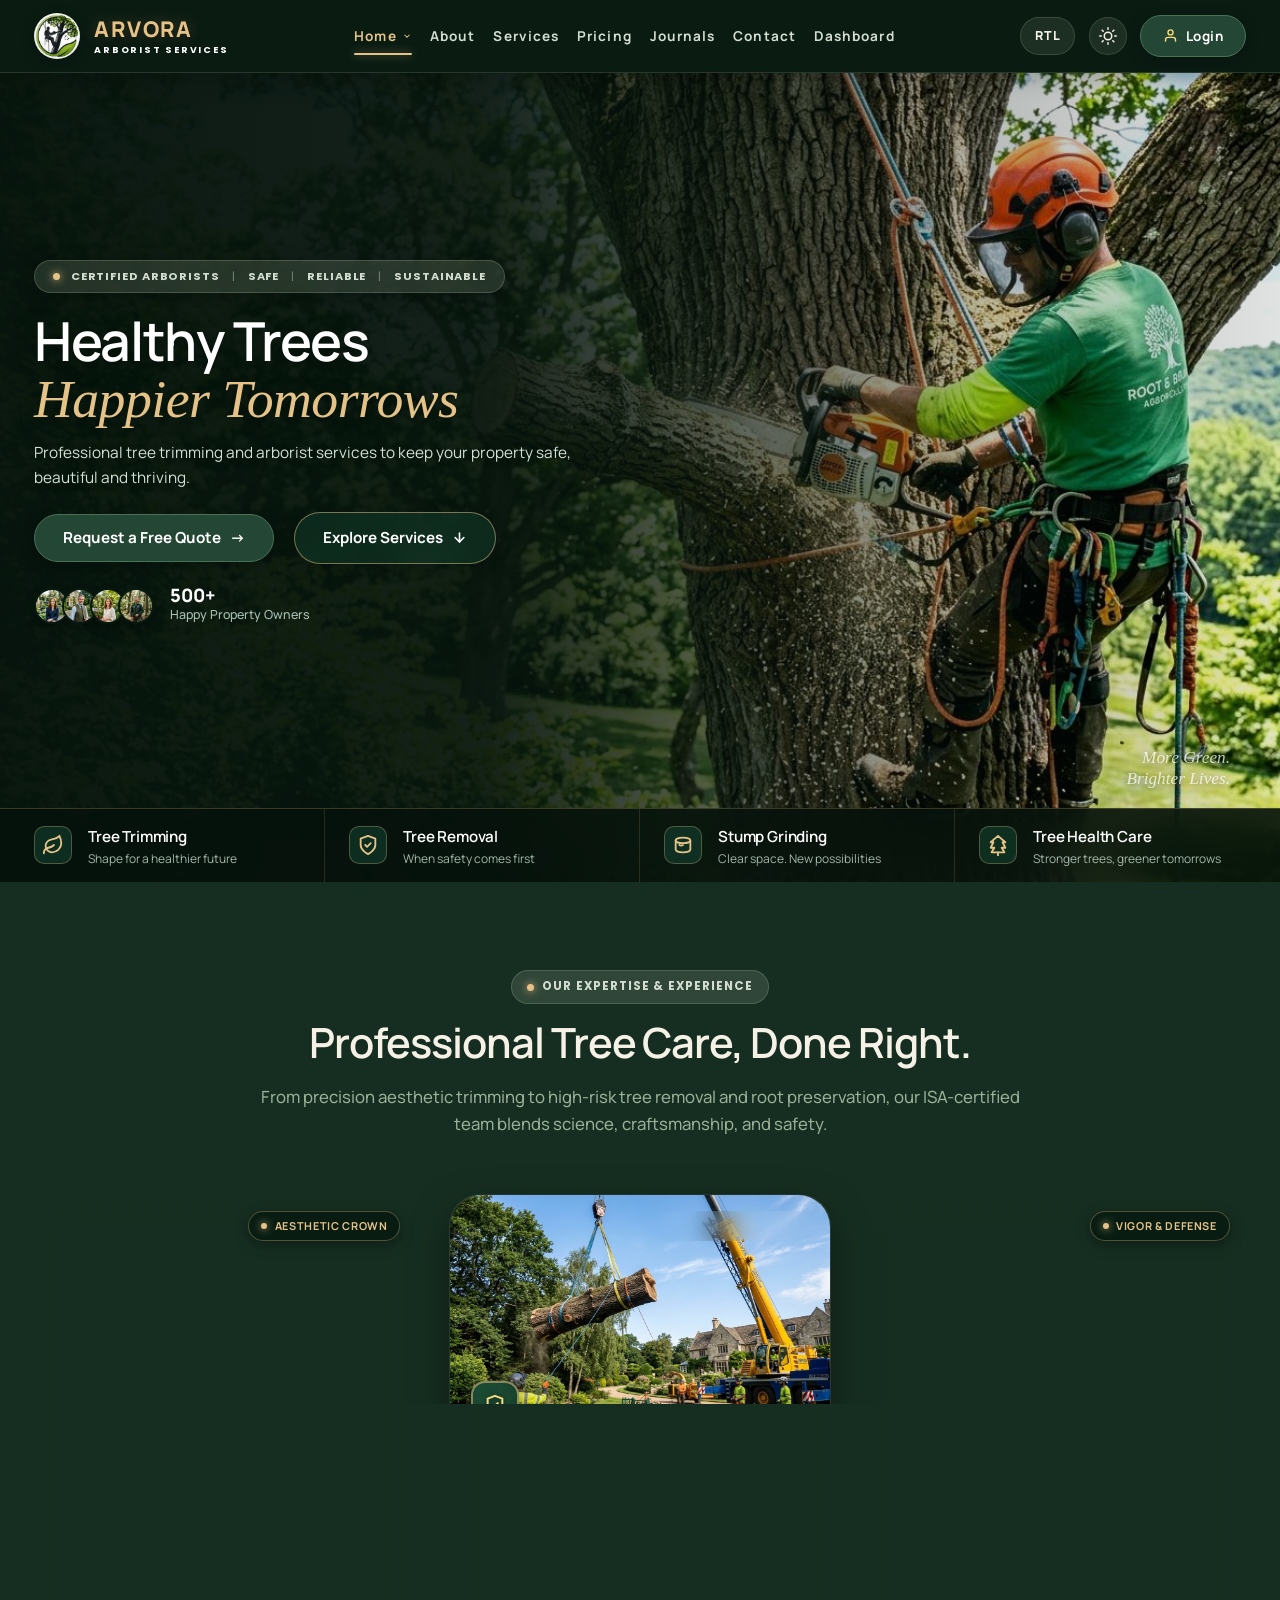
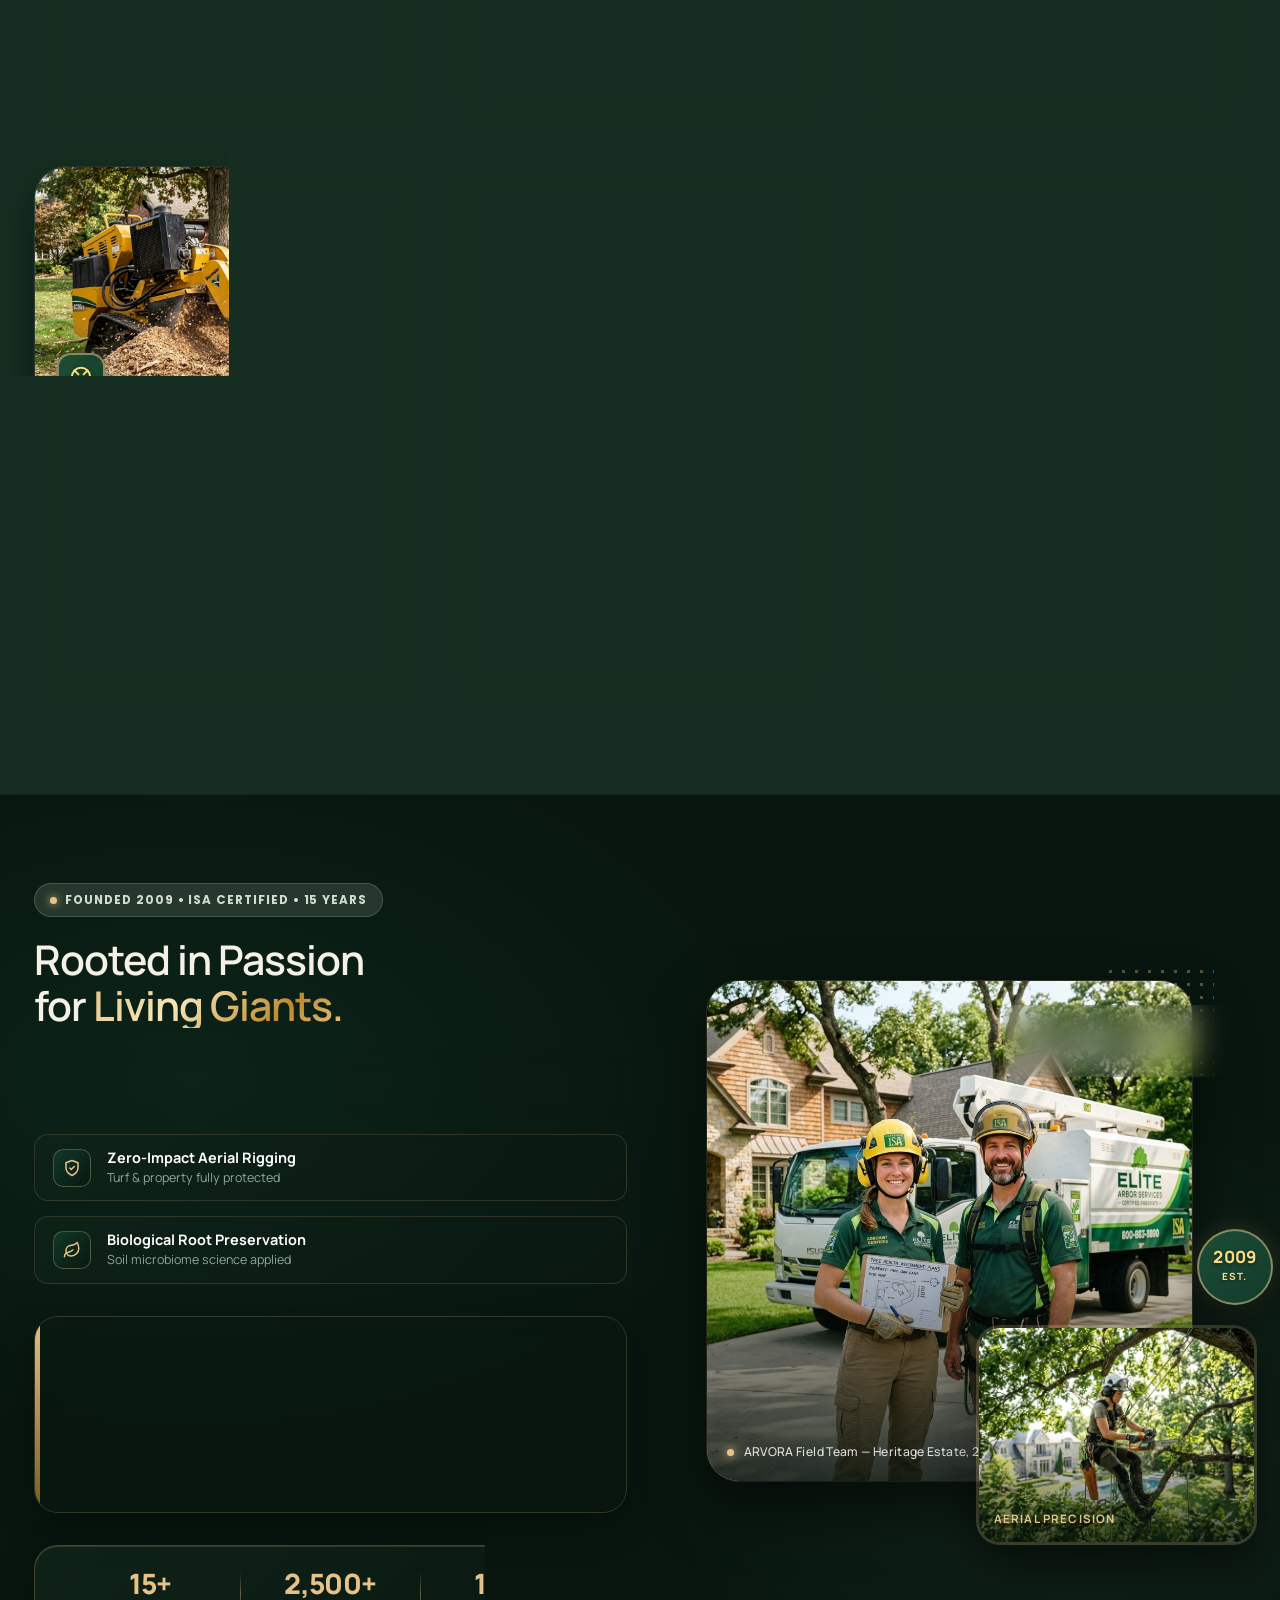
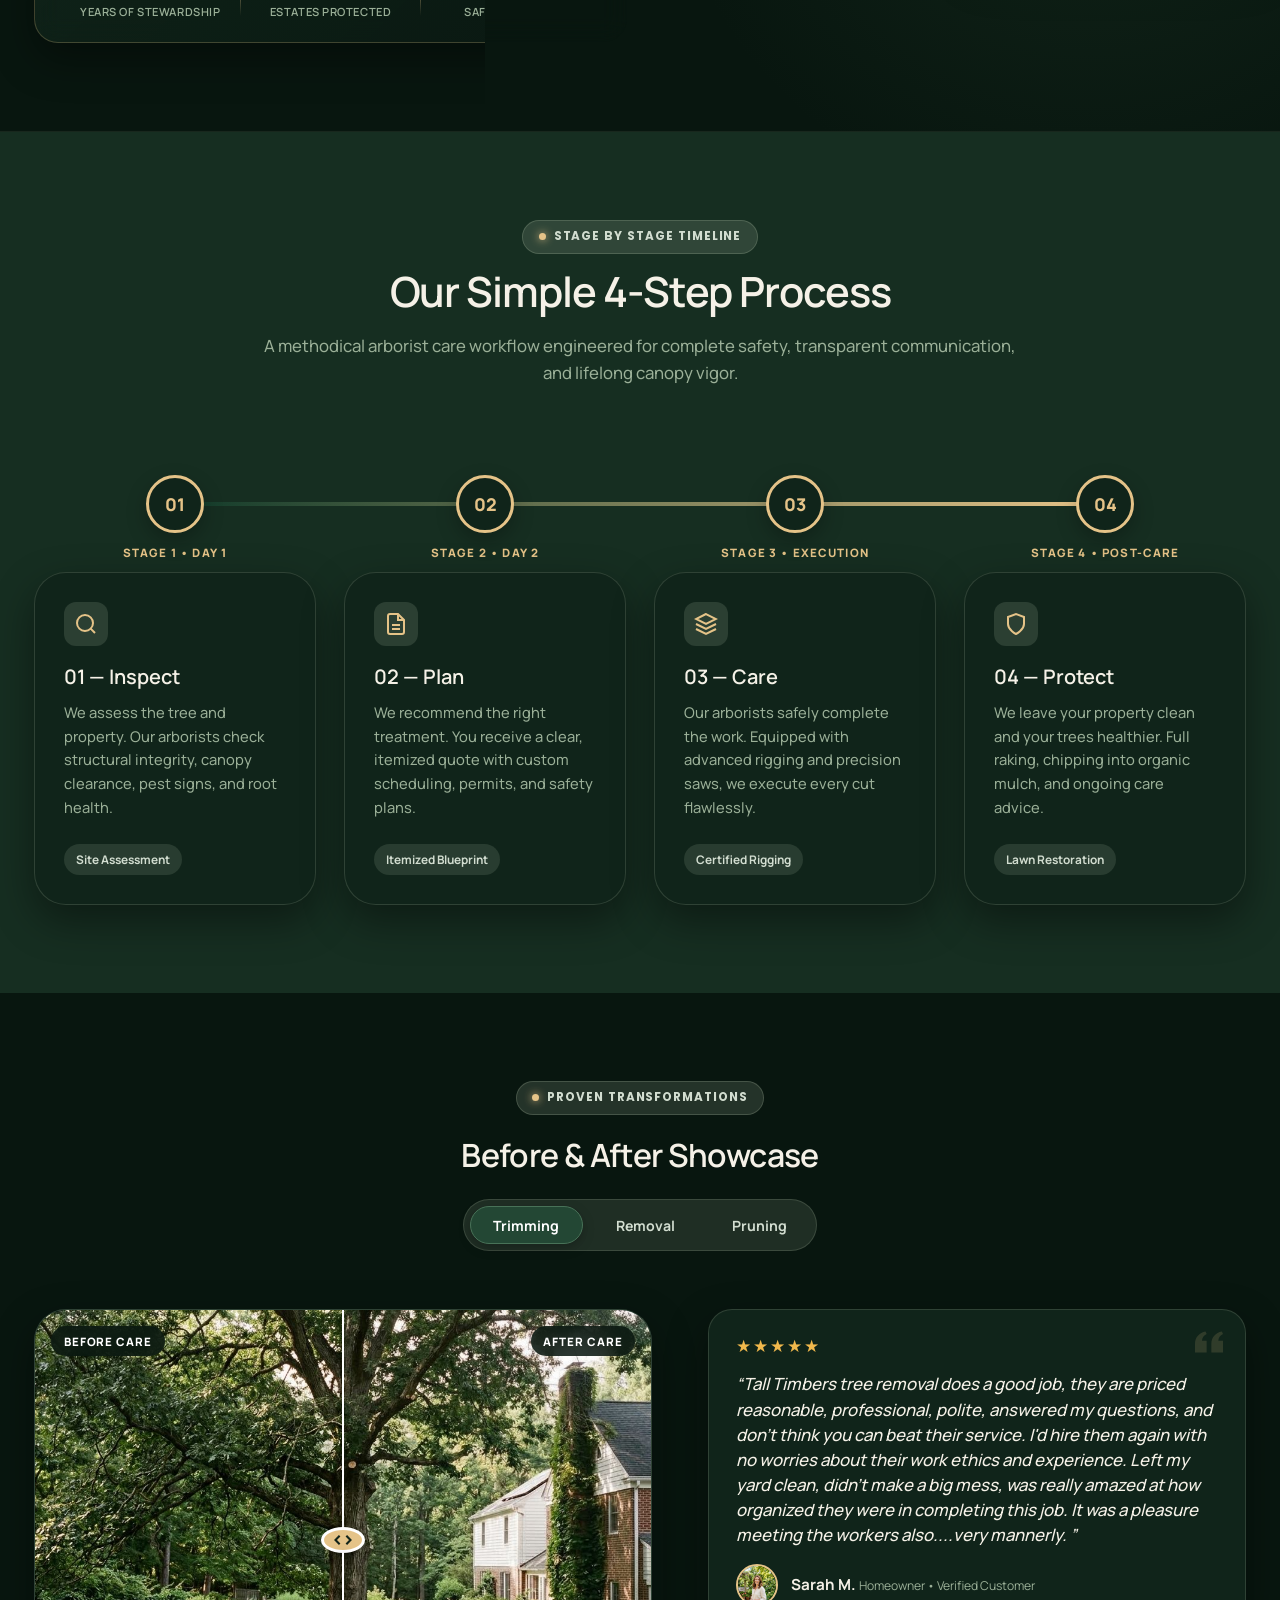
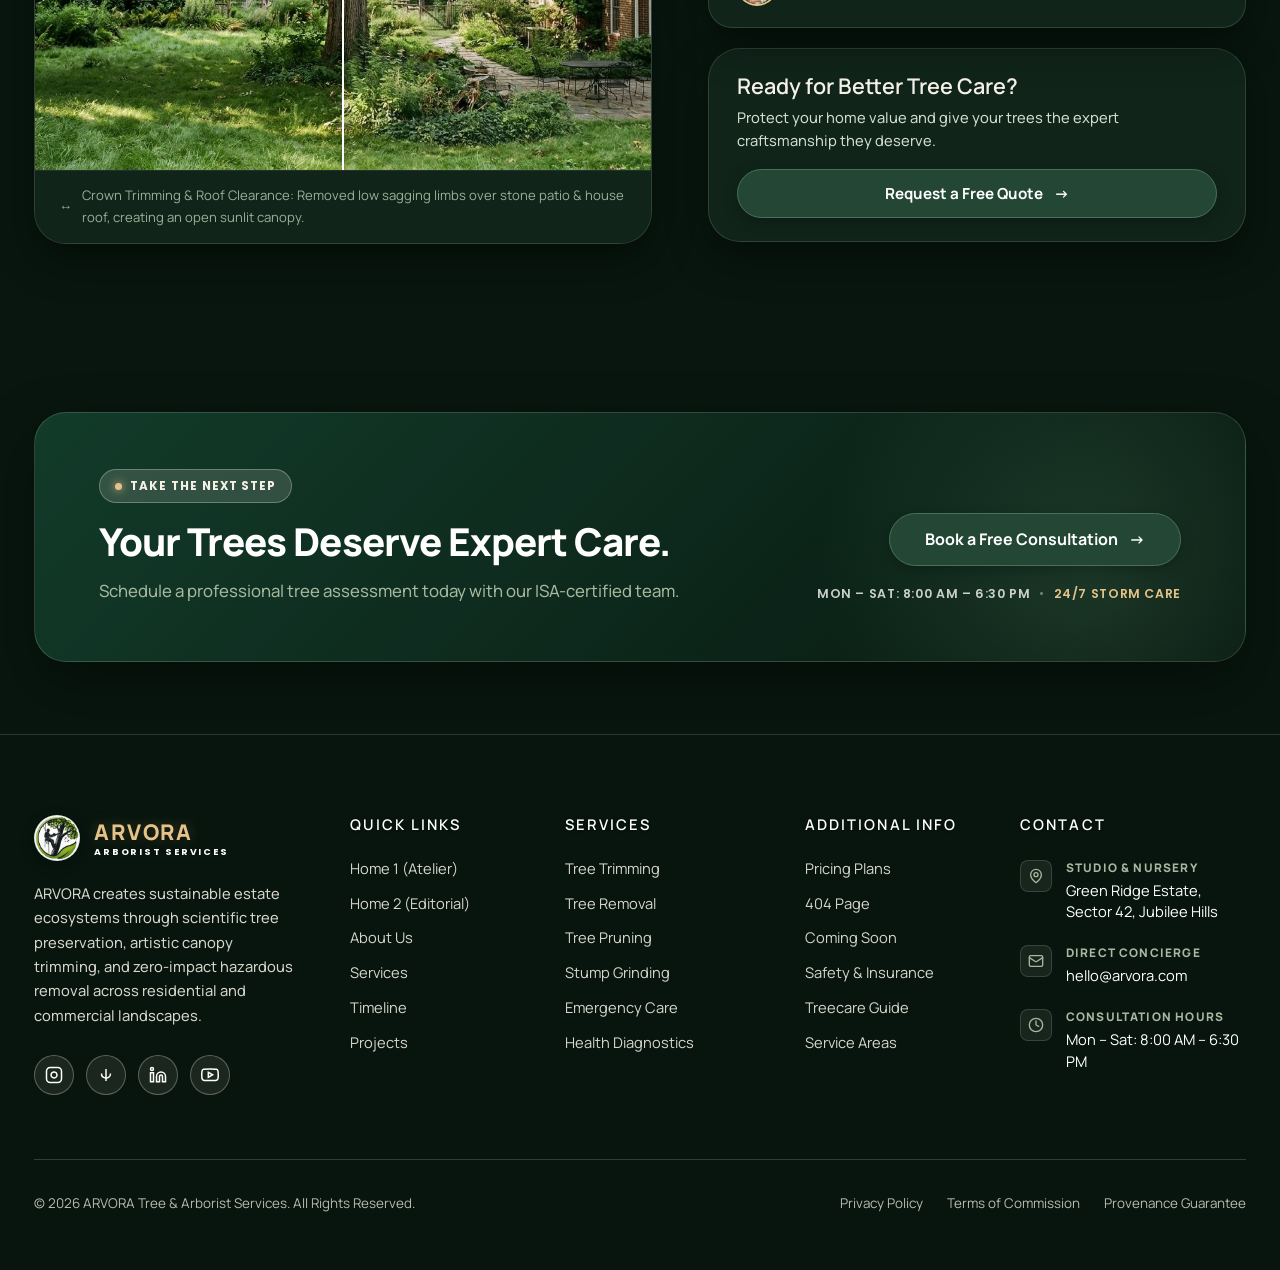
<file: index.html>
<!DOCTYPE html>
<html lang="en" dir="ltr" data-theme="dark">

<head>
  <meta charset="UTF-8" />
  <meta name="viewport" content="width=device-width, initial-scale=1.0" />
  <title>ARVORA — Care for Trees. Care for Life. | Professional Arborist Services</title>
  <meta name="description"
    content="ARVORA provides premium tree trimming, pruning, hazardous tree removal, and expert arborist care to keep your property safe and your trees thriving." />

  <link rel="icon" type="image/png" href="assets/logo.png" />
  <link rel="apple-touch-icon" href="assets/logo.png" />

  <link rel="preconnect" href="https://fonts.googleapis.com" />
  <link rel="preconnect" href="https://fonts.gstatic.com" crossorigin />
  <link
    href="https://fonts.googleapis.com/css2?family=Manrope:wght@300;400;500;600;700;800&family=Poppins:ital,wght@0,400;0,500;0,600;0,700;1,400&display=swap"
    rel="stylesheet" />

  <script src="theme-sync.js"></script>

  <link rel="stylesheet" href="index.css" />
</head>

<body class="has-fixed-header">
  <div class="ambient-glow glow-1" aria-hidden="true"></div>
  <div class="ambient-glow glow-2" aria-hidden="true"></div>

  <header class="atelier-header" id="mainHeader">
    <div class="container header-container">
      <a href="#hero" class="brand-logo" id="headerBrandLogo" aria-label="ARVORA Home">
        <span class="logo-mark">
          <img src="assets/logo.png" alt="ARVORA Logo" class="brand-img" width="46" height="46" />
        </span>
        <span class="brand-text-wrap">
          <span class="brand-name">ARVORA</span>
          <span class="brand-sub">ARBORIST SERVICES</span>
        </span>
      </a>

      <nav class="nav-menu" id="navMenu" aria-label="Primary Navigation">
        <ul class="nav-list">
          <li class="nav-item has-dropdown">
            <a href="#hero" class="nav-link active" aria-haspopup="true" aria-expanded="false">
              <span>Home</span>
              <svg class="dropdown-caret" width="10" height="10" viewBox="0 0 24 24" fill="none" stroke="currentColor"
                stroke-width="2.5">
                <polyline points="6 9 12 15 18 9"></polyline>
              </svg>
            </a>
            <ul class="dropdown-menu">
              <li>
                <a href="index.html" class="dropdown-link active">
                  <span class="dropdown-dot"></span>
                  <div class="dropdown-info">
                    <span class="dropdown-title">Home 1 <span class="dropdown-tag">Current</span></span>
                    <span class="dropdown-desc">Atelier & Field Services</span>
                  </div>
                </a>
              </li>
              <li>
                <a href="home2.html" class="dropdown-link">
                  <span class="dropdown-dot"></span>
                  <div class="dropdown-info">
                    <span class="dropdown-title">Home 2 <span class="dropdown-badge">New</span></span>
                    <span class="dropdown-desc">Nature Magazine & Editorial</span>
                  </div>
                </a>
              </li>
            </ul>
          </li>
          <li class="nav-item"><a href="about.html" class="nav-link">About</a></li>
          <li class="nav-item"><a href="service.html" class="nav-link">Services</a></li>
          <li class="nav-item"><a href="pricing.html" class="nav-link">Pricing</a></li>
          <li class="nav-item"><a href="journal.html" class="nav-link">Journals</a></li>
          <li class="nav-item"><a href="contact.html" class="nav-link">Contact</a></li>
          <li class="nav-item"><a href="dashboard.html" class="nav-link" id="navDashboardLink">Dashboard</a></li>
        </ul>
      </nav>

      <div class="header-actions">
        <button class="ctrl-btn rtl-toggle-btn" id="rtlToggleBtn" aria-label="Toggle Right to Left direction"
          title="Toggle RTL layout">
          <span class="rtl-label" id="rtlBtnText">RTL</span>
        </button>

        <button class="ctrl-btn theme-toggle-btn" id="themeToggleBtn" aria-label="Toggle dark/light theme"
          title="Toggle theme">
          <span class="theme-icon moon-icon">
            <svg width="18" height="18" viewBox="0 0 24 24" fill="none" stroke="currentColor" stroke-width="2"
              stroke-linecap="round" stroke-linejoin="round">
              <path d="M21 12.79A9 9 0 1 1 11.21 3 7 7 0 0 0 21 12.79z"></path>
            </svg>
          </span>
          <span class="theme-icon sun-icon">
            <svg width="18" height="18" viewBox="0 0 24 24" fill="none" stroke="currentColor" stroke-width="2"
              stroke-linecap="round" stroke-linejoin="round">
              <circle cx="12" cy="12" r="5"></circle>
              <line x1="12" y1="1" x2="12" y2="3"></line>
              <line x1="12" y1="21" x2="12" y2="23"></line>
              <line x1="4.22" y1="4.22" x2="5.64" y2="5.64"></line>
              <line x1="18.36" y1="18.36" x2="19.78" y2="19.78"></line>
              <line x1="1" y1="12" x2="3" y2="12"></line>
              <line x1="21" y1="12" x2="23" y2="12"></line>
              <line x1="4.22" y1="19.78" x2="5.64" y2="18.36"></line>
              <line x1="18.36" y1="5.64" x2="19.78" y2="4.22"></line>
            </svg>
          </span>
        </button>

        <a href="login.html" class="btn btn-login-pill" id="headerLoginBtn" aria-label="Account Login">
          <svg width="15" height="15" viewBox="0 0 24 24" fill="none" stroke="currentColor" stroke-width="2.2"
            stroke-linecap="round" stroke-linejoin="round" class="login-user-icon">
            <path d="M20 21v-2a4 4 0 0 0-4-4H8a4 4 0 0 0-4 4v2"></path>
            <circle cx="12" cy="7" r="4"></circle>
          </svg>
          <span>Login</span>
        </a>

        <button class="hamburger-btn" id="hamburgerBtn" aria-label="Toggle mobile menu" aria-expanded="false">
          <span class="bar bar-1"></span>
          <span class="bar bar-2"></span>
          <span class="bar bar-3"></span>
        </button>
      </div>
    </div>
  </header>

  <div class="mobile-drawer" id="mobileDrawer" aria-hidden="true">
    <div class="drawer-backdrop" id="drawerBackdrop"></div>
    <div class="drawer-content">
      <div class="drawer-top">
        <div class="brand-logo">
          <span class="logo-mark small">
            <img src="assets/logo.png" alt="ARVORA Logo" class="brand-img" width="36" height="36" />
          </span>
          <span class="brand-text-wrap">
            <span class="brand-name">ARVORA</span>
            <span class="brand-sub">ARBORIST SERVICES</span>
          </span>
        </div>
        <button class="drawer-close-btn" id="drawerCloseBtn" aria-label="Close menu">&times;</button>
      </div>


      <div class="drawer-home-switcher">
        <span class="drawer-switcher-label">Explore Home Layout:</span>
        <div class="drawer-switcher-btns">
          <a href="index.html" class="drawer-switch-pill active">Home 1 (Atelier)</a>
          <a href="home2.html" class="drawer-switch-pill">Home 2 (Editorial) <span class="mini-badge">New</span></a>
        </div>
      </div>

      <ul class="drawer-nav-list">
        <li><a href="about.html" class="drawer-link">About ARVORA</a></li>
        <li><a href="service.html" class="drawer-link">Services</a></li>
        <li><a href="pricing.html" class="drawer-link">Pricing</a></li>
        <li><a href="journal.html" class="drawer-link">Journals</a></li>
        <li><a href="contact.html" class="drawer-link">Contact</a></li>
        <li><a href="dashboard.html" class="drawer-link">Dashboard</a></li>
      </ul>

      <div class="drawer-cta-wrap" style="display: flex; flex-direction: column; gap: 0.75rem;">
        <a href="login.html" class="btn btn-login-pill btn-block" style="justify-content: center;">
          <svg width="15" height="15" viewBox="0 0 24 24" fill="none" stroke="currentColor" stroke-width="2.2"
            stroke-linecap="round" stroke-linejoin="round" class="login-user-icon">
            <path d="M20 21v-2a4 4 0 0 0-4-4H8a4 4 0 0 0-4 4v2"></path>
            <circle cx="12" cy="7" r="4"></circle>
          </svg>
          <span>Client & Arborist Login</span>
        </a>
        <button class="btn btn-quote-pill btn-block open-quote-modal">
          <span>Request Free Assessment</span>
          <span class="btn-arrow">→</span>
        </button>
      </div>

      <div class="drawer-footer-contact">
        <p class="drawer-contact-line">Direct Concierge: <strong>hello@arvora.com</strong></p>
        <p class="drawer-contact-line">Phone & WhatsApp: <strong>+91 98490 24000</strong></p>
      </div>
    </div>
  </div>

  <main>
    <section class="section hero-section hero-cinematic-banner" id="hero">
      <div class="hero-backdrop-layer">
        <img src="assets/hero_tree_arborist.jpg" alt="Certified arborist performing precision tree surgery"
          class="hero-bg-img" />
        <div class="hero-bg-gradient-mask"></div>
      </div>

      <div class="container hero-container">
        <div class="hero-main-content">
          <div class="badge-pill hero-tagline" id="heroTaglineBadge">
            <span class="badge-dot"></span>
            <span class="hero-tag-main">CERTIFIED ARBORISTS</span>
            <span class="hero-tag-extra">
              <span class="tag-sep">|</span>
              <span>SAFE</span>
              <span class="tag-sep">|</span>
              <span>RELIABLE</span>
              <span class="tag-sep">|</span>
              <span>SUSTAINABLE</span>
            </span>
          </div>

          <h1 class="hero-title">
            Healthy Trees <br />
            <span class="title-serif-italic">Happier Tomorrows</span>
          </h1>

          <p class="hero-description">
            Professional tree trimming and arborist services to keep your property safe, beautiful and thriving.
          </p>

          <div class="hero-btn-group">
            <button class="btn btn-primary btn-hero-pill open-quote-modal" id="heroQuoteBtn">
              <span>Request a Free Quote</span>
              <span class="btn-arrow">→</span>
            </button>
            <a href="#services" class="btn btn-secondary btn-hero-pill" id="heroExploreBtn">
              <span>Explore Services</span>
              <svg width="15" height="15" viewBox="0 0 24 24" fill="none" stroke="currentColor" stroke-width="2.5"
                stroke-linecap="round" stroke-linejoin="round" class="btn-arrow-down" aria-hidden="true">
                <line x1="12" y1="5" x2="12" y2="19"></line>
                <polyline points="19 12 12 19 5 12"></polyline>
              </svg>
            </a>
          </div>

          <div class="hero-social-proof">
            <div class="proof-avatars">
              <img src="assets/client_elena.jpg" alt="Client testimonial avatar" class="proof-avatar" />
              <img src="assets/client_julian.jpg" alt="Client testimonial avatar" class="proof-avatar" />
              <img src="assets/sarah_m.jpg" alt="Client testimonial avatar" class="proof-avatar" />
              <img src="assets/team_david.jpg" alt="Client testimonial avatar" class="proof-avatar" />
            </div>
            <div class="proof-text">
              <strong class="proof-count">500+</strong>
              <span class="proof-label">Happy Property Owners</span>
            </div>
          </div>
        </div>

        <div class="hero-script-stamp" aria-hidden="true">
          <span>More Green.</span>
          <span>Brighter Lives.</span>
        </div>
      </div>

      <div class="hero-feature-bar">
        <div class="container feature-bar-container">
          <div class="feature-bar-grid">
            <div class="feature-bar-item">
              <div class="feature-bar-icon">
                <svg width="22" height="22" viewBox="0 0 24 24" fill="none" stroke="currentColor" stroke-width="2"
                  stroke-linecap="round" stroke-linejoin="round">
                  <path d="M11 20A7 7 0 0 1 9.8 6.1C15.5 5 17 4.48 19 2c1 2 2 4.18 2 8 0 5.5-4.78 10-10 10Z"></path>
                  <path d="M2 21c0-3 1.85-5.36 5.08-6C9.5 14.52 12 13 13 12"></path>
                </svg>
              </div>
              <div class="feature-bar-content">
                <strong class="feature-bar-title">Tree Trimming</strong>
                <span class="feature-bar-desc">Shape for a healthier future</span>
              </div>
            </div>

            <div class="feature-bar-item">
              <div class="feature-bar-icon">
                <svg width="22" height="22" viewBox="0 0 24 24" fill="none" stroke="currentColor" stroke-width="2"
                  stroke-linecap="round" stroke-linejoin="round">
                  <path d="M12 22s8-4 8-10V5l-8-3-8 3v7c0 6 8 10 8 10z"></path>
                  <polyline points="9 12 11 14 15 10"></polyline>
                </svg>
              </div>
              <div class="feature-bar-content">
                <strong class="feature-bar-title">Tree Removal</strong>
                <span class="feature-bar-desc">When safety comes first</span>
              </div>
            </div>

            <div class="feature-bar-item">
              <div class="feature-bar-icon">
                <svg width="22" height="22" viewBox="0 0 24 24" fill="none" stroke="currentColor" stroke-width="2"
                  stroke-linecap="round" stroke-linejoin="round">
                  <ellipse cx="12" cy="7" rx="8" ry="3"></ellipse>
                  <path d="M4 7v10c0 1.66 3.58 3 8 3s8-1.34 8-3V7"></path>
                  <path d="M8 12c1.5 1 2.5 1 4 0"></path>
                </svg>
              </div>
              <div class="feature-bar-content">
                <strong class="feature-bar-title">Stump Grinding</strong>
                <span class="feature-bar-desc">Clear space. New possibilities</span>
              </div>
            </div>

            <div class="feature-bar-item">
              <div class="feature-bar-icon">
                <svg width="22" height="22" viewBox="0 0 24 24" fill="none" stroke="currentColor" stroke-width="2"
                  stroke-linecap="round" stroke-linejoin="round">
                  <path d="M12 2L4 9h3l-3 6h4l-3 5h14l-3-5h4l-3-6h3L12 2z"></path>
                  <line x1="12" y1="20" x2="12" y2="24"></line>
                </svg>
              </div>
              <div class="feature-bar-content">
                <strong class="feature-bar-title">Tree Health Care</strong>
                <span class="feature-bar-desc">Stronger trees, greener tomorrows</span>
              </div>
            </div>
          </div>
        </div>
      </div>
    </section>

    <section class="section services-section" id="services">
      <div class="container">
        <div class="section-header text-center">
          <div class="badge-pill">
            <span class="badge-dot"></span>
            <span class="badge-text">OUR EXPERTISE & EXPERIENCE</span>
          </div>
          <h2 class="section-title">Professional Tree Care, Done Right.</h2>
          <p class="section-subtitle">
            From precision aesthetic trimming to high-risk tree removal and root preservation, our ISA-certified team
            blends science, craftsmanship, and safety.
          </p>
        </div>

        <div class="services-grid services-asymmetric-grid">

          <article class="service-card card-trimming">
            <div class="card-media">
              <img src="assets/service_trimming.jpg" alt="Precision Tree Trimming service" class="card-img"
                loading="lazy" />
              <div class="card-media-overlay"></div>
              <div class="card-media-top">
                <span class="service-tag"><span class="tag-pulse"></span>Aesthetic Crown</span>
              </div>
            </div>
            <div class="service-floating-icon">
              <svg width="20" height="20" viewBox="0 0 24 24" fill="none" stroke="currentColor" stroke-width="2"
                stroke-linecap="round" stroke-linejoin="round">
                <circle cx="6" cy="6" r="3"></circle>
                <circle cx="6" cy="18" r="3"></circle>
                <line x1="20" y1="4" x2="8.12" y2="15.88"></line>
                <line x1="14.47" y1="14.48" x2="20" y2="20"></line>
                <line x1="8.12" y1="8.12" x2="12" y2="12"></line>
              </svg>
            </div>
            <div class="card-body">
              <div class="card-header-row">
                <h3 class="service-title">Tree Trimming</h3>
                <span class="service-num-watermark">01</span>
              </div>
              <p class="service-desc">
                Precision crown shaping and architectural clearance trimming to balance aesthetic silhouette and
                safeguard property rooflines.
              </p>
              <ul class="service-specs-list">
                <li class="spec-item">
                  <svg class="spec-check-icon" width="13" height="13" viewBox="0 0 24 24" fill="none"
                    stroke="currentColor" stroke-width="2.5" stroke-linecap="round" stroke-linejoin="round">
                    <polyline points="20 6 9 17 4 12"></polyline>
                  </svg>
                  <span>Precision Canopy Balancing</span>
                </li>
                <li class="spec-item">
                  <svg class="spec-check-icon" width="13" height="13" viewBox="0 0 24 24" fill="none"
                    stroke="currentColor" stroke-width="2.5" stroke-linecap="round" stroke-linejoin="round">
                    <polyline points="20 6 9 17 4 12"></polyline>
                  </svg>
                  <span>Roof & Powerline Clearance</span>
                </li>
                <li class="spec-item">
                  <svg class="spec-check-icon" width="13" height="13" viewBox="0 0 24 24" fill="none"
                    stroke="currentColor" stroke-width="2.5" stroke-linecap="round" stroke-linejoin="round">
                    <polyline points="20 6 9 17 4 12"></polyline>
                  </svg>
                  <span>Sunlight & Airflow Sculpting</span>
                </li>
              </ul>
              <div class="card-footer-row">
                <span class="service-meta-stat">ISA Standard</span>
                <button class="service-link-btn open-quote-modal" data-service="Tree Trimming">
                  <span>Learn More</span>
                  <svg class="arrow-svg" width="13" height="13" viewBox="0 0 24 24" fill="none" stroke="currentColor"
                    stroke-width="2.5" stroke-linecap="round" stroke-linejoin="round">
                    <line x1="5" y1="12" x2="19" y2="12"></line>
                    <polyline points="12 5 19 12 12 19"></polyline>
                  </svg>
                </button>
              </div>
            </div>
          </article>

          <article class="service-card card-removal">
            <div class="card-media">
              <img src="assets/service_removal.jpg" alt="Crane assisted Tree Removal" class="card-img" loading="lazy" />
              <div class="card-media-overlay"></div>
              <div class="card-media-top">
                <span class="service-tag"><span class="tag-pulse"></span>Zero-Impact Crane</span>
              </div>
            </div>
            <div class="service-floating-icon">
              <svg width="20" height="20" viewBox="0 0 24 24" fill="none" stroke="currentColor" stroke-width="2"
                stroke-linecap="round" stroke-linejoin="round">
                <path d="M12 22s8-4 8-10V5l-8-3-8 3v7c0 6 8 10 8 10z"></path>
                <polyline points="9 12 11 14 15 10"></polyline>
              </svg>
            </div>
            <div class="card-body">
              <div class="card-header-row">
                <h3 class="service-title">Tree Removal</h3>
                <span class="service-num-watermark">02</span>
              </div>
              <p class="service-desc">
                Safe, zero-impact aerial dismantling and crane-assisted tree removal for hazardous or structurally
                compromised trees.
              </p>
              <ul class="service-specs-list">
                <li class="spec-item">
                  <svg class="spec-check-icon" width="13" height="13" viewBox="0 0 24 24" fill="none"
                    stroke="currentColor" stroke-width="2.5" stroke-linecap="round" stroke-linejoin="round">
                    <polyline points="20 6 9 17 4 12"></polyline>
                  </svg>
                  <span>Aerial Rigging & Crane Dismantling</span>
                </li>
                <li class="spec-item">
                  <svg class="spec-check-icon" width="13" height="13" viewBox="0 0 24 24" fill="none"
                    stroke="currentColor" stroke-width="2.5" stroke-linecap="round" stroke-linejoin="round">
                    <polyline points="20 6 9 17 4 12"></polyline>
                  </svg>
                  <span>Zero Impact on Lawns & Roofs</span>
                </li>
                <li class="spec-item">
                  <svg class="spec-check-icon" width="13" height="13" viewBox="0 0 24 24" fill="none"
                    stroke="currentColor" stroke-width="2.5" stroke-linecap="round" stroke-linejoin="round">
                    <polyline points="20 6 9 17 4 12"></polyline>
                  </svg>
                  <span>Complete Timber & Debris Haul</span>
                </li>
              </ul>
              <div class="card-footer-row">
                <span class="service-meta-stat">High Precision</span>
                <button class="service-link-btn open-quote-modal" data-service="Tree Removal">
                  <span>Learn More</span>
                  <svg class="arrow-svg" width="13" height="13" viewBox="0 0 24 24" fill="none" stroke="currentColor"
                    stroke-width="2.5" stroke-linecap="round" stroke-linejoin="round">
                    <line x1="5" y1="12" x2="19" y2="12"></line>
                    <polyline points="12 5 19 12 12 19"></polyline>
                  </svg>
                </button>
              </div>
            </div>
          </article>

          <article class="service-card card-pruning">
            <div class="card-media">
              <img src="assets/service_pruning.jpg" alt="Arborists pruning tree crown" class="card-img"
                loading="lazy" />
              <div class="card-media-overlay"></div>
              <div class="card-media-top">
                <span class="service-tag"><span class="tag-pulse"></span>Vigor & Defense</span>
              </div>
            </div>
            <div class="service-floating-icon">
              <svg width="20" height="20" viewBox="0 0 24 24" fill="none" stroke="currentColor" stroke-width="2"
                stroke-linecap="round" stroke-linejoin="round">
                <path d="M11 20A7 7 0 0 1 9.8 6.1C15.5 5 17 4.48 19 2c1 2 2 4.18 2 8 0 5.5-4.78 10-10 10Z"></path>
                <path d="M2 21c0-3 1.85-5.36 5.08-6C9.5 14.52 12 13 13 12"></path>
              </svg>
            </div>
            <div class="card-body">
              <div class="card-header-row">
                <h3 class="service-title">Tree Pruning</h3>
                <span class="service-num-watermark">03</span>
              </div>
              <p class="service-desc">
                Targeted deadwood removal and crown thinning to enhance natural vigor, storm resistance, and
                generational tree health.
              </p>
              <ul class="service-specs-list">
                <li class="spec-item">
                  <svg class="spec-check-icon" width="13" height="13" viewBox="0 0 24 24" fill="none"
                    stroke="currentColor" stroke-width="2.5" stroke-linecap="round" stroke-linejoin="round">
                    <polyline points="20 6 9 17 4 12"></polyline>
                  </svg>
                  <span>Deadwood & Hazard Mitigation</span>
                </li>
                <li class="spec-item">
                  <svg class="spec-check-icon" width="13" height="13" viewBox="0 0 24 24" fill="none"
                    stroke="currentColor" stroke-width="2.5" stroke-linecap="round" stroke-linejoin="round">
                    <polyline points="20 6 9 17 4 12"></polyline>
                  </svg>
                  <span>Storm Wind Deflection Tuning</span>
                </li>
                <li class="spec-item">
                  <svg class="spec-check-icon" width="13" height="13" viewBox="0 0 24 24" fill="none"
                    stroke="currentColor" stroke-width="2.5" stroke-linecap="round" stroke-linejoin="round">
                    <polyline points="20 6 9 17 4 12"></polyline>
                  </svg>
                  <span>Seasonal Growth Direction</span>
                </li>
              </ul>
              <div class="card-footer-row">
                <span class="service-meta-stat">Master Craft</span>
                <button class="service-link-btn open-quote-modal" data-service="Tree Pruning">
                  <span>Learn More</span>
                  <svg class="arrow-svg" width="13" height="13" viewBox="0 0 24 24" fill="none" stroke="currentColor"
                    stroke-width="2.5" stroke-linecap="round" stroke-linejoin="round">
                    <line x1="5" y1="12" x2="19" y2="12"></line>
                    <polyline points="12 5 19 12 12 19"></polyline>
                  </svg>
                </button>
              </div>
            </div>
          </article>

          <article class="service-card card-stump">
            <div class="card-media">
              <img src="assets/service_stump.jpg" alt="Commercial Stump Grinding machine" class="card-img"
                loading="lazy" />
              <div class="card-media-overlay"></div>
              <div class="card-media-top">
                <span class="service-tag"><span class="tag-pulse"></span>Sub-Turf Clearance</span>
              </div>
            </div>
            <div class="service-floating-icon">
              <svg width="20" height="20" viewBox="0 0 24 24" fill="none" stroke="currentColor" stroke-width="2"
                stroke-linecap="round" stroke-linejoin="round">
                <circle cx="12" cy="12" r="10"></circle>
                <path d="m4.93 4.93 4.24 4.24"></path>
                <path d="m14.83 9.17 4.24-4.24"></path>
                <path d="m14.83 14.83 4.24 4.24"></path>
                <path d="m9.17 14.83-4.24 4.24"></path>
              </svg>
            </div>
            <div class="card-body">
              <div class="card-header-row">
                <h3 class="service-title">Stump Grinding</h3>
                <span class="service-num-watermark">04</span>
              </div>
              <p class="service-desc">
                Complete subterranean stump and root elimination up to 14 inches below turf level to remove hazards,
                pests, and restore ground.
              </p>
              <ul class="service-specs-list">
                <li class="spec-item">
                  <svg class="spec-check-icon" width="13" height="13" viewBox="0 0 24 24" fill="none"
                    stroke="currentColor" stroke-width="2.5" stroke-linecap="round" stroke-linejoin="round">
                    <polyline points="20 6 9 17 4 12"></polyline>
                  </svg>
                  <span>14-Inch Deep Sub-Turf Grinding</span>
                </li>
                <li class="spec-item">
                  <svg class="spec-check-icon" width="13" height="13" viewBox="0 0 24 24" fill="none"
                    stroke="currentColor" stroke-width="2.5" stroke-linecap="round" stroke-linejoin="round">
                    <polyline points="20 6 9 17 4 12"></polyline>
                  </svg>
                  <span>Root Zone Organic Neutralization</span>
                </li>
                <li class="spec-item">
                  <svg class="spec-check-icon" width="13" height="13" viewBox="0 0 24 24" fill="none"
                    stroke="currentColor" stroke-width="2.5" stroke-linecap="round" stroke-linejoin="round">
                    <polyline points="20 6 9 17 4 12"></polyline>
                  </svg>
                  <span>Replanting & Sod Ready Prep</span>
                </li>
              </ul>
              <div class="card-footer-row">
                <span class="service-meta-stat">Full Remediation</span>
                <button class="service-link-btn open-quote-modal" data-service="Stump Grinding">
                  <span>Learn More</span>
                  <svg class="arrow-svg" width="13" height="13" viewBox="0 0 24 24" fill="none" stroke="currentColor"
                    stroke-width="2.5" stroke-linecap="round" stroke-linejoin="round">
                    <line x1="5" y1="12" x2="19" y2="12"></line>
                    <polyline points="12 5 19 12 12 19"></polyline>
                  </svg>
                </button>
              </div>
            </div>
          </article>

          <article class="service-card card-emergency">
            <div class="card-media">
              <img src="assets/service_emergency.jpg" alt="Emergency storm damage tree care crew" class="card-img"
                loading="lazy" />
              <div class="card-media-overlay"></div>
              <div class="card-media-top">
                <span class="service-tag"><span class="tag-pulse"></span>24/7 Rapid Dispatch</span>
              </div>
            </div>
            <div class="service-floating-icon">
              <svg width="20" height="20" viewBox="0 0 24 24" fill="none" stroke="currentColor" stroke-width="2"
                stroke-linecap="round" stroke-linejoin="round">
                <path d="M13 2L3 14h9l-1 8 10-12h-9l1-8z"></path>
              </svg>
            </div>
            <div class="card-body">
              <div class="card-header-row">
                <h3 class="service-title">Emergency Tree Care</h3>
                <span class="service-num-watermark">05</span>
              </div>
              <p class="service-desc">
                Immediate dispatch for storm damage, fallen limbs, high-tension hazards, and critical structural
                stabilization 24/7.
              </p>
              <ul class="service-specs-list">
                <li class="spec-item">
                  <svg class="spec-check-icon" width="13" height="13" viewBox="0 0 24 24" fill="none"
                    stroke="currentColor" stroke-width="2.5" stroke-linecap="round" stroke-linejoin="round">
                    <polyline points="20 6 9 17 4 12"></polyline>
                  </svg>
                  <span>Rapid 60-Minute Team Mobilization</span>
                </li>
                <li class="spec-item">
                  <svg class="spec-check-icon" width="13" height="13" viewBox="0 0 24 24" fill="none"
                    stroke="currentColor" stroke-width="2.5" stroke-linecap="round" stroke-linejoin="round">
                    <polyline points="20 6 9 17 4 12"></polyline>
                  </svg>
                  <span>Fallen Trunk & Roof Stabilization</span>
                </li>
                <li class="spec-item">
                  <svg class="spec-check-icon" width="13" height="13" viewBox="0 0 24 24" fill="none"
                    stroke="currentColor" stroke-width="2.5" stroke-linecap="round" stroke-linejoin="round">
                    <polyline points="20 6 9 17 4 12"></polyline>
                  </svg>
                  <span>High-Voltage Hazard Isolation</span>
                </li>
              </ul>
              <div class="card-footer-row">
                <span class="service-meta-stat">Priority 24/7</span>
                <button class="service-link-btn open-quote-modal" data-service="Emergency Tree Care">
                  <span>Learn More</span>
                  <svg class="arrow-svg" width="13" height="13" viewBox="0 0 24 24" fill="none" stroke="currentColor"
                    stroke-width="2.5" stroke-linecap="round" stroke-linejoin="round">
                    <line x1="5" y1="12" x2="19" y2="12"></line>
                    <polyline points="12 5 19 12 12 19"></polyline>
                  </svg>
                </button>
              </div>
            </div>
          </article>

          <article class="service-card card-health">
            <div class="card-media">
              <img src="assets/service_health.jpg" alt="Tree health and disease diagnostics" class="card-img"
                loading="lazy" />
              <div class="card-media-overlay"></div>
              <div class="card-media-top">
                <span class="service-tag"><span class="tag-pulse"></span>Sonic Tomography</span>
              </div>
            </div>
            <div class="service-floating-icon">
              <svg width="20" height="20" viewBox="0 0 24 24" fill="none" stroke="currentColor" stroke-width="2"
                stroke-linecap="round" stroke-linejoin="round">
                <circle cx="12" cy="12" r="10"></circle>
                <line x1="22" y1="12" x2="18" y2="12"></line>
                <line x1="6" y1="12" x2="2" y2="12"></line>
                <line x1="12" y1="6" x2="12" y2="2"></line>
                <line x1="12" y1="22" x2="12" y2="18"></line>
              </svg>
            </div>
            <div class="card-body">
              <div class="card-header-row">
                <h3 class="service-title">Tree Health Diagnostics</h3>
                <span class="service-num-watermark">06</span>
              </div>
              <p class="service-desc">
                Scientific pathology testing, fungal infection treatment, soil microbiome enrichment, and internal sonic
                decay assessments.
              </p>
              <ul class="service-specs-list">
                <li class="spec-item">
                  <svg class="spec-check-icon" width="13" height="13" viewBox="0 0 24 24" fill="none"
                    stroke="currentColor" stroke-width="2.5" stroke-linecap="round" stroke-linejoin="round">
                    <polyline points="20 6 9 17 4 12"></polyline>
                  </svg>
                  <span>Non-Invasive Sonic Tomography</span>
                </li>
                <li class="spec-item">
                  <svg class="spec-check-icon" width="13" height="13" viewBox="0 0 24 24" fill="none"
                    stroke="currentColor" stroke-width="2.5" stroke-linecap="round" stroke-linejoin="round">
                    <polyline points="20 6 9 17 4 12"></polyline>
                  </svg>
                  <span>Biological Soil & Root Assays</span>
                </li>
                <li class="spec-item">
                  <svg class="spec-check-icon" width="13" height="13" viewBox="0 0 24 24" fill="none"
                    stroke="currentColor" stroke-width="2.5" stroke-linecap="round" stroke-linejoin="round">
                    <polyline points="20 6 9 17 4 12"></polyline>
                  </svg>
                  <span>Targeted Fungal Pathology Cure</span>
                </li>
              </ul>
              <div class="card-footer-row">
                <span class="service-meta-stat">Lab Certified</span>
                <button class="service-link-btn open-quote-modal" data-service="Tree Health Diagnostics">
                  <span>Learn More</span>
                  <svg class="arrow-svg" width="13" height="13" viewBox="0 0 24 24" fill="none" stroke="currentColor"
                    stroke-width="2.5" stroke-linecap="round" stroke-linejoin="round">
                    <line x1="5" y1="12" x2="19" y2="12"></line>
                    <polyline points="12 5 19 12 12 19"></polyline>
                  </svg>
                </button>
              </div>
            </div>
          </article>

        </div>
      </div>
    </section>

    <section class="section story-section about-section" id="about">
      <div class="story-ambient-bg" aria-hidden="true"></div>

      <div class="container story-container">

        <div class="story-content-col">

          <div class="badge-pill story-badge-pill">
            <span class="badge-dot"></span>
            <span class="badge-text">FOUNDED 2009 • ISA CERTIFIED • 15 YEARS</span>
          </div>

          <h2 class="section-title story-heading">
            Rooted in Passion<br>
            for <span class="text-highlight">Living Giants.</span>
          </h2>

          <div class="story-pillars">
            <div class="story-pillar">
              <div class="pillar-icon-sq">
                <svg width="18" height="18" viewBox="0 0 24 24" fill="none" stroke="currentColor" stroke-width="2"
                  stroke-linecap="round" stroke-linejoin="round">
                  <circle cx="12" cy="12" r="10"></circle>
                  <path d="m4.93 4.93 4.24 4.24"></path>
                  <path d="m14.83 9.17 4.24-4.24"></path>
                  <path d="m14.83 14.83 4.24 4.24"></path>
                  <path d="m9.17 14.83-4.24 4.24"></path>
                  <circle cx="12" cy="12" r="4"></circle>
                </svg>
              </div>
              <div class="pillar-text">
                <strong>Sonic Trunk Diagnostics</strong>
                <span>Non-invasive internal decay mapping</span>
              </div>
            </div>
            <div class="story-pillar">
              <div class="pillar-icon-sq">
                <svg width="18" height="18" viewBox="0 0 24 24" fill="none" stroke="currentColor" stroke-width="2"
                  stroke-linecap="round" stroke-linejoin="round">
                  <path d="M12 22s8-4 8-10V5l-8-3-8 3v7c0 6 8 10 8 10z"></path>
                  <polyline points="9 12 11 14 15 10"></polyline>
                </svg>
              </div>
              <div class="pillar-text">
                <strong>Zero-Impact Aerial Rigging</strong>
                <span>Turf & property fully protected</span>
              </div>
            </div>
            <div class="story-pillar">
              <div class="pillar-icon-sq">
                <svg width="18" height="18" viewBox="0 0 24 24" fill="none" stroke="currentColor" stroke-width="2"
                  stroke-linecap="round" stroke-linejoin="round">
                  <path d="M11 20A7 7 0 0 1 9.8 6.1C15.5 5 17 4.48 19 2c1 2 2 4.18 2 8 0 5.5-4.78 10-10 10Z"></path>
                  <path d="M2 21c0-3 1.85-5.36 5.08-6C9.5 14.52 12 13 13 12"></path>
                </svg>
              </div>
              <div class="pillar-text">
                <strong>Biological Root Preservation</strong>
                <span>Soil microbiome science applied</span>
              </div>
            </div>
          </div>

          <div class="story-quote-card">
            <div class="quote-gold-bar"></div>
            <div class="quote-inner">
              <div class="quote-open-mark">
                <svg width="32" height="32" viewBox="0 0 40 40" fill="none">
                  <path
                    d="M8 28c0-5.333 2.667-10 8-14l2.667 2.667C15.333 18.667 14 21.333 14 24v4H8zm14 0c0-5.333 2.667-10 8-14l2.667 2.667C29.333 18.667 28 21.333 28 24v4h-6z"
                    fill="currentColor" opacity="0.35" />
                </svg>
              </div>
              <blockquote class="quote-body">
                When we care for trees, we care for the air our children breathe, the shade of our homes, and the living
                legacy of tomorrow.
              </blockquote>
              <div class="quote-author-row">
                <img src="assets/team_david.jpg" alt="Marcus Vance, Founder" class="quote-author-avatar" />
                <div class="quote-author-info">
                  <strong class="author-name">Marcus Vance</strong>
                  <span class="author-title">Founder & ISA Master Arborist</span>
                </div>
              </div>
            </div>
          </div>

          <div class="story-stats-row">
            <div class="story-stat-item">
              <span class="stat-num">15+</span>
              <span class="stat-label">Years of Stewardship</span>
            </div>
            <div class="story-stat-divider"></div>
            <div class="story-stat-item">
              <span class="stat-num">2,500+</span>
              <span class="stat-label">Estates Protected</span>
            </div>
            <div class="story-stat-divider"></div>
            <div class="story-stat-item">
              <span class="stat-num">100%</span>
              <span class="stat-label">Safety Record</span>
            </div>
          </div>

        </div>

        <div class="story-visual-col">
          <div class="story-image-card">

            <div class="story-main-frame">
              <img src="assets/arborist_team.jpg" alt="ARVORA professional arborist team on site" class="story-img-main"
                loading="lazy" />
              <div class="story-img-gradient"></div>

              <div class="story-img-caption">
                <div class="story-caption-dot"></div>
                <span>ARVORA Field Team — Heritage Estate, 2024</span>
              </div>
            </div>

            <div class="story-floating-badge">
              <div class="badge-icon-wrap">
                <svg width="20" height="20" viewBox="0 0 24 24" fill="none" stroke="currentColor" stroke-width="2"
                  stroke-linecap="round" stroke-linejoin="round">
                  <path d="M11 20A7 7 0 0 1 9.8 6.1C15.5 5 17 4.48 19 2c1 2 2 4.18 2 8 0 5.5-4.78 10-10 10Z"></path>
                  <path d="M2 21c0-3 1.85-5.36 5.08-6C9.5 14.52 12 13 13 12"></path>
                </svg>
              </div>
              <div class="badge-text-wrap">
                <strong>ISA Certified & Insured</strong>
                <span>Generational Canopy Care</span>
              </div>
            </div>

            <div class="story-inset-frame">
              <img src="assets/hero_arborist.jpg" alt="Arborist aerial pruning technique" class="story-img-sub"
                loading="lazy" />
              <div class="story-inset-overlay"></div>
              <div class="story-inset-label">Aerial Precision</div>
            </div>

            <div class="story-year-badge">
              <span class="year-num">2009</span>
              <span class="year-label">Est.</span>
            </div>

            <div class="story-decorative-dots" aria-hidden="true"></div>
          </div>
        </div>

      </div>
    </section>

    <section class="section process-section" id="timeline">
      <div class="container">
        <div class="section-header text-center">
          <div class="badge-pill">
            <span class="badge-dot"></span>
            <span class="badge-text">STAGE BY STAGE TIMELINE</span>
          </div>
          <h2 class="section-title">Our Simple 4-Step Process</h2>
          <p class="section-subtitle">
            A methodical arborist care workflow engineered for complete safety, transparent communication, and lifelong
            canopy vigor.
          </p>
        </div>

        <div class="timeline-container">
          <div class="timeline-track-bar" aria-hidden="true">
            <div class="track-line-bg"></div>
            <div class="track-line-progress" id="timelineProgressBar"></div>
          </div>

          <div class="timeline-steps">
            <div class="timeline-step-card" data-step="1">
              <div class="step-badge-node">
                <span class="step-num">01</span>
                <span class="node-glow"></span>
              </div>
              <div class="step-timeline-marker">STAGE 1 • DAY 1</div>
              <div class="step-card-inner">
                <div class="step-icon">
                  <svg width="24" height="24" viewBox="0 0 24 24" fill="none" stroke="currentColor" stroke-width="2">
                    <circle cx="11" cy="11" r="8"></circle>
                    <line x1="21" y1="21" x2="16.65" y2="16.65"></line>
                  </svg>
                </div>
                <h3 class="step-title">01 — Inspect</h3>
                <p class="step-desc">
                  We assess the tree and property. Our arborists check structural integrity, canopy clearance, pest
                  signs, and root health.
                </p>
                <div class="step-tag">Site Assessment</div>
              </div>
            </div>

            <div class="timeline-step-card" data-step="2">
              <div class="step-badge-node">
                <span class="step-num">02</span>
                <span class="node-glow"></span>
              </div>
              <div class="step-timeline-marker">STAGE 2 • DAY 2</div>
              <div class="step-card-inner">
                <div class="step-icon">
                  <svg width="24" height="24" viewBox="0 0 24 24" fill="none" stroke="currentColor" stroke-width="2">
                    <path d="M14 2H6a2 2 0 0 0-2 2v16a2 2 0 0 0 2 2h12a2 2 0 0 0 2-2V8z"></path>
                    <polyline points="14 2 14 8 20 8"></polyline>
                    <line x1="16" y1="13" x2="8" y2="13"></line>
                    <line x1="16" y1="17" x2="8" y2="17"></line>
                  </svg>
                </div>
                <h3 class="step-title">02 — Plan</h3>
                <p class="step-desc">
                  We recommend the right treatment. You receive a clear, itemized quote with custom scheduling, permits,
                  and safety plans.
                </p>
                <div class="step-tag">Itemized Blueprint</div>
              </div>
            </div>

            <div class="timeline-step-card" data-step="3">
              <div class="step-badge-node">
                <span class="step-num">03</span>
                <span class="node-glow"></span>
              </div>
              <div class="step-timeline-marker">STAGE 3 • EXECUTION</div>
              <div class="step-card-inner">
                <div class="step-icon">
                  <svg width="24" height="24" viewBox="0 0 24 24" fill="none" stroke="currentColor" stroke-width="2">
                    <path d="M12 2L2 7l10 5 10-5-10-5z"></path>
                    <path d="M2 17l10 5 10-5"></path>
                    <path d="M2 12l10 5 10-5"></path>
                  </svg>
                </div>
                <h3 class="step-title">03 — Care</h3>
                <p class="step-desc">
                  Our arborists safely complete the work. Equipped with advanced rigging and precision saws, we execute
                  every cut flawlessly.
                </p>
                <div class="step-tag">Certified Rigging</div>
              </div>
            </div>

            <div class="timeline-step-card" data-step="4">
              <div class="step-badge-node">
                <span class="step-num">04</span>
                <span class="node-glow"></span>
              </div>
              <div class="step-timeline-marker">STAGE 4 • POST-CARE</div>
              <div class="step-card-inner">
                <div class="step-icon">
                  <svg width="24" height="24" viewBox="0 0 24 24" fill="none" stroke="currentColor" stroke-width="2">
                    <path d="M12 22s8-4 8-10V5l-8-3-8 3v7c0 6 8 10 8 10z"></path>
                  </svg>
                </div>
                <h3 class="step-title">04 — Protect</h3>
                <p class="step-desc">
                  We leave your property clean and your trees healthier. Full raking, chipping into organic mulch, and
                  ongoing care advice.
                </p>
                <div class="step-tag">Lawn Restoration</div>
              </div>
            </div>
          </div>
        </div>
      </div>
    </section>

    <section class="section projects-section" id="projects">
      <div class="container projects-container">
        <div class="projects-left">
          <div class="projects-header-bar">
            <div class="badge-pill">
              <span class="badge-dot"></span>
              <span class="badge-text">PROVEN TRANSFORMATIONS</span>
            </div>
            <h2 class="section-title-sm">Before & After Showcase</h2>

            <div class="ba-view-switch-row">
              <div class="project-tabs" role="tablist" aria-label="Project categories">
                <button class="tab-btn active" data-category="trimming">Trimming</button>
                <button class="tab-btn" data-category="removal">Removal</button>
                <button class="tab-btn" data-category="pruning">Pruning</button>
              </div>
            </div>
          </div>

          <div class="before-after-card" id="comparisonSlider">
            <div class="ba-image-container">
              <img src="assets/trimming_after.jpg" alt="After professional arborist tree trimming"
                class="ba-img ba-after-img" id="afterImage" />
              <span class="ba-label label-after">AFTER CARE</span>

              <div class="ba-before-wrapper" id="beforeWrapper" style="clip-path: inset(0 50% 0 0);">
                <img src="assets/trimming_before.jpg" alt="Before tree care overgrown branches"
                  class="ba-img ba-before-img" id="beforeImage" />
                <span class="ba-label label-before">BEFORE CARE</span>
              </div>

              <div class="ba-slider-handle" id="sliderHandle" style="left: 50%;">
                <div class="handle-line"></div>
                <div class="handle-knob" aria-label="Slide to compare before and after of the same tree">
                  <svg width="20" height="20" viewBox="0 0 24 24" fill="none" stroke="currentColor" stroke-width="2.5">
                    <polyline points="8 17 3 12 8 7"></polyline>
                    <polyline points="16 7 21 12 16 17"></polyline>
                  </svg>
                </div>
                <div class="handle-line"></div>
              </div>
            </div>

            <div class="ba-caption-bar">
              <span class="caption-icon">↔</span>
              <span class="caption-text" id="baCaptionText">Crown Trimming & Roof Clearance: Removed low sagging limbs
                over stone patio & house roof, creating an open sunlit canopy.</span>
            </div>
          </div>
        </div>

        <div class="projects-right">
          <div class="testimonial-card">
            <div class="quote-mark-icon">
              <svg width="42" height="42" viewBox="0 0 24 24" fill="currentColor" opacity="0.15">
                <path
                  d="M14.017 21v-7.391c0-5.704 3.731-9.57 8.983-10.609l.995 2.151c-2.432.917-3.995 3.638-3.995 5.849h4v10h-9.983zm-14.017 0v-7.391c0-5.704 3.748-9.57 9-10.609l.996 2.151c-2.433.917-3.996 3.638-3.996 5.849h3.983v10h-9.983z" />
              </svg>
            </div>

            <div class="star-rating" aria-label="5 out of 5 stars">
              <span class="star">★</span>
              <span class="star">★</span>
              <span class="star">★</span>
              <span class="star">★</span>
              <span class="star">★</span>
            </div>

            <blockquote class="testimonial-quote">
              “Tall Timbers tree removal does a good job, they are priced reasonable, professional, polite, answered my
              questions, and don't think you can beat their service. I'd hire them again with no worries about their
              work ethics and experience. Left my yard clean, didn't make a big mess, was really amazed at how organized
              they were in completing this job. It was a pleasure meeting the workers also....very mannerly.


              ”
            </blockquote>

            <div class="author-profile">
              <img src="assets/sarah_m.jpg" alt="Sarah M. — Homeowner" class="author-avatar" loading="lazy" />
              <div class="author-meta">
                <strong class="author-name">Sarah M.</strong>
                <span class="author-role">Homeowner • Verified Customer</span>
              </div>
            </div>
          </div>

          <div class="ready-cta-card">
            <div class="ready-cta-content">
              <h3 class="ready-cta-title">Ready for Better Tree Care?</h3>
              <p class="ready-cta-desc">
                Protect your home value and give your trees the expert craftsmanship they deserve.
              </p>
            </div>
            <button class="btn btn-primary btn-block open-quote-modal" id="reviewQuoteBtn">
              <span>Request a Free Quote</span>
              <span class="btn-arrow">→</span>
            </button>
          </div>
        </div>
      </div>
    </section>

    <section class="section cta-footer-section" id="contact">
      <div class="container cta-banner-container">
        <div class="dark-cta-banner">
          <div class="cta-leaf-glow" aria-hidden="true"></div>

          <div class="cta-content-wrap">
            <div class="badge-pill light-pill">
              <span class="badge-dot"></span>
              <span class="badge-text">TAKE THE NEXT STEP</span>
            </div>
            <h2 class="cta-headline">Your Trees Deserve Expert Care.</h2>
            <p class="cta-text">Schedule a professional tree assessment today with our ISA-certified team.</p>
          </div>

          <div class="cta-button-wrap">
            <div class="cta-btn-group">
              <button class="btn btn-warm btn-lg open-quote-modal" id="footerCtaBtn">
                <span>Book a Free Consultation</span>
                <span class="arrow">→</span>
              </button>
              <div class="cta-hours-badge" id="ctaHoursBadge">
                <span class="cta-hours-dot"></span>
                <span class="cta-hours-text">Mon – Sat: 8:00 AM – 6:30 PM</span>
                <span class="cta-hours-sep">•</span>
                <span class="cta-hours-storm">24/7 Storm Care</span>
              </div>
            </div>
          </div>
        </div>
      </div>
    </section>

    <footer class="atelier-footer">
      <div class="container footer-main-content">
        <div class="atelier-footer-grid">

          <div class="footer-col brand-col">
            <a href="index.html" class="brand-logo footer-brand-logo" aria-label="ARVORA Home">
              <span class="logo-mark">
                <img src="assets/logo.png" alt="ARVORA Logo" class="brand-img" width="46" height="46" />
              </span>
              <span class="brand-text-wrap">
                <span class="brand-name font-light">ARVORA</span>
                <span class="brand-sub font-sage">ARBORIST SERVICES</span>
              </span>
            </a>

            <p class="brand-bio-text">
              ARVORA creates sustainable estate ecosystems through scientific tree preservation, artistic canopy
              trimming, and zero-impact hazardous removal across residential and commercial landscapes.
            </p>

            <div class="social-links-row">
              <a href="https://instagram.com" target="_blank" rel="noopener noreferrer" class="circle-social-btn"
                aria-label="Instagram">
                <svg width="18" height="18" viewBox="0 0 24 24" fill="none" stroke="currentColor" stroke-width="2">
                  <rect x="2" y="2" width="20" height="20" rx="5" ry="5"></rect>
                  <path d="M16 11.37A4 4 0 1 1 12.63 8 4 4 0 0 1 16 11.37z"></path>
                  <line x1="17.5" y1="6.5" x2="17.51" y2="6.5"></line>
                </svg>
              </a>
              <a href="https://pinterest.com" target="_blank" rel="noopener noreferrer" class="circle-social-btn"
                aria-label="Pinterest">
                <svg width="18" height="18" viewBox="0 0 24 24" fill="none" stroke="currentColor" stroke-width="2">
                  <line x1="12" y1="4" x2="12" y2="20"></line>
                  <path d="M18 10a6 6 0 1 1-12 0c0 3 2 5.5 5 5.5"></path>
                </svg>
              </a>
              <a href="https://linkedin.com" target="_blank" rel="noopener noreferrer" class="circle-social-btn"
                aria-label="LinkedIn">
                <svg width="18" height="18" viewBox="0 0 24 24" fill="none" stroke="currentColor" stroke-width="2">
                  <path d="M16 8a6 6 0 0 1 6 6v7h-4v-7a2 2 0 0 0-2-2 2 2 0 0 0-2 2v7h-4v-7a6 6 0 0 1 6-6z"></path>
                  <rect x="2" y="9" width="4" height="12"></rect>
                  <circle cx="4" cy="4" r="2"></circle>
                </svg>
              </a>
              <a href="https://youtube.com" target="_blank" rel="noopener noreferrer" class="circle-social-btn"
                aria-label="YouTube">
                <svg width="18" height="18" viewBox="0 0 24 24" fill="none" stroke="currentColor" stroke-width="2">
                  <path
                    d="M22.54 6.42a2.78 2.78 0 0 0-1.94-2C18.88 4 12 4 12 4s-6.88 0-8.6.46a2.78 2.78 0 0 0-1.94 2A29 29 0 0 0 1 11.75a29 29 0 0 0 .46 5.33A2.78 2.78 0 0 0 3.4 19c1.72.46 8.6.46 8.6.46s6.88 0 8.6-.46a2.78 2.78 0 0 0 1.94-2 29 29 0 0 0 .46-5.25 29 29 0 0 0-.46-5.33z">
                  </path>
                  <polygon points="9.75 15.02 15.5 11.75 9.75 8.48 9.75 15.02"></polygon>
                </svg>
              </a>
            </div>
          </div>

          <div class="footer-col">
            <h4 class="col-title">QUICK LINKS</h4>
            <ul class="col-links-list">
              <li><a href="index.html">Home 1 (Atelier)</a></li>
              <li><a href="home2.html">Home 2 (Editorial)</a></li>
              <li><a href="about.html">About Us</a></li>
              <li><a href="service.html">Services</a></li>
              <li><a href="#timeline">Timeline</a></li>
              <li><a href="#projects">Projects</a></li>
            </ul>
          </div>

          <div class="footer-col">
            <h4 class="col-title">SERVICES</h4>
            <ul class="col-links-list">
              <li><a href="service detail.html?service=trimming">Tree Trimming</a></li>
              <li><a href="service detail.html?service=removal">Tree Removal</a></li>
              <li><a href="service detail.html?service=pruning">Tree Pruning</a></li>
              <li><a href="service detail.html?service=stump">Stump Grinding</a></li>
              <li><a href="service detail.html?service=emergency">Emergency Care</a></li>
              <li><a href="service detail.html?service=health">Health Diagnostics</a></li>
            </ul>
          </div>

          <div class="footer-col">
            <h4 class="col-title">ADDITIONAL INFO</h4>
            <ul class="col-links-list">
              <li><a href="pricing.html">Pricing Plans</a></li>
              <li><a href="404.html">404 Page</a></li>
              <li><a href="comingsoon.html">Coming Soon</a></li>
              <li><a href="service.html#faqs">Safety & Insurance</a></li>
              <li><a href="journal.html">Treecare Guide</a></li>
              <li><a href="contact.html#contactAddresses">Service Areas</a></li>
            </ul>
          </div>

          <div class="footer-col contact-col">
            <h4 class="col-title">CONTACT</h4>
            <ul class="contact-items-list">
              <li class="contact-item">
                <span class="contact-icon" aria-hidden="true">
                  <svg width="16" height="16" viewBox="0 0 24 24" fill="none" stroke="currentColor" stroke-width="2"
                    stroke-linecap="round" stroke-linejoin="round">
                    <path d="M20 10c0 6-8 12-8 12s-8-6-8-12a8 8 0 0 1 16 0Z"></path>
                    <circle cx="12" cy="10" r="3"></circle>
                  </svg>
                </span>
                <div class="contact-text">
                  <span class="contact-label">STUDIO & NURSERY</span>
                  <span class="contact-val">Green Ridge Estate, Sector 42, Jubilee Hills</span>
                </div>
              </li>
              <li class="contact-item">
                <span class="contact-icon" aria-hidden="true">
                  <svg width="16" height="16" viewBox="0 0 24 24" fill="none" stroke="currentColor" stroke-width="2"
                    stroke-linecap="round" stroke-linejoin="round">
                    <rect width="20" height="16" x="2" y="4" rx="2"></rect>
                    <path d="m22 7-8.97 5.7a1.94 1.94 0 0 1-2.06 0L2 7"></path>
                  </svg>
                </span>
                <div class="contact-text">
                  <span class="contact-label">DIRECT CONCIERGE</span>
                  <a href="mailto:hello@arvora.com" class="contact-val hover-link">hello@arvora.com</a>
                </div>
              </li>
              <li class="contact-item">
                <span class="contact-icon" aria-hidden="true">
                  <svg width="16" height="16" viewBox="0 0 24 24" fill="none" stroke="currentColor" stroke-width="2"
                    stroke-linecap="round" stroke-linejoin="round">
                    <circle cx="12" cy="12" r="10"></circle>
                    <polyline points="12 6 12 12 16 14"></polyline>
                  </svg>
                </span>
                <div class="contact-text">
                  <span class="contact-label">CONSULTATION HOURS</span>
                  <span class="contact-val">Mon – Sat: 8:00 AM – 6:30 PM</span>
                </div>
              </li>
            </ul>
          </div>

        </div>

        <div class="atelier-footer-bottom">
          <div class="bottom-copy">
            © 2026 ARVORA Tree & Arborist Services. All Rights Reserved.
          </div>
          <div class="bottom-links">
            <a href="#privacy">Privacy Policy</a>
            <a href="#terms">Terms of Commission</a>
            <a href="#guarantee">Provenance Guarantee</a>
          </div>
        </div>
      </div>
    </footer>
  </main>

  <div class="modal-overlay" id="quoteModal" aria-hidden="true" role="dialog" aria-labelledby="modalTitle">
    <div class="modal-card">
      <button class="modal-close-btn" id="modalCloseBtn" aria-label="Close dialog">&times;</button>

      <div class="modal-header">
        <div class="badge-pill">
          <span class="badge-dot"></span>
          <span class="badge-text">ESTIMATE & CONSULTATION</span>
        </div>
        <h3 class="modal-title" id="modalTitle">Request Your Free Assessment</h3>
        <p class="modal-desc">
          Tell us about your trees and property. An ARVORA certified arborist will provide a complimentary evaluation.
        </p>
      </div>

      <form class="quote-form" id="quoteForm">
        <div class="form-row">
          <div class="form-group">
            <label for="userName">Full Name *</label>
            <input type="text" id="userName" name="name" required placeholder="e.g. Robert Vance" />
          </div>
          <div class="form-group">
            <label for="userPhone">Phone Number *</label>
            <input type="tel" id="userPhone" name="phone" required placeholder="+91 98490 24000" />
          </div>
        </div>

        <div class="form-row">
          <div class="form-group">
            <label for="userEmail">Email Address</label>
            <input type="email" id="userEmail" name="email" placeholder="robert@example.com" />
          </div>
          <div class="form-group">
            <label for="serviceSelect">Service Requested *</label>
            <select id="serviceSelect" name="service" required>
              <option value="Tree Trimming">Tree Trimming & Canopy Shaping</option>
              <option value="Tree Removal">Tree Removal (Crane & Rigging)</option>
              <option value="Tree Pruning">Tree Pruning & Deadwooding</option>
              <option value="Stump Grinding">Stump Grinding & Root Clearing</option>
              <option value="Emergency Tree Care">Emergency Storm Tree Care (24/7)</option>
              <option value="Tree Health Diagnostics">Tree Health & Disease Diagnostics</option>
            </select>
          </div>
        </div>

        <div class="form-group">
          <label for="userNotes">Property Details / Description</label>
          <textarea id="userNotes" name="notes" rows="3"
            placeholder="Approx. number of trees, estimated height, any proximity to roof or power lines..."></textarea>
        </div>

        <button type="submit" class="btn btn-primary btn-block btn-lg" id="submitQuoteBtn">
          <span>Submit Request</span>
          <span class="btn-arrow">→</span>
        </button>
      </form>

      <div class="quote-success-state" id="quoteSuccessState" style="display: none;">
        <div class="success-icon-bubble">✓</div>
        <h4>Request Received!</h4>
        <p>Thank you for trusting ARVORA. One of our ISA-certified arborists will review your project and contact you
          within 2 business hours.</p>
        <button class="btn btn-primary" id="successCloseBtn">Done</button>
      </div>
    </div>
  </div>

  <div class="modal-overlay" id="storyModal" aria-hidden="true" role="dialog" aria-labelledby="storyTitle">
    <div class="modal-card story-modal-card">
      <button class="modal-close-btn" id="storyCloseBtn" aria-label="Close dialog">&times;</button>
      <div class="story-modal-body">
        <div class="badge-pill">
          <span class="badge-dot"></span>
          <span class="badge-text">OUR ROOTS</span>
        </div>
        <h3 id="storyTitle" class="modal-title">Rooted in Passion for Living Giants</h3>
        <p class="story-p">Founded over 15 years ago, ARVORA began with a singular conviction: mature trees are
          irreplaceable assets to our environment and communities. Where others see trees merely as timber or obstacles,
          we see complex living ecosystems requiring scientific understanding, balanced pruning, and patient
          stewardship.</p>
        <p class="story-p">Every climber and arborist at ARVORA undergoes rigorous ISA certification, advanced rope and
          aerial work training, and strict zero-impact rigging methods to protect surrounding architecture and landscape
          ecology.</p>
        <div class="story-quote">
          “When we care for trees, we care for the air our children breathe, the shade of our homes, and the beauty of
          tomorrow.”
        </div>
        <button class="btn btn-primary" id="storyModalCloseAction">Close Story</button>
      </div>
    </div>
  </div>

  <div class="modal-overlay" id="loginModal" aria-hidden="true" role="dialog" aria-labelledby="loginModalTitle">
    <div class="modal-card login-modal-card">
      <button class="modal-close-btn" id="loginCloseBtn" aria-label="Close login dialog">&times;</button>

      <div class="modal-header text-center">
        <div class="badge-pill">
          <span class="badge-dot"></span>
          <span class="badge-text">ARVORA PORTAL</span>
        </div>
        <h3 class="modal-title" id="loginModalTitle">Client & Arborist Sign In</h3>
        <p class="modal-desc">Access your estate canopy health reports, scheduled seasonal pruning, and certified
          invoices.</p>
      </div>

      <div class="login-tabs">
        <button class="login-tab-btn active" data-portal="client" type="button">Client Portal</button>
        <button class="login-tab-btn" data-portal="arborist" type="button">Staff Arborist</button>
      </div>

      <form class="quote-form login-form" id="loginForm">
        <div class="form-group">
          <label for="loginEmail">Email / Client ID *</label>
          <input type="email" id="loginEmail" name="email" required placeholder="harrison.cole@highlandmanor.com"
            value="harrison.cole@highlandmanor.com" />
        </div>

        <div class="form-group">
          <label for="loginPassword">Password *</label>
          <input type="password" id="loginPassword" name="password" required placeholder="••••••••"
            value="arvora2026" />
        </div>

        <div class="login-options-row">
          <label class="remember-me-label">
            <input type="checkbox" checked />
            <span>Remember this device</span>
          </label>
          <a href="#forgot" class="forgot-link" id="forgotPassLink">Forgot password?</a>
        </div>

        <button type="submit" class="btn btn-primary btn-block btn-lg" id="submitLoginBtn">
          <span>Sign In to Portal</span>
          <span class="btn-arrow">→</span>
        </button>
      </form>

      <div class="login-success-state" id="loginSuccessState"
        style="display: none; text-align: center; padding: 1.5rem 0;">
        <div class="success-icon-bubble">✓</div>
        <h4>Welcome back, Harrison!</h4>
        <p>Your estate session is authenticated. Welcome to ARVORA.</p>
        <button class="btn btn-primary" id="loginSuccessCloseBtn" type="button">Close</button>
      </div>
    </div>
  </div>

  <script src="index.js"></script>
</body>

</html>
</file>
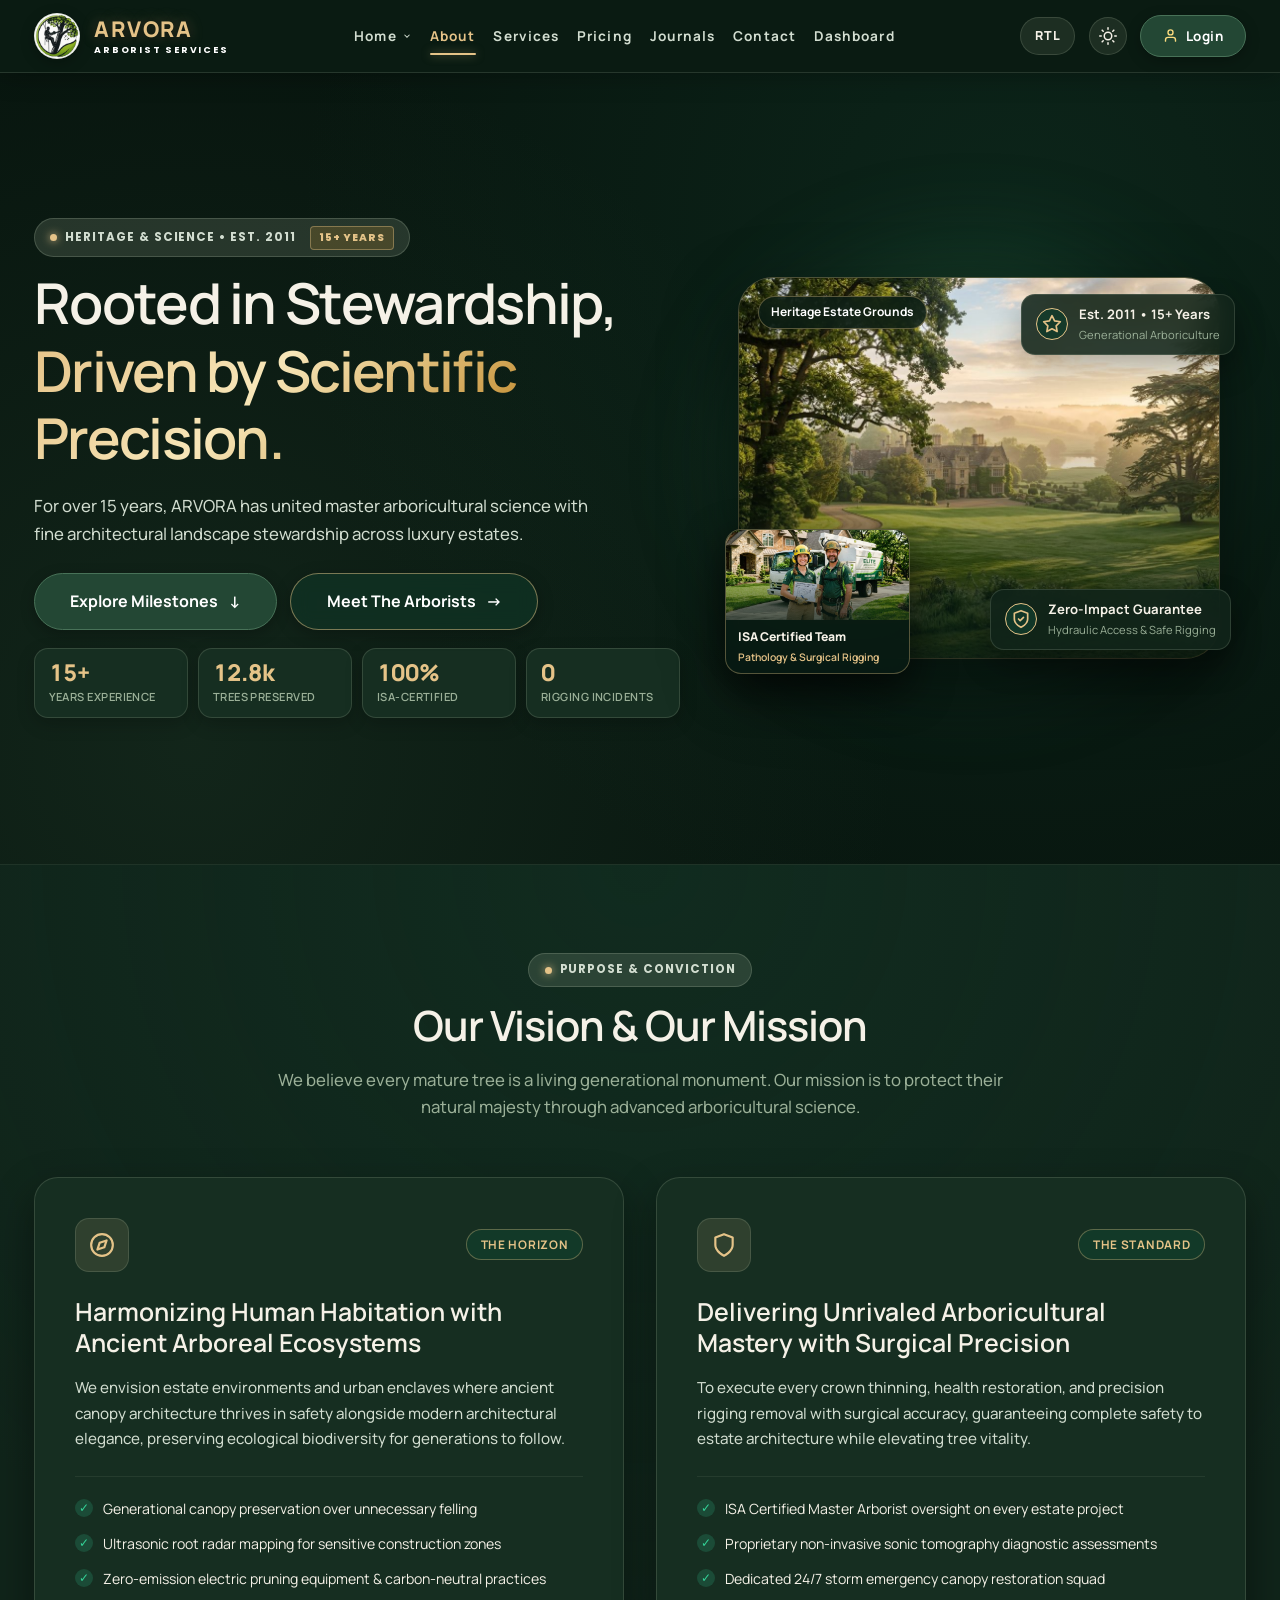
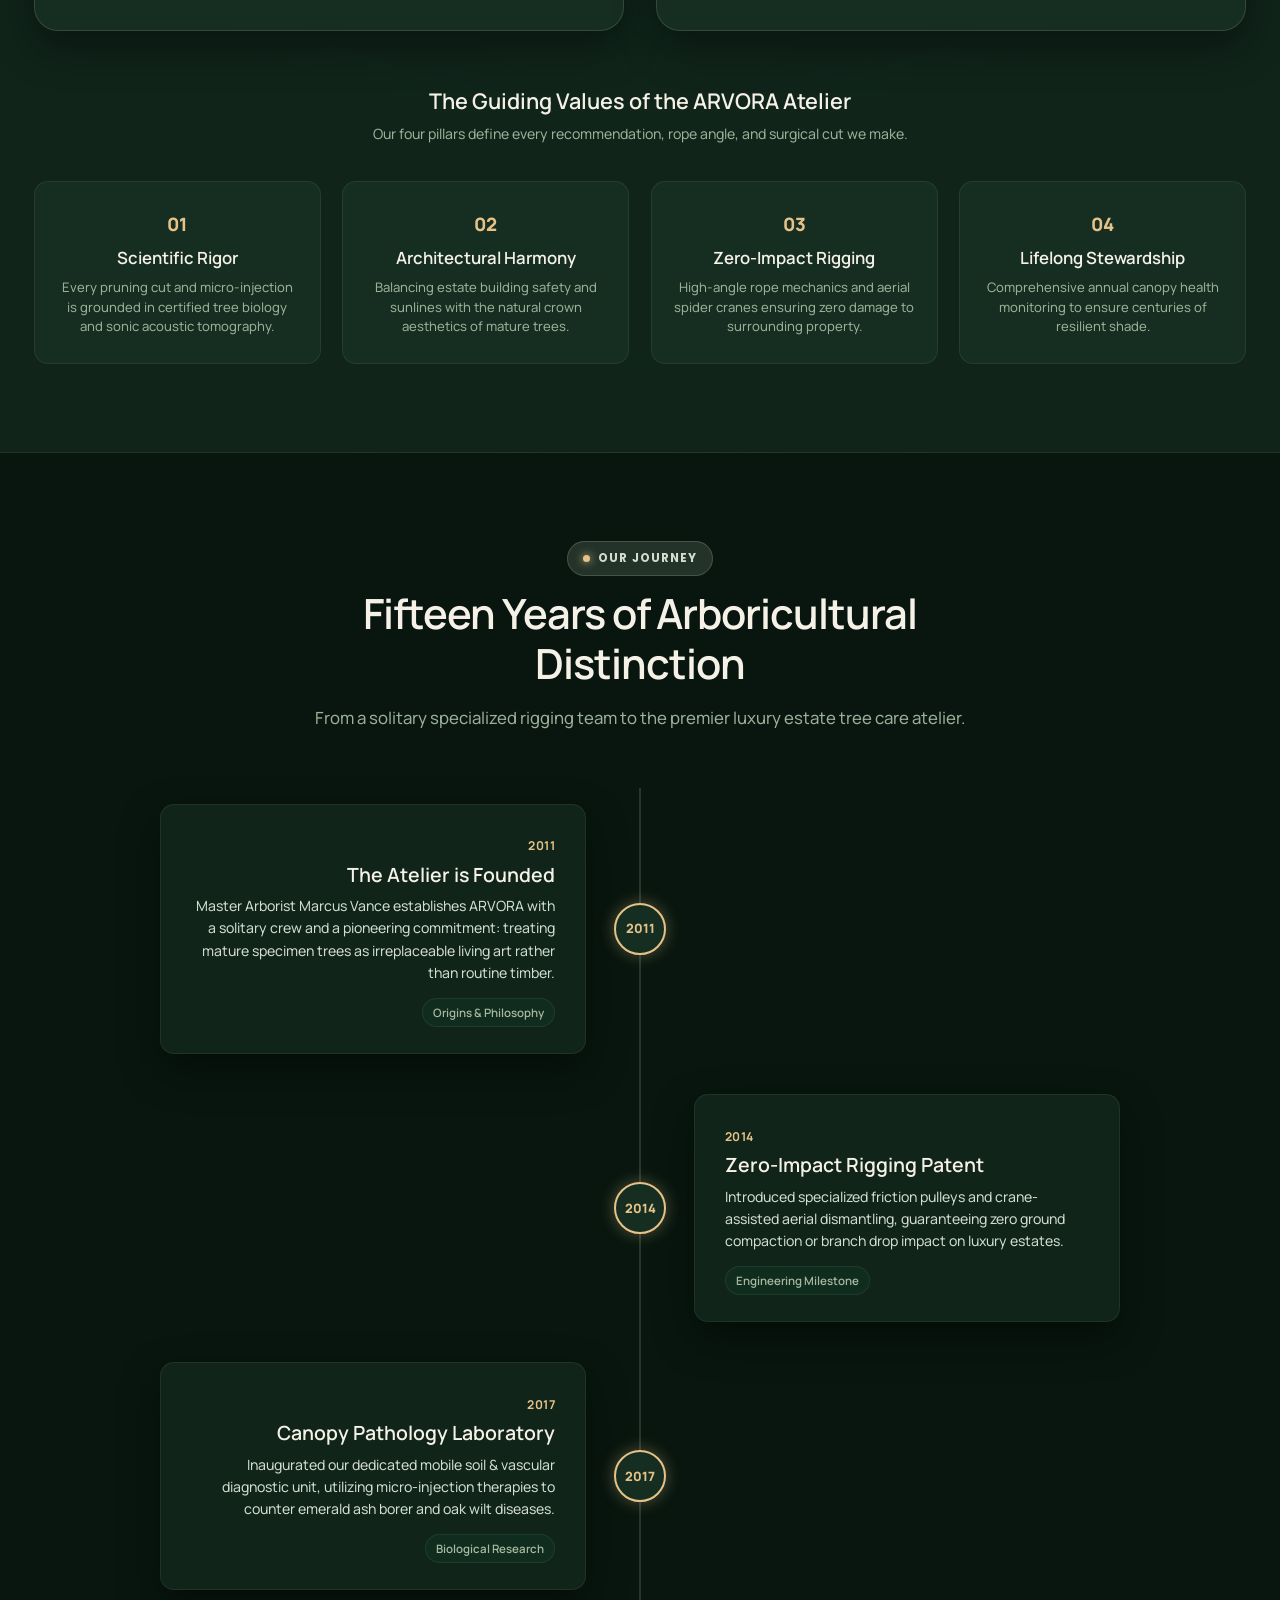
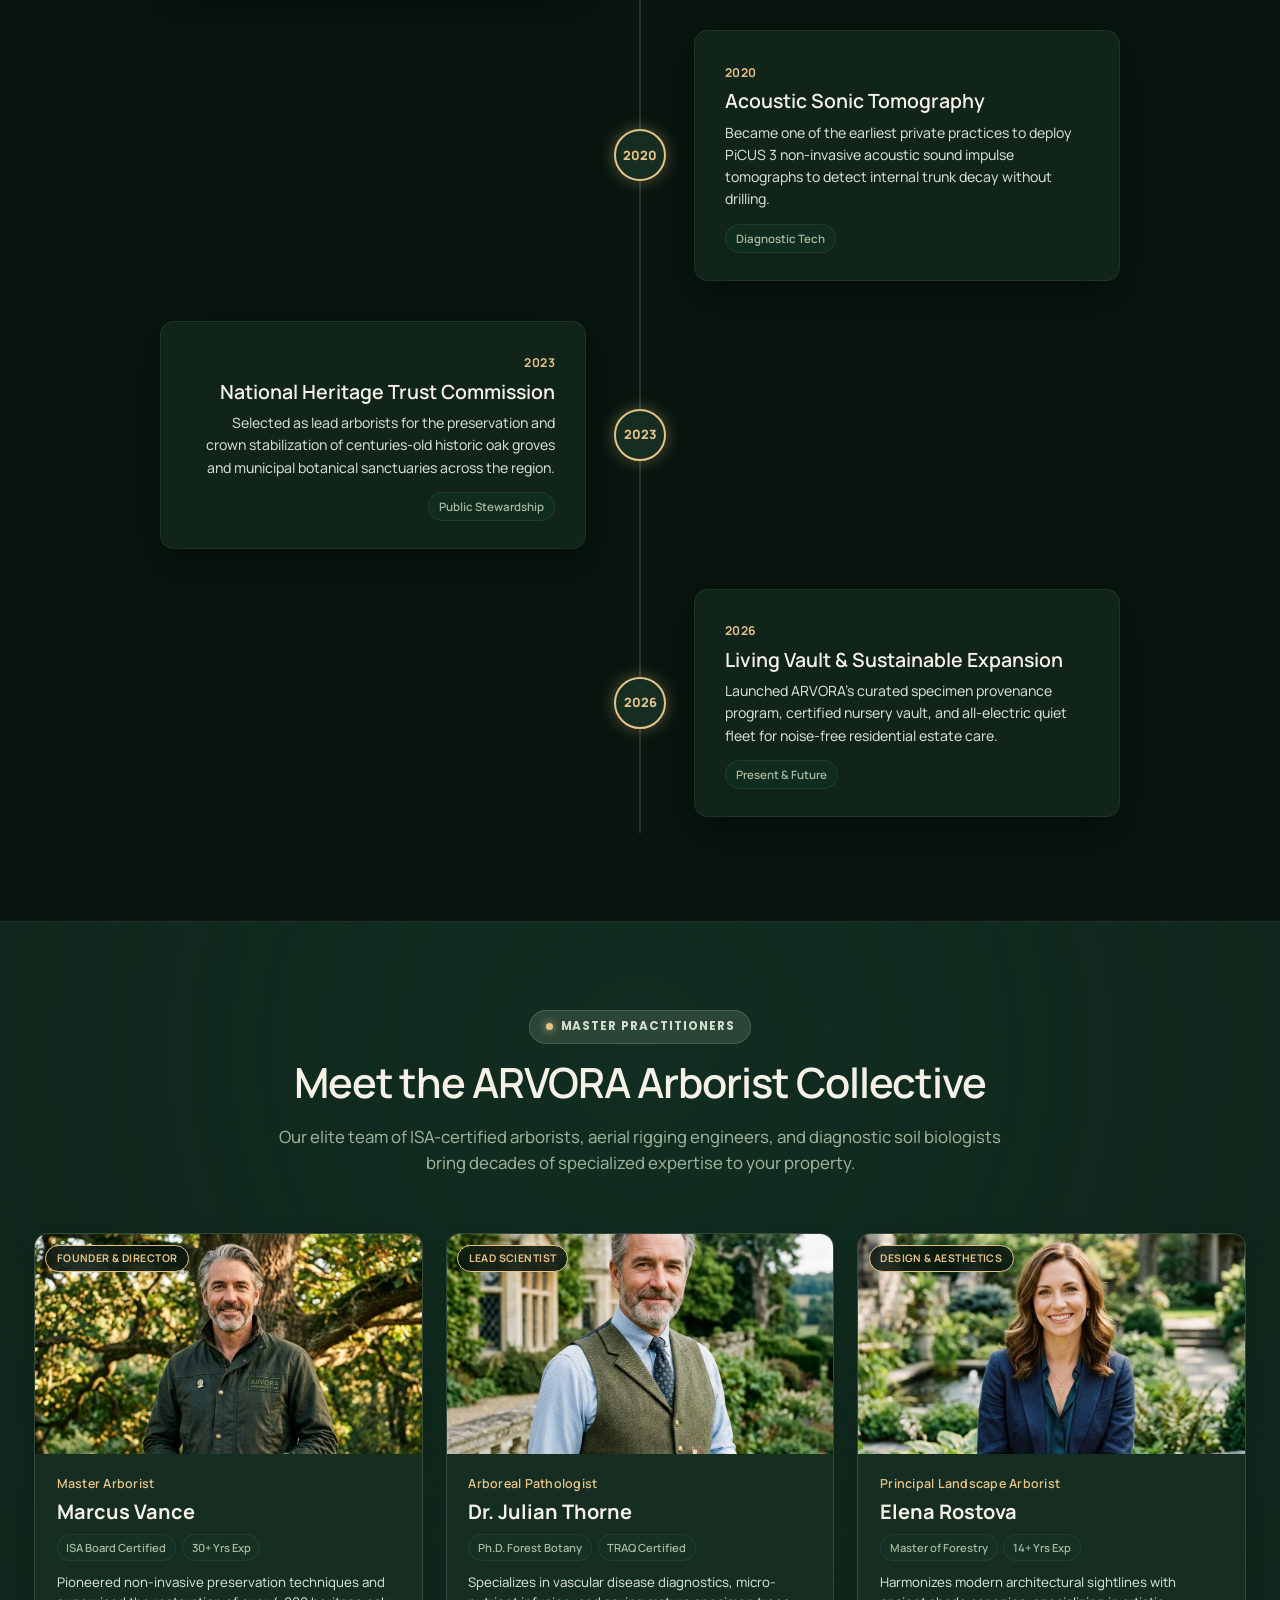
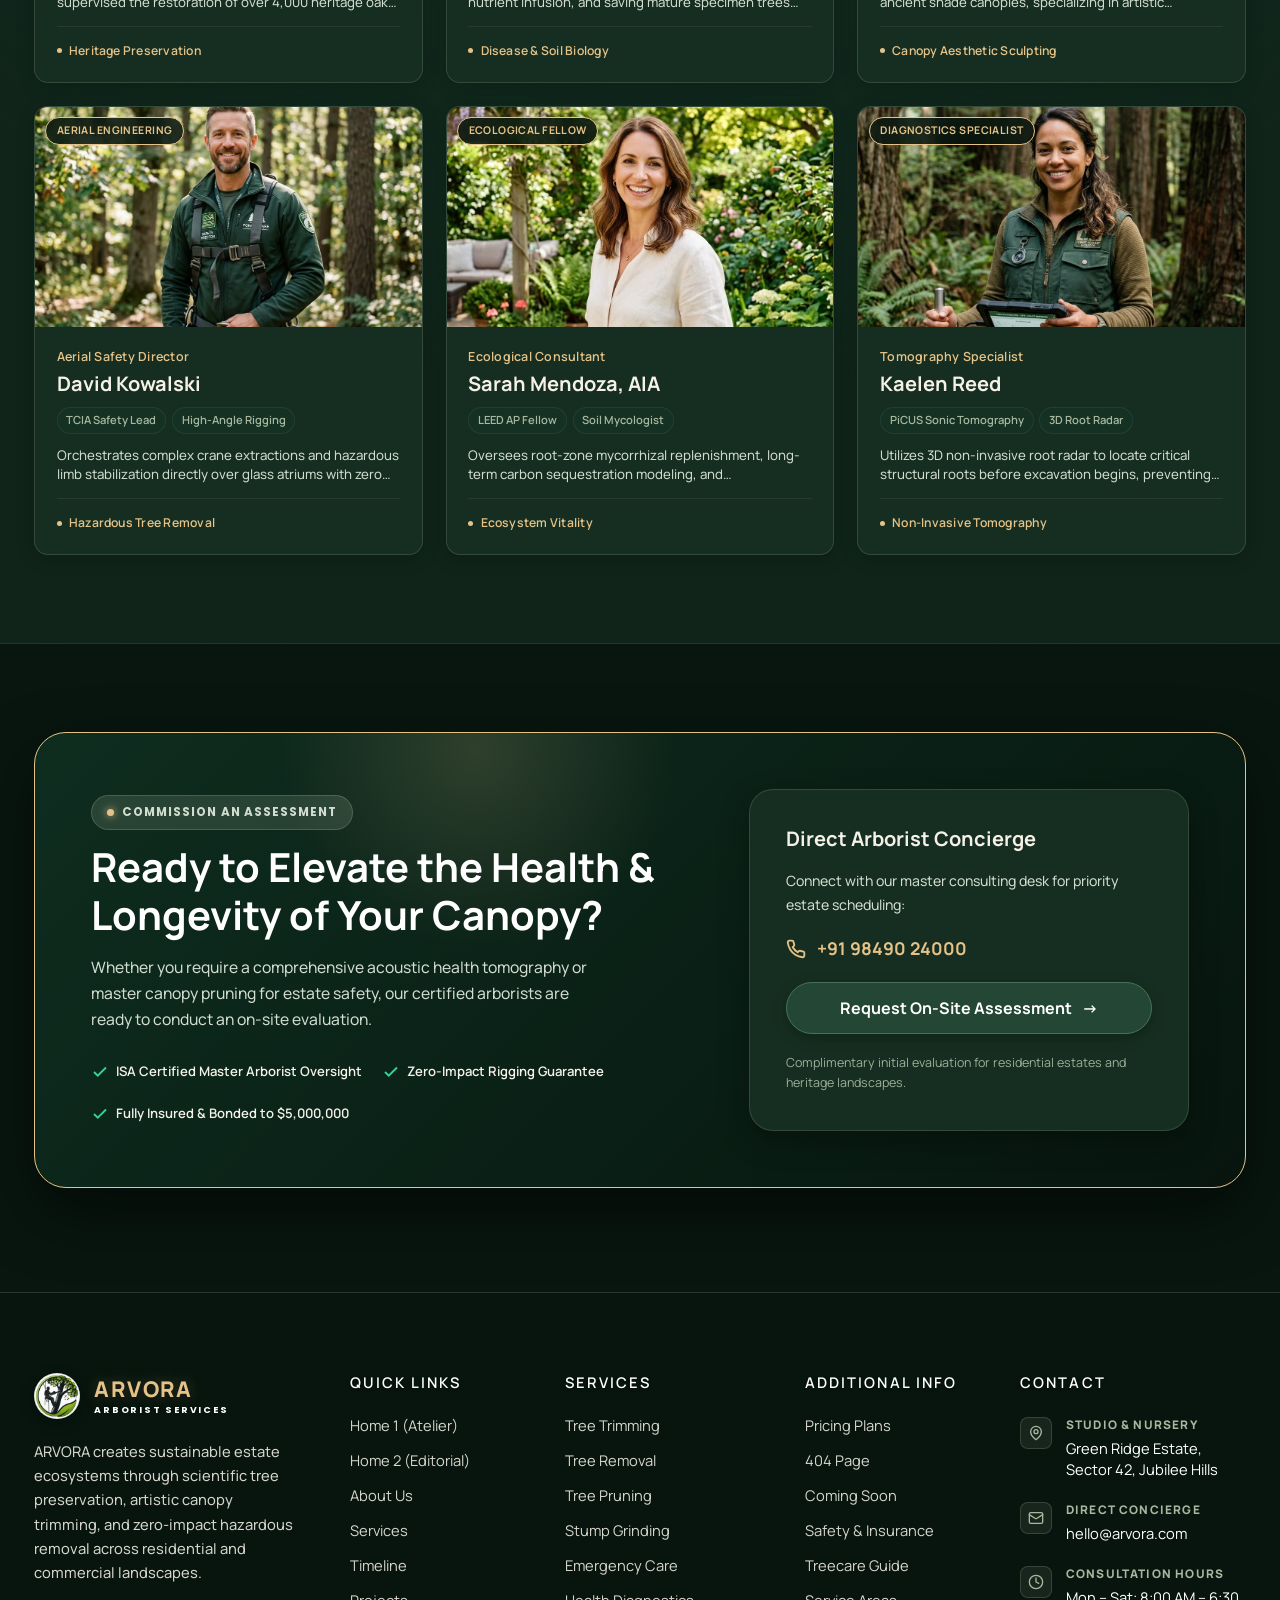
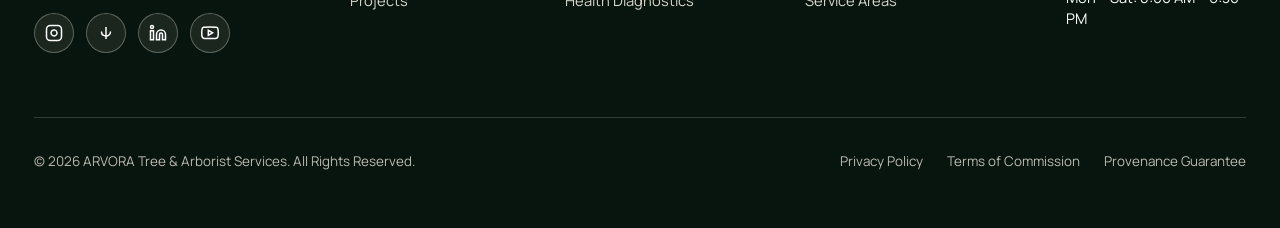
<file: about.html>
<!DOCTYPE html>
<html lang="en" dir="ltr" data-theme="dark">

<head>
  <meta charset="UTF-8" />
  <meta name="viewport" content="width=device-width, initial-scale=1.0" />
  <title>About ARVORA — Our Vision, Heritage, Master Arborists & Care Timeline</title>
  <meta name="description"
    content="Discover ARVORA's 15-year heritage of master arboricultural care, certified tree surgeons, acoustic root diagnostics, and our enduring mission to preserve living canopies." />

  <link rel="icon" type="image/png" href="assets/logo.png" />
  <link rel="apple-touch-icon" href="assets/logo.png" />

  <link rel="preconnect" href="https://fonts.googleapis.com" />
  <link rel="preconnect" href="https://fonts.gstatic.com" crossorigin />
  <link
    href="https://fonts.googleapis.com/css2?family=Manrope:wght@300;400;500;600;700;800&family=Poppins:ital,wght@0,400;0,500;0,600;0,700;1,400&display=swap"
    rel="stylesheet" />

  <script src="theme-sync.js"></script>

  <link rel="stylesheet" href="index.css" />
  <link rel="stylesheet" href="about.css" />
</head>

<body class="has-fixed-header">
  <div class="ambient-glow glow-1" aria-hidden="true"></div>
  <div class="ambient-glow glow-2" aria-hidden="true"></div>

  <header class="atelier-header" id="mainHeader">
    <div class="container header-container">
      <a href="index.html" class="brand-logo" id="headerBrandLogo" aria-label="ARVORA Home">
        <span class="logo-mark">
          <img src="assets/logo.png" alt="ARVORA Logo" class="brand-img" width="46" height="46" />
        </span>
        <span class="brand-text-wrap">
          <span class="brand-name">ARVORA</span>
          <span class="brand-sub">ARBORIST SERVICES</span>
        </span>
      </a>

      <nav class="nav-menu" id="navMenu" aria-label="Primary Navigation">
        <ul class="nav-list">
          <li class="nav-item has-dropdown">
            <a href="index.html" class="nav-link" aria-haspopup="true" aria-expanded="false">
              <span>Home</span>
              <svg class="dropdown-caret" width="10" height="10" viewBox="0 0 24 24" fill="none" stroke="currentColor"
                stroke-width="2.5">
                <polyline points="6 9 12 15 18 9"></polyline>
              </svg>
            </a>
            <ul class="dropdown-menu">
              <li>
                <a href="index.html" class="dropdown-link">
                  <span class="dropdown-dot"></span>
                  <div class="dropdown-info">
                    <span class="dropdown-title">Home 1</span>
                    <span class="dropdown-desc">Atelier & Field Services</span>
                  </div>
                </a>
              </li>
              <li>
                <a href="home2.html" class="dropdown-link">
                  <span class="dropdown-dot"></span>
                  <div class="dropdown-info">
                    <span class="dropdown-title">Home 2 <span class="dropdown-badge">New</span></span>
                    <span class="dropdown-desc">Curated Vault & Editorial</span>
                  </div>
                </a>
              </li>
            </ul>
          </li>
          <li class="nav-item"><a href="about.html" class="nav-link active">About</a></li>
          <li class="nav-item"><a href="service.html" class="nav-link">Services</a></li>
          <li class="nav-item"><a href="pricing.html" class="nav-link">Pricing</a></li>
          <li class="nav-item"><a href="journal.html" class="nav-link">Journals</a></li>
          <li class="nav-item"><a href="contact.html" class="nav-link">Contact</a></li>
          <li class="nav-item"><a href="dashboard.html" class="nav-link"
              id="navDashboardLink">Dashboard</a></li>
        </ul>
      </nav>

      <div class="header-actions">
        <button class="ctrl-btn rtl-toggle-btn" id="rtlToggleBtn" aria-label="Toggle Right to Left direction"
          title="Toggle RTL layout">
          <span class="rtl-label" id="rtlBtnText">RTL</span>
        </button>

        <button class="ctrl-btn theme-toggle-btn" id="themeToggleBtn" aria-label="Toggle dark/light theme"
          title="Toggle theme">
          <span class="theme-icon moon-icon">
            <svg width="18" height="18" viewBox="0 0 24 24" fill="none" stroke="currentColor" stroke-width="2"
              stroke-linecap="round" stroke-linejoin="round">
              <path d="M21 12.79A9 9 0 1 1 11.21 3 7 7 0 0 0 21 12.79z"></path>
            </svg>
          </span>
          <span class="theme-icon sun-icon">
            <svg width="18" height="18" viewBox="0 0 24 24" fill="none" stroke="currentColor" stroke-width="2"
              stroke-linecap="round" stroke-linejoin="round">
              <circle cx="12" cy="12" r="5"></circle>
              <line x1="12" y1="1" x2="12" y2="3"></line>
              <line x1="12" y1="21" x2="12" y2="23"></line>
              <line x1="4.22" y1="4.22" x2="5.64" y2="5.64"></line>
              <line x1="18.36" y1="18.36" x2="19.78" y2="19.78"></line>
              <line x1="1" y1="12" x2="3" y2="12"></line>
              <line x1="21" y1="12" x2="23" y2="12"></line>
              <line x1="4.22" y1="19.78" x2="5.64" y2="18.36"></line>
              <line x1="18.36" y1="5.64" x2="19.78" y2="4.22"></line>
            </svg>
          </span>
        </button>

        <a href="login.html" class="btn btn-login-pill" id="headerLoginBtn" aria-label="Account Login">
          <svg width="15" height="15" viewBox="0 0 24 24" fill="none" stroke="currentColor" stroke-width="2.2"
            stroke-linecap="round" stroke-linejoin="round" class="login-user-icon">
            <path d="M20 21v-2a4 4 0 0 0-4-4H8a4 4 0 0 0-4 4v2"></path>
            <circle cx="12" cy="7" r="4"></circle>
          </svg>
          <span>Login</span>
        </a>

        <button class="hamburger-btn" id="hamburgerBtn" aria-label="Toggle mobile menu" aria-expanded="false">
          <span class="bar bar-1"></span>
          <span class="bar bar-2"></span>
          <span class="bar bar-3"></span>
        </button>
      </div>
    </div>
  </header>

  <div class="mobile-drawer" id="mobileDrawer" aria-hidden="true">
    <div class="drawer-backdrop" id="drawerBackdrop"></div>
    <div class="drawer-content">
      <div class="drawer-top">
        <div class="brand-logo">
          <span class="logo-mark small">
            <img src="assets/logo.png" alt="ARVORA Logo" class="brand-img" width="36" height="36" />
          </span>
          <span class="brand-text-wrap">
            <span class="brand-name">ARVORA</span>
            <span class="brand-sub">ARBORIST SERVICES</span>
          </span>
        </div>
        <button class="drawer-close-btn" id="drawerCloseBtn" aria-label="Close menu">&times;</button>
      </div>


      <div class="drawer-home-switcher">
        <span class="drawer-switcher-label">Explore Home Layout:</span>
        <div class="drawer-switcher-btns">
          <a href="index.html" class="drawer-switch-pill">Home 1 (Atelier)</a>
          <a href="home2.html" class="drawer-switch-pill">Home 2 (Editorial) <span class="mini-badge">New</span></a>
        </div>
      </div>

      <ul class="drawer-nav-list">
        <li><a href="about.html" class="drawer-link active">About ARVORA</a></li>
        <li><a href="service.html" class="drawer-link">Services</a></li>
        <li><a href="pricing.html" class="drawer-link">Pricing</a></li>
        <li><a href="journal.html" class="drawer-link">Journals</a></li>
        <li><a href="contact.html" class="drawer-link">Contact</a></li>
        <li><a href="dashboard.html" class="drawer-link">Dashboard</a></li>
      </ul>

      <div class="drawer-cta-wrap" style="display: flex; flex-direction: column; gap: 0.75rem;">
        <a href="login.html" class="btn btn-login-pill btn-block" style="justify-content: center;">
          <svg width="15" height="15" viewBox="0 0 24 24" fill="none" stroke="currentColor" stroke-width="2.2"
            stroke-linecap="round" stroke-linejoin="round" class="login-user-icon">
            <path d="M20 21v-2a4 4 0 0 0-4-4H8a4 4 0 0 0-4 4v2"></path>
            <circle cx="12" cy="7" r="4"></circle>
          </svg>
          <span>Client & Arborist Login</span>
        </a>
        <button class="btn btn-quote-pill btn-block open-quote-modal">
          <span>Request Free Assessment</span>
          <span class="btn-arrow">→</span>
        </button>
      </div>

      <div class="drawer-footer-contact">
        <p class="drawer-contact-line">Direct Concierge: <strong>hello@arvora.com</strong></p>
        <p class="drawer-contact-line">Phone & WhatsApp: <strong>+91 98490 24000</strong></p>
      </div>
    </div>
  </div>

  <main id="mainContent">

    <section class="about-hero-section" id="hero">
      <div class="container">
        <div class="about-hero-grid">
          <div class="about-hero-left">
            <div class="badge-pill">
              <span class="badge-dot"></span>
              <span class="badge-text">HERITAGE & SCIENCE • EST. 2011</span>
              <span class="about-hero-gold-tag">15+ YEARS</span>
            </div>

            <h1 class="about-hero-title">
              Rooted in Stewardship, <br />
              <span class="text-highlight">Driven by Scientific Precision.</span>
            </h1>

            <p class="about-hero-desc">
              For over 15 years, ARVORA has united master arboricultural science with fine architectural landscape
              stewardship across luxury estates.
            </p>

            <div class="about-hero-actions">
              <a href="#timeline" class="btn btn-primary btn-lg" id="heroTimelineCta">
                <span>Explore Milestones</span>
                <span class="btn-arrow">↓</span>
              </a>
              <a href="#team" class="btn btn-outline btn-lg" id="heroTeamCta">
                <span>Meet The Arborists</span>
                <span class="btn-arrow">→</span>
              </a>
            </div>

            <div class="about-hero-stats">
              <div class="about-stat-col">
                <span class="about-stat-num" data-target="15" data-suffix="+">15+</span>
                <span class="about-stat-label">Years Experience</span>
              </div>
              <div class="about-stat-col">
                <span class="about-stat-num" data-target="12.8" data-suffix="k" data-decimals="1">12.8k</span>
                <span class="about-stat-label">Trees Preserved</span>
              </div>
              <div class="about-stat-col">
                <span class="about-stat-num" data-target="100" data-suffix="%">100%</span>
                <span class="about-stat-label">ISA-Certified</span>
              </div>
              <div class="about-stat-col">
                <span class="about-stat-num" data-target="0">0</span>
                <span class="about-stat-label">Rigging Incidents</span>
              </div>
            </div>
          </div>

          <div class="about-hero-visual">
            <div class="about-stage-wrap">
              <div class="about-ambient-glow" aria-hidden="true"></div>

              <div class="about-visual-canvas">
                <img src="assets/about_hero_estate.jpg" alt="ARVORA Country Estate Canopy Preservation"
                  class="about-hero-main-img" />
                <div class="about-hero-img-gradient"></div>
                <div class="about-canvas-tag-strip">
                  <span class="about-canvas-pill">Heritage Estate Grounds</span>
                  <span class="about-canvas-badge">Generational Care</span>
                </div>
              </div>

              <div class="about-team-accent-card">
                <div class="about-team-img-wrap">
                  <img src="assets/arborist_team.jpg" alt="ARVORA ISA Certified Arborist Team"
                    class="about-team-accent-img" loading="lazy" />
                  <div class="about-team-accent-overlay"></div>
                </div>
                <div class="about-team-accent-caption">
                  <strong>ISA Certified Team</strong>
                  <span>Pathology & Surgical Rigging</span>
                </div>
              </div>

              <div class="about-floating-badge about-badge-top">
                <div class="about-badge-icon" aria-hidden="true">
                  <svg width="20" height="20" viewBox="0 0 24 24" fill="none" stroke="var(--accent-gold)" stroke-width="2" stroke-linecap="round" stroke-linejoin="round">
                    <path d="M12 2L15.09 8.26L22 9.27L17 14.14L18.18 21.02L12 17.77L5.82 21.02L7 14.14L2 9.27L8.91 8.26L12 2Z"></path>
                  </svg>
                </div>
                <div class="about-badge-text">
                  <strong>Est. 2011 • 15+ Years</strong>
                  <span>Generational Arboriculture</span>
                </div>
              </div>

              <div class="about-floating-badge about-badge-bottom">
                <div class="about-badge-icon" aria-hidden="true">
                  <svg width="20" height="20" viewBox="0 0 24 24" fill="none" stroke="var(--accent-gold)" stroke-width="2" stroke-linecap="round" stroke-linejoin="round">
                    <path d="M12 22s8-4 8-10V5l-8-3-8 3v7c0 6 8 10 8 10z"></path>
                    <polyline points="9 12 11 14 15 10"></polyline>
                  </svg>
                </div>
                <div class="about-badge-text">
                  <strong>Zero-Impact Guarantee</strong>
                  <span>Hydraulic Access & Safe Rigging</span>
                </div>
              </div>
            </div>
          </div>
        </div>
      </div>
    </section>

    <section class="vision-mission-section" id="vision-mission">
      <div class="container">
        <div class="section-header text-center">
          <div class="badge-pill">
            <span class="badge-dot"></span>
            <span class="badge-text">PURPOSE & CONVICTION</span>
          </div>
          <h2 class="section-title">Our Vision & Our Mission</h2>
          <p class="section-subtitle">
            We believe every mature tree is a living generational monument. Our mission is to protect their natural
            majesty through advanced arboricultural science.
          </p>
        </div>

        <div class="vm-cards-grid">
          <div class="vm-card">
            <div class="vm-card-top">
              <div class="vm-icon-bubble">
                <svg width="26" height="26" viewBox="0 0 24 24" fill="none" stroke="currentColor" stroke-width="2"
                  stroke-linecap="round" stroke-linejoin="round">
                  <circle cx="12" cy="12" r="10"></circle>
                  <polygon points="16.24 7.76 14.12 14.12 7.76 16.24 9.88 9.88 16.24 7.76"></polygon>
                </svg>
              </div>
              <span class="vm-card-tag">THE HORIZON</span>
            </div>
            <h3 class="vm-card-title">Harmonizing Human Habitation with Ancient Arboreal Ecosystems</h3>
            <p class="vm-card-desc">
              We envision estate environments and urban enclaves where ancient canopy architecture thrives in safety
              alongside modern architectural elegance, preserving ecological biodiversity for generations to follow.
            </p>
            <div class="vm-points-list">
              <div class="vm-point-item">
                <span class="vm-check-icon">✓</span>
                <span>Generational canopy preservation over unnecessary felling</span>
              </div>
              <div class="vm-point-item">
                <span class="vm-check-icon">✓</span>
                <span>Ultrasonic root radar mapping for sensitive construction zones</span>
              </div>
              <div class="vm-point-item">
                <span class="vm-check-icon">✓</span>
                <span>Zero-emission electric pruning equipment & carbon-neutral practices</span>
              </div>
            </div>
          </div>

          <div class="vm-card">
            <div class="vm-card-top">
              <div class="vm-icon-bubble">
                <svg width="26" height="26" viewBox="0 0 24 24" fill="none" stroke="currentColor" stroke-width="2"
                  stroke-linecap="round" stroke-linejoin="round">
                  <path d="M12 22s8-4 8-10V5l-8-3-8 3v7c0 6 8 10 8 10z"></path>
                </svg>
              </div>
              <span class="vm-card-tag">THE STANDARD</span>
            </div>
            <h3 class="vm-card-title">Delivering Unrivaled Arboricultural Mastery with Surgical Precision</h3>
            <p class="vm-card-desc">
              To execute every crown thinning, health restoration, and precision rigging removal with surgical accuracy,
              guaranteeing complete safety to estate architecture while elevating tree vitality.
            </p>
            <div class="vm-points-list">
              <div class="vm-point-item">
                <span class="vm-check-icon">✓</span>
                <span>ISA Certified Master Arborist oversight on every estate project</span>
              </div>
              <div class="vm-point-item">
                <span class="vm-check-icon">✓</span>
                <span>Proprietary non-invasive sonic tomography diagnostic assessments</span>
              </div>
              <div class="vm-point-item">
                <span class="vm-check-icon">✓</span>
                <span>Dedicated 24/7 storm emergency canopy restoration squad</span>
              </div>
            </div>
          </div>
        </div>

        <div class="values-header">
          <h3 class="values-grid-title"
            style="font-family: var(--font-heading); font-size: 1.35rem; color: var(--text-primary); margin-bottom: 0.5rem;">
            The Guiding Values of the ARVORA Atelier
          </h3>
          <p style="font-size: 0.88rem; color: var(--text-muted); max-width: 600px; margin: 0 auto;">
            Our four pillars define every recommendation, rope angle, and surgical cut we make.
          </p>
        </div>

        <div class="values-grid">
          <div class="value-card">
            <span class="value-number">01</span>
            <h4 class="value-title">Scientific Rigor</h4>
            <p class="value-desc">Every pruning cut and micro-injection is grounded in certified tree biology and sonic
              acoustic tomography.</p>
          </div>
          <div class="value-card">
            <span class="value-number">02</span>
            <h4 class="value-title">Architectural Harmony</h4>
            <p class="value-desc">Balancing estate building safety and sunlines with the natural crown aesthetics of
              mature trees.</p>
          </div>
          <div class="value-card">
            <span class="value-number">03</span>
            <h4 class="value-title">Zero-Impact Rigging</h4>
            <p class="value-desc">High-angle rope mechanics and aerial spider cranes ensuring zero damage to surrounding
              property.</p>
          </div>
          <div class="value-card">
            <span class="value-number">04</span>
            <h4 class="value-title">Lifelong Stewardship</h4>
            <p class="value-desc">Comprehensive annual canopy health monitoring to ensure centuries of resilient shade.
            </p>
          </div>
        </div>
      </div>
    </section>

    <section class="timeline-section" id="timeline">
      <div class="container">
        <div class="section-header text-center">
          <div class="badge-pill">
            <span class="badge-dot"></span>
            <span class="badge-text">OUR JOURNEY</span>
          </div>
          <h2 class="section-title">Fifteen Years of Arboricultural Distinction</h2>
          <p class="section-subtitle">
            From a solitary specialized rigging team to the premier luxury estate tree care atelier.
          </p>
        </div>

        <div class="timeline-track-container">
          <div class="timeline-track-line" aria-hidden="true"></div>

          <div class="timeline-milestones-list">
            <div class="timeline-milestone-item">
              <div class="milestone-content-left">
                <div class="milestone-card">
                  <span class="milestone-year-tag">2011</span>
                  <h3 class="milestone-card-title">The Atelier is Founded</h3>
                  <p class="milestone-card-desc">
                    Master Arborist Marcus Vance establishes ARVORA with a solitary crew and a pioneering commitment:
                    treating mature specimen trees as irreplaceable living art rather than routine timber.
                  </p>
                  <span class="milestone-card-badge">Origins & Philosophy</span>
                </div>
              </div>
              <div class="milestone-node-col">
                <div class="milestone-node-badge">2011</div>
              </div>
              <div></div>
            </div>

            <div class="timeline-milestone-item">
              <div></div>
              <div class="milestone-node-col">
                <div class="milestone-node-badge">2014</div>
              </div>
              <div class="milestone-content-right">
                <div class="milestone-card">
                  <span class="milestone-year-tag">2014</span>
                  <h3 class="milestone-card-title">Zero-Impact Rigging Patent</h3>
                  <p class="milestone-card-desc">
                    Introduced specialized friction pulleys and crane-assisted aerial dismantling, guaranteeing zero
                    ground compaction or branch drop impact on luxury estates.
                  </p>
                  <span class="milestone-card-badge">Engineering Milestone</span>
                </div>
              </div>
            </div>

            <div class="timeline-milestone-item">
              <div class="milestone-content-left">
                <div class="milestone-card">
                  <span class="milestone-year-tag">2017</span>
                  <h3 class="milestone-card-title">Canopy Pathology Laboratory</h3>
                  <p class="milestone-card-desc">
                    Inaugurated our dedicated mobile soil & vascular diagnostic unit, utilizing micro-injection
                    therapies to counter emerald ash borer and oak wilt diseases.
                  </p>
                  <span class="milestone-card-badge">Biological Research</span>
                </div>
              </div>
              <div class="milestone-node-col">
                <div class="milestone-node-badge">2017</div>
              </div>
              <div></div>
            </div>

            <div class="timeline-milestone-item">
              <div></div>
              <div class="milestone-node-col">
                <div class="milestone-node-badge">2020</div>
              </div>
              <div class="milestone-content-right">
                <div class="milestone-card">
                  <span class="milestone-year-tag">2020</span>
                  <h3 class="milestone-card-title">Acoustic Sonic Tomography</h3>
                  <p class="milestone-card-desc">
                    Became one of the earliest private practices to deploy PiCUS 3 non-invasive acoustic sound impulse
                    tomographs to detect internal trunk decay without drilling.
                  </p>
                  <span class="milestone-card-badge">Diagnostic Tech</span>
                </div>
              </div>
            </div>

            <div class="timeline-milestone-item">
              <div class="milestone-content-left">
                <div class="milestone-card">
                  <span class="milestone-year-tag">2023</span>
                  <h3 class="milestone-card-title">National Heritage Trust Commission</h3>
                  <p class="milestone-card-desc">
                    Selected as lead arborists for the preservation and crown stabilization of centuries-old historic
                    oak groves and municipal botanical sanctuaries across the region.
                  </p>
                  <span class="milestone-card-badge">Public Stewardship</span>
                </div>
              </div>
              <div class="milestone-node-col">
                <div class="milestone-node-badge">2023</div>
              </div>
              <div></div>
            </div>

            <div class="timeline-milestone-item">
              <div></div>
              <div class="milestone-node-col">
                <div class="milestone-node-badge">2026</div>
              </div>
              <div class="milestone-content-right">
                <div class="milestone-card">
                  <span class="milestone-year-tag">2026</span>
                  <h3 class="milestone-card-title">Living Vault & Sustainable Expansion</h3>
                  <p class="milestone-card-desc">
                    Launched ARVORA's curated specimen provenance program, certified nursery vault, and all-electric
                    quiet fleet for noise-free residential estate care.
                  </p>
                  <span class="milestone-card-badge">Present & Future</span>
                </div>
              </div>
            </div>
          </div>
        </div>
      </div>
    </section>

    <section class="team-section" id="team">
      <div class="container">
        <div class="section-header text-center">
          <div class="badge-pill">
            <span class="badge-dot"></span>
            <span class="badge-text">MASTER PRACTITIONERS</span>
          </div>
          <h2 class="section-title">Meet the ARVORA Arborist Collective</h2>
          <p class="section-subtitle">
            Our elite team of ISA-certified arborists, aerial rigging engineers, and diagnostic soil biologists bring
            decades of specialized expertise to your property.
          </p>
        </div>

        <div class="team-grid">
          <div class="team-card">
            <div class="team-media-wrap">
              <img src="assets/team_marcus.jpg" alt="Marcus Vance - Founder & Master Arborist" class="team-card-img" />
              <span class="team-badge-tier">Founder & Director</span>
            </div>
            <div class="team-card-body">
              <span class="team-member-role">Master Arborist</span>
              <h3 class="team-member-name">Marcus Vance</h3>
              <div class="team-credentials-row">
                <span class="team-cred-pill">ISA Board Certified</span>
                <span class="team-cred-pill">30+ Yrs Exp</span>
              </div>
              <p class="team-bio-text">
                Pioneered non-invasive preservation techniques and supervised the restoration of over 4,000 heritage oak
                and cedar canopies.
              </p>
              <div class="team-card-footer">
                <span class="team-specialty-tag">Heritage Preservation</span>
              </div>
            </div>
          </div>

          <div class="team-card">
            <div class="team-media-wrap">
              <img src="assets/client_julian.jpg" alt="Dr. Julian Thorne - Director of Arboreal Pathology"
                class="team-card-img" />
              <span class="team-badge-tier">Lead Scientist</span>
            </div>
            <div class="team-card-body">
              <span class="team-member-role">Arboreal Pathologist</span>
              <h3 class="team-member-name">Dr. Julian Thorne</h3>
              <div class="team-credentials-row">
                <span class="team-cred-pill">Ph.D. Forest Botany</span>
                <span class="team-cred-pill">TRAQ Certified</span>
              </div>
              <p class="team-bio-text">
                Specializes in vascular disease diagnostics, micro-nutrient infusion, and saving mature specimen trees
                deemed untreatable.
              </p>
              <div class="team-card-footer">
                <span class="team-specialty-tag">Disease & Soil Biology</span>
              </div>
            </div>
          </div>

          <div class="team-card">
            <div class="team-media-wrap">
              <img src="assets/client_elena.jpg" alt="Elena Rostova - Principal Landscape Arborist"
                class="team-card-img" />
              <span class="team-badge-tier">Design & Aesthetics</span>
            </div>
            <div class="team-card-body">
              <span class="team-member-role">Principal Landscape Arborist</span>
              <h3 class="team-member-name">Elena Rostova</h3>
              <div class="team-credentials-row">
                <span class="team-cred-pill">Master of Forestry</span>
                <span class="team-cred-pill">14+ Yrs Exp</span>
              </div>
              <p class="team-bio-text">
                Harmonizes modern architectural sightlines with ancient shade canopies, specializing in artistic
                Japanese maple sculpting.
              </p>
              <div class="team-card-footer">
                <span class="team-specialty-tag">Canopy Aesthetic Sculpting</span>
              </div>
            </div>
          </div>

          <div class="team-card">
            <div class="team-media-wrap">
              <img src="assets/team_david.jpg" alt="David Kowalski - Director of Aerial Safety & Rigging"
                class="team-card-img" />
              <span class="team-badge-tier">Aerial Engineering</span>
            </div>
            <div class="team-card-body">
              <span class="team-member-role">Aerial Safety Director</span>
              <h3 class="team-member-name">David Kowalski</h3>
              <div class="team-credentials-row">
                <span class="team-cred-pill">TCIA Safety Lead</span>
                <span class="team-cred-pill">High-Angle Rigging</span>
              </div>
              <p class="team-bio-text">
                Orchestrates complex crane extractions and hazardous limb stabilization directly over glass atriums with
                zero ground impact.
              </p>
              <div class="team-card-footer">
                <span class="team-specialty-tag">Hazardous Tree Removal</span>
              </div>
            </div>
          </div>

          <div class="team-card">
            <div class="team-media-wrap">
              <img src="assets/sarah_m.jpg" alt="Sarah Mendoza - Estate Ecological Consultant" class="team-card-img" />
              <span class="team-badge-tier">Ecological Fellow</span>
            </div>
            <div class="team-card-body">
              <span class="team-member-role">Ecological Consultant</span>
              <h3 class="team-member-name">Sarah Mendoza, AIA</h3>
              <div class="team-credentials-row">
                <span class="team-cred-pill">LEED AP Fellow</span>
                <span class="team-cred-pill">Soil Mycologist</span>
              </div>
              <p class="team-bio-text">
                Oversees root-zone mycorrhizal replenishment, long-term carbon sequestration modeling, and environmental
                compliance.
              </p>
              <div class="team-card-footer">
                <span class="team-specialty-tag">Ecosystem Vitality</span>
              </div>
            </div>
          </div>

          <div class="team-card">
            <div class="team-media-wrap">
              <img src="assets/team_kaelen.jpg" alt="Kaelen Reed - Sonic Diagnostics & Root Radar Specialist"
                class="team-card-img" />
              <span class="team-badge-tier">Diagnostics Specialist</span>
            </div>
            <div class="team-card-body">
              <span class="team-member-role">Tomography Specialist</span>
              <h3 class="team-member-name">Kaelen Reed</h3>
              <div class="team-credentials-row">
                <span class="team-cred-pill">PiCUS Sonic Tomography</span>
                <span class="team-cred-pill">3D Root Radar</span>
              </div>
              <p class="team-bio-text">
                Utilizes 3D non-invasive root radar to locate critical structural roots before excavation begins,
                preventing accidental root severing.
              </p>
              <div class="team-card-footer">
                <span class="team-specialty-tag">Non-Invasive Tomography</span>
              </div>
            </div>
          </div>
        </div>
      </div>
    </section>

    <section class="about-cta-section" id="cta">
      <div class="container">
        <div class="about-cta-banner">
          <div class="about-cta-glow" aria-hidden="true"></div>

          <div class="about-cta-content">
            <div class="badge-pill">
              <span class="badge-dot"></span>
              <span class="badge-text">COMMISSION AN ASSESSMENT</span>
            </div>

            <h2 class="about-cta-headline">
              Ready to Elevate the Health & Longevity of Your Canopy?
            </h2>

            <p class="about-cta-desc">
              Whether you require a comprehensive acoustic health tomography or master canopy pruning for estate safety,
              our certified arborists are ready to conduct an on-site evaluation.
            </p>

            <div class="about-cta-trust-row">
              <div class="about-trust-badge">
                <svg width="18" height="18" viewBox="0 0 24 24" fill="none" stroke="currentColor" stroke-width="2.5">
                  <polyline points="20 6 9 17 4 12"></polyline>
                </svg>
                <span>ISA Certified Master Arborist Oversight</span>
              </div>
              <div class="about-trust-badge">
                <svg width="18" height="18" viewBox="0 0 24 24" fill="none" stroke="currentColor" stroke-width="2.5">
                  <polyline points="20 6 9 17 4 12"></polyline>
                </svg>
                <span>Zero-Impact Rigging Guarantee</span>
              </div>
              <div class="about-trust-badge">
                <svg width="18" height="18" viewBox="0 0 24 24" fill="none" stroke="currentColor" stroke-width="2.5">
                  <polyline points="20 6 9 17 4 12"></polyline>
                </svg>
                <span>Fully Insured & Bonded to $5,000,000</span>
              </div>
            </div>
          </div>

          <div class="about-cta-action-box">
            <h3>Direct Arborist Concierge</h3>
            <p style="font-size: 0.88rem; color: var(--text-secondary); margin: 0;">
              Connect with our master consulting desk for priority estate scheduling:
            </p>
            <a href="tel:+919849024000" class="about-direct-phone" id="ctaPhoneLink">
              <svg width="20" height="20" viewBox="0 0 24 24" fill="none" stroke="currentColor" stroke-width="2.2">
                <path
                  d="M22 16.92v3a2 2 0 0 1-2.18 2 19.79 19.79 0 0 1-8.63-3.07 19.5 19.5 0 0 1-6-6 19.79 19.79 0 0 1-3.07-8.67A2 2 0 0 1 4.11 2h3a2 2 0 0 1 2 1.72 12.84 12.84 0 0 0 .7 2.81 2 2 0 0 1-.45 2.11L8.09 9.91a16 16 0 0 0 6 6l1.27-1.27a2 2 0 0 1 2.11-.45 12.84 12.84 0 0 0 2.81.7A2 2 0 0 1 22 16.92z">
                </path>
              </svg>
              <span>+91 98490 24000</span>
            </a>
            <button class="btn btn-primary btn-block btn-lg open-quote-modal" id="ctaAssessBtn">
              <span>Request On-Site Assessment</span>
              <span class="btn-arrow">→</span>
            </button>
            <span class="about-concierge-note">Complimentary initial evaluation for residential estates and heritage
              landscapes.</span>
          </div>
        </div>
      </div>
    </section>

    <footer class="atelier-footer">
      <div class="container footer-main-content">
        <div class="atelier-footer-grid">

          <div class="footer-col brand-col">
            <a href="index.html" class="brand-logo footer-brand-logo" aria-label="ARVORA Home">
              <span class="logo-mark">
                <img src="assets/logo.png" alt="ARVORA Logo" class="brand-img" width="46" height="46" />
              </span>
              <span class="brand-text-wrap">
                <span class="brand-name font-light">ARVORA</span>
                <span class="brand-sub font-sage">ARBORIST SERVICES</span>
              </span>
            </a>

            <p class="brand-bio-text">
              ARVORA creates sustainable estate ecosystems through scientific tree preservation, artistic canopy
              trimming, and zero-impact hazardous removal across residential and commercial landscapes.
            </p>

            <div class="social-links-row">
              <a href="https://instagram.com" target="_blank" rel="noopener noreferrer" class="circle-social-btn"
                aria-label="Instagram">
                <svg width="18" height="18" viewBox="0 0 24 24" fill="none" stroke="currentColor" stroke-width="2">
                  <rect x="2" y="2" width="20" height="20" rx="5" ry="5"></rect>
                  <path d="M16 11.37A4 4 0 1 1 12.63 8 4 4 0 0 1 16 11.37z"></path>
                  <line x1="17.5" y1="6.5" x2="17.51" y2="6.5"></line>
                </svg>
              </a>
              <a href="https://pinterest.com" target="_blank" rel="noopener noreferrer" class="circle-social-btn"
                aria-label="Pinterest">
                <svg width="18" height="18" viewBox="0 0 24 24" fill="none" stroke="currentColor" stroke-width="2">
                  <line x1="12" y1="4" x2="12" y2="20"></line>
                  <path d="M18 10a6 6 0 1 1-12 0c0 3 2 5.5 5 5.5"></path>
                </svg>
              </a>
              <a href="https://linkedin.com" target="_blank" rel="noopener noreferrer" class="circle-social-btn"
                aria-label="LinkedIn">
                <svg width="18" height="18" viewBox="0 0 24 24" fill="none" stroke="currentColor" stroke-width="2">
                  <path d="M16 8a6 6 0 0 1 6 6v7h-4v-7a2 2 0 0 0-2-2 2 2 0 0 0-2 2v7h-4v-7a6 6 0 0 1 6-6z"></path>
                  <rect x="2" y="9" width="4" height="12"></rect>
                  <circle cx="4" cy="4" r="2"></circle>
                </svg>
              </a>
              <a href="https://youtube.com" target="_blank" rel="noopener noreferrer" class="circle-social-btn"
                aria-label="YouTube">
                <svg width="18" height="18" viewBox="0 0 24 24" fill="none" stroke="currentColor" stroke-width="2">
                  <path
                    d="M22.54 6.42a2.78 2.78 0 0 0-1.94-2C18.88 4 12 4 12 4s-6.88 0-8.6.46a2.78 2.78 0 0 0-1.94 2A29 29 0 0 0 1 11.75a29 29 0 0 0 .46 5.33A2.78 2.78 0 0 0 3.4 19c1.72.46 8.6.46 8.6.46s6.88 0 8.6-.46a2.78 2.78 0 0 0 1.94-2 29 29 0 0 0 .46-5.25 29 29 0 0 0-.46-5.33z">
                  </path>
                  <polygon points="9.75 15.02 15.5 11.75 9.75 8.48 9.75 15.02"></polygon>
                </svg>
              </a>
            </div>
          </div>

          <div class="footer-col">
            <h4 class="col-title">QUICK LINKS</h4>
            <ul class="col-links-list">
              <li><a href="index.html">Home 1 (Atelier)</a></li>
              <li><a href="home2.html">Home 2 (Editorial)</a></li>
              <li><a href="about.html">About Us</a></li>
              <li><a href="service.html">Services</a></li>
              <li><a href="about.html#timeline">Timeline</a></li>
              <li><a href="index.html#projects">Projects</a></li>
            </ul>
          </div>

          <div class="footer-col">
            <h4 class="col-title">SERVICES</h4>
            <ul class="col-links-list">
              <li><a href="service detail.html?service=trimming">Tree Trimming</a></li>
              <li><a href="service detail.html?service=removal">Tree Removal</a></li>
              <li><a href="service detail.html?service=pruning">Tree Pruning</a></li>
              <li><a href="service detail.html?service=stump">Stump Grinding</a></li>
              <li><a href="service detail.html?service=emergency">Emergency Care</a></li>
              <li><a href="service detail.html?service=health">Health Diagnostics</a></li>
            </ul>
          </div>

          <div class="footer-col">
            <h4 class="col-title">ADDITIONAL INFO</h4>
            <ul class="col-links-list">
              <li><a href="pricing.html">Pricing Plans</a></li>
              <li><a href="404.html">404 Page</a></li>
              <li><a href="comingsoon.html">Coming Soon</a></li>
              <li><a href="service.html#faqs">Safety & Insurance</a></li>
              <li><a href="journal.html">Treecare Guide</a></li>
              <li><a href="contact.html#contactAddresses">Service Areas</a></li>
            </ul>
          </div>

          <div class="footer-col contact-col">
            <h4 class="col-title">CONTACT</h4>
            <ul class="contact-items-list">
              <li class="contact-item">
                <span class="contact-icon" aria-hidden="true">
                  <svg width="16" height="16" viewBox="0 0 24 24" fill="none" stroke="currentColor" stroke-width="2"
                    stroke-linecap="round" stroke-linejoin="round">
                    <path d="M20 10c0 6-8 12-8 12s-8-6-8-12a8 8 0 0 1 16 0Z"></path>
                    <circle cx="12" cy="10" r="3"></circle>
                  </svg>
                </span>
                <div class="contact-text">
                  <span class="contact-label">STUDIO & NURSERY</span>
                  <span class="contact-val">Green Ridge Estate, Sector 42, Jubilee Hills</span>
                </div>
              </li>
              <li class="contact-item">
                <span class="contact-icon" aria-hidden="true">
                  <svg width="16" height="16" viewBox="0 0 24 24" fill="none" stroke="currentColor" stroke-width="2"
                    stroke-linecap="round" stroke-linejoin="round">
                    <rect width="20" height="16" x="2" y="4" rx="2"></rect>
                    <path d="m22 7-8.97 5.7a1.94 1.94 0 0 1-2.06 0L2 7"></path>
                  </svg>
                </span>
                <div class="contact-text">
                  <span class="contact-label">DIRECT CONCIERGE</span>
                  <a href="mailto:hello@arvora.com" class="contact-val hover-link">hello@arvora.com</a>
                </div>
              </li>
              <li class="contact-item">
                <span class="contact-icon" aria-hidden="true">
                  <svg width="16" height="16" viewBox="0 0 24 24" fill="none" stroke="currentColor" stroke-width="2"
                    stroke-linecap="round" stroke-linejoin="round">
                    <circle cx="12" cy="12" r="10"></circle>
                    <polyline points="12 6 12 12 16 14"></polyline>
                  </svg>
                </span>
                <div class="contact-text">
                  <span class="contact-label">CONSULTATION HOURS</span>
                  <span class="contact-val">Mon – Sat: 8:00 AM – 6:30 PM</span>
                </div>
              </li>
            </ul>
          </div>

        </div>

        <div class="atelier-footer-bottom">
          <div class="bottom-copy">
            © 2026 ARVORA Tree & Arborist Services. All Rights Reserved.
          </div>
          <div class="bottom-links">
            <a href="index.html#privacy">Privacy Policy</a>
            <a href="index.html#terms">Terms of Commission</a>
            <a href="index.html#guarantee">Provenance Guarantee</a>
          </div>
        </div>
      </div>
    </footer>
  </main>

  <div class="modal-overlay" id="quoteModal" aria-hidden="true" role="dialog" aria-labelledby="modalTitle">
    <div class="modal-card">
      <button class="modal-close-btn" id="modalCloseBtn" aria-label="Close dialog">&times;</button>

      <div class="modal-header">
        <div class="badge-pill">
          <span class="badge-dot"></span>
          <span class="badge-text">ESTIMATE & CONSULTATION</span>
        </div>
        <h3 class="modal-title" id="modalTitle">Request Your Free Assessment</h3>
        <p class="modal-desc">
          Tell us about your trees and property. An ARVORA certified arborist will provide a complimentary evaluation.
        </p>
      </div>

      <form class="quote-form" id="quoteForm">
        <div class="form-row">
          <div class="form-group">
            <label for="userName">Full Name *</label>
            <input type="text" id="userName" name="name" required placeholder="e.g. Robert Vance" />
          </div>
          <div class="form-group">
            <label for="userPhone">Phone Number *</label>
            <input type="tel" id="userPhone" name="phone" required placeholder="+91 98490 24000" />
          </div>
        </div>

        <div class="form-row">
          <div class="form-group">
            <label for="userEmail">Email Address</label>
            <input type="email" id="userEmail" name="email" placeholder="robert@example.com" />
          </div>
          <div class="form-group">
            <label for="serviceSelect">Service Requested *</label>
            <select id="serviceSelect" name="service" required>
              <option value="Tree Trimming">Tree Trimming & Canopy Shaping</option>
              <option value="Tree Removal">Tree Removal (Crane & Rigging)</option>
              <option value="Tree Pruning">Tree Pruning & Deadwooding</option>
              <option value="Stump Grinding">Stump Grinding & Root Clearing</option>
              <option value="Emergency Tree Care">Emergency Storm Tree Care (24/7)</option>
              <option value="Tree Health Diagnostics">Tree Health & Disease Diagnostics</option>
            </select>
          </div>
        </div>

        <div class="form-group">
          <label for="userNotes">Property Details / Description</label>
          <textarea id="userNotes" name="notes" rows="3"
            placeholder="Approx. number of trees, estimated height, any proximity to roof or power lines..."></textarea>
        </div>

        <button type="submit" class="btn btn-primary btn-block btn-lg" id="submitQuoteBtn">
          <span>Submit Request</span>
          <span class="btn-arrow">→</span>
        </button>
      </form>

      <div class="quote-success-state" id="quoteSuccessState" style="display: none;">
        <div class="success-icon-bubble">✓</div>
        <h4>Request Received!</h4>
        <p>Thank you for trusting ARVORA. One of our ISA-certified arborists will review your project and contact you
          within 2 business hours.</p>
        <button class="btn btn-primary" id="successCloseBtn">Done</button>
      </div>
    </div>
  </div>

  <div class="modal-overlay" id="storyModal" aria-hidden="true" role="dialog" aria-labelledby="storyTitle">
    <div class="modal-card story-modal-card">
      <button class="modal-close-btn" id="storyCloseBtn" aria-label="Close dialog">&times;</button>
      <div class="story-modal-body">
        <div class="badge-pill">
          <span class="badge-dot"></span>
          <span class="badge-text">OUR ROOTS</span>
        </div>
        <h3 id="storyTitle" class="modal-title">Rooted in Passion for Living Giants</h3>
        <p class="story-p">Founded over 15 years ago, ARVORA began with a singular conviction: mature trees are
          irreplaceable assets to our environment and communities. Where others see trees merely as timber or obstacles,
          we see complex living ecosystems requiring scientific understanding, balanced pruning, and patient
          stewardship.</p>
        <p class="story-p">Every climber and arborist at ARVORA undergoes rigorous ISA certification, advanced rope and
          aerial work training, and strict zero-impact rigging methods to protect surrounding architecture and landscape
          ecology.</p>
        <div class="story-quote">
          “When we care for trees, we care for the air our children breathe, the shade of our homes, and the beauty of
          tomorrow.”
        </div>
        <button class="btn btn-primary" id="storyModalCloseAction">Close Story</button>
      </div>
    </div>
  </div>

  <div class="modal-overlay" id="loginModal" aria-hidden="true" role="dialog" aria-labelledby="loginModalTitle">
    <div class="modal-card login-modal-card">
      <button class="modal-close-btn" id="loginCloseBtn" aria-label="Close login dialog">&times;</button>

      <div class="modal-header text-center">
        <div class="badge-pill">
          <span class="badge-dot"></span>
          <span class="badge-text">ARVORA PORTAL</span>
        </div>
        <h3 class="modal-title" id="loginModalTitle">Client & Arborist Sign In</h3>
        <p class="modal-desc">Access your estate canopy health reports, scheduled seasonal pruning, and certified
          invoices.</p>
      </div>

      <div class="login-tabs">
        <button class="login-tab-btn active" data-portal="client" type="button">Client Portal</button>
        <button class="login-tab-btn" data-portal="arborist" type="button">Staff Arborist</button>
      </div>

      <form class="quote-form login-form" id="loginForm">
        <div class="form-group">
          <label for="loginEmail">Email / Client ID *</label>
          <input type="email" id="loginEmail" name="email" required placeholder="harrison.cole@highlandmanor.com"
            value="harrison.cole@highlandmanor.com" />
        </div>

        <div class="form-group">
          <label for="loginPassword">Password *</label>
          <input type="password" id="loginPassword" name="password" required placeholder="••••••••"
            value="arvora2026" />
        </div>

        <div class="login-options-row">
          <label class="remember-me-label">
            <input type="checkbox" checked />
            <span>Remember this device</span>
          </label>
          <a href="#forgot" class="forgot-link" id="forgotPassLink">Forgot password?</a>
        </div>

        <button type="submit" class="btn btn-primary btn-block btn-lg" id="submitLoginBtn">
          <span>Sign In to Portal</span>
          <span class="btn-arrow">→</span>
        </button>
      </form>

      <div class="login-success-state" id="loginSuccessState"
        style="display: none; text-align: center; padding: 1.5rem 0;">
        <div class="success-icon-bubble">✓</div>
        <h4>Welcome back, Harrison!</h4>
        <p>Your estate session is authenticated. Welcome to ARVORA.</p>
        <button class="btn btn-primary" id="loginSuccessCloseBtn" type="button">Close</button>
      </div>
    </div>
  </div>

  <script src="index.js"></script>
  <script src="about.js"></script>
</body>

</html>
</file>
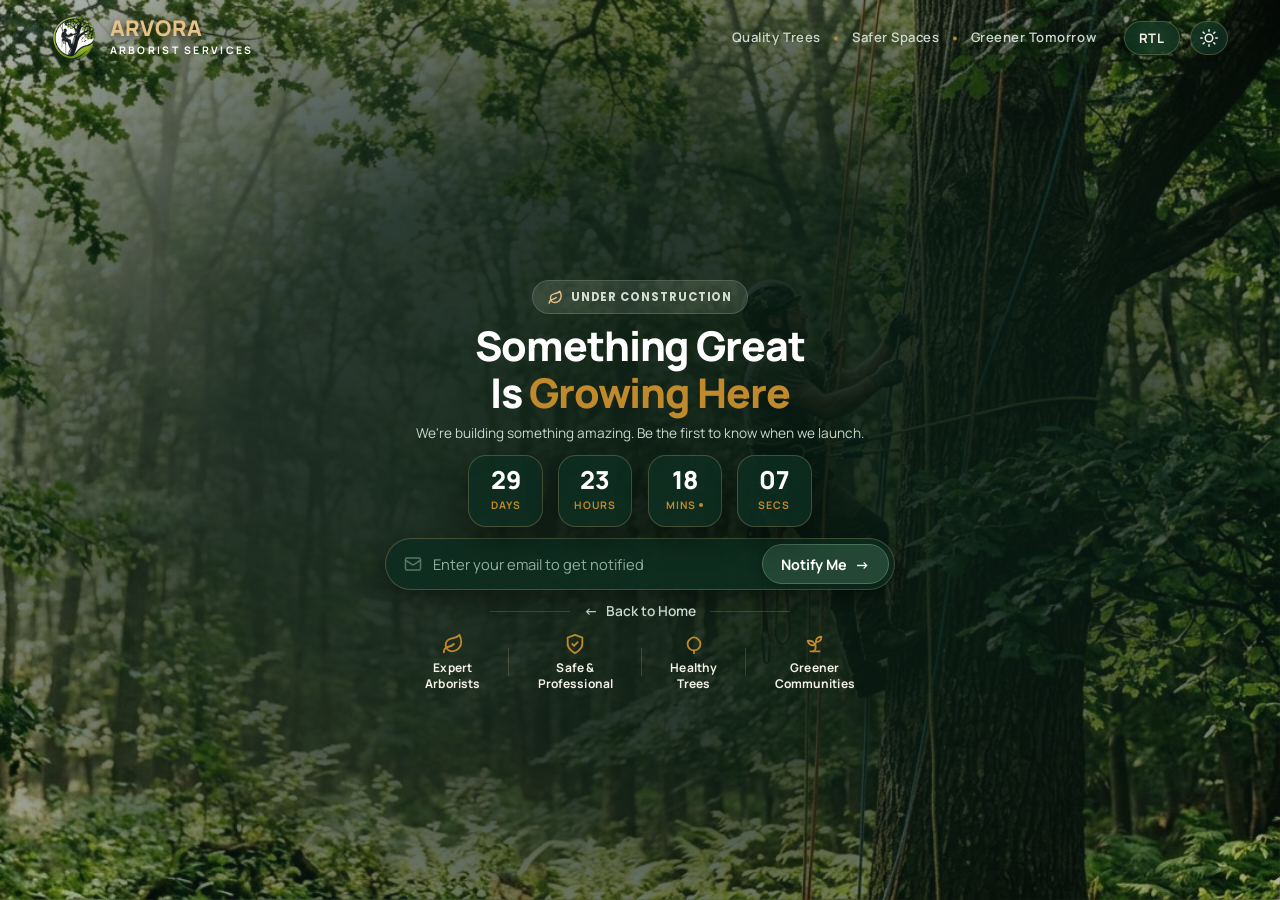
<file: comingsoon.html>
<!DOCTYPE html>
<html lang="en" dir="ltr" data-theme="dark">

<head>
  <meta charset="UTF-8" />
  <meta name="viewport" content="width=device-width, initial-scale=1.0" />
  <title>Under Construction — Something Great Is Growing Here • ARVORA</title>
  <meta name="description"
    content="We're building something amazing at ARVORA. Be the first to know when we launch our next-generation arboricultural services." />

  <link rel="icon" type="image/png" href="assets/logo.png" />
  <link rel="apple-touch-icon" href="assets/logo.png" />

  <link rel="preconnect" href="https://fonts.googleapis.com" />
  <link rel="preconnect" href="https://fonts.gstatic.com" crossorigin />
  <link
    href="https://fonts.googleapis.com/css2?family=Manrope:wght@300;400;500;600;700;800&family=Poppins:ital,wght@0,400;0,500;0,600;0,700;1,400&display=swap"
    rel="stylesheet" />

  <script src="theme-sync.js"></script>

  <link rel="stylesheet" href="index.css" />

  <style>

    html, body {
      height: 100%;
      margin: 0;
      padding: 0;
      overflow: hidden;
    }

    body {
      height: 100vh;
      height: 100dvh;
      display: flex;
      flex-direction: column;
      justify-content: space-between;
      font-family: var(--font-primary, 'Manrope', sans-serif);
      color: var(--text-primary);
      position: relative;
      background-color: #F8FAF8;
      background-image:
        radial-gradient(ellipse at 50% 50%, rgba(255, 255, 255, 0.92) 0%, rgba(255, 255, 255, 0.82) 40%, rgba(255, 255, 255, 0.35) 75%, rgba(255, 255, 255, 0.1) 100%),
        url('assets/coming_soon_bg.jpg');
      background-size: cover;
      background-position: center right;
      background-repeat: no-repeat;
      background-attachment: fixed;
      overflow: hidden;
      transition: background-color var(--transition-normal, 0.3s ease);
    }

body::before {
      content: "";
      position: fixed;
      inset: 0;
      background: radial-gradient(circle at 10% 20%, rgba(18, 59, 42, 0.04) 0%, transparent 60%);
      pointer-events: none;
      z-index: 0;
    }

.cs-header {
      position: relative;
      z-index: 20;
      width: 100%;
      max-width: 1240px;
      margin: 0 auto;
      padding: clamp(0.75rem, 1.8vh, 1.25rem) 2rem;
      display: flex;
      align-items: center;
      justify-content: space-between;
      box-sizing: border-box;
      flex-shrink: 0;
    }

    .cs-brand {
      display: inline-flex;
      align-items: center;
      gap: 0.85rem;
      text-decoration: none;
      transition: transform var(--transition-fast, 0.2s ease), opacity var(--transition-fast, 0.2s ease);
    }

    .cs-brand:hover {
      opacity: 0.9;
      transform: translateY(-1px);
    }

    .cs-brand .brand-logo-img {
      width: 44px;
      height: 44px;
      border-radius: 50%;
      object-fit: contain;
      filter: drop-shadow(0 2px 6px rgba(0, 0, 0, 0.08));
    }

    .cs-brand-text {
      display: flex;
      flex-direction: column;
    }

    .cs-brand-name {
      font-family: var(--font-heading, 'Poppins', sans-serif);
      font-size: 1.35rem;
      font-weight: 800;
      letter-spacing: 0.04em;
      line-height: 1.05;
      color: #A6731B;
      text-shadow: 0 1px 2px rgba(166, 115, 27, 0.15);
    }

    .cs-brand-tagline {
      font-family: var(--font-primary, 'Manrope', sans-serif);
      font-size: 0.65rem;
      font-weight: 700;
      letter-spacing: 0.22em;
      text-transform: uppercase;
      color: #000000;
      margin-top: 2px;
      transition: color 0.3s ease;
    }

    .cs-header-right {
      display: flex;
      align-items: center;
      gap: 1.75rem;
    }

    .cs-slogan {
      font-size: 0.82rem;
      font-weight: 600;
      letter-spacing: 0.04em;
      color: #385E49;
      display: flex;
      align-items: center;
      gap: 0.65rem;
      user-select: none;
    }

    .cs-slogan .slogan-dot {
      color: #C0892B;
      font-size: 0.9rem;
    }

    .cs-controls {
      display: flex;
      align-items: center;
      gap: 0.65rem;
    }

    .cs-ctrl-btn {
      display: inline-flex;
      align-items: center;
      justify-content: center;
      padding: 0.45rem 0.85rem;
      font-size: 0.82rem;
      font-weight: 700;
      color: #123B2A;
      background: rgba(255, 255, 255, 0.85);
      border: 1px solid rgba(18, 59, 42, 0.15);
      border-radius: 9999px;
      cursor: pointer;
      backdrop-filter: blur(8px);
      box-shadow: 0 2px 8px rgba(0, 0, 0, 0.04);
      transition: all var(--transition-fast, 0.2s ease);
    }

    .cs-ctrl-btn:hover {
      background: #FFFFFF;
      border-color: #123B2A;
      transform: translateY(-1px);
      box-shadow: 0 4px 12px rgba(18, 59, 42, 0.12);
    }

    .cs-ctrl-btn .theme-icon {
      display: none;
      line-height: 0;
    }

    [data-theme="light"] .cs-ctrl-btn .moon-icon {
      display: inline-block;
    }

    [data-theme="dark"] .cs-ctrl-btn .sun-icon {
      display: inline-block;
    }

.cs-main {
      flex: 1;
      min-height: 0;
      position: relative;
      z-index: 10;
      width: 100%;
      max-width: 860px;
      margin: 0 auto;
      padding: clamp(0.25rem, 1vh, 0.75rem) 1.5rem clamp(0.5rem, 1.5vh, 1rem);
      display: flex;
      flex-direction: column;
      align-items: center;
      justify-content: center;
      text-align: center;
      box-sizing: border-box;
    }

.cs-badge {
      display: inline-flex;
      align-items: center;
      gap: 0.5rem;
      background: rgba(18, 59, 42, 0.08);
      border: 1px solid rgba(18, 59, 42, 0.18);
      padding: 0.4rem 0.95rem;
      border-radius: 9999px;
      font-family: var(--font-accent, 'Poppins', sans-serif);
      font-size: clamp(0.72rem, 0.85vw, 0.78rem);
      font-weight: 700;
      letter-spacing: 0.08em;
      text-transform: uppercase;
      color: #123B2A;
      margin-bottom: clamp(0.35rem, 0.9vh, 0.65rem);
      box-shadow: none;
      transition: transform var(--transition-fast, 0.2s ease);
      flex-shrink: 0;
    }

    .cs-badge:hover {
      transform: translateY(-1px);
    }

    .cs-badge-icon {
      color: #123B2A;
      display: flex;
      align-items: center;
    }

.cs-title {
      font-family: var(--font-heading, 'Poppins', sans-serif);
      font-size: clamp(1.85rem, 3.2vw, 3.2rem);
      font-weight: 800;
      line-height: 1.15;
      color: #123B2A;
      margin: 0 0 clamp(0.25rem, 0.7vh, 0.55rem);
      letter-spacing: -0.025em;
      flex-shrink: 0;
    }

    .cs-title .highlight-gold {
      color: #C0892B;
    }

.cs-subtitle {
      font-size: clamp(0.85rem, 1.05vw, 1.05rem);
      font-weight: 400;
      color: #2F4D3C;
      max-width: 520px;
      line-height: 1.5;
      margin: 0 0 clamp(0.55rem, 1.3vh, 1.15rem);
      flex-shrink: 0;
    }

.cs-countdown-grid {
      display: flex;
      align-items: center;
      justify-content: center;
      gap: clamp(0.6rem, 1.2vw, 1.15rem);
      margin-bottom: clamp(0.55rem, 1.3vh, 1.15rem);
      flex-wrap: wrap;
      flex-shrink: 0;
    }

    .cs-timer-card {
      width: clamp(72px, 5.8vw, 92px);
      height: clamp(72px, 8vh, 90px);
      background: #FFFFFF;
      border-radius: 18px;
      display: flex;
      flex-direction: column;
      align-items: center;
      justify-content: center;
      box-shadow: 0 12px 28px rgba(18, 59, 42, 0.07), 0 2px 6px rgba(0, 0, 0, 0.03);
      border: 1px solid rgba(18, 59, 42, 0.08);
      position: relative;
      transition: transform var(--transition-fast, 0.2s ease), box-shadow var(--transition-fast, 0.2s ease);
    }

    .cs-timer-card:hover {
      transform: translateY(-3px);
      box-shadow: 0 16px 36px rgba(18, 59, 42, 0.12), 0 4px 10px rgba(0, 0, 0, 0.04);
      border-color: rgba(18, 59, 42, 0.18);
    }

    .cs-timer-num {
      font-family: var(--font-heading, 'Poppins', sans-serif);
      font-size: clamp(1.55rem, 1.9vw, 2.05rem);
      font-weight: 800;
      color: #123B2A;
      line-height: 1;
      margin-bottom: 0.25rem;
    }

    .cs-timer-label {
      font-family: var(--font-primary, 'Manrope', sans-serif);
      font-size: 0.65rem;
      font-weight: 700;
      letter-spacing: 0.1em;
      text-transform: uppercase;
      color: #587967;
      display: inline-flex;
      align-items: center;
      gap: 3px;
    }

    .cs-timer-dot {
      display: inline-block;
      width: 4px;
      height: 4px;
      border-radius: 50%;
      background-color: #C0892B;
    }

.cs-notify-wrap {
      width: 100%;
      max-width: 510px;
      margin: 0 auto clamp(0.5rem, 1.1vh, 0.95rem);
      flex-shrink: 0;
    }

    .cs-notify-form {
      display: flex;
      align-items: center;
      background: #FFFFFF;
      border-radius: 9999px;
      padding: 0.3rem 0.3rem 0.3rem 1.15rem;
      box-shadow: 0 8px 24px rgba(18, 59, 42, 0.08), 0 2px 6px rgba(0, 0, 0, 0.03);
      border: 1px solid rgba(18, 59, 42, 0.12);
      transition: all var(--transition-fast, 0.2s ease);
    }

    .cs-notify-form:focus-within {
      border-color: #123B2A;
      box-shadow: 0 10px 30px rgba(18, 59, 42, 0.14), 0 0 0 3px rgba(18, 59, 42, 0.1);
    }

    .cs-input-group {
      display: flex;
      align-items: center;
      flex: 1;
      gap: 0.65rem;
    }

    .cs-input-icon {
      color: #557965;
      display: flex;
      align-items: center;
      flex-shrink: 0;
    }

    .cs-email-input {
      border: none;
      background: transparent;
      outline: none;
      font-family: inherit;
      font-size: 0.92rem;
      color: #123B2A;
      width: 100%;
      padding: 0.45rem 0;
    }

    .cs-email-input::placeholder {
      color: #6C8B7A;
    }

    .cs-notify-btn {
      display: inline-flex;
      align-items: center;
      gap: 0.5rem;
      background: #234734;
      color: #FFFFFF;
      border: 1px solid #487258;
      border-radius: 9999px;
      padding: clamp(0.6rem, 1vh, 0.72rem) clamp(1.1rem, 1.4vw, 1.45rem);
      font-size: 0.9rem;
      font-weight: 700;
      font-family: inherit;
      cursor: pointer;
      white-space: nowrap;
      transition: all var(--transition-fast, 0.2s ease);
      box-shadow: 0 4px 14px rgba(0, 0, 0, 0.25);
    }

    .cs-notify-btn:hover {
      background: #2C563F;
      border-color: var(--accent-gold, #E5C388);
      transform: translateY(-2px);
      box-shadow: 0 8px 22px rgba(0, 0, 0, 0.35);
    }

    .cs-notify-btn:active {
      transform: translateY(0);
    }

    .cs-notify-feedback {
      display: none;
      font-size: 0.88rem;
      font-weight: 600;
      color: #123B2A;
      margin-top: 0.5rem;
      text-align: center;
    }

.cs-back-wrap {
      display: flex;
      align-items: center;
      justify-content: center;
      gap: 0.9rem;
      width: 100%;
      max-width: 300px;
      margin: 0 auto clamp(0.5rem, 1.1vh, 0.95rem);
      flex-shrink: 0;
    }

    .cs-back-line {
      flex: 1;
      height: 1px;
      background: rgba(18, 59, 42, 0.18);
    }

    .cs-back-link {
      display: inline-flex;
      align-items: center;
      gap: 0.45rem;
      font-size: 0.86rem;
      font-weight: 600;
      color: #2F4D3C;
      text-decoration: none;
      transition: color var(--transition-fast, 0.2s ease), transform var(--transition-fast, 0.2s ease);
    }

    .cs-back-link:hover {
      color: #123B2A;
      transform: translateX(-3px);
    }

.cs-features-row {
      display: flex;
      align-items: center;
      justify-content: center;
      gap: clamp(1rem, 2.2vw, 2.2rem);
      width: 100%;
      max-width: 720px;
      margin: 0 auto;
      flex-wrap: wrap;
      flex-shrink: 0;
    }

    .cs-feature-item {
      display: flex;
      flex-direction: column;
      align-items: center;
      text-align: center;
      gap: 0.35rem;
    }

    .cs-feature-icon {
      color: #1E6646;
      display: flex;
      align-items: center;
      justify-content: center;
      transition: transform var(--transition-fast, 0.2s ease);
    }

    .cs-feature-item:hover .cs-feature-icon {
      transform: scale(1.1);
    }

    .cs-feature-title {
      font-size: clamp(0.75rem, 0.9vw, 0.82rem);
      font-weight: 700;
      line-height: 1.3;
      color: #123B2A;
      letter-spacing: 0.01em;
      white-space: pre-line;
    }

    .cs-feature-divider {
      width: 1px;
      height: 28px;
      background: rgba(18, 59, 42, 0.18);
    }

[data-theme="dark"] body {
      background-color: #081B13;
      background-image:
        radial-gradient(ellipse at 50% 50%, rgba(8, 27, 19, 0.94) 0%, rgba(8, 27, 19, 0.85) 45%, rgba(8, 27, 19, 0.5) 80%, rgba(8, 27, 19, 0.25) 100%),
        url('assets/coming_soon_bg.jpg');
      color: #F5F1E7;
    }

    [data-theme="dark"] .cs-brand-name {
      color: var(--accent-gold, #E5C388);
      text-shadow: 0 2px 10px rgba(0, 0, 0, 0.7), 0 0 14px rgba(229, 195, 136, 0.35);
    }

    [data-theme="dark"] .cs-brand-tagline {
      color: #FFFFFF !important;
    }

    [data-theme="light"] .cs-brand-tagline {
      color: #000000 !important;
    }

    [data-theme="dark"] .cs-slogan {
      color: #CAD8CE;
    }

    [data-theme="dark"] .cs-ctrl-btn {
      background: rgba(18, 59, 42, 0.6);
      color: #F5F1E7;
      border-color: rgba(229, 195, 136, 0.25);
    }

    [data-theme="dark"] .cs-ctrl-btn:hover {
      background: rgba(18, 59, 42, 0.9);
      border-color: #C0892B;
      color: #C0892B;
    }

    [data-theme="dark"] .cs-badge {
      background: rgba(168, 184, 159, 0.18);
      border-color: rgba(168, 184, 159, 0.25);
      color: #D2DDD0;
    }

    [data-theme="dark"] .cs-badge-icon {
      color: var(--accent-gold, #E5C388);
    }

    [data-theme="dark"] .cs-title {
      color: #FFFFFF;
    }

    [data-theme="dark"] .cs-subtitle {
      color: #CAD8CE;
    }

    [data-theme="dark"] .cs-timer-card {
      background: rgba(14, 45, 32, 0.85);
      border-color: rgba(229, 195, 136, 0.25);
      box-shadow: 0 12px 30px rgba(0, 0, 0, 0.4);
    }

    [data-theme="dark"] .cs-timer-num {
      color: #FFFFFF;
    }

    [data-theme="dark"] .cs-timer-label {
      color: #C0892B;
    }

    [data-theme="dark"] .cs-notify-form {
      background: rgba(14, 45, 32, 0.9);
      border-color: rgba(229, 195, 136, 0.25);
      box-shadow: 0 8px 25px rgba(0, 0, 0, 0.4);
    }

    [data-theme="dark"] .cs-email-input {
      color: #FFFFFF;
    }

    [data-theme="dark"] .cs-email-input::placeholder {
      color: #92B09F;
    }

    [data-theme="dark"] .cs-notify-btn {
      background: #234734;
      color: #FFFFFF;
      border: 1px solid #487258;
      box-shadow: 0 4px 14px rgba(0, 0, 0, 0.25);
    }

    [data-theme="dark"] .cs-notify-btn:hover {
      background: #2C563F;
      border-color: var(--accent-gold, #E5C388);
      color: #FFFFFF;
      box-shadow: 0 8px 22px rgba(0, 0, 0, 0.35);
    }

    [data-theme="dark"] .cs-notify-feedback {
      color: #C0892B;
    }

    [data-theme="dark"] .cs-back-line {
      background: rgba(229, 195, 136, 0.2);
    }

    [data-theme="dark"] .cs-back-link {
      color: #CAD8CE;
    }

    [data-theme="dark"] .cs-back-link:hover {
      color: #C0892B;
    }

    [data-theme="dark"] .cs-feature-icon {
      color: #C0892B;
    }

    [data-theme="dark"] .cs-feature-title {
      color: #F5F1E7;
    }

    [data-theme="dark"] .cs-feature-divider {
      background: rgba(229, 195, 136, 0.2);
    }

    @media (max-width: 768px), (max-height: 600px) {
      html, body {
        height: auto;
        min-height: 100%;
        overflow-y: auto;
      }

      body {
        min-height: 100vh;
        min-height: 100dvh;
      }

      .cs-header {
        padding: 1rem 1.25rem;
      }

      .cs-slogan {
        display: none;
      }

      .cs-main {
        padding: 1rem 1rem 2.5rem;
      }

      .cs-countdown-grid {
        gap: 0.75rem;
      }

      .cs-timer-card {
        width: 76px;
        height: 82px;
        border-radius: 16px;
      }

      .cs-timer-num {
        font-size: 1.7rem;
      }

      .cs-timer-label {
        font-size: 0.62rem;
      }

      .cs-notify-form {
        flex-direction: column;
        border-radius: 20px;
        padding: 0.75rem 1rem;
        gap: 0.75rem;
      }

      .cs-input-group {
        width: 100%;
      }

      .cs-notify-btn {
        width: 100%;
        justify-content: center;
        padding: 0.75rem 1.25rem;
      }

      .cs-features-row {
        gap: 1.25rem;
      }

      .cs-feature-divider {
        display: none;
      }

      .cs-feature-item {
        width: calc(50% - 1rem);
      }
    }

    @media (max-width: 480px) {
      .cs-main {
        padding: 1rem 0.75rem 2.5rem;
      }

      .cs-countdown-grid {
        gap: 0.45rem;
      }

      .cs-timer-card {
        width: 64px;
        height: 72px;
        border-radius: 12px;
      }

      .cs-timer-num {
        font-size: 1.45rem;
      }

      .cs-timer-label {
        font-size: 0.58rem;
      }

      .cs-feature-item {
        width: 100%;
      }
    }

[dir="rtl"] .cs-back-link:hover {
      transform: translateX(3px);
    }

    [dir="rtl"] .cs-back-link .back-arrow {
      transform: scaleX(-1);
      display: inline-block;
    }

    [dir="rtl"] .cs-notify-btn .btn-arrow {
      transform: scaleX(-1);
      display: inline-block;
    }
  </style>
</head>

<body>
  <header class="cs-header" role="banner">
    <a href="index.html" class="cs-brand" aria-label="ARVORA Home">
      <img src="assets/logo.png" alt="ARVORA Logo" class="brand-logo-img" width="44" height="44" />
      <div class="cs-brand-text">
        <span class="cs-brand-name">ARVORA</span>
        <span class="cs-brand-tagline">ARBORIST SERVICES</span>
      </div>
    </a>

    <div class="cs-header-right">
      <div class="cs-slogan" aria-hidden="true">
        <span>Quality Trees</span>
        <span class="slogan-dot">•</span>
        <span>Safer Spaces</span>
        <span class="slogan-dot">•</span>
        <span>Greener Tomorrow</span>
      </div>

      <div class="cs-controls">
        <button class="cs-ctrl-btn rtl-toggle-btn" id="rtlToggleBtn" aria-label="Toggle Right to Left direction"
          title="Toggle RTL layout">
          <span class="rtl-label" id="rtlBtnText">RTL</span>
        </button>

        <button class="cs-ctrl-btn theme-toggle-btn" id="themeToggleBtn" aria-label="Toggle dark/light theme"
          title="Toggle theme">
          <span class="theme-icon moon-icon">
            <svg width="18" height="18" viewBox="0 0 24 24" fill="none" stroke="currentColor" stroke-width="2"
              stroke-linecap="round" stroke-linejoin="round">
              <path d="M21 12.79A9 9 0 1 1 11.21 3 7 7 0 0 0 21 12.79z"></path>
            </svg>
          </span>
          <span class="theme-icon sun-icon">
            <svg width="18" height="18" viewBox="0 0 24 24" fill="none" stroke="currentColor" stroke-width="2"
              stroke-linecap="round" stroke-linejoin="round">
              <circle cx="12" cy="12" r="5"></circle>
              <line x1="12" y1="1" x2="12" y2="3"></line>
              <line x1="12" y1="21" x2="12" y2="23"></line>
              <line x1="4.22" y1="4.22" x2="5.64" y2="5.64"></line>
              <line x1="18.36" y1="18.36" x2="19.78" y2="19.78"></line>
              <line x1="1" y1="12" x2="3" y2="12"></line>
              <line x1="21" y1="12" x2="23" y2="12"></line>
              <line x1="4.22" y1="19.78" x2="5.64" y2="18.36"></line>
              <line x1="18.36" y1="5.64" x2="19.78" y2="4.22"></line>
            </svg>
          </span>
        </button>
      </div>
    </div>
  </header>

  <main class="cs-main" id="mainContent">
    <div class="cs-badge" role="status">
      <span class="cs-badge-icon" aria-hidden="true">
        <svg width="15" height="15" viewBox="0 0 24 24" fill="none" stroke="currentColor" stroke-width="2.2"
          stroke-linecap="round" stroke-linejoin="round">
          <path d="M11 20A7 7 0 0 1 9.8 6.1C15.5 5 17 4.48 19 2c1 2 2 4.18 2 8 0 5.5-4.78 10-10 10Z"></path>
          <path d="M2 21c0-3 1.85-5.36 5.08-6C9.5 14.52 12 13 13 12"></path>
        </svg>
      </span>
      <span>Under Construction</span>
    </div>

    <h1 class="cs-title">
      Something Great<br />
      Is <span class="highlight-gold">Growing Here</span>
    </h1>

    <p class="cs-subtitle">
      We're building something amazing. Be the first to know when we launch.
    </p>

    <div class="cs-countdown-grid" aria-label="Countdown until launch">
      <div class="cs-timer-card">
        <span class="cs-timer-num" id="daysVal">29</span>
        <span class="cs-timer-label">DAYS</span>
      </div>

      <div class="cs-timer-card">
        <span class="cs-timer-num" id="hoursVal">23</span>
        <span class="cs-timer-label">HOURS</span>
      </div>

      <div class="cs-timer-card">
        <span class="cs-timer-num" id="minsVal">18</span>
        <span class="cs-timer-label">
          MINS <span class="cs-timer-dot" aria-hidden="true"></span>
        </span>
      </div>

      <div class="cs-timer-card">
        <span class="cs-timer-num" id="secsVal">09</span>
        <span class="cs-timer-label">SECS</span>
      </div>
    </div>

    <div class="cs-notify-wrap">
      <form class="cs-notify-form" id="csNotifyForm" onsubmit="handleNotifySubmit(event)">
        <div class="cs-input-group">
          <span class="cs-input-icon" aria-hidden="true">
            <svg width="18" height="18" viewBox="0 0 24 24" fill="none" stroke="currentColor" stroke-width="2"
              stroke-linecap="round" stroke-linejoin="round">
              <rect width="20" height="16" x="2" y="4" rx="2"></rect>
              <path d="m22 7-8.97 5.7a1.94 1.94 0 0 1-2.06 0L2 7"></path>
            </svg>
          </span>
          <input type="email" class="cs-email-input" id="csEmailInput"
            placeholder="Enter your email to get notified" required aria-label="Enter your email to get notified" />
        </div>
        <button type="submit" class="cs-notify-btn" id="csNotifyBtn">
          <span>Notify Me</span>
          <span class="btn-arrow" aria-hidden="true">→</span>
        </button>
      </form>
      <div class="cs-notify-feedback" id="csNotifyFeedback" role="alert">
        Thank you! You'll be the first to know when we take root.
      </div>
    </div>

    <div class="cs-back-wrap">
      <span class="cs-back-line" aria-hidden="true"></span>
      <a href="index.html" class="cs-back-link">
        <span class="back-arrow" aria-hidden="true">←</span>
        <span>Back to Home</span>
      </a>
      <span class="cs-back-line" aria-hidden="true"></span>
    </div>

    <div class="cs-features-row" aria-label="Brand pillars">
      <div class="cs-feature-item">
        <div class="cs-feature-icon" aria-hidden="true">
          <svg width="22" height="22" viewBox="0 0 24 24" fill="none" stroke="currentColor" stroke-width="2"
            stroke-linecap="round" stroke-linejoin="round">
            <path d="M11 20A7 7 0 0 1 9.8 6.1C15.5 5 17 4.48 19 2c1 2 2 4.18 2 8 0 5.5-4.78 10-10 10Z"></path>
            <path d="M2 21c0-3 1.85-5.36 5.08-6C9.5 14.52 12 13 13 12"></path>
          </svg>
        </div>
        <div class="cs-feature-title">Expert<br />Arborists</div>
      </div>

      <div class="cs-feature-divider" aria-hidden="true"></div>

      <div class="cs-feature-item">
        <div class="cs-feature-icon" aria-hidden="true">
          <svg width="22" height="22" viewBox="0 0 24 24" fill="none" stroke="currentColor" stroke-width="2"
            stroke-linecap="round" stroke-linejoin="round">
            <path d="M12 22s8-4 8-10V5l-8-3-8 3v7c0 6 8 10 8 10z"></path>
            <path d="m9 12 2 2 4-4"></path>
          </svg>
        </div>
        <div class="cs-feature-title">Safe &<br />Professional</div>
      </div>

      <div class="cs-feature-divider" aria-hidden="true"></div>

      <div class="cs-feature-item">
        <div class="cs-feature-icon" aria-hidden="true">
          <svg width="22" height="22" viewBox="0 0 24 24" fill="none" stroke="currentColor" stroke-width="2"
            stroke-linecap="round" stroke-linejoin="round">
            <path d="M12 19v3"></path>
            <path d="M12 19a7 7 0 0 1-7-7c0-2.5 1.5-4.5 3-5.5a5.5 5.5 0 0 1 8 0c1.5 1 3 3 3 5.5a7 7 0 0 1-7 7Z"></path>
          </svg>
        </div>
        <div class="cs-feature-title">Healthy<br />Trees</div>
      </div>

      <div class="cs-feature-divider" aria-hidden="true"></div>

      <div class="cs-feature-item">
        <div class="cs-feature-icon" aria-hidden="true">
          <svg width="22" height="22" viewBox="0 0 24 24" fill="none" stroke="currentColor" stroke-width="2"
            stroke-linecap="round" stroke-linejoin="round">
            <path d="M7 20h10"></path>
            <path d="M10 20c5.5-2.5.8-6.4 3-10"></path>
            <path d="M9.5 9.4c1.1.8 1.8 2.2 2.3 3.7-2 .4-3.5.4-4.8-.3-1.2-.6-2.3-1.9-3-4.2 2.8-.5 4.4.1 5.5.8z"></path>
            <path d="M14.1 6a7 7 0 0 0-1.1 4c1.9-.1 3.3-.6 4.3-1.4 1-1 1.6-2.3 1.7-4.6-2.7.1-4 1-4.9 2z"></path>
          </svg>
        </div>
        <div class="cs-feature-title">Greener<br />Communities</div>
      </div>
    </div>
  </main>

  <script>
    (function () {

      var storageKey = 'arvora_launch_target';
      var targetTime;
      try {
        var stored = localStorage.getItem(storageKey);
        if (stored && !isNaN(parseInt(stored, 10)) && parseInt(stored, 10) > Date.now()) {
          targetTime = parseInt(stored, 10);
        } else {

          var msToAdd = (29 * 86400 + 23 * 3600 + 18 * 60 + 9) * 1000;
          targetTime = Date.now() + msToAdd;
          localStorage.setItem(storageKey, targetTime.toString());
        }
      } catch (e) {
        targetTime = Date.now() + ((29 * 86400 + 23 * 3600 + 18 * 60 + 9) * 1000);
      }

      var daysEl = document.getElementById('daysVal');
      var hoursEl = document.getElementById('hoursVal');
      var minsEl = document.getElementById('minsVal');
      var secsEl = document.getElementById('secsVal');

      function padZero(num) {
        return num < 10 ? '0' + num : '' + num;
      }

      function updateCountdown() {
        var now = Date.now();
        var diff = targetTime - now;

        if (diff <= 0) {
          if (daysEl) daysEl.textContent = '00';
          if (hoursEl) hoursEl.textContent = '00';
          if (minsEl) minsEl.textContent = '00';
          if (secsEl) secsEl.textContent = '00';
          return;
        }

        var days = Math.floor(diff / (1000 * 60 * 60 * 24));
        var hours = Math.floor((diff % (1000 * 60 * 60 * 24)) / (1000 * 60 * 60));
        var mins = Math.floor((diff % (1000 * 60 * 60)) / (1000 * 60));
        var secs = Math.floor((diff % (1000 * 60)) / 1000);

        if (daysEl) daysEl.textContent = padZero(days);
        if (hoursEl) hoursEl.textContent = padZero(hours);
        if (minsEl) minsEl.textContent = padZero(mins);
        if (secsEl) secsEl.textContent = padZero(secs);
      }

      updateCountdown();
      setInterval(updateCountdown, 1000);
    })();

function handleNotifySubmit(e) {
      e.preventDefault();
      var input = document.getElementById('csEmailInput');
      var feedback = document.getElementById('csNotifyFeedback');
      var btn = document.getElementById('csNotifyBtn');

      if (!input || !input.value) return;

      btn.disabled = true;
      btn.style.opacity = '0.7';
      btn.innerHTML = 'Subscribing...';

      setTimeout(function () {
        input.value = '';
        btn.disabled = false;
        btn.style.opacity = '1';
        btn.innerHTML = '<span>Notify Me</span> <span class="btn-arrow">→</span>';
        if (feedback) {
          feedback.style.display = 'block';
          setTimeout(function () {
            feedback.style.display = 'none';
          }, 5000);
        }
      }, 600);
    }
  </script>

  <script src="index.js"></script>
</body>

</html>
</file>
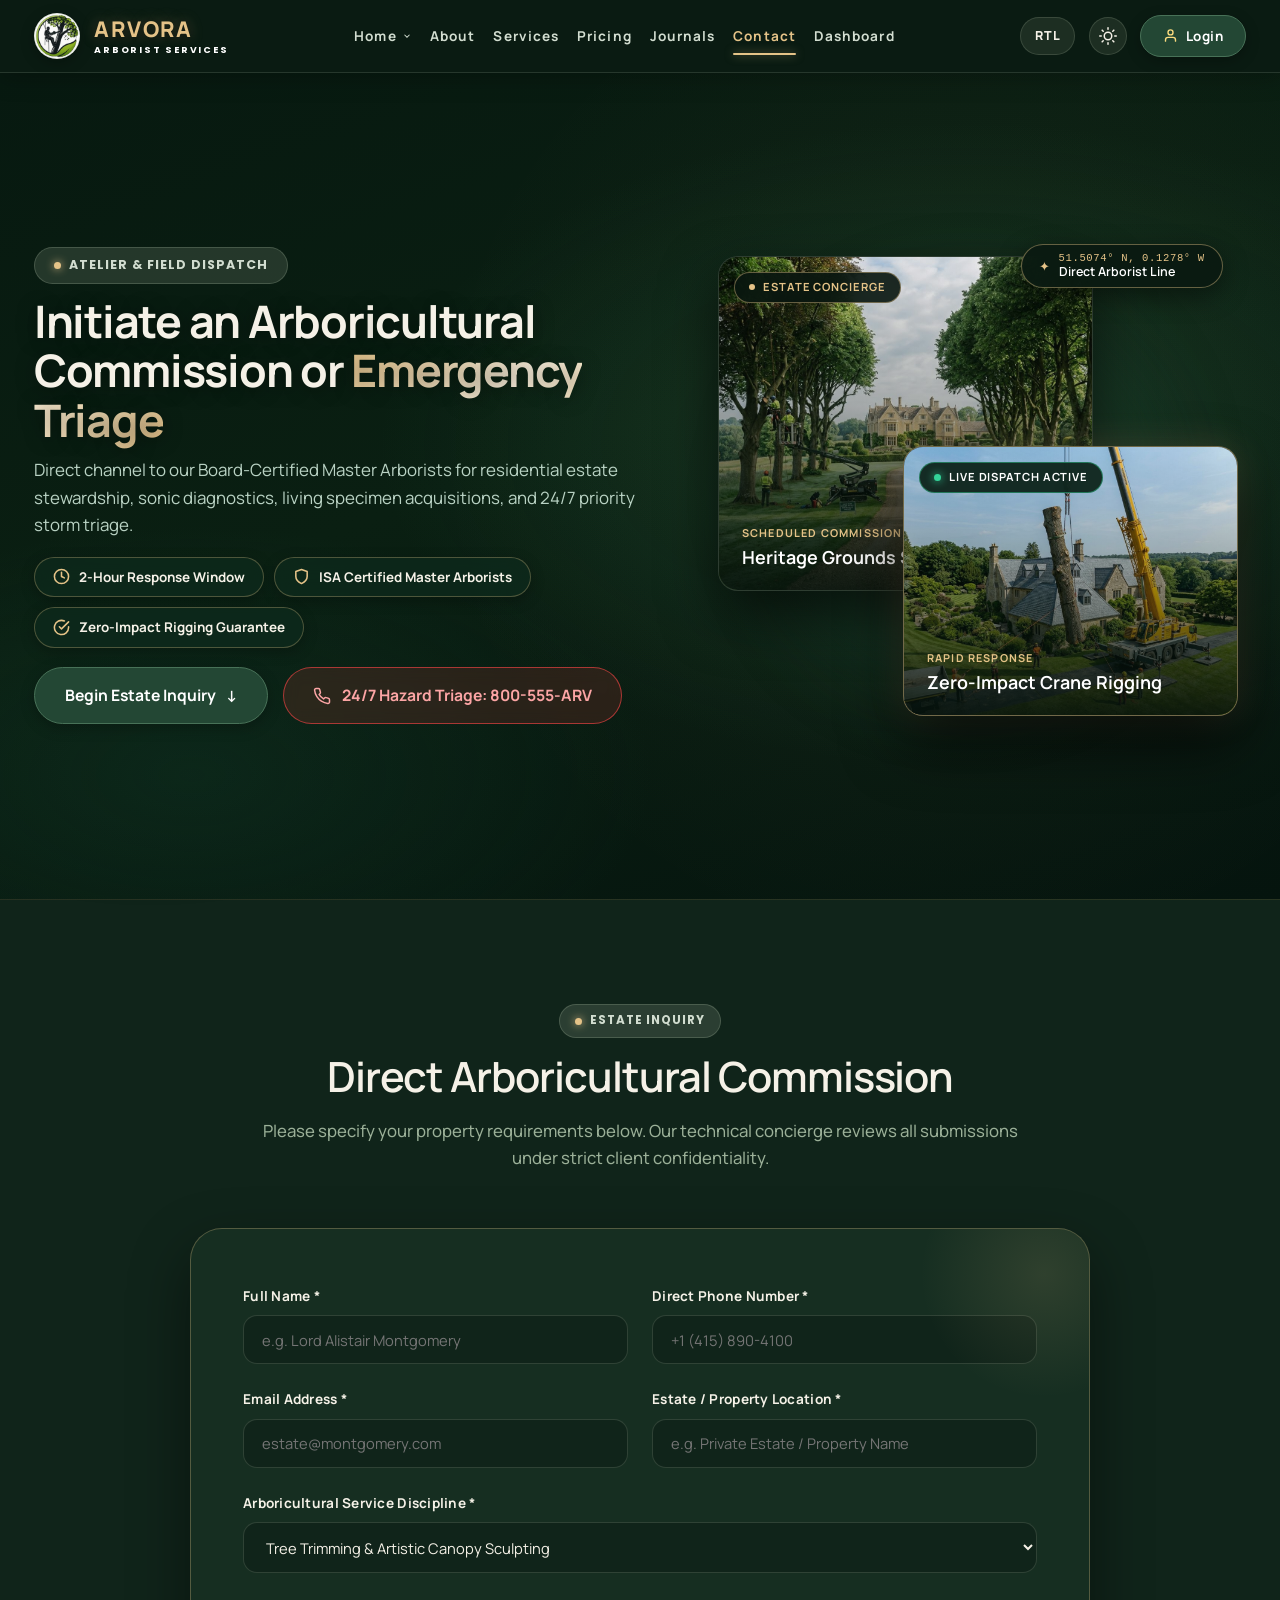
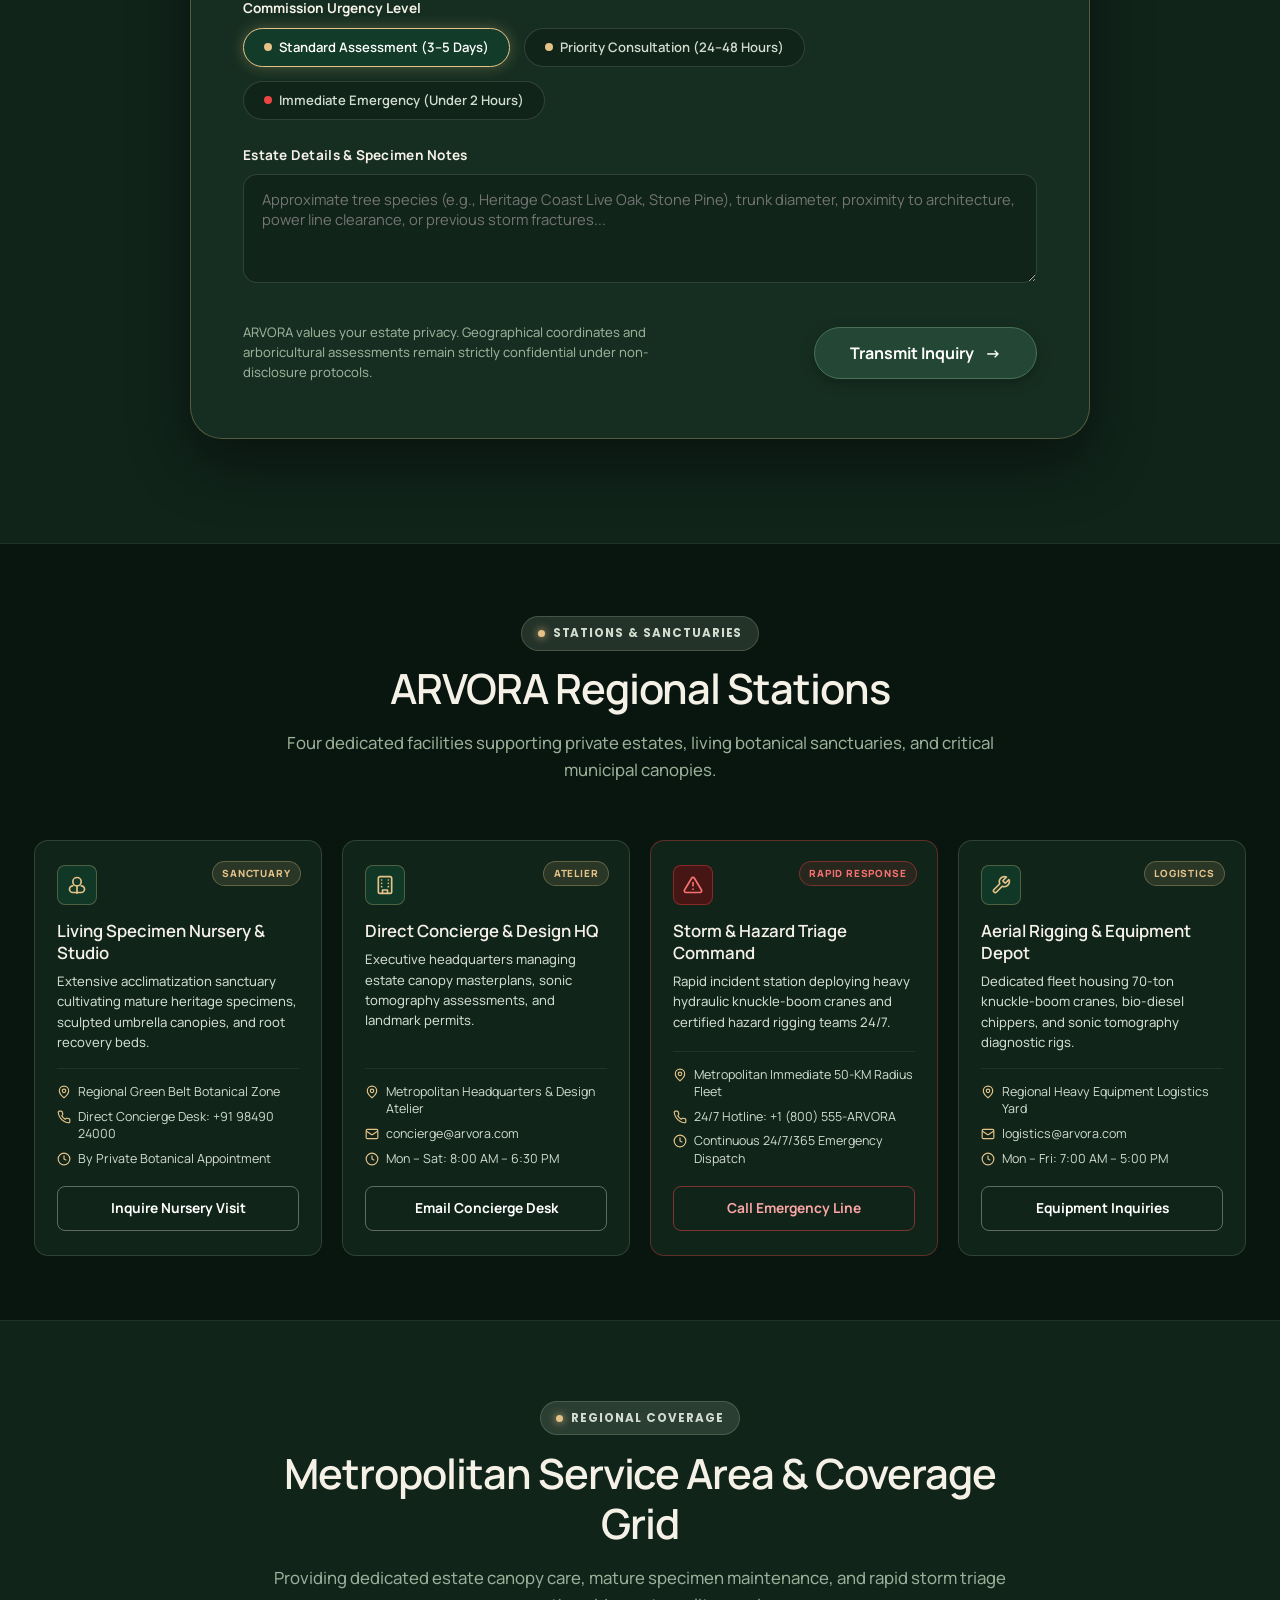
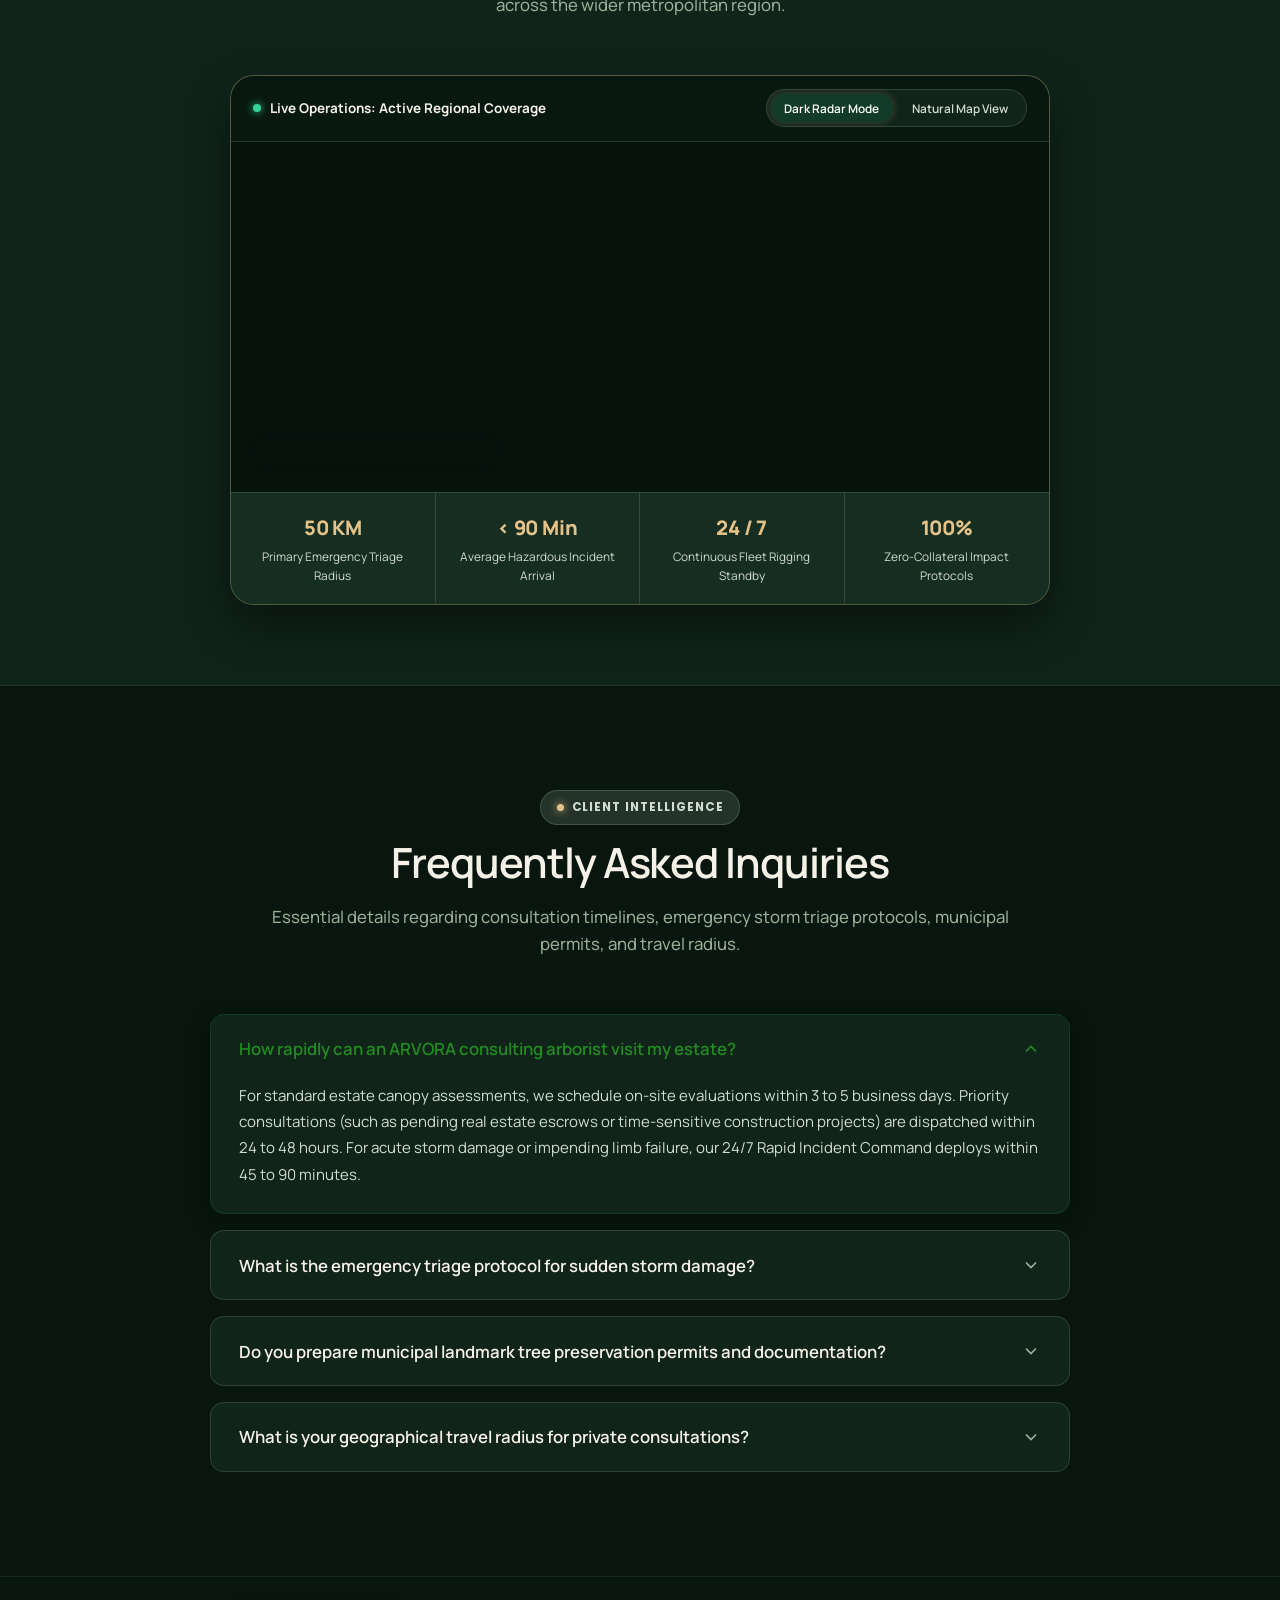
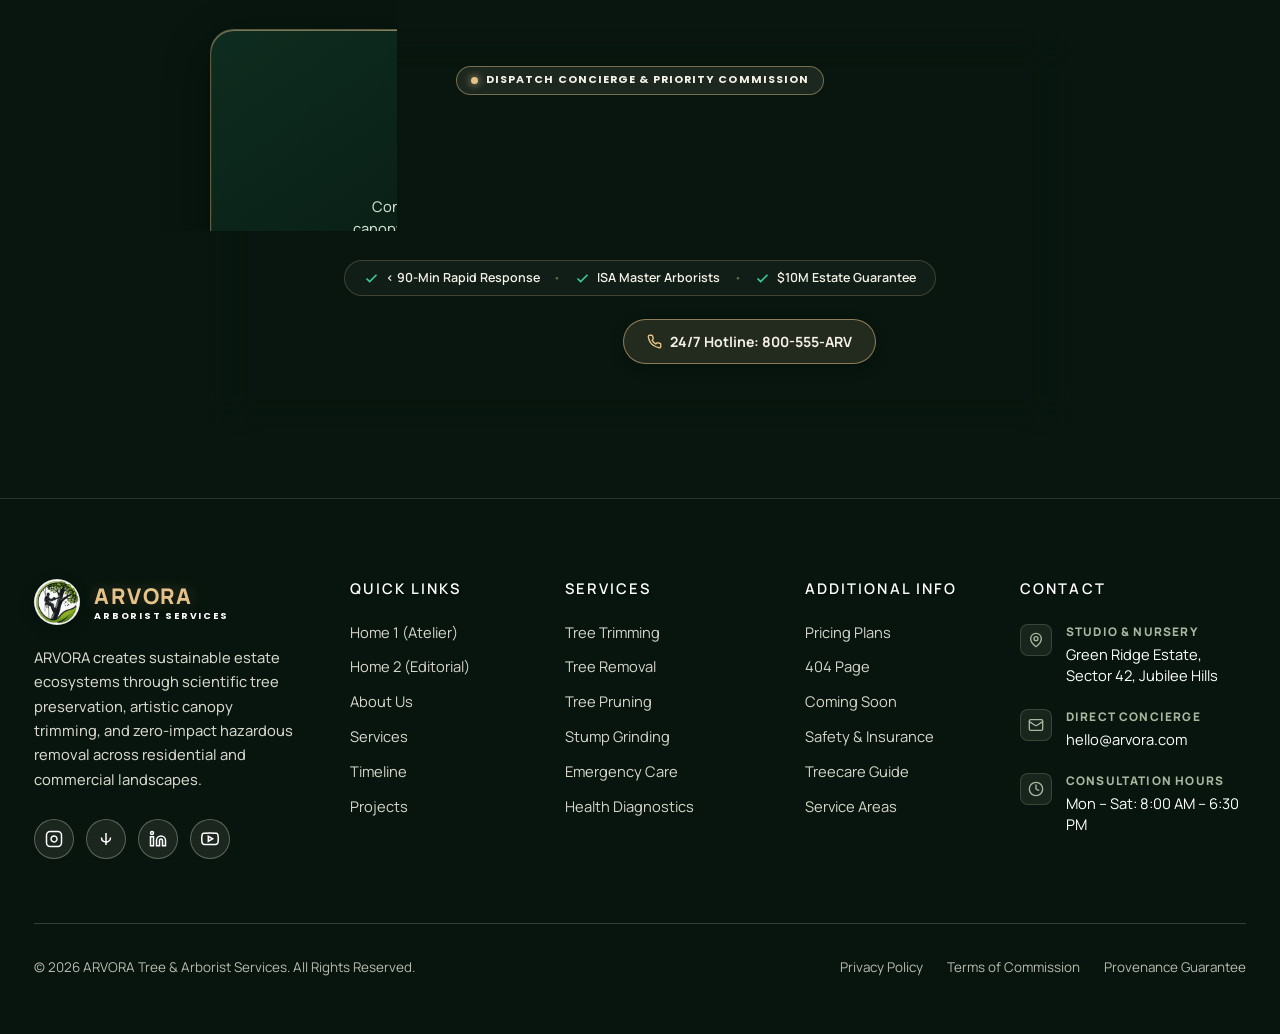
<file: contact.html>
<!DOCTYPE html>
<html lang="en" dir="ltr" data-theme="dark">

<head>
  <meta charset="UTF-8" />
  <meta name="viewport" content="width=device-width, initial-scale=1.0" />
  <title>ARVORA — Contact & Arboricultural Concierge | Estate Consultations & Emergency Triage</title>
  <meta name="description"
    content="Connect with ARVORA for estate tree trimming, ancient tree preservation, sonic tomography diagnostics, living specimen acquisitions, and 24/7 emergency storm triage." />

  <link rel="icon" type="image/png" href="assets/logo.png" />
  <link rel="apple-touch-icon" href="assets/logo.png" />

  <link rel="preconnect" href="https://fonts.googleapis.com" />
  <link rel="preconnect" href="https://fonts.gstatic.com" crossorigin />
  <link
    href="https://fonts.googleapis.com/css2?family=Manrope:wght@300;400;500;600;700;800&family=Poppins:ital,wght@0,400;0,500;0,600;0,700;1,400&display=swap"
    rel="stylesheet" />

  <script src="theme-sync.js"></script>

  <link rel="stylesheet" href="index.css" />
  <link rel="stylesheet" href="contact.css" />
</head>

<body class="has-fixed-header">
  <div class="ambient-glow glow-1" aria-hidden="true"></div>
  <div class="ambient-glow glow-2" aria-hidden="true"></div>

  <header class="atelier-header" id="mainHeader">
    <div class="container header-container">
      <a href="index.html" class="brand-logo" id="headerBrandLogo" aria-label="ARVORA Home">
        <span class="logo-mark">
          <img src="assets/logo.png" alt="ARVORA Logo" class="brand-img" width="46" height="46" />
        </span>
        <span class="brand-text-wrap">
          <span class="brand-name">ARVORA</span>
          <span class="brand-sub">ARBORIST SERVICES</span>
        </span>
      </a>

      <nav class="nav-menu" id="navMenu" aria-label="Primary Navigation">
        <ul class="nav-list">
          <li class="nav-item has-dropdown">
            <a href="index.html" class="nav-link" aria-haspopup="true" aria-expanded="false">
              <span>Home</span>
              <svg class="dropdown-caret" width="10" height="10" viewBox="0 0 24 24" fill="none" stroke="currentColor"
                stroke-width="2.5">
                <polyline points="6 9 12 15 18 9"></polyline>
              </svg>
            </a>
            <ul class="dropdown-menu">
              <li>
                <a href="index.html" class="dropdown-link">
                  <span class="dropdown-dot"></span>
                  <div class="dropdown-info">
                    <span class="dropdown-title">Home 1</span>
                    <span class="dropdown-desc">Atelier & Field Services</span>
                  </div>
                </a>
              </li>
              <li>
                <a href="home2.html" class="dropdown-link">
                  <span class="dropdown-dot"></span>
                  <div class="dropdown-info">
                    <span class="dropdown-title">Home 2 <span class="dropdown-badge">New</span></span>
                    <span class="dropdown-desc">Nature Magazine & Editorial</span>
                  </div>
                </a>
              </li>
            </ul>
          </li>
          <li class="nav-item"><a href="about.html" class="nav-link">About</a></li>
          <li class="nav-item"><a href="service.html" class="nav-link">Services</a></li>
          <li class="nav-item"><a href="pricing.html" class="nav-link">Pricing</a></li>
          <li class="nav-item"><a href="journal.html" class="nav-link">Journals</a></li>
          <li class="nav-item"><a href="contact.html" class="nav-link active">Contact</a></li>
          <li class="nav-item"><a href="dashboard.html" class="nav-link"
              id="navDashboardLink">Dashboard</a></li>
        </ul>
      </nav>

      <div class="header-actions">
        <button class="ctrl-btn rtl-toggle-btn" id="rtlToggleBtn" aria-label="Toggle Right to Left direction"
          title="Toggle RTL layout">
          <span class="rtl-label" id="rtlBtnText">RTL</span>
        </button>

        <button class="ctrl-btn theme-toggle-btn" id="themeToggleBtn" aria-label="Toggle dark/light theme"
          title="Toggle theme">
          <span class="theme-icon moon-icon">
            <svg width="18" height="18" viewBox="0 0 24 24" fill="none" stroke="currentColor" stroke-width="2"
              stroke-linecap="round" stroke-linejoin="round">
              <path d="M21 12.79A9 9 0 1 1 11.21 3 7 7 0 0 0 21 12.79z"></path>
            </svg>
          </span>
          <span class="theme-icon sun-icon">
            <svg width="18" height="18" viewBox="0 0 24 24" fill="none" stroke="currentColor" stroke-width="2"
              stroke-linecap="round" stroke-linejoin="round">
              <circle cx="12" cy="12" r="5"></circle>
              <line x1="12" y1="1" x2="12" y2="3"></line>
              <line x1="12" y1="21" x2="12" y2="23"></line>
              <line x1="4.22" y1="4.22" x2="5.64" y2="5.64"></line>
              <line x1="18.36" y1="18.36" x2="19.78" y2="19.78"></line>
              <line x1="1" y1="12" x2="3" y2="12"></line>
              <line x1="21" y1="12" x2="23" y2="12"></line>
              <line x1="4.22" y1="19.78" x2="5.64" y2="18.36"></line>
              <line x1="18.36" y1="5.64" x2="19.78" y2="4.22"></line>
            </svg>
          </span>
        </button>

        <a href="login.html" class="btn btn-login-pill" id="headerLoginBtn" aria-label="Account Login">
          <svg width="15" height="15" viewBox="0 0 24 24" fill="none" stroke="currentColor" stroke-width="2.2"
            stroke-linecap="round" stroke-linejoin="round" class="login-user-icon">
            <path d="M20 21v-2a4 4 0 0 0-4-4H8a4 4 0 0 0-4 4v2"></path>
            <circle cx="12" cy="7" r="4"></circle>
          </svg>
          <span>Login</span>
        </a>

        <button class="hamburger-btn" id="hamburgerBtn" aria-label="Toggle mobile menu" aria-expanded="false">
          <span class="bar bar-1"></span>
          <span class="bar bar-2"></span>
          <span class="bar bar-3"></span>
        </button>
      </div>
    </div>
  </header>

  <div class="mobile-drawer" id="mobileDrawer" aria-hidden="true">
    <div class="drawer-backdrop" id="drawerBackdrop"></div>
    <div class="drawer-content">
      <div class="drawer-top">
        <div class="brand-logo">
          <span class="logo-mark small">
            <img src="assets/logo.png" alt="ARVORA Logo" class="brand-img" width="36" height="36" />
          </span>
          <span class="brand-text-wrap">
            <span class="brand-name">ARVORA</span>
            <span class="brand-sub">ARBORIST SERVICES</span>
          </span>
        </div>
        <button class="drawer-close-btn" id="drawerCloseBtn" aria-label="Close menu">&times;</button>
      </div>

      <div class="drawer-home-switcher">
        <span class="drawer-switcher-label">Explore Home Layout:</span>
        <div class="drawer-switcher-btns">
          <a href="index.html" class="drawer-switch-pill">Home 1 (Atelier)</a>
          <a href="home2.html" class="drawer-switch-pill">Home 2 (Editorial) <span class="mini-badge">New</span></a>
        </div>
      </div>

      <ul class="drawer-nav-list">
        <li><a href="about.html" class="drawer-link">About ARVORA</a></li>
        <li><a href="service.html" class="drawer-link">Services</a></li>
        <li><a href="pricing.html" class="drawer-link">Pricing</a></li>
        <li><a href="journal.html" class="drawer-link">Journals</a></li>
        <li><a href="contact.html" class="drawer-link active">Contact</a></li>
        <li><a href="dashboard.html" class="drawer-link">Dashboard</a></li>
      </ul>

      <div class="drawer-cta-wrap" style="display: flex; flex-direction: column; gap: 0.75rem;">
        <a href="login.html" class="btn btn-login-pill btn-block" style="justify-content: center;">
          <svg width="15" height="15" viewBox="0 0 24 24" fill="none" stroke="currentColor" stroke-width="2.2"
            stroke-linecap="round" stroke-linejoin="round" class="login-user-icon">
            <path d="M20 21v-2a4 4 0 0 0-4-4H8a4 4 0 0 0-4 4v2"></path>
            <circle cx="12" cy="7" r="4"></circle>
          </svg>
          <span>Client & Arborist Login</span>
        </a>
        <button class="btn btn-quote-pill btn-block open-quote-modal">
          <span>Request Free Assessment</span>
          <span class="btn-arrow">→</span>
        </button>
      </div>

      <div class="drawer-footer-contact">
        <p class="drawer-contact-line">Direct Concierge: <strong>hello@arvora.com</strong></p>
        <p class="drawer-contact-line">Phone & WhatsApp: <strong>+91 98490 24000</strong></p>
      </div>
    </div>
  </div>

  <main id="mainContent">

    <section class="contact-hero-section" id="contactHero">
      <div class="contact-hero-ambient" aria-hidden="true"></div>

      <div class="container contact-hero-container">
        <div class="contact-hero-grid">

          <!-- Left Column: Editorial Content -->
          <div class="contact-hero-content">
            <div class="badge-pill">
              <span class="badge-dot"></span>
              <span class="badge-text">ATELIER &amp; FIELD DISPATCH</span>
            </div>

            <h1 class="contact-hero-title">
              Initiate an Arbori<wbr>cultural Commission or <span class="title-accent">Emergency Triage</span>
            </h1>

            <p class="contact-hero-desc">
              Direct channel to our Board-Certified Master Arborists for residential estate stewardship, sonic diagnostics, living specimen acquisitions, and 24/7 priority storm triage.
            </p>

            <div class="contact-hero-badges">
              <div class="contact-guarantee-pill">
                <svg width="17" height="17" viewBox="0 0 24 24" fill="none" stroke="currentColor" stroke-width="2.2"
                  stroke-linecap="round" stroke-linejoin="round">
                  <circle cx="12" cy="12" r="10"></circle>
                  <polyline points="12 6 12 12 16 14"></polyline>
                </svg>
                <span>2-Hour Response Window</span>
              </div>
              <div class="contact-guarantee-pill">
                <svg width="17" height="17" viewBox="0 0 24 24" fill="none" stroke="currentColor" stroke-width="2.2"
                  stroke-linecap="round" stroke-linejoin="round">
                  <path d="M12 22s8-4 8-10V5l-8-3-8 3v7c0 6 8 10 8 10z"></path>
                </svg>
                <span>ISA Certified Master Arborists</span>
              </div>
              <div class="contact-guarantee-pill">
                <svg width="17" height="17" viewBox="0 0 24 24" fill="none" stroke="currentColor" stroke-width="2.2"
                  stroke-linecap="round" stroke-linejoin="round">
                  <path d="M22 11.08V12a10 10 0 1 1-5.93-9.14"></path>
                  <polyline points="22 4 12 14.01 9 11.01"></polyline>
                </svg>
                <span>Zero-Impact Rigging Guarantee</span>
              </div>
            </div>

            <div class="contact-hero-actions">
              <a href="#contactForm" class="btn btn-primary btn-lg" id="heroInquiryBtn">
                <span>Begin Estate Inquiry</span>
                <span class="btn-arrow">↓</span>
              </a>
              <a href="tel:+18005552786" class="btn btn-outline btn-lg triage-phone-btn" id="heroTriageBtn">
                <svg width="18" height="18" viewBox="0 0 24 24" fill="none" stroke="currentColor" stroke-width="2"
                  stroke-linecap="round" stroke-linejoin="round">
                  <path d="M22 16.92v3a2 2 0 0 1-2.18 2 19.79 19.79 0 0 1-8.63-3.07 19.5 19.5 0 0 1-6-6 19.79 19.79 0 0 1-3.07-8.67A2 2 0 0 1 4.11 2h3a2 2 0 0 1 2 1.72 12.84 12.84 0 0 0 .7 2.81 2 2 0 0 1-.45 2.11L8.09 9.91a16 16 0 0 0 6 6l1.27-1.27a2 2 0 0 1 2.11-.45 12.84 12.84 0 0 0 2.81.7A2 2 0 0 1 22 16.92z"></path>
                </svg>
                <span>24/7 Hazard Triage: 800-555-ARV</span>
              </a>
            </div>
          </div>

          <!-- Right Column: 2 Staggered Luxury Image Cards -->
          <div class="contact-hero-visual" aria-label="Visual showcase of estate grounds and diagnostic operations">
            <div class="contact-cards-composition">

              <!-- Ambient backdrop glow aura -->
              <div class="contact-cards-glow" aria-hidden="true"></div>

              <!-- Card 1: Primary Heritage Estate Grounds (Top/Left) -->
              <article class="contact-img-card contact-card-primary">
                <div class="contact-card-img-wrap">
                  <img src="assets/project_historic_estate.jpg" alt="Historic Manor Estate Grounds & Canopy Stewardship"
                    class="contact-card-photo" />
                  <div class="contact-card-gradient"></div>
                </div>
                <div class="contact-card-badge-top">
                  <span class="contact-badge-dot"></span>
                  <span class="contact-badge-text">ESTATE CONCIERGE</span>
                </div>
                <div class="contact-card-caption">
                  <span class="contact-card-sub">SCHEDULED COMMISSIONS</span>
                  <h4 class="contact-card-heading">Heritage Grounds Stewardship</h4>
                </div>
              </article>

              <!-- Card 2: Secondary Overlapping Field Dispatch Card (Bottom/Right) -->
              <article class="contact-img-card contact-card-secondary">
                <div class="contact-card-img-wrap">
                  <img src="assets/op_crane_removal.jpg" alt="High-Angle Crane Rigging & Emergency Triage"
                    class="contact-card-photo" />
                  <div class="contact-card-gradient"></div>
                </div>
                <div class="contact-card-badge-top dispatch-badge">
                  <span class="live-pulse-dot"></span>
                  <span class="contact-badge-text">LIVE DISPATCH ACTIVE</span>
                </div>
                <div class="contact-card-caption">
                  <span class="contact-card-sub">RAPID RESPONSE</span>
                  <h4 class="contact-card-heading">Zero-Impact Crane Rigging</h4>
                </div>
              </article>

              <!-- Floating Coordinates & Seal Emblem Pill -->
              <div class="contact-floating-seal" aria-hidden="true">
                <span class="seal-icon">✦</span>
                <div class="seal-text-group">
                  <span class="seal-code">51.5074° N, 0.1278° W</span>
                  <span class="seal-title">Direct Arborist Line</span>
                </div>
              </div>

            </div>
          </div>

        </div>
      </div>
    </section>

<section class="contact-form-section" id="contactForm">
      <div class="container">
        <div class="section-header text-center">
          <div class="badge-pill">
            <span class="badge-dot"></span>
            <span class="badge-text">ESTATE INQUIRY</span>
          </div>
          <h2 class="section-title">Direct Arboricultural Commission</h2>
          <p class="section-subtitle">
            Please specify your property requirements below. Our technical concierge reviews all submissions under strict client confidentiality.
          </p>
        </div>

        <div class="contact-form-wrapper">
          <form class="contact-grid-form" id="contactInquiryForm">
            <div class="form-grid-row">
              <div class="contact-field-group">
                <label for="inquiryName">Full Name *</label>
                <input type="text" id="inquiryName" name="name" required placeholder="e.g. Lord Alistair Montgomery" />
              </div>
              <div class="contact-field-group">
                <label for="inquiryPhone">Direct Phone Number *</label>
                <input type="tel" id="inquiryPhone" name="phone" required placeholder="+1 (415) 890-4100" />
              </div>
            </div>

            <div class="form-grid-row">
              <div class="contact-field-group">
                <label for="inquiryEmail">Email Address *</label>
                <input type="email" id="inquiryEmail" name="email" required placeholder="estate@montgomery.com" />
              </div>
              <div class="contact-field-group">
                <label for="inquiryLocation">Estate / Property Location *</label>
                <input type="text" id="inquiryLocation" name="location" required placeholder="e.g. Private Estate / Property Name" />
              </div>
            </div>

            <div class="contact-field-group">
              <label for="inquiryService">Arboricultural Service Discipline *</label>
              <select id="inquiryService" name="service" required>
                <option value="Fine Crown Trimming & Sculpting">Tree Trimming & Artistic Canopy Sculpting</option>
                <option value="Hazardous Tree Removal">Precision Crane Removal & Hazardous Rigging</option>
                <option value="Structural Tree Pruning">Structural Pruning, Crown Thinning & Deadwooding</option>
                <option value="Sonic Tomography Diagnostics">Sonic Tomography & Internal Decay Diagnostics</option>
                <option value="Dynamic Bracing & Cabling">Dynamic Tree Bracing & Cobra Cabling Systems</option>
                <option value="Living Specimen Acquisition">Mature Living Specimen Acquisition & Transplantation</option>
                <option value="Emergency Storm Triage">24/7 Windstorm & Hazard Emergency Triage</option>
              </select>
            </div>

            <div>
              <span class="urgency-selector-label">Commission Urgency Level</span>
              <div class="urgency-pills-row">
                <button type="button" class="urgency-pill-btn active" data-urgency="Standard Assessment (3-5 Days)">
                  <span class="urgency-dot"></span>
                  <span>Standard Assessment (3–5 Days)</span>
                </button>
                <button type="button" class="urgency-pill-btn" data-urgency="Priority Consultation (24-48 Hours)">
                  <span class="urgency-dot"></span>
                  <span>Priority Consultation (24–48 Hours)</span>
                </button>
                <button type="button" class="urgency-pill-btn emergency" data-urgency="Immediate Emergency (Under 2 Hours)">
                  <span class="urgency-dot"></span>
                  <span>Immediate Emergency (Under 2 Hours)</span>
                </button>
              </div>
              <input type="hidden" id="urgencyInput" name="urgency" value="Standard Assessment (3-5 Days)" />
            </div>

            <div class="contact-field-group">
              <label for="inquiryNotes">Estate Details & Specimen Notes</label>
              <textarea id="inquiryNotes" name="notes" rows="4"
                placeholder="Approximate tree species (e.g., Heritage Coast Live Oak, Stone Pine), trunk diameter, proximity to architecture, power line clearance, or previous storm fractures..."></textarea>
            </div>

            <div class="contact-form-actions">
              <p class="contact-privacy-note">
                ARVORA values your estate privacy. Geographical coordinates and arboricultural assessments remain strictly confidential under non-disclosure protocols.
              </p>
              <button type="submit" class="btn btn-primary btn-lg" id="contactSubmitBtn">
                <span>Transmit Inquiry</span>
                <span class="btn-arrow">→</span>
              </button>
            </div>
          </form>

          <div class="contact-success-state" id="contactSuccessState">
            <div class="contact-success-icon">✓</div>
            <h3 class="contact-success-title">Inquiry Transmitted Successfully</h3>
            <p class="contact-success-desc">
              Thank you, <strong id="successClientName" style="color: var(--warm-cream);">Esteemed Client</strong>. Your commission has been logged under docket <strong id="successRefCode" style="color: var(--accent-gold);">ARV-2026-8842</strong>. One of our Board-Certified Master Arborists will review your estate parameters and respond promptly.
            </p>
            <button class="btn btn-outline" id="resetContactFormBtn">
              <span>Submit Another Inquiry</span>
            </button>
          </div>
        </div>
      </div>
    </section>

<section class="contact-addresses-section" id="contactAddresses">
      <div class="container">
        <div class="section-header text-center">
          <div class="badge-pill">
            <span class="badge-dot"></span>
            <span class="badge-text">STATIONS & SANCTUARIES</span>
          </div>
          <h2 class="section-title">ARVORA Regional Stations</h2>
          <p class="section-subtitle">
            Four dedicated facilities supporting private estates, living botanical sanctuaries, and critical municipal canopies.
          </p>
        </div>

        <div class="address-cards-grid">
          <div class="address-card">
            <span class="address-card-badge">SANCTUARY</span>
            <div class="address-card-icon">
              <svg width="24" height="24" viewBox="0 0 24 24" fill="none" stroke="currentColor" stroke-width="2"
                stroke-linecap="round" stroke-linejoin="round">
                <path d="M12 22v-9"></path>
                <path d="M12 13a5 5 0 0 0 5-5c0-2.76-2.24-5-5-5s-5 2.24-5 5a5 5 0 0 0 5 5z"></path>
                <path d="M7 13a4 4 0 0 0-4 4c0 2.2 1.8 4 4 4h10c2.2 0 4-1.8 4-4a4 4 0 0 0-4-4"></path>
              </svg>
            </div>
            <h3 class="address-card-title">Living Specimen Nursery & Studio</h3>
            <p class="address-card-desc">
              Extensive acclimatization sanctuary cultivating mature heritage specimens, sculpted umbrella canopies, and root recovery beds.
            </p>
            <div class="address-card-meta-list">
              <div class="address-card-meta-item">
                <svg class="address-meta-icon" width="16" height="16" viewBox="0 0 24 24" fill="none" stroke="currentColor" stroke-width="2">
                  <path d="M20 10c0 6-8 12-8 12s-8-6-8-12a8 8 0 0 1 16 0Z"></path>
                  <circle cx="12" cy="10" r="3"></circle>
                </svg>
                <span>Regional Green Belt Botanical Zone</span>
              </div>
              <div class="address-card-meta-item">
                <svg class="address-meta-icon" width="16" height="16" viewBox="0 0 24 24" fill="none" stroke="currentColor" stroke-width="2">
                  <path d="M22 16.92v3a2 2 0 0 1-2.18 2 19.79 19.79 0 0 1-8.63-3.07 19.5 19.5 0 0 1-6-6 19.79 19.79 0 0 1-3.07-8.67A2 2 0 0 1 4.11 2h3a2 2 0 0 1 2 1.72 12.84 12.84 0 0 0 .7 2.81 2 2 0 0 1-.45 2.11L8.09 9.91a16 16 0 0 0 6 6l1.27-1.27a2 2 0 0 1 2.11-.45 12.84 12.84 0 0 0 2.81.7A2 2 0 0 1 22 16.92z"></path>
                </svg>
                <span>Direct Concierge Desk: +91 98490 24000</span>
              </div>
              <div class="address-card-meta-item">
                <svg class="address-meta-icon" width="16" height="16" viewBox="0 0 24 24" fill="none" stroke="currentColor" stroke-width="2">
                  <circle cx="12" cy="12" r="10"></circle>
                  <polyline points="12 6 12 12 16 14"></polyline>
                </svg>
                <span>By Private Botanical Appointment</span>
              </div>
            </div>
            <a href="#contactForm" class="btn btn-outline address-card-btn">Inquire Nursery Visit</a>
          </div>

          <div class="address-card">
            <span class="address-card-badge">ATELIER</span>
            <div class="address-card-icon">
              <svg width="24" height="24" viewBox="0 0 24 24" fill="none" stroke="currentColor" stroke-width="2"
                stroke-linecap="round" stroke-linejoin="round">
                <rect width="16" height="20" x="4" y="2" rx="2" ry="2"></rect>
                <path d="M9 22v-4h6v4"></path>
                <path d="M8 6h.01"></path>
                <path d="M16 6h.01"></path>
                <path d="M8 10h.01"></path>
                <path d="M16 10h.01"></path>
                <path d="M8 14h.01"></path>
                <path d="M16 14h.01"></path>
              </svg>
            </div>
            <h3 class="address-card-title">Direct Concierge & Design HQ</h3>
            <p class="address-card-desc">
              Executive headquarters managing estate canopy masterplans, sonic tomography assessments, and landmark permits.
            </p>
            <div class="address-card-meta-list">
              <div class="address-card-meta-item">
                <svg class="address-meta-icon" width="16" height="16" viewBox="0 0 24 24" fill="none" stroke="currentColor" stroke-width="2">
                  <path d="M20 10c0 6-8 12-8 12s-8-6-8-12a8 8 0 0 1 16 0Z"></path>
                  <circle cx="12" cy="10" r="3"></circle>
                </svg>
                <span>Metropolitan Headquarters & Design Atelier</span>
              </div>
              <div class="address-card-meta-item">
                <svg class="address-meta-icon" width="16" height="16" viewBox="0 0 24 24" fill="none" stroke="currentColor" stroke-width="2">
                  <rect width="20" height="16" x="2" y="4" rx="2"></rect>
                  <path d="m22 7-8.97 5.7a1.94 1.94 0 0 1-2.06 0L2 7"></path>
                </svg>
                <span>concierge@arvora.com</span>
              </div>
              <div class="address-card-meta-item">
                <svg class="address-meta-icon" width="16" height="16" viewBox="0 0 24 24" fill="none" stroke="currentColor" stroke-width="2">
                  <circle cx="12" cy="12" r="10"></circle>
                  <polyline points="12 6 12 12 16 14"></polyline>
                </svg>
                <span>Mon – Sat: 8:00 AM – 6:30 PM</span>
              </div>
            </div>
            <a href="mailto:concierge@arvora.com" class="btn btn-outline address-card-btn">Email Concierge Desk</a>
          </div>

          <div class="address-card address-card--emergency">
            <span class="address-card-badge">RAPID RESPONSE</span>
            <div class="address-card-icon">
              <svg width="24" height="24" viewBox="0 0 24 24" fill="none" stroke="currentColor" stroke-width="2"
                stroke-linecap="round" stroke-linejoin="round">
                <path d="M10.29 3.86L1.82 18a2 2 0 0 0 1.71 3h16.94a2 2 0 0 0 1.71-3L13.71 3.86a2 2 0 0 0-3.42 0z"></path>
                <line x1="12" y1="9" x2="12" y2="13"></line>
                <line x1="12" y1="17" x2="12.01" y2="17"></line>
              </svg>
            </div>
            <h3 class="address-card-title">Storm & Hazard Triage Command</h3>
            <p class="address-card-desc">
              Rapid incident station deploying heavy hydraulic knuckle-boom cranes and certified hazard rigging teams 24/7.
            </p>
            <div class="address-card-meta-list">
              <div class="address-card-meta-item">
                <svg class="address-meta-icon" width="16" height="16" viewBox="0 0 24 24" fill="none" stroke="currentColor" stroke-width="2">
                  <path d="M20 10c0 6-8 12-8 12s-8-6-8-12a8 8 0 0 1 16 0Z"></path>
                  <circle cx="12" cy="10" r="3"></circle>
                </svg>
                <span>Metropolitan Immediate 50-KM Radius Fleet</span>
              </div>
              <div class="address-card-meta-item">
                <svg class="address-meta-icon" width="16" height="16" viewBox="0 0 24 24" fill="none" stroke="currentColor" stroke-width="2">
                  <path d="M22 16.92v3a2 2 0 0 1-2.18 2 19.79 19.79 0 0 1-8.63-3.07 19.5 19.5 0 0 1-6-6 19.79 19.79 0 0 1-3.07-8.67A2 2 0 0 1 4.11 2h3a2 2 0 0 1 2 1.72 12.84 12.84 0 0 0 .7 2.81 2 2 0 0 1-.45 2.11L8.09 9.91a16 16 0 0 0 6 6l1.27-1.27a2 2 0 0 1 2.11-.45 12.84 12.84 0 0 0 2.81.7A2 2 0 0 1 22 16.92z"></path>
                </svg>
                <span>24/7 Hotline: +1 (800) 555-ARVORA</span>
              </div>
              <div class="address-card-meta-item">
                <svg class="address-meta-icon" width="16" height="16" viewBox="0 0 24 24" fill="none" stroke="currentColor" stroke-width="2">
                  <circle cx="12" cy="12" r="10"></circle>
                  <polyline points="12 6 12 12 16 14"></polyline>
                </svg>
                <span>Continuous 24/7/365 Emergency Dispatch</span>
              </div>
            </div>
            <a href="tel:+18005552786" class="btn btn-outline address-card-btn">Call Emergency Line</a>
          </div>

          <div class="address-card">
            <span class="address-card-badge">LOGISTICS</span>
            <div class="address-card-icon">
              <svg width="24" height="24" viewBox="0 0 24 24" fill="none" stroke="currentColor" stroke-width="2"
                stroke-linecap="round" stroke-linejoin="round">
                <path d="M14.7 6.3a1 1 0 0 0 0 1.4l1.6 1.6a1 1 0 0 0 1.4 0l3.77-3.77a6 6 0 0 1-7.94 7.94l-6.91 6.91a2.12 2.12 0 0 1-3-3l6.91-6.91a6 6 0 0 1 7.94-7.94l-3.76 3.76z"></path>
              </svg>
            </div>
            <h3 class="address-card-title">Aerial Rigging & Equipment Depot</h3>
            <p class="address-card-desc">
              Dedicated fleet housing 70-ton knuckle-boom cranes, bio-diesel chippers, and sonic tomography diagnostic rigs.
            </p>
            <div class="address-card-meta-list">
              <div class="address-card-meta-item">
                <svg class="address-meta-icon" width="16" height="16" viewBox="0 0 24 24" fill="none" stroke="currentColor" stroke-width="2">
                  <path d="M20 10c0 6-8 12-8 12s-8-6-8-12a8 8 0 0 1 16 0Z"></path>
                  <circle cx="12" cy="10" r="3"></circle>
                </svg>
                <span>Regional Heavy Equipment Logistics Yard</span>
              </div>
              <div class="address-card-meta-item">
                <svg class="address-meta-icon" width="16" height="16" viewBox="0 0 24 24" fill="none" stroke="currentColor" stroke-width="2">
                  <rect width="20" height="16" x="2" y="4" rx="2"></rect>
                  <path d="m22 7-8.97 5.7a1.94 1.94 0 0 1-2.06 0L2 7"></path>
                </svg>
                <span>logistics@arvora.com</span>
              </div>
              <div class="address-card-meta-item">
                <svg class="address-meta-icon" width="16" height="16" viewBox="0 0 24 24" fill="none" stroke="currentColor" stroke-width="2">
                  <circle cx="12" cy="12" r="10"></circle>
                  <polyline points="12 6 12 12 16 14"></polyline>
                </svg>
                <span>Mon – Fri: 7:00 AM – 5:00 PM</span>
              </div>
            </div>
            <a href="#contactForm" class="btn btn-outline address-card-btn">Equipment Inquiries</a>
          </div>
        </div>
      </div>
    </section>

<section class="contact-map-section" id="contactMap">
      <div class="container">
        <div class="section-header text-center">
          <div class="badge-pill">
            <span class="badge-dot"></span>
            <span class="badge-text">REGIONAL COVERAGE</span>
          </div>
          <h2 class="section-title">Metropolitan Service Area & Coverage Grid</h2>
          <p class="section-subtitle">
            Providing dedicated estate canopy care, mature specimen maintenance, and rapid storm triage across the wider metropolitan region.
          </p>
        </div>

        <div class="map-card-container">
          <div class="map-toolbar">
            <div class="map-toolbar-label">
              <span class="map-status-dot"></span>
              <span>Live Operations: Active Regional Coverage</span>
            </div>

            <div class="map-radius-switch">
              <button type="button" class="radius-switch-btn active" id="mapModeToggle" data-mode="night">Dark Radar Mode</button>
              <button type="button" class="radius-switch-btn" id="mapNaturalToggle" data-mode="natural">Natural Map View</button>
            </div>
          </div>

          <div class="map-embed-wrapper" id="mapEmbedWrapper">
            <iframe
              class="contact-map-iframe dark-radar"
              id="contactMapIframe"
              src="https://maps.google.com/maps?q=Hyderabad&t=m&z=11&ie=UTF8&iwloc=&output=embed"
              width="100%"
              height="350"
              style="border:0;"
              allowfullscreen=""
              loading="lazy"
              referrerpolicy="no-referrer-when-downgrade"
              title="ARVORA Regional Operations Coverage Map">
            </iframe>

            <div class="map-floating-overlay-badge">
              <div class="map-overlay-dot"></div>
              <div>
                <span class="map-overlay-title">Regional Dispatch Operational</span>
                <span class="map-overlay-sub">Metropolitan & Peripheral Estate Perimeter</span>
              </div>
            </div>
          </div>

          <div class="map-coverage-footer-grid">
            <div class="coverage-stat-item">
              <span class="coverage-stat-num">50 KM</span>
              <span class="coverage-stat-lbl">Primary Emergency Triage Radius</span>
            </div>
            <div class="coverage-stat-item">
              <span class="coverage-stat-num">&lt; 90 Min</span>
              <span class="coverage-stat-lbl">Average Hazardous Incident Arrival</span>
            </div>
            <div class="coverage-stat-item">
              <span class="coverage-stat-num">24 / 7</span>
              <span class="coverage-stat-lbl">Continuous Fleet Rigging Standby</span>
            </div>
            <div class="coverage-stat-item">
              <span class="coverage-stat-num">100%</span>
              <span class="coverage-stat-lbl">Zero-Collateral Impact Protocols</span>
            </div>
          </div>
        </div>
      </div>
    </section>

<section class="contact-faqs-section" id="contactFaqs">
      <div class="container">
        <div class="section-header text-center">
          <div class="badge-pill">
            <span class="badge-dot"></span>
            <span class="badge-text">CLIENT INTELLIGENCE</span>
          </div>
          <h2 class="section-title">Frequently Asked Inquiries</h2>
          <p class="section-subtitle">
            Essential details regarding consultation timelines, emergency storm triage protocols, municipal permits, and travel radius.
          </p>
        </div>

        <div class="contact-faqs-container">
          <div class="contact-faq-card active">
            <button class="contact-faq-trigger" aria-expanded="true">
              <span>How rapidly can an ARVORA consulting arborist visit my estate?</span>
              <svg class="contact-faq-chevron" viewBox="0 0 24 24" fill="none" stroke="currentColor" stroke-width="2">
                <polyline points="6 9 12 15 18 9"></polyline>
              </svg>
            </button>
            <div class="contact-faq-collapse">
              <div class="contact-faq-answer">
                For standard estate canopy assessments, we schedule on-site evaluations within 3 to 5 business days. Priority consultations (such as pending real estate escrows or time-sensitive construction projects) are dispatched within 24 to 48 hours. For acute storm damage or impending limb failure, our 24/7 Rapid Incident Command deploys within 45 to 90 minutes.
              </div>
            </div>
          </div>

          <div class="contact-faq-card">
            <button class="contact-faq-trigger" aria-expanded="false">
              <span>What is the emergency triage protocol for sudden storm damage?</span>
              <svg class="contact-faq-chevron" viewBox="0 0 24 24" fill="none" stroke="currentColor" stroke-width="2">
                <polyline points="6 9 12 15 18 9"></polyline>
              </svg>
            </button>
            <div class="contact-faq-collapse">
              <div class="contact-faq-answer">
                When you call our direct emergency line (+1 800-555-ARVORA), an immediate structural risk assessment is initiated. Our emergency rigging fleet arrives with hydraulic knuckle-boom cranes and low-ground-pressure mats. We immediately stabilize hazardous tree fractures resting against roofs, fences, or utility corridors without causing further collateral structural damage.
              </div>
            </div>
          </div>

          <div class="contact-faq-card">
            <button class="contact-faq-trigger" aria-expanded="false">
              <span>Do you prepare municipal landmark tree preservation permits and documentation?</span>
              <svg class="contact-faq-chevron" viewBox="0 0 24 24" fill="none" stroke="currentColor" stroke-width="2">
                <polyline points="6 9 12 15 18 9"></polyline>
              </svg>
            </button>
            <div class="contact-faq-collapse">
              <div class="contact-faq-answer">
                Yes. ARVORA routinely serves as the official arborist of record for private estates navigating municipal tree protection ordinances (such as heritage oak conservation, coastal zone restrictions, and municipal urban forestry permits). We compile certified sonic tomography reports, tree risk assessments (TRAQ), and replanting mitigation plans approved by city planning boards.
              </div>
            </div>
          </div>

          <div class="contact-faq-card">
            <button class="contact-faq-trigger" aria-expanded="false">
              <span>What is your geographical travel radius for private consultations?</span>
              <svg class="contact-faq-chevron" viewBox="0 0 24 24" fill="none" stroke="currentColor" stroke-width="2">
                <polyline points="6 9 12 15 18 9"></polyline>
              </svg>
            </button>
            <div class="contact-faq-collapse">
              <div class="contact-faq-answer">
                Our primary operational grid covers a comprehensive 50-kilometer radius across the wider metropolitan area and surrounding estate green belts. For specialized heritage specimen preservation, arboretum masterplanning, or acoustic tomographic forensics, our Board-Certified Master Arborists travel across regional zones upon request.
              </div>
            </div>
          </div>
        </div>
      </div>
    </section>

    <!-- =========================================================================
         PREMIUM COMPACT CONTACT CTA SECTION
         ========================================================================= -->
    <section class="contact-cta-section" id="contactCta">
      <div class="container">
        <div class="contact-cta-card">
          <div class="contact-cta-glow" aria-hidden="true"></div>
          <div class="contact-cta-shimmer" aria-hidden="true"></div>

          <div class="contact-cta-content">
            <div class="badge-pill contact-cta-badge">
              <span class="badge-dot"></span>
              <span class="badge-text">DISPATCH CONCIERGE &amp; PRIORITY COMMISSION</span>
            </div>

            <h2 class="contact-cta-title">
              Ready to Safeguard Your Estate’s <span class="title-accent">Living Monuments?</span>
            </h2>

            <p class="contact-cta-desc">
              Connect directly with our senior consulting dendrologists for comprehensive canopy audits, acoustic health tomograms, or rapid emergency storm mobilization.
            </p>

            <div class="contact-cta-trust-row">
              <div class="contact-cta-trust-item">
                <svg width="15" height="15" viewBox="0 0 24 24" fill="none" stroke="currentColor" stroke-width="2.5">
                  <polyline points="20 6 9 17 4 12"></polyline>
                </svg>
                <span>&lt; 90-Min Rapid Response</span>
              </div>
              <span class="trust-sep" aria-hidden="true">&bull;</span>
              <div class="contact-cta-trust-item">
                <svg width="15" height="15" viewBox="0 0 24 24" fill="none" stroke="currentColor" stroke-width="2.5">
                  <polyline points="20 6 9 17 4 12"></polyline>
                </svg>
                <span>ISA Master Arborists</span>
              </div>
              <span class="trust-sep" aria-hidden="true">&bull;</span>
              <div class="contact-cta-trust-item">
                <svg width="15" height="15" viewBox="0 0 24 24" fill="none" stroke="currentColor" stroke-width="2.5">
                  <polyline points="20 6 9 17 4 12"></polyline>
                </svg>
                <span>$10M Estate Guarantee</span>
              </div>
            </div>

            <div class="contact-cta-actions">
              <a href="#contactForm" class="btn btn-primary contact-cta-btn" id="contactCtaFormBtn">
                <span>Begin Estate Inquiry</span>
                <span class="btn-arrow">↓</span>
              </a>
              <a href="tel:+18005552786" class="btn btn-outline contact-cta-phone-btn" id="contactCtaPhoneBtn">
                <svg width="15" height="15" viewBox="0 0 24 24" fill="none" stroke="currentColor" stroke-width="2.2" stroke-linecap="round" stroke-linejoin="round">
                  <path d="M22 16.92v3a2 2 0 0 1-2.18 2 19.79 19.79 0 0 1-8.63-3.07 19.5 19.5 0 0 1-6-6 19.79 19.79 0 0 1-3.07-8.67A2 2 0 0 1 4.11 2h3a2 2 0 0 1 2 1.72 12.84 12.84 0 0 0 .7 2.81 2 2 0 0 1-.45 2.11L8.09 9.91a16 16 0 0 0 6 6l1.27-1.27a2 2 0 0 1 2.11-.45 12.84 12.84 0 0 0 2.81.7A2 2 0 0 1 22 16.92z"></path>
                </svg>
                <span>24/7 Hotline: 800-555-ARV</span>
              </a>
            </div>

            <div class="contact-cta-footer-note">
              <span class="live-pulse-dot"></span>
              <span>Regional fleet operational &bull; Immediate emergency triage standby</span>
            </div>
          </div>
        </div>
      </div>
    </section>

  </main>

<footer class="atelier-footer">
    <div class="container footer-main-content">
      <div class="atelier-footer-grid">

        <div class="footer-col brand-col">
          <a href="index.html" class="brand-logo footer-brand-logo" aria-label="ARVORA Home">
            <span class="logo-mark">
              <img src="assets/logo.png" alt="ARVORA Logo" class="brand-img" width="46" height="46" />
            </span>
            <span class="brand-text-wrap">
              <span class="brand-name font-light">ARVORA</span>
              <span class="brand-sub font-sage">ARBORIST SERVICES</span>
            </span>
          </a>

          <p class="brand-bio-text">
            ARVORA creates sustainable estate ecosystems through scientific tree preservation, artistic canopy
            trimming, and zero-impact hazardous removal across residential and commercial landscapes.
          </p>

          <div class="social-links-row">
            <a href="https://instagram.com" target="_blank" rel="noopener noreferrer" class="circle-social-btn"
              aria-label="Instagram">
              <svg width="18" height="18" viewBox="0 0 24 24" fill="none" stroke="currentColor" stroke-width="2">
                <rect x="2" y="2" width="20" height="20" rx="5" ry="5"></rect>
                <path d="M16 11.37A4 4 0 1 1 12.63 8 4 4 0 0 1 16 11.37z"></path>
                <line x1="17.5" y1="6.5" x2="17.51" y2="6.5"></line>
              </svg>
            </a>
            <a href="https://pinterest.com" target="_blank" rel="noopener noreferrer" class="circle-social-btn"
              aria-label="Pinterest">
              <svg width="18" height="18" viewBox="0 0 24 24" fill="none" stroke="currentColor" stroke-width="2">
                <line x1="12" y1="4" x2="12" y2="20"></line>
                <path d="M18 10a6 6 0 1 1-12 0c0 3 2 5.5 5 5.5"></path>
              </svg>
            </a>
            <a href="https://linkedin.com" target="_blank" rel="noopener noreferrer" class="circle-social-btn"
              aria-label="LinkedIn">
              <svg width="18" height="18" viewBox="0 0 24 24" fill="none" stroke="currentColor" stroke-width="2">
                <path d="M16 8a6 6 0 0 1 6 6v7h-4v-7a2 2 0 0 0-2-2 2 2 0 0 0-2 2v7h-4v-7a6 6 0 0 1 6-6z"></path>
                <rect x="2" y="9" width="4" height="12"></rect>
                <circle cx="4" cy="4" r="2"></circle>
              </svg>
            </a>
            <a href="https://youtube.com" target="_blank" rel="noopener noreferrer" class="circle-social-btn"
              aria-label="YouTube">
              <svg width="18" height="18" viewBox="0 0 24 24" fill="none" stroke="currentColor" stroke-width="2">
                <path
                  d="M22.54 6.42a2.78 2.78 0 0 0-1.94-2C18.88 4 12 4 12 4s-6.88 0-8.6.46a2.78 2.78 0 0 0-1.94 2A29 29 0 0 0 1 11.75a29 29 0 0 0 .46 5.33A2.78 2.78 0 0 0 3.4 19c1.72.46 8.6.46 8.6.46s6.88 0 8.6-.46a2.78 2.78 0 0 0 1.94-2 29 29 0 0 0 .46-5.25 29 29 0 0 0-.46-5.33z">
                </path>
                <polygon points="9.75 15.02 15.5 11.75 9.75 8.48 9.75 15.02"></polygon>
              </svg>
            </a>
          </div>
        </div>

        <div class="footer-col">
          <h4 class="col-title">QUICK LINKS</h4>
          <ul class="col-links-list">
            <li><a href="index.html">Home 1 (Atelier)</a></li>
            <li><a href="home2.html">Home 2 (Editorial)</a></li>
            <li><a href="about.html">About Us</a></li>
            <li><a href="service.html">Services</a></li>
            <li><a href="about.html#timeline">Timeline</a></li>
            <li><a href="index.html#projects">Projects</a></li>
          </ul>
        </div>

        <div class="footer-col">
          <h4 class="col-title">SERVICES</h4>
          <ul class="col-links-list">
            <li><a href="service detail.html?service=trimming">Tree Trimming</a></li>
            <li><a href="service detail.html?service=removal">Tree Removal</a></li>
            <li><a href="service detail.html?service=pruning">Tree Pruning</a></li>
            <li><a href="service detail.html?service=stump">Stump Grinding</a></li>
            <li><a href="service detail.html?service=emergency">Emergency Care</a></li>
            <li><a href="service detail.html?service=health">Health Diagnostics</a></li>
          </ul>
        </div>

        <div class="footer-col">
          <h4 class="col-title">ADDITIONAL INFO</h4>
          <ul class="col-links-list">
            <li><a href="pricing.html">Pricing Plans</a></li>
            <li><a href="404.html">404 Page</a></li>
            <li><a href="comingsoon.html">Coming Soon</a></li>
            <li><a href="service.html#faqs">Safety & Insurance</a></li>
            <li><a href="journal.html">Treecare Guide</a></li>
            <li><a href="contact.html#contactAddresses">Service Areas</a></li>
          </ul>
        </div>

        <div class="footer-col contact-col">
          <h4 class="col-title">CONTACT</h4>
          <ul class="contact-items-list">
            <li class="contact-item">
              <span class="contact-icon" aria-hidden="true">
                <svg width="16" height="16" viewBox="0 0 24 24" fill="none" stroke="currentColor" stroke-width="2"
                  stroke-linecap="round" stroke-linejoin="round">
                  <path d="M20 10c0 6-8 12-8 12s-8-6-8-12a8 8 0 0 1 16 0Z"></path>
                  <circle cx="12" cy="10" r="3"></circle>
                </svg>
              </span>
              <div class="contact-text">
                <span class="contact-label">STUDIO & NURSERY</span>
                <span class="contact-val">Green Ridge Estate, Sector 42, Jubilee Hills</span>
              </div>
            </li>
            <li class="contact-item">
              <span class="contact-icon" aria-hidden="true">
                <svg width="16" height="16" viewBox="0 0 24 24" fill="none" stroke="currentColor" stroke-width="2"
                  stroke-linecap="round" stroke-linejoin="round">
                  <rect width="20" height="16" x="2" y="4" rx="2"></rect>
                  <path d="m22 7-8.97 5.7a1.94 1.94 0 0 1-2.06 0L2 7"></path>
                </svg>
              </span>
              <div class="contact-text">
                <span class="contact-label">DIRECT CONCIERGE</span>
                <a href="mailto:hello@arvora.com" class="contact-val hover-link">hello@arvora.com</a>
              </div>
            </li>
            <li class="contact-item">
              <span class="contact-icon" aria-hidden="true">
                <svg width="16" height="16" viewBox="0 0 24 24" fill="none" stroke="currentColor" stroke-width="2"
                  stroke-linecap="round" stroke-linejoin="round">
                  <circle cx="12" cy="12" r="10"></circle>
                  <polyline points="12 6 12 12 16 14"></polyline>
                </svg>
              </span>
              <div class="contact-text">
                <span class="contact-label">CONSULTATION HOURS</span>
                <span class="contact-val">Mon – Sat: 8:00 AM – 6:30 PM</span>
              </div>
            </li>
          </ul>
        </div>

      </div>

      <div class="atelier-footer-bottom">
        <div class="bottom-copy">
          © 2026 ARVORA Tree & Arborist Services. All Rights Reserved.
        </div>
        <div class="bottom-links">
          <a href="index.html#privacy">Privacy Policy</a>
          <a href="index.html#terms">Terms of Commission</a>
          <a href="index.html#guarantee">Provenance Guarantee</a>
        </div>
      </div>
    </div>
  </footer>

  <div class="modal-overlay" id="quoteModal" aria-hidden="true" role="dialog" aria-labelledby="modalTitle">
    <div class="modal-card">
      <button class="modal-close-btn" id="modalCloseBtn" aria-label="Close dialog">&times;</button>

      <div class="modal-header">
        <div class="badge-pill">
          <span class="badge-dot"></span>
          <span class="badge-text">ESTIMATE & CONSULTATION</span>
        </div>
        <h3 class="modal-title" id="modalTitle">Request Your Free Assessment</h3>
        <p class="modal-desc">
          Tell us about your trees and property. An ARVORA certified arborist will provide a complimentary evaluation.
        </p>
      </div>

      <form class="quote-form" id="quoteForm">
        <div class="form-row">
          <div class="form-group">
            <label for="userName">Full Name *</label>
            <input type="text" id="userName" name="name" required placeholder="e.g. Robert Vance" />
          </div>
          <div class="form-group">
            <label for="userPhone">Phone Number *</label>
            <input type="tel" id="userPhone" name="phone" required placeholder="+1 (415) 890-4100" />
          </div>
        </div>

        <div class="form-row">
          <div class="form-group">
            <label for="userEmail">Email Address</label>
            <input type="email" id="userEmail" name="email" placeholder="robert@example.com" />
          </div>
          <div class="form-group">
            <label for="serviceSelect">Service Requested *</label>
            <select id="serviceSelect" name="service" required>
              <option value="Tree Trimming">Tree Trimming & Canopy Shaping</option>
              <option value="Tree Removal">Tree Removal (Crane & Rigging)</option>
              <option value="Tree Pruning">Tree Pruning & Deadwooding</option>
              <option value="Stump Grinding">Stump Grinding & Root Clearing</option>
              <option value="Emergency Tree Care">Emergency Storm Tree Care (24/7)</option>
              <option value="Tree Health Diagnostics">Tree Health & Disease Diagnostics</option>
            </select>
          </div>
        </div>

        <div class="form-group">
          <label for="userNotes">Property Details / Description</label>
          <textarea id="userNotes" name="notes" rows="3"
            placeholder="Approx. number of trees, estimated height, any proximity to roof or power lines..."></textarea>
        </div>

        <button type="submit" class="btn btn-primary btn-block btn-lg" id="submitQuoteBtn">
          <span>Submit Request</span>
          <span class="btn-arrow">→</span>
        </button>
      </form>

      <div class="quote-success-state" id="quoteSuccessState" style="display: none;">
        <div class="success-icon-bubble">✓</div>
        <h4>Request Received!</h4>
        <p>Thank you for trusting ARVORA. One of our ISA-certified arborists will review your project and contact you within 2 business hours.</p>
        <button class="btn btn-primary" id="successCloseBtn">Done</button>
      </div>
    </div>
  </div>

  <div class="modal-overlay" id="storyModal" aria-hidden="true" role="dialog" aria-labelledby="storyTitle">
    <div class="modal-card story-modal-card">
      <button class="modal-close-btn" id="storyCloseBtn" aria-label="Close dialog">&times;</button>
      <div class="story-modal-body">
        <div class="badge-pill">
          <span class="badge-dot"></span>
          <span class="badge-text">OUR ROOTS</span>
        </div>
        <h3 id="storyTitle" class="modal-title">Rooted in Passion for Living Giants</h3>
        <p class="story-p">Founded over 15 years ago, ARVORA began with a singular conviction: mature trees are irreplaceable assets to our environment and communities. Where others see trees merely as timber or obstacles, we see complex living ecosystems requiring scientific understanding, balanced pruning, and patient stewardship.</p>
        <p class="story-p">Every climber and arborist at ARVORA undergoes rigorous ISA certification, advanced rope and aerial work training, and strict zero-impact rigging methods to protect surrounding architecture and landscape ecology.</p>
        <div class="story-quote">
          “When we care for trees, we care for the air our children breathe, the shade of our homes, and the beauty of tomorrow.”
        </div>
        <button class="btn btn-primary" id="storyModalCloseAction">Close Story</button>
      </div>
    </div>
  </div>

  <div class="modal-overlay" id="loginModal" aria-hidden="true" role="dialog" aria-labelledby="loginModalTitle">
    <div class="modal-card login-modal-card">
      <button class="modal-close-btn" id="loginCloseBtn" aria-label="Close login dialog">&times;</button>

      <div class="modal-header text-center">
        <div class="badge-pill">
          <span class="badge-dot"></span>
          <span class="badge-text">ARVORA PORTAL</span>
        </div>
        <h3 class="modal-title" id="loginModalTitle">Client & Arborist Sign In</h3>
        <p class="modal-desc">Access your estate canopy health reports, scheduled seasonal pruning, and certified invoices.</p>
      </div>

      <div class="login-tabs">
        <button class="login-tab-btn active" data-portal="client" type="button">Client Portal</button>
        <button class="login-tab-btn" data-portal="arborist" type="button">Staff Arborist</button>
      </div>

      <form class="quote-form login-form" id="loginForm">
        <div class="form-group">
          <label for="loginEmail">Email / Client ID *</label>
          <input type="email" id="loginEmail" name="email" required placeholder="harrison.cole@highlandmanor.com"
            value="harrison.cole@highlandmanor.com" />
        </div>

        <div class="form-group">
          <label for="loginPassword">Password *</label>
          <input type="password" id="loginPassword" name="password" required placeholder="••••••••"
            value="arvora2026" />
        </div>

        <div class="login-options-row">
          <label class="remember-me-label">
            <input type="checkbox" checked />
            <span>Remember this device</span>
          </label>
          <a href="javascript:void(0)" class="forgot-link" id="forgotPassLink">Forgot password?</a>
        </div>

        <button type="submit" class="btn btn-primary btn-block btn-lg" id="submitLoginBtn">
          <span>Sign In to Portal</span>
          <span class="btn-arrow">→</span>
        </button>
      </form>

      <div class="login-success-state" id="loginSuccessState"
        style="display: none; text-align: center; padding: 1.5rem 0;">
        <div class="success-icon-bubble">✓</div>
        <h4>Welcome back, Harrison!</h4>
        <p>Your estate session is authenticated. Welcome to ARVORA.</p>
        <button class="btn btn-primary" id="loginSuccessCloseBtn" type="button">Close</button>
      </div>
    </div>
  </div>

  <script src="contact.js"></script>
</body>

</html>
</file>
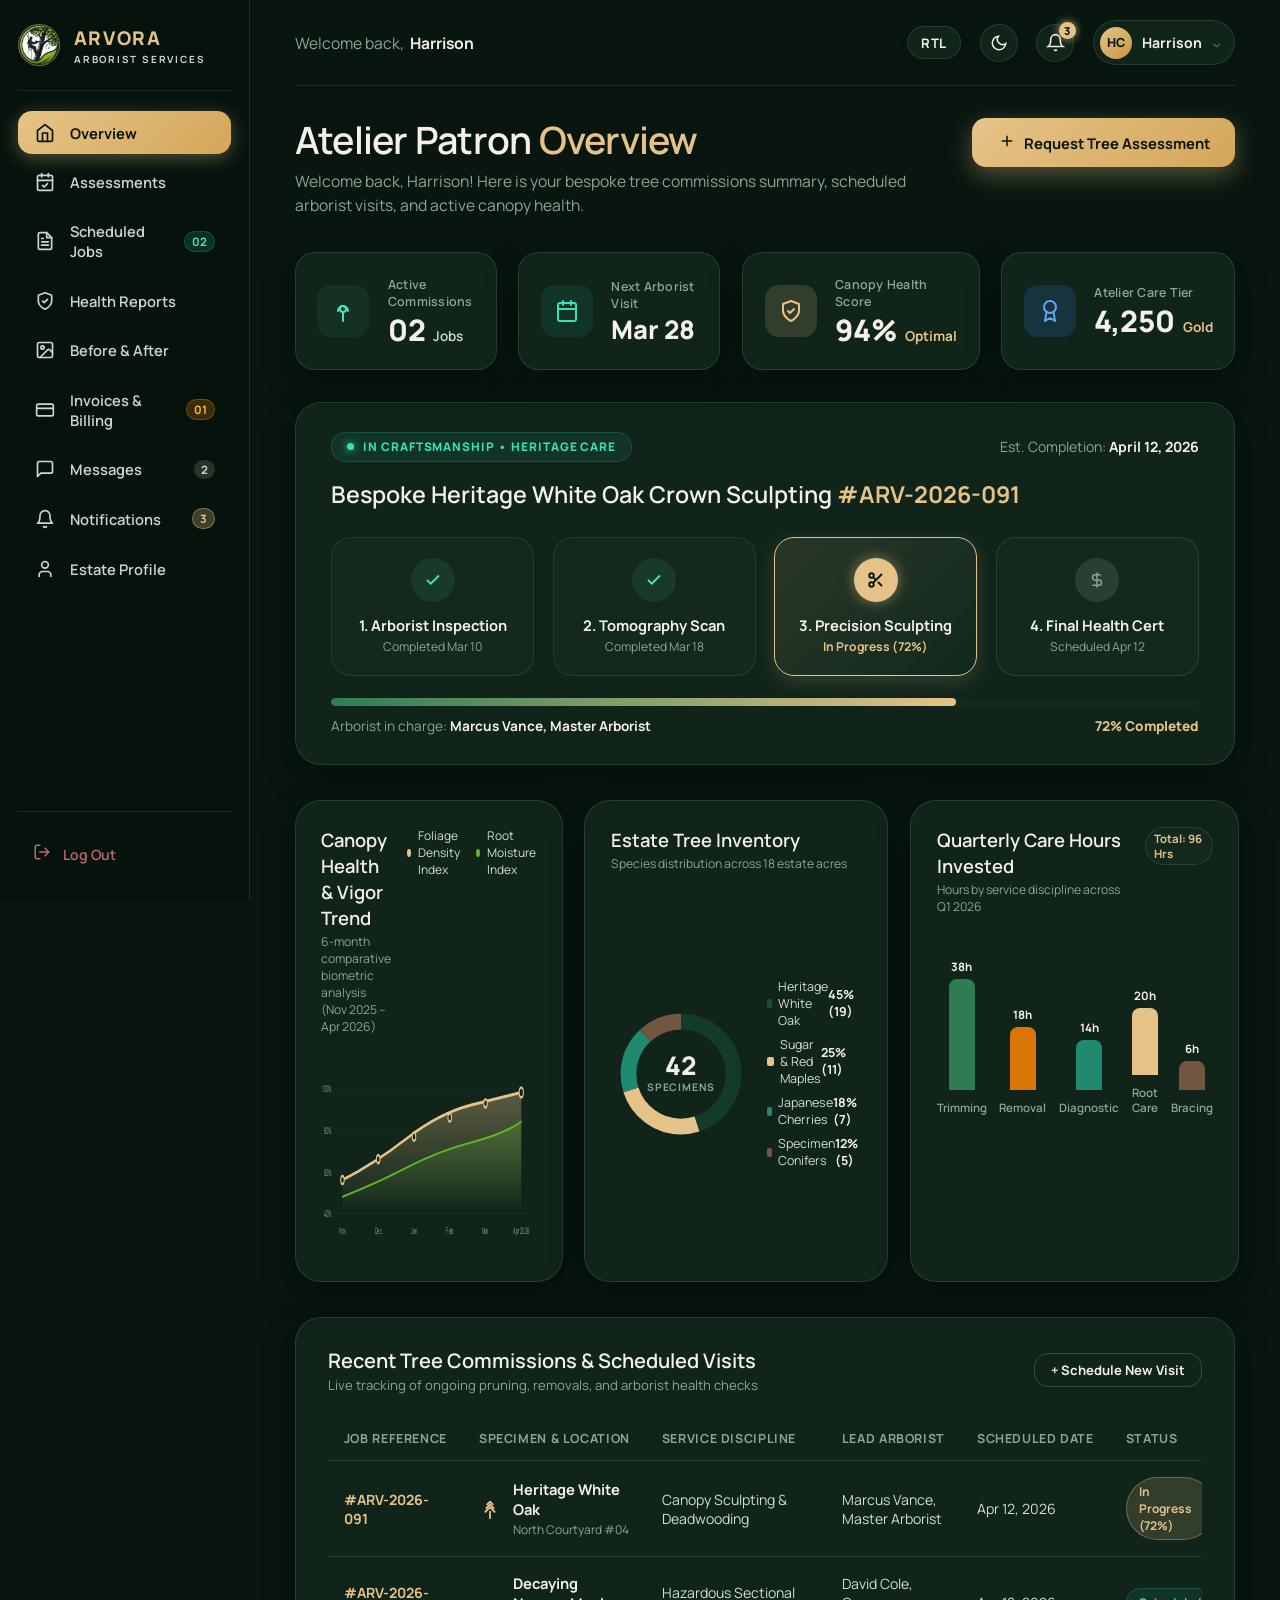
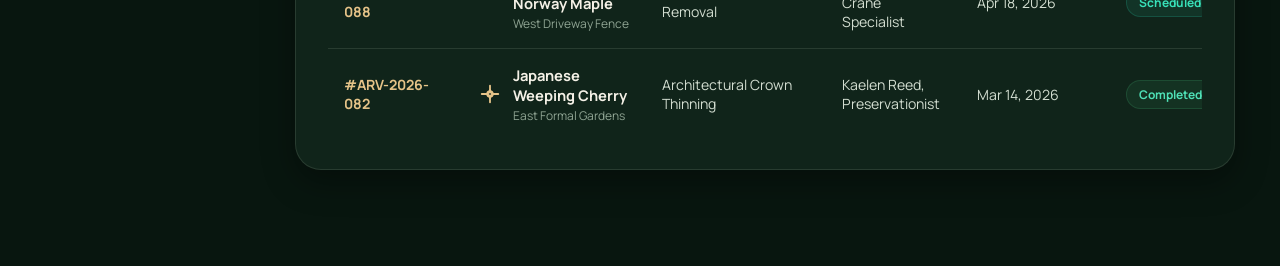
<file: dashboard.html>
<!DOCTYPE html>
<html lang="en" dir="ltr" data-theme="dark">

<head>
  <meta charset="UTF-8" />
  <meta name="viewport" content="width=device-width, initial-scale=1.0" />
  <title>Client Estate Dashboard — ARVORA Arborist Services</title>
  <meta name="description"
    content="ARVORA Client Portal — Request tree assessments, track scheduled pruning and removal jobs, view arborist health reports, inspect before-and-after photos, and manage estate invoices." />

  <link rel="icon" type="image/png" href="assets/logo.png" />
  <link rel="apple-touch-icon" href="assets/logo.png" />

  <link rel="preconnect" href="https://fonts.googleapis.com" />
  <link rel="preconnect" href="https://fonts.gstatic.com" crossorigin />
  <link
    href="https://fonts.googleapis.com/css2?family=Manrope:wght@300;400;500;600;700;800&family=Poppins:ital,wght@0,400;0,500;0,600;0,700;1,400&display=swap"
    rel="stylesheet" />

  <script src="theme-sync.js"></script>

  <link rel="stylesheet" href="dashboard.css" />
</head>

<body class="dashboard-body">

  <div class="mobile-nav-bar" id="mobileNavBar">
    <div class="mobile-nav-left">
      <button class="hamburger-btn" id="sidebarToggleBtn" aria-label="Toggle navigation menu">
        <span></span>
        <span></span>
        <span></span>
      </button>
      <a href="index.html" class="mobile-brand" aria-label="ARVORA Home">
        <img src="assets/logo.png" alt="ARVORA Logo" class="mobile-logo-img" width="34" height="34" />
      </a>
    </div>
    <div class="mobile-quick-actions" id="mobileQuickActions">
      <button class="topbar-btn rtl-toggle-btn" id="mobileRtlBtn" aria-label="Switch text direction">
        <span class="rtl-label" id="mobileRtlText">RTL</span>
      </button>
      <button class="topbar-btn theme-toggle-btn" id="mobileThemeBtn" aria-label="Toggle light or dark theme"
        title="Toggle theme">
        <svg class="theme-icon-moon" width="18" height="18" viewBox="0 0 24 24" fill="none" stroke="currentColor"
          stroke-width="2">
          <path d="M21 12.79A9 9 0 1 1 11.21 3 7 7 0 0 0 21 12.79z"></path>
        </svg>
        <svg class="theme-icon-sun" width="18" height="18" viewBox="0 0 24 24" fill="none" stroke="currentColor"
          stroke-width="2">
          <circle cx="12" cy="12" r="5"></circle>
          <line x1="12" y1="1" x2="12" y2="3"></line>
          <line x1="12" y1="21" x2="12" y2="23"></line>
          <line x1="4.22" y1="4.22" x2="5.64" y2="5.64"></line>
          <line x1="18.36" y1="18.36" x2="19.78" y2="19.78"></line>
          <line x1="1" y1="12" x2="3" y2="12"></line>
          <line x1="21" y1="12" x2="23" y2="12"></line>
          <line x1="4.22" y1="19.78" x2="5.64" y2="18.36"></line>
          <line x1="18.36" y1="5.64" x2="19.78" y2="4.22"></line>
        </svg>
      </button>
    </div>
  </div>

  <div class="sidebar-backdrop" id="sidebarBackdrop"></div>

  <aside class="dashboard-sidebar" id="dashboardSidebar">
    <div class="sidebar-brand-wrap">
      <a href="index.html" class="sidebar-brand-logo" aria-label="ARVORA Home">
        <div class="brand-logo-mark">
          <img src="assets/logo.png" alt="ARVORA Logo" class="brand-img" width="40" height="40" />
        </div>
        <div class="brand-title-wrap">
          <span class="brand-main-text">ARVORA</span>
          <span class="brand-sub-text">ARBORIST SERVICES</span>
        </div>
      </a>
    </div>

    <nav class="sidebar-nav" aria-label="Dashboard Primary Navigation">
      <ul class="nav-list">
        <li class="nav-item">
          <a href="#overview" class="nav-link active" data-tab="overview">
            <span class="nav-icon">
              <svg width="20" height="20" viewBox="0 0 24 24" fill="none" stroke="currentColor" stroke-width="2"
                stroke-linecap="round" stroke-linejoin="round">
                <path d="m3 9 9-7 9 7v11a2 2 0 0 1-2 2H5a2 2 0 0 1-2-2z"></path>
                <polyline points="9 22 9 12 15 12 15 22"></polyline>
              </svg>
            </span>
            <span class="nav-text">Overview</span>
          </a>
        </li>

        <li class="nav-item">
          <a href="#assessments" class="nav-link" data-tab="assessments">
            <span class="nav-icon">
              <svg width="20" height="20" viewBox="0 0 24 24" fill="none" stroke="currentColor" stroke-width="2"
                stroke-linecap="round" stroke-linejoin="round">
                <rect x="3" y="4" width="18" height="18" rx="2" ry="2"></rect>
                <line x1="16" y1="2" x2="16" y2="6"></line>
                <line x1="8" y1="2" x2="8" y2="6"></line>
                <line x1="3" y1="10" x2="21" y2="10"></line>
                <path d="m9 16 2 2 4-4"></path>
              </svg>
            </span>
            <span class="nav-text">Assessments</span>
          </a>
        </li>

        <li class="nav-item">
          <a href="#scheduled-jobs" class="nav-link" data-tab="scheduled-jobs">
            <span class="nav-icon">
              <svg width="20" height="20" viewBox="0 0 24 24" fill="none" stroke="currentColor" stroke-width="2"
                stroke-linecap="round" stroke-linejoin="round">
                <path d="M14 2H6a2 2 0 0 0-2 2v16a2 2 0 0 0 2 2h12a2 2 0 0 0 2-2V8z"></path>
                <polyline points="14 2 14 8 20 8"></polyline>
                <line x1="16" y1="13" x2="8" y2="13"></line>
                <line x1="16" y1="17" x2="8" y2="17"></line>
                <polyline points="10 9 9 9 8 9"></polyline>
              </svg>
            </span>
            <span class="nav-text">Scheduled Jobs</span>
            <span class="nav-badge count-badge-teal">02</span>
          </a>
        </li>

        <li class="nav-item">
          <a href="#health-reports" class="nav-link" data-tab="health-reports">
            <span class="nav-icon">
              <svg width="20" height="20" viewBox="0 0 24 24" fill="none" stroke="currentColor" stroke-width="2"
                stroke-linecap="round" stroke-linejoin="round">
                <path d="M12 22s8-4 8-10V5l-8-3-8 3v7c0 6 8 10 8 10z"></path>
                <path d="m9 12 2 2 4-4"></path>
              </svg>
            </span>
            <span class="nav-text">Health Reports</span>
          </a>
        </li>

        <li class="nav-item">
          <a href="#before-after" class="nav-link" data-tab="before-after">
            <span class="nav-icon">
              <svg width="20" height="20" viewBox="0 0 24 24" fill="none" stroke="currentColor" stroke-width="2"
                stroke-linecap="round" stroke-linejoin="round">
                <rect width="18" height="18" x="3" y="3" rx="2" ry="2"></rect>
                <circle cx="9" cy="9" r="2"></circle>
                <path d="m21 15-3.086-3.086a2 2 0 0 0-2.828 0L6 21"></path>
              </svg>
            </span>
            <span class="nav-text">Before & After</span>
          </a>
        </li>

        <li class="nav-item">
          <a href="#invoices" class="nav-link" data-tab="invoices">
            <span class="nav-icon">
              <svg width="20" height="20" viewBox="0 0 24 24" fill="none" stroke="currentColor" stroke-width="2"
                stroke-linecap="round" stroke-linejoin="round">
                <rect width="20" height="14" x="2" y="5" rx="2"></rect>
                <line x1="2" x2="22" y1="10" y2="10"></line>
              </svg>
            </span>
            <span class="nav-text">Invoices & Billing</span>
            <span class="nav-badge count-badge-amber">01</span>
          </a>
        </li>

        <li class="nav-item">
          <a href="#messages" class="nav-link" data-tab="messages">
            <span class="nav-icon">
              <svg width="20" height="20" viewBox="0 0 24 24" fill="none" stroke="currentColor" stroke-width="2"
                stroke-linecap="round" stroke-linejoin="round">
                <path d="M21 15a2 2 0 0 1-2 2H7l-4 4V5a2 2 0 0 1 2-2h14a2 2 0 0 1 2 2z"></path>
              </svg>
            </span>
            <span class="nav-text">Messages</span>
            <span class="nav-badge count-badge-muted">2</span>
          </a>
        </li>

        <li class="nav-item">
          <a href="#notifications" class="nav-link" data-tab="notifications">
            <span class="nav-icon">
              <svg width="20" height="20" viewBox="0 0 24 24" fill="none" stroke="currentColor" stroke-width="2"
                stroke-linecap="round" stroke-linejoin="round">
                <path d="M6 8a6 6 0 0 1 12 0c0 7 3 9 3 9H3s3-2 3-9"></path>
                <path d="M10.3 21a1.94 1.94 0 0 0 3.4 0"></path>
              </svg>
            </span>
            <span class="nav-text">Notifications</span>
            <span class="nav-badge count-badge-gold">3</span>
          </a>
        </li>

        <li class="nav-item">
          <a href="#profile" class="nav-link" data-tab="profile">
            <span class="nav-icon">
              <svg width="20" height="20" viewBox="0 0 24 24" fill="none" stroke="currentColor" stroke-width="2"
                stroke-linecap="round" stroke-linejoin="round">
                <path d="M19 21v-2a4 4 0 0 0-4-4H9a4 4 0 0 0-4 4v2"></path>
                <circle cx="12" cy="7" r="4"></circle>
              </svg>
            </span>
            <span class="nav-text">Estate Profile</span>
          </a>
        </li>
      </ul>
    </nav>

    <div class="sidebar-footer">
      <a href="login.html" class="sidebar-logout-btn" id="sidebarLogoutBtn" aria-label="Log out of your account">
        <span class="logout-icon">
          <svg width="18" height="18" viewBox="0 0 24 24" fill="none" stroke="currentColor" stroke-width="2"
            stroke-linecap="round" stroke-linejoin="round">
            <path d="M9 21H5a2 2 0 0 1-2-2V5a2 2 0 0 1 2-2h4"></path>
            <polyline points="16 17 21 12 16 7"></polyline>
            <line x1="21" y1="12" x2="9" y2="12"></line>
          </svg>
        </span>
        <span class="logout-text">Log Out</span>
      </a>
    </div>
  </aside>

  <main class="dashboard-main" id="dashboardMain">

    <header class="dashboard-topbar">
      <div class="topbar-welcome">
        <span class="welcome-label">Welcome back,</span>
        <strong class="welcome-name" id="userDisplayName">Harrison</strong>
      </div>

      <div class="topbar-controls">
        <button class="topbar-btn rtl-toggle-btn" id="rtlToggleBtn" aria-label="Switch text direction">
          <span class="rtl-label" id="rtlBtnText">RTL</span>
        </button>

        <button class="topbar-btn theme-toggle-btn" id="themeToggleBtn" aria-label="Toggle light or dark theme"
          title="Toggle theme">
          <svg class="theme-icon-moon" width="18" height="18" viewBox="0 0 24 24" fill="none" stroke="currentColor"
            stroke-width="2">
            <path d="M21 12.79A9 9 0 1 1 11.21 3 7 7 0 0 0 21 12.79z"></path>
          </svg>
          <svg class="theme-icon-sun" width="18" height="18" viewBox="0 0 24 24" fill="none" stroke="currentColor"
            stroke-width="2">
            <circle cx="12" cy="12" r="5"></circle>
            <line x1="12" y1="1" x2="12" y2="3"></line>
            <line x1="12" y1="21" x2="12" y2="23"></line>
            <line x1="4.22" y1="4.22" x2="5.64" y2="5.64"></line>
            <line x1="18.36" y1="18.36" x2="19.78" y2="19.78"></line>
            <line x1="1" y1="12" x2="3" y2="12"></line>
            <line x1="21" y1="12" x2="23" y2="12"></line>
            <line x1="4.22" y1="19.78" x2="5.64" y2="18.36"></line>
            <line x1="18.36" y1="5.64" x2="19.78" y2="4.22"></line>
          </svg>
        </button>

        <div class="notifications-dropdown-wrap">
          <button class="topbar-btn notification-bell-btn" id="notificationBtn" aria-label="View notifications"
            aria-expanded="false">
            <svg width="19" height="19" viewBox="0 0 24 24" fill="none" stroke="currentColor" stroke-width="2">
              <path d="M18 8A6 6 0 0 0 6 8c0 7-3 9-3 9h18s-3-2-3-9"></path>
              <path d="M13.73 21a2 2 0 0 1-3.46 0"></path>
            </svg>
            <span class="bell-badge-pulse" id="bellBadge">3</span>
          </button>

          <div class="notifications-popover" id="notificationsPopover">
            <div class="popover-header">
              <h4 class="popover-title">Estate Notifications</h4>
              <button class="popover-clear-btn" id="clearNotificationsBtn">Mark all read</button>
            </div>
            <ul class="popover-list">
              <li class="popover-item unread">
                <div class="item-icon-dot bg-gold"></div>
                <div class="item-content">
                  <strong class="item-title">Canopy Sculpting In Progress</strong>
                  <p class="item-desc">Marcus Vance completed branch reduction on Heritage Oak #4.</p>
                  <span class="item-time">24m ago</span>
                </div>
              </li>
              <li class="popover-item unread">
                <div class="item-icon-dot bg-teal"></div>
                <div class="item-content">
                  <strong class="item-title">Arborist Health Report Ready</strong>
                  <p class="item-desc">Ultrasonic tomography report for North Maple is available.</p>
                  <span class="item-time">2 hours ago</span>
                </div>
              </li>
              <li class="popover-item">
                <div class="item-icon-dot bg-muted"></div>
                <div class="item-content">
                  <strong class="item-title">New Invoice #INV-2026-104</strong>
                  <p class="item-desc">Spring preservation program invoice generated ($1,650).</p>
                  <span class="item-time">1 day ago</span>
                </div>
              </li>
            </ul>
          </div>
        </div>

        <div class="profile-dropdown-wrap">
          <button class="profile-pill-btn" id="profilePillBtn" aria-label="Open profile menu" aria-expanded="false">
            <div class="profile-avatar-circle">
              <span class="avatar-initials">HC</span>
            </div>
            <span class="profile-name">Harrison</span>
            <span class="profile-chevron">⌵</span>
          </button>

          <div class="profile-dropdown-menu" id="profileDropdownMenu">
            <div class="dropdown-user-header">
              <div class="user-avatar-lg">HC</div>
              <div class="user-info-text">
                <strong class="user-full-name">Harrison Cole</strong>
                <span class="user-role">Estate Patron • Highland Manor</span>
              </div>
            </div>
            <hr class="dropdown-divider" />
            <ul class="dropdown-links">
              <li>
                <a href="#profile" class="dropdown-link" data-tab="profile">
                  <svg width="16" height="16" viewBox="0 0 24 24" fill="none" stroke="currentColor" stroke-width="2">
                    <path d="M20 21v-2a4 4 0 0 0-4-4H8a4 4 0 0 0-4 4v2"></path>
                    <circle cx="12" cy="7" r="4"></circle>
                  </svg>
                  Estate Profile & Trees
                </a>
              </li>
              <li>
                <a href="#invoices" class="dropdown-link" data-tab="invoices">
                  <svg width="16" height="16" viewBox="0 0 24 24" fill="none" stroke="currentColor" stroke-width="2">
                    <rect width="20" height="14" x="2" y="5" rx="2"></rect>
                    <line x1="2" x2="22" y1="10" y2="10"></line>
                  </svg>
                  Billing & Payment Methods
                </a>
              </li>
              <li>
                <a href="login.html" class="dropdown-link text-danger" id="dropdownSignOutBtn">
                  <svg width="16" height="16" viewBox="0 0 24 24" fill="none" stroke="currentColor" stroke-width="2">
                    <path d="M9 21H5a2 2 0 0 1-2-2V5a2 2 0 0 1 2-2h4"></path>
                    <polyline points="16 17 21 12 16 7"></polyline>
                    <line x1="21" y1="12" x2="9" y2="12"></line>
                  </svg>
                  Sign Out
                </a>
              </li>
              <li>
                <a href="index.html" class="dropdown-link">
                  <svg width="16" height="16" viewBox="0 0 24 24" fill="none" stroke="currentColor" stroke-width="2">
                    <circle cx="12" cy="12" r="10"></circle>
                    <polyline points="12 8 8 12 12 16"></polyline>
                    <line x1="16" y1="12" x2="8" y2="12"></line>
                  </svg>
                  Exit to Website
                </a>
              </li>
            </ul>
          </div>
        </div>
      </div>
    </header>

    <section class="dashboard-section active" id="overviewSection" data-section-name="overview">

      <div class="overview-headline-row">
        <div class="headline-text-wrap">
          <h1 class="dashboard-page-title">
            Atelier Patron <span class="accent-title-gold">Overview</span>
          </h1>
          <p class="dashboard-page-subtitle">
            Welcome back, Harrison! Here is your bespoke tree commissions summary, scheduled arborist visits, and active
            canopy health.
          </p>
        </div>

        <div class="headline-action-wrap">
          <button class="btn btn-gold-action open-assessment-modal" id="topBookAssessmentBtn">
            <span class="action-btn-icon">
              <svg width="18" height="18" viewBox="0 0 24 24" fill="none" stroke="currentColor" stroke-width="2">
                <line x1="12" y1="5" x2="12" y2="19"></line>
                <line x1="5" y1="12" x2="19" y2="12"></line>
              </svg>
            </span>
            <span>Request Tree Assessment</span>
          </button>
        </div>
      </div>

      <div class="kpi-cards-grid">

        <div class="kpi-stat-card">
          <div class="kpi-card-icon-box icon-emerald">
            <svg width="24" height="24" viewBox="0 0 24 24" fill="none" stroke="currentColor" stroke-width="2"
              stroke-linecap="round" stroke-linejoin="round">
              <path d="M12 22v-9"></path>
              <path d="M17 12a5 5 0 0 0-10 0"></path>
              <path d="M12 13a3 3 0 0 0 3-3c0-1.5-1-2.5-3-3s-3 1.5-3 3a3 3 0 0 0 3 3z"></path>
            </svg>
          </div>
          <div class="kpi-card-content">
            <span class="kpi-label">Active Commissions</span>
            <div class="kpi-number-wrap">
              <span class="kpi-value">02</span>
              <span class="kpi-unit">Jobs</span>
            </div>
          </div>
        </div>

        <div class="kpi-stat-card">
          <div class="kpi-card-icon-box icon-teal">
            <svg width="24" height="24" viewBox="0 0 24 24" fill="none" stroke="currentColor" stroke-width="2"
              stroke-linecap="round" stroke-linejoin="round">
              <rect x="3" y="4" width="18" height="18" rx="2" ry="2"></rect>
              <line x1="16" y1="2" x2="16" y2="6"></line>
              <line x1="8" y1="2" x2="8" y2="6"></line>
              <line x1="3" y1="10" x2="21" y2="10"></line>
            </svg>
          </div>
          <div class="kpi-card-content">
            <span class="kpi-label">Next Arborist Visit</span>
            <div class="kpi-number-wrap">
              <span class="kpi-value text-compact">Mar 28</span>
            </div>
          </div>
        </div>

        <div class="kpi-stat-card">
          <div class="kpi-card-icon-box icon-gold">
            <svg width="24" height="24" viewBox="0 0 24 24" fill="none" stroke="currentColor" stroke-width="2"
              stroke-linecap="round" stroke-linejoin="round">
              <path d="M12 22s8-4 8-10V5l-8-3-8 3v7c0 6 8 10 8 10z"></path>
              <path d="m9 12 2 2 4-4"></path>
            </svg>
          </div>
          <div class="kpi-card-content">
            <span class="kpi-label">Canopy Health Score</span>
            <div class="kpi-number-wrap">
              <span class="kpi-value">94%</span>
              <span class="kpi-unit text-gold">Optimal</span>
            </div>
          </div>
        </div>

        <div class="kpi-stat-card">
          <div class="kpi-card-icon-box icon-blue">
            <svg width="24" height="24" viewBox="0 0 24 24" fill="none" stroke="currentColor" stroke-width="2"
              stroke-linecap="round" stroke-linejoin="round">
              <circle cx="12" cy="8" r="6"></circle>
              <path d="M15.477 12.89 17 22l-5-3-5 3 1.523-9.11"></path>
            </svg>
          </div>
          <div class="kpi-card-content">
            <span class="kpi-label">Atelier Care Tier</span>
            <div class="kpi-number-wrap">
              <span class="kpi-value">4,250</span>
              <span class="kpi-unit font-gold">Gold</span>
            </div>
          </div>
        </div>

      </div>

      <div class="active-progress-card">
        <div class="progress-card-top">
          <div class="progress-status-pill">
            <span class="pulse-dot"></span>
            <span class="pill-text">IN CRAFTSMANSHIP • HERITAGE CARE</span>
          </div>
          <div class="progress-meta-date">
            <span class="date-label">Est. Completion:</span>
            <strong class="date-value">April 12, 2026</strong>
          </div>
        </div>

        <div class="progress-card-title-row">
          <h3 class="progress-project-title">
            Bespoke Heritage White Oak Crown Sculpting <span class="project-tag-id">#ARV-2026-091</span>
          </h3>
        </div>

        <div class="stepper-stages-grid">

          <div class="step-card completed">
            <div class="step-icon-circle">
              <svg width="18" height="18" viewBox="0 0 24 24" fill="none" stroke="currentColor" stroke-width="2.5">
                <polyline points="20 6 9 17 4 12"></polyline>
              </svg>
            </div>
            <div class="step-details">
              <strong class="step-name">1. Arborist Inspection</strong>
              <span class="step-status-sub">Completed Mar 10</span>
            </div>
          </div>

          <div class="step-card completed">
            <div class="step-icon-circle">
              <svg width="18" height="18" viewBox="0 0 24 24" fill="none" stroke="currentColor" stroke-width="2.5">
                <polyline points="20 6 9 17 4 12"></polyline>
              </svg>
            </div>
            <div class="step-details">
              <strong class="step-name">2. Tomography Scan</strong>
              <span class="step-status-sub">Completed Mar 18</span>
            </div>
          </div>

          <div class="step-card active">
            <div class="step-icon-circle">
              <svg width="18" height="18" viewBox="0 0 24 24" fill="none" stroke="currentColor" stroke-width="2.5">
                <circle cx="6" cy="6" r="3"></circle>
                <circle cx="6" cy="18" r="3"></circle>
                <line x1="20" y1="4" x2="8.12" y2="15.88"></line>
                <line x1="14.47" y1="14.48" x2="20" y2="20"></line>
                <line x1="8.12" y1="8.12" x2="12" y2="12"></line>
              </svg>
            </div>
            <div class="step-details">
              <strong class="step-name">3. Precision Sculpting</strong>
              <span class="step-status-sub text-gold">In Progress (72%)</span>
            </div>
          </div>

          <div class="step-card pending">
            <div class="step-icon-circle">
              <svg width="18" height="18" viewBox="0 0 24 24" fill="none" stroke="currentColor" stroke-width="2">
                <path d="M12 2v20"></path>
                <path d="M17 5H9.5a3.5 3.5 0 0 0 0 7h5a3.5 3.5 0 0 1 0 7H6"></path>
              </svg>
            </div>
            <div class="step-details">
              <strong class="step-name">4. Final Health Cert</strong>
              <span class="step-status-sub">Scheduled Apr 12</span>
            </div>
          </div>

        </div>

        <div class="progress-bar-wrapper">
          <div class="progress-track">
            <div class="progress-fill-bar" style="width: 72%;"></div>
          </div>
          <div class="progress-label-row">
            <span class="progress-note">Arborist in charge: <strong>Marcus Vance, Master Arborist</strong></span>
            <span class="progress-percent-badge">72% Completed</span>
          </div>
        </div>
      </div>

      <div class="dashboard-charts-grid">

        <div class="chart-card line-chart-card">
          <div class="chart-header">
            <div class="chart-title-wrap">
              <h3 class="chart-title">Canopy Health & Vigor Trend</h3>
              <p class="chart-desc">6-month comparative biometric analysis (Nov 2025 – Apr 2026)</p>
            </div>
            <div class="chart-legend">
              <span class="legend-indicator dot-gold"></span>
              <span class="legend-text">Foliage Density Index</span>
              <span class="legend-indicator dot-emerald"></span>
              <span class="legend-text">Root Moisture Index</span>
            </div>
          </div>

          <div class="svg-chart-container" id="lineChartContainer">
            <svg class="responsive-svg-chart" viewBox="0 0 600 240" preserveAspectRatio="none" id="vigorLineChart">
              <defs>
                <linearGradient id="goldGradient" x1="0" y1="0" x2="0" y2="1">
                  <stop offset="0%" stop-color="#E5C388" stop-opacity="0.35" />
                  <stop offset="100%" stop-color="#E5C388" stop-opacity="0.0" />
                </linearGradient>
                <linearGradient id="emeraldGradient" x1="0" y1="0" x2="0" y2="1">
                  <stop offset="0%" stop-color="#5CB82B" stop-opacity="0.25" />
                  <stop offset="100%" stop-color="#5CB82B" stop-opacity="0.0" />
                </linearGradient>
              </defs>

              <line x1="40" y1="40" x2="580" y2="40" stroke="var(--chart-grid)" stroke-dasharray="4 4" />
              <line x1="40" y1="90" x2="580" y2="90" stroke="var(--chart-grid)" stroke-dasharray="4 4" />
              <line x1="40" y1="140" x2="580" y2="140" stroke="var(--chart-grid)" stroke-dasharray="4 4" />
              <line x1="40" y1="190" x2="580" y2="190" stroke="var(--chart-grid)" />

              <text x="30" y="45" class="chart-axis-label" text-anchor="end">100%</text>
              <text x="30" y="95" class="chart-axis-label" text-anchor="end">80%</text>
              <text x="30" y="145" class="chart-axis-label" text-anchor="end">60%</text>
              <text x="30" y="195" class="chart-axis-label" text-anchor="end">40%</text>

              <path d="M 60 150 Q 150 130, 240 100 T 420 60 T 560 45 L 560 190 L 60 190 Z" fill="url(#goldGradient)" />
              <path d="M 60 150 Q 150 130, 240 100 T 420 60 T 560 45" fill="none" stroke="#E5C388" stroke-width="3.5"
                stroke-linecap="round" />

              <path d="M 60 170 Q 150 155, 240 135 T 420 105 T 560 80 L 560 190 L 60 190 Z"
                fill="url(#emeraldGradient)" />
              <path d="M 60 170 Q 150 155, 240 135 T 420 105 T 560 80" fill="none" stroke="#5CB82B" stroke-width="2.5"
                stroke-linecap="round" />

              <circle cx="60" cy="150" r="5" class="chart-dot" data-val="Nov: 64%" />
              <circle cx="160" cy="125" r="5" class="chart-dot" data-val="Dec: 74%" />
              <circle cx="260" cy="98" r="5" class="chart-dot" data-val="Jan: 82%" />
              <circle cx="360" cy="75" r="5" class="chart-dot" data-val="Feb: 88%" />
              <circle cx="460" cy="58" r="5" class="chart-dot" data-val="Mar: 93%" />
              <circle cx="560" cy="45" r="6" class="chart-dot pulse" data-val="Apr: 96% (Optimal)" />

              <text x="60" y="215" class="chart-axis-label" text-anchor="middle">Nov</text>
              <text x="160" y="215" class="chart-axis-label" text-anchor="middle">Dec</text>
              <text x="260" y="215" class="chart-axis-label" text-anchor="middle">Jan</text>
              <text x="360" y="215" class="chart-axis-label" text-anchor="middle">Feb</text>
              <text x="460" y="215" class="chart-axis-label" text-anchor="middle">Mar</text>
              <text x="560" y="215" class="chart-axis-label font-bold" text-anchor="middle">Apr 2026</text>
            </svg>
          </div>
        </div>

        <div class="chart-card donut-chart-card">
          <div class="chart-header">
            <div class="chart-title-wrap">
              <h3 class="chart-title">Estate Tree Inventory</h3>
              <p class="chart-desc">Species distribution across 18 estate acres</p>
            </div>
          </div>

          <div class="donut-chart-flex">
            <div class="donut-visual-wrap">
              <svg class="donut-svg" viewBox="0 0 160 160">
                <circle cx="80" cy="80" r="60" class="donut-bg-ring" />

                <circle cx="80" cy="80" r="60" class="donut-segment seg-oak" stroke-dasharray="169.6 377"
                  stroke-dashoffset="0" />
                <circle cx="80" cy="80" r="60" class="donut-segment seg-maple" stroke-dasharray="94.25 377"
                  stroke-dashoffset="-169.6" />
                <circle cx="80" cy="80" r="60" class="donut-segment seg-cherry" stroke-dasharray="67.86 377"
                  stroke-dashoffset="-263.85" />
                <circle cx="80" cy="80" r="60" class="donut-segment seg-conifer" stroke-dasharray="45.24 377"
                  stroke-dashoffset="-331.71" />
              </svg>
              <div class="donut-center-label">
                <strong class="center-number">42</strong>
                <span class="center-sub">Specimens</span>
              </div>
            </div>

            <div class="donut-legend-list">
              <div class="legend-row">
                <span class="legend-swatch bg-emerald-dark"></span>
                <span class="legend-name">Heritage White Oak</span>
                <strong class="legend-val">45% (19)</strong>
              </div>
              <div class="legend-row">
                <span class="legend-swatch bg-gold"></span>
                <span class="legend-name">Sugar & Red Maples</span>
                <strong class="legend-val">25% (11)</strong>
              </div>
              <div class="legend-row">
                <span class="legend-swatch bg-teal"></span>
                <span class="legend-name">Japanese Cherries</span>
                <strong class="legend-val">18% (7)</strong>
              </div>
              <div class="legend-row">
                <span class="legend-swatch bg-sage"></span>
                <span class="legend-name">Specimen Conifers</span>
                <strong class="legend-val">12% (5)</strong>
              </div>
            </div>
          </div>
        </div>

        <div class="chart-card bar-chart-card">
          <div class="chart-header">
            <div class="chart-title-wrap">
              <h3 class="chart-title">Quarterly Care Hours Invested</h3>
              <p class="chart-desc">Hours by service discipline across Q1 2026</p>
            </div>
            <span class="badge-pill-soft">Total: 96 Hrs</span>
          </div>

          <div class="bar-chart-bars-wrap">
            <div class="bar-column">
              <div class="bar-fill-track">
                <div class="bar-fill-item bg-emerald" style="height: 85%;" data-tooltip="Crown Trimming: 38 Hrs">
                  <span class="bar-top-value">38h</span>
                </div>
              </div>
              <span class="bar-label">Trimming</span>
            </div>

            <div class="bar-column">
              <div class="bar-fill-track">
                <div class="bar-fill-item bg-amber" style="height: 48%;" data-tooltip="Sectional Removal: 18 Hrs">
                  <span class="bar-top-value">18h</span>
                </div>
              </div>
              <span class="bar-label">Removal</span>
            </div>

            <div class="bar-column">
              <div class="bar-fill-track">
                <div class="bar-fill-item bg-teal" style="height: 38%;" data-tooltip="Tomography & Scans: 14 Hrs">
                  <span class="bar-top-value">14h</span>
                </div>
              </div>
              <span class="bar-label">Diagnostic</span>
            </div>

            <div class="bar-column">
              <div class="bar-fill-track">
                <div class="bar-fill-item bg-gold" style="height: 58%;" data-tooltip="Root Health & Feeding: 20 Hrs">
                  <span class="bar-top-value">20h</span>
                </div>
              </div>
              <span class="bar-label">Root Care</span>
            </div>

            <div class="bar-column">
              <div class="bar-fill-track">
                <div class="bar-fill-item bg-sage" style="height: 22%;" data-tooltip="Cabling & Bracing: 6 Hrs">
                  <span class="bar-top-value">6h</span>
                </div>
              </div>
              <span class="bar-label">Bracing</span>
            </div>
          </div>
        </div>

      </div>

      <div class="dashboard-table-card">
        <div class="table-card-header">
          <div class="table-title-group">
            <h3 class="table-card-title">Recent Tree Commissions & Scheduled Visits</h3>
            <p class="table-card-subtitle">Live tracking of ongoing pruning, removals, and arborist health checks</p>
          </div>
          <button class="btn btn-outline-sm open-assessment-modal">
            + Schedule New Visit
          </button>
        </div>

        <div class="table-responsive-wrapper">
          <table class="dashboard-table">
            <thead>
              <tr>
                <th>Job Reference</th>
                <th>Specimen & Location</th>
                <th>Service Discipline</th>
                <th>Lead Arborist</th>
                <th>Scheduled Date</th>
                <th>Status</th>
                <th class="text-right">Action</th>
              </tr>
            </thead>
            <tbody>
              <tr>
                <td><strong class="text-gold">#ARV-2026-091</strong></td>
                <td>
                  <div class="table-specimen-cell">
                    <span class="specimen-avatar">
                      <svg width="22" height="22" viewBox="0 0 24 24" fill="none" stroke="var(--accent-gold)"
                        stroke-width="2" stroke-linecap="round" stroke-linejoin="round">
                        <path d="M12 22v-7"></path>
                        <path d="M7 15l5-5 5 5"></path>
                        <path d="M8 11l4-4 4 4"></path>
                        <path d="M9 7l3-3 3 3"></path>
                      </svg>
                    </span>
                    <div>
                      <strong class="specimen-name">Heritage White Oak</strong>
                      <span class="specimen-sub">North Courtyard #04</span>
                    </div>
                  </div>
                </td>
                <td>Canopy Sculpting & Deadwooding</td>
                <td>Marcus Vance, Master Arborist</td>
                <td>Apr 12, 2026</td>
                <td><span class="status-badge status-in-progress">In Progress (72%)</span></td>
                <td class="text-right">
                  <button class="btn-table-action view-job-detail-btn" data-job="91">View Details</button>
                </td>
              </tr>

              <tr>
                <td><strong class="text-gold">#ARV-2026-088</strong></td>
                <td>
                  <div class="table-specimen-cell">
                    <span class="specimen-avatar">
                      <svg width="22" height="22" viewBox="0 0 24 24" fill="none" stroke="var(--emerald)"
                        stroke-width="2" stroke-linecap="round" stroke-linejoin="round">
                        <path d="M12 22v-6"></path>
                        <path
                          d="M12 16a5 5 0 0 0 5-5c0-1.7-.8-3.2-2-4.1A6 6 0 0 0 6.5 9c-.3.7-.5 1.5-.5 2.3a5 5 0 0 0 6 4.7z">
                        </path>
                      </svg>
                    </span>
                    <div>
                      <strong class="specimen-name">Decaying Norway Maple</strong>
                      <span class="specimen-sub">West Driveway Fence</span>
                    </div>
                  </div>
                </td>
                <td>Hazardous Sectional Removal</td>
                <td>David Cole, Crane Specialist</td>
                <td>Apr 18, 2026</td>
                <td><span class="status-badge status-scheduled">Scheduled</span></td>
                <td class="text-right">
                  <button class="btn-table-action view-job-detail-btn" data-job="88">View Details</button>
                </td>
              </tr>

              <tr>
                <td><strong class="text-gold">#ARV-2026-082</strong></td>
                <td>
                  <div class="table-specimen-cell">
                    <span class="specimen-avatar">
                      <svg width="22" height="22" viewBox="0 0 24 24" fill="none" stroke="var(--accent-gold)"
                        stroke-width="2" stroke-linecap="round" stroke-linejoin="round">
                        <circle cx="12" cy="12" r="3"></circle>
                        <path
                          d="M12 16.5A4.5 4.5 0 0 0 7.5 12 4.5 4.5 0 0 0 12 7.5a4.5 4.5 0 0 0 4.5 4.5 4.5 4.5 0 0 0-4.5 4.5">
                        </path>
                        <path d="M12 7.5V3"></path>
                        <path d="M7.5 12H3"></path>
                        <path d="M16.5 12H21"></path>
                        <path d="M12 16.5V21"></path>
                      </svg>
                    </span>
                    <div>
                      <strong class="specimen-name">Japanese Weeping Cherry</strong>
                      <span class="specimen-sub">East Formal Gardens</span>
                    </div>
                  </div>
                </td>
                <td>Architectural Crown Thinning</td>
                <td>Kaelen Reed, Preservationist</td>
                <td>Mar 14, 2026</td>
                <td><span class="status-badge status-completed">Completed</span></td>
                <td class="text-right">
                  <button class="btn-table-action view-job-detail-btn" data-job="82">View Report</button>
                </td>
              </tr>
            </tbody>
          </table>
        </div>
      </div>

    </section>

    <section class="dashboard-section" id="assessmentsSection" data-section-name="assessments">
      <div class="section-title-bar">
        <div>
          <h2 class="section-heading">Tree Assessment <span class="accent-title-gold">Requests</span></h2>
          <p class="section-sub">Request ISA-certified arborist property consultations and canopy risk diagnostics.</p>
        </div>
        <button class="btn btn-gold-action open-assessment-modal">
          + Book On-Site Assessment
        </button>
      </div>

      <div class="form-action-card">
        <h3 class="form-card-title">Quick Assessment Request</h3>
        <p class="form-card-desc">Submit your tree concern directly to our senior arborist dispatch desk.</p>

        <form id="quickAssessmentForm" class="quick-form-grid">
          <div class="form-group">
            <label for="treeSelectInput" class="form-label">Specimen / Location</label>
            <select id="treeSelectInput" class="form-control" required>
              <option value="Heritage White Oak - North Lawn">Heritage White Oak — North Courtyard #04</option>
              <option value="Decaying Norway Maple - Driveway">Norway Maple — West Driveway Gate</option>
              <option value="Centennial Sugar Maple - South Garden">Centennial Sugar Maple — South Garden</option>
              <option value="Japanese Cherry - East Terrace">Japanese Cherry — East Terrace</option>
              <option value="Entire Estate Canopy Audit">Full Property Canopy Audit (All Trees)</option>
            </select>
          </div>

          <div class="form-group">
            <label for="serviceTypeInput" class="form-label">Care Discipline</label>
            <select id="serviceTypeInput" class="form-control" required>
              <option value="Canopy Health Diagnostic & Tomography">Canopy Health Diagnostic & Tomography</option>
              <option value="Precision Crown Trimming & Pruning">Precision Crown Trimming & Pruning</option>
              <option value="Hazardous / Leaning Tree Removal">Hazardous / Leaning Tree Removal</option>
              <option value="Root Collar & Deep Soil Aeration">Root Collar & Deep Soil Aeration</option>
              <option value="Post-Storm Damage Emergency Assessment">Post-Storm Emergency Risk Audit</option>
            </select>
          </div>

          <div class="form-group">
            <label for="preferredDateInput" class="form-label">Preferred Date</label>
            <input type="date" id="preferredDateInput" class="form-control" value="2026-04-15" required />
          </div>

          <div class="form-group">
            <label for="priorityInput" class="form-label">Priority Level</label>
            <select id="priorityInput" class="form-control">
              <option value="Standard Care (Within 5 Business Days)">Standard Care (Within 5 Days)</option>
              <option value="High Priority (Within 48 Hours)">High Priority (Within 48 Hours)</option>
              <option value="Urgent Hazard (Same-Day Response)">Urgent Hazard (Same-Day Response)</option>
            </select>
          </div>

          <div class="form-group full-width">
            <label for="notesInput" class="form-label">Observations & Special Notes</label>
            <textarea id="notesInput" rows="3" class="form-control"
              placeholder="Describe symptoms, sagging limbs, proximity to structures, or desired aesthetic outcome..."></textarea>
          </div>

          <div class="form-actions-full">
            <button type="submit" class="btn btn-primary btn-lg" id="submitAssessmentBtn">
              <span>Submit Assessment Request</span>
              <span class="btn-arrow">→</span>
            </button>
          </div>
        </form>
      </div>

      <div class="dashboard-table-card mt-4">
        <h3 class="table-card-title">Assessment Request History</h3>
        <div class="table-responsive-wrapper">
          <table class="dashboard-table">
            <thead>
              <tr>
                <th>Request ID</th>
                <th>Specimen</th>
                <th>Service</th>
                <th>Submitted</th>
                <th>Priority</th>
                <th>Status</th>
              </tr>
            </thead>
            <tbody id="assessmentHistoryBody">
              <tr>
                <td><strong>#REQ-9921</strong></td>
                <td>Heritage White Oak</td>
                <td>Canopy Health & Tomography</td>
                <td>Mar 24, 2026</td>
                <td><span class="badge-priority-high">High Priority</span></td>
                <td><span class="status-badge status-scheduled">Confirmed for Mar 28</span></td>
              </tr>
              <tr>
                <td><strong>#REQ-9854</strong></td>
                <td>Norway Maple</td>
                <td>Hazardous Tree Removal</td>
                <td>Mar 15, 2026</td>
                <td><span class="badge-priority-standard">Standard</span></td>
                <td><span class="status-badge status-in-progress">In Review</span></td>
              </tr>
              <tr>
                <td><strong>#REQ-9710</strong></td>
                <td>Japanese Weeping Cherry</td>
                <td>Structural Crown Thinning</td>
                <td>Mar 01, 2026</td>
                <td><span class="badge-priority-standard">Standard</span></td>
                <td><span class="status-badge status-completed">Completed</span></td>
              </tr>
            </tbody>
          </table>
        </div>
      </div>
    </section>

    <section class="dashboard-section" id="scheduledJobsSection" data-section-name="scheduled-jobs">
      <div class="section-title-bar">
        <div>
          <h2 class="section-heading">Scheduled <span class="accent-title-gold">Tree Care Jobs</span></h2>
          <p class="section-sub">Real-time status tracking for active canopy trimming, structural pruning, and crane
            removals.</p>
        </div>
        <div class="filter-pills-row">
          <button class="filter-pill active" data-filter="all">All Jobs (3)</button>
          <button class="filter-pill" data-filter="trimming">Trimming (1)</button>
          <button class="filter-pill" data-filter="removal">Removal (1)</button>
          <button class="filter-pill" data-filter="completed">Completed (1)</button>
        </div>
      </div>

      <div class="jobs-cards-grid">
        <div class="job-detail-card" data-category="trimming">
          <div class="job-card-header">
            <div class="job-badge-tag tag-trimming">Crown Sculpting</div>
            <span class="job-id-text">#ARV-2026-091</span>
          </div>
          <h3 class="job-title">Heritage White Oak Canopy Sculpting</h3>
          <p class="job-location"><svg width="13" height="13" viewBox="0 0 24 24" fill="none" stroke="currentColor"
              stroke-width="2" style="vertical-align: -1px; margin-right: 4px;">
              <path d="M21 10c0 7-9 13-9 13s-9-6-9-13a9 9 0 0 1 18 0z"></path>
              <circle cx="12" cy="10" r="3"></circle>
            </svg>North Courtyard • Mature Heritage Specimen #04</p>

          <div class="job-meta-grid">
            <div>
              <span class="meta-label">Lead Arborist</span>
              <strong class="meta-val">Marcus Vance (ISA Master)</strong>
            </div>
            <div>
              <span class="meta-label">Target Completion</span>
              <strong class="meta-val">April 12, 2026</strong>
            </div>
            <div>
              <span class="meta-label">Equipment Deployed</span>
              <strong class="meta-val">Zero-Impact Electric Lifts</strong>
            </div>
            <div>
              <span class="meta-label">Job Progress</span>
              <strong class="meta-val text-gold">72% Completed</strong>
            </div>
          </div>

          <div class="job-progress-line">
            <div class="line-fill" style="width: 72%;"></div>
          </div>

          <div class="job-card-actions">
            <button class="btn btn-primary-sm view-job-detail-btn" data-job="91">Inspect Work Log</button>
            <button class="btn btn-secondary-sm contact-arborist-btn">Message Arborist</button>
          </div>
        </div>

        <div class="job-detail-card" data-category="removal">
          <div class="job-card-header">
            <div class="job-badge-tag tag-removal">Crane Extraction</div>
            <span class="job-id-text">#ARV-2026-088</span>
          </div>
          <h3 class="job-title">Hazardous Leaning Norway Maple Sectional Removal</h3>
          <p class="job-location"><svg width="13" height="13" viewBox="0 0 24 24" fill="none" stroke="currentColor"
              stroke-width="2" style="vertical-align: -1px; margin-right: 4px;">
              <path d="M21 10c0 7-9 13-9 13s-9-6-9-13a9 9 0 0 1 18 0z"></path>
              <circle cx="12" cy="10" r="3"></circle>
            </svg>West Driveway • Overhanging Utility Lines & Fence</p>

          <div class="job-meta-grid">
            <div>
              <span class="meta-label">Lead Arborist</span>
              <strong class="meta-val">David Cole (Rigging Specialist)</strong>
            </div>
            <div>
              <span class="meta-label">Target Date</span>
              <strong class="meta-val">April 18, 2026</strong>
            </div>
            <div>
              <span class="meta-label">Equipment Deployed</span>
              <strong class="meta-val">75-Ton All-Terrain Crane</strong>
            </div>
            <div>
              <span class="meta-label">Safety Clearance</span>
              <strong class="meta-val text-teal">Permits Approved</strong>
            </div>
          </div>

          <div class="job-progress-line">
            <div class="line-fill" style="width: 25%;"></div>
          </div>

          <div class="job-card-actions">
            <button class="btn btn-primary-sm view-job-detail-btn" data-job="88">Inspect Rigging Plan</button>
            <button class="btn btn-secondary-sm contact-arborist-btn">Message Arborist</button>
          </div>
        </div>

        <div class="job-detail-card" data-category="completed">
          <div class="job-card-header">
            <div class="job-badge-tag tag-completed">Pruning Finished</div>
            <span class="job-id-text">#ARV-2026-082</span>
          </div>
          <h3 class="job-title">Japanese Weeping Cherry Structural Aeration</h3>
          <p class="job-location"><svg width="13" height="13" viewBox="0 0 24 24" fill="none" stroke="currentColor"
              stroke-width="2" style="vertical-align: -1px; margin-right: 4px;">
              <path d="M21 10c0 7-9 13-9 13s-9-6-9-13a9 9 0 0 1 18 0z"></path>
              <circle cx="12" cy="10" r="3"></circle>
            </svg>East Formal Gardens • Specimen Tree #09</p>

          <div class="job-meta-grid">
            <div>
              <span class="meta-label">Lead Arborist</span>
              <strong class="meta-val">Kaelen Reed (Specimen Arborist)</strong>
            </div>
            <div>
              <span class="meta-label">Completed On</span>
              <strong class="meta-val">March 14, 2026</strong>
            </div>
            <div>
              <span class="meta-label">Post-Care Inspection</span>
              <strong class="meta-val text-emerald">Passed • 100% Sound</strong>
            </div>
            <div>
              <span class="meta-label">Warranty Status</span>
              <strong class="meta-val text-gold">1-Year Care Guarantee</strong>
            </div>
          </div>

          <div class="job-progress-line">
            <div class="line-fill bg-completed" style="width: 100%;"></div>
          </div>

          <div class="job-card-actions">
            <button class="btn btn-primary-sm view-job-detail-btn" data-job="82">Download Certificate</button>
            <button class="btn btn-secondary-sm" onclick="switchDashboardTab('before-after')">View Photos</button>
          </div>
        </div>
      </div>
    </section>

    <section class="dashboard-section" id="healthReportsSection" data-section-name="health-reports">
      <div class="section-title-bar">
        <div>
          <h2 class="section-heading">Arborist <span class="accent-title-gold">Health Reports</span></h2>
          <p class="section-sub">Comprehensive ultrasonic acoustic tomography, root vitality diagnostics, and safety
            audits.</p>
        </div>
      </div>

      <div class="reports-grid">
        <div class="report-card">
          <div class="report-badge-score">
            <span class="score-num">94</span>
            <span class="score-label">/100 Vigor</span>
          </div>
          <span class="report-date">March 2026</span>
          <h3 class="report-title">Ultrasonic Acoustic Tomography Scan</h3>
          <p class="report-tree-name">Heritage White Oak #04 — North Lawn</p>
          <p class="report-snippet">
            Sound wave tomography confirms zero internal decay in primary trunk junctions. Trunk wall integrity at 94.2%
            optimal load-bearing strength. Recommended light weight-reduction pruning.
          </p>
          <div class="report-tags">
            <span class="report-tag">Sound Shell 94%</span>
            <span class="report-tag">Risk: Low</span>
            <span class="report-tag">Valid to 2027</span>
          </div>
          <div class="report-footer-actions">
            <button class="btn btn-primary-sm download-report-btn" data-report="Tomography_Oak04">Download PDF
              Report</button>
            <button class="btn btn-outline-sm view-tomography-btn">Inspect 2D Slice</button>
          </div>
        </div>

        <div class="report-card">
          <div class="report-badge-score score-amber">
            <span class="score-num">88</span>
            <span class="score-label">/100 Vigor</span>
          </div>
          <span class="report-date">February 2026</span>
          <h3 class="report-title">Root Collar Excavation & Soil Health Report</h3>
          <p class="report-tree-name">Centennial Sugar Maple #09 — South Terrace</p>
          <p class="report-snippet">
            Pneumatic air-knife excavation revealed one minor girdling root. Successfully resected without feeder-root
            trauma. Applied organic mycorrhizal inoculation and aerated rhizosphere.
          </p>
          <div class="report-tags">
            <span class="report-tag">Rhizosphere Aerated</span>
            <span class="report-tag">Nutrition: Optimal</span>
          </div>
          <div class="report-footer-actions">
            <button class="btn btn-primary-sm download-report-btn" data-report="Root_Maple09">Download PDF
              Report</button>
            <button class="btn btn-outline-sm view-tomography-btn">View Lab Bio-Data</button>
          </div>
        </div>

        <div class="report-card">
          <div class="report-badge-score score-emerald">
            <span class="score-num">96</span>
            <span class="score-label">/100 Vigor</span>
          </div>
          <span class="report-date">January 2026</span>
          <h3 class="report-title">Dynamic Canopy Cabling & Tension Audit</h3>
          <p class="report-tree-name">European Copper Beech #12 — West Drive</p>
          <p class="report-snippet">
            Tension inspection of synthetic Cobra dynamic cabling system. Shock-absorbing dampeners intact with zero
            fraying. Wind-gust load distribution operating within ideal safety tolerances.
          </p>
          <div class="report-tags">
            <span class="report-tag">Cables: 100% Intact</span>
            <span class="report-tag">Wind Load: Passed</span>
          </div>
          <div class="report-footer-actions">
            <button class="btn btn-primary-sm download-report-btn" data-report="Cabling_Beech12">Download PDF
              Report</button>
            <button class="btn btn-outline-sm view-tomography-btn">Inspect Rigging</button>
          </div>
        </div>
      </div>
    </section>

    <section class="dashboard-section" id="beforeAfterSection" data-section-name="before-after">
      <div class="section-title-bar">
        <div>
          <h2 class="section-heading">Before & After <span class="accent-title-gold">Transformation Vault</span></h2>
          <p class="section-sub">Documented photographic record of your estate trees before and after ARVORA arborist
            craftsmanship.</p>
        </div>
        <div class="gallery-category-pills">
          <button class="cat-pill active" data-gallery-cat="all">All Vault Photos</button>
          <button class="cat-pill" data-gallery-cat="trimming">Crown Trimming</button>
          <button class="cat-pill" data-gallery-cat="removal">Hazard Removal</button>
          <button class="cat-pill" data-gallery-cat="pruning">Canopy Pruning</button>
        </div>
      </div>

      <div class="gallery-cards-grid">
        <div class="gallery-item-card" data-gallery-type="trimming">
          <div class="gallery-split-preview">
            <div class="split-col">
              <img src="assets/trimming_before.jpg" alt="Overgrown canopy before trimming" class="gallery-img" />
              <span class="split-badge badge-before">BEFORE CARE</span>
            </div>
            <div class="split-col">
              <img src="assets/trimming_after.jpg" alt="Sculpted canopy after trimming" class="gallery-img" />
              <span class="split-badge badge-after">AFTER CARE</span>
            </div>
          </div>
          <div class="gallery-card-info">
            <h4 class="gallery-title">Estate White Oak Crown Elevation & Roof Clearance</h4>
            <p class="gallery-date">Completed March 2026 • Lead Arborist: Marcus Vance</p>
            <p class="gallery-desc">Removed heavy sagging lateral branches over the stone patio and residence roofline,
              opening up 40% more natural sunlight.</p>
          </div>
        </div>

        <div class="gallery-item-card" data-gallery-type="removal">
          <div class="gallery-split-preview">
            <div class="split-col">
              <img src="assets/removal_before.jpg" alt="Hazardous decayed tree before removal" class="gallery-img" />
              <span class="split-badge badge-before">BEFORE CARE</span>
            </div>
            <div class="split-col">
              <img src="assets/removal_after.jpg" alt="Restored lawn after tree removal" class="gallery-img" />
              <span class="split-badge badge-after">AFTER CARE</span>
            </div>
          </div>
          <div class="gallery-card-info">
            <h4 class="gallery-title">Deadwood Crane Extraction & Lawn Restoration</h4>
            <p class="gallery-date">Completed February 2026 • Lead Arborist: David Cole</p>
            <p class="gallery-desc">Safely removed a 60ft storm-split hazard leaning dangerously over the residential
              walkway with zero lawn impact.</p>
          </div>
        </div>

        <div class="gallery-item-card" data-gallery-type="pruning">
          <div class="gallery-split-preview">
            <div class="split-col">
              <img src="assets/pruning_before.jpg" alt="Tangled branches before structural pruning"
                class="gallery-img" />
              <span class="split-badge badge-before">BEFORE CARE</span>
            </div>
            <div class="split-col">
              <img src="assets/pruning_after.jpg" alt="Balanced specimen tree after pruning" class="gallery-img" />
              <span class="split-badge badge-after">AFTER CARE</span>
            </div>
          </div>
          <div class="gallery-card-info">
            <h4 class="gallery-title">Ornamental Specimen Thinning & Sunlight Aeration</h4>
            <p class="gallery-date">Completed January 2026 • Lead Arborist: Kaelen Reed</p>
            <p class="gallery-desc">Museum-grade architectural branch thinning, reducing wind friction by 35% and
              illuminating the interior sculptural trunk structure.</p>
          </div>
        </div>
      </div>
    </section>

    <section class="dashboard-section" id="invoicesSection" data-section-name="invoices">
      <div class="section-title-bar">
        <div>
          <h2 class="section-heading">Estate Invoices & <span class="accent-title-gold">Billing</span></h2>
          <p class="section-sub">Review transparent commission billing, download official receipts, and settle pending
            visits.</p>
        </div>
      </div>

      <div class="billing-summary-grid">
        <div class="billing-kpi-card">
          <span class="billing-kpi-label">Total Commissions (2026)</span>
          <strong class="billing-kpi-val">$14,250.00</strong>
          <span class="billing-kpi-sub">3 Estate Interventions</span>
        </div>
        <div class="billing-kpi-card">
          <span class="billing-kpi-label">Paid to Date</span>
          <strong class="billing-kpi-val text-emerald">$12,600.00</strong>
          <span class="billing-kpi-sub">All receipts settled</span>
        </div>
        <div class="billing-kpi-card highlight-card">
          <span class="billing-kpi-label">Pending Invoices</span>
          <strong class="billing-kpi-val text-gold" id="pendingAmount">$1,650.00</strong>
          <span class="billing-kpi-sub">Due in 14 days</span>
        </div>
      </div>

      <div class="dashboard-table-card mt-4">
        <div class="table-card-header">
          <h3 class="table-card-title">Billing History & Statements</h3>
        </div>

        <div class="table-responsive-wrapper">
          <table class="dashboard-table">
            <thead>
              <tr>
                <th>Invoice No.</th>
                <th>Issue Date</th>
                <th>Service Discipline</th>
                <th>Due Date</th>
                <th>Amount</th>
                <th>Status</th>
                <th class="text-right">Actions</th>
              </tr>
            </thead>
            <tbody>
              <tr id="invoiceRow104">
                <td><strong class="text-gold">#INV-2026-104</strong></td>
                <td>Mar 20, 2026</td>
                <td>Spring Crown Sculpting & Tomography Assessment</td>
                <td>Apr 05, 2026</td>
                <td><strong>$1,650.00</strong></td>
                <td><span class="status-badge status-scheduled" id="invoiceStatus104">Pending</span></td>
                <td class="text-right">
                  <div class="table-actions-group">
                    <button class="btn btn-gold-sm pay-invoice-btn" id="payInvoiceBtn104" data-invoice="INV-2026-104"
                      data-amount="1,650.00">Pay Now</button>
                    <button class="btn-table-action download-inv-btn" data-inv="104">PDF</button>
                  </div>
                </td>
              </tr>

              <tr>
                <td><strong class="text-gold">#INV-2026-092</strong></td>
                <td>Feb 15, 2026</td>
                <td>Root Collar Excavation & Mycorrhizal Treatment</td>
                <td>Mar 01, 2026</td>
                <td><strong>$2,800.00</strong></td>
                <td><span class="status-badge status-completed">Paid</span></td>
                <td class="text-right">
                  <div class="table-actions-group">
                    <button class="btn-table-action download-inv-btn" data-inv="092">Receipt PDF</button>
                  </div>
                </td>
              </tr>

              <tr>
                <td><strong class="text-gold">#INV-2026-078</strong></td>
                <td>Jan 10, 2026</td>
                <td>Emergency Winter Storm Branch Stabilization & Cabling</td>
                <td>Jan 24, 2026</td>
                <td><strong>$9,800.00</strong></td>
                <td><span class="status-badge status-completed">Paid</span></td>
                <td class="text-right">
                  <div class="table-actions-group">
                    <button class="btn-table-action download-inv-btn" data-inv="078">Receipt PDF</button>
                  </div>
                </td>
              </tr>
            </tbody>
          </table>
        </div>
      </div>
    </section>

    <section class="dashboard-section" id="messagesSection" data-section-name="messages">
      <div class="section-title-bar">
        <div>
          <h2 class="section-heading">Arborist Direct <span class="accent-title-gold">Messages</span></h2>
          <p class="section-sub">Direct real-time concierge communication with your estate's lead arborist and field
            technicians.</p>
        </div>
        <div class="chat-status-indicator">
          <span class="pulse-dot"></span>
          <span class="status-live-text">Field Crew Online</span>
        </div>
      </div>

      <div class="chat-layout-grid">
        <div class="conversations-sidebar">
          <div class="conversations-header">
            <div class="chat-search-wrap">
              <svg width="16" height="16" viewBox="0 0 24 24" fill="none" stroke="currentColor" stroke-width="2">
                <circle cx="11" cy="11" r="8"></circle>
                <line x1="21" y1="21" x2="16.65" y2="16.65"></line>
              </svg>
              <input type="text" class="chat-search-input" id="chatSearchInput" placeholder="Search conversations..." />
            </div>
            <div class="chat-filter-pills">
              <button class="chat-pill active" data-chat-filter="all">All (4)</button>
              <button class="chat-pill" data-chat-filter="arborists">Arborists (3)</button>
              <button class="chat-pill" data-chat-filter="concierge">Concierge (1)</button>
            </div>
          </div>

          <div class="conversations-list" id="conversationsList">
            <div class="conv-item active" data-contact="marcus" data-role="arborists">
              <div class="conv-avatar-wrap">
                <img src="assets/team_marcus.jpg" alt="Marcus Vance" class="conv-avatar-img" />
                <span class="online-indicator"></span>
              </div>
              <div class="conv-info">
                <div class="conv-top-row">
                  <strong class="conv-name">Marcus Vance</strong>
                  <span class="conv-time">14m</span>
                </div>
                <span class="conv-role-title">Lead Master Arborist</span>
                <p class="conv-preview-text">The crown elevation on White Oak #4 is looking spectacular...</p>
              </div>
              <span class="conv-unread-dot"></span>
            </div>

            <div class="conv-item" data-contact="elena" data-role="concierge">
              <div class="conv-avatar-wrap">
                <img src="assets/client_elena.jpg" alt="Elena Rostova" class="conv-avatar-img" />
                <span class="online-indicator"></span>
              </div>
              <div class="conv-info">
                <div class="conv-top-row">
                  <strong class="conv-name">Elena Rostova</strong>
                  <span class="conv-time">2h</span>
                </div>
                <span class="conv-role-title">Private Concierge Director</span>
                <p class="conv-preview-text">Your seasonal tree health warranty renewal certificate is ready.</p>
              </div>
              <span class="conv-unread-dot"></span>
            </div>

            <div class="conv-item" data-contact="david" data-role="arborists">
              <div class="conv-avatar-wrap">
                <img src="assets/team_david.jpg" alt="David Cole" class="conv-avatar-img" />
              </div>
              <div class="conv-info">
                <div class="conv-top-row">
                  <strong class="conv-name">David Cole</strong>
                  <span class="conv-time">Yesterday</span>
                </div>
                <span class="conv-role-title">Rigging & Crane Specialist</span>
                <p class="conv-preview-text">Site permits for the April 18 extraction have been approved.</p>
              </div>
            </div>

            <div class="conv-item" data-contact="kaelen" data-role="arborists">
              <div class="conv-avatar-wrap">
                <img src="assets/team_kaelen.jpg" alt="Kaelen Reed" class="conv-avatar-img" />
              </div>
              <div class="conv-info">
                <div class="conv-top-row">
                  <strong class="conv-name">Kaelen Reed</strong>
                  <span class="conv-time">Mar 14</span>
                </div>
                <span class="conv-role-title">Specimen Preservationist</span>
                <p class="conv-preview-text">Post-pruning aeration report for the Japanese Maple has been logged.</p>
              </div>
            </div>
          </div>
        </div>

        <div class="chat-active-panel">
          <div class="chat-header-bar">
            <div class="chat-active-contact">
              <div class="active-contact-avatar">
                <img src="assets/team_marcus.jpg" alt="Marcus Vance" id="activeChatAvatar" />
                <span class="online-indicator"></span>
              </div>
              <div>
                <h4 class="active-contact-name" id="activeChatName">Marcus Vance, Master Arborist</h4>
                <span class="active-contact-status" id="activeChatStatus">Active on Property — North Courtyard Specimen
                  #04</span>
              </div>
            </div>
            <div class="chat-header-actions">
              <button class="btn btn-outline-sm" id="callConciergeBtn">
                <svg width="14" height="14" viewBox="0 0 24 24" fill="none" stroke="currentColor" stroke-width="2">
                  <path
                    d="M22 16.92v3a2 2 0 0 1-2.18 2 19.79 19.79 0 0 1-8.63-3.07 19.5 19.5 0 0 1-6-6 19.79 19.79 0 0 1-3.07-8.67A2 2 0 0 1 4.11 2h3a2 2 0 0 1 2 1.72 12.84 12.84 0 0 0 .7 2.81 2 2 0 0 1-.45 2.11L8.09 9.91a16 16 0 0 0 6 6l1.27-1.27a2 2 0 0 1 2.11-.45 12.84 12.84 0 0 0 2.81.7A2 2 0 0 1 22 16.92z">
                  </path>
                </svg>
                Radio Call
              </button>
              <button class="btn btn-secondary-sm" onclick="switchDashboardTab('scheduled-jobs')">
                View Job #091
              </button>
            </div>
          </div>

          <div class="chat-messages-container" id="chatMessagesContainer">
            <div class="chat-date-divider">
              <span>Wednesday, March 18, 2026</span>
            </div>

            <div class="message-row received">
              <img src="assets/team_marcus.jpg" alt="Marcus" class="message-avatar" />
              <div class="message-bubble-wrap">
                <span class="message-sender-meta">Marcus Vance • 9:15 AM</span>
                <div class="message-bubble">
                  Good morning Harrison! Our crew has safely set up the zero-impact electric lifts on the North Courtyard
                  lawn. We have laid ground protection mats over the cobblestone pavers to prevent tire impressions.
                </div>
              </div>
            </div>

            <div class="message-row sent">
              <div class="message-bubble-wrap">
                <span class="message-sender-meta">You (Harrison) • 9:42 AM</span>
                <div class="message-bubble">
                  Thank you Marcus! Please ensure the lower east-facing branch over the breakfast patio is preserved as
                  much as possible for afternoon shade.
                </div>
              </div>
            </div>

            <div class="message-row received">
              <img src="assets/team_marcus.jpg" alt="Marcus" class="message-avatar" />
              <div class="message-bubble-wrap">
                <span class="message-sender-meta">Marcus Vance • 1:30 PM</span>
                <div class="message-bubble">
                  Understood! We inspected that lateral limb with our acoustic tomography sensor — the core wood density
                  is 100% solid. We are performing architectural crown thinning around it so you get dappled morning
                  sunlight while retaining generous afternoon shade.
                  <div class="message-attachment-card">
                    <img src="assets/trimming_after.jpg" alt="Canopy sculpture plan" class="attachment-preview-img" />
                    <div class="attachment-caption">
                      <strong>Proposed Canopy Sculpture Angle</strong>
                      <span>North Courtyard Heritage Oak #04</span>
                    </div>
                  </div>
                </div>
              </div>
            </div>

            <div class="message-row received">
              <img src="assets/team_marcus.jpg" alt="Marcus" class="message-avatar" />
              <div class="message-bubble-wrap">
                <span class="message-sender-meta">Marcus Vance • 2:05 PM</span>
                <div class="message-bubble">
                  The crown elevation on White Oak #4 is looking spectacular. We preserved the low swooping
                  architectural branch as requested. You're welcome to inspect the canopy whenever convenient!
                </div>
              </div>
            </div>
          </div>

          <form class="chat-input-bar" id="chatSendForm">
            <button type="button" class="chat-attach-btn" id="chatAttachBtn" title="Attach photo or site telemetry">
              <svg width="20" height="20" viewBox="0 0 24 24" fill="none" stroke="currentColor" stroke-width="2">
                <path
                  d="m21.44 11.05-9.19 9.19a6 6 0 0 1-8.49-8.49l8.57-8.57A4 4 0 1 1 18 8.84l-8.59 8.57a2 2 0 0 1-2.83-2.83l8.49-8.48">
                </path>
              </svg>
            </button>
            <input type="text" class="chat-input-field" id="chatInputText"
              placeholder="Type a message to Lead Arborist Marcus Vance..." required autocomplete="off" />
            <button type="submit" class="btn btn-gold-sm chat-submit-btn" id="chatSendBtn">
              <span>Send</span>
              <svg width="15" height="15" viewBox="0 0 24 24" fill="none" stroke="currentColor" stroke-width="2.5">
                <line x1="22" y1="2" x2="11" y2="13"></line>
                <polygon points="22 2 15 22 11 13 2 9 22 2"></polygon>
              </svg>
            </button>
          </form>
        </div>
      </div>
    </section>

    <section class="dashboard-section" id="notificationsSection" data-section-name="notifications">
      <div class="section-title-bar">
        <div>
          <h2 class="section-heading">Estate <span class="accent-title-gold">Notifications & Alerts</span></h2>
          <p class="section-sub">Real-time biometric canopy alarms, arborist field status dispatches, and billing
            notices.</p>
        </div>
        <div class="notif-page-actions">
          <button class="btn btn-outline-sm" id="markAllReadPageBtn">Mark All Read</button>
          <button class="btn btn-secondary-sm" id="clearNonCriticalBtn">Clear Non-Critical</button>
        </div>
      </div>

      <div class="notif-stats-trio">
        <div class="notif-stat-card">
          <div class="notif-stat-icon-box bg-gold-subtle">
            <span class="stat-glyph">
              <svg width="20" height="20" viewBox="0 0 24 24" fill="none" stroke="currentColor" stroke-width="2"
                stroke-linecap="round" stroke-linejoin="round">
                <path d="M18 8A6 6 0 0 0 6 8c0 7-3 9-3 9h18s-3-2-3-9"></path>
                <path d="M13.73 21a2 2 0 0 1-3.46 0"></path>
              </svg>
            </span>
          </div>
          <div>
            <span class="notif-stat-label">Unread Alerts</span>
            <strong class="notif-stat-value text-gold" id="unreadNotifCount">03</strong>
          </div>
        </div>

        <div class="notif-stat-card">
          <div class="notif-stat-icon-box bg-emerald-subtle">
            <span class="stat-glyph">
              <svg width="20" height="20" viewBox="0 0 24 24" fill="none" stroke="currentColor" stroke-width="2"
                stroke-linecap="round" stroke-linejoin="round">
                <path d="M17 21v-2a4 4 0 0 0-4-4H5a4 4 0 0 0-4 4v2"></path>
                <circle cx="9" cy="7" r="4"></circle>
                <path d="M23 21v-2a4 4 0 0 0-3-3.87"></path>
                <path d="M16 3.13a4 4 0 0 1 0 7.75"></path>
              </svg>
            </span>
          </div>
          <div>
            <span class="notif-stat-label">Arborists on Property</span>
            <strong class="notif-stat-value text-emerald">02 Active</strong>
          </div>
        </div>

        <div class="notif-stat-card">
          <div class="notif-stat-icon-box bg-teal-subtle">
            <span class="stat-glyph">
              <svg width="20" height="20" viewBox="0 0 24 24" fill="none" stroke="currentColor" stroke-width="2"
                stroke-linecap="round" stroke-linejoin="round">
                <path d="M12 22s8-4 8-10V5l-8-3-8 3v7c0 6 8 10 8 10z"></path>
              </svg>
            </span>
          </div>
          <div>
            <span class="notif-stat-label">Canopy Tension Telemetry</span>
            <strong class="notif-stat-value text-teal">100% Secure</strong>
          </div>
        </div>
      </div>

      <div class="filter-pills-row mb-3">
        <button class="filter-pill active" data-notif-filter="all">All Alerts (6)</button>
        <button class="filter-pill" data-notif-filter="unread">Unread Only (3)</button>
        <button class="filter-pill" data-notif-filter="dispatch">Field Dispatches (2)</button>
        <button class="filter-pill" data-notif-filter="diagnostic">Diagnostics & Sensors (2)</button>
        <button class="filter-pill" data-notif-filter="billing">Billing Notices (1)</button>
      </div>

      <div class="notifications-feed-list" id="notificationsFeedList">

        <div class="notif-feed-card unread" data-category="dispatch">
          <div class="notif-card-badge-row">
            <span class="feed-tag tag-dispatch">CANOPY SCULPTING • FIELD DISPATCH</span>
            <span class="feed-time">24 minutes ago</span>
          </div>
          <h3 class="feed-title">Crown Thinning 70% Milestone Achieved — Heritage Oak #04</h3>
          <p class="feed-desc">
            Senior arborist Marcus Vance successfully completed structural weight-reduction thinning on the primary
            northeast canopy. Heavy deadwood over the residence roofline has been completely extracted with zero
            property impact.
          </p>
          <div class="feed-meta-row">
            <span class="feed-author">North Courtyard • Assigned: Marcus Vance (ISA Master)</span>
            <div class="feed-card-actions">
              <button class="btn btn-outline-sm" onclick="switchDashboardTab('scheduled-jobs')">Track Job
                Progress</button>
              <button class="btn btn-secondary-sm" onclick="switchDashboardTab('before-after')">View Photos</button>
            </div>
          </div>
        </div>

        <div class="notif-feed-card unread" data-category="diagnostic">
          <div class="notif-card-badge-row">
            <span class="feed-tag tag-diagnostic">TOMOGRAPHY DIAGNOSTIC • LAB REPORT</span>
            <span class="feed-time">2 hours ago</span>
          </div>
          <h3 class="feed-title">Ultrasonic Acoustic Tomography Diagnostic Ready — North Maple</h3>
          <p class="feed-desc">
            Non-invasive multi-sensor sound wave scan complete. Primary trunk junction exhibits 94.2% solid wood density
            with negligible fungal decay risk. Full 2D radial tomography diagram is available for inspection.
          </p>
          <div class="feed-meta-row">
            <span class="feed-author">Acoustic Scan Unit • Specimen: Norway Maple #08</span>
            <div class="feed-card-actions">
              <button class="btn btn-primary-sm download-report-btn" data-report="Tomography_Maple08">Download
                PDF</button>
              <button class="btn btn-outline-sm" onclick="switchDashboardTab('health-reports')">View
                Diagnostics</button>
            </div>
          </div>
        </div>

        <div class="notif-feed-card unread" data-category="billing">
          <div class="notif-card-badge-row">
            <span class="feed-tag tag-billing">ESTATE BILLING • INVOICE</span>
            <span class="feed-time">Yesterday at 4:30 PM</span>
          </div>
          <h3 class="feed-title">New Electronic Invoice Generated — #INV-2026-104 ($1,650.00)</h3>
          <p class="feed-desc">
            Statement issued for Spring Precision Canopy Sculpting and Diagnostic Tomography Assessment on Highland
            Manor grounds. Due date: April 05, 2026.
          </p>
          <div class="feed-meta-row">
            <span class="feed-author">ARVORA Atelier Accounts • Highland Manor Program</span>
            <div class="feed-card-actions">
              <button class="btn btn-gold-sm" onclick="switchDashboardTab('invoices')">Settle Invoice Now</button>
            </div>
          </div>
        </div>

        <div class="notif-feed-card" data-category="diagnostic">
          <div class="notif-card-badge-row">
            <span class="feed-tag tag-weather">WEATHER ADVISORY • SENSOR TELEMETRY</span>
            <span class="feed-time">March 16, 2026</span>
          </div>
          <h3 class="feed-title">High Wind Advisory (48 MPH Sustained Gusts Recorded)</h3>
          <p class="feed-desc">
            Property meteorological sensors detected gale gusts across the Highland Crest ridge. Dynamic synthetic
            cabling on Copper Beech #12 absorbed peak sway with 100% tension compliance.
          </p>
          <div class="feed-meta-row">
            <span class="feed-author">Ridge Sensor Station #02 • Status: Normal Operating Range</span>
          </div>
        </div>

        <div class="notif-feed-card" data-category="dispatch">
          <div class="notif-card-badge-row">
            <span class="feed-tag tag-dispatch">DISPATCH SCHEDULED</span>
            <span class="feed-time">March 14, 2026</span>
          </div>
          <h3 class="feed-title">Site Inspection Confirmed for Crane Extraction</h3>
          <p class="feed-desc">
            Senior rigging specialist David Cole confirmed site arrival for March 28, 2026 at 10:00 AM for West Driveway
            Maple removal rigging plan.
          </p>
          <div class="feed-meta-row">
            <span class="feed-author">Concierge Scheduling Desk</span>
          </div>
        </div>

        <div class="notif-feed-card" data-category="diagnostic">
          <div class="notif-card-badge-row">
            <span class="feed-tag tag-maintenance">SOIL NUTRITION COMPLETED</span>
            <span class="feed-time">March 10, 2026</span>
          </div>
          <h3 class="feed-title">Deep-Rhizosphere Soil Inoculation Completed</h3>
          <p class="feed-desc">
            180 pneumatic injection points of organic mycorrhizal fertilizer applied around the South Garden heritage
            specimen root systems.
          </p>
          <div class="feed-meta-row">
            <span class="feed-author">Soil Health Unit</span>
          </div>
        </div>

      </div>
    </section>

    <section class="dashboard-section" id="profileSection" data-section-name="profile">
      <div class="section-title-bar">
        <div>
          <h2 class="section-heading">Estate Client <span class="accent-title-gold">Profile</span></h2>
          <p class="section-sub">Manage your property details, designated contact information, and arborist access
            preferences.</p>
        </div>
      </div>

      <div class="profile-settings-card">
        <div class="profile-card-header">
          <div class="avatar-large-circle">HC</div>
          <div>
            <h3 class="profile-header-name">Harrison Cole</h3>
            <p class="profile-header-sub">Highland Manor Estate • 18 Acres • Registered Client since 2023</p>
          </div>
        </div>

        <form id="profileUpdateForm" class="profile-form-grid">
          <div class="form-group">
            <label class="form-label">Full Client Name</label>
            <input type="text" class="form-control" value="Harrison Cole" id="profileNameInput" />
          </div>

          <div class="form-group">
            <label class="form-label">Primary Email Address</label>
            <input type="email" class="form-control" value="harrison.cole@highlandmanor.com" />
          </div>

          <div class="form-group">
            <label class="form-label">Estate Contact Number</label>
            <input type="tel" class="form-control" value="+1 (555) 382-9041" />
          </div>

          <div class="form-group">
            <label class="form-label">Property Address</label>
            <input type="text" class="form-control" value="742 Highland Crest Blvd, Stone Ridge Estate" />
          </div>

          <div class="form-group full-width">
            <label class="form-label">Gate Access & Crew Entry Instructions</label>
            <textarea rows="2"
              class="form-control">Gate code #8824. Heavy crane equipment should enter via North service driveway to preserve Belgian cobblestone pavers.</textarea>
          </div>

          <div class="form-actions-full">
            <button type="submit" class="btn btn-primary" id="saveProfileBtn">Save Profile Updates</button>
          </div>
        </form>
      </div>
    </section>

  </main>

  <div class="dashboard-modal-backdrop" id="assessmentModal" aria-hidden="true">
    <div class="dashboard-modal-box" role="dialog" aria-labelledby="modalAssessmentTitle">
      <button class="modal-close-btn" id="closeAssessmentModalBtn" aria-label="Close modal">✕</button>

      <div class="modal-header">
        <span class="modal-tag">ARVORA ESTATE DISPATCH</span>
        <h3 class="modal-title" id="modalAssessmentTitle">Request Tree Assessment Visit</h3>
        <p class="modal-subtitle">Schedule an ISA-certified arborist for an on-site property evaluation.</p>
      </div>

      <form id="modalAssessmentForm" class="modal-form">
        <div class="form-group">
          <label class="form-label">Select Estate Specimen</label>
          <select class="form-control" required id="modalTreeSelect">
            <option value="Heritage White Oak #04">Heritage White Oak — North Courtyard #04</option>
            <option value="Decaying Norway Maple - Driveway">Norway Maple — West Driveway Gate</option>
            <option value="Sugar Maple - South Garden">Centennial Sugar Maple — South Garden</option>
            <option value="Japanese Cherry - East Terrace">Japanese Weeping Cherry — East Terrace</option>
            <option value="All Estate Trees">Full 18-Acre Canopy Risk Diagnostic</option>
          </select>
        </div>

        <div class="form-group">
          <label class="form-label">Service Focus</label>
          <select class="form-control" required id="modalServiceFocus">
            <option value="Canopy Health & Ultrasonic Tomography">Canopy Health & Ultrasonic Tomography</option>
            <option value="Structural Trimming & Deadwood Removal">Structural Trimming & Deadwood Removal</option>
            <option value="Hazardous Tree Risk Evaluation">Hazardous Tree Risk Evaluation</option>
            <option value="Soil Decompaction & Deep Feeding">Soil Decompaction & Deep Feeding</option>
          </select>
        </div>

        <div class="form-group">
          <label class="form-label">Preferred Date</label>
          <input type="date" class="form-control" value="2026-04-16" required id="modalDateInput" />
        </div>

        <div class="form-group">
          <label class="form-label">Special Access or Hazard Details</label>
          <textarea class="form-control" rows="3"
            placeholder="Please describe any deadwood, signs of fungal growth, leaning angle, or utility line proximity..."></textarea>
        </div>

        <div class="modal-footer">
          <button type="button" class="btn btn-secondary" id="cancelAssessmentModalBtn">Cancel</button>
          <button type="submit" class="btn btn-primary" id="confirmAssessmentBtn">
            <span>Confirm Visit Request</span>
            <span class="btn-arrow">→</span>
          </button>
        </div>
      </form>
    </div>
  </div>

  <div class="dashboard-modal-backdrop" id="payInvoiceModal" aria-hidden="true">
    <div class="dashboard-modal-box" role="dialog" aria-labelledby="modalPayTitle">
      <button class="modal-close-btn" id="closePayModalBtn" aria-label="Close modal">✕</button>

      <div class="modal-header">
        <span class="modal-tag">SECURE ATELIER CHECKOUT</span>
        <h3 class="modal-title" id="modalPayTitle">Settle Invoice <span id="modalInvId">#INV-2026-104</span></h3>
        <p class="modal-subtitle">Direct estate account debit or card payment for completed tree care services.</p>
      </div>

      <div class="pay-amount-box">
        <span class="pay-label">Total Balance Due</span>
        <strong class="pay-value" id="modalInvAmount">$1,650.00</strong>
      </div>

      <form id="payInvoiceForm" class="modal-form">
        <div class="payment-method-selector">
          <label class="method-card active">
            <input type="radio" name="payMethod" value="card" checked />
            <span class="method-name">Credit Card (•••• 4921)</span>
          </label>
          <label class="method-card">
            <input type="radio" name="payMethod" value="ach" />
            <span class="method-name">Estate ACH Wire (•••• 8012)</span>
          </label>
        </div>

        <div class="modal-footer">
          <button type="button" class="btn btn-secondary" id="cancelPayModalBtn">Cancel</button>
          <button type="submit" class="btn btn-gold-action" id="confirmPayBtn">
            <span>Authorize Payment ($1,650.00)</span>
          </button>
        </div>
      </form>
    </div>
  </div>

  <div class="dashboard-toast" id="dashboardToast" role="alert" aria-live="polite">
    <span class="toast-icon">✓</span>
    <span class="toast-message" id="toastMessage">Action completed successfully.</span>
  </div>

  <script src="dashboard.js"></script>
</body>

</html>
</file>
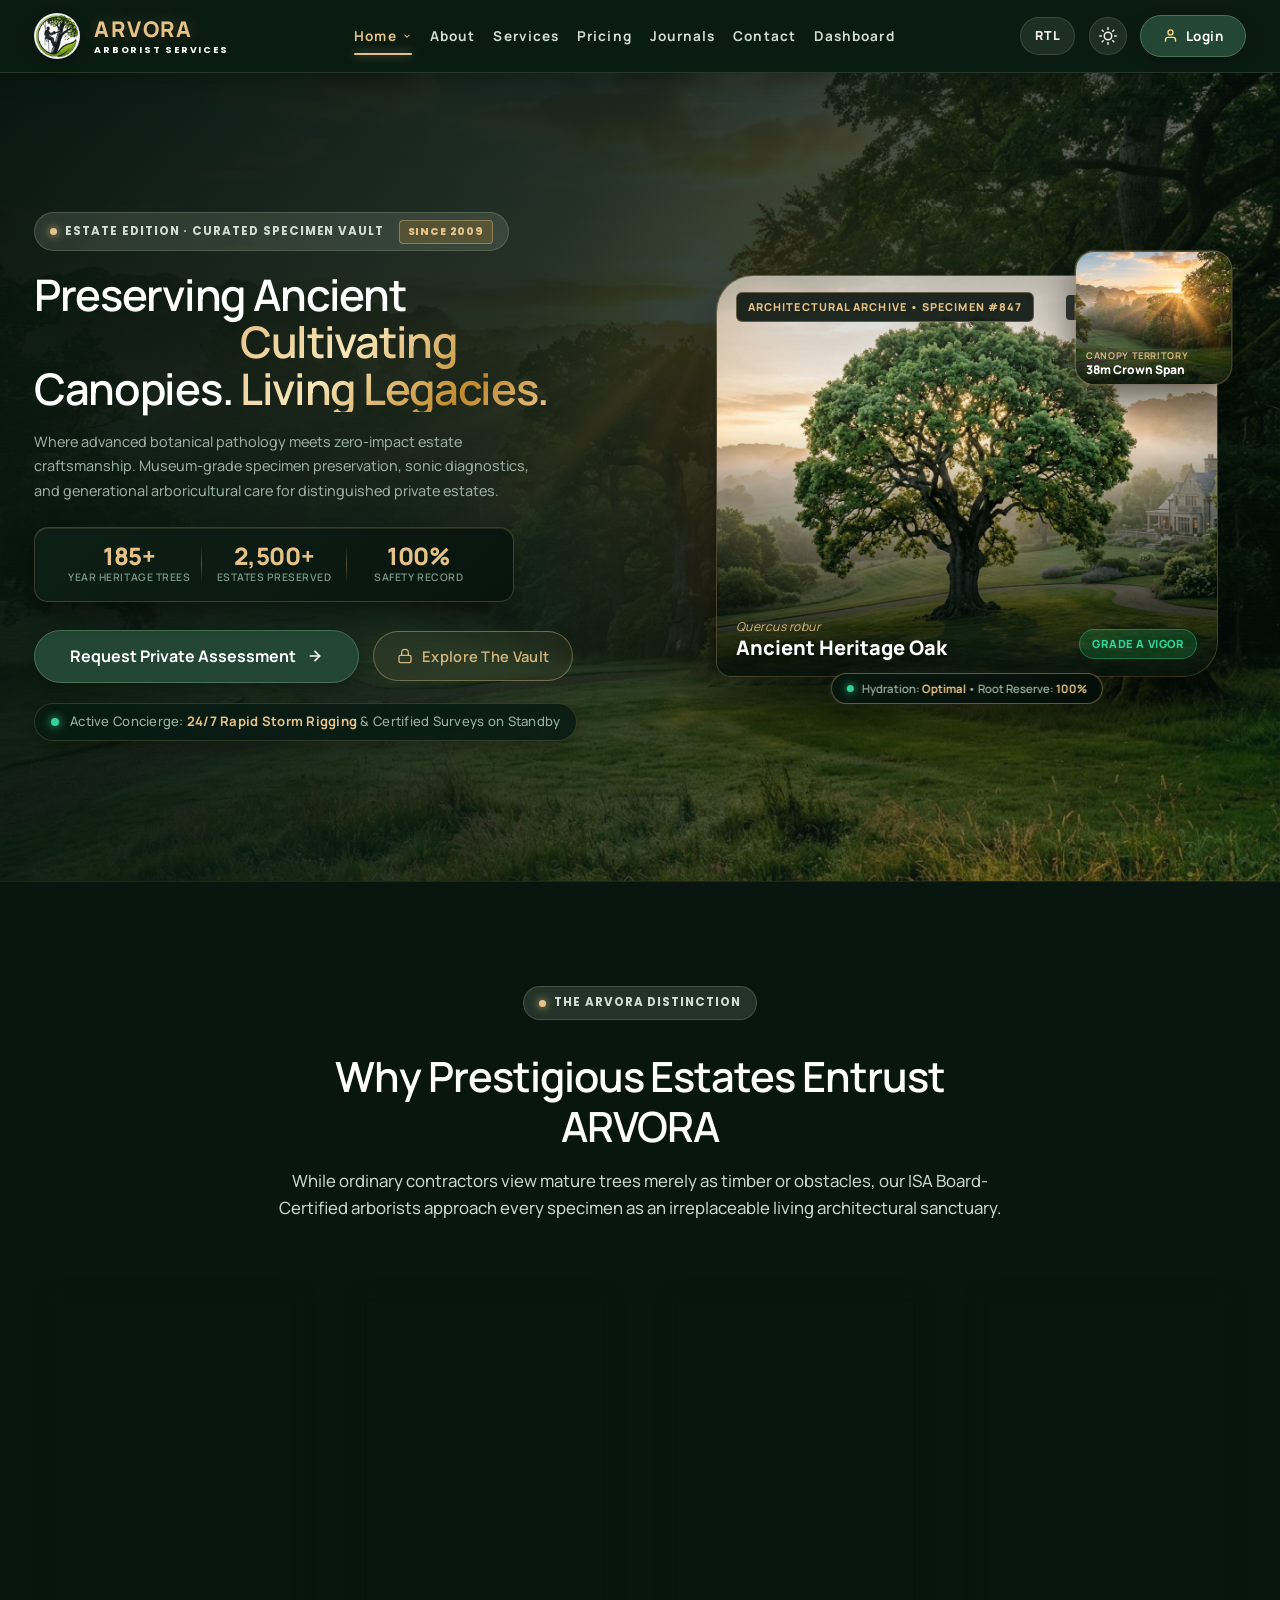
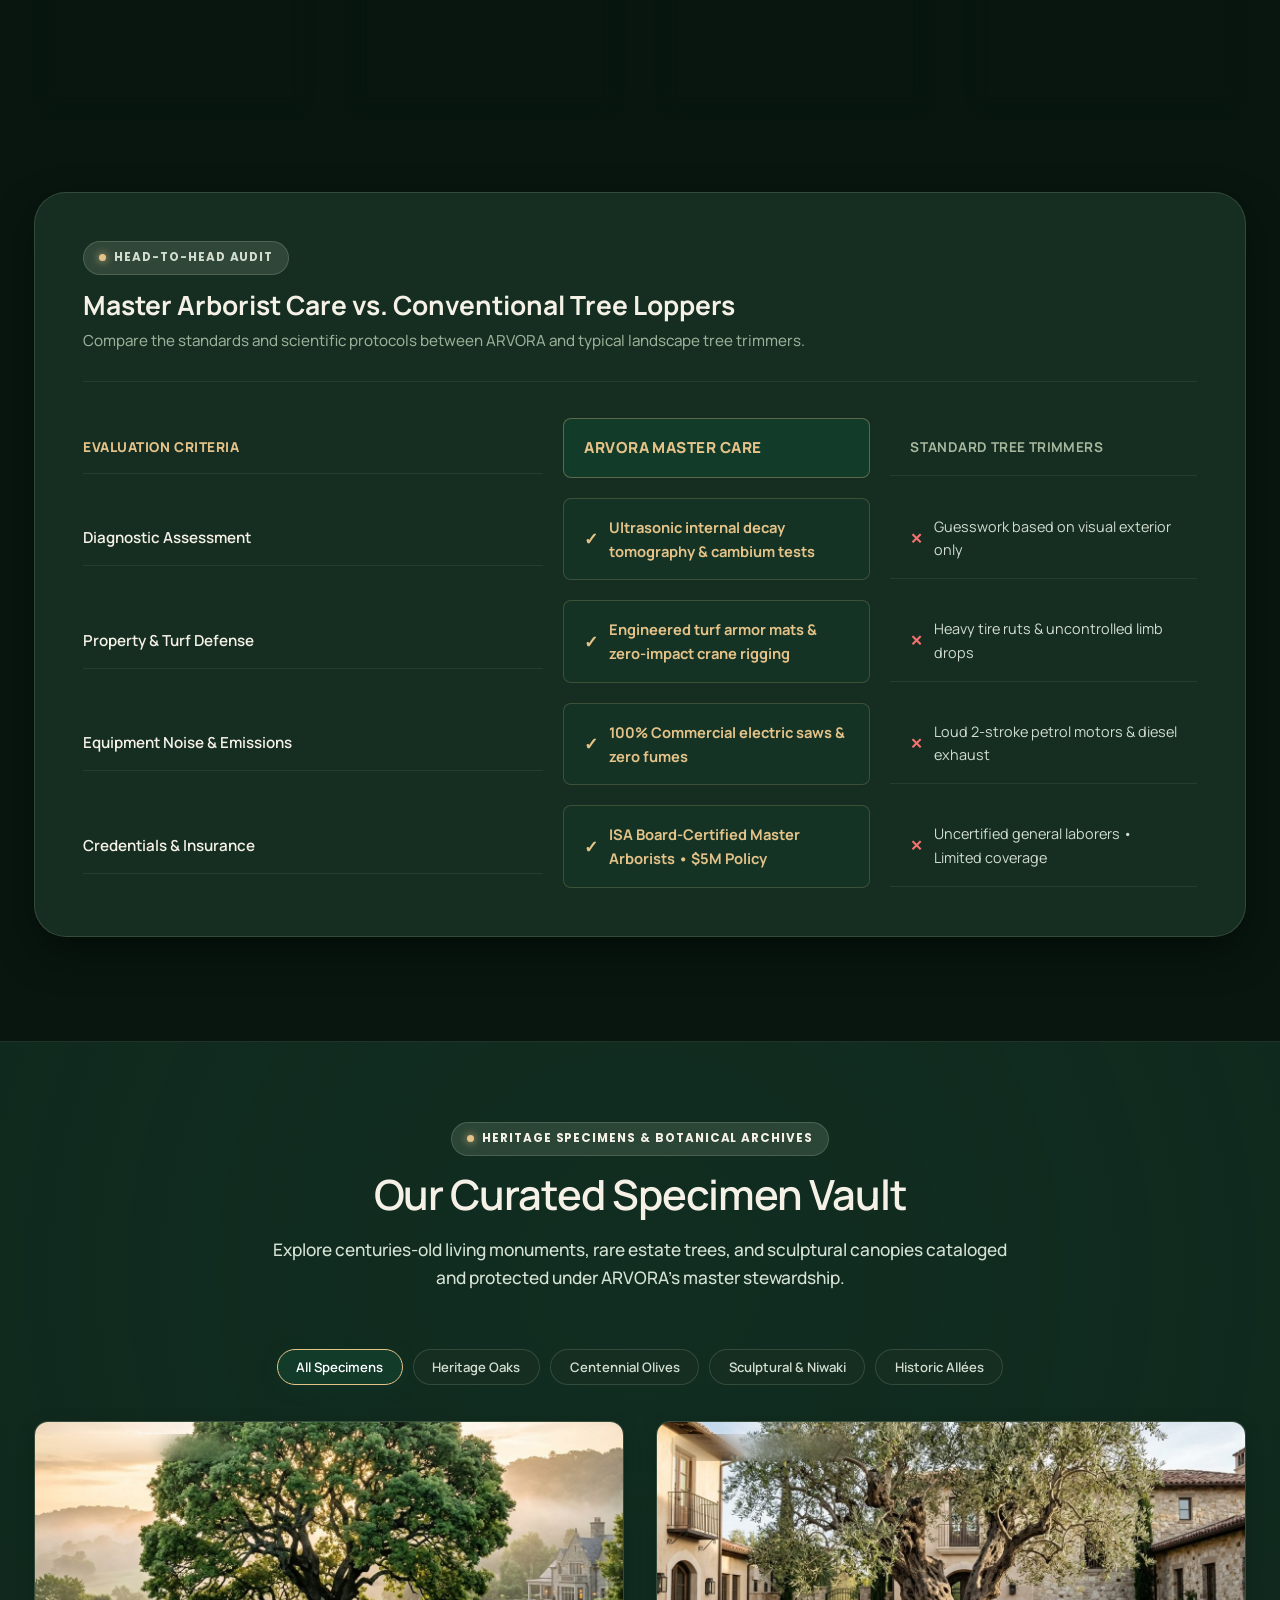
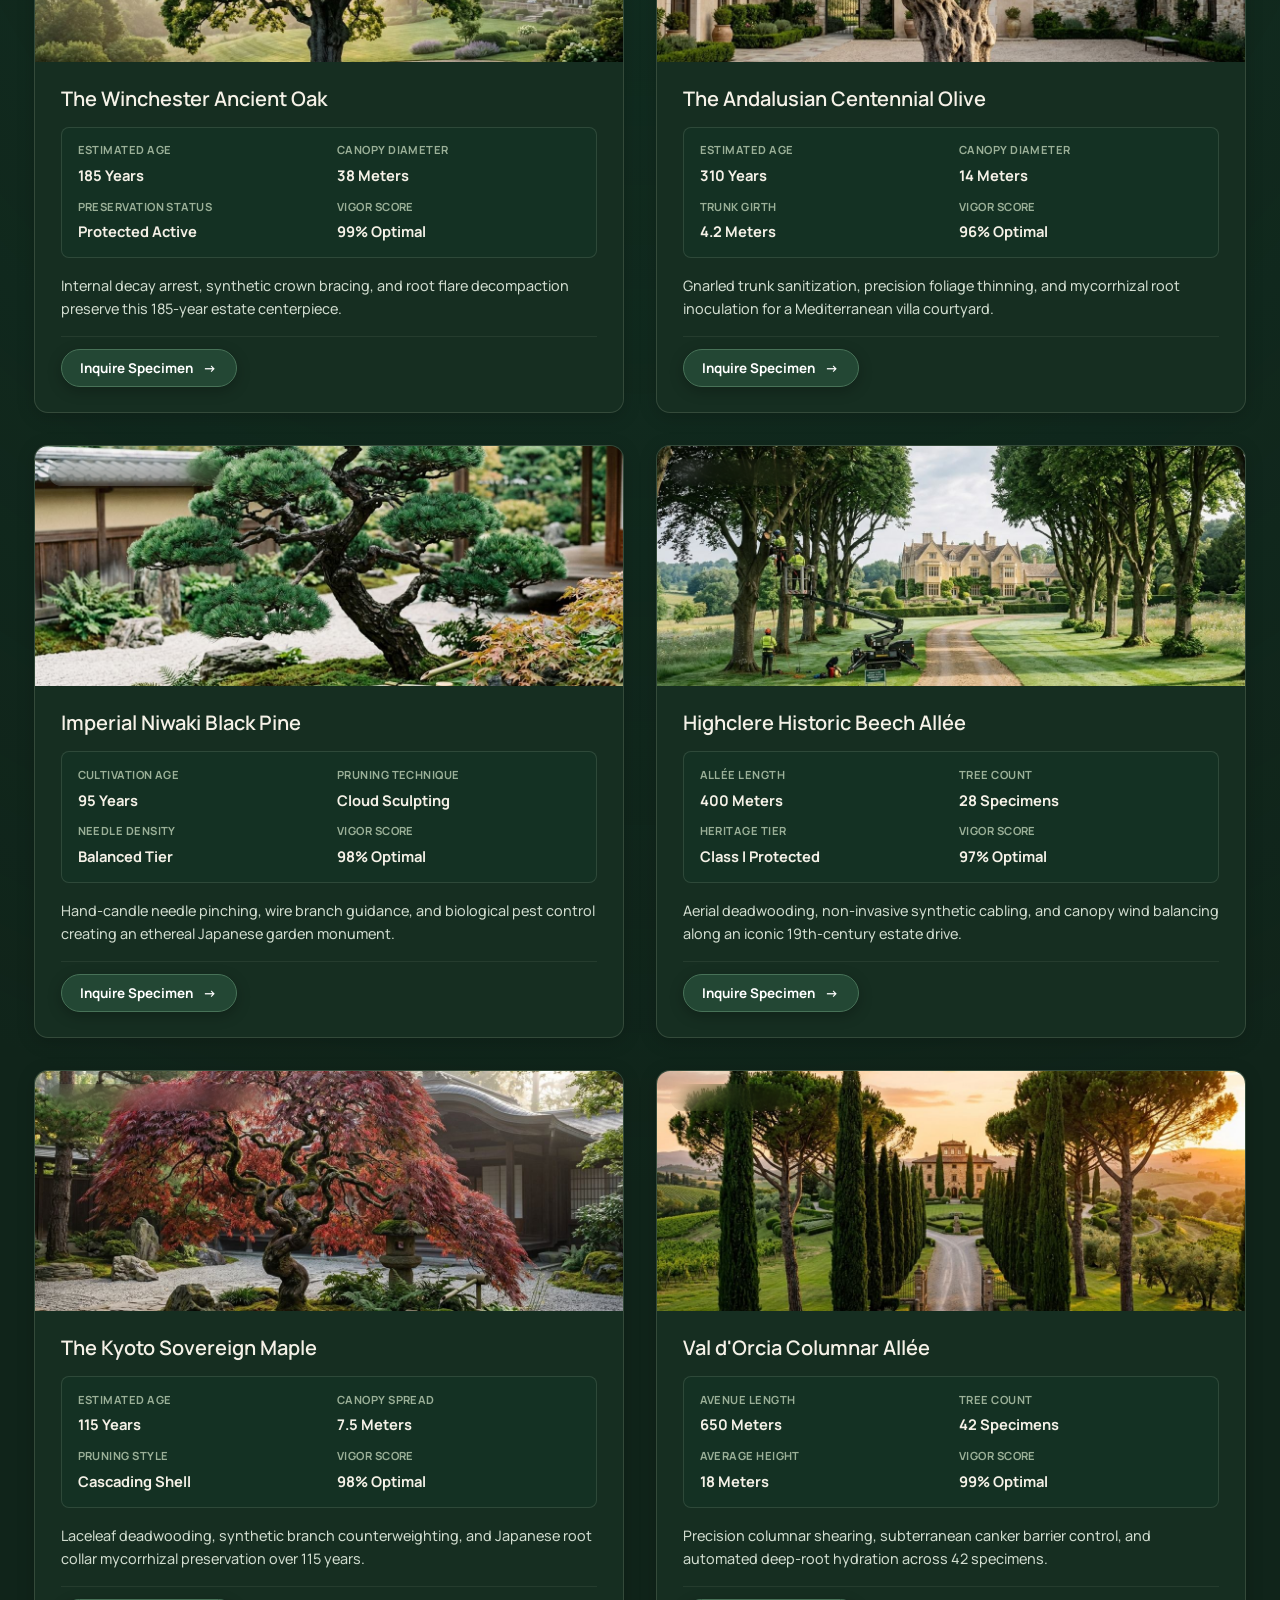
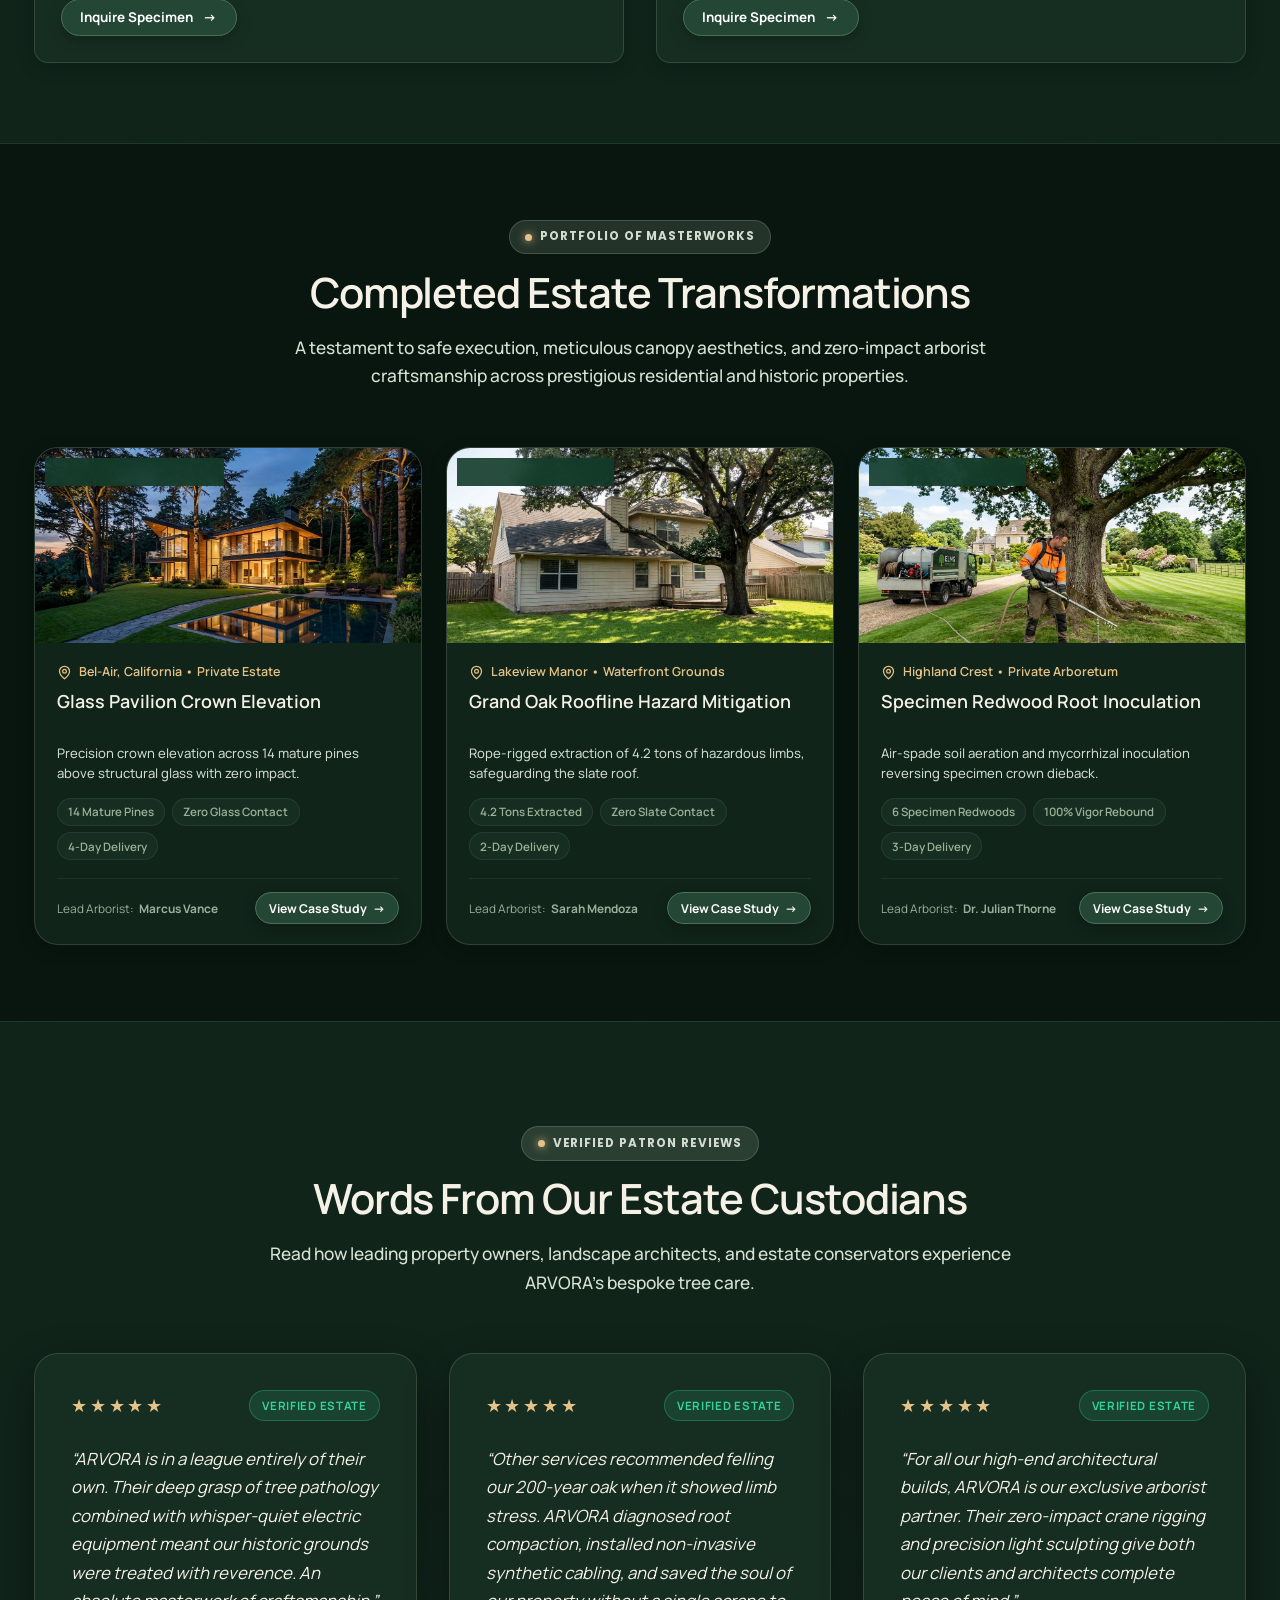
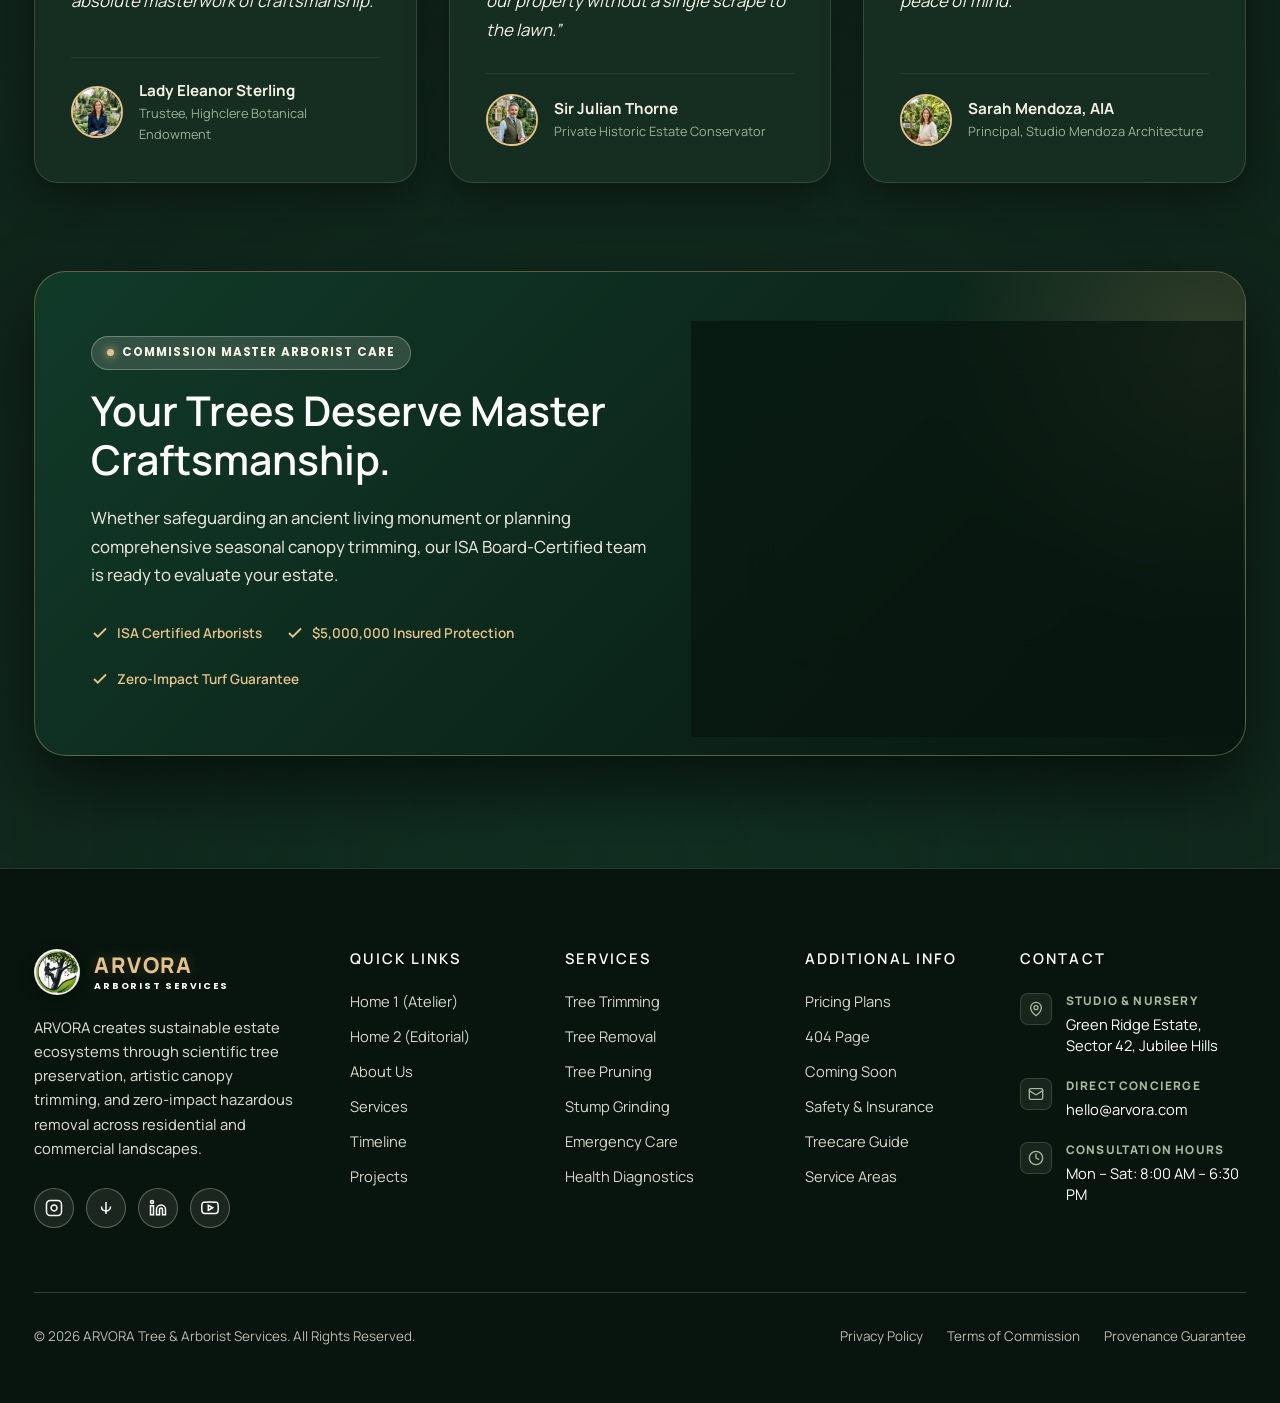
<file: home2.html>
<!DOCTYPE html>
<html lang="en" dir="ltr" data-theme="dark">

<head>
  <meta charset="UTF-8" />
  <meta name="viewport" content="width=device-width, initial-scale=1.0" />
  <title>ARVORA — Curated Vault & Nature Editorial | Professional Arborist Services</title>
  <meta name="description"
    content="ARVORA Home 2: Explore our Curated Specimen Vault, estate tree transformations, and certified arborist craftsmanship engineered for distinguished private estates." />

  <link rel="icon" type="image/png" href="assets/logo.png" />
  <link rel="apple-touch-icon" href="assets/logo.png" />

  <link rel="preconnect" href="https://fonts.googleapis.com" />
  <link rel="preconnect" href="https://fonts.gstatic.com" crossorigin />
  <link
    href="https://fonts.googleapis.com/css2?family=Manrope:wght@300;400;500;600;700;800&family=Poppins:ital,wght@0,400;0,500;0,600;0,700;1,400&display=swap"
    rel="stylesheet" />

  <script src="theme-sync.js"></script>

  <link rel="stylesheet" href="index.css" />
  <link rel="stylesheet" href="home2.css" />
</head>

<body class="has-fixed-header">
  <div class="ambient-glow glow-1" aria-hidden="true"></div>
  <div class="ambient-glow glow-2" aria-hidden="true"></div>

  <header class="atelier-header" id="mainHeader">
    <div class="container header-container">
      <a href="#hero" class="brand-logo" id="headerBrandLogo" aria-label="ARVORA Home">
        <span class="logo-mark">
          <img src="assets/logo.png" alt="ARVORA Logo" class="brand-img" width="46" height="46" />
        </span>
        <span class="brand-text-wrap">
          <span class="brand-name">ARVORA</span>
          <span class="brand-sub">ARBORIST SERVICES</span>
        </span>
      </a>

      <nav class="nav-menu" id="navMenu" aria-label="Primary Navigation">
        <ul class="nav-list">
          <li class="nav-item has-dropdown">
            <a href="#hero" class="nav-link active" aria-haspopup="true" aria-expanded="false">
              <span>Home</span>
              <svg class="dropdown-caret" width="10" height="10" viewBox="0 0 24 24" fill="none" stroke="currentColor"
                stroke-width="2.5">
                <polyline points="6 9 12 15 18 9"></polyline>
              </svg>
            </a>
            <ul class="dropdown-menu">
              <li>
                <a href="index.html" class="dropdown-link">
                  <span class="dropdown-dot"></span>
                  <div class="dropdown-info">
                    <span class="dropdown-title">Home 1</span>
                    <span class="dropdown-desc">Atelier & Field Services</span>
                  </div>
                </a>
              </li>
              <li>
                <a href="home2.html" class="dropdown-link active">
                  <span class="dropdown-dot"></span>
                  <div class="dropdown-info">
                    <span class="dropdown-title">Home 2 <span class="dropdown-tag">Current</span></span>
                    <span class="dropdown-desc">Curated Vault & Editorial</span>
                  </div>
                </a>
              </li>
            </ul>
          </li>
          <li class="nav-item"><a href="about.html" class="nav-link">About</a></li>
          <li class="nav-item"><a href="service.html" class="nav-link">Services</a></li>
          <li class="nav-item"><a href="pricing.html" class="nav-link">Pricing</a></li>
          <li class="nav-item"><a href="journal.html" class="nav-link">Journals</a></li>
          <li class="nav-item"><a href="contact.html" class="nav-link">Contact</a></li>
          <li class="nav-item"><a href="dashboard.html" class="nav-link" id="navDashboardLink">Dashboard</a></li>
        </ul>
      </nav>

      <div class="header-actions">
        <button class="ctrl-btn rtl-toggle-btn" id="rtlToggleBtn" aria-label="Toggle Right to Left direction"
          title="Toggle RTL layout">
          <span class="rtl-label" id="rtlBtnText">RTL</span>
        </button>

        <button class="ctrl-btn theme-toggle-btn" id="themeToggleBtn" aria-label="Toggle dark/light theme"
          title="Toggle theme">
          <span class="theme-icon moon-icon">
            <svg width="18" height="18" viewBox="0 0 24 24" fill="none" stroke="currentColor" stroke-width="2"
              stroke-linecap="round" stroke-linejoin="round">
              <path d="M21 12.79A9 9 0 1 1 11.21 3 7 7 0 0 0 21 12.79z"></path>
            </svg>
          </span>
          <span class="theme-icon sun-icon">
            <svg width="18" height="18" viewBox="0 0 24 24" fill="none" stroke="currentColor" stroke-width="2"
              stroke-linecap="round" stroke-linejoin="round">
              <circle cx="12" cy="12" r="5"></circle>
              <line x1="12" y1="1" x2="12" y2="3"></line>
              <line x1="12" y1="21" x2="12" y2="23"></line>
              <line x1="4.22" y1="4.22" x2="5.64" y2="5.64"></line>
              <line x1="18.36" y1="18.36" x2="19.78" y2="19.78"></line>
              <line x1="1" y1="12" x2="3" y2="12"></line>
              <line x1="21" y1="12" x2="23" y2="12"></line>
              <line x1="4.22" y1="19.78" x2="5.64" y2="18.36"></line>
              <line x1="18.36" y1="5.64" x2="19.78" y2="4.22"></line>
            </svg>
          </span>
        </button>

        <a href="login.html" class="btn btn-login-pill" id="headerLoginBtn" aria-label="Account Login">
          <svg width="15" height="15" viewBox="0 0 24 24" fill="none" stroke="currentColor" stroke-width="2.2"
            stroke-linecap="round" stroke-linejoin="round" class="login-user-icon">
            <path d="M20 21v-2a4 4 0 0 0-4-4H8a4 4 0 0 0-4 4v2"></path>
            <circle cx="12" cy="7" r="4"></circle>
          </svg>
          <span>Login</span>
        </a>

        <button class="hamburger-btn" id="hamburgerBtn" aria-label="Toggle mobile menu" aria-expanded="false">
          <span class="bar bar-1"></span>
          <span class="bar bar-2"></span>
          <span class="bar bar-3"></span>
        </button>
      </div>
    </div>
  </header>

  <div class="mobile-drawer" id="mobileDrawer" aria-hidden="true">
    <div class="drawer-backdrop" id="drawerBackdrop"></div>
    <div class="drawer-content">
      <div class="drawer-top">
        <div class="brand-logo">
          <span class="logo-mark small">
            <img src="assets/logo.png" alt="ARVORA Logo" class="brand-img" width="36" height="36" />
          </span>
          <span class="brand-text-wrap">
            <span class="brand-name">ARVORA</span>
            <span class="brand-sub">ARBORIST SERVICES</span>
          </span>
        </div>
        <button class="drawer-close-btn" id="drawerCloseBtn" aria-label="Close menu">&times;</button>
      </div>


      <div class="drawer-home-switcher">
        <span class="drawer-switcher-label">Explore Home Layout:</span>
        <div class="drawer-switcher-btns">
          <a href="index.html" class="drawer-switch-pill">Home 1 (Atelier)</a>
          <a href="home2.html" class="drawer-switch-pill active">Home 2 (Editorial) <span class="mini-badge">New</span></a>
        </div>
      </div>

      <ul class="drawer-nav-list">
        <li><a href="about.html" class="drawer-link">About ARVORA</a></li>
        <li><a href="service.html" class="drawer-link">Services</a></li>
        <li><a href="pricing.html" class="drawer-link">Pricing</a></li>
        <li><a href="journal.html" class="drawer-link">Journals</a></li>
        <li><a href="contact.html" class="drawer-link">Contact</a></li>
        <li><a href="dashboard.html" class="drawer-link">Dashboard</a></li>
      </ul>

      <div class="drawer-cta-wrap" style="display: flex; flex-direction: column; gap: 0.75rem;">
        <a href="login.html" class="btn btn-login-pill btn-block" style="justify-content: center;">
          <svg width="15" height="15" viewBox="0 0 24 24" fill="none" stroke="currentColor" stroke-width="2.2"
            stroke-linecap="round" stroke-linejoin="round" class="login-user-icon">
            <path d="M20 21v-2a4 4 0 0 0-4-4H8a4 4 0 0 0-4 4v2"></path>
            <circle cx="12" cy="7" r="4"></circle>
          </svg>
          <span>Client & Arborist Login</span>
        </a>
        <button class="btn btn-quote-pill btn-block open-quote-modal">
          <span>Request Free Assessment</span>
          <span class="btn-arrow">→</span>
        </button>
      </div>

      <div class="drawer-footer-contact">
        <p class="drawer-contact-line">Direct Concierge: <strong>hello@arvora.com</strong></p>
        <p class="drawer-contact-line">Phone & WhatsApp: <strong>+91 98490 24000</strong></p>
      </div>
    </div>
  </div>

  <main>
    <section class="home2-hero-section" id="hero">

      <div class="h2-hero-bg-layer" aria-hidden="true"></div>
      <div class="h2-hero-scan-line" aria-hidden="true"></div>

      <div class="container home2-hero-container">
        <div class="home2-hero-grid">

          <div class="home2-hero-left">

            <div class="badge-pill">
              <span class="badge-dot"></span>
              <span class="badge-text">ESTATE EDITION · CURATED SPECIMEN VAULT</span>
              <span class="about-hero-gold-tag">SINCE 2009</span>
            </div>

            <h1 class="home2-hero-title">
              Preserving Ancient<br>
              Canopies. <span class="text-highlight">Cultivating<br>Living Legacies.</span>
            </h1>

            <p class="home2-hero-desc">
              Where advanced botanical pathology meets zero-impact estate craftsmanship. Museum-grade specimen
              preservation, sonic diagnostics, and generational arboricultural care for distinguished private estates.
            </p>

            <div class="h2-micro-stats">
              <div class="h2-micro-stat">
                <span class="h2-stat-val">185+</span>
                <span class="h2-stat-lbl">Year Heritage Trees</span>
              </div>
              <div class="h2-micro-divider"></div>
              <div class="h2-micro-stat">
                <span class="h2-stat-val">2,500+</span>
                <span class="h2-stat-lbl">Estates Preserved</span>
              </div>
              <div class="h2-micro-divider"></div>
              <div class="h2-micro-stat">
                <span class="h2-stat-val">100%</span>
                <span class="h2-stat-lbl">Safety Record</span>
              </div>
            </div>

            <div class="home2-hero-actions">
              <button class="btn btn-primary btn-lg open-quote-modal" id="hero2QuoteBtn">
                <span>Request Private Assessment</span>
                <svg class="btn-icon-svg" width="16" height="16" viewBox="0 0 24 24" fill="none" stroke="currentColor"
                  stroke-width="2.5" stroke-linecap="round" stroke-linejoin="round">
                  <line x1="5" y1="12" x2="19" y2="12"></line>
                  <polyline points="12 5 19 12 12 19"></polyline>
                </svg>
              </button>
              <a href="#services" class="h2-ghost-btn" id="hero2VaultBtn">
                <svg width="16" height="16" viewBox="0 0 24 24" fill="none" stroke="currentColor" stroke-width="2"
                  stroke-linecap="round" stroke-linejoin="round">
                  <rect x="3" y="11" width="18" height="11" rx="2" ry="2"></rect>
                  <path d="M7 11V7a5 5 0 0 1 10 0v4"></path>
                </svg>
                <span>Explore The Vault</span>
              </a>
            </div>

            <div class="home2-live-status">
              <span class="live-indicator-dot"></span>
              <span class="live-status-text">
                Active Concierge: <strong>24/7 Rapid Storm Rigging</strong> &amp; Certified Surveys on Standby
              </span>
            </div>

          </div>

          <div class="home2-hero-visual">
            <div class="home2-specimen-stage">
              <div class="home2-visual-glow" aria-hidden="true"></div>

              <div class="home2-visual-canvas">
                <div class="home2-canvas-header">
                  <span class="home2-canvas-tag">ARCHITECTURAL ARCHIVE &bull; SPECIMEN #847</span>
                  <span class="home2-canvas-coord">N 51°28&prime; &bull; ELEV. 42M</span>
                </div>
                <img src="assets/vault_specimen_oak.jpg"
                  alt="200-year-old ancient heritage oak preserved in private estate rolling parkland"
                  class="home2-hero-main-img" loading="eager" />
                <div class="home2-img-gradient-overlay"></div>
                <div class="home2-canvas-footer">
                  <div class="specimen-title-wrap">
                    <span class="specimen-latin">Quercus robur</span>
                    <strong class="specimen-common">Ancient Heritage Oak</strong>
                  </div>
                  <span class="specimen-status-chip">Grade A Vigor</span>
                </div>
              </div>

              <div class="home2-inset-specimen" id="home2InsetSpecimen">
                <div class="inset-specimen-inner">
                  <img src="assets/home2_hero_estate.jpg"
                    alt="Manicured private estate rolling grounds with ancient trees" class="inset-specimen-img"
                    loading="lazy" />
                  <div class="inset-specimen-overlay"></div>
                  <div class="inset-specimen-info">
                    <span class="inset-specimen-label">Canopy Territory</span>
                    <strong class="inset-specimen-value">38m Crown Span</strong>
                  </div>
                </div>
              </div>

              <div class="home2-telemetry-pill">
                <span class="telemetry-radar-dot"></span>
                <span class="telemetry-text">Hydration: <strong>Optimal</strong> &bull; Root Reserve:
                  <strong>100%</strong></span>
              </div>



            </div>
          </div>

        </div>
      </div>
    </section>

    <section class="section why-choose-section" id="about">
      <div id="why-choose"></div>
      <div class="container">
        <div class="section-header text-center">
          <div class="badge-pill">
            <span class="badge-dot"></span>
            <span class="badge-text">THE ARVORA DISTINCTION</span>
          </div>
          <h2 class="section-title">Why Prestigious Estates Entrust ARVORA</h2>
          <p class="section-subtitle">
            While ordinary contractors view mature trees merely as timber or obstacles, our ISA Board-Certified
            arborists
            approach every specimen as an irreplaceable living architectural sanctuary.
          </p>
        </div>

        <div class="why-pillars-grid">
          <div class="why-pillar-card">
            <div class="pillar-icon-box">
              <svg width="28" height="28" viewBox="0 0 24 24" fill="none" stroke="currentColor" stroke-width="2"
                stroke-linecap="round" stroke-linejoin="round">
                <circle cx="12" cy="12" r="10"></circle>
                <path d="m4.93 4.93 4.24 4.24"></path>
                <path d="m14.83 9.17 4.24-4.24"></path>
                <path d="m14.83 14.83 4.24 4.24"></path>
                <path d="m9.17 14.83-4.24 4.24"></path>
                <circle cx="12" cy="12" r="4"></circle>
              </svg>
            </div>
            <span class="pillar-tag">Pathology & Science</span>
            <h3 class="pillar-title">Board-Certified Diagnostic Science</h3>
            <p class="pillar-desc">
              We employ micro-sonic internal trunk tomography, ground-penetrating radar root mapping, and biological
              soil
              microbiome assays to diagnose trees with laboratory accuracy.
            </p>
          </div>

          <div class="why-pillar-card">
            <div class="pillar-icon-box">
              <svg width="28" height="28" viewBox="0 0 24 24" fill="none" stroke="currentColor" stroke-width="2"
                stroke-linecap="round" stroke-linejoin="round">
                <path d="M12 22s8-4 8-10V5l-8-3-8 3v7c0 6 8 10 8 10z"></path>
                <polyline points="9 12 11 14 15 10"></polyline>
              </svg>
            </div>
            <span class="pillar-tag">Property Defense</span>
            <h3 class="pillar-title">Zero-Impact Aerial Rigging</h3>
            <p class="pillar-desc">
              Advanced lightweight spider-crane mechanics, synthetic low-friction block systems, and heavy-duty turf
              armor
              guarantee absolute defense for roofs, patios, and delicate flowerbeds.
            </p>
          </div>

          <div class="why-pillar-card">
            <div class="pillar-icon-box">
              <svg width="28" height="28" viewBox="0 0 24 24" fill="none" stroke="currentColor" stroke-width="2"
                stroke-linecap="round" stroke-linejoin="round">
                <path d="M13 2L3 14h9l-1 8 10-12h-9l1-8z"></path>
              </svg>
            </div>
            <span class="pillar-tag">Eco-Acoustic Privacy</span>
            <h3 class="pillar-title">Whisper-Quiet Electric Fleet</h3>
            <p class="pillar-desc">
              Powered by commercial battery systems and low-decibel chipping units. Zero noxious gas exhaust and 75%
              less
              acoustic disturbance preserve your estate's tranquility.
            </p>
          </div>

          <div class="why-pillar-card">
            <div class="pillar-icon-box">
              <svg width="28" height="28" viewBox="0 0 24 24" fill="none" stroke="currentColor" stroke-width="2"
                stroke-linecap="round" stroke-linejoin="round">
                <path d="M14 2H6a2 2 0 0 0-2 2v16a2 2 0 0 0 2 2h12a2 2 0 0 0 2-2V8z"></path>
                <polyline points="14 2 14 8 20 8"></polyline>
                <line x1="16" y1="13" x2="8" y2="13"></line>
                <line x1="16" y1="17" x2="8" y2="17"></line>
                <polyline points="10 9 9 9 8 9"></polyline>
              </svg>
            </div>
            <span class="pillar-tag">Lifetime Provenance</span>
            <h3 class="pillar-title">Digital Health Passport & Warranty</h3>
            <p class="pillar-desc">
              Each serviced heritage tree receives an immutable digital record, periodic seasonal audit alerts, and
              $5,000,000
              commercial liability indemnification.
            </p>
          </div>
        </div>

        <div class="why-comparison-wrapper" id="timeline" data-spy-section>
          <div class="comparison-header">
            <div>
              <div class="badge-pill">
                <span class="badge-dot"></span>
                <span class="badge-text">HEAD-TO-HEAD AUDIT</span>
              </div>
              <h3>Master Arborist Care vs. Conventional Tree Loppers</h3>
              <p>Compare the standards and scientific protocols between ARVORA and typical landscape tree trimmers.</p>
            </div>
          </div>

          <div class="comparison-grid">
            <div class="comp-row">
              <div class="comp-label comp-label--header">EVALUATION CRITERIA</div>
              <div class="comp-arvora-cell comp-arvora-cell--header">ARVORA MASTER CARE</div>
              <div class="comp-others-cell comp-others-cell--header">STANDARD TREE TRIMMERS</div>
            </div>

            <div class="comp-row">
              <div class="comp-label">Diagnostic Assessment</div>
              <div class="comp-arvora-cell">
                <span>✓</span> Ultrasonic internal decay tomography & cambium tests
              </div>
              <div class="comp-others-cell">
                <span>✕</span> Guesswork based on visual exterior only
              </div>
            </div>

            <div class="comp-row">
              <div class="comp-label">Property & Turf Defense</div>
              <div class="comp-arvora-cell">
                <span>✓</span> Engineered turf armor mats & zero-impact crane rigging
              </div>
              <div class="comp-others-cell">
                <span>✕</span> Heavy tire ruts & uncontrolled limb drops
              </div>
            </div>

            <div class="comp-row">
              <div class="comp-label">Equipment Noise & Emissions</div>
              <div class="comp-arvora-cell">
                <span>✓</span> 100% Commercial electric saws & zero fumes
              </div>
              <div class="comp-others-cell">
                <span>✕</span> Loud 2-stroke petrol motors & diesel exhaust
              </div>
            </div>

            <div class="comp-row">
              <div class="comp-label">Credentials & Insurance</div>
              <div class="comp-arvora-cell">
                <span>✓</span> ISA Board-Certified Master Arborists • $5M Policy
              </div>
              <div class="comp-others-cell">
                <span>✕</span> Uncertified general laborers • Limited coverage
              </div>
            </div>
          </div>
        </div>
      </div>
    </section>

    <section class="section curated-vault-section" id="services">
      <div id="curated-vault"></div>
      <div class="container">
        <div class="section-header text-center">
          <div class="badge-pill">
            <span class="badge-dot"></span>
            <span class="badge-text">HERITAGE SPECIMENS & BOTANICAL ARCHIVES</span>
          </div>
          <h2 class="section-title">Our Curated Specimen Vault</h2>
          <p class="section-subtitle">
            Explore centuries-old living monuments, rare estate trees, and sculptural canopies cataloged and protected
            under ARVORA's master stewardship.
          </p>
        </div>

        <div class="vault-filter-bar">
          <button class="vault-filter-btn active" data-filter="all">All Specimens</button>
          <button class="vault-filter-btn" data-filter="oak">Heritage Oaks</button>
          <button class="vault-filter-btn" data-filter="olive">Centennial Olives</button>
          <button class="vault-filter-btn" data-filter="pine">Sculptural & Niwaki</button>
          <button class="vault-filter-btn" data-filter="avenue">Historic Allées</button>
        </div>

        <div class="vault-grid">
          <article class="vault-card" data-category="oak">
            <div class="vault-media-wrap">
              <img src="assets/vault_specimen_oak.jpg" alt="The Great Winchester White Oak heritage tree"
                class="vault-card-img" loading="lazy" />
              <span class="vault-badge-tier">Tier 1 Living Monument</span>
            </div>
            <div class="vault-card-body">
              <h3 class="vault-specimen-title">The Winchester Ancient Oak</h3>

              <div class="vault-meta-list">
                <div class="vault-meta-item">
                  <strong>Estimated Age</strong>
                  <span>185 Years</span>
                </div>
                <div class="vault-meta-item">
                  <strong>Canopy Diameter</strong>
                  <span>38 Meters</span>
                </div>
                <div class="vault-meta-item">
                  <strong>Preservation Status</strong>
                  <span>Protected Active</span>
                </div>
                <div class="vault-meta-item">
                  <strong>Vigor Score</strong>
                  <span>99% Optimal</span>
                </div>
              </div>

              <p class="vault-desc">
                Internal decay arrest, synthetic crown bracing, and root flare decompaction preserve this 185-year
                estate centerpiece.
              </p>

              <div class="vault-action-row">
                <button class="btn btn-primary open-quote-modal" data-service="Tree Health Diagnostics">
                  <span>Inquire Specimen</span>
                  <span class="arrow">→</span>
                </button>
              </div>
            </div>
          </article>

          <article class="vault-card" data-category="olive">
            <div class="vault-media-wrap">
              <img src="assets/vault_specimen_olive.jpg" alt="Ancient Spanish Olive specimen tree in private estate"
                class="vault-card-img" loading="lazy" />
              <span class="vault-badge-tier">Sculptural Specimen</span>
            </div>
            <div class="vault-card-body">
              <h3 class="vault-specimen-title">The Andalusian Centennial Olive</h3>

              <div class="vault-meta-list">
                <div class="vault-meta-item">
                  <strong>Estimated Age</strong>
                  <span>310 Years</span>
                </div>
                <div class="vault-meta-item">
                  <strong>Canopy Diameter</strong>
                  <span>14 Meters</span>
                </div>
                <div class="vault-meta-item">
                  <strong>Trunk Girth</strong>
                  <span>4.2 Meters</span>
                </div>
                <div class="vault-meta-item">
                  <strong>Vigor Score</strong>
                  <span>96% Optimal</span>
                </div>
              </div>

              <p class="vault-desc">
                Gnarled trunk sanitization, precision foliage thinning, and mycorrhizal root inoculation for a
                Mediterranean villa courtyard.
              </p>

              <div class="vault-action-row">
                <button class="btn btn-primary open-quote-modal" data-service="Tree Pruning">
                  <span>Inquire Specimen</span>
                  <span class="arrow">→</span>
                </button>
              </div>
            </div>
          </article>

          <article class="vault-card" data-category="pine">
            <div class="vault-media-wrap">
              <img src="assets/vault_specimen_pine.jpg" alt="Imperial Niwaki Black Pine cloud pruned zen tree"
                class="vault-card-img" loading="lazy" />
              <span class="vault-badge-tier">Master Niwaki Cloud</span>
            </div>
            <div class="vault-card-body">
              <h3 class="vault-specimen-title">Imperial Niwaki Black Pine</h3>

              <div class="vault-meta-list">
                <div class="vault-meta-item">
                  <strong>Cultivation Age</strong>
                  <span>95 Years</span>
                </div>
                <div class="vault-meta-item">
                  <strong>Pruning Technique</strong>
                  <span>Cloud Sculpting</span>
                </div>
                <div class="vault-meta-item">
                  <strong>Needle Density</strong>
                  <span>Balanced Tier</span>
                </div>
                <div class="vault-meta-item">
                  <strong>Vigor Score</strong>
                  <span>98% Optimal</span>
                </div>
              </div>

              <p class="vault-desc">
                Hand-candle needle pinching, wire branch guidance, and biological pest control creating an ethereal
                Japanese garden monument.
              </p>

              <div class="vault-action-row">
                <button class="btn btn-primary open-quote-modal" data-service="Tree Trimming">
                  <span>Inquire Specimen</span>
                  <span class="arrow">→</span>
                </button>
              </div>
            </div>
          </article>

          <article class="vault-card" data-category="avenue">
            <div class="vault-media-wrap">
              <img src="assets/project_historic_estate.jpg"
                alt="Avenue of ancient Copper Beeches in historic country estate" class="vault-card-img"
                loading="lazy" />
              <span class="vault-badge-tier">Historic Allée</span>
            </div>
            <div class="vault-card-body">
              <h3 class="vault-specimen-title">Highclere Historic Beech Allée</h3>

              <div class="vault-meta-list">
                <div class="vault-meta-item">
                  <strong>Allée Length</strong>
                  <span>400 Meters</span>
                </div>
                <div class="vault-meta-item">
                  <strong>Tree Count</strong>
                  <span>28 Specimens</span>
                </div>
                <div class="vault-meta-item">
                  <strong>Heritage Tier</strong>
                  <span>Class I Protected</span>
                </div>
                <div class="vault-meta-item">
                  <strong>Vigor Score</strong>
                  <span>97% Optimal</span>
                </div>
              </div>

              <p class="vault-desc">
                Aerial deadwooding, non-invasive synthetic cabling, and canopy wind balancing along an iconic
                19th-century estate drive.
              </p>

              <div class="vault-action-row">
                <button class="btn btn-primary open-quote-modal" data-service="Tree Trimming">
                  <span>Inquire Specimen</span>
                  <span class="arrow">→</span>
                </button>
              </div>
            </div>
          </article>

          <article class="vault-card" data-category="pine">
            <div class="vault-media-wrap">
              <img src="assets/vault_specimen_maple.jpg" alt="Century-old Japanese Weeping Maple specimen tree"
                class="vault-card-img" loading="lazy" />
              <span class="vault-badge-tier">Centennial Japanese Flora</span>
            </div>
            <div class="vault-card-body">
              <h3 class="vault-specimen-title">The Kyoto Sovereign Maple</h3>

              <div class="vault-meta-list">
                <div class="vault-meta-item">
                  <strong>Estimated Age</strong>
                  <span>115 Years</span>
                </div>
                <div class="vault-meta-item">
                  <strong>Canopy Spread</strong>
                  <span>7.5 Meters</span>
                </div>
                <div class="vault-meta-item">
                  <strong>Pruning Style</strong>
                  <span>Cascading Shell</span>
                </div>
                <div class="vault-meta-item">
                  <strong>Vigor Score</strong>
                  <span>98% Optimal</span>
                </div>
              </div>

              <p class="vault-desc">
                Laceleaf deadwooding, synthetic branch counterweighting, and Japanese root collar mycorrhizal
                preservation over 115 years.
              </p>

              <div class="vault-action-row">
                <button class="btn btn-primary open-quote-modal" data-service="Tree Pruning">
                  <span>Inquire Specimen</span>
                  <span class="arrow">→</span>
                </button>
              </div>
            </div>
          </article>

          <article class="vault-card" data-category="avenue">
            <div class="vault-media-wrap">
              <img src="assets/vault_specimen_cypress.jpg"
                alt="Panoramic avenue of columnar Italian Cypress trees leading to an estate" class="vault-card-img"
                loading="lazy" />
              <span class="vault-badge-tier">Imperial Allée</span>
            </div>
            <div class="vault-card-body">
              <h3 class="vault-specimen-title">Val d'Orcia Columnar Allée</h3>

              <div class="vault-meta-list">
                <div class="vault-meta-item">
                  <strong>Avenue Length</strong>
                  <span>650 Meters</span>
                </div>
                <div class="vault-meta-item">
                  <strong>Tree Count</strong>
                  <span>42 Specimens</span>
                </div>
                <div class="vault-meta-item">
                  <strong>Average Height</strong>
                  <span>18 Meters</span>
                </div>
                <div class="vault-meta-item">
                  <strong>Vigor Score</strong>
                  <span>99% Optimal</span>
                </div>
              </div>

              <p class="vault-desc">
                Precision columnar shearing, subterranean canker barrier control, and automated deep-root hydration
                across 42 specimens.
              </p>

              <div class="vault-action-row">
                <button class="btn btn-primary open-quote-modal" data-service="Tree Trimming">
                  <span>Inquire Specimen</span>
                  <span class="arrow">→</span>
                </button>
              </div>
            </div>
          </article>
        </div>
      </div>
    </section>

    <section class="section completed-projects-section" id="projects">
      <div id="completed-projects"></div>
      <div id="journals"></div>
      <div class="container">
        <div class="section-header text-center">
          <div class="badge-pill">
            <span class="badge-dot"></span>
            <span class="badge-text">PORTFOLIO OF MASTERWORKS</span>
          </div>
          <h2 class="section-title">Completed Estate Transformations</h2>
          <p class="section-subtitle">
            A testament to safe execution, meticulous canopy aesthetics, and zero-impact arborist craftsmanship across
            prestigious residential and historic properties.
          </p>
        </div>

        <div class="projects-editorial-grid">
          <article class="project-editorial-card">
            <div class="project-media-frame">
              <img src="assets/project_luxury_villa.jpg"
                alt="Modern villa surrounded by perfectly pruned cedar and pine trees" class="project-media-img"
                loading="lazy" />
              <span class="project-floating-category">Architectural Residence</span>
            </div>
            <div class="project-content-block">
              <div class="project-location-bar">
                <svg width="15" height="15" viewBox="0 0 24 24" fill="none" stroke="currentColor" stroke-width="2">
                  <path d="M20 10c0 6-8 12-8 12s-8-6-8-12a8 8 0 0 1 16 0Z"></path>
                  <circle cx="12" cy="10" r="3"></circle>
                </svg>
                <span>Bel-Air, California • Private Estate</span>
              </div>
              <h3 class="project-heading">Glass Pavilion Crown Elevation</h3>
              <p class="project-summary">
                Precision crown elevation across 14 mature pines above structural glass with zero impact.
              </p>

              <div class="project-metrics-pills">
                <span class="metric-pill">14 Mature Pines</span>
                <span class="metric-pill">Zero Glass Contact</span>
                <span class="metric-pill">4-Day Delivery</span>
              </div>

              <div class="project-card-footer">
                <span class="project-lead-arborist">Lead Arborist: <strong>Marcus Vance</strong></span>
                <button class="btn btn-primary open-quote-modal" data-service="Tree Trimming">
                  <span>View Case Study</span>
                  <span class="arrow">→</span>
                </button>
              </div>
            </div>
          </article>

          <article class="project-editorial-card">
            <div class="project-media-frame">
              <img src="assets/tree_after.jpg" alt="Balanced mature oak tree after precision arborist trimming"
                class="project-media-img" loading="lazy" />
              <span class="project-floating-category">Waterfront Property</span>
            </div>
            <div class="project-content-block">
              <div class="project-location-bar">
                <svg width="15" height="15" viewBox="0 0 24 24" fill="none" stroke="currentColor" stroke-width="2">
                  <path d="M20 10c0 6-8 12-8 12s-8-6-8-12a8 8 0 0 1 16 0Z"></path>
                  <circle cx="12" cy="10" r="3"></circle>
                </svg>
                <span>Lakeview Manor • Waterfront Grounds</span>
              </div>
              <h3 class="project-heading">Grand Oak Roofline Hazard Mitigation</h3>
              <p class="project-summary">
                Rope-rigged extraction of 4.2 tons of hazardous limbs, safeguarding the slate roof.
              </p>

              <div class="project-metrics-pills">
                <span class="metric-pill">4.2 Tons Extracted</span>
                <span class="metric-pill">Zero Slate Contact</span>
                <span class="metric-pill">2-Day Delivery</span>
              </div>

              <div class="project-card-footer">
                <span class="project-lead-arborist">Lead Arborist: <strong>Sarah Mendoza</strong></span>
                <button class="btn btn-primary open-quote-modal" data-service="Tree Trimming">
                  <span>View Case Study</span>
                  <span class="arrow">→</span>
                </button>
              </div>
            </div>
          </article>

          <article class="project-editorial-card">
            <div class="project-media-frame">
              <img src="assets/service_root.jpg" alt="Arborist root collar excavation and diagnostics"
                class="project-media-img" loading="lazy" />
              <span class="project-floating-category">Botanical Sanctuary</span>
            </div>
            <div class="project-content-block">
              <div class="project-location-bar">
                <svg width="15" height="15" viewBox="0 0 24 24" fill="none" stroke="currentColor" stroke-width="2">
                  <path d="M20 10c0 6-8 12-8 12s-8-6-8-12a8 8 0 0 1 16 0Z"></path>
                  <circle cx="12" cy="10" r="3"></circle>
                </svg>
                <span>Highland Crest • Private Arboretum</span>
              </div>
              <h3 class="project-heading">Specimen Redwood Root Inoculation</h3>
              <p class="project-summary">
                Air-spade soil aeration and mycorrhizal inoculation reversing specimen crown dieback.
              </p>

              <div class="project-metrics-pills">
                <span class="metric-pill">6 Specimen Redwoods</span>
                <span class="metric-pill">100% Vigor Rebound</span>
                <span class="metric-pill">3-Day Delivery</span>
              </div>

              <div class="project-card-footer">
                <span class="project-lead-arborist">Lead Arborist: <strong>Dr. Julian Thorne</strong></span>
                <button class="btn btn-primary open-quote-modal" data-service="Tree Health Diagnostics">
                  <span>View Case Study</span>
                  <span class="arrow">→</span>
                </button>
              </div>
            </div>
          </article>
        </div>
      </div>
    </section>

    <section class="section testimonials-cta-section" id="contact">
      <div id="testimonials-cta"></div>
      <div class="container">
        <div class="section-header text-center">
          <div class="badge-pill">
            <span class="badge-dot"></span>
            <span class="badge-text">VERIFIED PATRON REVIEWS</span>
          </div>
          <h2 class="section-title">Words From Our Estate Custodians</h2>
          <p class="section-subtitle">
            Read how leading property owners, landscape architects, and estate conservators experience ARVORA's bespoke
            tree
            care.
          </p>
        </div>

        <div class="testimonials-editorial-grid">
          <article class="testimonial-luxury-card">
            <div class="testimonial-top-row">
              <div class="stars-rating-gold" aria-label="5 out of 5 stars">★★★★★</div>
              <span class="verified-estate-badge">Verified Estate</span>
            </div>
            <blockquote class="testimonial-quote-text">
              “ARVORA is in a league entirely of their own. Their deep grasp of tree pathology combined with
              whisper-quiet
              electric equipment meant our historic grounds were treated with reverence. An absolute masterwork of
              craftsmanship.”
            </blockquote>
            <div class="testimonial-author-box">
              <img src="assets/client_elena.jpg" alt="Lady Eleanor Sterling" class="author-portrait" loading="lazy" />
              <div class="author-meta-wrap">
                <strong>Lady Eleanor Sterling</strong>
                <span>Trustee, Highclere Botanical Endowment</span>
              </div>
            </div>
          </article>

          <article class="testimonial-luxury-card">
            <div class="testimonial-top-row">
              <div class="stars-rating-gold" aria-label="5 out of 5 stars">★★★★★</div>
              <span class="verified-estate-badge">Verified Estate</span>
            </div>
            <blockquote class="testimonial-quote-text">
              “Other services recommended felling our 200-year oak when it showed limb stress. ARVORA diagnosed root
              compaction, installed non-invasive synthetic cabling, and saved the soul of our property without a single
              scrape to the lawn.”
            </blockquote>
            <div class="testimonial-author-box">
              <img src="assets/client_julian.jpg" alt="Sir Julian Thorne" class="author-portrait" loading="lazy" />
              <div class="author-meta-wrap">
                <strong>Sir Julian Thorne</strong>
                <span>Private Historic Estate Conservator</span>
              </div>
            </div>
          </article>

          <article class="testimonial-luxury-card">
            <div class="testimonial-top-row">
              <div class="stars-rating-gold" aria-label="5 out of 5 stars">★★★★★</div>
              <span class="verified-estate-badge">Verified Estate</span>
            </div>
            <blockquote class="testimonial-quote-text">
              “For all our high-end architectural builds, ARVORA is our exclusive arborist partner. Their zero-impact
              crane
              rigging and precision light sculpting give both our clients and architects complete peace of mind.”
            </blockquote>
            <div class="testimonial-author-box">
              <img src="assets/sarah_m.jpg" alt="Sarah Mendoza" class="author-portrait" loading="lazy" />
              <div class="author-meta-wrap">
                <strong>Sarah Mendoza, AIA</strong>
                <span>Principal, Studio Mendoza Architecture</span>
              </div>
            </div>
          </article>
        </div>

        <div class="grand-cta-card">
          <div class="grand-cta-glow" aria-hidden="true"></div>

          <div class="grand-cta-left">
            <div class="badge-pill light-pill">
              <span class="badge-dot"></span>
              <span class="badge-text">COMMISSION MASTER ARBORIST CARE</span>
            </div>
            <h2 class="grand-cta-title">Your Trees Deserve Master Craftsmanship.</h2>
            <p class="grand-cta-desc">
              Whether safeguarding an ancient living monument or planning comprehensive seasonal canopy trimming, our
              ISA
              Board-Certified team is ready to evaluate your estate.
            </p>

            <div class="grand-cta-trust-list">
              <div class="grand-trust-item">
                <svg width="18" height="18" viewBox="0 0 24 24" fill="none" stroke="currentColor" stroke-width="2.5">
                  <polyline points="20 6 9 17 4 12"></polyline>
                </svg>
                <span>ISA Certified Arborists</span>
              </div>
              <div class="grand-trust-item">
                <svg width="18" height="18" viewBox="0 0 24 24" fill="none" stroke="currentColor" stroke-width="2.5">
                  <polyline points="20 6 9 17 4 12"></polyline>
                </svg>
                <span>$5,000,000 Insured Protection</span>
              </div>
              <div class="grand-trust-item">
                <svg width="18" height="18" viewBox="0 0 24 24" fill="none" stroke="currentColor" stroke-width="2.5">
                  <polyline points="20 6 9 17 4 12"></polyline>
                </svg>
                <span>Zero-Impact Turf Guarantee</span>
              </div>
            </div>
          </div>

          <div class="grand-cta-action-box">
            <h3 class="cta-box-title">Request Private Consultation</h3>
            <button class="btn btn-warm btn-lg btn-block open-quote-modal" id="grandCtaQuoteBtn">
              <span>Book Complimentary Assessment</span>
              <span class="arrow">→</span>
            </button>

            <div>
              <span class="cta-concierge-label">or call direct concierge</span>
            </div>

            <a href="tel:+919849024000" class="cta-direct-phone">
              <svg width="18" height="18" viewBox="0 0 24 24" fill="none" stroke="currentColor" stroke-width="2">
                <path
                  d="M22 16.92v3a2 2 0 0 1-2.18 2 19.79 19.79 0 0 1-8.63-3.07 19.5 19.5 0 0 1-6-6 19.79 19.79 0 0 1-3.07-8.67A2 2 0 0 1 4.11 2h3a2 2 0 0 1 2 1.72 12.84 12.84 0 0 0 .7 2.81 2 2 0 0 1-.45 2.11L8.09 9.91a16 16 0 0 0 6 6l1.27-1.27a2 2 0 0 1 2.11-.45 12.84 12.84 0 0 0 2.81.7A2 2 0 0 1 22 16.92z">
                </path>
              </svg>
              <span>+91 98490 24000</span>
            </a>

            <span class="cta-concierge-note">Mon – Sat: 8:00 AM – 6:30 PM • 24/7 Storm Care</span>
          </div>
        </div>
      </div>
    </section>

    <footer class="atelier-footer">
      <div class="container footer-main-content">
        <div class="atelier-footer-grid">

          <div class="footer-col brand-col">
            <a href="index.html" class="brand-logo footer-brand-logo" aria-label="ARVORA Home">
              <span class="logo-mark">
                <img src="assets/logo.png" alt="ARVORA Logo" class="brand-img" width="46" height="46" />
              </span>
              <span class="brand-text-wrap">
                <span class="brand-name font-light">ARVORA</span>
                <span class="brand-sub font-sage">ARBORIST SERVICES</span>
              </span>
            </a>

            <p class="brand-bio-text">
              ARVORA creates sustainable estate ecosystems through scientific tree preservation, artistic canopy
              trimming, and zero-impact hazardous removal across residential and commercial landscapes.
            </p>

            <div class="social-links-row">
              <a href="https://instagram.com" target="_blank" rel="noopener noreferrer" class="circle-social-btn"
                aria-label="Instagram">
                <svg width="18" height="18" viewBox="0 0 24 24" fill="none" stroke="currentColor" stroke-width="2">
                  <rect x="2" y="2" width="20" height="20" rx="5" ry="5"></rect>
                  <path d="M16 11.37A4 4 0 1 1 12.63 8 4 4 0 0 1 16 11.37z"></path>
                  <line x1="17.5" y1="6.5" x2="17.51" y2="6.5"></line>
                </svg>
              </a>
              <a href="https://pinterest.com" target="_blank" rel="noopener noreferrer" class="circle-social-btn"
                aria-label="Pinterest">
                <svg width="18" height="18" viewBox="0 0 24 24" fill="none" stroke="currentColor" stroke-width="2">
                  <line x1="12" y1="4" x2="12" y2="20"></line>
                  <path d="M18 10a6 6 0 1 1-12 0c0 3 2 5.5 5 5.5"></path>
                </svg>
              </a>
              <a href="https://linkedin.com" target="_blank" rel="noopener noreferrer" class="circle-social-btn"
                aria-label="LinkedIn">
                <svg width="18" height="18" viewBox="0 0 24 24" fill="none" stroke="currentColor" stroke-width="2">
                  <path d="M16 8a6 6 0 0 1 6 6v7h-4v-7a2 2 0 0 0-2-2 2 2 0 0 0-2 2v7h-4v-7a6 6 0 0 1 6-6z"></path>
                  <rect x="2" y="9" width="4" height="12"></rect>
                  <circle cx="4" cy="4" r="2"></circle>
                </svg>
              </a>
              <a href="https://youtube.com" target="_blank" rel="noopener noreferrer" class="circle-social-btn"
                aria-label="YouTube">
                <svg width="18" height="18" viewBox="0 0 24 24" fill="none" stroke="currentColor" stroke-width="2">
                  <path
                    d="M22.54 6.42a2.78 2.78 0 0 0-1.94-2C18.88 4 12 4 12 4s-6.88 0-8.6.46a2.78 2.78 0 0 0-1.94 2A29 29 0 0 0 1 11.75a29 29 0 0 0 .46 5.33A2.78 2.78 0 0 0 3.4 19c1.72.46 8.6.46 8.6.46s6.88 0 8.6-.46a2.78 2.78 0 0 0 1.94-2 29 29 0 0 0 .46-5.25 29 29 0 0 0-.46-5.33z">
                  </path>
                  <polygon points="9.75 15.02 15.5 11.75 9.75 8.48 9.75 15.02"></polygon>
                </svg>
              </a>
            </div>
          </div>

          <div class="footer-col">
            <h4 class="col-title">QUICK LINKS</h4>
            <ul class="col-links-list">
              <li><a href="index.html">Home 1 (Atelier)</a></li>
              <li><a href="home2.html">Home 2 (Editorial)</a></li>
              <li><a href="about.html">About Us</a></li>
              <li><a href="service.html">Services</a></li>
              <li><a href="about.html#timeline">Timeline</a></li>
              <li><a href="index.html#projects">Projects</a></li>
            </ul>
          </div>

          <div class="footer-col">
            <h4 class="col-title">SERVICES</h4>
            <ul class="col-links-list">
              <li><a href="service detail.html?service=trimming">Tree Trimming</a></li>
              <li><a href="service detail.html?service=removal">Tree Removal</a></li>
              <li><a href="service detail.html?service=pruning">Tree Pruning</a></li>
              <li><a href="service detail.html?service=stump">Stump Grinding</a></li>
              <li><a href="service detail.html?service=emergency">Emergency Care</a></li>
              <li><a href="service detail.html?service=health">Health Diagnostics</a></li>
            </ul>
          </div>

          <div class="footer-col">
            <h4 class="col-title">ADDITIONAL INFO</h4>
            <ul class="col-links-list">
              <li><a href="pricing.html">Pricing Plans</a></li>
              <li><a href="404.html">404 Page</a></li>
              <li><a href="comingsoon.html">Coming Soon</a></li>
              <li><a href="service.html#faqs">Safety & Insurance</a></li>
              <li><a href="journal.html">Treecare Guide</a></li>
              <li><a href="contact.html#contactAddresses">Service Areas</a></li>
            </ul>
          </div>

          <div class="footer-col contact-col">
            <h4 class="col-title">CONTACT</h4>
            <ul class="contact-items-list">
              <li class="contact-item">
                <span class="contact-icon" aria-hidden="true">
                  <svg width="16" height="16" viewBox="0 0 24 24" fill="none" stroke="currentColor" stroke-width="2"
                    stroke-linecap="round" stroke-linejoin="round">
                    <path d="M20 10c0 6-8 12-8 12s-8-6-8-12a8 8 0 0 1 16 0Z"></path>
                    <circle cx="12" cy="10" r="3"></circle>
                  </svg>
                </span>
                <div class="contact-text">
                  <span class="contact-label">STUDIO & NURSERY</span>
                  <span class="contact-val">Green Ridge Estate, Sector 42, Jubilee Hills</span>
                </div>
              </li>
              <li class="contact-item">
                <span class="contact-icon" aria-hidden="true">
                  <svg width="16" height="16" viewBox="0 0 24 24" fill="none" stroke="currentColor" stroke-width="2"
                    stroke-linecap="round" stroke-linejoin="round">
                    <rect width="20" height="16" x="2" y="4" rx="2"></rect>
                    <path d="m22 7-8.97 5.7a1.94 1.94 0 0 1-2.06 0L2 7"></path>
                  </svg>
                </span>
                <div class="contact-text">
                  <span class="contact-label">DIRECT CONCIERGE</span>
                  <a href="mailto:hello@arvora.com" class="contact-val hover-link">hello@arvora.com</a>
                </div>
              </li>
              <li class="contact-item">
                <span class="contact-icon" aria-hidden="true">
                  <svg width="16" height="16" viewBox="0 0 24 24" fill="none" stroke="currentColor" stroke-width="2"
                    stroke-linecap="round" stroke-linejoin="round">
                    <circle cx="12" cy="12" r="10"></circle>
                    <polyline points="12 6 12 12 16 14"></polyline>
                  </svg>
                </span>
                <div class="contact-text">
                  <span class="contact-label">CONSULTATION HOURS</span>
                  <span class="contact-val">Mon – Sat: 8:00 AM – 6:30 PM</span>
                </div>
              </li>
            </ul>
          </div>

        </div>

        <div class="atelier-footer-bottom">
          <div class="bottom-copy">
            © 2026 ARVORA Tree & Arborist Services. All Rights Reserved.
          </div>
          <div class="bottom-links">
            <a href="index.html#privacy">Privacy Policy</a>
            <a href="index.html#terms">Terms of Commission</a>
            <a href="index.html#guarantee">Provenance Guarantee</a>
          </div>
        </div>
      </div>
    </footer>
  </main>

  <div class="modal-overlay" id="quoteModal" aria-hidden="true" role="dialog" aria-labelledby="modalTitle">
    <div class="modal-card">
      <button class="modal-close-btn" id="modalCloseBtn" aria-label="Close dialog">&times;</button>

      <div class="modal-header">
        <div class="badge-pill">
          <span class="badge-dot"></span>
          <span class="badge-text">ESTIMATE & CONSULTATION</span>
        </div>
        <h3 class="modal-title" id="modalTitle">Request Your Free Assessment</h3>
        <p class="modal-desc">
          Tell us about your trees and property. An ARVORA certified arborist will provide a complimentary evaluation.
        </p>
      </div>

      <form class="quote-form" id="quoteForm">
        <div class="form-row">
          <div class="form-group">
            <label for="userName">Full Name *</label>
            <input type="text" id="userName" name="name" required placeholder="e.g. Robert Vance" />
          </div>
          <div class="form-group">
            <label for="userPhone">Phone Number *</label>
            <input type="tel" id="userPhone" name="phone" required placeholder="+91 98490 24000" />
          </div>
        </div>

        <div class="form-row">
          <div class="form-group">
            <label for="userEmail">Email Address</label>
            <input type="email" id="userEmail" name="email" placeholder="robert@example.com" />
          </div>
          <div class="form-group">
            <label for="serviceSelect">Service Requested *</label>
            <select id="serviceSelect" name="service" required>
              <option value="Tree Trimming">Tree Trimming & Canopy Shaping</option>
              <option value="Tree Removal">Tree Removal (Crane & Rigging)</option>
              <option value="Tree Pruning">Tree Pruning & Deadwooding</option>
              <option value="Stump Grinding">Stump Grinding & Root Clearing</option>
              <option value="Emergency Tree Care">Emergency Storm Tree Care (24/7)</option>
              <option value="Tree Health Diagnostics">Tree Health & Disease Diagnostics</option>
            </select>
          </div>
        </div>

        <div class="form-group">
          <label for="userNotes">Property Details / Description</label>
          <textarea id="userNotes" name="notes" rows="3"
            placeholder="Approx. number of trees, estimated height, any proximity to roof or power lines..."></textarea>
        </div>

        <button type="submit" class="btn btn-primary btn-block btn-lg" id="submitQuoteBtn">
          <span>Submit Request</span>
          <span class="btn-arrow">→</span>
        </button>
      </form>

      <div class="quote-success-state" id="quoteSuccessState" style="display: none;">
        <div class="success-icon-bubble">✓</div>
        <h4>Request Received!</h4>
        <p>Thank you for trusting ARVORA. One of our ISA-certified arborists will review your project and contact you
          within 2 business hours.</p>
        <button class="btn btn-primary" id="successCloseBtn">Done</button>
      </div>
    </div>
  </div>

  <div class="modal-overlay" id="storyModal" aria-hidden="true" role="dialog" aria-labelledby="storyTitle">
    <div class="modal-card story-modal-card">
      <button class="modal-close-btn" id="storyCloseBtn" aria-label="Close dialog">&times;</button>
      <div class="story-modal-body">
        <div class="badge-pill">
          <span class="badge-dot"></span>
          <span class="badge-text">OUR ROOTS</span>
        </div>
        <h3 id="storyTitle" class="modal-title">Rooted in Passion for Living Giants</h3>
        <p class="story-p">Founded over 15 years ago, ARVORA began with a singular conviction: mature trees are
          irreplaceable assets to our environment and communities. Where others see trees merely as timber or obstacles,
          we see complex living ecosystems requiring scientific understanding, balanced pruning, and patient
          stewardship.</p>
        <p class="story-p">Every climber and arborist at ARVORA undergoes rigorous ISA certification, advanced rope and
          aerial work training, and strict zero-impact rigging methods to protect surrounding architecture and landscape
          ecology.</p>
        <div class="story-quote">
          “When we care for trees, we care for the air our children breathe, the shade of our homes, and the beauty of
          tomorrow.”
        </div>
        <button class="btn btn-primary" id="storyModalCloseAction">Close Story</button>
      </div>
    </div>
  </div>

  <div class="modal-overlay" id="loginModal" aria-hidden="true" role="dialog" aria-labelledby="loginModalTitle">
    <div class="modal-card login-modal-card">
      <button class="modal-close-btn" id="loginCloseBtn" aria-label="Close login dialog">&times;</button>

      <div class="modal-header text-center">
        <div class="badge-pill">
          <span class="badge-dot"></span>
          <span class="badge-text">ARVORA PORTAL</span>
        </div>
        <h3 class="modal-title" id="loginModalTitle">Client & Arborist Sign In</h3>
        <p class="modal-desc">Access your estate canopy health reports, scheduled seasonal pruning, and certified
          invoices.</p>
      </div>

      <div class="login-tabs">
        <button class="login-tab-btn active" data-portal="client" type="button">Client Portal</button>
        <button class="login-tab-btn" data-portal="arborist" type="button">Staff Arborist</button>
      </div>

      <form class="quote-form login-form" id="loginForm">
        <div class="form-group">
          <label for="loginEmail">Email / Client ID *</label>
          <input type="email" id="loginEmail" name="email" required placeholder="harrison.cole@highlandmanor.com"
            value="harrison.cole@highlandmanor.com" />
        </div>

        <div class="form-group">
          <label for="loginPassword">Password *</label>
          <input type="password" id="loginPassword" name="password" required placeholder="••••••••"
            value="arvora2026" />
        </div>

        <div class="login-options-row">
          <label class="remember-me-label">
            <input type="checkbox" checked />
            <span>Remember this device</span>
          </label>
          <a href="#forgot" class="forgot-link" id="forgotPassLink">Forgot password?</a>
        </div>

        <button type="submit" class="btn btn-primary btn-block btn-lg" id="submitLoginBtn">
          <span>Sign In to Portal</span>
          <span class="btn-arrow">→</span>
        </button>
      </form>

      <div class="login-success-state" id="loginSuccessState" style="display: none;">
        <div class="success-icon-bubble">✓</div>
        <h4>Welcome back, Harrison!</h4>
        <p>Your estate session is authenticated. Welcome to ARVORA.</p>
        <button class="btn btn-primary" id="loginSuccessCloseBtn" type="button">Close</button>
      </div>
    </div>
  </div>

  <script src="index.js"></script>
  <script src="home2.js"></script>
</body>

</html>
</file>
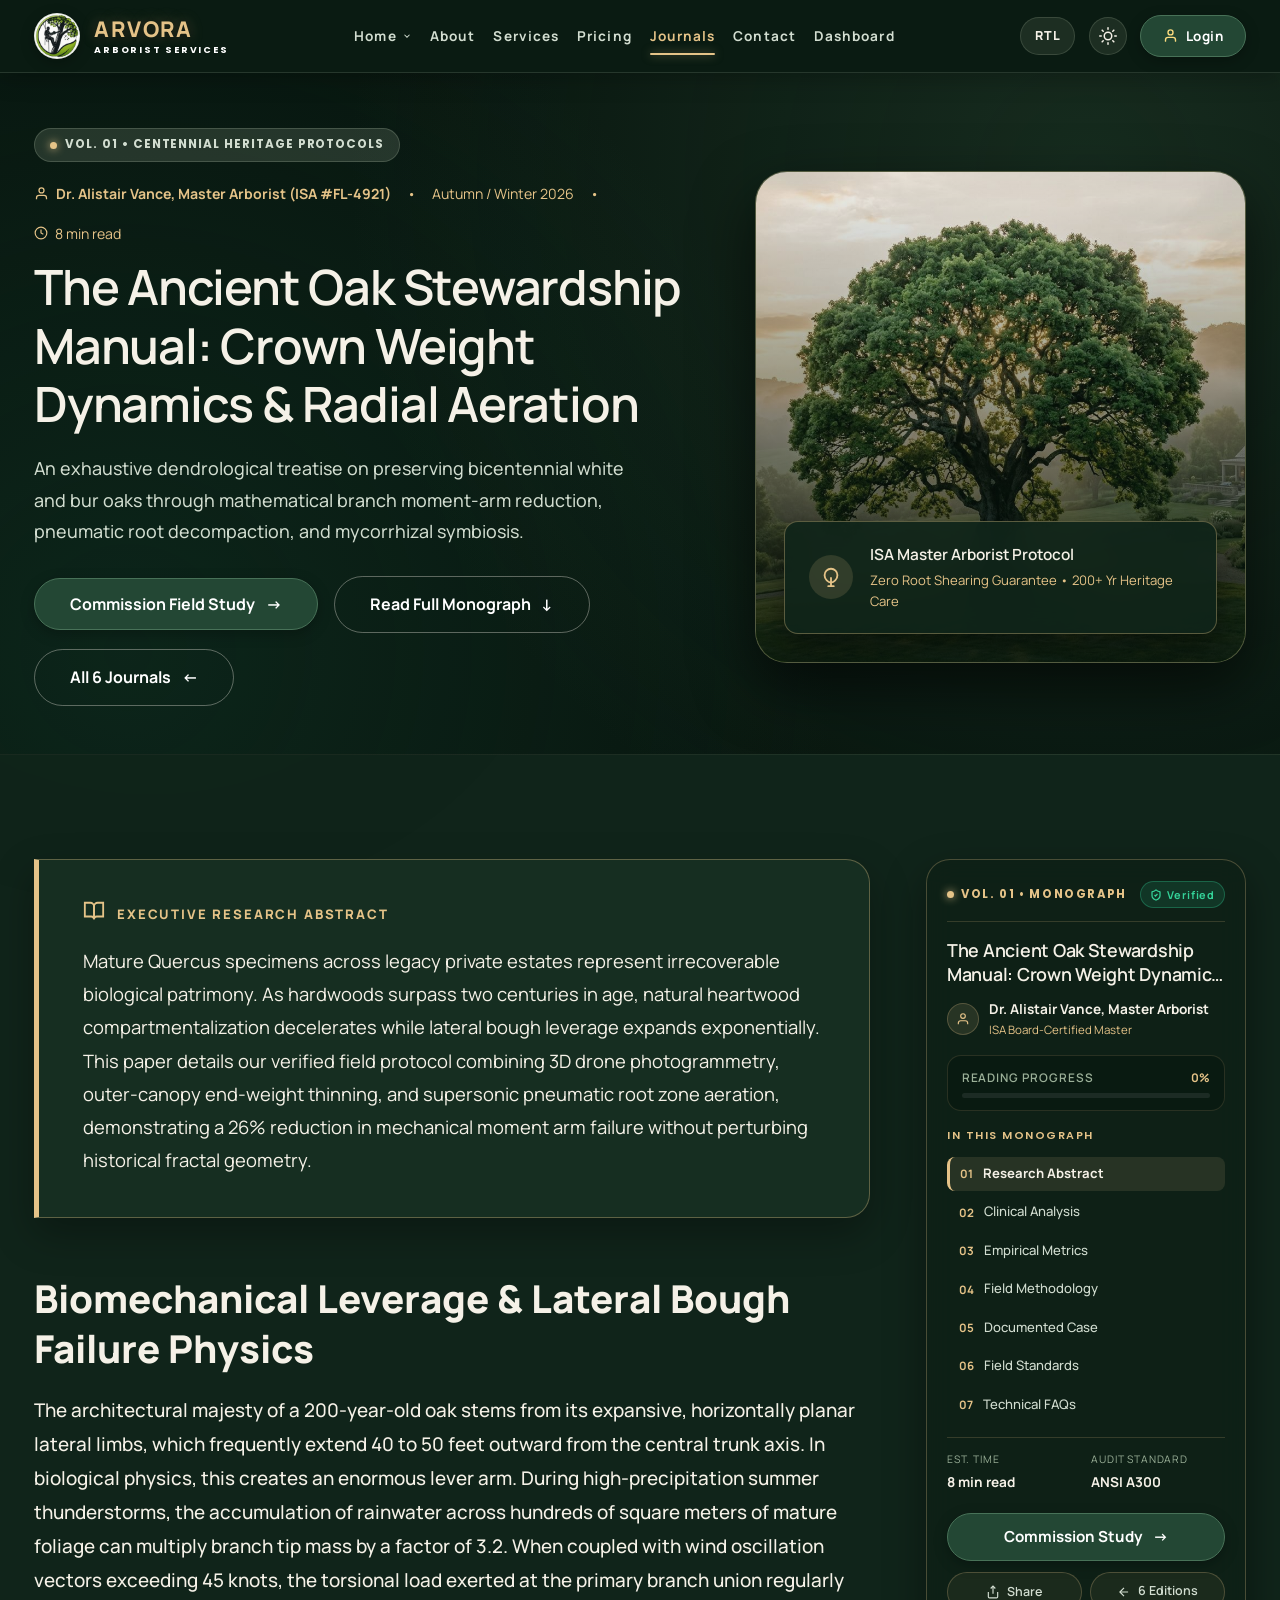
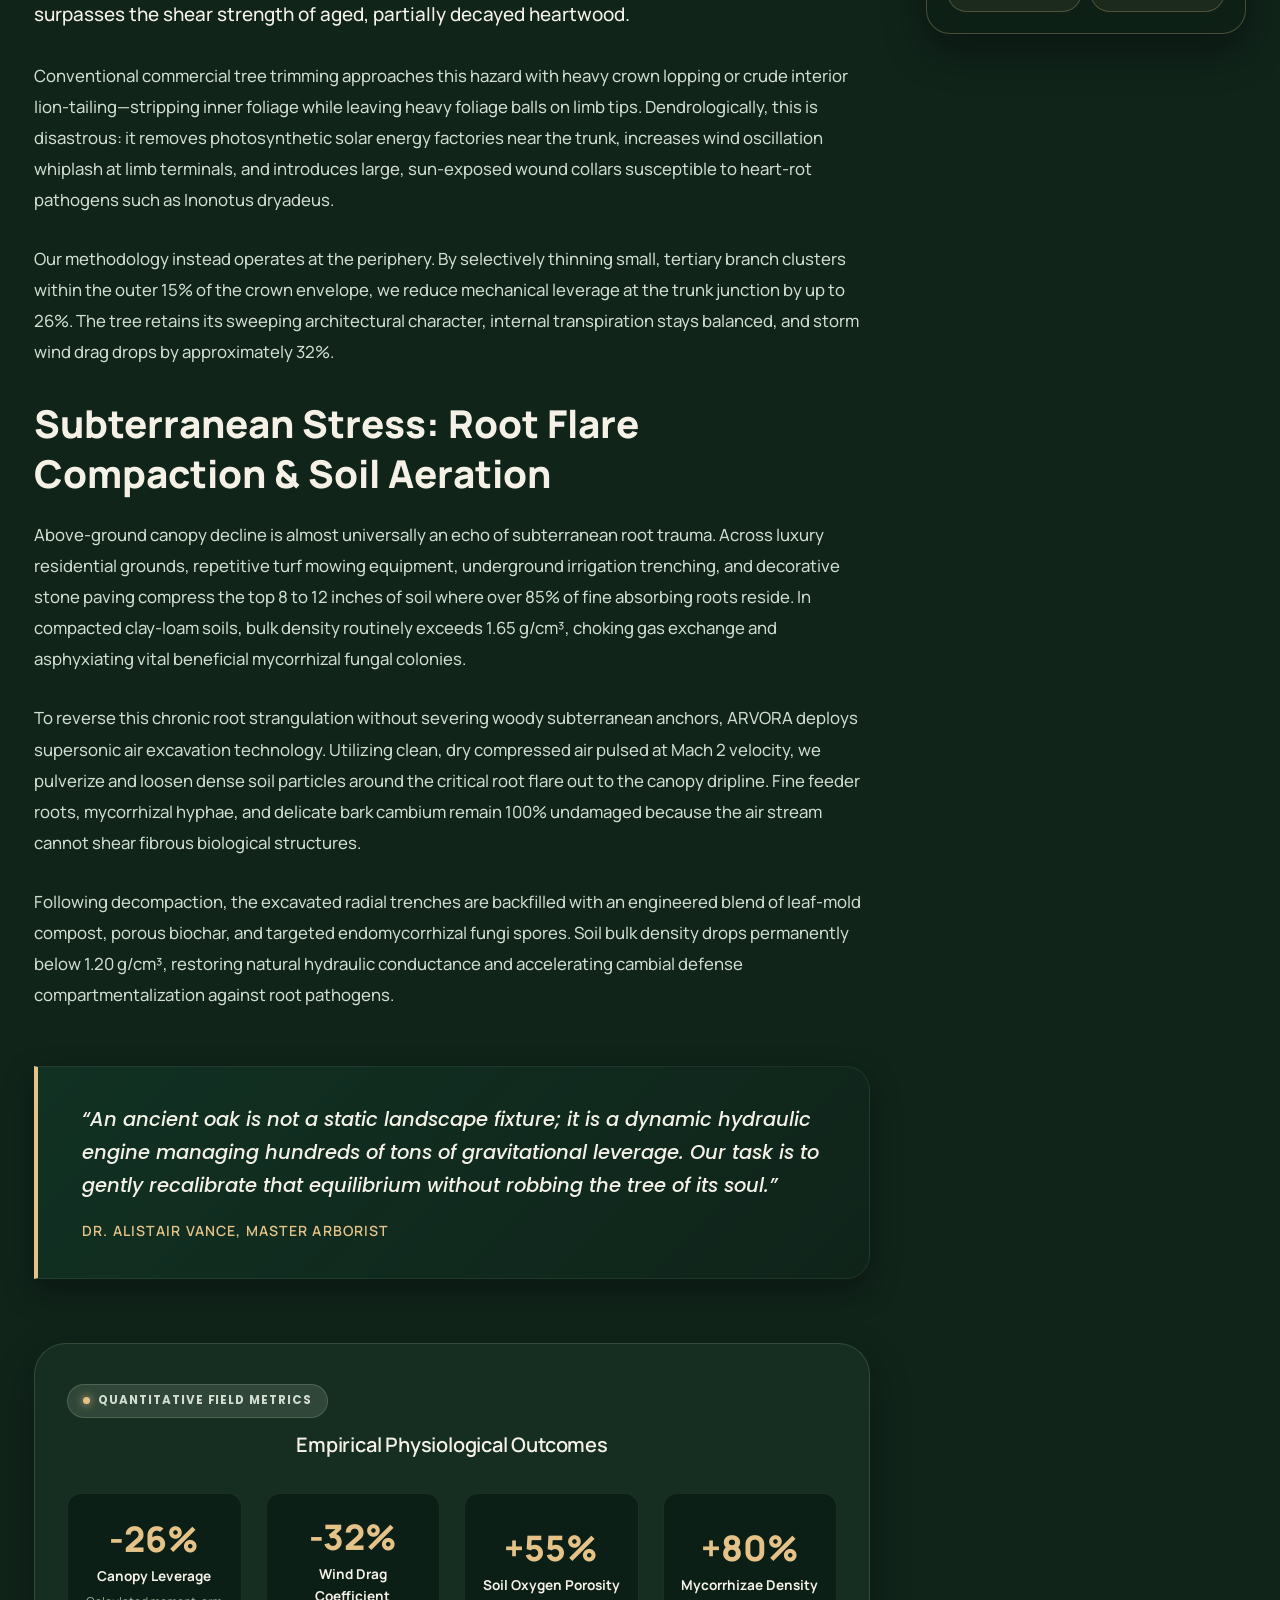
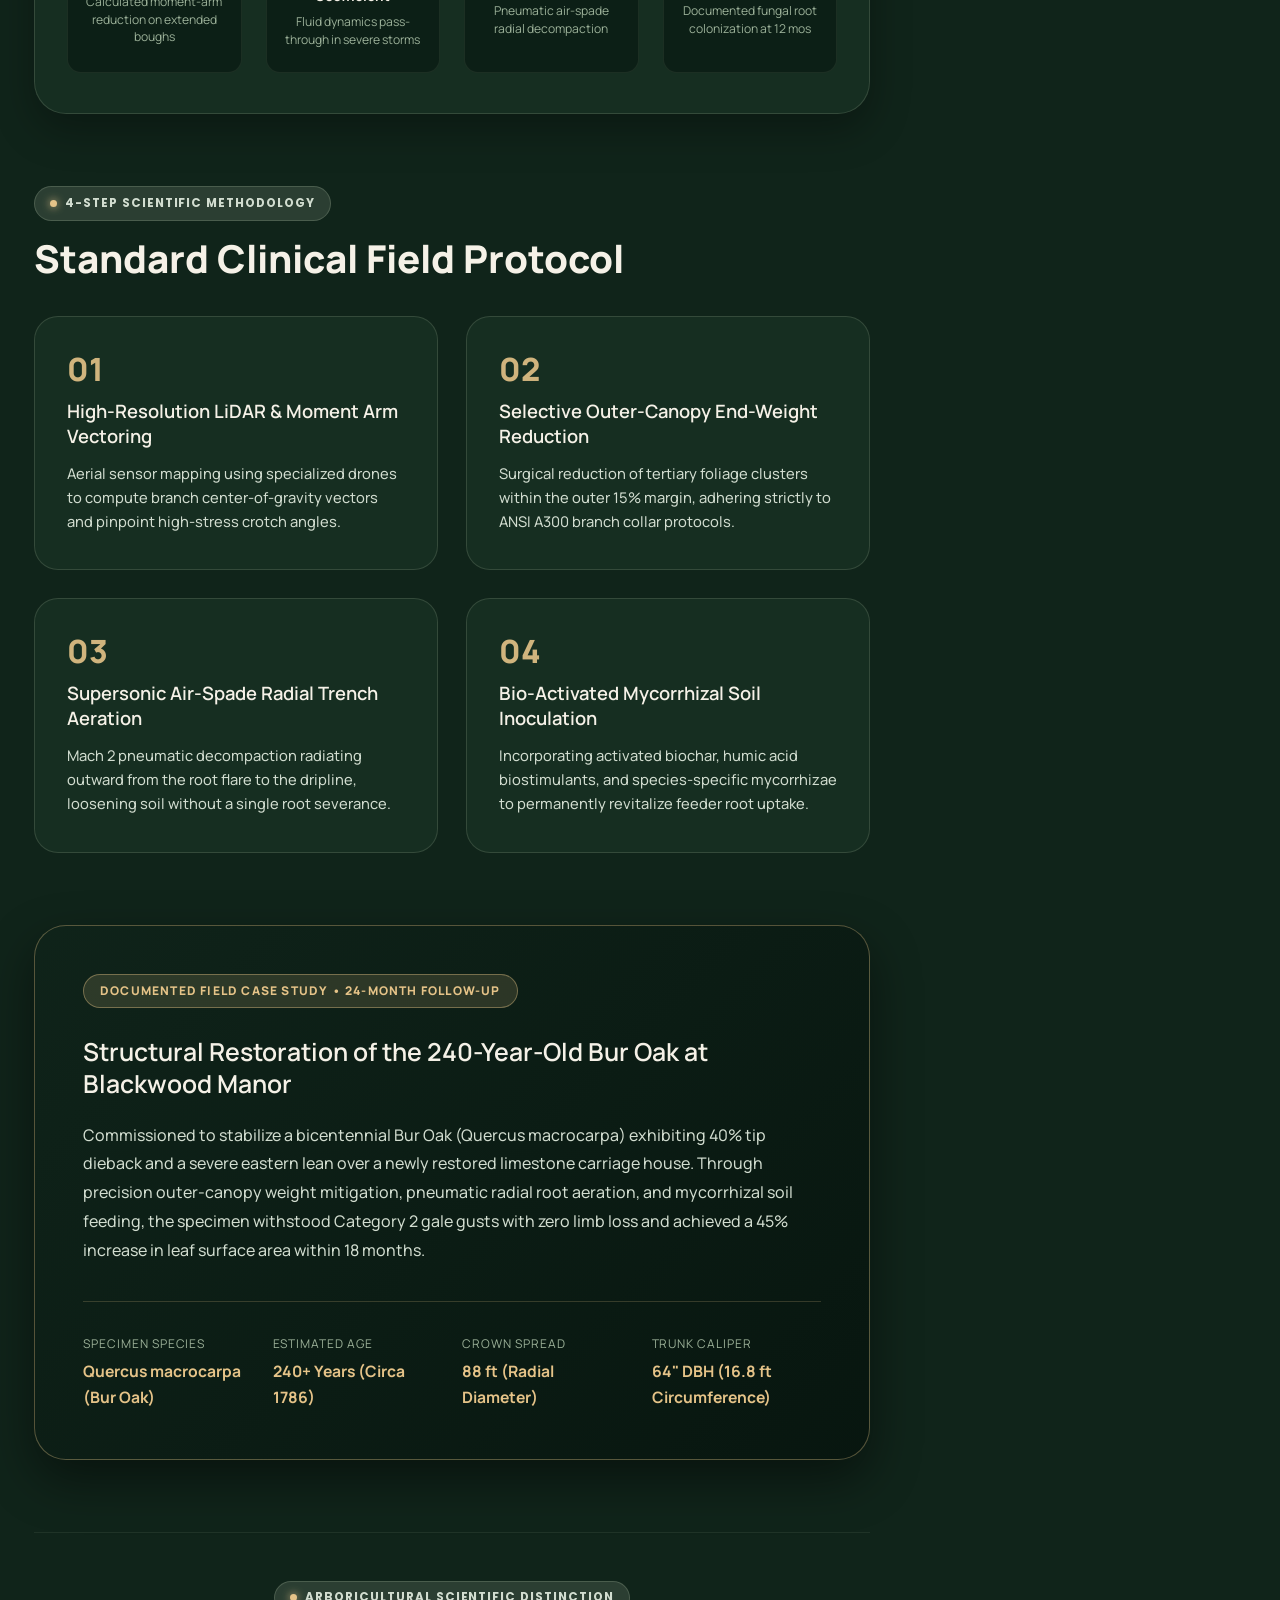
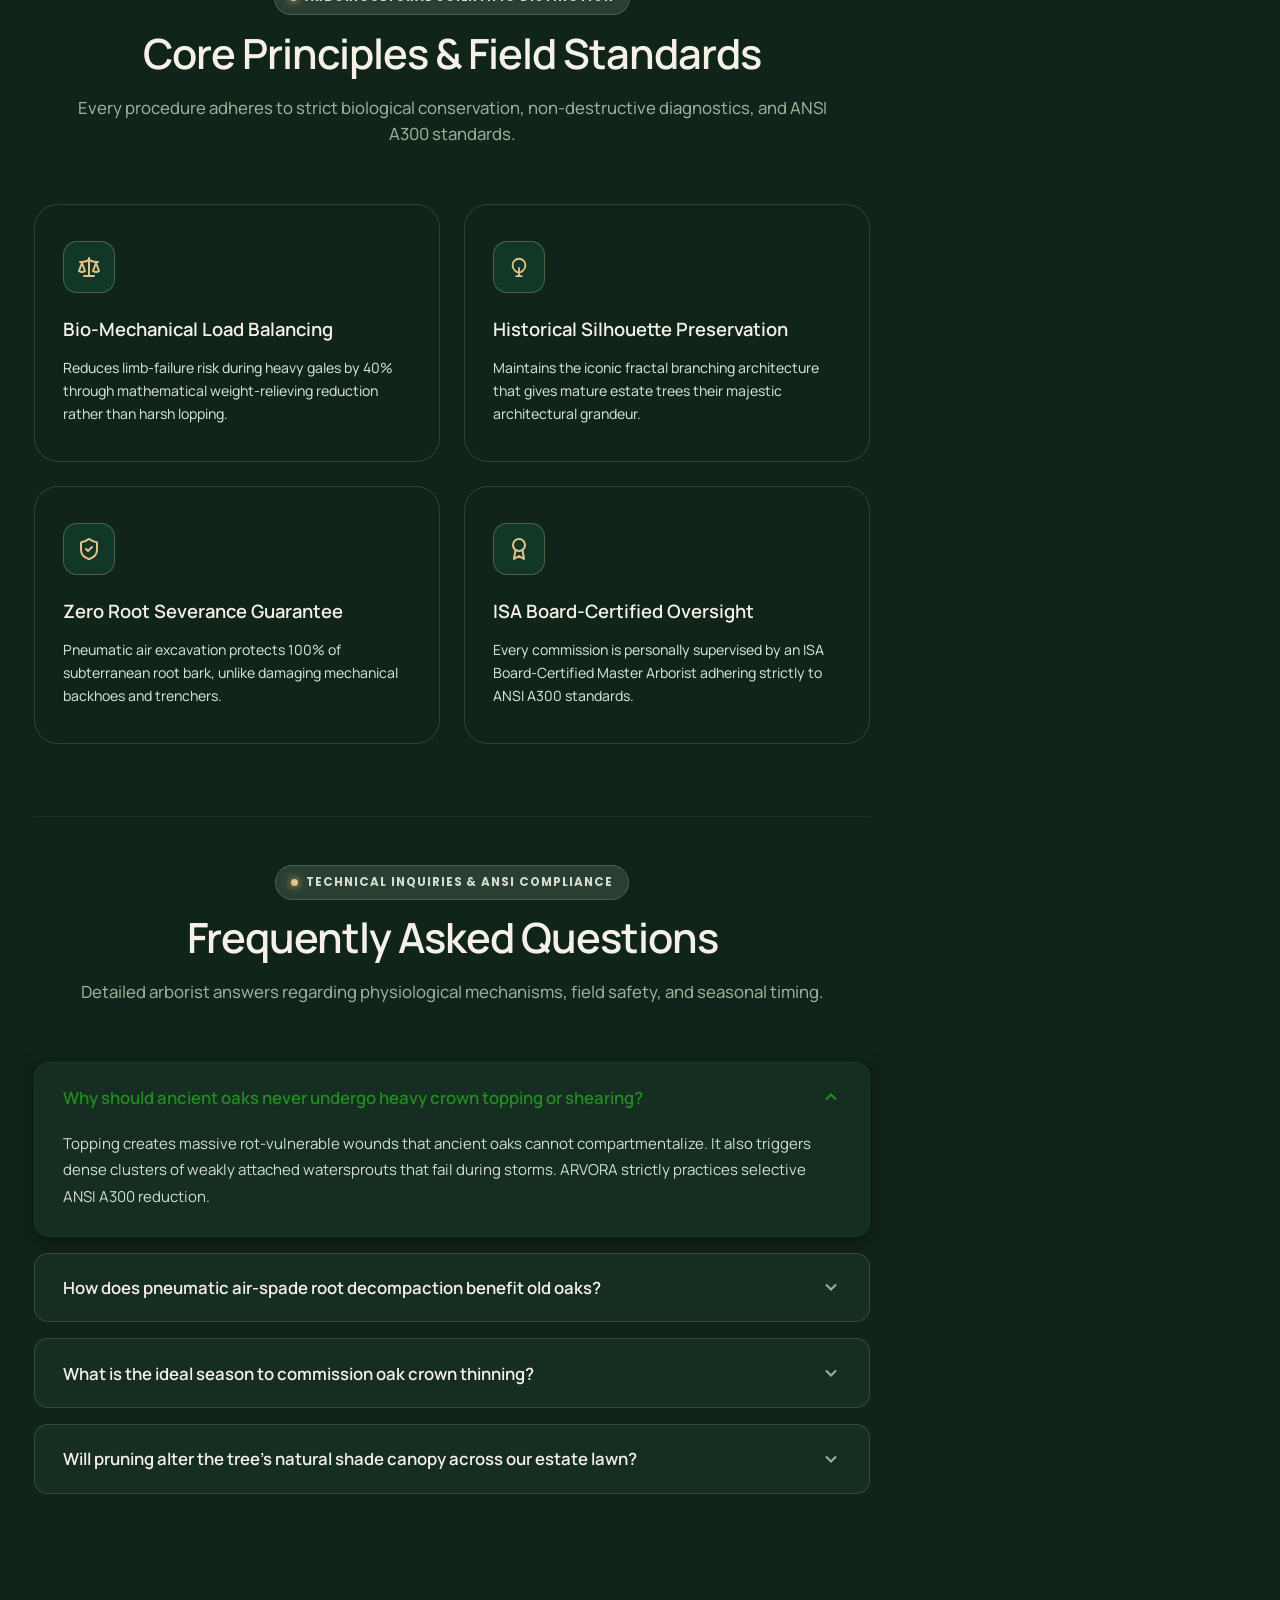
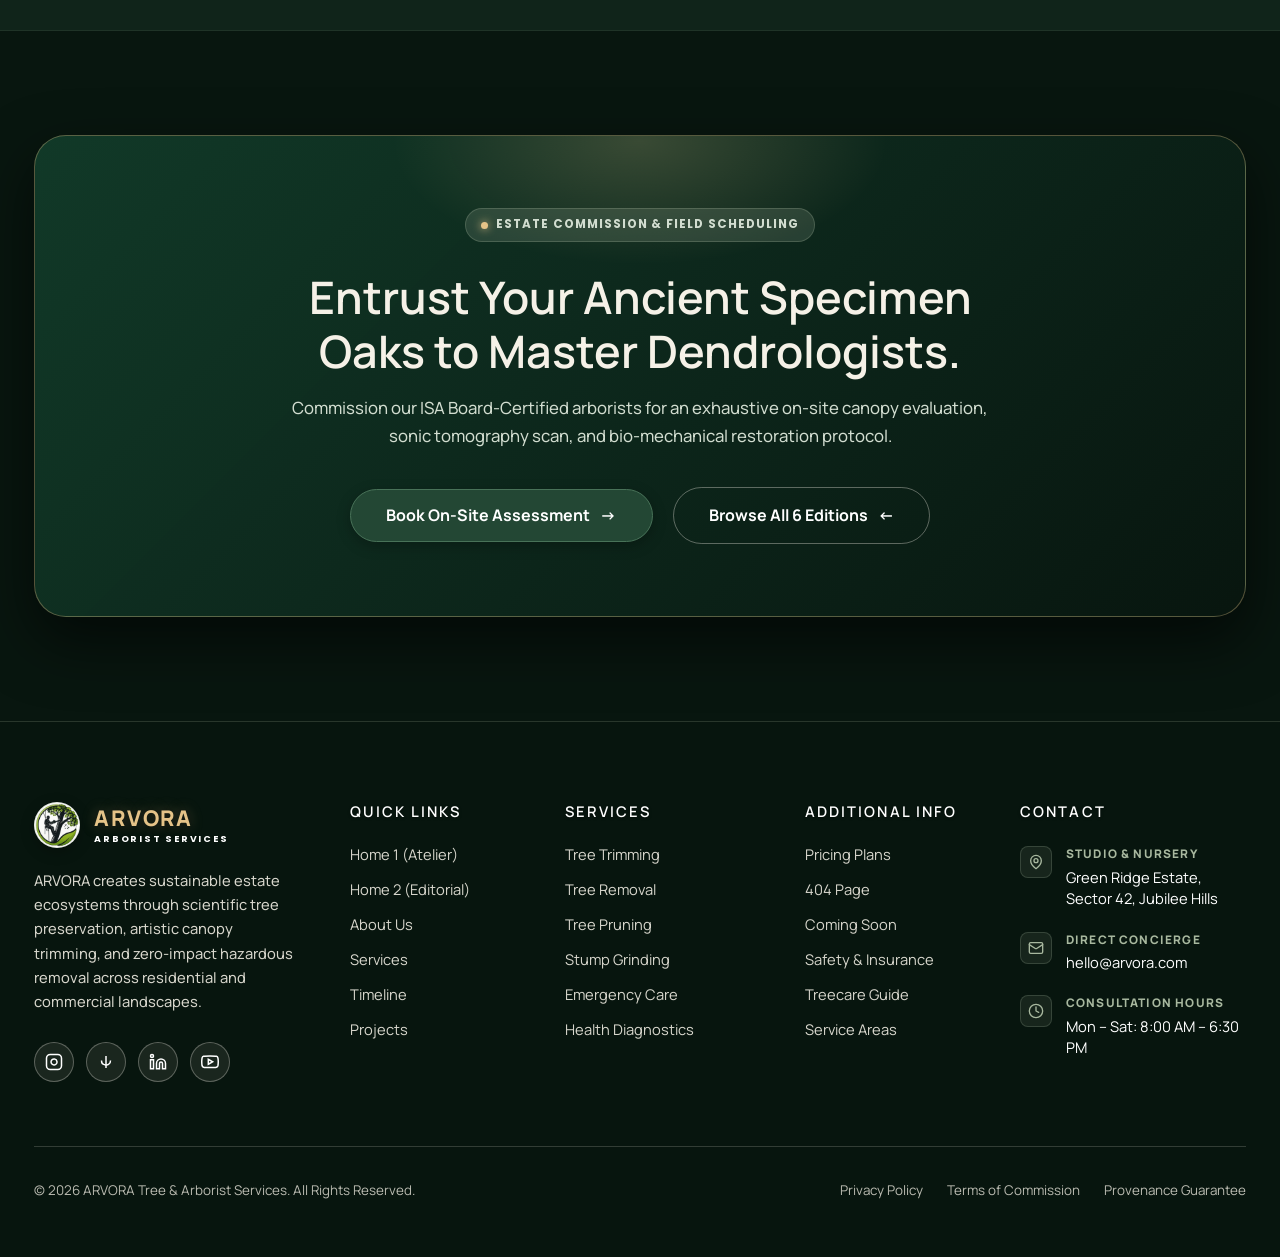
<file: journal detail.html>
<!DOCTYPE html>
<html lang="en" dir="ltr" data-theme="dark">

<head>
  <meta charset="UTF-8" />
  <meta name="viewport" content="width=device-width, initial-scale=1.0" />
  <title>Journal Details — ARVORA Botanical Field Monograph</title>
  <meta name="description"
    content="In-depth botanical monograph, clinical arborist field analysis, quantitative biomechanical metrics, empirical case study, and scientific procedure from the ARVORA Compendium." />

  <link rel="icon" type="image/png" href="assets/logo.png" />
  <link rel="apple-touch-icon" href="assets/logo.png" />

  <link rel="preconnect" href="https://fonts.googleapis.com" />
  <link rel="preconnect" href="https://fonts.gstatic.com" crossorigin />
  <link
    href="https://fonts.googleapis.com/css2?family=Manrope:wght@300;400;500;600;700;800&family=Poppins:ital,wght@0,400;0,500;0,600;0,700;1,400&display=swap"
    rel="stylesheet" />

  <script src="theme-sync.js"></script>

  <link rel="stylesheet" href="index.css" />
  <link rel="stylesheet" href="journal.css" />
  <link rel="stylesheet" href="journal detail.css" />
</head>

<body class="has-fixed-header">
  <div class="ambient-glow glow-1" aria-hidden="true"></div>
  <div class="ambient-glow glow-2" aria-hidden="true"></div>

  <header class="atelier-header" id="mainHeader">
    <div class="container header-container">
      <a href="index.html" class="brand-logo" id="headerBrandLogo" aria-label="ARVORA Home">
        <span class="logo-mark">
          <img src="assets/logo.png" alt="ARVORA Logo" class="brand-img" width="46" height="46" />
        </span>
        <span class="brand-text-wrap">
          <span class="brand-name">ARVORA</span>
          <span class="brand-sub">ARBORIST SERVICES</span>
        </span>
      </a>

      <nav class="nav-menu" id="navMenu" aria-label="Primary Navigation">
        <ul class="nav-list">
          <li class="nav-item has-dropdown">
            <a href="index.html" class="nav-link" aria-haspopup="true" aria-expanded="false">
              <span>Home</span>
              <svg class="dropdown-caret" width="10" height="10" viewBox="0 0 24 24" fill="none" stroke="currentColor"
                stroke-width="2.5">
                <polyline points="6 9 12 15 18 9"></polyline>
              </svg>
            </a>
            <ul class="dropdown-menu">
              <li>
                <a href="index.html" class="dropdown-link">
                  <span class="dropdown-dot"></span>
                  <div class="dropdown-info">
                    <span class="dropdown-title">Home 1</span>
                    <span class="dropdown-desc">Atelier & Field Services</span>
                  </div>
                </a>
              </li>
              <li>
                <a href="home2.html" class="dropdown-link">
                  <span class="dropdown-dot"></span>
                  <div class="dropdown-info">
                    <span class="dropdown-title">Home 2 <span class="dropdown-badge">New</span></span>
                    <span class="dropdown-desc">Curated Vault & Editorial</span>
                  </div>
                </a>
              </li>
            </ul>
          </li>
          <li class="nav-item"><a href="about.html" class="nav-link">About</a></li>
          <li class="nav-item"><a href="service.html" class="nav-link">Services</a></li>
          <li class="nav-item"><a href="pricing.html" class="nav-link">Pricing</a></li>
          <li class="nav-item"><a href="journal.html" class="nav-link active">Journals</a></li>
          <li class="nav-item"><a href="contact.html" class="nav-link">Contact</a></li>
          <li class="nav-item"><a href="dashboard.html" class="nav-link"
              id="navDashboardLink">Dashboard</a></li>
        </ul>
      </nav>

      <div class="header-actions">
        <button class="ctrl-btn rtl-toggle-btn" id="rtlToggleBtn" aria-label="Toggle Right to Left direction"
          title="Toggle RTL layout">
          <span class="rtl-label" id="rtlBtnText">RTL</span>
        </button>

        <button class="ctrl-btn theme-toggle-btn" id="themeToggleBtn" aria-label="Toggle dark/light theme"
          title="Toggle theme">
          <span class="theme-icon moon-icon">
            <svg width="18" height="18" viewBox="0 0 24 24" fill="none" stroke="currentColor" stroke-width="2"
              stroke-linecap="round" stroke-linejoin="round">
              <path d="M21 12.79A9 9 0 1 1 11.21 3 7 7 0 0 0 21 12.79z"></path>
            </svg>
          </span>
          <span class="theme-icon sun-icon">
            <svg width="18" height="18" viewBox="0 0 24 24" fill="none" stroke="currentColor" stroke-width="2"
              stroke-linecap="round" stroke-linejoin="round">
              <circle cx="12" cy="12" r="5"></circle>
              <line x1="12" y1="1" x2="12" y2="3"></line>
              <line x1="12" y1="21" x2="12" y2="23"></line>
              <line x1="4.22" y1="4.22" x2="5.64" y2="5.64"></line>
              <line x1="18.36" y1="18.36" x2="19.78" y2="19.78"></line>
              <line x1="1" y1="12" x2="3" y2="12"></line>
              <line x1="21" y1="12" x2="23" y2="12"></line>
              <line x1="4.22" y1="19.78" x2="5.64" y2="18.36"></line>
              <line x1="18.36" y1="5.64" x2="19.78" y2="4.22"></line>
            </svg>
          </span>
        </button>

        <a href="login.html" class="btn btn-login-pill" id="headerLoginBtn" aria-label="Account Login">
          <svg width="15" height="15" viewBox="0 0 24 24" fill="none" stroke="currentColor" stroke-width="2.2"
            stroke-linecap="round" stroke-linejoin="round" class="login-user-icon">
            <path d="M20 21v-2a4 4 0 0 0-4-4H8a4 4 0 0 0-4 4v2"></path>
            <circle cx="12" cy="7" r="4"></circle>
          </svg>
          <span>Login</span>
        </a>

        <button class="hamburger-btn" id="hamburgerBtn" aria-label="Toggle mobile menu" aria-expanded="false">
          <span class="bar bar-1"></span>
          <span class="bar bar-2"></span>
          <span class="bar bar-3"></span>
        </button>
      </div>
    </div>
  </header>

  <div class="mobile-drawer" id="mobileDrawer" aria-hidden="true">
    <div class="drawer-backdrop" id="drawerBackdrop"></div>
    <div class="drawer-content">
      <div class="drawer-top">
        <div class="brand-logo">
          <span class="logo-mark small">
            <img src="assets/logo.png" alt="ARVORA Logo" class="brand-img" width="36" height="36" />
          </span>
          <span class="brand-text-wrap">
            <span class="brand-name">ARVORA</span>
            <span class="brand-sub">ARBORIST SERVICES</span>
          </span>
        </div>
        <button class="drawer-close-btn" id="drawerCloseBtn" aria-label="Close menu">&times;</button>
      </div>

      <div class="drawer-home-switcher">
        <span class="drawer-switcher-label">Explore Home Layout:</span>
        <div class="drawer-switcher-btns">
          <a href="index.html" class="drawer-switch-pill">Home 1 (Atelier)</a>
          <a href="home2.html" class="drawer-switch-pill">Home 2 (Editorial) <span class="mini-badge">New</span></a>
        </div>
      </div>

      <ul class="drawer-nav-list">
        <li><a href="about.html" class="drawer-link">About ARVORA</a></li>
        <li><a href="service.html" class="drawer-link">Services</a></li>
        <li><a href="pricing.html" class="drawer-link">Pricing</a></li>
        <li><a href="journal.html" class="drawer-link active">Journals</a></li>
        <li><a href="contact.html" class="drawer-link">Contact</a></li>
        <li><a href="dashboard.html" class="drawer-link">Dashboard</a></li>
      </ul>

      <div class="drawer-cta-wrap" style="display: flex; flex-direction: column; gap: 0.75rem;">
        <a href="login.html" class="btn btn-login-pill btn-block" style="justify-content: center;">
          <svg width="15" height="15" viewBox="0 0 24 24" fill="none" stroke="currentColor" stroke-width="2.2"
            stroke-linecap="round" stroke-linejoin="round" class="login-user-icon">
            <path d="M20 21v-2a4 4 0 0 0-4-4H8a4 4 0 0 0-4 4v2"></path>
            <circle cx="12" cy="7" r="4"></circle>
          </svg>
          <span>Client & Arborist Login</span>
        </a>
        <button class="btn btn-quote-pill btn-block open-quote-modal">
          <span>Request Free Assessment</span>
          <span class="btn-arrow">→</span>
        </button>
      </div>

      <div class="drawer-footer-contact">
        <p class="drawer-contact-line">Direct Concierge: <strong>hello@arvora.com</strong></p>
        <p class="drawer-contact-line">Phone & WhatsApp: <strong>+91 98490 24000</strong></p>
      </div>
    </div>
  </div>

  <main id="mainContent">

    <section class="jdetail-hero-section" id="hero">
      <div class="container">
        <div class="jdetail-hero-grid">
          <div class="jdetail-hero-content">
            <div class="badge-pill">
              <span class="badge-dot"></span>
              <span class="badge-text" id="heroBadgeText">VOL. 01 • CENTENNIAL HERITAGE PROTOCOLS</span>
            </div>

            <div class="jdetail-byline-row">
              <span class="jdetail-byline-item">
                <svg width="15" height="15" viewBox="0 0 24 24" fill="none" stroke="currentColor" stroke-width="2"><path d="M20 21v-2a4 4 0 0 0-4-4H8a4 4 0 0 0-4 4v2"/><circle cx="12" cy="7" r="4"/></svg>
                <strong id="heroAuthor">Dr. Alistair Vance, Master Arborist</strong>
              </span>
              <span>•</span>
              <span class="jdetail-byline-item" id="heroDate">Autumn / Winter 2026</span>
              <span>•</span>
              <span class="jdetail-byline-item">
                <svg width="14" height="14" viewBox="0 0 24 24" fill="none" stroke="currentColor" stroke-width="2"><circle cx="12" cy="12" r="10"/><polyline points="12 6 12 12 16 14"/></svg>
                <span id="heroReadTime">8 min read</span>
              </span>
            </div>

            <h1 class="jdetail-hero-title" id="heroTitle">
              The Ancient Oak Stewardship Manual: Crown Weight Dynamics & Radial Aeration
            </h1>

            <p class="jdetail-hero-tagline" id="heroTagline">
              An exhaustive dendrological treatise on preserving bicentennial white and bur oaks through mathematical branch moment-arm reduction, pneumatic root decompaction, and mycorrhizal symbiosis.
            </p>

            <div class="jdetail-hero-actions">
              <button class="btn btn-primary btn-lg" id="heroCommissionBtn">
                <span>Commission Field Study</span>
                <span class="btn-arrow">→</span>
              </button>
              <a href="#article" class="btn btn-outline btn-lg">
                <span>Read Full Monograph</span>
                <span class="btn-arrow">↓</span>
              </a>
              <a href="journal.html" class="btn btn-outline btn-lg">
                <span>All 6 Journals</span>
                <span class="btn-arrow">←</span>
              </a>
            </div>
          </div>

          <div class="jdetail-hero-visual">
            <div class="jdetail-visual-card">
              <img src="assets/vault_specimen_oak.jpg" alt="Centennial Heritage Oak" class="jdetail-hero-img" id="heroImg" />
              <div class="jdetail-img-gradient"></div>
              <div class="jdetail-floating-badge">
                <div class="jdetail-floating-icon-box">
                  <svg width="22" height="22" viewBox="0 0 24 24" fill="none" stroke="currentColor" stroke-width="2" stroke-linecap="round" stroke-linejoin="round">
                    <path d="M12 22v-9"/><path d="M9 22h6"/><path d="M12 3a7 7 0 0 0-7 7c0 4.5 4 8 7 8s7-3.5 7-8a7 7 0 0 0-7-7z"/>
                  </svg>
                </div>
                <div class="jdetail-floating-text-group">
                  <span class="jdetail-floating-title" id="floatingBadgeTitle">ISA Master Arborist Protocol</span>
                  <span class="jdetail-floating-sub" id="floatingBadgeSub">Zero Root Shearing Guarantee • 200+ Yr Heritage Care</span>
                </div>
              </div>
            </div>
          </div>
        </div>
      </div>
    </section>

    <section class="jdetail-article-section" id="article">
      <div class="container">
        <div class="jdetail-article-layout">

          <!-- LEFT COLUMN: Main Article Content -->
          <div class="jdetail-main-col">

            <article class="jdetail-abstract-card" id="abstract">
            <div class="jdetail-abstract-header">
              <span class="jdetail-abstract-icon">
                <svg width="22" height="22" viewBox="0 0 24 24" fill="none" stroke="currentColor" stroke-width="2"><path d="M2 3h6a4 4 0 0 1 4 4v14a3 3 0 0 0-3-3H2z"/><path d="M22 3h-6a4 4 0 0 0-4 4v14a3 3 0 0 1 3-3h7z"/></svg>
              </span>
              <span class="jdetail-abstract-label">EXECUTIVE RESEARCH ABSTRACT</span>
            </div>
            <p class="jdetail-abstract-text" id="abstractText">
              Mature Quercus specimens across legacy private estates represent irrecoverable biological patrimony. As hardwoods surpass two centuries in age, natural heartwood compartmentalization decelerates while lateral bough leverage expands exponentially. This paper details our verified field protocol combining 3D drone photogrammetry, outer-canopy end-weight thinning, and supersonic pneumatic root zone aeration.
            </p>
          </article>

          <div id="articleBodyContainer">
          </div>

          <div class="jdetail-pull-quote">
            <p class="jdetail-quote-text" id="pullQuoteText">
              “An ancient oak is not a static landscape fixture; it is a dynamic hydraulic engine managing hundreds of tons of gravitational leverage. Our task is to gently recalibrate that equilibrium without robbing the tree of its soul.”
            </p>
            <span class="jdetail-quote-author" id="pullQuoteAuthor">Dr. Alistair Vance, Master Arborist</span>
          </div>

          <div class="jdetail-metrics-wrapper" id="metrics">
            <div class="jdetail-metrics-header">
              <div class="badge-pill">
                <span class="badge-dot"></span>
                <span class="badge-text">QUANTITATIVE FIELD METRICS</span>
              </div>
              <h3 class="jdetail-metrics-title">Empirical Physiological Outcomes</h3>
            </div>
            <div class="jdetail-metrics-grid" id="metricsGrid">
            </div>
          </div>

          <div class="jdetail-procedure-section" id="methodology">
            <div class="jdetail-procedure-header">
              <div class="badge-pill">
                <span class="badge-dot"></span>
                <span class="badge-text">4-STEP SCIENTIFIC METHODOLOGY</span>
              </div>
              <h3 class="jdetail-section-headline">Standard Clinical Field Protocol</h3>
            </div>

            <div class="jdetail-steps-grid" id="procedureStepsContainer">
            </div>
          </div>

          <div class="jdetail-casestudy-section" id="casestudy">
            <div class="jdetail-casestudy-header">
              <span class="jdetail-casestudy-badge" id="caseStudyBadge">DOCUMENTED FIELD CASE STUDY</span>
            </div>
            <h3 class="jdetail-casestudy-title" id="caseStudyTitle">
              Structural Restoration of the 240-Year-Old Bur Oak at Blackwood Manor
            </h3>
            <p class="jdetail-casestudy-desc" id="caseStudyDesc">
              Commissioned to stabilize a bicentennial Bur Oak (Quercus macrocarpa) exhibiting 40% tip dieback and a severe eastern lean over a newly restored limestone carriage house. Through precision outer-canopy weight mitigation, pneumatic radial root aeration, and mycorrhizal soil feeding, the specimen withstood Category 2 gale gusts with zero limb loss and achieved a 45% increase in leaf surface area within 18 months.
            </p>

            <div class="jdetail-factsheet-grid" id="factsheetGrid">
            </div>
          </div>

          <!-- 06 Field Standards -->
          <div class="jdetail-why-wrapper" id="why-choose">
            <div class="section-header text-center">
              <div class="badge-pill">
                <span class="badge-dot"></span>
                <span class="badge-text">ARBORICULTURAL SCIENTIFIC DISTINCTION</span>
              </div>
              <h2 class="section-title">Core Principles & Field Standards</h2>
              <p class="section-subtitle">
                Every procedure adheres to strict biological conservation, non-destructive diagnostics, and ANSI A300 standards.
              </p>
            </div>

            <div class="jdetail-why-grid" id="whyChooseGrid">
            </div>
          </div>

          <!-- 07 Technical FAQs -->
          <div class="jdetail-faqs-wrapper" id="faqs">
            <div class="section-header text-center">
              <div class="badge-pill">
                <span class="badge-dot"></span>
                <span class="badge-text">TECHNICAL INQUIRIES & ANSI COMPLIANCE</span>
              </div>
              <h2 class="section-title">Frequently Asked Questions</h2>
              <p class="section-subtitle">
                Detailed arborist answers regarding physiological mechanisms, field safety, and seasonal timing.
              </p>
            </div>

            <div class="jdetail-faqs-container" id="jdetailFaqContainer">
            </div>
          </div>

          </div> <!-- /.jdetail-main-col -->

          <!-- RIGHT COLUMN: Sticky Card -->
          <aside class="jdetail-sidebar-col" aria-label="Monograph Navigation &amp; Summary">
            <div class="jdetail-sticky-card">

              <!-- Top Header / Monograph Volume -->
              <div class="sticky-card-header">
                <div class="sticky-vol-badge">
                  <span class="sticky-dot"></span>
                  <span class="sticky-vol-text" id="stickyBadge">VOL. 01 &bull; MONOGRAPH</span>
                </div>
                <span class="sticky-peer-pill">
                  <svg width="12" height="12" viewBox="0 0 24 24" fill="none" stroke="currentColor" stroke-width="2.5"><path d="M20 13c0 5-3.5 7.5-7.66 8.95a1 1 0 0 1-.67-.01C7.5 20.5 4 18 4 13V6a1 1 0 0 1 1-1c2 0 4.5-1.2 6.24-2.72a1.17 1.17 0 0 1 1.52 0C14.51 3.81 17 5 19 5a1 1 0 0 1 1 1z"/><path d="m9 12 2 2 4-4"/></svg>
                  Verified
                </span>
              </div>

              <!-- Title & Author Summary -->
              <div class="sticky-card-meta">
                <h3 class="sticky-card-title" id="stickyTitle">Ancient Oak Dynamics</h3>
                <div class="sticky-author-box">
                  <span class="sticky-author-icon">
                    <svg width="14" height="14" viewBox="0 0 24 24" fill="none" stroke="currentColor" stroke-width="2"><path d="M20 21v-2a4 4 0 0 0-4-4H8a4 4 0 0 0-4 4v2"/><circle cx="12" cy="7" r="4"/></svg>
                  </span>
                  <div class="sticky-author-info">
                    <strong class="sticky-author-name" id="stickyAuthor">Dr. Alistair Vance</strong>
                    <span class="sticky-author-role">ISA Board-Certified Master</span>
                  </div>
                </div>
              </div>

              <!-- Reading Progress Tracker -->
              <div class="sticky-progress-wrap">
                <div class="sticky-progress-info">
                  <span class="sticky-progress-label">Reading Progress</span>
                  <span class="sticky-progress-val" id="stickyProgressVal">0%</span>
                </div>
                <div class="sticky-progress-track">
                  <div class="sticky-progress-bar" id="stickyProgressBar"></div>
                </div>
              </div>

              <!-- Quick Table of Contents / Anchors -->
              <nav class="sticky-toc-nav" aria-label="Table of contents">
                <span class="sticky-toc-title">IN THIS MONOGRAPH</span>
                <ul class="sticky-toc-list">
                  <li>
                    <a href="#abstract" class="sticky-toc-link active" data-target="abstract">
                      <span class="toc-step">01</span>
                      <span class="toc-name">Research Abstract</span>
                    </a>
                  </li>
                  <li>
                    <a href="#articleBodyContainer" class="sticky-toc-link" data-target="articleBodyContainer">
                      <span class="toc-step">02</span>
                      <span class="toc-name">Clinical Analysis</span>
                    </a>
                  </li>
                  <li>
                    <a href="#metrics" class="sticky-toc-link" data-target="metrics">
                      <span class="toc-step">03</span>
                      <span class="toc-name">Empirical Metrics</span>
                    </a>
                  </li>
                  <li>
                    <a href="#methodology" class="sticky-toc-link" data-target="methodology">
                      <span class="toc-step">04</span>
                      <span class="toc-name">Field Methodology</span>
                    </a>
                  </li>
                  <li>
                    <a href="#casestudy" class="sticky-toc-link" data-target="casestudy">
                      <span class="toc-step">05</span>
                      <span class="toc-name">Documented Case</span>
                    </a>
                  </li>
                  <li>
                    <a href="#why-choose" class="sticky-toc-link" data-target="why-choose">
                      <span class="toc-step">06</span>
                      <span class="toc-name">Field Standards</span>
                    </a>
                  </li>
                  <li>
                    <a href="#faqs" class="sticky-toc-link" data-target="faqs">
                      <span class="toc-step">07</span>
                      <span class="toc-name">Technical FAQs</span>
                    </a>
                  </li>
                </ul>
              </nav>

              <!-- Sticky Quick Spec Mini-Card -->
              <div class="sticky-quick-specs">
                <div class="sticky-spec-item">
                  <span class="spec-label">EST. TIME</span>
                  <strong class="spec-val" id="stickyReadTime">8 min read</strong>
                </div>
                <div class="sticky-spec-item">
                  <span class="spec-label">AUDIT STANDARD</span>
                  <strong class="spec-val">ANSI A300</strong>
                </div>
              </div>

              <!-- Action Buttons -->
              <div class="sticky-card-actions">
                <button class="btn btn-primary btn-block open-quote-modal consult-arborist-btn" id="stickyCommissionBtn" data-service="Monograph Field Assessment">
                  <span>Commission Study</span>
                  <span class="arrow">&rarr;</span>
                </button>
                <div class="sticky-action-row">
                  <button class="sticky-icon-action" id="stickyShareBtn" type="button" title="Copy Monograph Link" aria-label="Copy Monograph Link">
                    <svg width="14" height="14" viewBox="0 0 24 24" fill="none" stroke="currentColor" stroke-width="2"><path d="M4 12v8a2 2 0 0 0 2 2h12a2 2 0 0 0 2-2v-8"/><polyline points="16 6 12 2 8 6"/><line x1="12" y1="2" x2="12" y2="15"/></svg>
                    <span id="stickyShareText">Share</span>
                  </button>
                  <a href="journal.html" class="sticky-icon-action" title="View all 6 journals">
                    <svg width="14" height="14" viewBox="0 0 24 24" fill="none" stroke="currentColor" stroke-width="2"><line x1="19" y1="12" x2="5" y2="12"/><polyline points="12 19 5 12 12 5"/></svg>
                    <span>6 Editions</span>
                  </a>
                </div>
              </div>

            </div>
          </aside>

        </div> <!-- /.jdetail-article-layout -->
      </div>
    </section>

    <section class="jdetail-cta-section" id="cta">
      <div class="container">
        <div class="jdetail-cta-box">
          <div class="jdetail-cta-content">
            <div class="badge-pill">
              <span class="badge-dot"></span>
              <span class="badge-text">ESTATE COMMISSION & FIELD SCHEDULING</span>
            </div>
            <h2 class="jdetail-cta-title" id="jdetailCtaHeadline">
              Entrust Your Ancient Specimen Oaks to Master Dendrologists.
            </h2>
            <p class="jdetail-cta-desc" id="jdetailCtaDesc">
              Commission our ISA Board-Certified arborists for an exhaustive on-site canopy evaluation, sonic tomography scan, and bio-mechanical restoration protocol.
            </p>
            <div class="jdetail-cta-actions">
              <button class="btn btn-primary btn-lg" id="jdetailCtaBtn">
                <span>Book On-Site Assessment</span>
                <span class="btn-arrow">→</span>
              </button>
              <a href="journal.html" class="btn btn-outline btn-lg">
                <span>Browse All 6 Editions</span>
                <span class="btn-arrow">←</span>
              </a>
            </div>
          </div>
        </div>
      </div>
    </section>

    <footer class="atelier-footer" id="mainFooter">
      <div class="container footer-main-content">
        <div class="atelier-footer-grid">

          <div class="footer-col brand-col">
            <a href="index.html" class="brand-logo footer-brand-logo" aria-label="ARVORA Home">
              <span class="logo-mark">
                <img src="assets/logo.png" alt="ARVORA Logo" class="brand-img" width="46" height="46" />
              </span>
              <span class="brand-text-wrap">
                <span class="brand-name font-light">ARVORA</span>
                <span class="brand-sub font-sage">ARBORIST SERVICES</span>
              </span>
            </a>

            <p class="brand-bio-text">
              ARVORA creates sustainable estate ecosystems through scientific tree preservation, artistic canopy
              trimming, and zero-impact hazardous removal across residential and commercial landscapes.
            </p>

            <div class="social-links-row">
              <a href="https://instagram.com" target="_blank" rel="noopener noreferrer" class="circle-social-btn"
                aria-label="Instagram">
                <svg width="18" height="18" viewBox="0 0 24 24" fill="none" stroke="currentColor" stroke-width="2">
                  <rect x="2" y="2" width="20" height="20" rx="5" ry="5"></rect>
                  <path d="M16 11.37A4 4 0 1 1 12.63 8 4 4 0 0 1 16 11.37z"></path>
                  <line x1="17.5" y1="6.5" x2="17.51" y2="6.5"></line>
                </svg>
              </a>
              <a href="https://pinterest.com" target="_blank" rel="noopener noreferrer" class="circle-social-btn"
                aria-label="Pinterest">
                <svg width="18" height="18" viewBox="0 0 24 24" fill="none" stroke="currentColor" stroke-width="2">
                  <line x1="12" y1="4" x2="12" y2="20"></line>
                  <path d="M18 10a6 6 0 1 1-12 0c0 3 2 5.5 5 5.5"></path>
                </svg>
              </a>
              <a href="https://linkedin.com" target="_blank" rel="noopener noreferrer" class="circle-social-btn"
                aria-label="LinkedIn">
                <svg width="18" height="18" viewBox="0 0 24 24" fill="none" stroke="currentColor" stroke-width="2">
                  <path d="M16 8a6 6 0 0 1 6 6v7h-4v-7a2 2 0 0 0-2-2 2 2 0 0 0-2 2v7h-4v-7a6 6 0 0 1 6-6z"></path>
                  <rect x="2" y="9" width="4" height="12"></rect>
                  <circle cx="4" cy="4" r="2"></circle>
                </svg>
              </a>
              <a href="https://youtube.com" target="_blank" rel="noopener noreferrer" class="circle-social-btn"
                aria-label="YouTube">
                <svg width="18" height="18" viewBox="0 0 24 24" fill="none" stroke="currentColor" stroke-width="2">
                  <path
                    d="M22.54 6.42a2.78 2.78 0 0 0-1.94-2C18.88 4 12 4 12 4s-6.88 0-8.6.46a2.78 2.78 0 0 0-1.94 2A29 29 0 0 0 1 11.75a29 29 0 0 0 .46 5.33A2.78 2.78 0 0 0 3.4 19c1.72.46 8.6.46 8.6.46s6.88 0 8.6-.46a2.78 2.78 0 0 0 1.94-2 29 29 0 0 0 .46-5.25 29 29 0 0 0-.46-5.33z">
                  </path>
                  <polygon points="9.75 15.02 15.5 11.75 9.75 8.48 9.75 15.02"></polygon>
                </svg>
              </a>
            </div>
          </div>

          <div class="footer-col">
            <h4 class="col-title">QUICK LINKS</h4>
            <ul class="col-links-list">
              <li><a href="index.html">Home 1 (Atelier)</a></li>
              <li><a href="home2.html">Home 2 (Editorial)</a></li>
              <li><a href="about.html">About Us</a></li>
              <li><a href="service.html">Services</a></li>
              <li><a href="about.html#timeline">Timeline</a></li>
              <li><a href="index.html#projects">Projects</a></li>
            </ul>
          </div>

          <div class="footer-col">
            <h4 class="col-title">SERVICES</h4>
            <ul class="col-links-list">
              <li><a href="service detail.html?service=trimming">Tree Trimming</a></li>
              <li><a href="service detail.html?service=removal">Tree Removal</a></li>
              <li><a href="service detail.html?service=pruning">Tree Pruning</a></li>
              <li><a href="service detail.html?service=stump">Stump Grinding</a></li>
              <li><a href="service detail.html?service=emergency">Emergency Care</a></li>
              <li><a href="service detail.html?service=health">Health Diagnostics</a></li>
            </ul>
          </div>

          <div class="footer-col">
            <h4 class="col-title">ADDITIONAL INFO</h4>
            <ul class="col-links-list">
              <li><a href="pricing.html">Pricing Plans</a></li>
              <li><a href="404.html">404 Page</a></li>
              <li><a href="comingsoon.html">Coming Soon</a></li>
              <li><a href="service.html#faqs">Safety & Insurance</a></li>
              <li><a href="journal.html">Treecare Guide</a></li>
              <li><a href="contact.html#contactAddresses">Service Areas</a></li>
            </ul>
          </div>

          <div class="footer-col contact-col">
            <h4 class="col-title">CONTACT</h4>
            <ul class="contact-items-list">
              <li class="contact-item">
                <span class="contact-icon" aria-hidden="true">
                  <svg width="16" height="16" viewBox="0 0 24 24" fill="none" stroke="currentColor" stroke-width="2"
                    stroke-linecap="round" stroke-linejoin="round">
                    <path d="M20 10c0 6-8 12-8 12s-8-6-8-12a8 8 0 0 1 16 0Z"></path>
                    <circle cx="12" cy="10" r="3"></circle>
                  </svg>
                </span>
                <div class="contact-text">
                  <span class="contact-label">STUDIO & NURSERY</span>
                  <span class="contact-val">Green Ridge Estate, Sector 42, Jubilee Hills</span>
                </div>
              </li>
              <li class="contact-item">
                <span class="contact-icon" aria-hidden="true">
                  <svg width="16" height="16" viewBox="0 0 24 24" fill="none" stroke="currentColor" stroke-width="2"
                    stroke-linecap="round" stroke-linejoin="round">
                    <rect width="20" height="16" x="2" y="4" rx="2"></rect>
                    <path d="m22 7-8.97 5.7a1.94 1.94 0 0 1-2.06 0L2 7"></path>
                  </svg>
                </span>
                <div class="contact-text">
                  <span class="contact-label">DIRECT CONCIERGE</span>
                  <a href="mailto:hello@arvora.com" class="contact-val hover-link">hello@arvora.com</a>
                </div>
              </li>
              <li class="contact-item">
                <span class="contact-icon" aria-hidden="true">
                  <svg width="16" height="16" viewBox="0 0 24 24" fill="none" stroke="currentColor" stroke-width="2"
                    stroke-linecap="round" stroke-linejoin="round">
                    <circle cx="12" cy="12" r="10"></circle>
                    <polyline points="12 6 12 12 16 14"></polyline>
                  </svg>
                </span>
                <div class="contact-text">
                  <span class="contact-label">CONSULTATION HOURS</span>
                  <span class="contact-val">Mon – Sat: 8:00 AM – 6:30 PM</span>
                </div>
              </li>
            </ul>
          </div>

        </div>

        <div class="atelier-footer-bottom">
          <div class="bottom-copy">
            © 2026 ARVORA Tree & Arborist Services. All Rights Reserved.
          </div>
          <div class="bottom-links">
            <a href="index.html#privacy">Privacy Policy</a>
            <a href="index.html#terms">Terms of Commission</a>
            <a href="index.html#guarantee">Provenance Guarantee</a>
          </div>
        </div>
      </div>
    </footer>
  </main>

  <div class="modal-overlay" id="quoteModal" aria-hidden="true" role="dialog" aria-labelledby="modalTitle">
    <div class="modal-card">
      <button class="modal-close-btn" id="modalCloseBtn" aria-label="Close dialog">&times;</button>

      <div class="modal-header">
        <div class="badge-pill">
          <span class="badge-dot"></span>
          <span class="badge-text">ESTIMATE & CONSULTATION</span>
        </div>
        <h3 class="modal-title" id="modalTitle">Request Your Free Assessment</h3>
        <p class="modal-desc">
          Tell us about your specimen trees and property requirements. An ARVORA certified arborist will provide a complimentary evaluation.
        </p>
      </div>

      <form class="quote-form" id="quoteForm">
        <div class="form-row">
          <div class="form-group">
            <label for="userName">Full Name *</label>
            <input type="text" id="userName" name="name" required placeholder="e.g. Robert Vance" />
          </div>
          <div class="form-group">
            <label for="userPhone">Phone Number *</label>
            <input type="tel" id="userPhone" name="phone" required placeholder="+91 98490 24000" />
          </div>
        </div>

        <div class="form-row">
          <div class="form-group">
            <label for="userEmail">Email Address</label>
            <input type="email" id="userEmail" name="email" placeholder="robert@example.com" />
          </div>
          <div class="form-group">
            <label for="serviceSelect">Service Discipline *</label>
            <select id="serviceSelect" name="service" required>
              <option value="Centennial Oak Dendrology & Biomechanics">Vol 01: Heritage Oak Stewardship</option>
              <option value="Diagnostic Acoustic Tomography">Vol 02: Acoustic Tomography Diagnostics</option>
              <option value="Rigging Engineering & Aerial Mechanics">Vol 03: High-Angle Crane Rigging</option>
              <option value="Vascular Biology & Targeted Pharmacotherapy">Vol 04: Vascular Micro-Injection Bio-Therapy</option>
              <option value="Landscape Architecture & Solar Canopy Dynamics">Vol 05: Architectural Vista Pruning</option>
              <option value="Canopy Biomechanics & Storm Defense">Vol 06: Dynamic Canopy Cabling</option>
            </select>
          </div>
        </div>

        <div class="form-group">
          <label for="userNotes">Estate & Specimen Details</label>
          <textarea id="userNotes" name="notes" rows="3"
            placeholder="Approximate number of specimen trees, known hazards, or specific research discipline requested..."></textarea>
        </div>

        <button type="submit" class="btn btn-primary btn-block btn-lg" id="submitQuoteBtn">
          <span>Submit Request</span>
          <span class="btn-arrow">→</span>
        </button>
      </form>

      <div class="quote-success-state" id="quoteSuccessState" style="display: none;">
        <div class="success-icon-bubble">✓</div>
        <h4>Assessment Request Received!</h4>
        <p>Thank you for contacting ARVORA. One of our ISA-certified master arborists will review your project and contact you within 2 business hours.</p>
        <button class="btn btn-primary" id="successCloseBtn">Done</button>
      </div>
    </div>
  </div>

  <script src="journal detail.js"></script>
</body>

</html>
</file>
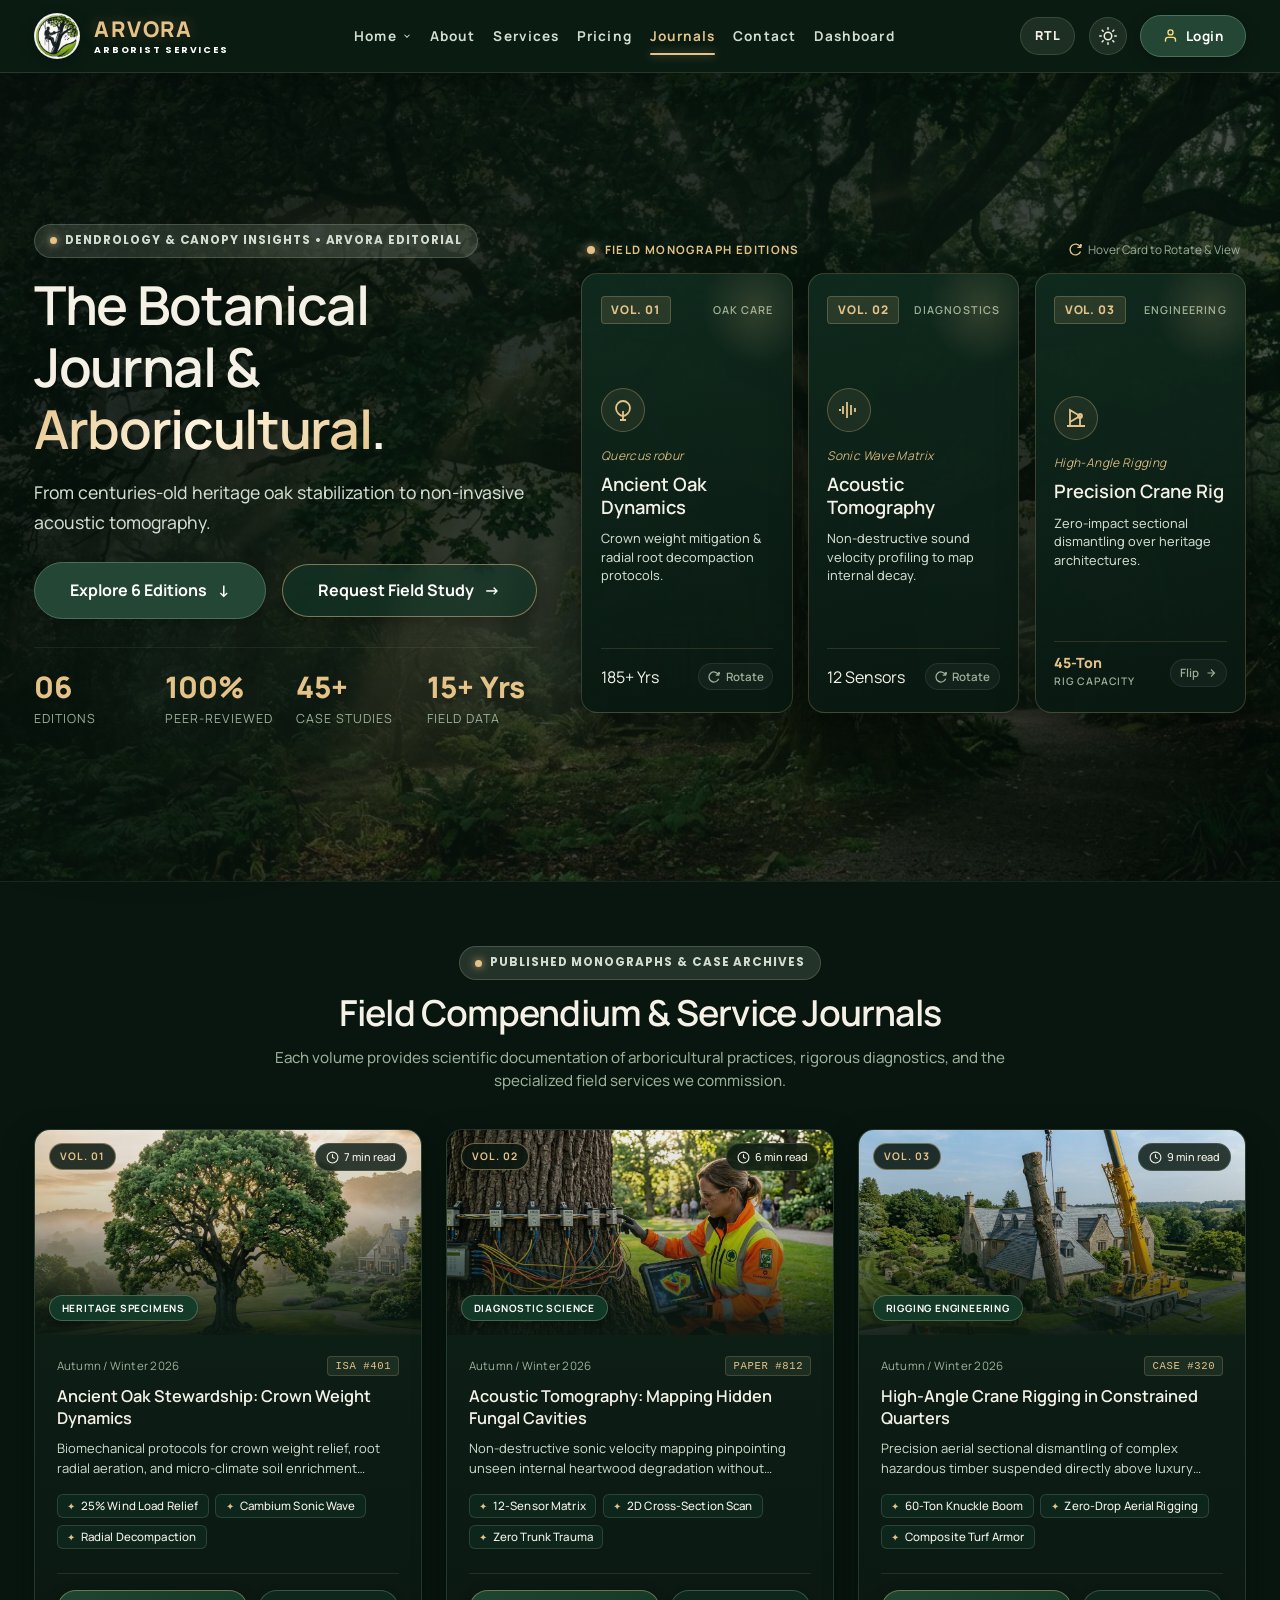
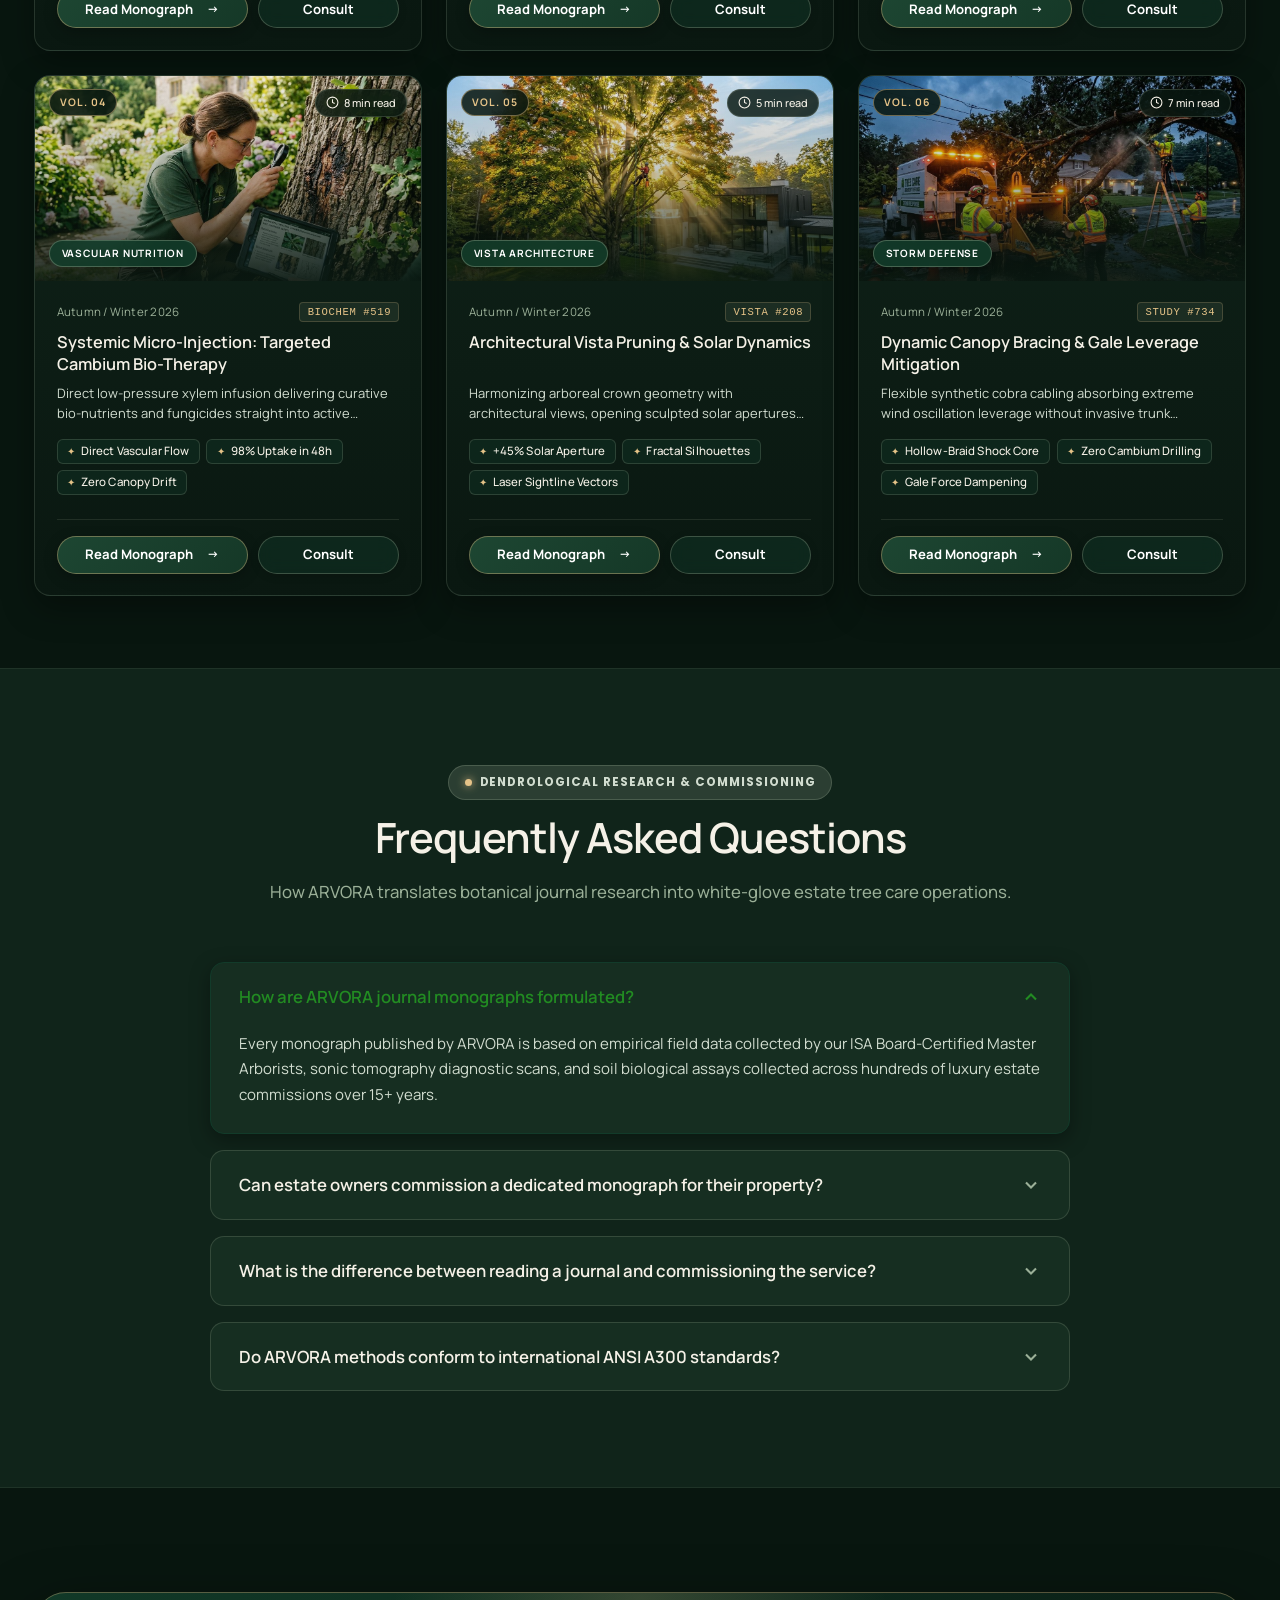
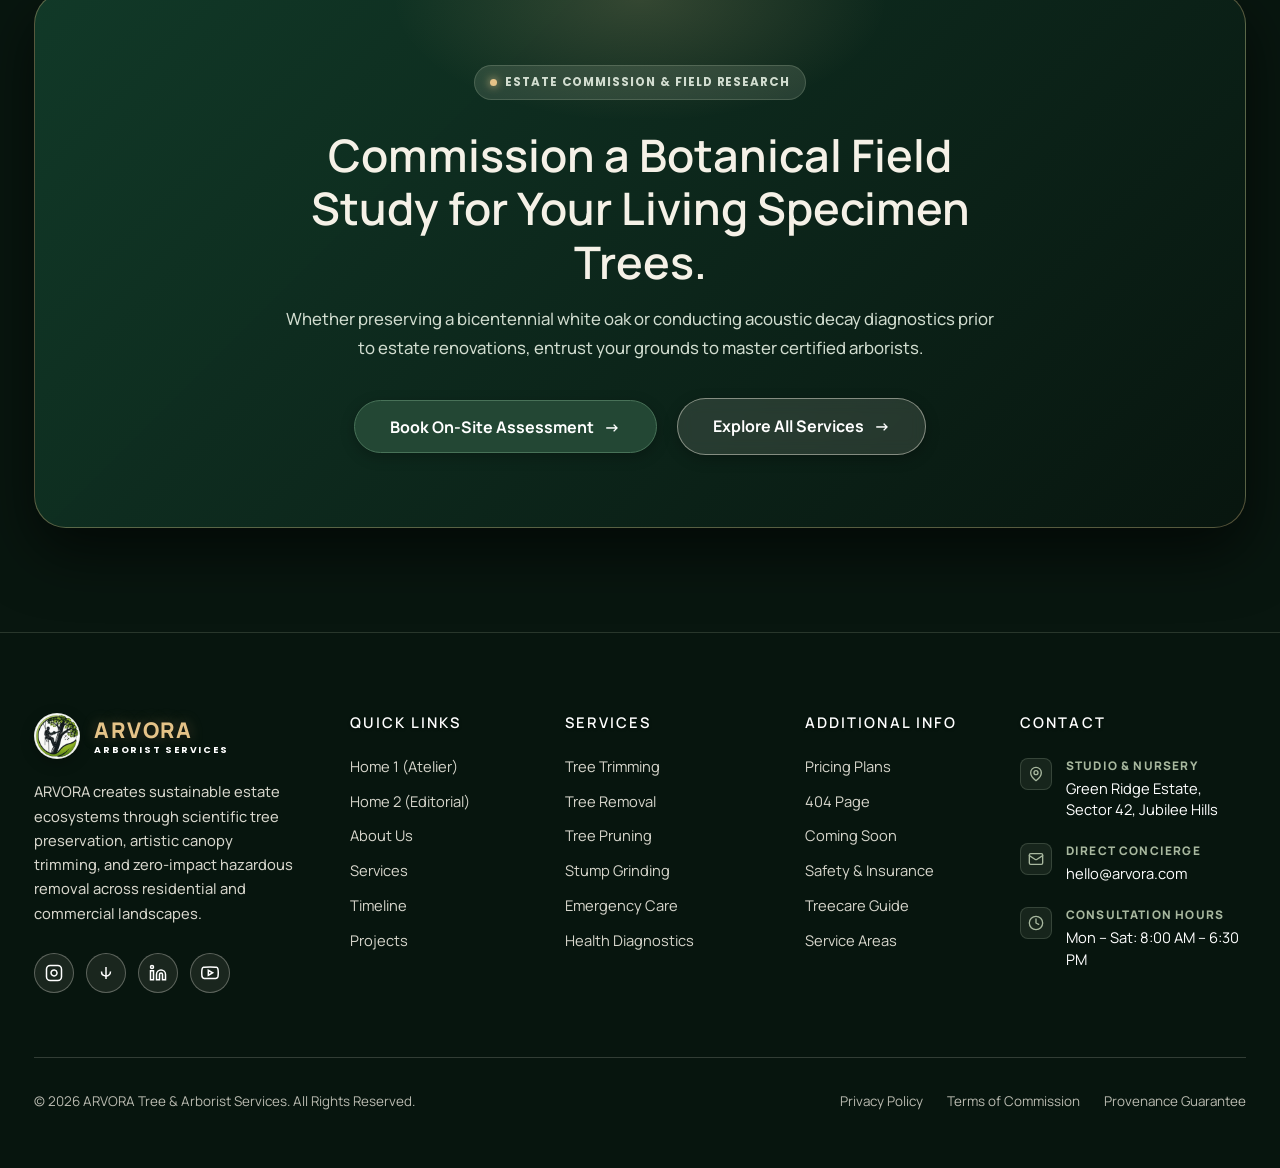
<file: journal.html>
<!DOCTYPE html>
<html lang="en" dir="ltr" data-theme="dark">

<head>
  <meta charset="UTF-8" />
  <meta name="viewport" content="width=device-width, initial-scale=1.0" />
  <title>The Botanical Journal — ARVORA Master Arborist Compendium</title>
  <meta name="description"
    content="Explore ARVORA's peer-reviewed botanical research, estate oak stewardship monographs, acoustic tomography decay studies, and precision arborist engineering." />

  <link rel="icon" type="image/png" href="assets/logo.png" />
  <link rel="apple-touch-icon" href="assets/logo.png" />

  <link rel="preconnect" href="https://fonts.googleapis.com" />
  <link rel="preconnect" href="https://fonts.gstatic.com" crossorigin />
  <link
    href="https://fonts.googleapis.com/css2?family=Manrope:wght@300;400;500;600;700;800&family=Poppins:ital,wght@0,400;0,500;0,600;0,700;1,400&display=swap"
    rel="stylesheet" />

  <script src="theme-sync.js"></script>

  <link rel="stylesheet" href="index.css" />
  <link rel="stylesheet" href="journal.css" />
</head>

<body class="has-fixed-header">
  <div class="ambient-glow glow-1" aria-hidden="true"></div>
  <div class="ambient-glow glow-2" aria-hidden="true"></div>

  <header class="atelier-header" id="mainHeader">
    <div class="container header-container">
      <a href="index.html" class="brand-logo" id="headerBrandLogo" aria-label="ARVORA Home">
        <span class="logo-mark">
          <img src="assets/logo.png" alt="ARVORA Logo" class="brand-img" width="46" height="46" />
        </span>
        <span class="brand-text-wrap">
          <span class="brand-name">ARVORA</span>
          <span class="brand-sub">ARBORIST SERVICES</span>
        </span>
      </a>

      <nav class="nav-menu" id="navMenu" aria-label="Primary Navigation">
        <ul class="nav-list">
          <li class="nav-item has-dropdown">
            <a href="index.html" class="nav-link" aria-haspopup="true" aria-expanded="false">
              <span>Home</span>
              <svg class="dropdown-caret" width="10" height="10" viewBox="0 0 24 24" fill="none" stroke="currentColor"
                stroke-width="2.5">
                <polyline points="6 9 12 15 18 9"></polyline>
              </svg>
            </a>
            <ul class="dropdown-menu">
              <li>
                <a href="index.html" class="dropdown-link">
                  <span class="dropdown-dot"></span>
                  <div class="dropdown-info">
                    <span class="dropdown-title">Home 1</span>
                    <span class="dropdown-desc">Atelier & Field Services</span>
                  </div>
                </a>
              </li>
              <li>
                <a href="home2.html" class="dropdown-link">
                  <span class="dropdown-dot"></span>
                  <div class="dropdown-info">
                    <span class="dropdown-title">Home 2 <span class="dropdown-badge">New</span></span>
                    <span class="dropdown-desc">Curated Vault & Editorial</span>
                  </div>
                </a>
              </li>
            </ul>
          </li>
          <li class="nav-item"><a href="about.html" class="nav-link">About</a></li>
          <li class="nav-item"><a href="service.html" class="nav-link">Services</a></li>
          <li class="nav-item"><a href="pricing.html" class="nav-link">Pricing</a></li>
          <li class="nav-item"><a href="journal.html" class="nav-link active">Journals</a></li>
          <li class="nav-item"><a href="contact.html" class="nav-link">Contact</a></li>
          <li class="nav-item"><a href="dashboard.html" class="nav-link" id="navDashboardLink">Dashboard</a></li>
        </ul>
      </nav>

      <div class="header-actions">
        <button class="ctrl-btn rtl-toggle-btn" id="rtlToggleBtn" aria-label="Toggle Right to Left direction"
          title="Toggle RTL layout">
          <span class="rtl-label" id="rtlBtnText">RTL</span>
        </button>

        <button class="ctrl-btn theme-toggle-btn" id="themeToggleBtn" aria-label="Toggle dark/light theme"
          title="Toggle theme">
          <span class="theme-icon moon-icon">
            <svg width="18" height="18" viewBox="0 0 24 24" fill="none" stroke="currentColor" stroke-width="2"
              stroke-linecap="round" stroke-linejoin="round">
              <path d="M21 12.79A9 9 0 1 1 11.21 3 7 7 0 0 0 21 12.79z"></path>
            </svg>
          </span>
          <span class="theme-icon sun-icon">
            <svg width="18" height="18" viewBox="0 0 24 24" fill="none" stroke="currentColor" stroke-width="2"
              stroke-linecap="round" stroke-linejoin="round">
              <circle cx="12" cy="12" r="5"></circle>
              <line x1="12" y1="1" x2="12" y2="3"></line>
              <line x1="12" y1="21" x2="12" y2="23"></line>
              <line x1="4.22" y1="4.22" x2="5.64" y2="5.64"></line>
              <line x1="18.36" y1="18.36" x2="19.78" y2="19.78"></line>
              <line x1="1" y1="12" x2="3" y2="12"></line>
              <line x1="21" y1="12" x2="23" y2="12"></line>
              <line x1="4.22" y1="19.78" x2="5.64" y2="18.36"></line>
              <line x1="18.36" y1="5.64" x2="19.78" y2="4.22"></line>
            </svg>
          </span>
        </button>

        <a href="login.html" class="btn btn-login-pill" id="headerLoginBtn" aria-label="Account Login">
          <svg width="15" height="15" viewBox="0 0 24 24" fill="none" stroke="currentColor" stroke-width="2.2"
            stroke-linecap="round" stroke-linejoin="round" class="login-user-icon">
            <path d="M20 21v-2a4 4 0 0 0-4-4H8a4 4 0 0 0-4 4v2"></path>
            <circle cx="12" cy="7" r="4"></circle>
          </svg>
          <span>Login</span>
        </a>

        <button class="hamburger-btn" id="hamburgerBtn" aria-label="Toggle mobile menu" aria-expanded="false">
          <span class="bar bar-1"></span>
          <span class="bar bar-2"></span>
          <span class="bar bar-3"></span>
        </button>
      </div>
    </div>
  </header>

  <div class="mobile-drawer" id="mobileDrawer" aria-hidden="true">
    <div class="drawer-backdrop" id="drawerBackdrop"></div>
    <div class="drawer-content">
      <div class="drawer-top">
        <div class="brand-logo">
          <span class="logo-mark small">
            <img src="assets/logo.png" alt="ARVORA Logo" class="brand-img" width="36" height="36" />
          </span>
          <span class="brand-text-wrap">
            <span class="brand-name">ARVORA</span>
            <span class="brand-sub">ARBORIST SERVICES</span>
          </span>
        </div>
        <button class="drawer-close-btn" id="drawerCloseBtn" aria-label="Close menu">&times;</button>
      </div>

      <div class="drawer-home-switcher">
        <span class="drawer-switcher-label">Explore Home Layout:</span>
        <div class="drawer-switcher-btns">
          <a href="index.html" class="drawer-switch-pill">Home 1 (Atelier)</a>
          <a href="home2.html" class="drawer-switch-pill">Home 2 (Editorial) <span class="mini-badge">New</span></a>
        </div>
      </div>

      <ul class="drawer-nav-list">
        <li><a href="about.html" class="drawer-link">About ARVORA</a></li>
        <li><a href="service.html" class="drawer-link">Services</a></li>
        <li><a href="pricing.html" class="drawer-link">Pricing</a></li>
        <li><a href="journal.html" class="drawer-link active">Journals</a></li>
        <li><a href="contact.html" class="drawer-link">Contact</a></li>
        <li><a href="dashboard.html" class="drawer-link">Dashboard</a></li>
      </ul>

      <div class="drawer-cta-wrap" style="display: flex; flex-direction: column; gap: 0.75rem;">
        <a href="login.html" class="btn btn-login-pill btn-block" style="justify-content: center;">
          <svg width="15" height="15" viewBox="0 0 24 24" fill="none" stroke="currentColor" stroke-width="2.2"
            stroke-linecap="round" stroke-linejoin="round" class="login-user-icon">
            <path d="M20 21v-2a4 4 0 0 0-4-4H8a4 4 0 0 0-4 4v2"></path>
            <circle cx="12" cy="7" r="4"></circle>
          </svg>
          <span>Client & Arborist Login</span>
        </a>
        <button class="btn btn-quote-pill btn-block open-quote-modal">
          <span>Request Free Assessment</span>
          <span class="btn-arrow">→</span>
        </button>
      </div>

      <div class="drawer-footer-contact">
        <p class="drawer-contact-line">Direct Concierge: <strong>hello@arvora.com</strong></p>
        <p class="drawer-contact-line">Phone & WhatsApp: <strong>+91 98490 24000</strong></p>
      </div>
    </div>
  </div>

  <main id="mainContent">

    <section class="journal-hero-section" id="hero">
      <div class="journal-hero-bg" aria-hidden="true"></div>
      <div class="journal-hero-overlay" aria-hidden="true"></div>

      <div class="container journal-hero-container">
        <div class="journal-hero-grid">
          <div class="journal-hero-content">
            <div class="badge-pill">
              <span class="badge-dot"></span>
              <span class="badge-text">DENDROLOGY & CANOPY INSIGHTS • ARVORA EDITORIAL</span>
            </div>

            <h1 class="journal-hero-title">
              The Botanical Journal & <span class="title-accent">Arboricultural</span>.
            </h1>

            <p class="journal-hero-desc">
              From centuries-old heritage oak stabilization to non-invasive acoustic tomography.
            </p>

            <div class="journal-hero-actions">
              <a href="#journal-catalog" class="btn btn-primary btn-lg" id="heroExploreJournalsBtn">
                <span>Explore 6 Editions</span>
                <span class="btn-arrow">↓</span>
              </a>
              <button class="btn btn-outline btn-lg open-quote-modal" data-topic="General Journal Inquiry" id="heroJournalFieldStudyBtn">
                <span>Request Field Study</span>
                <span class="btn-arrow">→</span>
              </button>
            </div>

            <div class="journal-hero-stats">
              <div class="journal-stat-item">
                <span class="journal-stat-num">06</span>
                <span class="journal-stat-label">Editions</span>
              </div>
              <div class="journal-stat-item">
                <span class="journal-stat-num">100%</span>
                <span class="journal-stat-label">Peer-Reviewed</span>
              </div>
              <div class="journal-stat-item">
                <span class="journal-stat-num">45+</span>
                <span class="journal-stat-label">Case Studies</span>
              </div>
              <div class="journal-stat-item">
                <span class="journal-stat-num">15+ Yrs</span>
                <span class="journal-stat-label">Field Data</span>
              </div>
            </div>
          </div>

          <div class="journal-hero-visual">
            <div class="journal-hero-cards-wrapper">
              <div class="journal-hero-cards-header">
                <div class="cards-header-left">
                  <span class="cards-header-pulse"></span>
                  <span class="cards-header-tag">Field Monograph Editions</span>
                </div>
                <span class="cards-header-hint">
                  <svg width="13" height="13" viewBox="0 0 24 24" fill="none" stroke="currentColor" stroke-width="2.5">
                    <path d="M21.5 2v6h-6M21.34 15.57a10 10 0 1 1-.57-8.38l5.67-5.67" />
                  </svg>
                  <span class="hint-desktop-text">Hover Card to Rotate &amp; View</span>
                  <span class="hint-mobile-text">Tap Card to Flip &amp; View</span>
                </span>
              </div>

              <div class="journal-hero-cards-grid">

                <!-- CARD 1: Heritage Oak -->
                <div class="journal-3d-card" tabindex="0" role="region" aria-label="Volume 01: Heritage Oak Dynamics">
                  <div class="journal-3d-card-inner">
                    <!-- FRONT: Content & Specs (Image hidden) -->
                    <div class="journal-3d-card-face journal-3d-card-front">
                      <div class="jcard-ambient-glow" aria-hidden="true"></div>
                      <div class="jcard-front-top">
                        <span class="jcard-vol">VOL. 01</span>
                        <span class="jcard-badge">OAK CARE</span>
                      </div>
                      <div class="jcard-front-center">
                        <div class="jcard-emblem-ring">
                          <svg width="24" height="24" viewBox="0 0 24 24" fill="none" stroke="currentColor"
                            stroke-width="1.8">
                            <path d="M12 22v-9" />
                            <path d="M9 22h6" />
                            <path d="M12 3a7 7 0 0 0-7 7c0 4.5 4 8 7 8s7-3.5 7-8a7 7 0 0 0-7-7z" />
                          </svg>
                        </div>
                        <span class="jcard-taxonomic">Quercus robur</span>
                        <h3 class="jcard-front-title">Ancient Oak Dynamics</h3>
                        <p class="jcard-front-excerpt">Crown weight mitigation &amp; radial root decompaction protocols.
                        </p>
                      </div>
                      <div class="jcard-front-bottom">
                        <span class="jcard-metric-chip">185+ Yrs</span>
                        <div class="jcard-flip-prompt">
                          <svg width="12" height="12" viewBox="0 0 24 24" fill="none" stroke="currentColor"
                            stroke-width="2.5">
                            <path d="M21.5 2v6h-6M21.34 15.57a10 10 0 1 1-.57-8.38l5.67-5.67" />
                          </svg>
                          <span>Rotate</span>
                        </div>
                      </div>
                    </div>

                    <!-- BACK: Specimen Image Visible! -->
                    <div class="journal-3d-card-face journal-3d-card-back">
                      <img src="assets/vault_specimen_oak.jpg" alt="Centennial Heritage Oak Tree Specimen"
                        class="jcard-back-img" loading="eager" />
                      <div class="jcard-back-overlay"></div>
                      <div class="jcard-back-content">
                        <div class="jcard-back-header">
                          <span class="jcard-revealed-chip">
                            <span class="pulse-indicator"></span> Specimen Visible
                          </span>
                          <span class="jcard-back-vol">VOL. 01</span>
                        </div>
                        <div class="jcard-back-body">
                          <span class="jcard-specimen-id">ARCHIVE #401 · ISA CERTIFIED</span>
                          <h4 class="jcard-back-title">Ancient Heritage Oak</h4>
                          <p class="jcard-back-desc">Laser tomographic canopy survey &amp; radial air-knife root
                            aeration.</p>
                          <a href="journal detail.html?journal=oak" class="jcard-study-btn" id="heroCardBtn1">
                            <span>Explore Study</span>
                            <span class="btn-arrow">→</span>
                          </a>
                        </div>
                      </div>
                    </div>
                  </div>
                </div>

                <!-- CARD 2: Acoustic Tomography -->
                <div class="journal-3d-card" tabindex="0" role="region" aria-label="Volume 02: Acoustic Tomography">
                  <div class="journal-3d-card-inner">
                    <!-- FRONT: Content & Specs (Image hidden) -->
                    <div class="journal-3d-card-face journal-3d-card-front">
                      <div class="jcard-ambient-glow" aria-hidden="true"></div>
                      <div class="jcard-front-top">
                        <span class="jcard-vol">VOL. 02</span>
                        <span class="jcard-badge">DIAGNOSTICS</span>
                      </div>
                      <div class="jcard-front-center">
                        <div class="jcard-emblem-ring">
                          <svg width="24" height="24" viewBox="0 0 24 24" fill="none" stroke="currentColor"
                            stroke-width="1.8">
                            <path d="M2 12h2M6 8v8M10 4v16M14 7v10M18 10v4M22 12h0" />
                          </svg>
                        </div>
                        <span class="jcard-taxonomic">Sonic Wave Matrix</span>
                        <h3 class="jcard-front-title">Acoustic Tomography</h3>
                        <p class="jcard-front-excerpt">Non-destructive sound velocity profiling to map internal decay.
                        </p>
                      </div>
                      <div class="jcard-front-bottom">
                        <span class="jcard-metric-chip">12 Sensors</span>
                        <div class="jcard-flip-prompt">
                          <svg width="12" height="12" viewBox="0 0 24 24" fill="none" stroke="currentColor"
                            stroke-width="2.5">
                            <path d="M21.5 2v6h-6M21.34 15.57a10 10 0 1 1-.57-8.38l5.67-5.67" />
                          </svg>
                          <span>Rotate</span>
                        </div>
                      </div>
                    </div>

                    <!-- BACK: Specimen Image Visible! -->
                    <div class="journal-3d-card-face journal-3d-card-back">
                      <img src="assets/op_health_diagnostics.jpg" alt="Acoustic Tomography Diagnostic Fieldwork"
                        class="jcard-back-img" loading="eager" />
                      <div class="jcard-back-overlay"></div>
                      <div class="jcard-back-content">
                        <div class="jcard-back-header">
                          <span class="jcard-revealed-chip">
                            <span class="pulse-indicator"></span> Specimen Visible
                          </span>
                          <span class="jcard-back-vol">VOL. 02</span>
                        </div>
                        <div class="jcard-back-body">
                          <span class="jcard-specimen-id">PAPER #812 · DIAGNOSTIC</span>
                          <h4 class="jcard-back-title">Sonic Decay Mapping</h4>
                          <p class="jcard-back-desc">2D internal cambium tomogram revealing zero-core wood integrity.
                          </p>
                          <a href="journal detail.html?journal=tomography" class="jcard-study-btn" id="heroCardBtn2">
                            <span>Explore Study</span>
                            <span class="btn-arrow">→</span>
                          </a>
                        </div>
                      </div>
                    </div>
                  </div>
                </div>

                <!-- CARD 3: Canopy Crane Rigging -->
                <div class="journal-3d-card" tabindex="0" role="region" aria-label="Volume 03: Canopy Crane Rigging">
                  <div class="journal-3d-card-inner">
                    <!-- FRONT: Content & Specs (Image hidden) -->
                    <div class="journal-3d-card-face journal-3d-card-front">
                      <div class="jcard-ambient-glow" aria-hidden="true"></div>
                      <div class="jcard-front-top">
                        <span class="jcard-vol">VOL. 03</span>
                        <span class="jcard-badge">ENGINEERING</span>
                      </div>
                      <div class="jcard-front-center">
                        <div class="jcard-emblem-ring">
                          <svg width="24" height="24" viewBox="0 0 24 24" fill="none" stroke="currentColor"
                            stroke-width="1.8">
                            <path d="M3 20h18" />
                            <path d="M6 20V4l10 6-10 6" />
                            <path d="M16 10v10" />
                            <circle cx="16" cy="10" r="2" />
                          </svg>
                        </div>
                        <span class="jcard-taxonomic">High-Angle Rigging</span>
                        <h3 class="jcard-front-title">Precision Crane Rig</h3>
                        <p class="jcard-front-excerpt">Zero-impact sectional dismantling over heritage architectures.
                        </p>
                      </div>
                      <div class="jcard-front-bottom">
                        <div class="jcard-metric-chip">
                          <span class="jcard-metric-val">45-Ton</span>
                          <span class="jcard-metric-sub">Rig Capacity</span>
                        </div>
                        <span class="jcard-flip-prompt">
                          Flip
                          <svg width="12" height="12" viewBox="0 0 24 24" fill="none" stroke="currentColor" stroke-width="2.2">
                            <path d="M5 12h14M12 5l7 7-7 7"></path>
                          </svg>
                        </span>
                      </div>
                    </div>

                    <!-- BACK: Specimen Image Visible! -->
                    <div class="journal-3d-card-face journal-3d-card-back">
                      <img src="assets/op_crane_removal.jpg" alt="High-Angle Crane Rigging Extraction"
                        class="jcard-back-img" loading="eager" />
                      <div class="jcard-back-overlay"></div>
                      <div class="jcard-back-content">
                        <div class="jcard-back-header">
                          <span class="jcard-revealed-chip">
                            <span class="pulse-indicator"></span> Specimen Visible
                          </span>
                          <span class="jcard-back-vol">VOL. 03</span>
                        </div>
                        <div class="jcard-back-body">
                          <span class="jcard-specimen-id">CASE #320 · ZERO IMPACT</span>
                          <h4 class="jcard-back-title">Crane Rig Extraction</h4>
                          <p class="jcard-back-desc">Tensioned aerial ropeway and crane lift without ground lawn touch.
                          </p>
                          <a href="journal detail.html?journal=rigging" class="jcard-study-btn" id="heroCardBtn3">
                            <span>Explore Study</span>
                            <span class="btn-arrow">→</span>
                          </a>
                        </div>
                      </div>
                    </div>
                  </div>
                </div>

              </div>
            </div>
          </div>
        </div>
      </div>
    </section>

    <section class="journal-catalog-section" id="journal-catalog">
      <div class="container">
        <div class="section-header text-center">
          <div class="badge-pill">
            <span class="badge-dot"></span>
            <span class="badge-text">PUBLISHED MONOGRAPHS & CASE ARCHIVES</span>
          </div>
          <h2 class="section-title">Field Compendium & Service Journals</h2>
          <p class="section-subtitle">
            Each volume provides scientific documentation of arboricultural practices, rigorous diagnostics, and the
            specialized field services we commission.
          </p>
        </div>

        <div class="journal-grid" id="journalCardsGrid">

          <article class="journal-card" data-category="oak">
            <div class="journal-card-media">
              <img src="assets/vault_specimen_oak.jpg" alt="Centennial Heritage Oak Tree" class="journal-card-img" />
              <div class="journal-media-gradient"></div>
              <span class="journal-card-vol-badge">VOL. 01</span>
              <span class="journal-card-time">
                <svg width="13" height="13" viewBox="0 0 24 24" fill="none" stroke="currentColor" stroke-width="2">
                  <circle cx="12" cy="12" r="10" />
                  <polyline points="12 6 12 12 16 14" />
                </svg>
                7 min read
              </span>
              <span class="journal-card-tag">Heritage Specimens</span>
            </div>
            <div class="journal-card-body">
              <div class="journal-meta-row">
                <span>Autumn / Winter 2026</span>
                <span class="journal-meta-code">ISA #401</span>
              </div>
              <h3 class="journal-card-title">Ancient Oak Stewardship: Crown Weight Dynamics</h3>
              <p class="journal-card-excerpt">
                Biomechanical protocols for crown weight relief, root radial aeration, and micro-climate soil enrichment protecting centuries-old estate monarchs.
              </p>
              <div class="journal-card-specs">
                <span class="journal-spec-tag"><span class="spec-sparkle">✦</span> 25% Wind Load Relief</span>
                <span class="journal-spec-tag"><span class="spec-sparkle">✦</span> Cambium Sonic Wave</span>
                <span class="journal-spec-tag"><span class="spec-sparkle">✦</span> Radial Decompaction</span>
              </div>
              <div class="journal-card-footer">
                <a href="journal detail.html?journal=oak" class="btn btn-primary" id="viewJournalBtn1">
                  <span>Read Monograph</span>
                  <span class="btn-arrow">→</span>
                </a>
                <button class="btn btn-outline consult-arborist-btn" data-topic="Heritage Oak Stewardship" id="consultJournalBtn1">
                  <span>Consult</span>
                </button>
              </div>
            </div>
          </article>

          <article class="journal-card" data-category="tomography">
            <div class="journal-card-media">
              <img src="assets/op_health_diagnostics.jpg" alt="Arborist Conducting Acoustic Tomography"
                class="journal-card-img" />
              <div class="journal-media-gradient"></div>
              <span class="journal-card-vol-badge">VOL. 02</span>
              <span class="journal-card-time">
                <svg width="13" height="13" viewBox="0 0 24 24" fill="none" stroke="currentColor" stroke-width="2">
                  <circle cx="12" cy="12" r="10" />
                  <polyline points="12 6 12 12 16 14" />
                </svg>
                6 min read
              </span>
              <span class="journal-card-tag">Diagnostic Science</span>
            </div>
            <div class="journal-card-body">
              <div class="journal-meta-row">
                <span>Autumn / Winter 2026</span>
                <span class="journal-meta-code">PAPER #812</span>
              </div>
              <h3 class="journal-card-title">Acoustic Tomography: Mapping Hidden Fungal Cavities</h3>
              <p class="journal-card-excerpt">
                Non-destructive sonic velocity mapping pinpointing unseen internal heartwood degradation without cambium disruption or invasive drilling.
              </p>
              <div class="journal-card-specs">
                <span class="journal-spec-tag"><span class="spec-sparkle">✦</span> 12-Sensor Matrix</span>
                <span class="journal-spec-tag"><span class="spec-sparkle">✦</span> 2D Cross-Section Scan</span>
                <span class="journal-spec-tag"><span class="spec-sparkle">✦</span> Zero Trunk Trauma</span>
              </div>
              <div class="journal-card-footer">
                <a href="journal detail.html?journal=tomography" class="btn btn-primary" id="viewJournalBtn2">
                  <span>Read Monograph</span>
                  <span class="btn-arrow">→</span>
                </a>
                <button class="btn btn-outline consult-arborist-btn" data-topic="Acoustic Tomography" id="consultJournalBtn2">
                  <span>Consult</span>
                </button>
              </div>
            </div>
          </article>

          <article class="journal-card" data-category="rigging">
            <div class="journal-card-media">
              <img src="assets/op_crane_removal.jpg" alt="High-Angle Crane Rigging Extraction"
                class="journal-card-img" />
              <div class="journal-media-gradient"></div>
              <span class="journal-card-vol-badge">VOL. 03</span>
              <span class="journal-card-time">
                <svg width="13" height="13" viewBox="0 0 24 24" fill="none" stroke="currentColor" stroke-width="2">
                  <circle cx="12" cy="12" r="10" />
                  <polyline points="12 6 12 12 16 14" />
                </svg>
                9 min read
              </span>
              <span class="journal-card-tag">Rigging Engineering</span>
            </div>
            <div class="journal-card-body">
              <div class="journal-meta-row">
                <span>Autumn / Winter 2026</span>
                <span class="journal-meta-code">CASE #320</span>
              </div>
              <h3 class="journal-card-title">High-Angle Crane Rigging in Constrained Quarters</h3>
              <p class="journal-card-excerpt">
                Precision aerial sectional dismantling of complex hazardous timber suspended directly above luxury residences and delicate architectural terrain.
              </p>
              <div class="journal-card-specs">
                <span class="journal-spec-tag"><span class="spec-sparkle">✦</span> 60-Ton Knuckle Boom</span>
                <span class="journal-spec-tag"><span class="spec-sparkle">✦</span> Zero-Drop Aerial Rigging</span>
                <span class="journal-spec-tag"><span class="spec-sparkle">✦</span> Composite Turf Armor</span>
              </div>
              <div class="journal-card-footer">
                <a href="journal detail.html?journal=rigging" class="btn btn-primary" id="viewJournalBtn3">
                  <span>Read Monograph</span>
                  <span class="btn-arrow">→</span>
                </a>
                <button class="btn btn-outline consult-arborist-btn" data-topic="High-Angle Crane Rigging" id="consultJournalBtn3">
                  <span>Consult</span>
                </button>
              </div>
            </div>
          </article>

          <article class="journal-card" data-category="nutrition">
            <div class="journal-card-media">
              <img src="assets/service_health.jpg" alt="Vascular Micro-Injection on Specimen Tree"
                class="journal-card-img" />
              <div class="journal-media-gradient"></div>
              <span class="journal-card-vol-badge">VOL. 04</span>
              <span class="journal-card-time">
                <svg width="13" height="13" viewBox="0 0 24 24" fill="none" stroke="currentColor" stroke-width="2">
                  <circle cx="12" cy="12" r="10" />
                  <polyline points="12 6 12 12 16 14" />
                </svg>
                8 min read
              </span>
              <span class="journal-card-tag">Vascular Nutrition</span>
            </div>
            <div class="journal-card-body">
              <div class="journal-meta-row">
                <span>Autumn / Winter 2026</span>
                <span class="journal-meta-code">BIOCHEM #519</span>
              </div>
              <h3 class="journal-card-title">Systemic Micro-Injection: Targeted Cambium Bio-Therapy</h3>
              <p class="journal-card-excerpt">
                Direct low-pressure xylem infusion delivering curative bio-nutrients and fungicides straight into active sapflow channels for rapid therapeutic uptake.
              </p>
              <div class="journal-card-specs">
                <span class="journal-spec-tag"><span class="spec-sparkle">✦</span> Direct Vascular Flow</span>
                <span class="journal-spec-tag"><span class="spec-sparkle">✦</span> 98% Uptake in 48h</span>
                <span class="journal-spec-tag"><span class="spec-sparkle">✦</span> Zero Canopy Drift</span>
              </div>
              <div class="journal-card-footer">
                <a href="journal detail.html?journal=nutrition" class="btn btn-primary" id="viewJournalBtn4">
                  <span>Read Monograph</span>
                  <span class="btn-arrow">→</span>
                </a>
                <button class="btn btn-outline consult-arborist-btn" data-topic="Vascular Micro-Injection" id="consultJournalBtn4">
                  <span>Consult</span>
                </button>
              </div>
            </div>
          </article>

          <article class="journal-card" data-category="vista">
            <div class="journal-card-media">
              <img src="assets/op_canopy_light_tune.jpg" alt="Architectural Vista Pruning on Estate grounds"
                class="journal-card-img" />
              <div class="journal-media-gradient"></div>
              <span class="journal-card-vol-badge">VOL. 05</span>
              <span class="journal-card-time">
                <svg width="13" height="13" viewBox="0 0 24 24" fill="none" stroke="currentColor" stroke-width="2">
                  <circle cx="12" cy="12" r="10" />
                  <polyline points="12 6 12 12 16 14" />
                </svg>
                5 min read
              </span>
              <span class="journal-card-tag">Vista Architecture</span>
            </div>
            <div class="journal-card-body">
              <div class="journal-meta-row">
                <span>Autumn / Winter 2026</span>
                <span class="journal-meta-code">VISTA #208</span>
              </div>
              <h3 class="journal-card-title">Architectural Vista Pruning & Solar Dynamics</h3>
              <p class="journal-card-excerpt">
                Harmonizing arboreal crown geometry with architectural views, opening sculpted solar apertures to illuminate manicured lawns and botanical borders.
              </p>
              <div class="journal-card-specs">
                <span class="journal-spec-tag"><span class="spec-sparkle">✦</span> +45% Solar Aperture</span>
                <span class="journal-spec-tag"><span class="spec-sparkle">✦</span> Fractal Silhouettes</span>
                <span class="journal-spec-tag"><span class="spec-sparkle">✦</span> Laser Sightline Vectors</span>
              </div>
              <div class="journal-card-footer">
                <a href="journal detail.html?journal=vista" class="btn btn-primary" id="viewJournalBtn5">
                  <span>Read Monograph</span>
                  <span class="btn-arrow">→</span>
                </a>
                <button class="btn btn-outline consult-arborist-btn" data-topic="Architectural Vista Pruning" id="consultJournalBtn5">
                  <span>Consult</span>
                </button>
              </div>
            </div>
          </article>

          <article class="journal-card" data-category="storm">
            <div class="journal-card-media">
              <img src="assets/service_emergency.jpg" alt="Dynamic Canopy Cabling Against High Wind Storms"
                class="journal-card-img" />
              <div class="journal-media-gradient"></div>
              <span class="journal-card-vol-badge">VOL. 06</span>
              <span class="journal-card-time">
                <svg width="13" height="13" viewBox="0 0 24 24" fill="none" stroke="currentColor" stroke-width="2">
                  <circle cx="12" cy="12" r="10" />
                  <polyline points="12 6 12 12 16 14" />
                </svg>
                7 min read
              </span>
              <span class="journal-card-tag">Storm Defense</span>
            </div>
            <div class="journal-card-body">
              <div class="journal-meta-row">
                <span>Autumn / Winter 2026</span>
                <span class="journal-meta-code">STUDY #734</span>
              </div>
              <h3 class="journal-card-title">Dynamic Canopy Bracing & Gale Leverage Mitigation</h3>
              <p class="journal-card-excerpt">
                Flexible synthetic cobra cabling absorbing extreme wind oscillation leverage without invasive trunk hardware or impeding natural radial wood growth.
              </p>
              <div class="journal-card-specs">
                <span class="journal-spec-tag"><span class="spec-sparkle">✦</span> Hollow-Braid Shock Core</span>
                <span class="journal-spec-tag"><span class="spec-sparkle">✦</span> Zero Cambium Drilling</span>
                <span class="journal-spec-tag"><span class="spec-sparkle">✦</span> Gale Force Dampening</span>
              </div>
              <div class="journal-card-footer">
                <a href="journal detail.html?journal=storm" class="btn btn-primary" id="viewJournalBtn6">
                  <span>Read Monograph</span>
                  <span class="btn-arrow">→</span>
                </a>
                <button class="btn btn-outline consult-arborist-btn" data-topic="Dynamic Canopy Cabling" id="consultJournalBtn6">
                  <span>Consult</span>
                </button>
              </div>
            </div>
          </article>

        </div>
      </div>
    </section>

    <section class="journal-faqs-section" id="faqs">
      <div class="container">
        <div class="section-header text-center">
          <div class="badge-pill">
            <span class="badge-dot"></span>
            <span class="badge-text">DENDROLOGICAL RESEARCH & COMMISSIONING</span>
          </div>
          <h2 class="section-title">Frequently Asked Questions</h2>
          <p class="section-subtitle">
            How ARVORA translates botanical journal research into white-glove estate tree care operations.
          </p>
        </div>

        <div class="journal-faqs-container">
          <div class="journal-faq-card active">
            <button class="journal-faq-trigger" aria-expanded="true">
              <span>How are ARVORA journal monographs formulated?</span>
              <svg class="faq-chevron-icon" viewBox="0 0 24 24" fill="none" stroke="currentColor" stroke-width="2.5">
                <polyline points="6 9 12 15 18 9" />
              </svg>
            </button>
            <div class="journal-faq-collapse">
              <div class="journal-faq-answer">
                Every monograph published by ARVORA is based on empirical field data collected by our ISA
                Board-Certified Master Arborists, sonic tomography diagnostic scans, and soil biological assays
                collected across hundreds of luxury estate commissions over 15+ years.
              </div>
            </div>
          </div>

          <div class="journal-faq-card">
            <button class="journal-faq-trigger" aria-expanded="false">
              <span>Can estate owners commission a dedicated monograph for their property?</span>
              <svg class="faq-chevron-icon" viewBox="0 0 24 24" fill="none" stroke="currentColor" stroke-width="2.5">
                <polyline points="6 9 12 15 18 9" />
              </svg>
            </button>
            <div class="journal-faq-collapse">
              <div class="journal-faq-answer">
                Yes. Under our Centennial Sanctuary Stewardship program, our senior dendrologists conduct comprehensive
                tree-by-tree GPS drone scans, acoustic tomography mapping, and soil microbiological sequencing, binding
                the results into a bespoke bound hardcover estate arboretum monograph.
              </div>
            </div>
          </div>

          <div class="journal-faq-card">
            <button class="journal-faq-trigger" aria-expanded="false">
              <span>What is the difference between reading a journal and commissioning the service?</span>
              <svg class="faq-chevron-icon" viewBox="0 0 24 24" fill="none" stroke="currentColor" stroke-width="2.5">
                <polyline points="6 9 12 15 18 9" />
              </svg>
            </button>
            <div class="journal-faq-collapse">
              <div class="journal-faq-answer">
                The journal presents our scientific methodology, case evidence, and physiological theory. By clicking
                "View Article", you enter the comprehensive service detail page with tailored pricing packages, field
                procedures, and direct scheduling to apply that specific discipline to your property.
              </div>
            </div>
          </div>

          <div class="journal-faq-card">
            <button class="journal-faq-trigger" aria-expanded="false">
              <span>Do ARVORA methods conform to international ANSI A300 standards?</span>
              <svg class="faq-chevron-icon" viewBox="0 0 24 24" fill="none" stroke="currentColor" stroke-width="2.5">
                <polyline points="6 9 12 15 18 9" />
              </svg>
            </button>
            <div class="journal-faq-collapse">
              <div class="journal-faq-answer">
                Strictly. All procedures documented in our journals exceed ANSI A300 standards for tree care management,
                ISA Tree Risk Assessment Qualification (TRAQ) guidelines, and OSHA 1910 arboricultural safety standards.
              </div>
            </div>
          </div>
        </div>
      </div>
    </section>

    <section class="journal-cta-section" id="cta">
      <div class="container">
        <div class="journal-cta-card">
          <div class="journal-cta-content">
            <div class="badge-pill">
              <span class="badge-dot"></span>
              <span class="badge-text">ESTATE COMMISSION & FIELD RESEARCH</span>
            </div>
            <h2 class="journal-cta-title">Commission a Botanical Field Study for Your Living Specimen Trees.</h2>
            <p class="journal-cta-desc">
              Whether preserving a bicentennial white oak or conducting acoustic decay diagnostics prior to estate
              renovations, entrust your grounds to master certified arborists.
            </p>
            <div class="journal-cta-actions">
              <button class="btn btn-primary btn-lg open-quote-modal" data-topic="Master Botanical Commission">
                <span>Book On-Site Assessment</span>
                <span class="btn-arrow">→</span>
              </button>
              <a href="service.html" class="btn btn-outline btn-lg" id="journalCtaExploreBtn">
                <span>Explore All Services</span>
                <span class="btn-arrow">→</span>
              </a>
            </div>
          </div>
        </div>
      </div>
    </section>

    <footer class="atelier-footer" id="mainFooter">
      <div class="container footer-main-content">
        <div class="atelier-footer-grid">

          <div class="footer-col brand-col">
            <a href="index.html" class="brand-logo footer-brand-logo" aria-label="ARVORA Home">
              <span class="logo-mark">
                <img src="assets/logo.png" alt="ARVORA Logo" class="brand-img" width="46" height="46" />
              </span>
              <span class="brand-text-wrap">
                <span class="brand-name font-light">ARVORA</span>
                <span class="brand-sub font-sage">ARBORIST SERVICES</span>
              </span>
            </a>

            <p class="brand-bio-text">
              ARVORA creates sustainable estate ecosystems through scientific tree preservation, artistic canopy
              trimming, and zero-impact hazardous removal across residential and commercial landscapes.
            </p>

            <div class="social-links-row">
              <a href="https://instagram.com" target="_blank" rel="noopener noreferrer" class="circle-social-btn"
                aria-label="Instagram">
                <svg width="18" height="18" viewBox="0 0 24 24" fill="none" stroke="currentColor" stroke-width="2">
                  <rect x="2" y="2" width="20" height="20" rx="5" ry="5"></rect>
                  <path d="M16 11.37A4 4 0 1 1 12.63 8 4 4 0 0 1 16 11.37z"></path>
                  <line x1="17.5" y1="6.5" x2="17.51" y2="6.5"></line>
                </svg>
              </a>
              <a href="https://pinterest.com" target="_blank" rel="noopener noreferrer" class="circle-social-btn"
                aria-label="Pinterest">
                <svg width="18" height="18" viewBox="0 0 24 24" fill="none" stroke="currentColor" stroke-width="2">
                  <line x1="12" y1="4" x2="12" y2="20"></line>
                  <path d="M18 10a6 6 0 1 1-12 0c0 3 2 5.5 5 5.5"></path>
                </svg>
              </a>
              <a href="https://linkedin.com" target="_blank" rel="noopener noreferrer" class="circle-social-btn"
                aria-label="LinkedIn">
                <svg width="18" height="18" viewBox="0 0 24 24" fill="none" stroke="currentColor" stroke-width="2">
                  <path d="M16 8a6 6 0 0 1 6 6v7h-4v-7a2 2 0 0 0-2-2 2 2 0 0 0-2 2v7h-4v-7a6 6 0 0 1 6-6z"></path>
                  <rect x="2" y="9" width="4" height="12"></rect>
                  <circle cx="4" cy="4" r="2"></circle>
                </svg>
              </a>
              <a href="https://youtube.com" target="_blank" rel="noopener noreferrer" class="circle-social-btn"
                aria-label="YouTube">
                <svg width="18" height="18" viewBox="0 0 24 24" fill="none" stroke="currentColor" stroke-width="2">
                  <path
                    d="M22.54 6.42a2.78 2.78 0 0 0-1.94-2C18.88 4 12 4 12 4s-6.88 0-8.6.46a2.78 2.78 0 0 0-1.94 2A29 29 0 0 0 1 11.75a29 29 0 0 0 .46 5.33A2.78 2.78 0 0 0 3.4 19c1.72.46 8.6.46 8.6.46s6.88 0 8.6-.46a2.78 2.78 0 0 0 1.94-2 29 29 0 0 0 .46-5.25 29 29 0 0 0-.46-5.33z">
                  </path>
                  <polygon points="9.75 15.02 15.5 11.75 9.75 8.48 9.75 15.02"></polygon>
                </svg>
              </a>
            </div>
          </div>

          <div class="footer-col">
            <h4 class="col-title">QUICK LINKS</h4>
            <ul class="col-links-list">
              <li><a href="index.html">Home 1 (Atelier)</a></li>
              <li><a href="home2.html">Home 2 (Editorial)</a></li>
              <li><a href="about.html">About Us</a></li>
              <li><a href="service.html">Services</a></li>
              <li><a href="about.html#timeline">Timeline</a></li>
              <li><a href="index.html#projects">Projects</a></li>
            </ul>
          </div>

          <div class="footer-col">
            <h4 class="col-title">SERVICES</h4>
            <ul class="col-links-list">
              <li><a href="service detail.html?service=trimming">Tree Trimming</a></li>
              <li><a href="service detail.html?service=removal">Tree Removal</a></li>
              <li><a href="service detail.html?service=pruning">Tree Pruning</a></li>
              <li><a href="service detail.html?service=stump">Stump Grinding</a></li>
              <li><a href="service detail.html?service=emergency">Emergency Care</a></li>
              <li><a href="service detail.html?service=health">Health Diagnostics</a></li>
            </ul>
          </div>

          <div class="footer-col">
            <h4 class="col-title">ADDITIONAL INFO</h4>
            <ul class="col-links-list">
              <li><a href="pricing.html">Pricing Plans</a></li>
              <li><a href="404.html">404 Page</a></li>
              <li><a href="comingsoon.html">Coming Soon</a></li>
              <li><a href="service.html#faqs">Safety & Insurance</a></li>
              <li><a href="journal.html">Treecare Guide</a></li>
              <li><a href="contact.html#contactAddresses">Service Areas</a></li>
            </ul>
          </div>

          <div class="footer-col contact-col">
            <h4 class="col-title">CONTACT</h4>
            <ul class="contact-items-list">
              <li class="contact-item">
                <span class="contact-icon" aria-hidden="true">
                  <svg width="16" height="16" viewBox="0 0 24 24" fill="none" stroke="currentColor" stroke-width="2"
                    stroke-linecap="round" stroke-linejoin="round">
                    <path d="M20 10c0 6-8 12-8 12s-8-6-8-12a8 8 0 0 1 16 0Z"></path>
                    <circle cx="12" cy="10" r="3"></circle>
                  </svg>
                </span>
                <div class="contact-text">
                  <span class="contact-label">STUDIO & NURSERY</span>
                  <span class="contact-val">Green Ridge Estate, Sector 42, Jubilee Hills</span>
                </div>
              </li>
              <li class="contact-item">
                <span class="contact-icon" aria-hidden="true">
                  <svg width="16" height="16" viewBox="0 0 24 24" fill="none" stroke="currentColor" stroke-width="2"
                    stroke-linecap="round" stroke-linejoin="round">
                    <rect width="20" height="16" x="2" y="4" rx="2"></rect>
                    <path d="m22 7-8.97 5.7a1.94 1.94 0 0 1-2.06 0L2 7"></path>
                  </svg>
                </span>
                <div class="contact-text">
                  <span class="contact-label">DIRECT CONCIERGE</span>
                  <a href="mailto:hello@arvora.com" class="contact-val hover-link">hello@arvora.com</a>
                </div>
              </li>
              <li class="contact-item">
                <span class="contact-icon" aria-hidden="true">
                  <svg width="16" height="16" viewBox="0 0 24 24" fill="none" stroke="currentColor" stroke-width="2"
                    stroke-linecap="round" stroke-linejoin="round">
                    <circle cx="12" cy="12" r="10"></circle>
                    <polyline points="12 6 12 12 16 14"></polyline>
                  </svg>
                </span>
                <div class="contact-text">
                  <span class="contact-label">CONSULTATION HOURS</span>
                  <span class="contact-val">Mon – Sat: 8:00 AM – 6:30 PM</span>
                </div>
              </li>
            </ul>
          </div>

        </div>

        <div class="atelier-footer-bottom">
          <div class="bottom-copy">
            © 2026 ARVORA Tree & Arborist Services. All Rights Reserved.
          </div>
          <div class="bottom-links">
            <a href="index.html#privacy">Privacy Policy</a>
            <a href="index.html#terms">Terms of Commission</a>
            <a href="index.html#guarantee">Provenance Guarantee</a>
          </div>
        </div>
      </div>
    </footer>
  </main>

  <div class="modal-overlay" id="quoteModal" aria-hidden="true" role="dialog" aria-labelledby="modalTitle">
    <div class="modal-card">
      <button class="modal-close-btn" id="modalCloseBtn" aria-label="Close dialog">&times;</button>

      <div class="modal-header">
        <div class="badge-pill">
          <span class="badge-dot"></span>
          <span class="badge-text">ESTIMATE & CONSULTATION</span>
        </div>
        <h3 class="modal-title" id="modalTitle">Request Your Free Assessment</h3>
        <p class="modal-desc">
          Tell us about your specimen trees and property requirements. An ARVORA certified arborist will provide a
          complimentary evaluation.
        </p>
      </div>

      <form class="quote-form" id="quoteForm">
        <div class="form-row">
          <div class="form-group">
            <label for="userName">Full Name *</label>
            <input type="text" id="userName" name="name" required placeholder="e.g. Robert Vance" />
          </div>
          <div class="form-group">
            <label for="userPhone">Phone Number *</label>
            <input type="tel" id="userPhone" name="phone" required placeholder="+91 98490 24000" />
          </div>
        </div>

        <div class="form-row">
          <div class="form-group">
            <label for="userEmail">Email Address</label>
            <input type="email" id="userEmail" name="email" placeholder="robert@example.com" />
          </div>
          <div class="form-group">
            <label for="serviceSelect">Service Discipline *</label>
            <select id="serviceSelect" name="service" required>
              <option value="Heritage Oak Stewardship">Vol 01: Heritage Oak Stewardship</option>
              <option value="Acoustic Tomography">Vol 02: Acoustic Tomography Diagnostics</option>
              <option value="High-Angle Crane Rigging">Vol 03: High-Angle Crane Rigging</option>
              <option value="Vascular Micro-Injection">Vol 04: Vascular Micro-Injection Bio-Therapy</option>
              <option value="Architectural Vista Pruning">Vol 05: Architectural Vista Pruning</option>
              <option value="Dynamic Canopy Cabling">Vol 06: Dynamic Canopy Cabling</option>
            </select>
          </div>
        </div>

        <div class="form-group">
          <label for="userNotes">Estate & Specimen Details</label>
          <textarea id="userNotes" name="notes" rows="3"
            placeholder="Approximate number of specimen trees, known hazards, or specific research discipline requested..."></textarea>
        </div>

        <button type="submit" class="btn btn-primary btn-block btn-lg" id="submitQuoteBtn">
          <span>Submit Request</span>
          <span class="btn-arrow">→</span>
        </button>
      </form>

      <div class="quote-success-state" id="quoteSuccessState" style="display: none;">
        <div class="success-icon-bubble">✓</div>
        <h4>Assessment Request Received!</h4>
        <p>Thank you for contacting ARVORA. One of our ISA-certified master arborists will review your project and
          contact you within 2 business hours.</p>
        <button class="btn btn-primary" id="successCloseBtn">Done</button>
      </div>
    </div>
  </div>

  <div class="modal-overlay" id="storyModal" aria-hidden="true" role="dialog" aria-labelledby="storyTitle">
    <div class="modal-card story-modal-card">
      <button class="modal-close-btn" id="storyCloseBtn" aria-label="Close dialog">&times;</button>
      <div class="story-modal-body">
        <div class="badge-pill">
          <span class="badge-dot"></span>
          <span class="badge-text">BOTANICAL HERITAGE</span>
        </div>
        <h3 id="storyTitle" class="modal-title">Scientific Stewardship of Ancient Living Specimen Trees</h3>
        <p class="story-p">Founded over 15 years ago, ARVORA began with a singular conviction: mature specimen trees are
          irreplaceable living monuments to our heritage and environment. We combine certified dendrological science,
          sonic tomography, and structural engineering to ensure centuries of vitality.</p>
        <p class="story-p">Every commission is personally supervised by an ISA Board-Certified Master Arborist adhering
          strictly to ANSI A300 standards, zero-impact rigging, and precision vascular health protocols.</p>
        <div class="story-quote">
          “When we care for trees, we care for the air our children breathe, the shade of our homes, and the beauty of
          tomorrow.”
        </div>
        <button class="btn btn-primary" id="storyModalCloseAction">Close Story</button>
      </div>
    </div>
  </div>

  <div class="modal-overlay" id="loginModal" aria-hidden="true" role="dialog" aria-labelledby="loginModalTitle">
    <div class="modal-card login-modal-card">
      <button class="modal-close-btn" id="loginCloseBtn" aria-label="Close login dialog">&times;</button>

      <div class="modal-header text-center">
        <div class="badge-pill">
          <span class="badge-dot"></span>
          <span class="badge-text">ARVORA PORTAL</span>
        </div>
        <h3 class="modal-title" id="loginModalTitle">Client & Arborist Sign In</h3>
        <p class="modal-desc">Access your estate canopy health reports, scheduled seasonal pruning, and certified
          invoices.</p>
      </div>

      <form class="quote-form login-form" id="loginForm">
        <div class="form-group">
          <label for="loginEmail">Email / Client ID *</label>
          <input type="email" id="loginEmail" name="email" required placeholder="harrison.cole@highlandmanor.com"
            value="harrison.cole@highlandmanor.com" />
        </div>

        <div class="form-group">
          <label for="loginPassword">Password *</label>
          <input type="password" id="loginPassword" name="password" required placeholder="••••••••"
            value="arvora2026" />
        </div>

        <button type="submit" class="btn btn-primary btn-block btn-lg" id="submitLoginBtn">
          <span>Sign In to Portal</span>
          <span class="btn-arrow">→</span>
        </button>
      </form>

      <div class="login-success-state" id="loginSuccessState"
        style="display: none; text-align: center; padding: 1.5rem 0;">
        <div class="success-icon-bubble">✓</div>
        <h4>Welcome back, Harrison!</h4>
        <p>Your estate session is authenticated. Welcome to ARVORA.</p>
        <button class="btn btn-primary" id="loginSuccessCloseBtn" type="button">Close</button>
      </div>
    </div>
  </div>

  <script src="journal.js"></script>
</body>

</html>
</file>
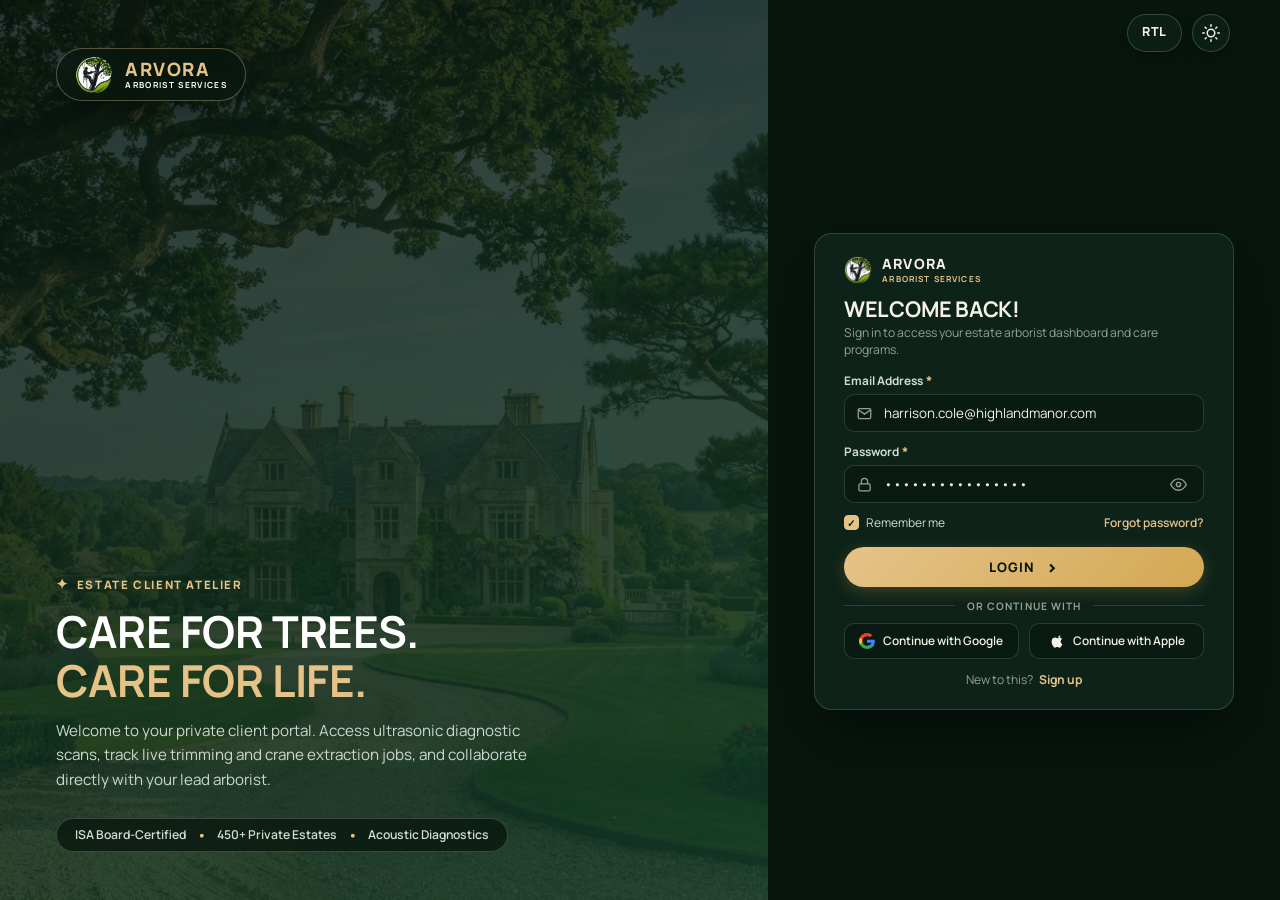
<file: login.html>
<!DOCTYPE html>
<html lang="en" dir="ltr" data-theme="dark">

<head>
  <meta charset="UTF-8" />
  <meta name="viewport" content="width=device-width, initial-scale=1.0" />
  <title>Client Sign In — ARVORA Arborist Services</title>
  <meta name="description"
    content="Sign in to the ARVORA Client Portal to access your estate canopy reports, request arborist visits, and review scheduled care." />

  <link rel="icon" type="image/png" href="assets/logo.png" />
  <link rel="apple-touch-icon" href="assets/logo.png" />

  <link rel="preconnect" href="https://fonts.googleapis.com" />
  <link rel="preconnect" href="https://fonts.gstatic.com" crossorigin />
  <link
    href="https://fonts.googleapis.com/css2?family=Manrope:wght@300;400;500;600;700;800&family=Poppins:ital,wght@0,400;0,500;0,600;0,700;1,400&display=swap"
    rel="stylesheet" />

  <script src="theme-sync.js"></script>

  <link rel="stylesheet" href="login.css" />
</head>

<body class="auth-body">

  <div class="auth-wrapper">

    <div class="auth-visual-pane">
      <div class="visual-bg-overlay"></div>
      <img src="assets/pricing_hero_estate.jpg" alt="Heritage Estate Canopy" class="visual-bg-img" />

      <div class="visual-top-brand">
        <a href="index.html" class="visual-brand-pill" aria-label="ARVORA Home">
          <img src="assets/logo.png" alt="ARVORA Logo" class="visual-brand-logo" width="38" height="38" />
          <div class="visual-brand-text">
            <span class="visual-brand-name">ARVORA</span>
            <span class="visual-brand-sub">ARBORIST SERVICES</span>
          </div>
        </a>
      </div>

      <div class="visual-center-content">
        <div class="visual-badge">
          <span class="badge-sparkle">✦</span>
          <span>ESTATE CLIENT ATELIER</span>
        </div>
        <h1 class="visual-heading">CARE FOR TREES.<br /><span class="text-gold">CARE FOR LIFE.</span></h1>
        <p class="visual-description">
          Welcome to your private client portal. Access ultrasonic diagnostic scans, track live trimming and crane
          extraction jobs, and collaborate directly with your lead arborist.
        </p>

        <div class="visual-pill-tags">
          <span>ISA Board-Certified</span>
          <span class="pill-dot">•</span>
          <span>450+ Private Estates</span>
          <span class="pill-dot">•</span>
          <span>Acoustic Diagnostics</span>
        </div>
      </div>
    </div>

    <div class="auth-form-pane">
      <!-- Dedicated topbar outside form card: Theme & RTL controls -->
      <div class="auth-pane-header">
        <div class="auth-floating-controls" aria-label="Page display preferences">
          <button class="auth-ctrl-btn rtl-toggle-btn" id="rtlToggleBtn" aria-label="Toggle RTL layout"
            title="Switch layout direction (LTR/RTL)">
            <span class="rtl-label" id="rtlBtnText">RTL</span>
          </button>
          <button class="auth-ctrl-btn theme-toggle-btn" id="themeToggleBtn" aria-label="Toggle dark/light theme"
            title="Toggle theme">
            <span class="theme-icon moon-icon">
              <svg width="18" height="18" viewBox="0 0 24 24" fill="none" stroke="currentColor" stroke-width="2"
                stroke-linecap="round" stroke-linejoin="round">
                <path d="M21 12.79A9 9 0 1 1 11.21 3 7 7 0 0 0 21 12.79z"></path>
              </svg>
            </span>
            <span class="theme-icon sun-icon">
              <svg width="18" height="18" viewBox="0 0 24 24" fill="none" stroke="currentColor" stroke-width="2"
                stroke-linecap="round" stroke-linejoin="round">
                <circle cx="12" cy="12" r="5"></circle>
                <line x1="12" y1="1" x2="12" y2="3"></line>
                <line x1="12" y1="21" x2="12" y2="23"></line>
                <line x1="4.22" y1="4.22" x2="5.64" y2="5.64"></line>
                <line x1="18.36" y1="18.36" x2="19.78" y2="19.78"></line>
                <line x1="1" y1="12" x2="3" y2="12"></line>
                <line x1="21" y1="12" x2="23" y2="12"></line>
                <line x1="4.22" y1="19.78" x2="5.64" y2="18.36"></line>
                <line x1="18.36" y1="5.64" x2="19.78" y2="4.22"></line>
              </svg>
            </span>
          </button>
        </div>
      </div>

      <div class="auth-card">

        <a href="index.html" class="card-brand-lockup" aria-label="ARVORA Home">
          <img src="assets/logo.png" alt="ARVORA Logo" class="card-brand-logo" width="28" height="28" />
          <div class="card-brand-text">
            <span class="card-brand-title">ARVORA</span>
            <span class="card-brand-subtitle">ARBORIST SERVICES</span>
          </div>
        </a>

        <h2 class="auth-card-title">WELCOME BACK!</h2>
        <p class="auth-card-subtitle">Sign in to access your estate arborist dashboard and care programs.</p>

        <form class="auth-form" id="loginForm">

          <div class="form-group">
            <label for="loginEmail" class="form-label">Email Address <span class="required-star">*</span></label>
            <div class="input-icon-wrap">
              <span class="input-icon">
                <svg width="17" height="17" viewBox="0 0 24 24" fill="none" stroke="currentColor" stroke-width="2">
                  <path d="M4 4h16c1.1 0 2 .9 2 2v12c0 1.1-.9 2-2 2H4c-1.1 0-2-.9-2-2V6c0-1.1.9-2 2-2z"></path>
                  <polyline points="22,6 12,13 2,6"></polyline>
                </svg>
              </span>
              <input type="email" id="loginEmail" class="form-input" placeholder="Enter your email address"
                value="harrison.cole@highlandmanor.com" required autocomplete="email" />
            </div>
          </div>

          <div class="form-group">
            <label for="loginPassword" class="form-label">Password <span class="required-star">*</span></label>
            <div class="input-icon-wrap">
              <span class="input-icon">
                <svg width="17" height="17" viewBox="0 0 24 24" fill="none" stroke="currentColor" stroke-width="2">
                  <rect x="3" y="11" width="18" height="11" rx="2" ry="2"></rect>
                  <path d="M7 11V7a5 5 0 0 1 10 0v4"></path>
                </svg>
              </span>
              <input type="password" id="loginPassword" class="form-input" placeholder="Enter your password"
                value="arvoraEstate2026" required autocomplete="current-password" />
              <button type="button" class="password-toggle-btn" id="passwordToggleBtn"
                aria-label="Toggle password visibility">
                <svg class="eye-open" width="17" height="17" viewBox="0 0 24 24" fill="none" stroke="currentColor"
                  stroke-width="2">
                  <path d="M1 12s4-8 11-8 11 8 11 8-4 8-11 8-11-8-11-8z"></path>
                  <circle cx="12" cy="12" r="3"></circle>
                </svg>
                <svg class="eye-closed" width="17" height="17" viewBox="0 0 24 24" fill="none" stroke="currentColor"
                  stroke-width="2" style="display: none;">
                  <path
                    d="M17.94 17.94A10.07 10.07 0 0 1 12 20c-7 0-11-8-11-8a18.45 18.45 0 0 1 5.06-5.94M9.9 4.24A9.12 9.12 0 0 1 12 4c7 0 11 8 11 8a18.5 18.5 0 0 1-2.16 3.19m-6.72-1.07a3 3 0 1 1-4.24-4.24">
                  </path>
                  <line x1="1" y1="1" x2="23" y2="23"></line>
                </svg>
              </button>
            </div>
          </div>

          <div class="form-options-row">
            <label class="checkbox-label">
              <input type="checkbox" id="rememberMe" checked />
              <span class="custom-checkbox"></span>
              <span class="checkbox-text">Remember me</span>
            </label>
            <a href="javascript:void(0)" class="forgot-pass-link" id="forgotPassLink">Forgot password?</a>
          </div>

          <button type="submit" class="btn-auth-submit" id="submitLoginBtn">
            <span>LOGIN</span>
            <span class="submit-arrow">›</span>
          </button>
        </form>

        <div class="auth-divider">
          <span class="divider-text">OR CONTINUE WITH</span>
        </div>

        <div class="social-login-grid">
          <button type="button" class="btn-social-auth" id="googleAuthBtn" title="Continue with Google">
            <svg class="social-icon" width="16" height="16" viewBox="0 0 24 24">
              <path fill="#4285F4"
                d="M23.745 12.27c0-.7-.06-1.4-.19-2.07H12v4.51h6.6c-.29 1.52-1.14 2.82-2.4 3.68v3.05h3.88c2.27-2.09 3.66-5.17 3.66-9.17z" />
              <path fill="#34A853"
                d="M12 24c3.24 0 5.95-1.08 7.93-2.91l-3.88-3.05c-1.08.72-2.45 1.16-4.05 1.16-3.12 0-5.77-2.1-6.72-4.93H1.25v3.15C3.25 21.36 7.33 24 12 24z" />
              <path fill="#FBBC05"
                d="M5.28 14.27c-.25-.72-.38-1.49-.38-2.27s.13-1.55.38-2.27V6.58H1.25C.45 8.18 0 10.02 0 12s.45 3.82 1.25 5.42l4.03-3.15z" />
              <path fill="#EA4335"
                d="M12 4.75c1.77 0 3.35.61 4.6 1.8l3.42-3.42C17.95 1.19 15.24 0 12 0 7.33 0 3.25 2.64 1.25 6.58l4.03 3.15c.95-2.83 3.6-4.98 6.72-4.98z" />
            </svg>
            <span class="social-label">Continue with Google</span>
          </button>

          <button type="button" class="btn-social-auth" id="appleAuthBtn" title="Continue with Apple">
            <svg class="social-icon" width="16" height="16" viewBox="0 0 24 24" fill="currentColor">
              <path
                d="M18.71 19.5c-.83 1.24-1.71 2.45-3.05 2.47-1.34.03-1.77-.79-3.29-.79-1.53 0-2 .77-3.27.82-1.31.05-2.3-1.32-3.14-2.53C4.25 17 2.94 12.45 4.7 9.39c.87-1.52 2.43-2.48 4.12-2.51 1.28-.02 2.5.87 3.29.87.78 0 2.26-1.07 3.81-.91.65.03 2.47.26 3.64 1.98-.09.06-2.17 1.28-2.15 3.81.03 3.02 2.65 4.03 2.68 4.04-.03.07-.42 1.44-1.38 2.83M15.97 6.88c.67-.82 1.13-1.96 1-3.1-.98.04-2.16.65-2.84 1.45-.6.7-1.13 1.83-.99 2.94 1.09.09 2.16-.47 2.83-1.29z" />
            </svg>
            <span class="social-label">Continue with Apple</span>
          </button>
        </div>

        <div class="card-footer-wrap">
          <span class="footer-note">New to this?</span>
          <a href="signup.html" class="footer-action-link" id="goToSignupLink">Sign up</a>
        </div>

      </div>
    </div>

  </div>

  <div class="auth-toast" id="authToast" role="alert" aria-live="polite">
    <span class="toast-icon">✓</span>
    <span class="toast-message" id="authToastMessage">Session authenticated.</span>
  </div>

  <script src="login.js"></script>
</body>

</html>
</file>
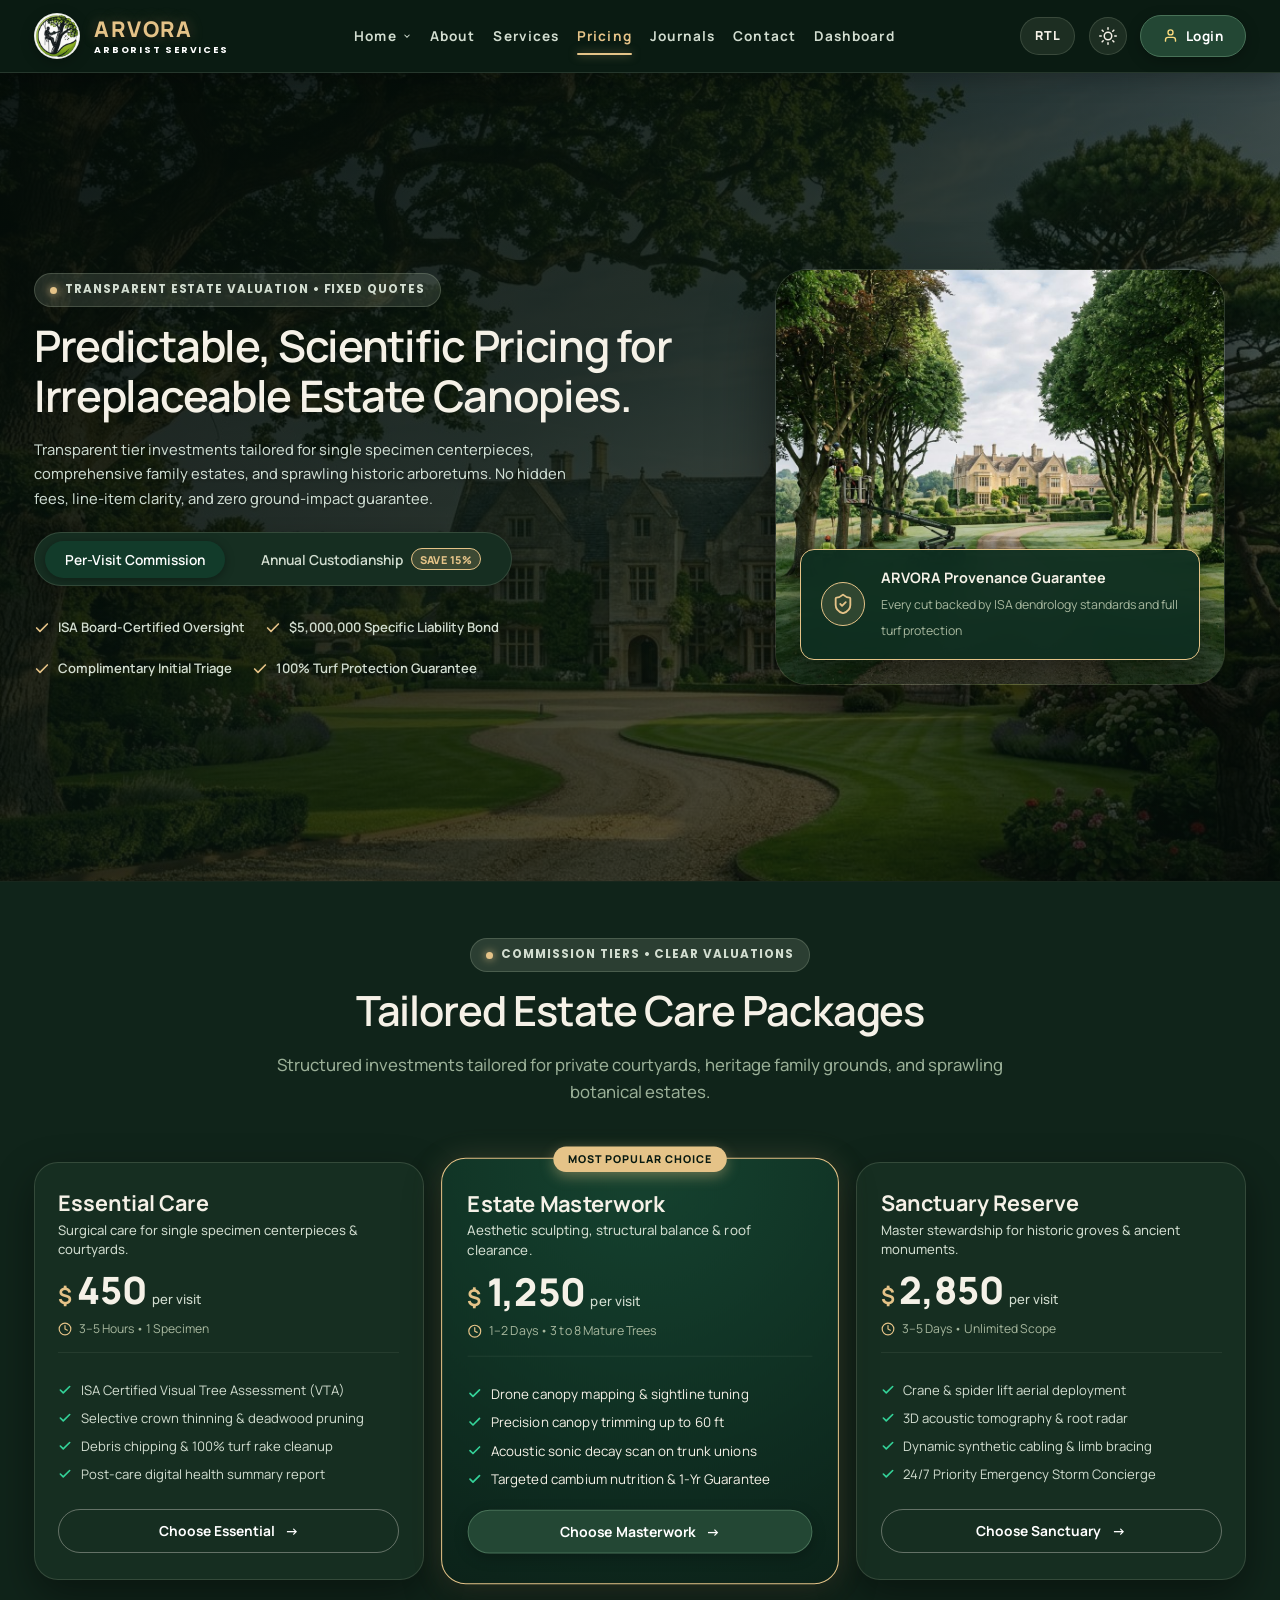
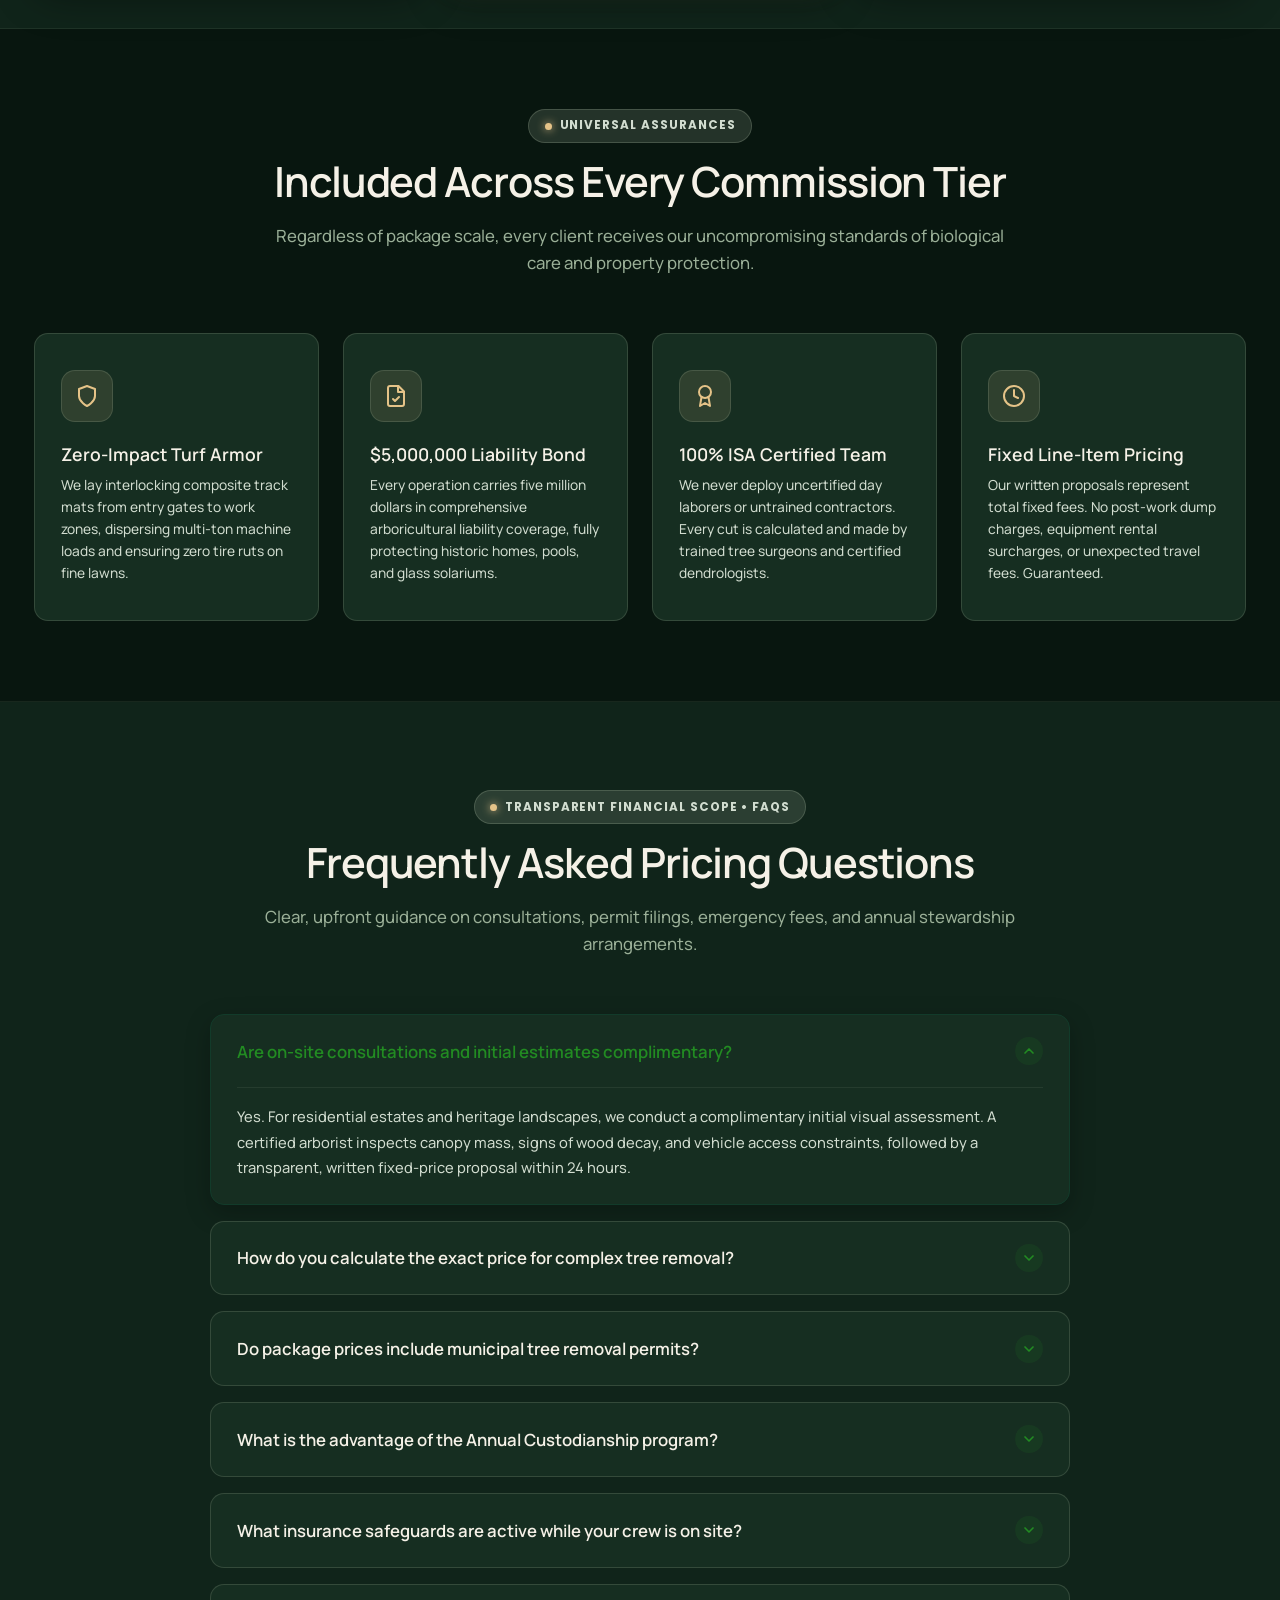
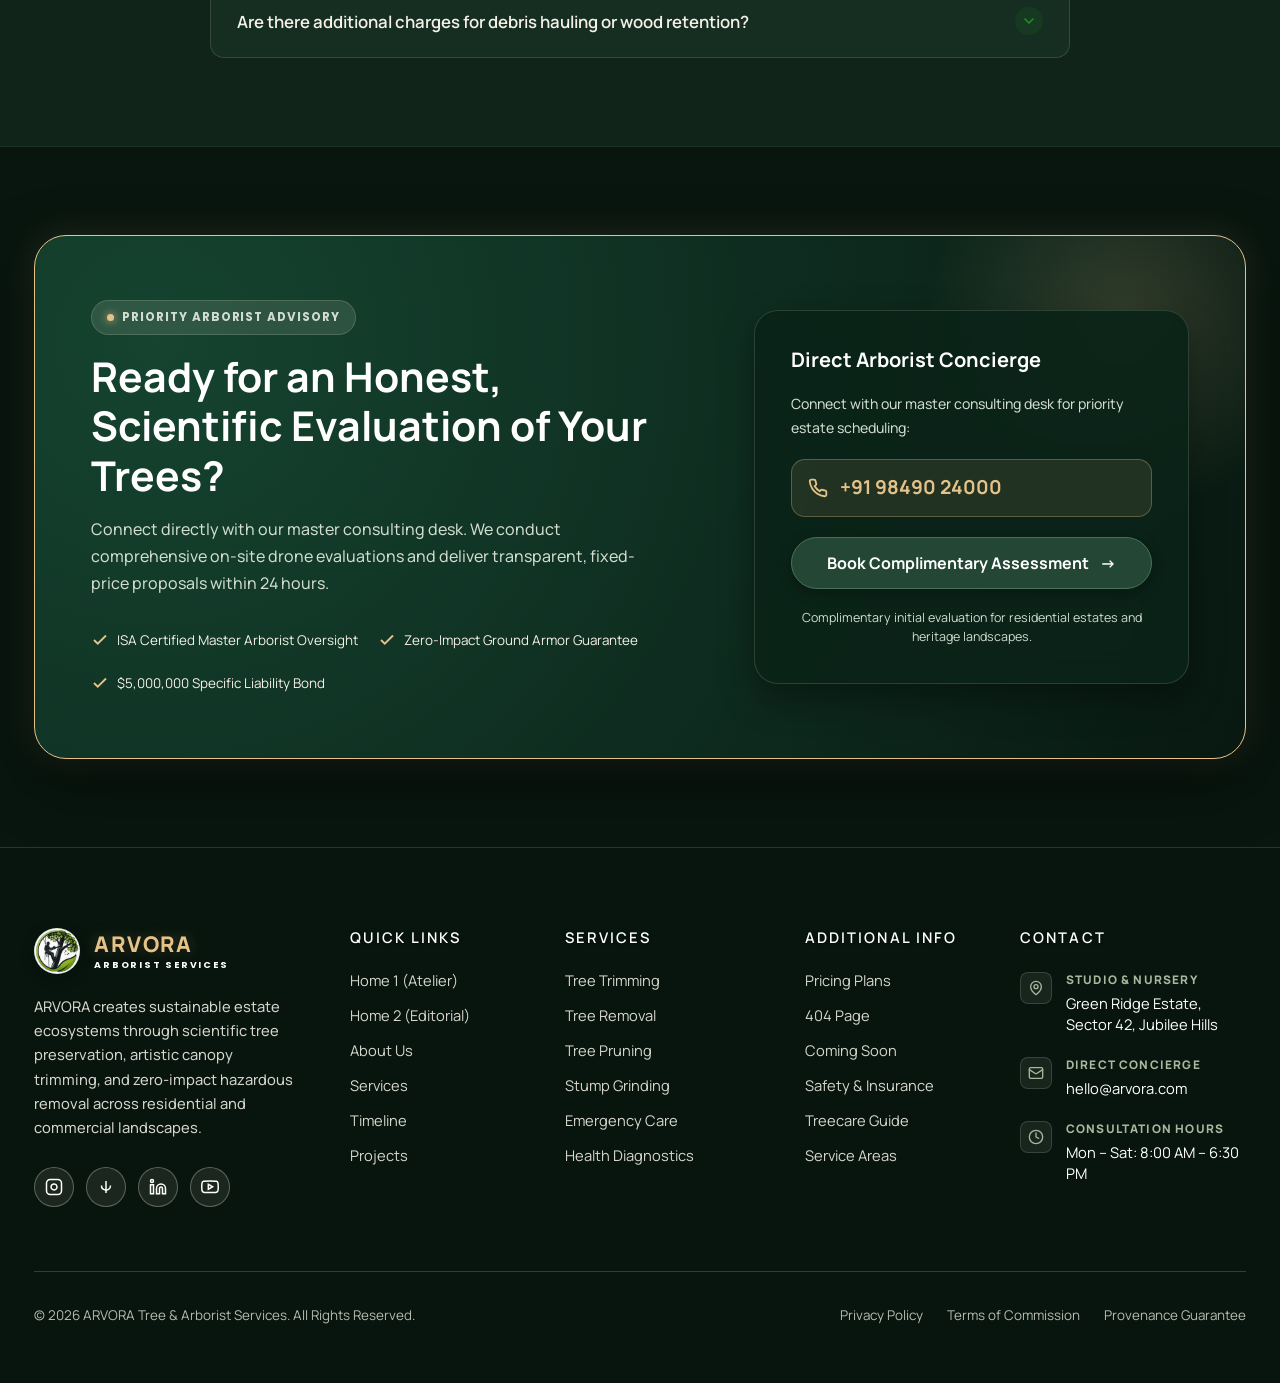
<file: pricing.html>
<!DOCTYPE html>
<html lang="en" dir="ltr" data-theme="dark">

<head>
  <meta charset="UTF-8" />
  <meta name="viewport" content="width=device-width, initial-scale=1.0" />
  <title>Pricing & Commission Tiers — ARVORA Master Arborist Care</title>
  <meta name="description"
    content="Transparent tier pricing for estate specimen tree trimming, hazardous crane removal, scientific health diagnostics, and seasonal custodianship. Zero hidden fees." />

  <link rel="icon" type="image/png" href="assets/logo.png" />
  <link rel="apple-touch-icon" href="assets/logo.png" />

  <link rel="preconnect" href="https://fonts.googleapis.com" />
  <link rel="preconnect" href="https://fonts.gstatic.com" crossorigin />
  <link
    href="https://fonts.googleapis.com/css2?family=Manrope:wght@300;400;500;600;700;800&family=Poppins:ital,wght@0,400;0,500;0,600;0,700;1,400&display=swap"
    rel="stylesheet" />

  <script src="theme-sync.js"></script>

  <link rel="stylesheet" href="index.css" />
  <link rel="stylesheet" href="pricing.css" />
</head>

<body class="has-fixed-header">
  <div class="ambient-glow glow-1" aria-hidden="true"></div>
  <div class="ambient-glow glow-2" aria-hidden="true"></div>

  <header class="atelier-header" id="mainHeader">
    <div class="container header-container">
      <a href="index.html" class="brand-logo" id="headerBrandLogo" aria-label="ARVORA Home">
        <span class="logo-mark">
          <img src="assets/logo.png" alt="ARVORA Logo" class="brand-img" width="46" height="46" />
        </span>
        <span class="brand-text-wrap">
          <span class="brand-name">ARVORA</span>
          <span class="brand-sub">ARBORIST SERVICES</span>
        </span>
      </a>

      <nav class="nav-menu" id="navMenu" aria-label="Primary Navigation">
        <ul class="nav-list">
          <li class="nav-item has-dropdown">
            <a href="index.html" class="nav-link" aria-haspopup="true" aria-expanded="false">
              <span>Home</span>
              <svg class="dropdown-caret" width="10" height="10" viewBox="0 0 24 24" fill="none" stroke="currentColor"
                stroke-width="2.5">
                <polyline points="6 9 12 15 18 9"></polyline>
              </svg>
            </a>
            <ul class="dropdown-menu">
              <li>
                <a href="index.html" class="dropdown-link">
                  <span class="dropdown-dot"></span>
                  <div class="dropdown-info">
                    <span class="dropdown-title">Home 1</span>
                    <span class="dropdown-desc">Atelier & Field Services</span>
                  </div>
                </a>
              </li>
              <li>
                <a href="home2.html" class="dropdown-link">
                  <span class="dropdown-dot"></span>
                  <div class="dropdown-info">
                    <span class="dropdown-title">Home 2 <span class="dropdown-badge">New</span></span>
                    <span class="dropdown-desc">Curated Vault & Editorial</span>
                  </div>
                </a>
              </li>
            </ul>
          </li>
          <li class="nav-item"><a href="about.html" class="nav-link">About</a></li>
          <li class="nav-item"><a href="service.html" class="nav-link">Services</a></li>
          <li class="nav-item"><a href="pricing.html" class="nav-link active">Pricing</a></li>
          <li class="nav-item"><a href="journal.html" class="nav-link">Journals</a></li>
          <li class="nav-item"><a href="contact.html" class="nav-link">Contact</a></li>
          <li class="nav-item"><a href="dashboard.html" class="nav-link"
              id="navDashboardLink">Dashboard</a></li>
        </ul>
      </nav>

      <div class="header-actions">
        <button class="ctrl-btn rtl-toggle-btn" id="rtlToggleBtn" aria-label="Toggle Right to Left direction"
          title="Toggle RTL layout">
          <span class="rtl-label" id="rtlBtnText">RTL</span>
        </button>

        <button class="ctrl-btn theme-toggle-btn" id="themeToggleBtn" aria-label="Toggle dark/light theme"
          title="Toggle theme">
          <span class="theme-icon moon-icon">
            <svg width="18" height="18" viewBox="0 0 24 24" fill="none" stroke="currentColor" stroke-width="2"
              stroke-linecap="round" stroke-linejoin="round">
              <path d="M21 12.79A9 9 0 1 1 11.21 3 7 7 0 0 0 21 12.79z"></path>
            </svg>
          </span>
          <span class="theme-icon sun-icon">
            <svg width="18" height="18" viewBox="0 0 24 24" fill="none" stroke="currentColor" stroke-width="2"
              stroke-linecap="round" stroke-linejoin="round">
              <circle cx="12" cy="12" r="5"></circle>
              <line x1="12" y1="1" x2="12" y2="3"></line>
              <line x1="12" y1="21" x2="12" y2="23"></line>
              <line x1="4.22" y1="4.22" x2="5.64" y2="5.64"></line>
              <line x1="18.36" y1="18.36" x2="19.78" y2="19.78"></line>
              <line x1="1" y1="12" x2="3" y2="12"></line>
              <line x1="21" y1="12" x2="23" y2="12"></line>
              <line x1="4.22" y1="19.78" x2="5.64" y2="18.36"></line>
              <line x1="18.36" y1="5.64" x2="19.78" y2="4.22"></line>
            </svg>
          </span>
        </button>

        <a href="login.html" class="btn btn-login-pill" id="headerLoginBtn" aria-label="Account Login">
          <svg width="15" height="15" viewBox="0 0 24 24" fill="none" stroke="currentColor" stroke-width="2.2"
            stroke-linecap="round" stroke-linejoin="round" class="login-user-icon">
            <path d="M20 21v-2a4 4 0 0 0-4-4H8a4 4 0 0 0-4 4v2"></path>
            <circle cx="12" cy="7" r="4"></circle>
          </svg>
          <span>Login</span>
        </a>

        <button class="hamburger-btn" id="hamburgerBtn" aria-label="Toggle mobile menu" aria-expanded="false">
          <span class="bar bar-1"></span>
          <span class="bar bar-2"></span>
          <span class="bar bar-3"></span>
        </button>
      </div>
    </div>
  </header>

  <div class="mobile-drawer" id="mobileDrawer" aria-hidden="true">
    <div class="drawer-backdrop" id="drawerBackdrop"></div>
    <div class="drawer-content">
      <div class="drawer-top">
        <div class="brand-logo">
          <span class="logo-mark small">
            <img src="assets/logo.png" alt="ARVORA Logo" class="brand-img" width="36" height="36" />
          </span>
          <span class="brand-text-wrap">
            <span class="brand-name">ARVORA</span>
            <span class="brand-sub">ARBORIST SERVICES</span>
          </span>
        </div>
        <button class="drawer-close-btn" id="drawerCloseBtn" aria-label="Close menu">&times;</button>
      </div>

      <div class="drawer-home-switcher">
        <span class="drawer-switcher-label">Explore Home Layout:</span>
        <div class="drawer-switcher-btns">
          <a href="index.html" class="drawer-switch-pill">Home 1 (Atelier)</a>
          <a href="home2.html" class="drawer-switch-pill">Home 2 (Editorial) <span class="mini-badge">New</span></a>
        </div>
      </div>

      <ul class="drawer-nav-list">
        <li><a href="about.html" class="drawer-link">About ARVORA</a></li>
        <li><a href="service.html" class="drawer-link">Services</a></li>
        <li><a href="pricing.html" class="drawer-link active">Pricing</a></li>
        <li><a href="journal.html" class="drawer-link">Journals</a></li>
        <li><a href="contact.html" class="drawer-link">Contact</a></li>
        <li><a href="dashboard.html" class="drawer-link">Dashboard</a></li>
      </ul>

      <div class="drawer-cta-wrap" style="display: flex; flex-direction: column; gap: 0.75rem;">
        <a href="login.html" class="btn btn-login-pill btn-block" style="justify-content: center;">
          <svg width="15" height="15" viewBox="0 0 24 24" fill="none" stroke="currentColor" stroke-width="2.2"
            stroke-linecap="round" stroke-linejoin="round" class="login-user-icon">
            <path d="M20 21v-2a4 4 0 0 0-4-4H8a4 4 0 0 0-4 4v2"></path>
            <circle cx="12" cy="7" r="4"></circle>
          </svg>
          <span>Client & Arborist Login</span>
        </a>
        <button class="btn btn-quote-pill btn-block open-quote-modal">
          <span>Request Free Assessment</span>
          <span class="btn-arrow">→</span>
        </button>
      </div>

      <div class="drawer-footer-contact">
        <p class="drawer-contact-line">Direct Concierge: <strong>hello@arvora.com</strong></p>
        <p class="drawer-contact-line">Phone & WhatsApp: <strong>+91 98490 24000</strong></p>
      </div>
    </div>
  </div>

  <main id="mainContent">

    <section class="pricing-hero-section" id="hero">
      <div class="pricing-hero-bg" aria-hidden="true"></div>
      <div class="pricing-hero-overlay" aria-hidden="true"></div>

      <div class="container pricing-hero-container">
        <div class="pricing-hero-grid">

          <div class="pricing-hero-content">
            <div class="badge-pill">
              <span class="badge-dot"></span>
              <span class="badge-text">TRANSPARENT ESTATE VALUATION • FIXED QUOTES</span>
            </div>

            <h1 class="pricing-hero-title">
              Predictable, Scientific Pricing for Irre<wbr>placeable Estate Canopies.
            </h1>

            <p class="pricing-hero-tagline">
              Transparent tier investments tailored for single specimen centerpieces, comprehensive family estates, and sprawling historic arboretums. No hidden fees, line-item clarity, and zero ground-impact guarantee.
            </p>

            <div class="billing-switcher-container" role="radiogroup" aria-label="Pricing frequency selection">
              <button class="billing-toggle-btn active" id="btnPerVisit" role="radio" aria-checked="true">
                <span>Per-Visit Commission</span>
              </button>
              <button class="billing-toggle-btn" id="btnAnnual" role="radio" aria-checked="false">
                <span>Annual Custodianship</span>
                <span class="save-badge">Save 15%</span>
              </button>
            </div>

            <div class="pricing-trust-strip">
              <div class="pricing-trust-item">
                <svg width="16" height="16" viewBox="0 0 24 24" fill="none" stroke="currentColor" stroke-width="2.5" stroke-linecap="round" stroke-linejoin="round">
                  <polyline points="20 6 9 17 4 12"></polyline>
                </svg>
                <span>ISA Board-Certified Oversight</span>
              </div>
              <div class="pricing-trust-item">
                <svg width="16" height="16" viewBox="0 0 24 24" fill="none" stroke="currentColor" stroke-width="2.5" stroke-linecap="round" stroke-linejoin="round">
                  <polyline points="20 6 9 17 4 12"></polyline>
                </svg>
                <span>$5,000,000 Specific Liability Bond</span>
              </div>
              <div class="pricing-trust-item">
                <svg width="16" height="16" viewBox="0 0 24 24" fill="none" stroke="currentColor" stroke-width="2.5" stroke-linecap="round" stroke-linejoin="round">
                  <polyline points="20 6 9 17 4 12"></polyline>
                </svg>
                <span>Complimentary Initial Triage</span>
              </div>
              <div class="pricing-trust-item">
                <svg width="16" height="16" viewBox="0 0 24 24" fill="none" stroke="currentColor" stroke-width="2.5" stroke-linecap="round" stroke-linejoin="round">
                  <polyline points="20 6 9 17 4 12"></polyline>
                </svg>
                <span>100% Turf Protection Guarantee</span>
              </div>
            </div>
          </div>

          <div class="pricing-hero-visual">
            <div class="pricing-visual-canvas">
              <img src="assets/project_historic_estate.jpg" alt="ISA Certified Arborists performing precision estate canopy sculpting on historic manor grounds" class="pricing-hero-img" />
              <div class="pricing-img-gradient"></div>

              <div class="pricing-floating-badge">
                <span class="badge-icon" aria-hidden="true">
                  <svg width="22" height="22" viewBox="0 0 24 24" fill="none" stroke="currentColor" stroke-width="2" stroke-linecap="round" stroke-linejoin="round">
                    <path d="M20 13c0 5-3.5 7.5-7.66 8.95a1 1 0 0 1-.67-.01C7.5 20.5 4 18 4 13V6a1 1 0 0 1 1-1c2 0 4.5-1.2 6.24-2.72a1.17 1.17 0 0 1 1.52 0C14.51 3.81 17 5 19 5a1 1 0 0 1 1 1z"></path>
                    <path d="m9 12 2 2 4-4"></path>
                  </svg>
                </span>
                <div>
                  <strong>ARVORA Provenance Guarantee</strong>
                  <span>Every cut backed by ISA dendrology standards and full turf protection</span>
                </div>
              </div>
            </div>
          </div>

        </div>
      </div>
    </section>

    <section class="pricing-cards-section" id="packages">
      <div class="container">
        <div class="section-header text-center">
          <div class="badge-pill">
            <span class="badge-dot"></span>
            <span class="badge-text">COMMISSION TIERS • CLEAR VALUATIONS</span>
          </div>
          <h2 class="section-title">Tailored Estate Care Packages</h2>
          <p class="section-subtitle">
            Structured investments tailored for private courtyards, heritage family grounds, and sprawling botanical estates.
          </p>
        </div>

        <div class="pricing-cards-grid">

          <article class="pricing-card">
            <div class="pricing-card-header">
              <h3 class="pricing-tier-name">Essential Care</h3>
              <p class="pricing-tier-tagline">
                Surgical care for single specimen centerpieces &amp; courtyards.
              </p>

              <div class="pricing-price-wrap">
                <span class="price-currency">$</span>
                <span class="price-val" data-tier-idx="0">450</span>
                <span class="price-period">per visit</span>
              </div>

              <div class="pricing-turnaround-row">
                <svg width="14" height="14" viewBox="0 0 24 24" fill="none" stroke="currentColor" stroke-width="2" stroke-linecap="round" stroke-linejoin="round">
                  <circle cx="12" cy="12" r="10"></circle>
                  <polyline points="12 6 12 12 16 14"></polyline>
                </svg>
                <span>3–5 Hours • 1 Specimen</span>
              </div>
            </div>

            <ul class="pricing-inclusions-list">
              <li class="pricing-inclusion-item">
                <svg width="14" height="14" viewBox="0 0 24 24" fill="none" stroke="currentColor" stroke-width="2.8" stroke-linecap="round" stroke-linejoin="round">
                  <polyline points="20 6 9 17 4 12"></polyline>
                </svg>
                <span>ISA Certified Visual Tree Assessment (VTA)</span>
              </li>
              <li class="pricing-inclusion-item">
                <svg width="14" height="14" viewBox="0 0 24 24" fill="none" stroke="currentColor" stroke-width="2.8" stroke-linecap="round" stroke-linejoin="round">
                  <polyline points="20 6 9 17 4 12"></polyline>
                </svg>
                <span>Selective crown thinning &amp; deadwood pruning</span>
              </li>
              <li class="pricing-inclusion-item">
                <svg width="14" height="14" viewBox="0 0 24 24" fill="none" stroke="currentColor" stroke-width="2.8" stroke-linecap="round" stroke-linejoin="round">
                  <polyline points="20 6 9 17 4 12"></polyline>
                </svg>
                <span>Debris chipping &amp; 100% turf rake cleanup</span>
              </li>
              <li class="pricing-inclusion-item">
                <svg width="14" height="14" viewBox="0 0 24 24" fill="none" stroke="currentColor" stroke-width="2.8" stroke-linecap="round" stroke-linejoin="round">
                  <polyline points="20 6 9 17 4 12"></polyline>
                </svg>
                <span>Post-care digital health summary report</span>
              </li>
            </ul>

            <button class="btn btn-outline pricing-card-btn pricing-commission-btn" data-tier="Essential Specimen Care">
              <span>Choose Essential</span>
              <span class="btn-arrow">→</span>
            </button>
          </article>

          <article class="pricing-card featured">
            <span class="pricing-card-badge">MOST POPULAR CHOICE</span>

            <div class="pricing-card-header">
              <h3 class="pricing-tier-name">Estate Masterwork</h3>
              <p class="pricing-tier-tagline">
                Aesthetic sculpting, structural balance &amp; roof clearance.
              </p>

              <div class="pricing-price-wrap">
                <span class="price-currency">$</span>
                <span class="price-val" data-tier-idx="1">1,250</span>
                <span class="price-period">per visit</span>
              </div>

              <div class="pricing-turnaround-row">
                <svg width="14" height="14" viewBox="0 0 24 24" fill="none" stroke="currentColor" stroke-width="2" stroke-linecap="round" stroke-linejoin="round">
                  <circle cx="12" cy="12" r="10"></circle>
                  <polyline points="12 6 12 12 16 14"></polyline>
                </svg>
                <span>1–2 Days • 3 to 8 Mature Trees</span>
              </div>
            </div>

            <ul class="pricing-inclusions-list">
              <li class="pricing-inclusion-item">
                <svg width="14" height="14" viewBox="0 0 24 24" fill="none" stroke="currentColor" stroke-width="2.8" stroke-linecap="round" stroke-linejoin="round">
                  <polyline points="20 6 9 17 4 12"></polyline>
                </svg>
                <span>Drone canopy mapping &amp; sightline tuning</span>
              </li>
              <li class="pricing-inclusion-item">
                <svg width="14" height="14" viewBox="0 0 24 24" fill="none" stroke="currentColor" stroke-width="2.8" stroke-linecap="round" stroke-linejoin="round">
                  <polyline points="20 6 9 17 4 12"></polyline>
                </svg>
                <span>Precision canopy trimming up to 60 ft</span>
              </li>
              <li class="pricing-inclusion-item">
                <svg width="14" height="14" viewBox="0 0 24 24" fill="none" stroke="currentColor" stroke-width="2.8" stroke-linecap="round" stroke-linejoin="round">
                  <polyline points="20 6 9 17 4 12"></polyline>
                </svg>
                <span>Acoustic sonic decay scan on trunk unions</span>
              </li>
              <li class="pricing-inclusion-item">
                <svg width="14" height="14" viewBox="0 0 24 24" fill="none" stroke="currentColor" stroke-width="2.8" stroke-linecap="round" stroke-linejoin="round">
                  <polyline points="20 6 9 17 4 12"></polyline>
                </svg>
                <span>Targeted cambium nutrition &amp; 1-Yr Guarantee</span>
              </li>
            </ul>

            <button class="btn btn-primary pricing-card-btn pricing-commission-btn" data-tier="Estate Masterwork Program">
              <span>Choose Masterwork</span>
              <span class="btn-arrow">→</span>
            </button>
          </article>

          <article class="pricing-card">
            <div class="pricing-card-header">
              <h3 class="pricing-tier-name">Sanctuary Reserve</h3>
              <p class="pricing-tier-tagline">
                Master stewardship for historic groves &amp; ancient monuments.
              </p>

              <div class="pricing-price-wrap">
                <span class="price-currency">$</span>
                <span class="price-val" data-tier-idx="2">2,850</span>
                <span class="price-period">per visit</span>
              </div>

              <div class="pricing-turnaround-row">
                <svg width="14" height="14" viewBox="0 0 24 24" fill="none" stroke="currentColor" stroke-width="2" stroke-linecap="round" stroke-linejoin="round">
                  <circle cx="12" cy="12" r="10"></circle>
                  <polyline points="12 6 12 12 16 14"></polyline>
                </svg>
                <span>3–5 Days • Unlimited Scope</span>
              </div>
            </div>

            <ul class="pricing-inclusions-list">
              <li class="pricing-inclusion-item">
                <svg width="14" height="14" viewBox="0 0 24 24" fill="none" stroke="currentColor" stroke-width="2.8" stroke-linecap="round" stroke-linejoin="round">
                  <polyline points="20 6 9 17 4 12"></polyline>
                </svg>
                <span>Crane &amp; spider lift aerial deployment</span>
              </li>
              <li class="pricing-inclusion-item">
                <svg width="14" height="14" viewBox="0 0 24 24" fill="none" stroke="currentColor" stroke-width="2.8" stroke-linecap="round" stroke-linejoin="round">
                  <polyline points="20 6 9 17 4 12"></polyline>
                </svg>
                <span>3D acoustic tomography &amp; root radar</span>
              </li>
              <li class="pricing-inclusion-item">
                <svg width="14" height="14" viewBox="0 0 24 24" fill="none" stroke="currentColor" stroke-width="2.8" stroke-linecap="round" stroke-linejoin="round">
                  <polyline points="20 6 9 17 4 12"></polyline>
                </svg>
                <span>Dynamic synthetic cabling &amp; limb bracing</span>
              </li>
              <li class="pricing-inclusion-item">
                <svg width="14" height="14" viewBox="0 0 24 24" fill="none" stroke="currentColor" stroke-width="2.8" stroke-linecap="round" stroke-linejoin="round">
                  <polyline points="20 6 9 17 4 12"></polyline>
                </svg>
                <span>24/7 Priority Emergency Storm Concierge</span>
              </li>
            </ul>

            <button class="btn btn-outline pricing-card-btn pricing-commission-btn" data-tier="Centennial Sanctuary Reserve">
              <span>Choose Sanctuary</span>
              <span class="btn-arrow">→</span>
            </button>
          </article>

        </div>
      </div>
    </section>

    <section class="pricing-benefits-section" id="benefits">
      <div class="container">
        <div class="section-header text-center">
          <div class="badge-pill">
            <span class="badge-dot"></span>
            <span class="badge-text">UNIVERSAL ASSURANCES</span>
          </div>
          <h2 class="section-title">Included Across Every Commission Tier</h2>
          <p class="section-subtitle">
            Regardless of package scale, every client receives our uncompromising standards of biological care and property protection.
          </p>
        </div>

        <div class="benefits-grid">
          <div class="benefit-card">
            <div class="benefit-icon-bubble" aria-hidden="true">
              <svg viewBox="0 0 24 24" fill="none" stroke="currentColor" stroke-width="2" stroke-linecap="round" stroke-linejoin="round">
                <path d="M12 22s8-4 8-10V5l-8-3-8 3v7c0 6 8 10 8 10z"></path>
              </svg>
            </div>
            <h3 class="benefit-title">Zero-Impact Turf Armor</h3>
            <p class="benefit-desc">
              We lay interlocking composite track mats from entry gates to work zones, dispersing multi-ton machine loads and ensuring zero tire ruts on fine lawns.
            </p>
          </div>

          <div class="benefit-card">
            <div class="benefit-icon-bubble" aria-hidden="true">
              <svg viewBox="0 0 24 24" fill="none" stroke="currentColor" stroke-width="2" stroke-linecap="round" stroke-linejoin="round">
                <path d="M14.5 2H6a2 2 0 0 0-2 2v16a2 2 0 0 0 2 2h12a2 2 0 0 0 2-2V7.5L14.5 2z"></path>
                <polyline points="14 2 14 8 20 8"></polyline>
                <path d="m9 15 2 2 4-4"></path>
              </svg>
            </div>
            <h3 class="benefit-title">$5,000,000 Liability Bond</h3>
            <p class="benefit-desc">
              Every operation carries five million dollars in comprehensive arboricultural liability coverage, fully protecting historic homes, pools, and glass solariums.
            </p>
          </div>

          <div class="benefit-card">
            <div class="benefit-icon-bubble" aria-hidden="true">
              <svg viewBox="0 0 24 24" fill="none" stroke="currentColor" stroke-width="2" stroke-linecap="round" stroke-linejoin="round">
                <circle cx="12" cy="8" r="6"></circle>
                <path d="M15.477 12.89 17 22l-5-3-5 3 1.523-9.11"></path>
              </svg>
            </div>
            <h3 class="benefit-title">100% ISA Certified Team</h3>
            <p class="benefit-desc">
              We never deploy uncertified day laborers or untrained contractors. Every cut is calculated and made by trained tree surgeons and certified dendrologists.
            </p>
          </div>

          <div class="benefit-card">
            <div class="benefit-icon-bubble" aria-hidden="true">
              <svg viewBox="0 0 24 24" fill="none" stroke="currentColor" stroke-width="2" stroke-linecap="round" stroke-linejoin="round">
                <circle cx="12" cy="12" r="10"></circle>
                <polyline points="12 6 12 12 16 14"></polyline>
              </svg>
            </div>
            <h3 class="benefit-title">Fixed Line-Item Pricing</h3>
            <p class="benefit-desc">
              Our written proposals represent total fixed fees. No post-work dump charges, equipment rental surcharges, or unexpected travel fees. Guaranteed.
            </p>
          </div>
        </div>
      </div>
    </section>

    <section class="pricing-faqs-section" id="faqs">
      <div class="container">
        <div class="section-header text-center">
          <div class="badge-pill">
            <span class="badge-dot"></span>
            <span class="badge-text">TRANSPARENT FINANCIAL SCOPE • FAQS</span>
          </div>
          <h2 class="section-title">Frequently Asked Pricing Questions</h2>
          <p class="section-subtitle">
            Clear, upfront guidance on consultations, permit filings, emergency fees, and annual stewardship arrangements.
          </p>
        </div>

        <div class="pricing-faqs-container">

          <div class="pricing-faq-card active">
            <button class="pricing-faq-trigger" aria-expanded="true">
              <span>Are on-site consultations and initial estimates complimentary?</span>
              <span class="pricing-faq-icon" aria-hidden="true">
                <svg viewBox="0 0 24 24" fill="none" stroke="currentColor" stroke-width="2.5" stroke-linecap="round" stroke-linejoin="round">
                  <polyline points="6 9 12 15 18 9"></polyline>
                </svg>
              </span>
            </button>
            <div class="pricing-faq-body">
              <p class="pricing-faq-answer">
                Yes. For residential estates and heritage landscapes, we conduct a complimentary initial visual assessment. A certified arborist inspects canopy mass, signs of wood decay, and vehicle access constraints, followed by a transparent, written fixed-price proposal within 24 hours.
              </p>
            </div>
          </div>

          <div class="pricing-faq-card">
            <button class="pricing-faq-trigger" aria-expanded="false">
              <span>How do you calculate the exact price for complex tree removal?</span>
              <span class="pricing-faq-icon" aria-hidden="true">
                <svg viewBox="0 0 24 24" fill="none" stroke="currentColor" stroke-width="2.5" stroke-linecap="round" stroke-linejoin="round">
                  <polyline points="6 9 12 15 18 9"></polyline>
                </svg>
              </span>
            </button>
            <div class="pricing-faq-body">
              <p class="pricing-faq-answer">
                Removal costs depend strictly on physical factors: overall tree height, trunk diameter, proximity to homes and powerlines, crane rigging requirements, and structural wood soundness. Our estimates are strictly itemized so you see exact allocations for crane setup, climbers, chipping, and stump remediation.
              </p>
            </div>
          </div>

          <div class="pricing-faq-card">
            <button class="pricing-faq-trigger" aria-expanded="false">
              <span>Do package prices include municipal tree removal permits?</span>
              <span class="pricing-faq-icon" aria-hidden="true">
                <svg viewBox="0 0 24 24" fill="none" stroke="currentColor" stroke-width="2.5" stroke-linecap="round" stroke-linejoin="round">
                  <polyline points="6 9 12 15 18 9"></polyline>
                </svg>
              </span>
            </button>
            <div class="pricing-faq-body">
              <p class="pricing-faq-answer">
                Our team handles all municipal filing, arborist diagnostic affidavits, and heritage tree compliance documentation. Any city permit application fee is passed directly at municipal cost with zero administrative markups.
              </p>
            </div>
          </div>

          <div class="pricing-faq-card">
            <button class="pricing-faq-trigger" aria-expanded="false">
              <span>What is the advantage of the Annual Custodianship program?</span>
              <span class="pricing-faq-icon" aria-hidden="true">
                <svg viewBox="0 0 24 24" fill="none" stroke="currentColor" stroke-width="2.5" stroke-linecap="round" stroke-linejoin="round">
                  <polyline points="6 9 12 15 18 9"></polyline>
                </svg>
              </span>
            </button>
            <div class="pricing-faq-body">
              <p class="pricing-faq-answer">
                Annual Custodianship delivers ongoing biological stewardship across the seasons: quarterly crown assessments, scheduled pre-storm weight thinning, deep root mycorrhizal inoculations, priority 24/7 emergency dispatch, and a 15% overall savings compared to piecemeal visits.
              </p>
            </div>
          </div>

          <div class="pricing-faq-card">
            <button class="pricing-faq-trigger" aria-expanded="false">
              <span>What insurance safeguards are active while your crew is on site?</span>
              <span class="pricing-faq-icon" aria-hidden="true">
                <svg viewBox="0 0 24 24" fill="none" stroke="currentColor" stroke-width="2.5" stroke-linecap="round" stroke-linejoin="round">
                  <polyline points="6 9 12 15 18 9"></polyline>
                </svg>
              </span>
            </button>
            <div class="pricing-faq-body">
              <p class="pricing-faq-answer">
                ARVORA maintains $5,000,000 in comprehensive specific arborist liability insurance along with full statutory workers' compensation for all personnel. Certificates naming your estate or trust as an additional insured are provided prior to equipment arrival.
              </p>
            </div>
          </div>

          <div class="pricing-faq-card">
            <button class="pricing-faq-trigger" aria-expanded="false">
              <span>Are there additional charges for debris hauling or wood retention?</span>
              <span class="pricing-faq-icon" aria-hidden="true">
                <svg viewBox="0 0 24 24" fill="none" stroke="currentColor" stroke-width="2.5" stroke-linecap="round" stroke-linejoin="round">
                  <polyline points="6 9 12 15 18 9"></polyline>
                </svg>
              </span>
            </button>
            <div class="pricing-faq-body">
              <p class="pricing-faq-answer">
                All package tiers include 100% complete debris removal, chipping, and lawn blow-down. If you wish to retain hardwood timber for estate firewood or have organic wood chips topdressed across garden beds, our crew will split and stack the material at no extra charge.
              </p>
            </div>
          </div>

        </div>
      </div>
    </section>

    <section class="pricing-cta-section" id="cta">
      <div class="container">
        <div class="pricing-cta-banner">
          <div class="pricing-cta-glow" aria-hidden="true"></div>

          <div class="pricing-cta-content">
            <div class="badge-pill">
              <span class="badge-dot"></span>
              <span class="badge-text">PRIORITY ARBORIST ADVISORY</span>
            </div>

            <h2 class="pricing-cta-headline">
              Ready for an Honest, Scientific Evaluation of Your Trees?
            </h2>

            <p class="pricing-cta-desc">
              Connect directly with our master consulting desk. We conduct comprehensive on-site drone evaluations and deliver transparent, fixed-price proposals within 24 hours.
            </p>

            <div class="pricing-trust-badges-row">
              <div class="pricing-trust-badge">
                <svg width="18" height="18" viewBox="0 0 24 24" fill="none" stroke="currentColor" stroke-width="2.5">
                  <polyline points="20 6 9 17 4 12"></polyline>
                </svg>
                <span>ISA Certified Master Arborist Oversight</span>
              </div>
              <div class="pricing-trust-badge">
                <svg width="18" height="18" viewBox="0 0 24 24" fill="none" stroke="currentColor" stroke-width="2.5">
                  <polyline points="20 6 9 17 4 12"></polyline>
                </svg>
                <span>Zero-Impact Ground Armor Guarantee</span>
              </div>
              <div class="pricing-trust-badge">
                <svg width="18" height="18" viewBox="0 0 24 24" fill="none" stroke="currentColor" stroke-width="2.5">
                  <polyline points="20 6 9 17 4 12"></polyline>
                </svg>
                <span>$5,000,000 Specific Liability Bond</span>
              </div>
            </div>
          </div>

          <div class="pricing-action-box">
            <h3>Direct Arborist Concierge</h3>
            <p style="font-size: 0.88rem; color: var(--text-secondary); margin: 0;">
              Connect with our master consulting desk for priority estate scheduling:
            </p>
            <a href="tel:+919849024000" class="pricing-direct-phone" id="pricingPhoneLink">
              <svg width="20" height="20" viewBox="0 0 24 24" fill="none" stroke="currentColor" stroke-width="2.2">
                <path d="M22 16.92v3a2 2 0 0 1-2.18 2 19.79 19.79 0 0 1-8.63-3.07 19.5 19.5 0 0 1-6-6 19.79 19.79 0 0 1-3.07-8.67A2 2 0 0 1 4.11 2h3a2 2 0 0 1 2 1.72 12.84 12.84 0 0 0 .7 2.81 2 2 0 0 1-.45 2.11L8.09 9.91a16 16 0 0 0 6 6l1.27-1.27a2 2 0 0 1 2.11-.45 12.84 12.84 0 0 0 2.81.7A2 2 0 0 1 22 16.92z"></path>
              </svg>
              <span>+91 98490 24000</span>
            </a>
            <button class="btn btn-primary btn-block btn-lg open-quote-modal" id="pricingHeroCommissionBtn" data-tier="Comprehensive Estate Assessment">
              <span>Book Complimentary Assessment</span>
              <span class="btn-arrow">→</span>
            </button>
            <span class="pricing-concierge-note">Complimentary initial evaluation for residential estates and heritage landscapes.</span>
          </div>
        </div>
      </div>
    </section>

    <footer class="atelier-footer">
      <div class="container footer-main-content">
        <div class="atelier-footer-grid">

          <div class="footer-col brand-col">
            <a href="index.html" class="brand-logo footer-brand-logo" aria-label="ARVORA Home">
              <span class="logo-mark">
                <img src="assets/logo.png" alt="ARVORA Logo" class="brand-img" width="46" height="46" />
              </span>
              <span class="brand-text-wrap">
                <span class="brand-name font-light">ARVORA</span>
                <span class="brand-sub font-sage">ARBORIST SERVICES</span>
              </span>
            </a>

            <p class="brand-bio-text">
              ARVORA creates sustainable estate ecosystems through scientific tree preservation, artistic canopy
              trimming, and zero-impact hazardous removal across residential and commercial landscapes.
            </p>

            <div class="social-links-row">
              <a href="https://instagram.com" target="_blank" rel="noopener noreferrer" class="circle-social-btn"
                aria-label="Instagram">
                <svg width="18" height="18" viewBox="0 0 24 24" fill="none" stroke="currentColor" stroke-width="2">
                  <rect x="2" y="2" width="20" height="20" rx="5" ry="5"></rect>
                  <path d="M16 11.37A4 4 0 1 1 12.63 8 4 4 0 0 1 16 11.37z"></path>
                  <line x1="17.5" y1="6.5" x2="17.51" y2="6.5"></line>
                </svg>
              </a>
              <a href="https://pinterest.com" target="_blank" rel="noopener noreferrer" class="circle-social-btn"
                aria-label="Pinterest">
                <svg width="18" height="18" viewBox="0 0 24 24" fill="none" stroke="currentColor" stroke-width="2">
                  <line x1="12" y1="4" x2="12" y2="20"></line>
                  <path d="M18 10a6 6 0 1 1-12 0c0 3 2 5.5 5 5.5"></path>
                </svg>
              </a>
              <a href="https://linkedin.com" target="_blank" rel="noopener noreferrer" class="circle-social-btn"
                aria-label="LinkedIn">
                <svg width="18" height="18" viewBox="0 0 24 24" fill="none" stroke="currentColor" stroke-width="2">
                  <path d="M16 8a6 6 0 0 1 6 6v7h-4v-7a2 2 0 0 0-2-2 2 2 0 0 0-2 2v7h-4v-7a6 6 0 0 1 6-6z"></path>
                  <rect x="2" y="9" width="4" height="12"></rect>
                  <circle cx="4" cy="4" r="2"></circle>
                </svg>
              </a>
              <a href="https://youtube.com" target="_blank" rel="noopener noreferrer" class="circle-social-btn"
                aria-label="YouTube">
                <svg width="18" height="18" viewBox="0 0 24 24" fill="none" stroke="currentColor" stroke-width="2">
                  <path
                    d="M22.54 6.42a2.78 2.78 0 0 0-1.94-2C18.88 4 12 4 12 4s-6.88 0-8.6.46a2.78 2.78 0 0 0-1.94 2A29 29 0 0 0 1 11.75a29 29 0 0 0 .46 5.33A2.78 2.78 0 0 0 3.4 19c1.72.46 8.6.46 8.6.46s6.88 0 8.6-.46a2.78 2.78 0 0 0 1.94-2 29 29 0 0 0 .46-5.25 29 29 0 0 0-.46-5.33z">
                  </path>
                  <polygon points="9.75 15.02 15.5 11.75 9.75 8.48 9.75 15.02"></polygon>
                </svg>
              </a>
            </div>
          </div>

          <div class="footer-col">
            <h4 class="col-title">QUICK LINKS</h4>
            <ul class="col-links-list">
              <li><a href="index.html">Home 1 (Atelier)</a></li>
              <li><a href="home2.html">Home 2 (Editorial)</a></li>
              <li><a href="about.html">About Us</a></li>
              <li><a href="service.html">Services</a></li>
              <li><a href="about.html#timeline">Timeline</a></li>
              <li><a href="index.html#projects">Projects</a></li>
            </ul>
          </div>

          <div class="footer-col">
            <h4 class="col-title">SERVICES</h4>
            <ul class="col-links-list">
              <li><a href="service detail.html?service=trimming">Tree Trimming</a></li>
              <li><a href="service detail.html?service=removal">Tree Removal</a></li>
              <li><a href="service detail.html?service=pruning">Tree Pruning</a></li>
              <li><a href="service detail.html?service=stump">Stump Grinding</a></li>
              <li><a href="service detail.html?service=emergency">Emergency Care</a></li>
              <li><a href="service detail.html?service=health">Health Diagnostics</a></li>
            </ul>
          </div>

          <div class="footer-col">
            <h4 class="col-title">ADDITIONAL INFO</h4>
            <ul class="col-links-list">
              <li><a href="pricing.html">Pricing Plans</a></li>
              <li><a href="404.html">404 Page</a></li>
              <li><a href="comingsoon.html">Coming Soon</a></li>
              <li><a href="service.html#faqs">Safety & Insurance</a></li>
              <li><a href="journal.html">Treecare Guide</a></li>
              <li><a href="contact.html#contactAddresses">Service Areas</a></li>
            </ul>
          </div>

          <div class="footer-col contact-col">
            <h4 class="col-title">CONTACT</h4>
            <ul class="contact-items-list">
              <li class="contact-item">
                <span class="contact-icon" aria-hidden="true">
                  <svg width="16" height="16" viewBox="0 0 24 24" fill="none" stroke="currentColor" stroke-width="2"
                    stroke-linecap="round" stroke-linejoin="round">
                    <path d="M20 10c0 6-8 12-8 12s-8-6-8-12a8 8 0 0 1 16 0Z"></path>
                    <circle cx="12" cy="10" r="3"></circle>
                  </svg>
                </span>
                <div class="contact-text">
                  <span class="contact-label">STUDIO & NURSERY</span>
                  <span class="contact-val">Green Ridge Estate, Sector 42, Jubilee Hills</span>
                </div>
              </li>
              <li class="contact-item">
                <span class="contact-icon" aria-hidden="true">
                  <svg width="16" height="16" viewBox="0 0 24 24" fill="none" stroke="currentColor" stroke-width="2"
                    stroke-linecap="round" stroke-linejoin="round">
                    <rect width="20" height="16" x="2" y="4" rx="2"></rect>
                    <path d="m22 7-8.97 5.7a1.94 1.94 0 0 1-2.06 0L2 7"></path>
                  </svg>
                </span>
                <div class="contact-text">
                  <span class="contact-label">DIRECT CONCIERGE</span>
                  <a href="mailto:hello@arvora.com" class="contact-val hover-link">hello@arvora.com</a>
                </div>
              </li>
              <li class="contact-item">
                <span class="contact-icon" aria-hidden="true">
                  <svg width="16" height="16" viewBox="0 0 24 24" fill="none" stroke="currentColor" stroke-width="2"
                    stroke-linecap="round" stroke-linejoin="round">
                    <circle cx="12" cy="12" r="10"></circle>
                    <polyline points="12 6 12 12 16 14"></polyline>
                  </svg>
                </span>
                <div class="contact-text">
                  <span class="contact-label">CONSULTATION HOURS</span>
                  <span class="contact-val">Mon – Sat: 8:00 AM – 6:30 PM</span>
                </div>
              </li>
            </ul>
          </div>

        </div>

        <div class="atelier-footer-bottom">
          <div class="bottom-copy">
            © 2026 ARVORA Tree & Arborist Services. All Rights Reserved.
          </div>
          <div class="bottom-links">
            <a href="index.html#privacy">Privacy Policy</a>
            <a href="index.html#terms">Terms of Commission</a>
            <a href="index.html#guarantee">Provenance Guarantee</a>
          </div>
        </div>
      </div>
    </footer>
  </main>

  <div class="modal-overlay" id="quoteModal" aria-hidden="true" role="dialog" aria-labelledby="modalTitle">
    <div class="modal-card">
      <button class="modal-close-btn" id="modalCloseBtn" aria-label="Close dialog">&times;</button>

      <div class="modal-header">
        <div class="badge-pill">
          <span class="badge-dot"></span>
          <span class="badge-text">ESTIMATE & CONSULTATION</span>
        </div>
        <h3 class="modal-title" id="modalTitle">Request Your Free Assessment</h3>
        <p class="modal-desc">
          Tell us about your trees and property. An ARVORA certified arborist will provide a complimentary evaluation.
        </p>
      </div>

      <form class="quote-form" id="quoteForm">
        <div class="form-row">
          <div class="form-group">
            <label for="userName">Full Name *</label>
            <input type="text" id="userName" name="name" required placeholder="e.g. Robert Vance" />
          </div>
          <div class="form-group">
            <label for="userPhone">Phone Number *</label>
            <input type="tel" id="userPhone" name="phone" required placeholder="+91 98490 24000" />
          </div>
        </div>

        <div class="form-row">
          <div class="form-group">
            <label for="userEmail">Email Address *</label>
            <input type="email" id="userEmail" name="email" required placeholder="name@domain.com" />
          </div>
          <div class="form-group">
            <label for="serviceSelect">Service Required</label>
            <select id="serviceSelect" name="service">
              <option value="Essential Specimen Care">Essential Specimen Care Tier</option>
              <option value="Estate Masterwork Program" selected>Estate Masterwork Tier (Recommended)</option>
              <option value="Centennial Sanctuary Reserve">Centennial Sanctuary Reserve Tier</option>
              <option value="Annual Custodianship">Annual Custodianship Program</option>
              <option value="Tree Trimming">Canopy Trimming & Pruning</option>
              <option value="Hazardous Removal">Crane Hazardous Removal</option>
              <option value="Health Diagnostics">Acoustic Sonic Diagnostics</option>
            </select>
          </div>
        </div>

        <div class="form-group">
          <label for="userNotes">Property Details & Specimen Notes</label>
          <textarea id="userNotes" name="notes" rows="3"
            placeholder="Tell us about the trees (species, height, gate access, or safety concerns)..."></textarea>
        </div>

        <div class="form-submit-row">
          <button type="submit" class="btn btn-primary btn-block btn-lg" id="submitQuoteBtn">
            <span>Submit Assessment Request</span>
            <span class="btn-arrow">→</span>
          </button>
        </div>
        <p class="form-privacy-note">
          Your personal details are treated with utmost privacy. We never share estate contact data.
        </p>
      </form>
    </div>
  </div>

  <div class="modal-overlay login-modal-overlay" id="loginModal" aria-hidden="true" role="dialog"
    aria-labelledby="loginModalTitle">
    <div class="modal-card login-modal-card">
      <button class="modal-close-btn" id="loginModalCloseBtn" aria-label="Close dialog">&times;</button>

      <div class="modal-header">
        <div class="badge-pill">
          <span class="badge-dot"></span>
          <span class="badge-text">CLIENT & ARBORIST PORTAL</span>
        </div>
        <h3 class="modal-title" id="loginModalTitle">Welcome to ARVORA Portal</h3>
        <p class="modal-desc">Access your estate canopy diagnostic records, work orders, and digital specimen passports.</p>
      </div>

      <div class="portal-role-toggle" role="tablist">
        <button class="role-btn active" id="roleClientBtn" role="tab" aria-selected="true">
          <span>Estate Client</span>
        </button>
        <button class="role-btn" id="roleArboristBtn" role="tab" aria-selected="false">
          <span>ISA Arborist</span>
        </button>
      </div>

      <form class="login-form" id="loginForm">
        <div class="form-group">
          <label for="loginEmail">Account Email *</label>
          <input type="email" id="loginEmail" required placeholder="client@estate.com" />
        </div>

        <div class="form-group">
          <div class="label-with-link">
            <label for="loginPassword">Password *</label>
            <a href="javascript:void(0)" class="forgot-link" id="forgotPasswordLink">Forgot?</a>
          </div>
          <input type="password" id="loginPassword" required placeholder="••••••••" />
        </div>

        <div class="login-actions">
          <label class="remember-wrap">
            <input type="checkbox" id="rememberMe" />
            <span>Keep me authenticated</span>
          </label>
        </div>

        <button type="submit" class="btn btn-primary btn-block btn-lg" id="submitLoginBtn">
          <span>Authenticate & Access</span>
          <span class="btn-arrow">→</span>
        </button>
      </form>
    </div>
  </div>

  <script src="index.js"></script>
  <script src="pricing.js"></script>
</body>

</html>
</file>
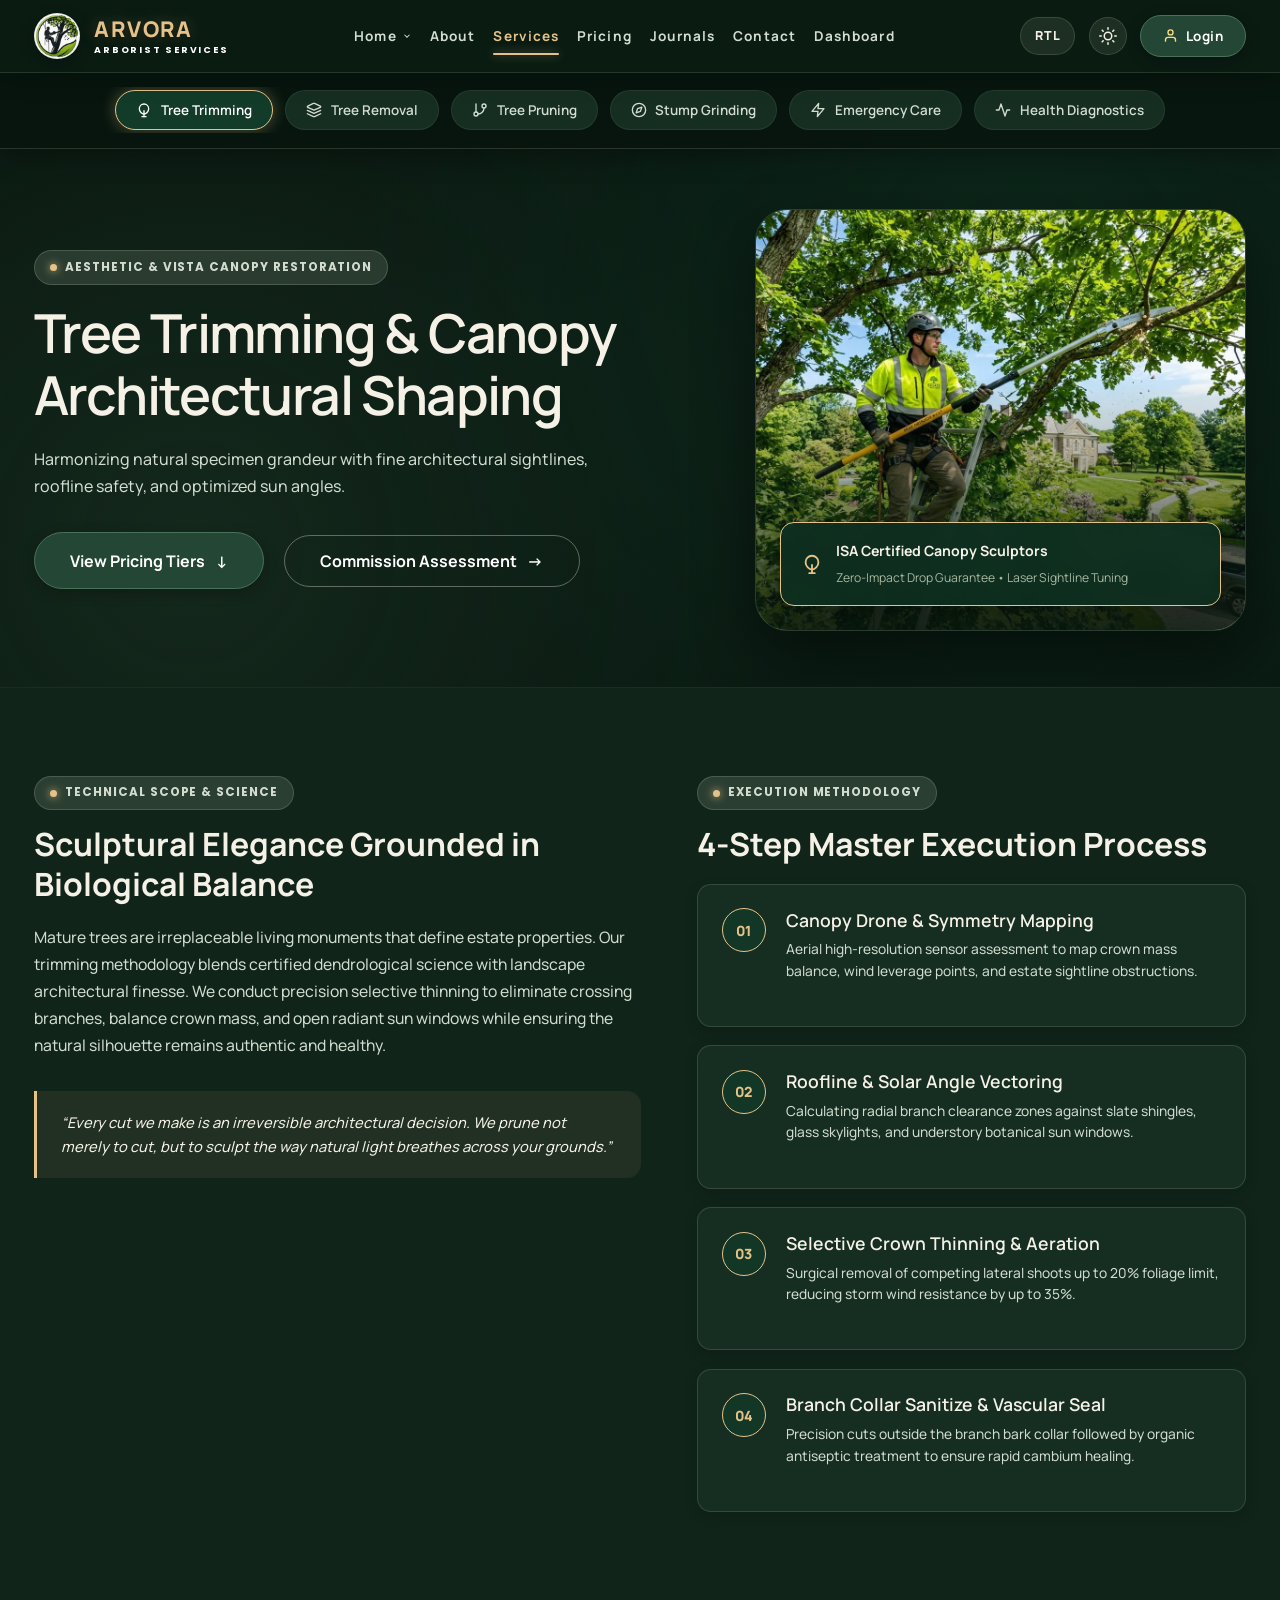
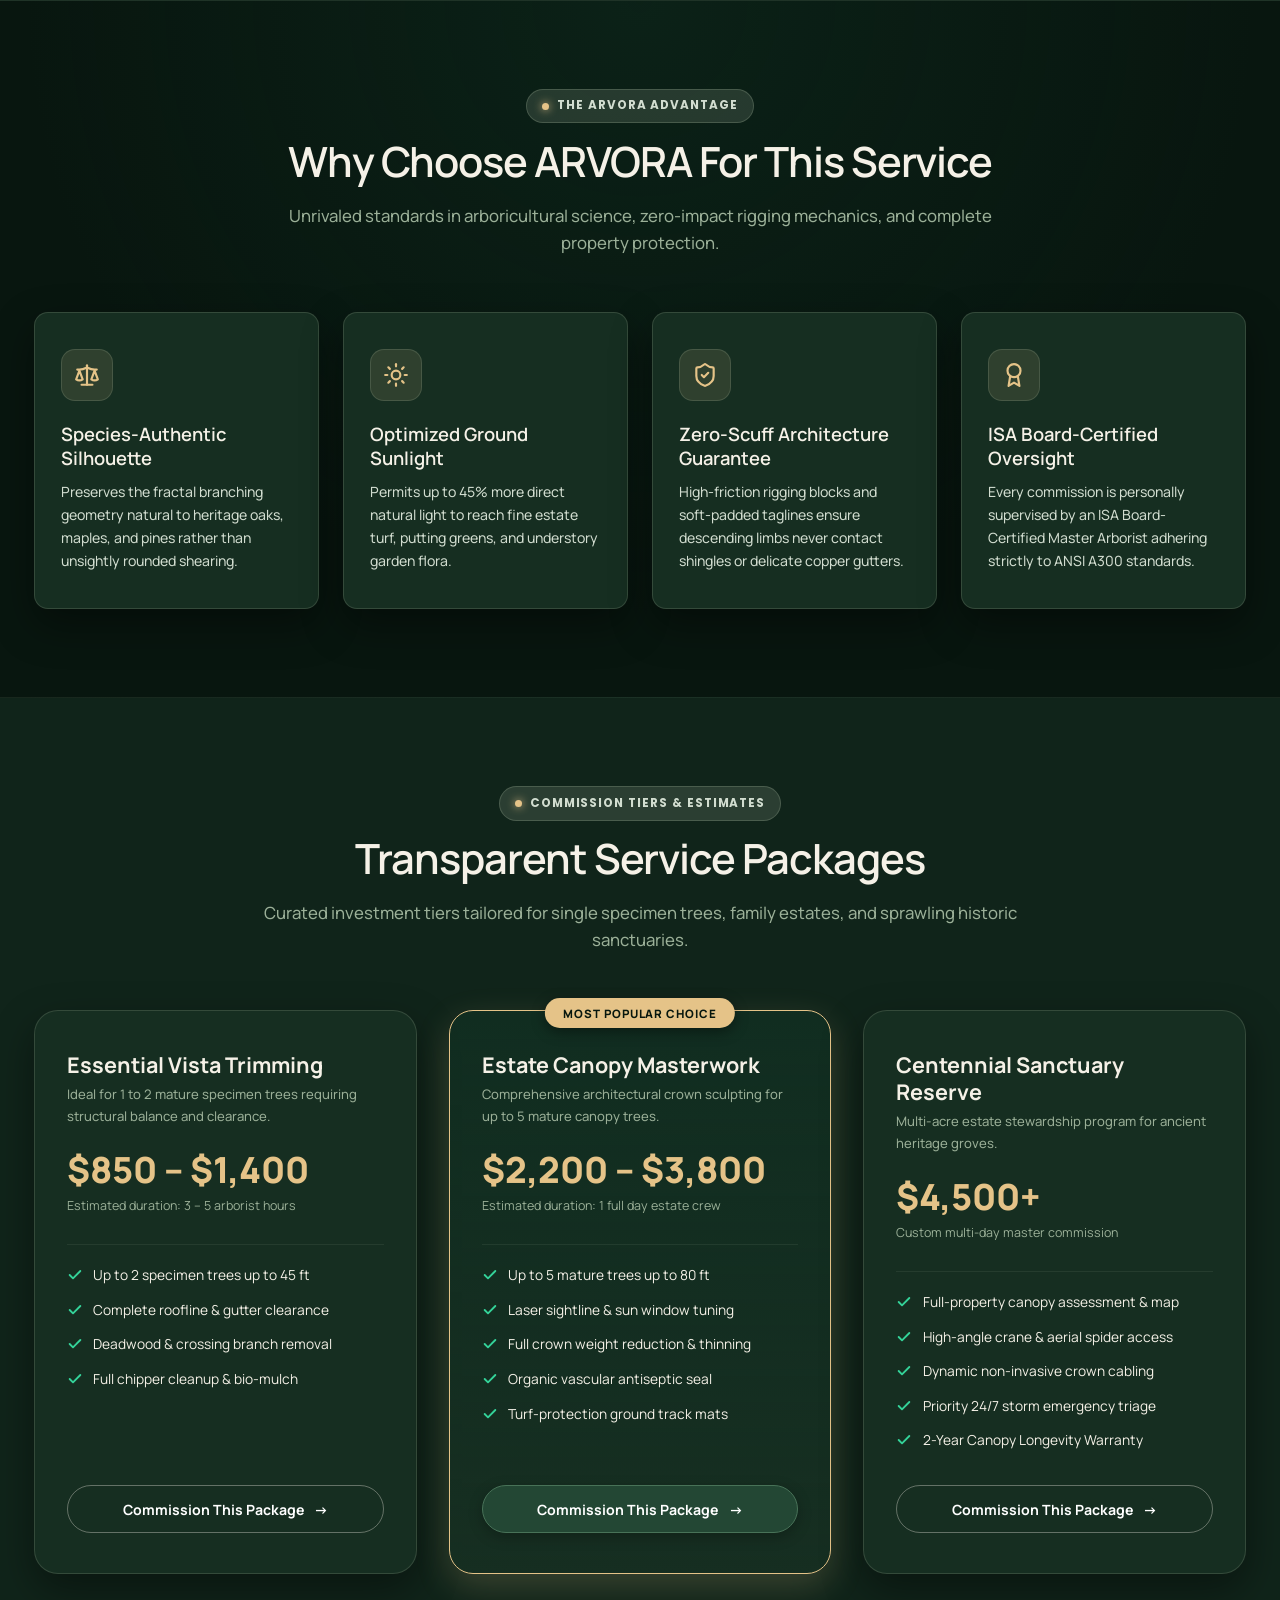
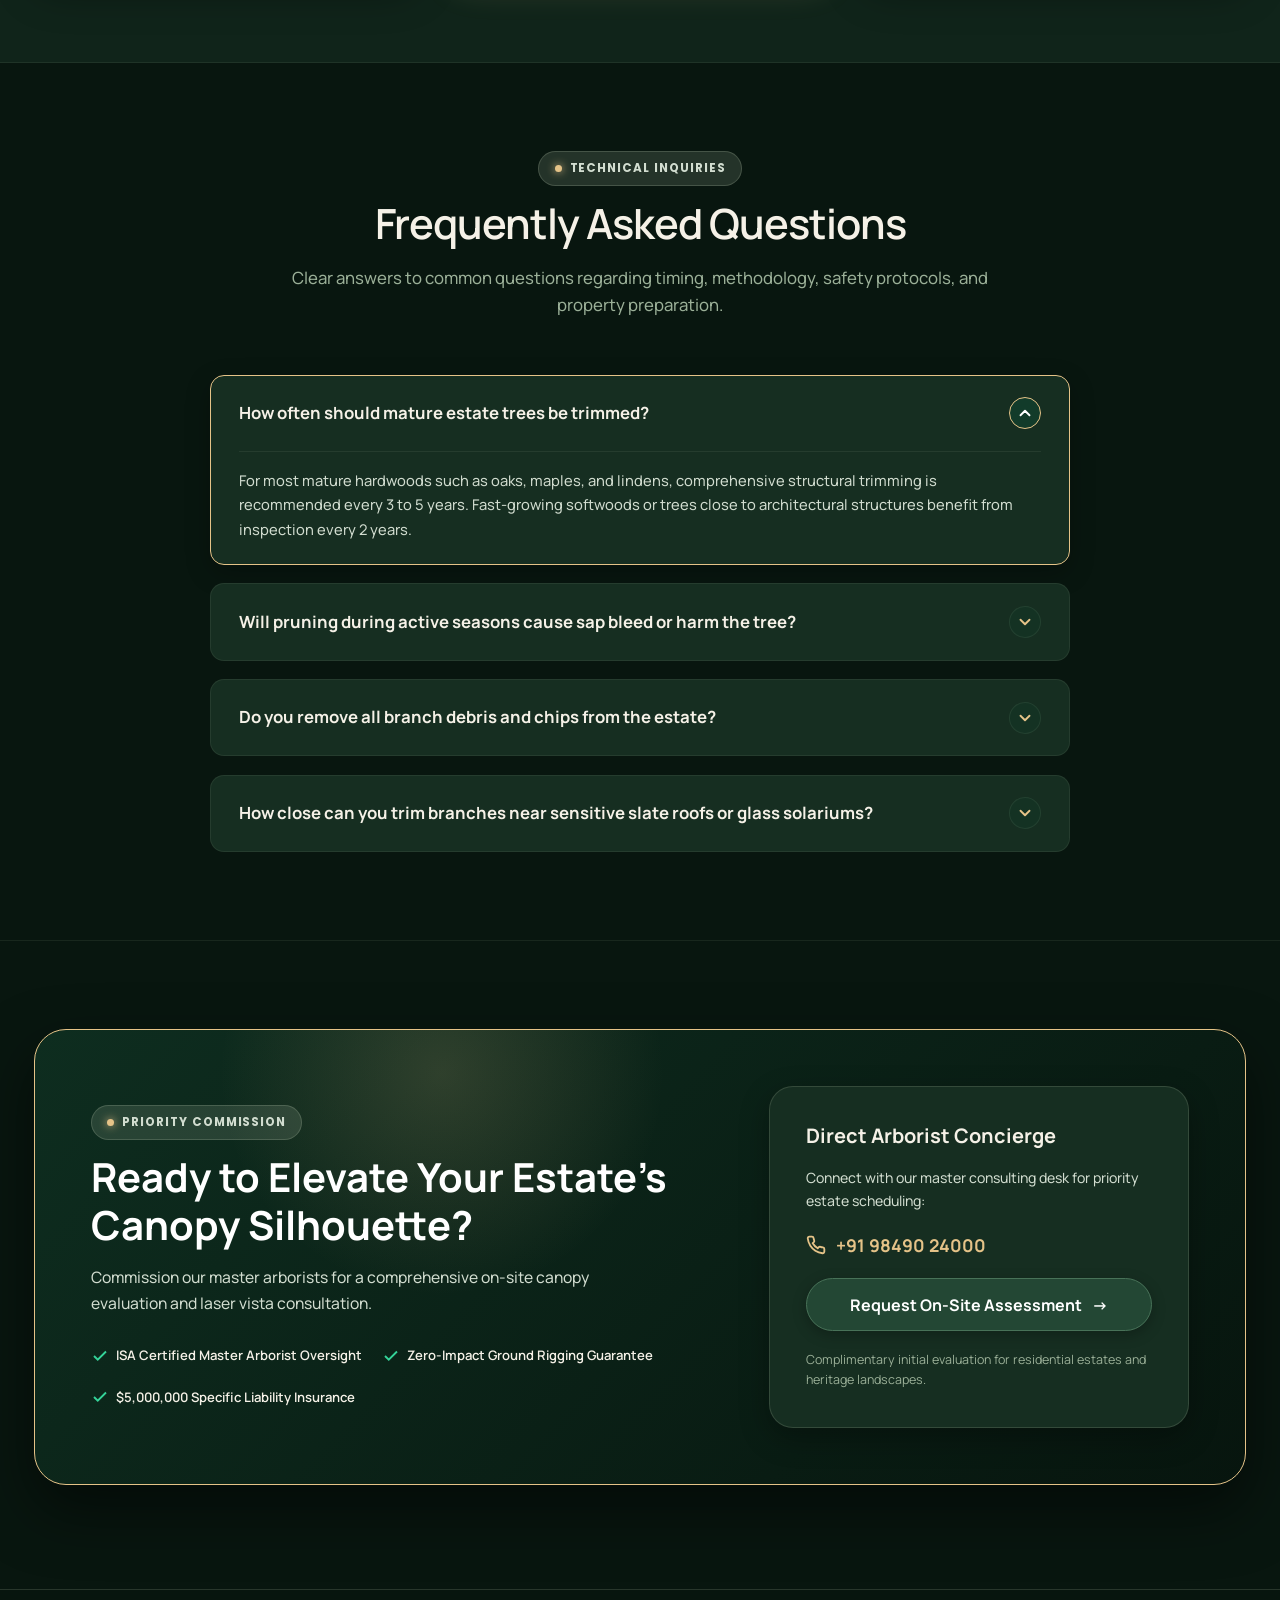
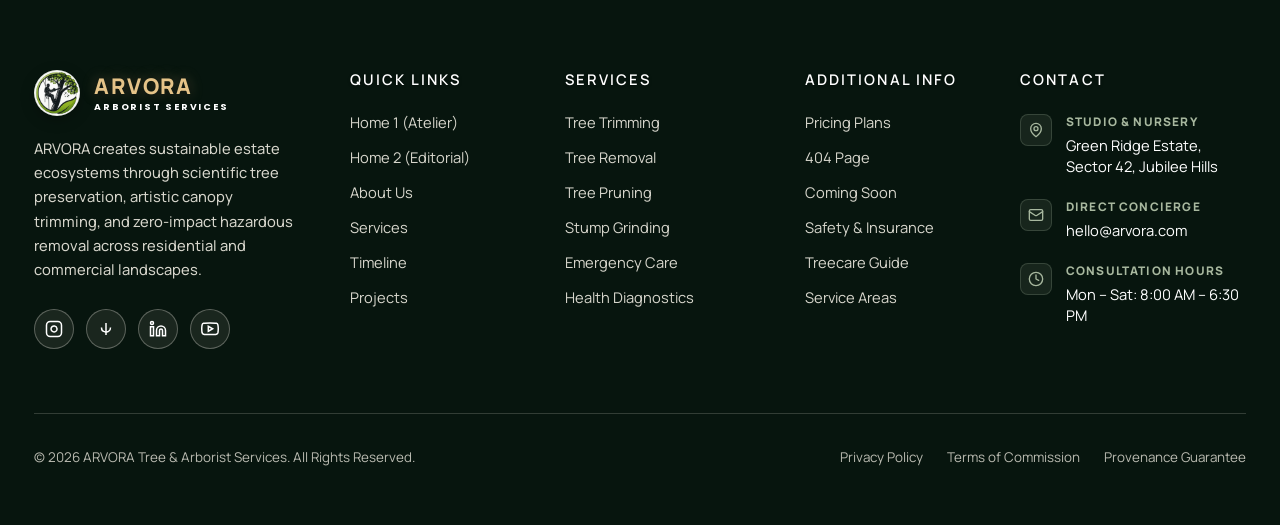
<file: service detail.html>
<!DOCTYPE html>
<html lang="en" dir="ltr" data-theme="dark">

<head>
  <meta charset="UTF-8" />
  <meta name="viewport" content="width=device-width, initial-scale=1.0" />
  <title>Service Details — ARVORA Master Arborist Care</title>
  <meta name="description"
    content="Detailed specifications, 4-step scientific procedure, transparent pricing packages, and certified arborist advantages for ARVORA estate tree care services." />

  <link rel="icon" type="image/png" href="assets/logo.png" />
  <link rel="apple-touch-icon" href="assets/logo.png" />

  <link rel="preconnect" href="https://fonts.googleapis.com" />
  <link rel="preconnect" href="https://fonts.gstatic.com" crossorigin />
  <link
    href="https://fonts.googleapis.com/css2?family=Manrope:wght@300;400;500;600;700;800&family=Poppins:ital,wght@0,400;0,500;0,600;0,700;1,400&display=swap"
    rel="stylesheet" />

  <script src="theme-sync.js"></script>

  <link rel="stylesheet" href="index.css" />
  <link rel="stylesheet" href="service.css" />
  <link rel="stylesheet" href="service detail.css" />
</head>

<body class="has-fixed-header">
  <div class="ambient-glow glow-1" aria-hidden="true"></div>
  <div class="ambient-glow glow-2" aria-hidden="true"></div>

  <header class="atelier-header" id="mainHeader">
    <div class="container header-container">
      <a href="index.html" class="brand-logo" id="headerBrandLogo" aria-label="ARVORA Home">
        <span class="logo-mark">
          <img src="assets/logo.png" alt="ARVORA Logo" class="brand-img" width="46" height="46" />
        </span>
        <span class="brand-text-wrap">
          <span class="brand-name">ARVORA</span>
          <span class="brand-sub">ARBORIST SERVICES</span>
        </span>
      </a>

      <nav class="nav-menu" id="navMenu" aria-label="Primary Navigation">
        <ul class="nav-list">
          <li class="nav-item has-dropdown">
            <a href="index.html" class="nav-link" aria-haspopup="true" aria-expanded="false">
              <span>Home</span>
              <svg class="dropdown-caret" width="10" height="10" viewBox="0 0 24 24" fill="none" stroke="currentColor"
                stroke-width="2.5">
                <polyline points="6 9 12 15 18 9"></polyline>
              </svg>
            </a>
            <ul class="dropdown-menu">
              <li>
                <a href="index.html" class="dropdown-link">
                  <span class="dropdown-dot"></span>
                  <div class="dropdown-info">
                    <span class="dropdown-title">Home 1</span>
                    <span class="dropdown-desc">Atelier & Field Services</span>
                  </div>
                </a>
              </li>
              <li>
                <a href="home2.html" class="dropdown-link">
                  <span class="dropdown-dot"></span>
                  <div class="dropdown-info">
                    <span class="dropdown-title">Home 2 <span class="dropdown-badge">New</span></span>
                    <span class="dropdown-desc">Curated Vault & Editorial</span>
                  </div>
                </a>
              </li>
            </ul>
          </li>
          <li class="nav-item"><a href="about.html" class="nav-link">About</a></li>
          <li class="nav-item"><a href="service.html" class="nav-link active">Services</a></li>
          <li class="nav-item"><a href="pricing.html" class="nav-link">Pricing</a></li>
          <li class="nav-item"><a href="journal.html" class="nav-link">Journals</a></li>
          <li class="nav-item"><a href="contact.html" class="nav-link">Contact</a></li>
          <li class="nav-item"><a href="dashboard.html" class="nav-link"
              id="navDashboardLink">Dashboard</a></li>
        </ul>
      </nav>

      <div class="header-actions">
        <button class="ctrl-btn rtl-toggle-btn" id="rtlToggleBtn" aria-label="Toggle Right to Left direction"
          title="Toggle RTL layout">
          <span class="rtl-label" id="rtlBtnText">RTL</span>
        </button>

        <button class="ctrl-btn theme-toggle-btn" id="themeToggleBtn" aria-label="Toggle dark/light theme"
          title="Toggle theme">
          <span class="theme-icon moon-icon">
            <svg width="18" height="18" viewBox="0 0 24 24" fill="none" stroke="currentColor" stroke-width="2"
              stroke-linecap="round" stroke-linejoin="round">
              <path d="M21 12.79A9 9 0 1 1 11.21 3 7 7 0 0 0 21 12.79z"></path>
            </svg>
          </span>
          <span class="theme-icon sun-icon">
            <svg width="18" height="18" viewBox="0 0 24 24" fill="none" stroke="currentColor" stroke-width="2"
              stroke-linecap="round" stroke-linejoin="round">
              <circle cx="12" cy="12" r="5"></circle>
              <line x1="12" y1="1" x2="12" y2="3"></line>
              <line x1="12" y1="21" x2="12" y2="23"></line>
              <line x1="4.22" y1="4.22" x2="5.64" y2="5.64"></line>
              <line x1="18.36" y1="18.36" x2="19.78" y2="19.78"></line>
              <line x1="1" y1="12" x2="3" y2="12"></line>
              <line x1="21" y1="12" x2="23" y2="12"></line>
              <line x1="4.22" y1="19.78" x2="5.64" y2="18.36"></line>
              <line x1="18.36" y1="5.64" x2="19.78" y2="4.22"></line>
            </svg>
          </span>
        </button>

        <a href="login.html" class="btn btn-login-pill" id="headerLoginBtn" aria-label="Account Login">
          <svg width="15" height="15" viewBox="0 0 24 24" fill="none" stroke="currentColor" stroke-width="2.2"
            stroke-linecap="round" stroke-linejoin="round" class="login-user-icon">
            <path d="M20 21v-2a4 4 0 0 0-4-4H8a4 4 0 0 0-4 4v2"></path>
            <circle cx="12" cy="7" r="4"></circle>
          </svg>
          <span>Login</span>
        </a>

        <button class="hamburger-btn" id="hamburgerBtn" aria-label="Toggle mobile menu" aria-expanded="false">
          <span class="bar bar-1"></span>
          <span class="bar bar-2"></span>
          <span class="bar bar-3"></span>
        </button>
      </div>
    </div>
  </header>

  <div class="mobile-drawer" id="mobileDrawer" aria-hidden="true">
    <div class="drawer-backdrop" id="drawerBackdrop"></div>
    <div class="drawer-content">
      <div class="drawer-top">
        <div class="brand-logo">
          <span class="logo-mark small">
            <img src="assets/logo.png" alt="ARVORA Logo" class="brand-img" width="36" height="36" />
          </span>
          <span class="brand-text-wrap">
            <span class="brand-name">ARVORA</span>
            <span class="brand-sub">ARBORIST SERVICES</span>
          </span>
        </div>
        <button class="drawer-close-btn" id="drawerCloseBtn" aria-label="Close menu">&times;</button>
      </div>

      <div class="drawer-home-switcher">
        <span class="drawer-switcher-label">Explore Home Layout:</span>
        <div class="drawer-switcher-btns">
          <a href="index.html" class="drawer-switch-pill">Home 1 (Atelier)</a>
          <a href="home2.html" class="drawer-switch-pill">Home 2 (Editorial) <span class="mini-badge">New</span></a>
        </div>
      </div>

      <ul class="drawer-nav-list">
        <li><a href="about.html" class="drawer-link">About ARVORA</a></li>
        <li><a href="service.html" class="drawer-link active">Services</a></li>
        <li><a href="pricing.html" class="drawer-link">Pricing</a></li>
        <li><a href="journal.html" class="drawer-link">Journals</a></li>
        <li><a href="contact.html" class="drawer-link">Contact</a></li>
        <li><a href="dashboard.html" class="drawer-link">Dashboard</a></li>
      </ul>

      <div class="drawer-cta-wrap" style="display: flex; flex-direction: column; gap: 0.75rem;">
        <a href="login.html" class="btn btn-login-pill btn-block" style="justify-content: center;">
          <svg width="15" height="15" viewBox="0 0 24 24" fill="none" stroke="currentColor" stroke-width="2.2"
            stroke-linecap="round" stroke-linejoin="round" class="login-user-icon">
            <path d="M20 21v-2a4 4 0 0 0-4-4H8a4 4 0 0 0-4 4v2"></path>
            <circle cx="12" cy="7" r="4"></circle>
          </svg>
          <span>Client & Arborist Login</span>
        </a>
        <button class="btn btn-quote-pill btn-block open-quote-modal">
          <span>Request Free Assessment</span>
          <span class="btn-arrow">→</span>
        </button>
      </div>

      <div class="drawer-footer-contact">
        <p class="drawer-contact-line">Direct Concierge: <strong>hello@arvora.com</strong></p>
        <p class="drawer-contact-line">Phone & WhatsApp: <strong>+91 98490 24000</strong></p>
      </div>
    </div>
  </div>

  <nav class="service-switcher-bar" aria-label="Service Switcher">
    <div class="container">
      <div class="switcher-scroll-track" role="tablist">
        <button class="service-switch-pill active" data-service-key="trimming" role="tab" aria-selected="true">
          <svg width="15" height="15" viewBox="0 0 24 24" fill="none" stroke="currentColor" stroke-width="2" stroke-linecap="round" stroke-linejoin="round" class="pill-icon"><path d="M12 22v-9"/><path d="M9 22h6"/><path d="M12 3a7 7 0 0 0-7 7c0 4.5 4 8 7 8s7-3.5 7-8a7 7 0 0 0-7-7z"/></svg>
          <span>Tree Trimming</span>
        </button>
        <button class="service-switch-pill" data-service-key="removal" role="tab" aria-selected="false">
          <svg width="15" height="15" viewBox="0 0 24 24" fill="none" stroke="currentColor" stroke-width="2" stroke-linecap="round" stroke-linejoin="round" class="pill-icon"><path d="m12.83 2.18a2 2 0 0 0-1.66 0L2.6 6.08a1 1 0 0 0 0 1.83l8.58 3.91a2 2 0 0 0 1.66 0l8.58-3.9a1 1 0 0 0 0-1.83Z"/><path d="m22 17.65-9.17 4.16a2 2 0 0 1-1.66 0L2 17.65"/><path d="m22 12.65-9.17 4.16a2 2 0 0 1-1.66 0L2 12.65"/></svg>
          <span>Tree Removal</span>
        </button>
        <button class="service-switch-pill" data-service-key="pruning" role="tab" aria-selected="false">
          <svg width="15" height="15" viewBox="0 0 24 24" fill="none" stroke="currentColor" stroke-width="2" stroke-linecap="round" stroke-linejoin="round" class="pill-icon"><line x1="6" x2="6" y1="3" y2="15"/><circle cx="18" cy="6" r="3"/><circle cx="6" cy="18" r="3"/><path d="M18 9a9 9 0 0 1-9 9"/></svg>
          <span>Tree Pruning</span>
        </button>
        <button class="service-switch-pill" data-service-key="stump" role="tab" aria-selected="false">
          <svg width="15" height="15" viewBox="0 0 24 24" fill="none" stroke="currentColor" stroke-width="2" stroke-linecap="round" stroke-linejoin="round" class="pill-icon"><circle cx="12" cy="12" r="10"/><polygon points="16.24 7.76 14.12 14.12 7.76 16.24 9.88 9.88 16.24 7.76"/></svg>
          <span>Stump Grinding</span>
        </button>
        <button class="service-switch-pill" data-service-key="emergency" role="tab" aria-selected="false">
          <svg width="15" height="15" viewBox="0 0 24 24" fill="none" stroke="currentColor" stroke-width="2" stroke-linecap="round" stroke-linejoin="round" class="pill-icon"><polygon points="13 2 3 14 12 14 11 22 21 10 12 10 13 2"/></svg>
          <span>Emergency Care</span>
        </button>
        <button class="service-switch-pill" data-service-key="health" role="tab" aria-selected="false">
          <svg width="15" height="15" viewBox="0 0 24 24" fill="none" stroke="currentColor" stroke-width="2" stroke-linecap="round" stroke-linejoin="round" class="pill-icon"><path d="M22 12h-4l-3 9L9 3l-3 9H2"/></svg>
          <span>Health Diagnostics</span>
        </button>
      </div>
    </div>
  </nav>

  <main id="mainContent">

    <section class="detail-hero-section" id="hero">
      <div class="container">
        <div class="detail-hero-grid">
          <div class="detail-hero-content">
            <div class="badge-pill">
              <span class="badge-dot"></span>
              <span class="badge-text" id="detailHeroBadge">AESTHETIC & VISTA CANOPY RESTORATION</span>
            </div>

            <h1 class="detail-hero-title" id="detailHeroTitle">
              Tree Trimming & Canopy Architectural Shaping
            </h1>

            <p class="detail-hero-tagline" id="detailHeroTagline">
              Harmonizing natural specimen grandeur with fine architectural sightlines, roofline safety, and optimized sun angles.
            </p>

            <div class="detail-hero-actions">
              <a href="#pricing" class="btn btn-primary btn-lg" id="heroViewPricingBtn">
                <span>View Pricing Tiers</span>
                <span class="btn-arrow">↓</span>
              </a>
              <button class="btn btn-outline btn-lg" id="heroCommissionBtn" data-service="Tree Trimming">
                <span>Commission Assessment</span>
                <span class="btn-arrow">→</span>
              </button>
            </div>
          </div>

          <div class="detail-hero-visual">
            <div class="detail-visual-canvas">
              <img src="assets/service_trimming.jpg" alt="Service Photo" class="detail-hero-img" id="detailHeroImg" />
              <div class="detail-img-gradient"></div>

              <div class="detail-floating-badge">
                <span class="badge-icon" id="detailBadgeIcon" aria-hidden="true">
                  <svg width="22" height="22" viewBox="0 0 24 24" fill="none" stroke="currentColor" stroke-width="2" stroke-linecap="round" stroke-linejoin="round">
                    <path d="M12 22v-9"/><path d="M9 22h6"/><path d="M12 3a7 7 0 0 0-7 7c0 4.5 4 8 7 8s7-3.5 7-8a7 7 0 0 0-7-7z"/>
                  </svg>
                </span>
                <div>
                  <strong id="detailBadgeTitle">ISA Certified Canopy Sculptors</strong>
                  <span id="detailBadgeSub">Zero-Impact Drop Guarantee • Laser Sightline Tuning</span>
                </div>
              </div>
            </div>
          </div>
        </div>
      </div>
    </section>

    <section class="detail-context-section" id="context">
      <div class="container">
        <div class="detail-context-grid">
          <div class="context-text-col">
            <div class="badge-pill">
              <span class="badge-dot"></span>
              <span class="badge-text">TECHNICAL SCOPE & SCIENCE</span>
            </div>
            <h2 class="context-headline" id="detailContextHeadline">
              Sculptural Elegance Grounded in Biological Balance
            </h2>
            <p class="context-p" id="detailContextDesc">
              Mature trees are irreplaceable living monuments that define estate properties. Our trimming methodology blends certified dendrological science with landscape architectural finesse. We conduct precision selective thinning to eliminate crossing branches, balance crown mass, and open radiant sun windows while ensuring the natural silhouette remains authentic and healthy.
            </p>
            <div class="context-callout-box">
              <p class="context-callout-p" id="detailContextCallout">
                “Every cut we make is an irreversible architectural decision. We prune not merely to cut, but to sculpt the way natural light breathes across your grounds.”
              </p>
            </div>
          </div>

          <div class="context-procedure-col" id="procedure">
            <div class="badge-pill">
              <span class="badge-dot"></span>
              <span class="badge-text">EXECUTION METHODOLOGY</span>
            </div>
            <h3 class="procedure-headline">
              4-Step Master Execution Process
            </h3>

            <div class="procedure-steps-container" id="detailProcedureSteps">
            </div>
          </div>
        </div>
      </div>
    </section>

    <section class="detail-why-section" id="why">
      <div class="container">
        <div class="section-header text-center">
          <div class="badge-pill">
            <span class="badge-dot"></span>
            <span class="badge-text">THE ARVORA ADVANTAGE</span>
          </div>
          <h2 class="section-title">Why Choose ARVORA For This Service</h2>
          <p class="section-subtitle">
            Unrivaled standards in arboricultural science, zero-impact rigging mechanics, and complete property protection.
          </p>
        </div>

        <div class="why-grid" id="detailWhyGrid">
        </div>
      </div>
    </section>

    <section class="detail-pricing-section" id="pricing">
      <div class="container">
        <div class="section-header text-center">
          <div class="badge-pill">
            <span class="badge-dot"></span>
            <span class="badge-text">COMMISSION TIERS & ESTIMATES</span>
          </div>
          <h2 class="section-title">Transparent Service Packages</h2>
          <p class="section-subtitle">
            Curated investment tiers tailored for single specimen trees, family estates, and sprawling historic sanctuaries.
          </p>
        </div>

        <div class="pricing-cards-grid" id="detailPricingGrid">
        </div>
      </div>
    </section>

    <section class="detail-faq-section" id="faqs">
      <div class="container">
        <div class="section-header text-center">
          <div class="badge-pill">
            <span class="badge-dot"></span>
            <span class="badge-text">TECHNICAL INQUIRIES</span>
          </div>
          <h2 class="section-title">Frequently Asked Questions</h2>
          <p class="section-subtitle">
            Clear answers to common questions regarding timing, methodology, safety protocols, and property preparation.
          </p>
        </div>

        <div class="faq-container" id="detailFaqContainer">
        </div>
      </div>
    </section>

    <section class="detail-cta-section" id="cta">
      <div class="container">
        <div class="services-cta-banner">
          <div class="services-cta-glow" aria-hidden="true"></div>

          <div class="services-cta-content">
            <div class="badge-pill">
              <span class="badge-dot"></span>
              <span class="badge-text">PRIORITY COMMISSION</span>
            </div>

            <h2 class="services-cta-headline" id="detailCtaHeadline">
              Ready to Elevate Your Estate’s Canopy Silhouette?
            </h2>

            <p class="services-cta-desc" id="detailCtaDesc">
              Commission our master arborists for a comprehensive on-site canopy evaluation and laser vista consultation.
            </p>

            <div class="services-trust-row">
              <div class="services-trust-badge">
                <svg width="18" height="18" viewBox="0 0 24 24" fill="none" stroke="currentColor" stroke-width="2.5">
                  <polyline points="20 6 9 17 4 12"></polyline>
                </svg>
                <span>ISA Certified Master Arborist Oversight</span>
              </div>
              <div class="services-trust-badge">
                <svg width="18" height="18" viewBox="0 0 24 24" fill="none" stroke="currentColor" stroke-width="2.5">
                  <polyline points="20 6 9 17 4 12"></polyline>
                </svg>
                <span>Zero-Impact Ground Rigging Guarantee</span>
              </div>
              <div class="services-trust-badge">
                <svg width="18" height="18" viewBox="0 0 24 24" fill="none" stroke="currentColor" stroke-width="2.5">
                  <polyline points="20 6 9 17 4 12"></polyline>
                </svg>
                <span>$5,000,000 Specific Liability Insurance</span>
              </div>
            </div>
          </div>

          <div class="services-action-box">
            <h3>Direct Arborist Concierge</h3>
            <p style="font-size: 0.88rem; color: var(--text-secondary); margin: 0;">
              Connect with our master consulting desk for priority estate scheduling:
            </p>
            <a href="tel:+919849024000" class="services-direct-phone" id="ctaPhoneLink">
              <svg width="20" height="20" viewBox="0 0 24 24" fill="none" stroke="currentColor" stroke-width="2.2">
                <path d="M22 16.92v3a2 2 0 0 1-2.18 2 19.79 19.79 0 0 1-8.63-3.07 19.5 19.5 0 0 1-6-6 19.79 19.79 0 0 1-3.07-8.67A2 2 0 0 1 4.11 2h3a2 2 0 0 1 2 1.72 12.84 12.84 0 0 0 .7 2.81 2 2 0 0 1-.45 2.11L8.09 9.91a16 16 0 0 0 6 6l1.27-1.27a2 2 0 0 1 2.11-.45 12.84 12.84 0 0 0 2.81.7A2 2 0 0 1 22 16.92z"></path>
              </svg>
              <span>+91 98490 24000</span>
            </a>
            <button class="btn btn-primary btn-block btn-lg open-quote-modal" id="detailCtaBtn" data-service="Tree Trimming">
              <span>Request On-Site Assessment</span>
              <span class="btn-arrow">→</span>
            </button>
            <span class="services-concierge-note">Complimentary initial evaluation for residential estates and heritage landscapes.</span>
          </div>
        </div>
      </div>
    </section>

    <footer class="atelier-footer">
      <div class="container footer-main-content">
        <div class="atelier-footer-grid">

          <div class="footer-col brand-col">
            <a href="index.html" class="brand-logo footer-brand-logo" aria-label="ARVORA Home">
              <span class="logo-mark">
                <img src="assets/logo.png" alt="ARVORA Logo" class="brand-img" width="46" height="46" />
              </span>
              <span class="brand-text-wrap">
                <span class="brand-name font-light">ARVORA</span>
                <span class="brand-sub font-sage">ARBORIST SERVICES</span>
              </span>
            </a>

            <p class="brand-bio-text">
              ARVORA creates sustainable estate ecosystems through scientific tree preservation, artistic canopy
              trimming, and zero-impact hazardous removal across residential and commercial landscapes.
            </p>

            <div class="social-links-row">
              <a href="https://instagram.com" target="_blank" rel="noopener noreferrer" class="circle-social-btn"
                aria-label="Instagram">
                <svg width="18" height="18" viewBox="0 0 24 24" fill="none" stroke="currentColor" stroke-width="2">
                  <rect x="2" y="2" width="20" height="20" rx="5" ry="5"></rect>
                  <path d="M16 11.37A4 4 0 1 1 12.63 8 4 4 0 0 1 16 11.37z"></path>
                  <line x1="17.5" y1="6.5" x2="17.51" y2="6.5"></line>
                </svg>
              </a>
              <a href="https://pinterest.com" target="_blank" rel="noopener noreferrer" class="circle-social-btn"
                aria-label="Pinterest">
                <svg width="18" height="18" viewBox="0 0 24 24" fill="none" stroke="currentColor" stroke-width="2">
                  <line x1="12" y1="4" x2="12" y2="20"></line>
                  <path d="M18 10a6 6 0 1 1-12 0c0 3 2 5.5 5 5.5"></path>
                </svg>
              </a>
              <a href="https://linkedin.com" target="_blank" rel="noopener noreferrer" class="circle-social-btn"
                aria-label="LinkedIn">
                <svg width="18" height="18" viewBox="0 0 24 24" fill="none" stroke="currentColor" stroke-width="2">
                  <path d="M16 8a6 6 0 0 1 6 6v7h-4v-7a2 2 0 0 0-2-2 2 2 0 0 0-2 2v7h-4v-7a6 6 0 0 1 6-6z"></path>
                  <rect x="2" y="9" width="4" height="12"></rect>
                  <circle cx="4" cy="4" r="2"></circle>
                </svg>
              </a>
              <a href="https://youtube.com" target="_blank" rel="noopener noreferrer" class="circle-social-btn"
                aria-label="YouTube">
                <svg width="18" height="18" viewBox="0 0 24 24" fill="none" stroke="currentColor" stroke-width="2">
                  <path
                    d="M22.54 6.42a2.78 2.78 0 0 0-1.94-2C18.88 4 12 4 12 4s-6.88 0-8.6.46a2.78 2.78 0 0 0-1.94 2A29 29 0 0 0 1 11.75a29 29 0 0 0 .46 5.33A2.78 2.78 0 0 0 3.4 19c1.72.46 8.6.46 8.6.46s6.88 0 8.6-.46a2.78 2.78 0 0 0 1.94-2 29 29 0 0 0 .46-5.25 29 29 0 0 0-.46-5.33z">
                  </path>
                  <polygon points="9.75 15.02 15.5 11.75 9.75 8.48 9.75 15.02"></polygon>
                </svg>
              </a>
            </div>
          </div>

          <div class="footer-col">
            <h4 class="col-title">QUICK LINKS</h4>
            <ul class="col-links-list">
              <li><a href="index.html">Home 1 (Atelier)</a></li>
              <li><a href="home2.html">Home 2 (Editorial)</a></li>
              <li><a href="about.html">About Us</a></li>
              <li><a href="service.html">Services</a></li>
              <li><a href="about.html#timeline">Timeline</a></li>
              <li><a href="index.html#projects">Projects</a></li>
            </ul>
          </div>

          <div class="footer-col">
            <h4 class="col-title">SERVICES</h4>
            <ul class="col-links-list">
              <li><a href="service detail.html?service=trimming">Tree Trimming</a></li>
              <li><a href="service detail.html?service=removal">Tree Removal</a></li>
              <li><a href="service detail.html?service=pruning">Tree Pruning</a></li>
              <li><a href="service detail.html?service=stump">Stump Grinding</a></li>
              <li><a href="service detail.html?service=emergency">Emergency Care</a></li>
              <li><a href="service detail.html?service=health">Health Diagnostics</a></li>
            </ul>
          </div>

          <div class="footer-col">
            <h4 class="col-title">ADDITIONAL INFO</h4>
            <ul class="col-links-list">
              <li><a href="pricing.html">Pricing Plans</a></li>
              <li><a href="404.html">404 Page</a></li>
              <li><a href="comingsoon.html">Coming Soon</a></li>
              <li><a href="service.html#faqs">Safety & Insurance</a></li>
              <li><a href="journal.html">Treecare Guide</a></li>
              <li><a href="contact.html#contactAddresses">Service Areas</a></li>
            </ul>
          </div>

          <div class="footer-col contact-col">
            <h4 class="col-title">CONTACT</h4>
            <ul class="contact-items-list">
              <li class="contact-item">
                <span class="contact-icon" aria-hidden="true">
                  <svg width="16" height="16" viewBox="0 0 24 24" fill="none" stroke="currentColor" stroke-width="2"
                    stroke-linecap="round" stroke-linejoin="round">
                    <path d="M20 10c0 6-8 12-8 12s-8-6-8-12a8 8 0 0 1 16 0Z"></path>
                    <circle cx="12" cy="10" r="3"></circle>
                  </svg>
                </span>
                <div class="contact-text">
                  <span class="contact-label">STUDIO & NURSERY</span>
                  <span class="contact-val">Green Ridge Estate, Sector 42, Jubilee Hills</span>
                </div>
              </li>
              <li class="contact-item">
                <span class="contact-icon" aria-hidden="true">
                  <svg width="16" height="16" viewBox="0 0 24 24" fill="none" stroke="currentColor" stroke-width="2"
                    stroke-linecap="round" stroke-linejoin="round">
                    <rect width="20" height="16" x="2" y="4" rx="2"></rect>
                    <path d="m22 7-8.97 5.7a1.94 1.94 0 0 1-2.06 0L2 7"></path>
                  </svg>
                </span>
                <div class="contact-text">
                  <span class="contact-label">DIRECT CONCIERGE</span>
                  <a href="mailto:hello@arvora.com" class="contact-val hover-link">hello@arvora.com</a>
                </div>
              </li>
              <li class="contact-item">
                <span class="contact-icon" aria-hidden="true">
                  <svg width="16" height="16" viewBox="0 0 24 24" fill="none" stroke="currentColor" stroke-width="2"
                    stroke-linecap="round" stroke-linejoin="round">
                    <circle cx="12" cy="12" r="10"></circle>
                    <polyline points="12 6 12 12 16 14"></polyline>
                  </svg>
                </span>
                <div class="contact-text">
                  <span class="contact-label">CONSULTATION HOURS</span>
                  <span class="contact-val">Mon – Sat: 8:00 AM – 6:30 PM</span>
                </div>
              </li>
            </ul>
          </div>

        </div>

        <div class="atelier-footer-bottom">
          <div class="bottom-copy">
            © 2026 ARVORA Tree & Arborist Services. All Rights Reserved.
          </div>
          <div class="bottom-links">
            <a href="index.html#privacy">Privacy Policy</a>
            <a href="index.html#terms">Terms of Commission</a>
            <a href="index.html#guarantee">Provenance Guarantee</a>
          </div>
        </div>
      </div>
    </footer>
  </main>

  <div class="modal-overlay" id="quoteModal" aria-hidden="true" role="dialog" aria-labelledby="modalTitle">
    <div class="modal-card">
      <button class="modal-close-btn" id="modalCloseBtn" aria-label="Close dialog">&times;</button>

      <div class="modal-header">
        <div class="badge-pill">
          <span class="badge-dot"></span>
          <span class="badge-text">ESTIMATE & CONSULTATION</span>
        </div>
        <h3 class="modal-title" id="modalTitle">Request Your Free Assessment</h3>
        <p class="modal-desc">
          Tell us about your trees and property. An ARVORA certified arborist will provide a complimentary evaluation.
        </p>
      </div>

      <form class="quote-form" id="quoteForm">
        <div class="form-row">
          <div class="form-group">
            <label for="userName">Full Name *</label>
            <input type="text" id="userName" name="name" required placeholder="e.g. Robert Vance" />
          </div>
          <div class="form-group">
            <label for="userPhone">Phone Number *</label>
            <input type="tel" id="userPhone" name="phone" required placeholder="+91 98490 24000" />
          </div>
        </div>

        <div class="form-row">
          <div class="form-group">
            <label for="userEmail">Email Address</label>
            <input type="email" id="userEmail" name="email" placeholder="robert@example.com" />
          </div>
          <div class="form-group">
            <label for="serviceSelect">Service Requested *</label>
            <select id="serviceSelect" name="service" required>
              <option value="Tree Trimming">Tree Trimming & Canopy Shaping</option>
              <option value="Tree Removal">Tree Removal (Crane & Rigging)</option>
              <option value="Tree Pruning">Tree Pruning & Deadwooding</option>
              <option value="Stump Grinding">Stump Grinding & Root Clearing</option>
              <option value="Emergency Tree Care">Emergency Storm Tree Care (24/7)</option>
              <option value="Tree Health Diagnostics">Tree Health & Disease Diagnostics</option>
            </select>
          </div>
        </div>

        <div class="form-group">
          <label for="userNotes">Property Details / Description</label>
          <textarea id="userNotes" name="notes" rows="3"
            placeholder="Approx. number of trees, estimated height, any proximity to roof or power lines..."></textarea>
        </div>

        <button type="submit" class="btn btn-primary btn-block btn-lg" id="submitQuoteBtn">
          <span>Submit Request</span>
          <span class="btn-arrow">→</span>
        </button>
      </form>

      <div class="quote-success-state" id="quoteSuccessState" style="display: none;">
        <div class="success-icon-bubble">✓</div>
        <h4>Request Received!</h4>
        <p>Thank you for trusting ARVORA. One of our ISA-certified arborists will review your project and contact you
          within 2 business hours.</p>
        <button class="btn btn-primary" id="successCloseBtn">Done</button>
      </div>
    </div>
  </div>

  <div class="modal-overlay" id="storyModal" aria-hidden="true" role="dialog" aria-labelledby="storyTitle">
    <div class="modal-card story-modal-card">
      <button class="modal-close-btn" id="storyCloseBtn" aria-label="Close dialog">&times;</button>
      <div class="story-modal-body">
        <div class="badge-pill">
          <span class="badge-dot"></span>
          <span class="badge-text">OUR ROOTS</span>
        </div>
        <h3 id="storyTitle" class="modal-title">Rooted in Passion for Living Giants</h3>
        <p class="story-p">Founded over 15 years ago, ARVORA began with a singular conviction: mature trees are
          irreplaceable assets to our environment and communities. Where others see trees merely as timber or obstacles,
          we see complex living ecosystems requiring scientific understanding, balanced pruning, and patient
          stewardship.</p>
        <p class="story-p">Every climber and arborist at ARVORA undergoes rigorous ISA certification, advanced rope and
          aerial work training, and strict zero-impact rigging methods to protect surrounding architecture and landscape
          ecology.</p>
        <div class="story-quote">
          “When we care for trees, we care for the air our children breathe, the shade of our homes, and the beauty of
          tomorrow.”
        </div>
        <button class="btn btn-primary" id="storyModalCloseAction">Close Story</button>
      </div>
    </div>
  </div>

  <div class="modal-overlay" id="loginModal" aria-hidden="true" role="dialog" aria-labelledby="loginModalTitle">
    <div class="modal-card login-modal-card">
      <button class="modal-close-btn" id="loginCloseBtn" aria-label="Close login dialog">&times;</button>

      <div class="modal-header text-center">
        <div class="badge-pill">
          <span class="badge-dot"></span>
          <span class="badge-text">ARVORA PORTAL</span>
        </div>
        <h3 class="modal-title" id="loginModalTitle">Client & Arborist Sign In</h3>
        <p class="modal-desc">Access your estate canopy health reports, scheduled seasonal pruning, and certified
          invoices.</p>
      </div>

      <div class="login-tabs">
        <button class="login-tab-btn active" data-portal="client" type="button">Client Portal</button>
        <button class="login-tab-btn" data-portal="arborist" type="button">Staff Arborist</button>
      </div>

      <form class="quote-form login-form" id="loginForm">
        <div class="form-group">
          <label for="loginEmail">Email / Client ID *</label>
          <input type="email" id="loginEmail" name="email" required placeholder="harrison.cole@highlandmanor.com"
            value="harrison.cole@highlandmanor.com" />
        </div>

        <div class="form-group">
          <label for="loginPassword">Password *</label>
          <input type="password" id="loginPassword" name="password" required placeholder="••••••••"
            value="arvora2026" />
        </div>

        <div class="login-options-row">
          <label class="remember-me-label">
            <input type="checkbox" checked />
            <span>Remember this device</span>
          </label>
          <a href="#forgot" class="forgot-link" id="forgotPassLink">Forgot password?</a>
        </div>

        <button type="submit" class="btn btn-primary btn-block btn-lg" id="submitLoginBtn">
          <span>Sign In to Portal</span>
          <span class="btn-arrow">→</span>
        </button>
      </form>

      <div class="login-success-state" id="loginSuccessState"
        style="display: none; text-align: center; padding: 1.5rem 0;">
        <div class="success-icon-bubble">✓</div>
        <h4>Welcome back, Harrison!</h4>
        <p>Your estate session is authenticated. Welcome to ARVORA.</p>
        <button class="btn btn-primary" id="loginSuccessCloseBtn" type="button">Close</button>
      </div>
    </div>
  </div>

  <script src="index.js"></script>
  <script src="service detail.js"></script>
</body>

</html>
</file>
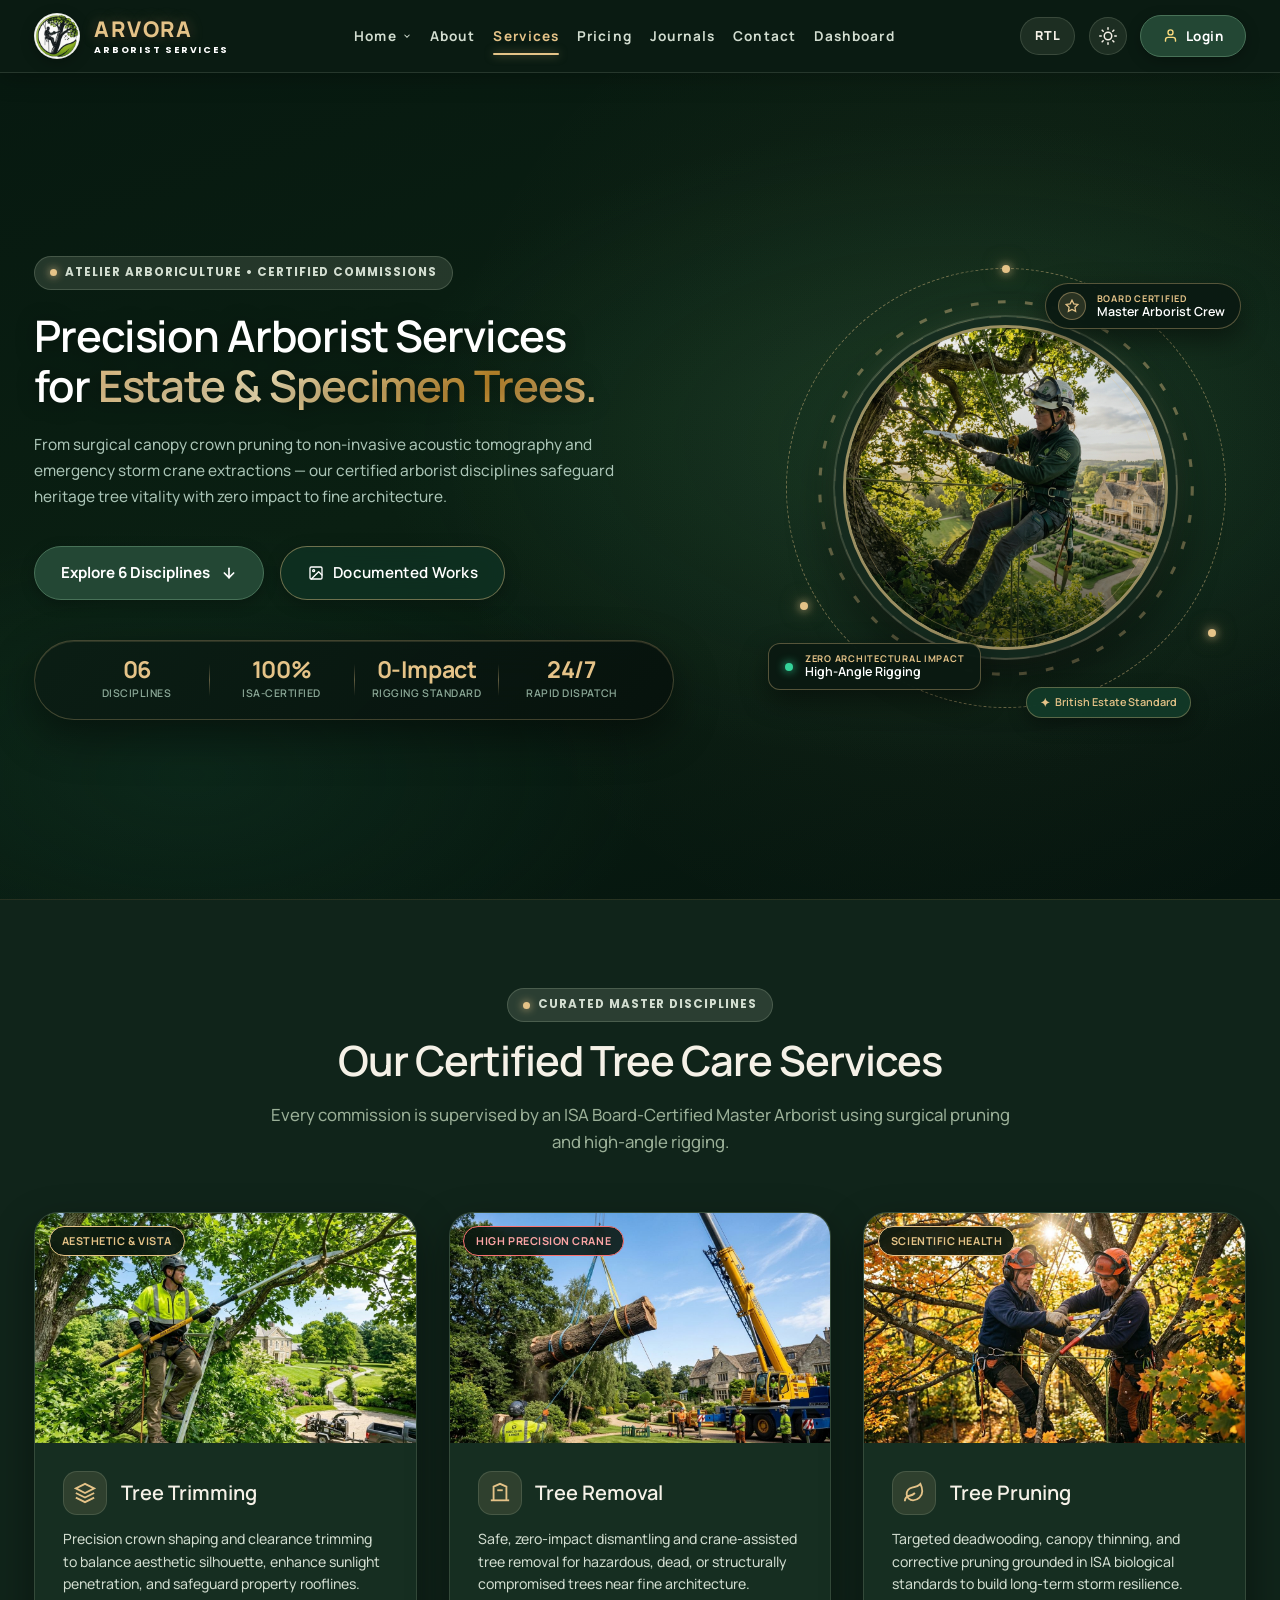
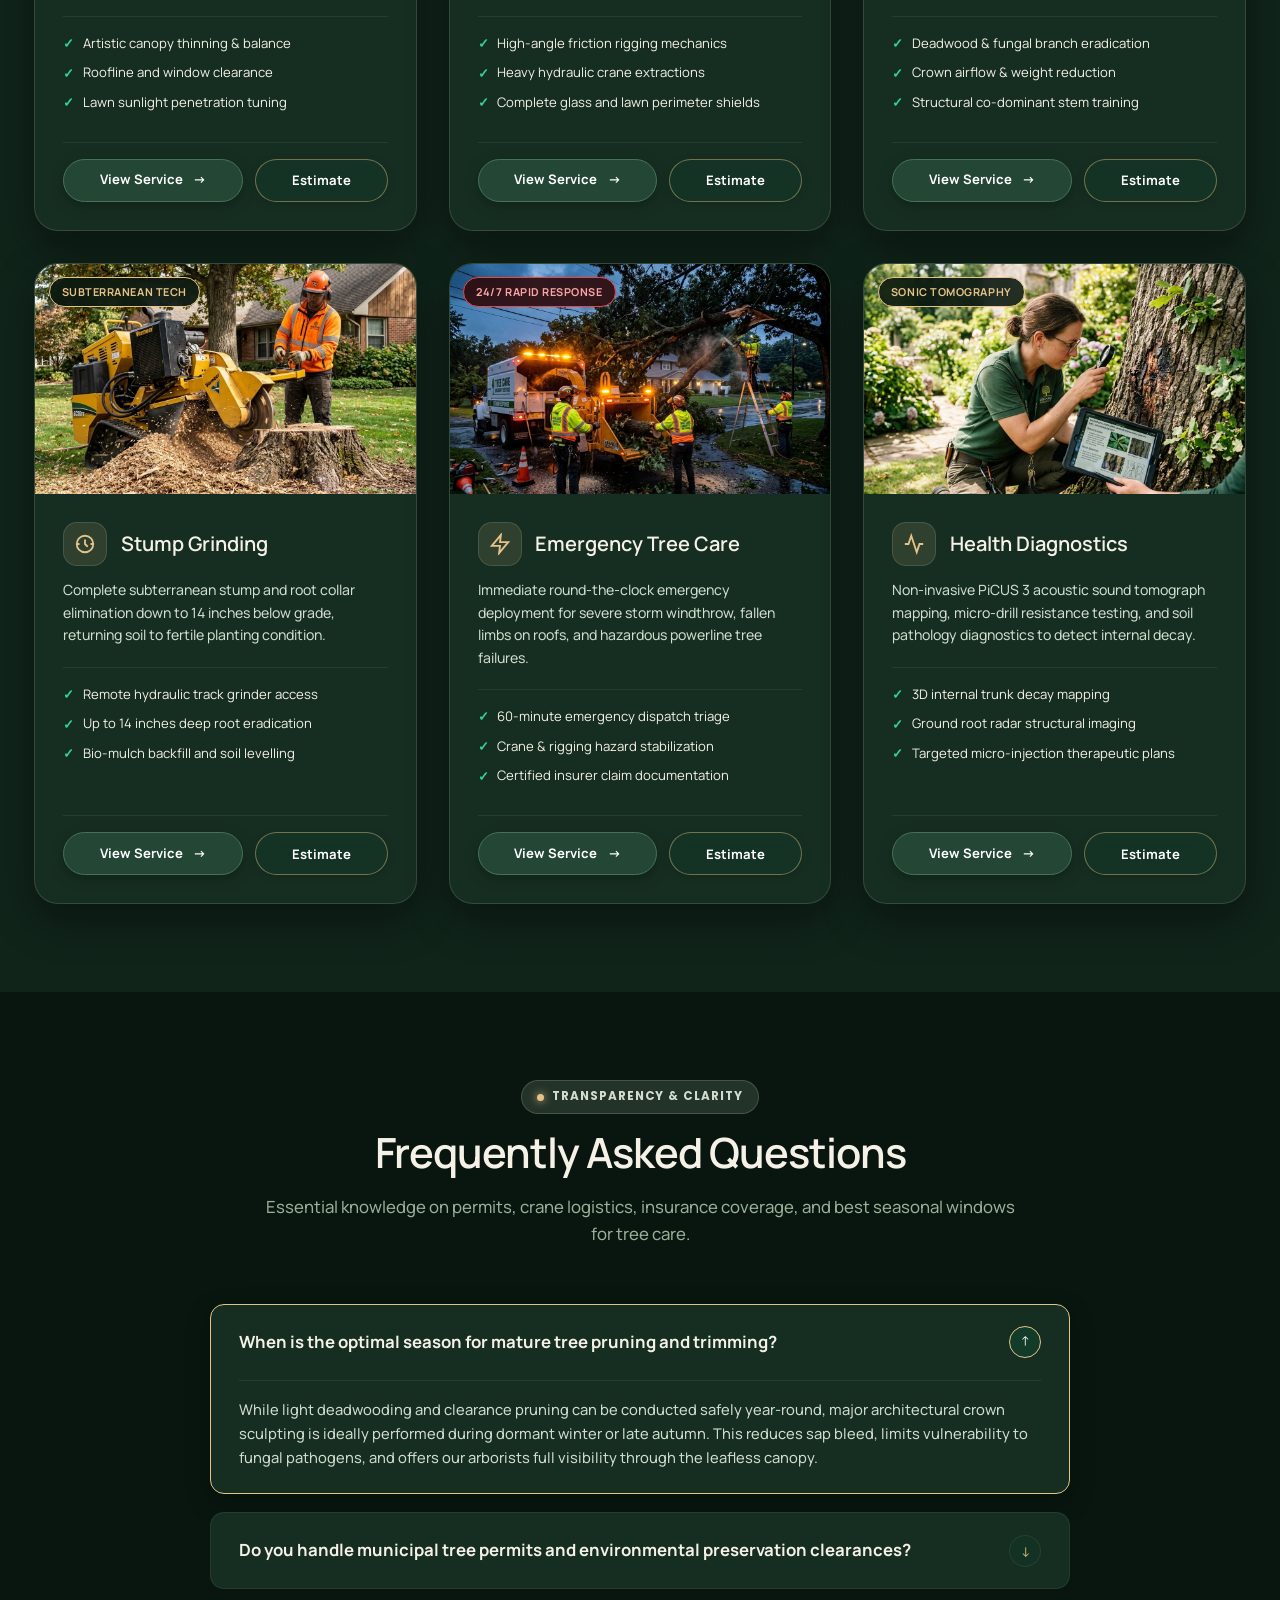
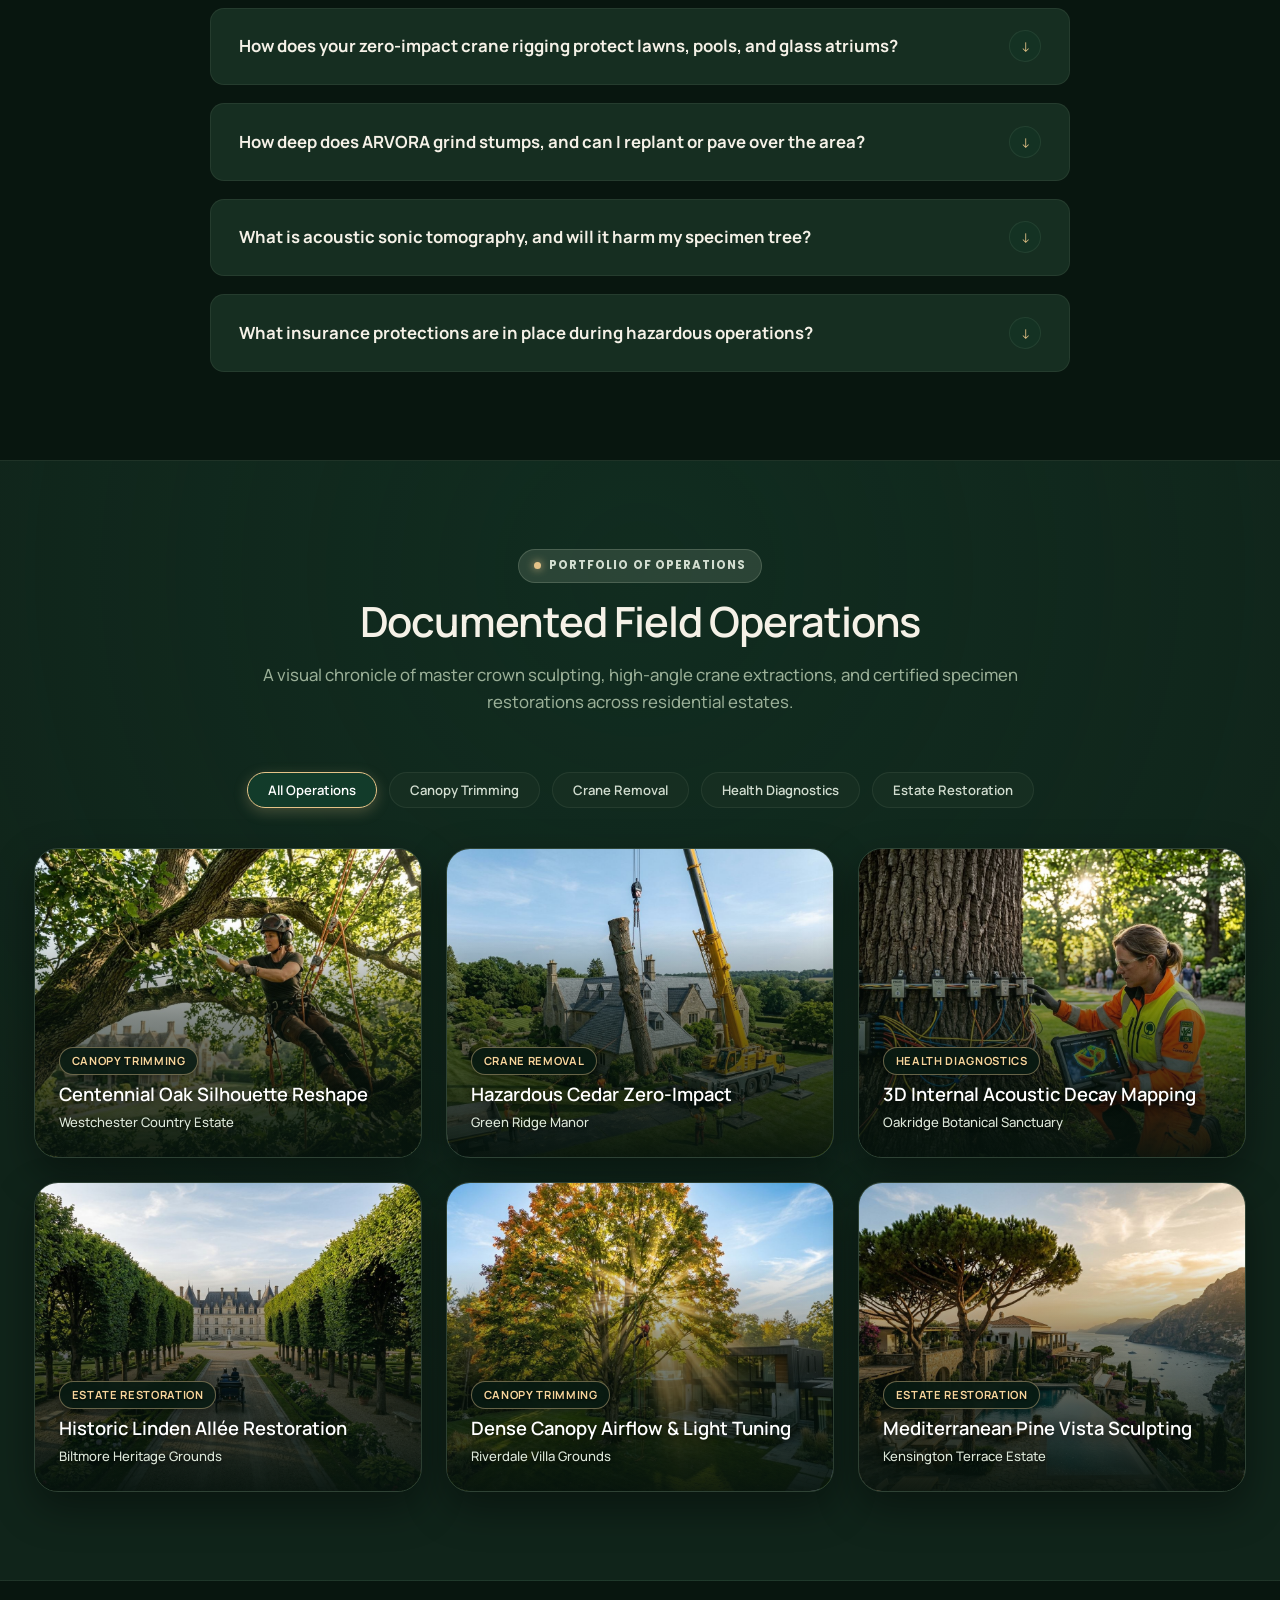
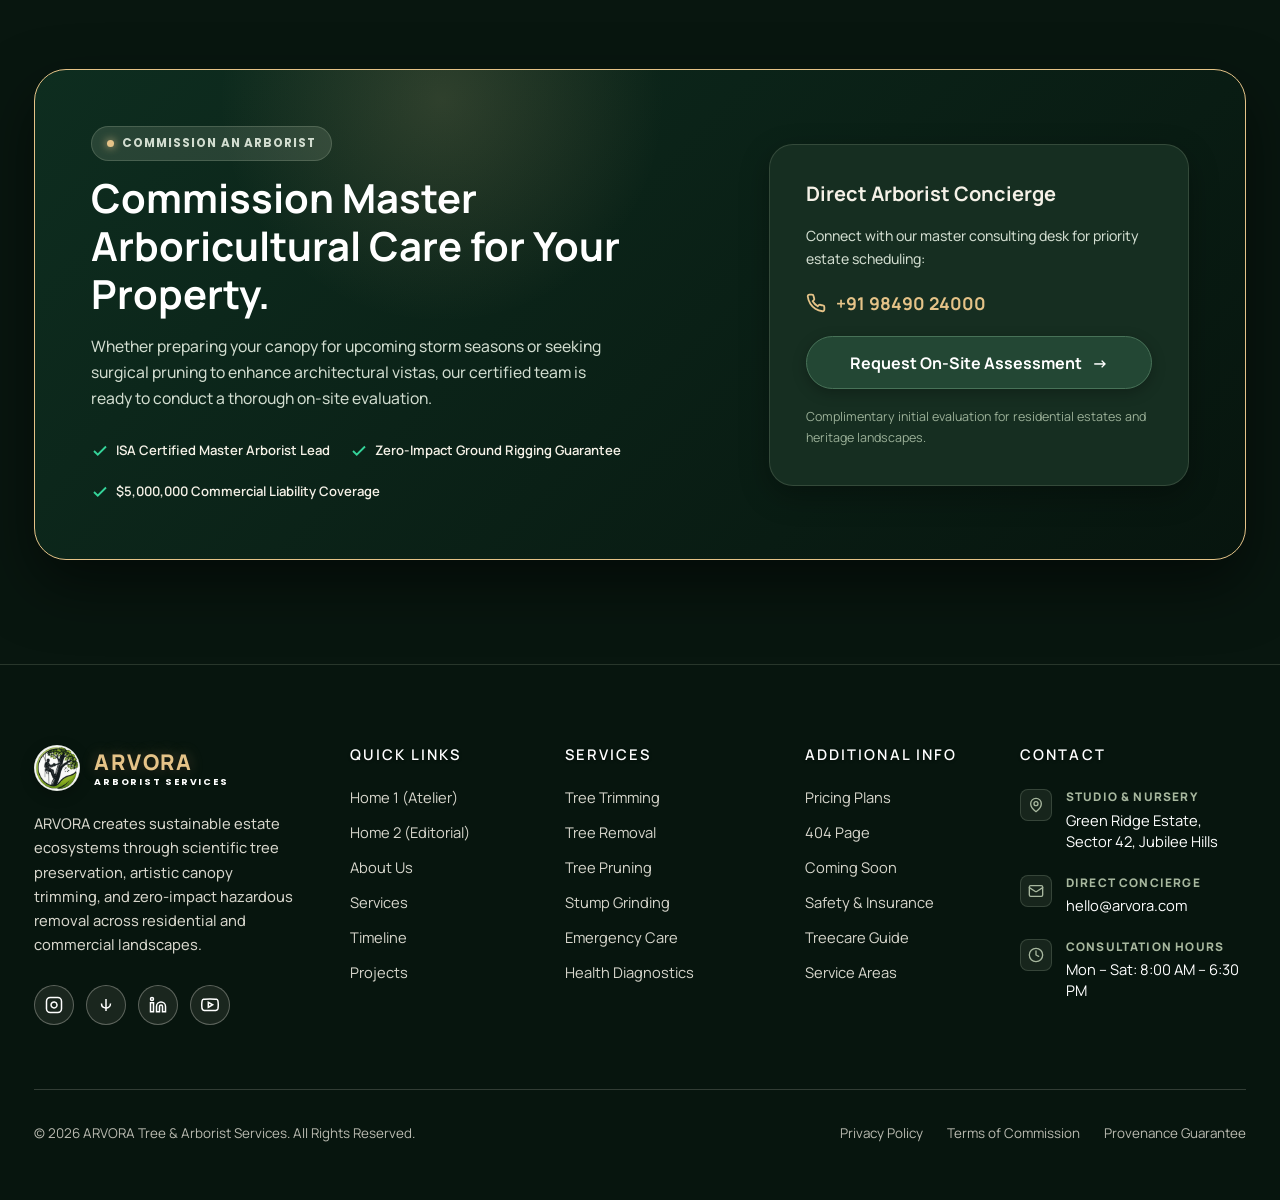
<file: service.html>
<!DOCTYPE html>
<html lang="en" dir="ltr" data-theme="dark">

<head>
  <meta charset="UTF-8" />
  <meta name="viewport" content="width=device-width, initial-scale=1.0" />
  <title>Services — ARVORA Master Arborist & Estate Tree Care</title>
  <meta name="description"
    content="Explore ARVORA's full suite of master arborist services: precision tree trimming, crane-assisted removal, scientific pruning, stump grinding, 24/7 storm care, and acoustic sonic diagnostics." />

  <link rel="icon" type="image/png" href="assets/logo.png" />
  <link rel="apple-touch-icon" href="assets/logo.png" />

  <link rel="preconnect" href="https://fonts.googleapis.com" />
  <link rel="preconnect" href="https://fonts.gstatic.com" crossorigin />
  <link
    href="https://fonts.googleapis.com/css2?family=Manrope:wght@300;400;500;600;700;800&family=Poppins:ital,wght@0,400;0,500;0,600;0,700;1,400&display=swap"
    rel="stylesheet" />

  <script src="theme-sync.js"></script>

  <link rel="stylesheet" href="index.css" />
  <link rel="stylesheet" href="service.css" />
</head>

<body class="has-fixed-header">
  <div class="ambient-glow glow-1" aria-hidden="true"></div>
  <div class="ambient-glow glow-2" aria-hidden="true"></div>

  <header class="atelier-header" id="mainHeader">
    <div class="container header-container">
      <a href="index.html" class="brand-logo" id="headerBrandLogo" aria-label="ARVORA Home">
        <span class="logo-mark">
          <img src="assets/logo.png" alt="ARVORA Logo" class="brand-img" width="46" height="46" />
        </span>
        <span class="brand-text-wrap">
          <span class="brand-name">ARVORA</span>
          <span class="brand-sub">ARBORIST SERVICES</span>
        </span>
      </a>

      <nav class="nav-menu" id="navMenu" aria-label="Primary Navigation">
        <ul class="nav-list">
          <li class="nav-item has-dropdown">
            <a href="index.html" class="nav-link" aria-haspopup="true" aria-expanded="false">
              <span>Home</span>
              <svg class="dropdown-caret" width="10" height="10" viewBox="0 0 24 24" fill="none" stroke="currentColor"
                stroke-width="2.5">
                <polyline points="6 9 12 15 18 9"></polyline>
              </svg>
            </a>
            <ul class="dropdown-menu">
              <li>
                <a href="index.html" class="dropdown-link">
                  <span class="dropdown-dot"></span>
                  <div class="dropdown-info">
                    <span class="dropdown-title">Home 1</span>
                    <span class="dropdown-desc">Atelier & Field Services</span>
                  </div>
                </a>
              </li>
              <li>
                <a href="home2.html" class="dropdown-link">
                  <span class="dropdown-dot"></span>
                  <div class="dropdown-info">
                    <span class="dropdown-title">Home 2 <span class="dropdown-badge">New</span></span>
                    <span class="dropdown-desc">Curated Vault & Editorial</span>
                  </div>
                </a>
              </li>
            </ul>
          </li>
          <li class="nav-item"><a href="about.html" class="nav-link">About</a></li>
          <li class="nav-item"><a href="service.html" class="nav-link active">Services</a></li>
          <li class="nav-item"><a href="pricing.html" class="nav-link">Pricing</a></li>
          <li class="nav-item"><a href="journal.html" class="nav-link">Journals</a></li>
          <li class="nav-item"><a href="contact.html" class="nav-link">Contact</a></li>
          <li class="nav-item"><a href="dashboard.html" class="nav-link" id="navDashboardLink">Dashboard</a></li>
        </ul>
      </nav>

      <div class="header-actions">
        <button class="ctrl-btn rtl-toggle-btn" id="rtlToggleBtn" aria-label="Toggle Right to Left direction"
          title="Toggle RTL layout">
          <span class="rtl-label" id="rtlBtnText">RTL</span>
        </button>

        <button class="ctrl-btn theme-toggle-btn" id="themeToggleBtn" aria-label="Toggle dark/light theme"
          title="Toggle theme">
          <span class="theme-icon moon-icon">
            <svg width="18" height="18" viewBox="0 0 24 24" fill="none" stroke="currentColor" stroke-width="2"
              stroke-linecap="round" stroke-linejoin="round">
              <path d="M21 12.79A9 9 0 1 1 11.21 3 7 7 0 0 0 21 12.79z"></path>
            </svg>
          </span>
          <span class="theme-icon sun-icon">
            <svg width="18" height="18" viewBox="0 0 24 24" fill="none" stroke="currentColor" stroke-width="2"
              stroke-linecap="round" stroke-linejoin="round">
              <circle cx="12" cy="12" r="5"></circle>
              <line x1="12" y1="1" x2="12" y2="3"></line>
              <line x1="12" y1="21" x2="12" y2="23"></line>
              <line x1="4.22" y1="4.22" x2="5.64" y2="5.64"></line>
              <line x1="18.36" y1="18.36" x2="19.78" y2="19.78"></line>
              <line x1="1" y1="12" x2="3" y2="12"></line>
              <line x1="21" y1="12" x2="23" y2="12"></line>
              <line x1="4.22" y1="19.78" x2="5.64" y2="18.36"></line>
              <line x1="18.36" y1="5.64" x2="19.78" y2="4.22"></line>
            </svg>
          </span>
        </button>

        <a href="login.html" class="btn btn-login-pill" id="headerLoginBtn" aria-label="Account Login">
          <svg width="15" height="15" viewBox="0 0 24 24" fill="none" stroke="currentColor" stroke-width="2.2"
            stroke-linecap="round" stroke-linejoin="round" class="login-user-icon">
            <path d="M20 21v-2a4 4 0 0 0-4-4H8a4 4 0 0 0-4 4v2"></path>
            <circle cx="12" cy="7" r="4"></circle>
          </svg>
          <span>Login</span>
        </a>

        <button class="hamburger-btn" id="hamburgerBtn" aria-label="Toggle mobile menu" aria-expanded="false">
          <span class="bar bar-1"></span>
          <span class="bar bar-2"></span>
          <span class="bar bar-3"></span>
        </button>
      </div>
    </div>
  </header>

  <div class="mobile-drawer" id="mobileDrawer" aria-hidden="true">
    <div class="drawer-backdrop" id="drawerBackdrop"></div>
    <div class="drawer-content">
      <div class="drawer-top">
        <div class="brand-logo">
          <span class="logo-mark small">
            <img src="assets/logo.png" alt="ARVORA Logo" class="brand-img" width="36" height="36" />
          </span>
          <span class="brand-text-wrap">
            <span class="brand-name">ARVORA</span>
            <span class="brand-sub">ARBORIST SERVICES</span>
          </span>
        </div>
        <button class="drawer-close-btn" id="drawerCloseBtn" aria-label="Close menu">&times;</button>
      </div>


      <div class="drawer-home-switcher">
        <span class="drawer-switcher-label">Explore Home Layout:</span>
        <div class="drawer-switcher-btns">
          <a href="index.html" class="drawer-switch-pill">Home 1 (Atelier)</a>
          <a href="home2.html" class="drawer-switch-pill">Home 2 (Editorial) <span class="mini-badge">New</span></a>
        </div>
      </div>

      <ul class="drawer-nav-list">
        <li><a href="about.html" class="drawer-link">About ARVORA</a></li>
        <li><a href="service.html" class="drawer-link active">Services</a></li>
        <li><a href="pricing.html" class="drawer-link">Pricing</a></li>
        <li><a href="journal.html" class="drawer-link">Journals</a></li>
        <li><a href="contact.html" class="drawer-link">Contact</a></li>
        <li><a href="dashboard.html" class="drawer-link">Dashboard</a></li>
      </ul>

      <div class="drawer-cta-wrap" style="display: flex; flex-direction: column; gap: 0.75rem;">
        <a href="login.html" class="btn btn-login-pill btn-block" style="justify-content: center;">
          <svg width="15" height="15" viewBox="0 0 24 24" fill="none" stroke="currentColor" stroke-width="2.2"
            stroke-linecap="round" stroke-linejoin="round" class="login-user-icon">
            <path d="M20 21v-2a4 4 0 0 0-4-4H8a4 4 0 0 0-4 4v2"></path>
            <circle cx="12" cy="7" r="4"></circle>
          </svg>
          <span>Client & Arborist Login</span>
        </a>
        <button class="btn btn-quote-pill btn-block open-quote-modal">
          <span>Request Free Assessment</span>
          <span class="btn-arrow">→</span>
        </button>
      </div>

      <div class="drawer-footer-contact">
        <p class="drawer-contact-line">Direct Concierge: <strong>hello@arvora.com</strong></p>
        <p class="drawer-contact-line">Phone & WhatsApp: <strong>+91 98490 24000</strong></p>
      </div>
    </div>
  </div>

  <main id="mainContent">

    <section class="services-hero-section" id="hero">
      <div class="svc-hero-ambient" aria-hidden="true"></div>

      <div class="container svc-hero-container">
        <div class="svc-hero-grid">

          <!-- Left Column: Editorial Content -->
          <div class="svc-hero-content">
            <div class="badge-pill">
              <span class="badge-dot"></span>
              <span class="badge-text">ATELIER ARBORICULTURE • CERTIFIED COMMISSIONS</span>
            </div>

            <h1 class="services-hero-title">
              Precision Arborist Services<br>
              for <span class="text-highlight">Estate &amp; Specimen Trees.</span>
            </h1>

            <p class="services-hero-desc">
              From surgical canopy crown pruning to non-invasive acoustic tomography and emergency storm crane extractions — our certified arborist disciplines safeguard heritage tree vitality with zero impact to fine architecture.
            </p>

            <div class="services-hero-actions">
              <a href="#services-grid" class="btn btn-primary btn-lg" id="heroExploreServicesBtn">
                <span>Explore 6 Disciplines</span>
                <svg width="16" height="16" viewBox="0 0 24 24" fill="none" stroke="currentColor" stroke-width="2.5"
                  stroke-linecap="round" stroke-linejoin="round">
                  <line x1="12" y1="5" x2="12" y2="19"></line>
                  <polyline points="19 12 12 19 5 12"></polyline>
                </svg>
              </a>
              <a href="#works-gallery" class="svc-ghost-btn" id="heroViewGalleryBtn">
                <svg width="16" height="16" viewBox="0 0 24 24" fill="none" stroke="currentColor" stroke-width="2"
                  stroke-linecap="round" stroke-linejoin="round">
                  <rect x="3" y="3" width="18" height="18" rx="2" ry="2"></rect>
                  <circle cx="8.5" cy="8.5" r="1.5"></circle>
                  <polyline points="21 15 16 10 5 21"></polyline>
                </svg>
                <span>Documented Works</span>
              </a>
            </div>

            <div class="services-hero-stats">
              <div class="service-stat-col">
                <span class="service-stat-num">06</span>
                <span class="service-stat-label">Disciplines</span>
              </div>
              <div class="svc-stat-sep"></div>
              <div class="service-stat-col">
                <span class="service-stat-num">100%</span>
                <span class="service-stat-label">ISA-Certified</span>
              </div>
              <div class="svc-stat-sep"></div>
              <div class="service-stat-col">
                <span class="service-stat-num">0-Impact</span>
                <span class="service-stat-label">Rigging Standard</span>
              </div>
              <div class="svc-stat-sep"></div>
              <div class="service-stat-col">
                <span class="service-stat-num">24/7</span>
                <span class="service-stat-label">Rapid Dispatch</span>
              </div>
            </div>
          </div>

          <!-- Right Column: Premium Circular Composition with Rotating Borders -->
          <div class="svc-hero-visual" aria-label="Arborist in canopy visual showcase">
            <div class="svc-circle-wrapper">

              <!-- Rotating Outer Dashed Golden Orbital Ring with Traveling Diamond Nodes -->
              <div class="svc-orbit-ring svc-orbit-ring-outer" aria-hidden="true">
                <span class="svc-orbit-node node-1"></span>
                <span class="svc-orbit-node node-2"></span>
                <span class="svc-orbit-node node-3"></span>
              </div>

              <!-- Counter-Rotating Middle Compass / Precision Ring -->
              <div class="svc-orbit-ring svc-orbit-ring-mid" aria-hidden="true">
                <svg class="svc-compass-svg" viewBox="0 0 100 100">
                  <circle cx="50" cy="50" r="48" fill="none" stroke="currentColor" stroke-width="0.8" stroke-dasharray="2 5" />
                  <circle cx="50" cy="50" r="44" fill="none" stroke="currentColor" stroke-width="0.5" stroke-dasharray="10 4 3 4" opacity="0.65" />
                </svg>
              </div>

              <!-- Ambient Glow Aura behind portal -->
              <div class="svc-orbit-glow" aria-hidden="true"></div>

              <!-- Central Circular Image Portal -->
              <div class="svc-circle-portal">
                <img src="assets/service_hero_banner.jpg" alt="Master Arborist Performing Precision Canopy Surgery"
                  class="svc-circle-image" />
                <div class="svc-circle-overlay" aria-hidden="true"></div>
                <div class="svc-circle-inner-ring" aria-hidden="true"></div>
              </div>

              <!-- Floating Frosted Glass Badge 1 (Top-Right) -->
              <div class="svc-floating-badge badge-top-right">
                <div class="svc-badge-icon">
                  <svg width="14" height="14" viewBox="0 0 24 24" fill="none" stroke="currentColor" stroke-width="2.2">
                    <path d="M12 2l3.09 6.26L22 9.27l-5 4.87 1.18 6.88L12 17.77l-6.18 3.25L7 14.14 2 9.27l6.91-1.01L12 2z"></path>
                  </svg>
                </div>
                <div class="svc-badge-text-group">
                  <span class="svc-badge-kicker">BOARD CERTIFIED</span>
                  <span class="svc-badge-val">Master Arborist Crew</span>
                </div>
              </div>

              <!-- Floating Frosted Glass Badge 2 (Bottom-Left) -->
              <div class="svc-floating-badge badge-bottom-left">
                <span class="svc-pulse-indicator" aria-hidden="true">
                  <span class="pulse-beacon"></span>
                </span>
                <div class="svc-badge-text-group">
                  <span class="svc-badge-kicker">ZERO ARCHITECTURAL IMPACT</span>
                  <span class="svc-badge-val">High-Angle Rigging</span>
                </div>
              </div>

              <!-- Floating Frosted Tag (Bottom-Right) -->
              <div class="svc-floating-tag badge-bottom-right">
                <span class="tag-sparkle">✦</span>
                <span>British Estate Standard</span>
              </div>

            </div>
          </div>

        </div>
      </div>
    </section>

    <section class="services-catalog-section" id="services-grid">
      <div class="container">
        <div class="section-header text-center">
          <div class="badge-pill">
            <span class="badge-dot"></span>
            <span class="badge-text">CURATED MASTER DISCIPLINES</span>
          </div>
          <h2 class="section-title">Our Certified Tree Care Services</h2>
          <p class="section-subtitle">
            Every commission is supervised by an ISA Board-Certified Master Arborist using surgical pruning and
            high-angle rigging.
          </p>
        </div>

        <div class="services-catalog-grid">

          <article class="service-hub-card">
            <div class="service-card-media">
              <img src="assets/service_trimming.jpg" alt="Tree Trimming & Canopy Shaping" class="service-card-img" />
              <span class="service-card-tag">Aesthetic & Vista</span>
            </div>
            <div class="service-card-body">
              <div class="service-card-header-row">
                <div class="service-icon-box">
                  <svg width="22" height="22" viewBox="0 0 24 24" fill="none" stroke="currentColor" stroke-width="2">
                    <path d="M12 2L2 7l10 5 10-5-10-5z"></path>
                    <path d="M2 17l10 5 10-5"></path>
                    <path d="M2 12l10 5 10-5"></path>
                  </svg>
                </div>
                <h3 class="service-card-title">Tree Trimming</h3>
              </div>
              <p class="service-card-desc">
                Precision crown shaping and clearance trimming to balance aesthetic silhouette, enhance sunlight
                penetration, and safeguard property rooflines.
              </p>
              <div class="service-inclusions-list">
                <div class="service-inclusion-item">
                  <span class="inclusion-check">✓</span>
                  <span>Artistic canopy thinning & balance</span>
                </div>
                <div class="service-inclusion-item">
                  <span class="inclusion-check">✓</span>
                  <span>Roofline and window clearance</span>
                </div>
                <div class="service-inclusion-item">
                  <span class="inclusion-check">✓</span>
                  <span>Lawn sunlight penetration tuning</span>
                </div>
              </div>
              <div class="service-card-footer">
                <a href="service detail.html?service=trimming" class="btn btn-primary">
                  <span>View Service</span>
                  <span class="btn-arrow">→</span>
                </a>
                <button class="btn btn-outline service-estimate-btn" data-service="Tree Trimming">
                  Estimate
                </button>
              </div>
            </div>
          </article>

          <article class="service-hub-card">
            <div class="service-card-media">
              <img src="assets/service_removal.jpg" alt="Crane-assisted Tree Removal" class="service-card-img" />
              <span class="service-card-tag service-card-badge-risk">High Precision Crane</span>
            </div>
            <div class="service-card-body">
              <div class="service-card-header-row">
                <div class="service-icon-box">
                  <svg width="22" height="22" viewBox="0 0 24 24" fill="none" stroke="currentColor" stroke-width="2">
                    <path d="M2 20h20"></path>
                    <path d="M5 20V5l7-3 7 3v15"></path>
                    <line x1="9" y1="9" x2="15" y2="9"></line>
                  </svg>
                </div>
                <h3 class="service-card-title">Tree Removal</h3>
              </div>
              <p class="service-card-desc">
                Safe, zero-impact dismantling and crane-assisted tree removal for hazardous, dead, or structurally
                compromised trees near fine architecture.
              </p>
              <div class="service-inclusions-list">
                <div class="service-inclusion-item">
                  <span class="inclusion-check">✓</span>
                  <span>High-angle friction rigging mechanics</span>
                </div>
                <div class="service-inclusion-item">
                  <span class="inclusion-check">✓</span>
                  <span>Heavy hydraulic crane extractions</span>
                </div>
                <div class="service-inclusion-item">
                  <span class="inclusion-check">✓</span>
                  <span>Complete glass and lawn perimeter shields</span>
                </div>
              </div>
              <div class="service-card-footer">
                <a href="service detail.html?service=removal" class="btn btn-primary">
                  <span>View Service</span>
                  <span class="btn-arrow">→</span>
                </a>
                <button class="btn btn-outline service-estimate-btn" data-service="Tree Removal">
                  Estimate
                </button>
              </div>
            </div>
          </article>

          <article class="service-hub-card">
            <div class="service-card-media">
              <img src="assets/service_pruning.jpg" alt="Scientific Pruning & Deadwooding" class="service-card-img" />
              <span class="service-card-tag">Scientific Health</span>
            </div>
            <div class="service-card-body">
              <div class="service-card-header-row">
                <div class="service-icon-box">
                  <svg width="22" height="22" viewBox="0 0 24 24" fill="none" stroke="currentColor" stroke-width="2">
                    <path d="M11 20A7 7 0 0 1 9.8 6.1C15.5 5 17 4.48 19 2c1 2 2 4.18 2 8 0 5.5-4.78 10-10 10Z"></path>
                    <path d="M2 21c0-3 1.85-5.36 5.08-6C9.5 14.52 12 13 13 12"></path>
                  </svg>
                </div>
                <h3 class="service-card-title">Tree Pruning</h3>
              </div>
              <p class="service-card-desc">
                Targeted deadwooding, canopy thinning, and corrective pruning grounded in ISA biological standards to
                build long-term storm resilience.
              </p>
              <div class="service-inclusions-list">
                <div class="service-inclusion-item">
                  <span class="inclusion-check">✓</span>
                  <span>Deadwood & fungal branch eradication</span>
                </div>
                <div class="service-inclusion-item">
                  <span class="inclusion-check">✓</span>
                  <span>Crown airflow & weight reduction</span>
                </div>
                <div class="service-inclusion-item">
                  <span class="inclusion-check">✓</span>
                  <span>Structural co-dominant stem training</span>
                </div>
              </div>
              <div class="service-card-footer">
                <a href="service detail.html?service=pruning" class="btn btn-primary">
                  <span>View Service</span>
                  <span class="btn-arrow">→</span>
                </a>
                <button class="btn btn-outline service-estimate-btn" data-service="Tree Pruning">
                  Estimate
                </button>
              </div>
            </div>
          </article>

          <article class="service-hub-card">
            <div class="service-card-media">
              <img src="assets/service_stump.jpg" alt="Subterranean Stump Grinding" class="service-card-img" />
              <span class="service-card-tag">Subterranean Tech</span>
            </div>
            <div class="service-card-body">
              <div class="service-card-header-row">
                <div class="service-icon-box">
                  <svg width="22" height="22" viewBox="0 0 24 24" fill="none" stroke="currentColor" stroke-width="2">
                    <circle cx="12" cy="12" r="9"></circle>
                    <path d="M12 7v5l3 3"></path>
                    <path d="M3 12h3m12 0h3"></path>
                  </svg>
                </div>
                <h3 class="service-card-title">Stump Grinding</h3>
              </div>
              <p class="service-card-desc">
                Complete subterranean stump and root collar elimination down to 14 inches below grade, returning soil to
                fertile planting condition.
              </p>
              <div class="service-inclusions-list">
                <div class="service-inclusion-item">
                  <span class="inclusion-check">✓</span>
                  <span>Remote hydraulic track grinder access</span>
                </div>
                <div class="service-inclusion-item">
                  <span class="inclusion-check">✓</span>
                  <span>Up to 14 inches deep root eradication</span>
                </div>
                <div class="service-inclusion-item">
                  <span class="inclusion-check">✓</span>
                  <span>Bio-mulch backfill and soil levelling</span>
                </div>
              </div>
              <div class="service-card-footer">
                <a href="service detail.html?service=stump" class="btn btn-primary">
                  <span>View Service</span>
                  <span class="btn-arrow">→</span>
                </a>
                <button class="btn btn-outline service-estimate-btn" data-service="Stump Grinding">
                  Estimate
                </button>
              </div>
            </div>
          </article>

          <article class="service-hub-card">
            <div class="service-card-media">
              <img src="assets/service_emergency.jpg" alt="24/7 Emergency Storm Canopy Care" class="service-card-img" />
              <span class="service-card-tag service-card-badge-emergency">24/7 Rapid Response</span>
            </div>
            <div class="service-card-body">
              <div class="service-card-header-row">
                <div class="service-icon-box">
                  <svg width="22" height="22" viewBox="0 0 24 24" fill="none" stroke="currentColor" stroke-width="2">
                    <polygon points="13 2 3 14 12 14 11 22 21 10 12 10 13 2"></polygon>
                  </svg>
                </div>
                <h3 class="service-card-title">Emergency Tree Care</h3>
              </div>
              <p class="service-card-desc">
                Immediate round-the-clock emergency deployment for severe storm windthrow, fallen limbs on roofs, and
                hazardous powerline tree failures.
              </p>
              <div class="service-inclusions-list">
                <div class="service-inclusion-item">
                  <span class="inclusion-check">✓</span>
                  <span>60-minute emergency dispatch triage</span>
                </div>
                <div class="service-inclusion-item">
                  <span class="inclusion-check">✓</span>
                  <span>Crane & rigging hazard stabilization</span>
                </div>
                <div class="service-inclusion-item">
                  <span class="inclusion-check">✓</span>
                  <span>Certified insurer claim documentation</span>
                </div>
              </div>
              <div class="service-card-footer">
                <a href="service detail.html?service=emergency" class="btn btn-primary">
                  <span>View Service</span>
                  <span class="btn-arrow">→</span>
                </a>
                <button class="btn btn-outline service-estimate-btn" data-service="Emergency Tree Care">
                  Estimate
                </button>
              </div>
            </div>
          </article>

          <article class="service-hub-card">
            <div class="service-card-media">
              <img src="assets/service_health.jpg" alt="Acoustic Sonic Tomography Diagnostics"
                class="service-card-img" />
              <span class="service-card-tag">Sonic Tomography</span>
            </div>
            <div class="service-card-body">
              <div class="service-card-header-row">
                <div class="service-icon-box">
                  <svg width="22" height="22" viewBox="0 0 24 24" fill="none" stroke="currentColor" stroke-width="2">
                    <path d="M22 12h-4l-3 9L9 3l-3 9H2"></path>
                  </svg>
                </div>
                <h3 class="service-card-title">Health Diagnostics</h3>
              </div>
              <p class="service-card-desc">
                Non-invasive PiCUS 3 acoustic sound tomograph mapping, micro-drill resistance testing, and soil
                pathology diagnostics to detect internal decay.
              </p>
              <div class="service-inclusions-list">
                <div class="service-inclusion-item">
                  <span class="inclusion-check">✓</span>
                  <span>3D internal trunk decay mapping</span>
                </div>
                <div class="service-inclusion-item">
                  <span class="inclusion-check">✓</span>
                  <span>Ground root radar structural imaging</span>
                </div>
                <div class="service-inclusion-item">
                  <span class="inclusion-check">✓</span>
                  <span>Targeted micro-injection therapeutic plans</span>
                </div>
              </div>
              <div class="service-card-footer">
                <a href="service detail.html?service=health" class="btn btn-primary">
                  <span>View Service</span>
                  <span class="btn-arrow">→</span>
                </a>
                <button class="btn btn-outline service-estimate-btn" data-service="Tree Health Diagnostics">
                  Estimate
                </button>
              </div>
            </div>
          </article>

        </div>
      </div>
    </section>

    <section class="services-faq-section" id="faqs">
      <div class="container">
        <div class="section-header text-center">
          <div class="badge-pill">
            <span class="badge-dot"></span>
            <span class="badge-text">TRANSPARENCY & CLARITY</span>
          </div>
          <h2 class="section-title">Frequently Asked Questions</h2>
          <p class="section-subtitle">
            Essential knowledge on permits, crane logistics, insurance coverage, and best seasonal windows for tree
            care.
          </p>
        </div>

        <div class="faq-container">
          <div class="faq-card active">
            <button class="faq-trigger" aria-expanded="true">
              <span class="faq-question-text">When is the optimal season for mature tree pruning and trimming?</span>
              <span class="faq-icon-indicator" aria-hidden="true">↓</span>
            </button>
            <div class="faq-body">
              <p class="faq-answer-p">
                While light deadwooding and clearance pruning can be conducted safely year-round, major architectural
                crown sculpting is ideally performed during dormant winter or late autumn. This reduces sap bleed,
                limits vulnerability to fungal pathogens, and offers our arborists full visibility through the leafless
                canopy.
              </p>
            </div>
          </div>

          <div class="faq-card">
            <button class="faq-trigger" aria-expanded="false">
              <span class="faq-question-text">Do you handle municipal tree permits and environmental preservation
                clearances?</span>
              <span class="faq-icon-indicator" aria-hidden="true">↓</span>
            </button>
            <div class="faq-body">
              <p class="faq-answer-p">
                Yes. Our consulting desk prepares formal ISA Tree Risk Assessment Qualified (TRAQ) reports, ultrasonic
                tomograph scans, and heritage tree documentation required by municipal authorities and homeowner
                associations to secure necessary tree work permits swiftly.
              </p>
            </div>
          </div>

          <div class="faq-card">
            <button class="faq-trigger" aria-expanded="false">
              <span class="faq-question-text">How does your zero-impact crane rigging protect lawns, pools, and glass
                atriums?</span>
              <span class="faq-icon-indicator" aria-hidden="true">↓</span>
            </button>
            <div class="faq-body">
              <p class="faq-answer-p">
                We deploy composite ground-protection track mats that distribute heavy machine load evenly across
                sensitive turf, preventing soil compaction. For complex extractions, sections are tethered using dynamic
                friction ropes and hoisted over roofs and glass solariums by crane without ever touching the ground.
              </p>
            </div>
          </div>

          <div class="faq-card">
            <button class="faq-trigger" aria-expanded="false">
              <span class="faq-question-text">How deep does ARVORA grind stumps, and can I replant or pave over the
                area?</span>
              <span class="faq-icon-indicator" aria-hidden="true">↓</span>
            </button>
            <div class="faq-body">
              <p class="faq-answer-p">
                Standard stump grinding excavates 8 to 14 inches beneath the soil surface, fully destroying the root
                collar and major lateral roots. For foundation paving or new specimen tree planting, we can excavate up
                to 24 inches and extract the entire structural root ball upon request.
              </p>
            </div>
          </div>

          <div class="faq-card">
            <button class="faq-trigger" aria-expanded="false">
              <span class="faq-question-text">What is acoustic sonic tomography, and will it harm my specimen
                tree?</span>
              <span class="faq-icon-indicator" aria-hidden="true">↓</span>
            </button>
            <div class="faq-body">
              <p class="faq-answer-p">
                Acoustic sonic tomography is 100% non-invasive. We attach electronic sound sensors around the trunk
                circumference and introduce gentle sound impulses. By calculating the micro-velocity of the sound waves,
                our computer creates a 3D color slice revealing internal decay or hollows without puncturing or damaging
                the tree’s living vascular cambium.
              </p>
            </div>
          </div>

          <div class="faq-card">
            <button class="faq-trigger" aria-expanded="false">
              <span class="faq-question-text">What insurance protections are in place during hazardous
                operations?</span>
              <span class="faq-icon-indicator" aria-hidden="true">↓</span>
            </button>
            <div class="faq-body">
              <p class="faq-answer-p">
                ARVORA maintains comprehensive commercial general liability insurance up to $5,000,000 and full
                statutory workers' compensation for all certified crew members. Prior to commencing any high-risk
                extraction, certificates of insurance naming your estate are issued upon request.
              </p>
            </div>
          </div>
        </div>
      </div>
    </section>

    <section class="services-gallery-section" id="works-gallery">
      <div class="container">
        <div class="section-header text-center">
          <div class="badge-pill">
            <span class="badge-dot"></span>
            <span class="badge-text">PORTFOLIO OF OPERATIONS</span>
          </div>
          <h2 class="section-title">Documented Field Operations</h2>
          <p class="section-subtitle">
            A visual chronicle of master crown sculpting, high-angle crane extractions, and certified specimen
            restorations across residential estates.
          </p>
        </div>

        <div class="gallery-filters-row">
          <button class="gallery-filter-btn active" data-filter="all">All Operations</button>
          <button class="gallery-filter-btn" data-filter="trimming">Canopy Trimming</button>
          <button class="gallery-filter-btn" data-filter="removal">Crane Removal</button>
          <button class="gallery-filter-btn" data-filter="diagnostics">Health Diagnostics</button>
          <button class="gallery-filter-btn" data-filter="restoration">Estate Restoration</button>
        </div>

        <div class="gallery-items-grid">
          <div class="gallery-item-card" data-category="trimming">
            <img src="assets/op_canopy_trimming.jpg" alt="Centennial Oak Canopy Shaping" class="gallery-item-img"
              loading="lazy" />
            <div class="gallery-item-overlay">
              <span class="gallery-item-category">Canopy Trimming</span>
              <h3 class="gallery-item-title">Centennial Oak Silhouette Reshape</h3>
              <span class="gallery-item-location">Westchester Country Estate</span>
            </div>
          </div>

          <div class="gallery-item-card" data-category="removal">
            <img src="assets/op_crane_removal.jpg" alt="High-Angle Crane Dismantling Over Roof" class="gallery-item-img"
              loading="lazy" />
            <div class="gallery-item-overlay">
              <span class="gallery-item-category">Crane Removal</span>
              <h3 class="gallery-item-title">Hazardous Cedar Zero-Impact</h3>
              <span class="gallery-item-location">Green Ridge Manor</span>
            </div>
          </div>

          <div class="gallery-item-card" data-category="diagnostics">
            <img src="assets/op_health_diagnostics.jpg" alt="PiCUS Acoustic Tomography Diagnostic"
              class="gallery-item-img" loading="lazy" />
            <div class="gallery-item-overlay">
              <span class="gallery-item-category">Health Diagnostics</span>
              <h3 class="gallery-item-title">3D Internal Acoustic Decay Mapping</h3>
              <span class="gallery-item-location">Oakridge Botanical Sanctuary</span>
            </div>
          </div>

          <div class="gallery-item-card" data-category="restoration">
            <img src="assets/op_linden_restoration.jpg" alt="Historic Linden Grove Stabilization"
              class="gallery-item-img" loading="lazy" />
            <div class="gallery-item-overlay">
              <span class="gallery-item-category">Estate Restoration</span>
              <h3 class="gallery-item-title">Historic Linden Allée Restoration</h3>
              <span class="gallery-item-location">Biltmore Heritage Grounds</span>
            </div>
          </div>

          <div class="gallery-item-card" data-category="trimming">
            <img src="assets/op_canopy_light_tune.jpg" alt="Overgrown Canopy Density Reduction & Sun Light Penetration"
              class="gallery-item-img" loading="lazy" />
            <div class="gallery-item-overlay">
              <span class="gallery-item-category">Canopy Trimming</span>
              <h3 class="gallery-item-title">Dense Canopy Airflow & Light Tuning</h3>
              <span class="gallery-item-location">Riverdale Villa Grounds</span>
            </div>
          </div>

          <div class="gallery-item-card" data-category="restoration">
            <img src="assets/op_mediterranean_pine.jpg"
              alt="Mediterranean Stone Pine Vista Sculpting Overlooking Terrace Villa" class="gallery-item-img"
              loading="lazy" />
            <div class="gallery-item-overlay">
              <span class="gallery-item-category">Estate Restoration</span>
              <h3 class="gallery-item-title">Mediterranean Pine Vista Sculpting</h3>
              <span class="gallery-item-location">Kensington Terrace Estate</span>
            </div>
          </div>
        </div>
      </div>
    </section>

    <section class="services-cta-section" id="cta">
      <div class="container">
        <div class="services-cta-banner">
          <div class="services-cta-glow" aria-hidden="true"></div>

          <div class="services-cta-content">
            <div class="badge-pill">
              <span class="badge-dot"></span>
              <span class="badge-text">COMMISSION AN ARBORIST</span>
            </div>

            <h2 class="services-cta-headline">
              Commission Master Arboricultural Care for Your Property.
            </h2>

            <p class="services-cta-desc">
              Whether preparing your canopy for upcoming storm seasons or seeking surgical pruning to enhance
              architectural vistas, our certified team is ready to conduct a thorough on-site evaluation.
            </p>

            <div class="services-trust-row">
              <div class="services-trust-badge">
                <svg width="18" height="18" viewBox="0 0 24 24" fill="none" stroke="currentColor" stroke-width="2.5">
                  <polyline points="20 6 9 17 4 12"></polyline>
                </svg>
                <span>ISA Certified Master Arborist Lead</span>
              </div>
              <div class="services-trust-badge">
                <svg width="18" height="18" viewBox="0 0 24 24" fill="none" stroke="currentColor" stroke-width="2.5">
                  <polyline points="20 6 9 17 4 12"></polyline>
                </svg>
                <span>Zero-Impact Ground Rigging Guarantee</span>
              </div>
              <div class="services-trust-badge">
                <svg width="18" height="18" viewBox="0 0 24 24" fill="none" stroke="currentColor" stroke-width="2.5">
                  <polyline points="20 6 9 17 4 12"></polyline>
                </svg>
                <span>$5,000,000 Commercial Liability Coverage</span>
              </div>
            </div>
          </div>

          <div class="services-action-box">
            <h3>Direct Arborist Concierge</h3>
            <p style="font-size: 0.88rem; color: var(--text-secondary); margin: 0;">
              Connect with our master consulting desk for priority estate scheduling:
            </p>
            <a href="tel:+919849024000" class="services-direct-phone" id="ctaPhoneLink">
              <svg width="20" height="20" viewBox="0 0 24 24" fill="none" stroke="currentColor" stroke-width="2.2">
                <path
                  d="M22 16.92v3a2 2 0 0 1-2.18 2 19.79 19.79 0 0 1-8.63-3.07 19.5 19.5 0 0 1-6-6 19.79 19.79 0 0 1-3.07-8.67A2 2 0 0 1 4.11 2h3a2 2 0 0 1 2 1.72 12.84 12.84 0 0 0 .7 2.81 2 2 0 0 1-.45 2.11L8.09 9.91a16 16 0 0 0 6 6l1.27-1.27a2 2 0 0 1 2.11-.45 12.84 12.84 0 0 0 2.81.7A2 2 0 0 1 22 16.92z">
                </path>
              </svg>
              <span>+91 98490 24000</span>
            </a>
            <button class="btn btn-primary btn-block btn-lg open-quote-modal" id="ctaAssessBtn">
              <span>Request On-Site Assessment</span>
              <span class="btn-arrow">→</span>
            </button>
            <span class="services-concierge-note">Complimentary initial evaluation for residential estates and heritage
              landscapes.</span>
          </div>
        </div>
      </div>
    </section>

    <footer class="atelier-footer">
      <div class="container footer-main-content">
        <div class="atelier-footer-grid">

          <div class="footer-col brand-col">
            <a href="index.html" class="brand-logo footer-brand-logo" aria-label="ARVORA Home">
              <span class="logo-mark">
                <img src="assets/logo.png" alt="ARVORA Logo" class="brand-img" width="46" height="46" />
              </span>
              <span class="brand-text-wrap">
                <span class="brand-name font-light">ARVORA</span>
                <span class="brand-sub font-sage">ARBORIST SERVICES</span>
              </span>
            </a>

            <p class="brand-bio-text">
              ARVORA creates sustainable estate ecosystems through scientific tree preservation, artistic canopy
              trimming, and zero-impact hazardous removal across residential and commercial landscapes.
            </p>

            <div class="social-links-row">
              <a href="https://instagram.com" target="_blank" rel="noopener noreferrer" class="circle-social-btn"
                aria-label="Instagram">
                <svg width="18" height="18" viewBox="0 0 24 24" fill="none" stroke="currentColor" stroke-width="2">
                  <rect x="2" y="2" width="20" height="20" rx="5" ry="5"></rect>
                  <path d="M16 11.37A4 4 0 1 1 12.63 8 4 4 0 0 1 16 11.37z"></path>
                  <line x1="17.5" y1="6.5" x2="17.51" y2="6.5"></line>
                </svg>
              </a>
              <a href="https://pinterest.com" target="_blank" rel="noopener noreferrer" class="circle-social-btn"
                aria-label="Pinterest">
                <svg width="18" height="18" viewBox="0 0 24 24" fill="none" stroke="currentColor" stroke-width="2">
                  <line x1="12" y1="4" x2="12" y2="20"></line>
                  <path d="M18 10a6 6 0 1 1-12 0c0 3 2 5.5 5 5.5"></path>
                </svg>
              </a>
              <a href="https://linkedin.com" target="_blank" rel="noopener noreferrer" class="circle-social-btn"
                aria-label="LinkedIn">
                <svg width="18" height="18" viewBox="0 0 24 24" fill="none" stroke="currentColor" stroke-width="2">
                  <path d="M16 8a6 6 0 0 1 6 6v7h-4v-7a2 2 0 0 0-2-2 2 2 0 0 0-2 2v7h-4v-7a6 6 0 0 1 6-6z"></path>
                  <rect x="2" y="9" width="4" height="12"></rect>
                  <circle cx="4" cy="4" r="2"></circle>
                </svg>
              </a>
              <a href="https://youtube.com" target="_blank" rel="noopener noreferrer" class="circle-social-btn"
                aria-label="YouTube">
                <svg width="18" height="18" viewBox="0 0 24 24" fill="none" stroke="currentColor" stroke-width="2">
                  <path
                    d="M22.54 6.42a2.78 2.78 0 0 0-1.94-2C18.88 4 12 4 12 4s-6.88 0-8.6.46a2.78 2.78 0 0 0-1.94 2A29 29 0 0 0 1 11.75a29 29 0 0 0 .46 5.33A2.78 2.78 0 0 0 3.4 19c1.72.46 8.6.46 8.6.46s6.88 0 8.6-.46a2.78 2.78 0 0 0 1.94-2 29 29 0 0 0 .46-5.25 29 29 0 0 0-.46-5.33z">
                  </path>
                  <polygon points="9.75 15.02 15.5 11.75 9.75 8.48 9.75 15.02"></polygon>
                </svg>
              </a>
            </div>
          </div>

          <div class="footer-col">
            <h4 class="col-title">QUICK LINKS</h4>
            <ul class="col-links-list">
              <li><a href="index.html">Home 1 (Atelier)</a></li>
              <li><a href="home2.html">Home 2 (Editorial)</a></li>
              <li><a href="about.html">About Us</a></li>
              <li><a href="service.html">Services</a></li>
              <li><a href="about.html#timeline">Timeline</a></li>
              <li><a href="index.html#projects">Projects</a></li>
            </ul>
          </div>

          <div class="footer-col">
            <h4 class="col-title">SERVICES</h4>
            <ul class="col-links-list">
              <li><a href="service detail.html?service=trimming">Tree Trimming</a></li>
              <li><a href="service detail.html?service=removal">Tree Removal</a></li>
              <li><a href="service detail.html?service=pruning">Tree Pruning</a></li>
              <li><a href="service detail.html?service=stump">Stump Grinding</a></li>
              <li><a href="service detail.html?service=emergency">Emergency Care</a></li>
              <li><a href="service detail.html?service=health">Health Diagnostics</a></li>
            </ul>
          </div>

          <div class="footer-col">
            <h4 class="col-title">ADDITIONAL INFO</h4>
            <ul class="col-links-list">
              <li><a href="pricing.html">Pricing Plans</a></li>
              <li><a href="404.html">404 Page</a></li>
              <li><a href="comingsoon.html">Coming Soon</a></li>
              <li><a href="service.html#faqs">Safety & Insurance</a></li>
              <li><a href="journal.html">Treecare Guide</a></li>
              <li><a href="contact.html#contactAddresses">Service Areas</a></li>
            </ul>
          </div>

          <div class="footer-col contact-col">
            <h4 class="col-title">CONTACT</h4>
            <ul class="contact-items-list">
              <li class="contact-item">
                <span class="contact-icon" aria-hidden="true">
                  <svg width="16" height="16" viewBox="0 0 24 24" fill="none" stroke="currentColor" stroke-width="2"
                    stroke-linecap="round" stroke-linejoin="round">
                    <path d="M20 10c0 6-8 12-8 12s-8-6-8-12a8 8 0 0 1 16 0Z"></path>
                    <circle cx="12" cy="10" r="3"></circle>
                  </svg>
                </span>
                <div class="contact-text">
                  <span class="contact-label">STUDIO & NURSERY</span>
                  <span class="contact-val">Green Ridge Estate, Sector 42, Jubilee Hills</span>
                </div>
              </li>
              <li class="contact-item">
                <span class="contact-icon" aria-hidden="true">
                  <svg width="16" height="16" viewBox="0 0 24 24" fill="none" stroke="currentColor" stroke-width="2"
                    stroke-linecap="round" stroke-linejoin="round">
                    <rect width="20" height="16" x="2" y="4" rx="2"></rect>
                    <path d="m22 7-8.97 5.7a1.94 1.94 0 0 1-2.06 0L2 7"></path>
                  </svg>
                </span>
                <div class="contact-text">
                  <span class="contact-label">DIRECT CONCIERGE</span>
                  <a href="mailto:hello@arvora.com" class="contact-val hover-link">hello@arvora.com</a>
                </div>
              </li>
              <li class="contact-item">
                <span class="contact-icon" aria-hidden="true">
                  <svg width="16" height="16" viewBox="0 0 24 24" fill="none" stroke="currentColor" stroke-width="2"
                    stroke-linecap="round" stroke-linejoin="round">
                    <circle cx="12" cy="12" r="10"></circle>
                    <polyline points="12 6 12 12 16 14"></polyline>
                  </svg>
                </span>
                <div class="contact-text">
                  <span class="contact-label">CONSULTATION HOURS</span>
                  <span class="contact-val">Mon – Sat: 8:00 AM – 6:30 PM</span>
                </div>
              </li>
            </ul>
          </div>

        </div>

        <div class="atelier-footer-bottom">
          <div class="bottom-copy">
            © 2026 ARVORA Tree & Arborist Services. All Rights Reserved.
          </div>
          <div class="bottom-links">
            <a href="index.html#privacy">Privacy Policy</a>
            <a href="index.html#terms">Terms of Commission</a>
            <a href="index.html#guarantee">Provenance Guarantee</a>
          </div>
        </div>
      </div>
    </footer>
  </main>

  <div class="modal-overlay" id="quoteModal" aria-hidden="true" role="dialog" aria-labelledby="modalTitle">
    <div class="modal-card">
      <button class="modal-close-btn" id="modalCloseBtn" aria-label="Close dialog">&times;</button>

      <div class="modal-header">
        <div class="badge-pill">
          <span class="badge-dot"></span>
          <span class="badge-text">ESTIMATE & CONSULTATION</span>
        </div>
        <h3 class="modal-title" id="modalTitle">Request Your Free Assessment</h3>
        <p class="modal-desc">
          Tell us about your trees and property. An ARVORA certified arborist will provide a complimentary evaluation.
        </p>
      </div>

      <form class="quote-form" id="quoteForm">
        <div class="form-row">
          <div class="form-group">
            <label for="userName">Full Name *</label>
            <input type="text" id="userName" name="name" required placeholder="e.g. Robert Vance" />
          </div>
          <div class="form-group">
            <label for="userPhone">Phone Number *</label>
            <input type="tel" id="userPhone" name="phone" required placeholder="+91 98490 24000" />
          </div>
        </div>

        <div class="form-row">
          <div class="form-group">
            <label for="userEmail">Email Address</label>
            <input type="email" id="userEmail" name="email" placeholder="robert@example.com" />
          </div>
          <div class="form-group">
            <label for="serviceSelect">Service Requested *</label>
            <select id="serviceSelect" name="service" required>
              <option value="Tree Trimming">Tree Trimming & Canopy Shaping</option>
              <option value="Tree Removal">Tree Removal (Crane & Rigging)</option>
              <option value="Tree Pruning">Tree Pruning & Deadwooding</option>
              <option value="Stump Grinding">Stump Grinding & Root Clearing</option>
              <option value="Emergency Tree Care">Emergency Storm Tree Care (24/7)</option>
              <option value="Tree Health Diagnostics">Tree Health & Disease Diagnostics</option>
            </select>
          </div>
        </div>

        <div class="form-group">
          <label for="userNotes">Property Details / Description</label>
          <textarea id="userNotes" name="notes" rows="3"
            placeholder="Approx. number of trees, estimated height, any proximity to roof or power lines..."></textarea>
        </div>

        <button type="submit" class="btn btn-primary btn-block btn-lg" id="submitQuoteBtn">
          <span>Submit Request</span>
          <span class="btn-arrow">→</span>
        </button>
      </form>

      <div class="quote-success-state" id="quoteSuccessState" style="display: none;">
        <div class="success-icon-bubble">✓</div>
        <h4>Request Received!</h4>
        <p>Thank you for trusting ARVORA. One of our ISA-certified arborists will review your project and contact you
          within 2 business hours.</p>
        <button class="btn btn-primary" id="successCloseBtn">Done</button>
      </div>
    </div>
  </div>

  <div class="modal-overlay" id="storyModal" aria-hidden="true" role="dialog" aria-labelledby="storyTitle">
    <div class="modal-card story-modal-card">
      <button class="modal-close-btn" id="storyCloseBtn" aria-label="Close dialog">&times;</button>
      <div class="story-modal-body">
        <div class="badge-pill">
          <span class="badge-dot"></span>
          <span class="badge-text">OUR ROOTS</span>
        </div>
        <h3 id="storyTitle" class="modal-title">Rooted in Passion for Living Giants</h3>
        <p class="story-p">Founded over 15 years ago, ARVORA began with a singular conviction: mature trees are
          irreplaceable assets to our environment and communities. Where others see trees merely as timber or obstacles,
          we see complex living ecosystems requiring scientific understanding, balanced pruning, and patient
          stewardship.</p>
        <p class="story-p">Every climber and arborist at ARVORA undergoes rigorous ISA certification, advanced rope and
          aerial work training, and strict zero-impact rigging methods to protect surrounding architecture and landscape
          ecology.</p>
        <div class="story-quote">
          “When we care for trees, we care for the air our children breathe, the shade of our homes, and the beauty of
          tomorrow.”
        </div>
        <button class="btn btn-primary" id="storyModalCloseAction">Close Story</button>
      </div>
    </div>
  </div>

  <div class="modal-overlay" id="loginModal" aria-hidden="true" role="dialog" aria-labelledby="loginModalTitle">
    <div class="modal-card login-modal-card">
      <button class="modal-close-btn" id="loginCloseBtn" aria-label="Close login dialog">&times;</button>

      <div class="modal-header text-center">
        <div class="badge-pill">
          <span class="badge-dot"></span>
          <span class="badge-text">ARVORA PORTAL</span>
        </div>
        <h3 class="modal-title" id="loginModalTitle">Client & Arborist Sign In</h3>
        <p class="modal-desc">Access your estate canopy health reports, scheduled seasonal pruning, and certified
          invoices.</p>
      </div>

      <div class="login-tabs">
        <button class="login-tab-btn active" data-portal="client" type="button">Client Portal</button>
        <button class="login-tab-btn" data-portal="arborist" type="button">Staff Arborist</button>
      </div>

      <form class="quote-form login-form" id="loginForm">
        <div class="form-group">
          <label for="loginEmail">Email / Client ID *</label>
          <input type="email" id="loginEmail" name="email" required placeholder="harrison.cole@highlandmanor.com"
            value="harrison.cole@highlandmanor.com" />
        </div>

        <div class="form-group">
          <label for="loginPassword">Password *</label>
          <input type="password" id="loginPassword" name="password" required placeholder="••••••••"
            value="arvora2026" />
        </div>

        <div class="login-options-row">
          <label class="remember-me-label">
            <input type="checkbox" checked />
            <span>Remember this device</span>
          </label>
          <a href="#forgot" class="forgot-link" id="forgotPassLink">Forgot password?</a>
        </div>

        <button type="submit" class="btn btn-primary btn-block btn-lg" id="submitLoginBtn">
          <span>Sign In to Portal</span>
          <span class="btn-arrow">→</span>
        </button>
      </form>

      <div class="login-success-state" id="loginSuccessState"
        style="display: none; text-align: center; padding: 1.5rem 0;">
        <div class="success-icon-bubble">✓</div>
        <h4>Welcome back, Harrison!</h4>
        <p>Your estate session is authenticated. Welcome to ARVORA.</p>
        <button class="btn btn-primary" id="loginSuccessCloseBtn" type="button">Close</button>
      </div>
    </div>
  </div>

  <script src="index.js"></script>
  <script src="service.js"></script>
</body>

</html>
</file>
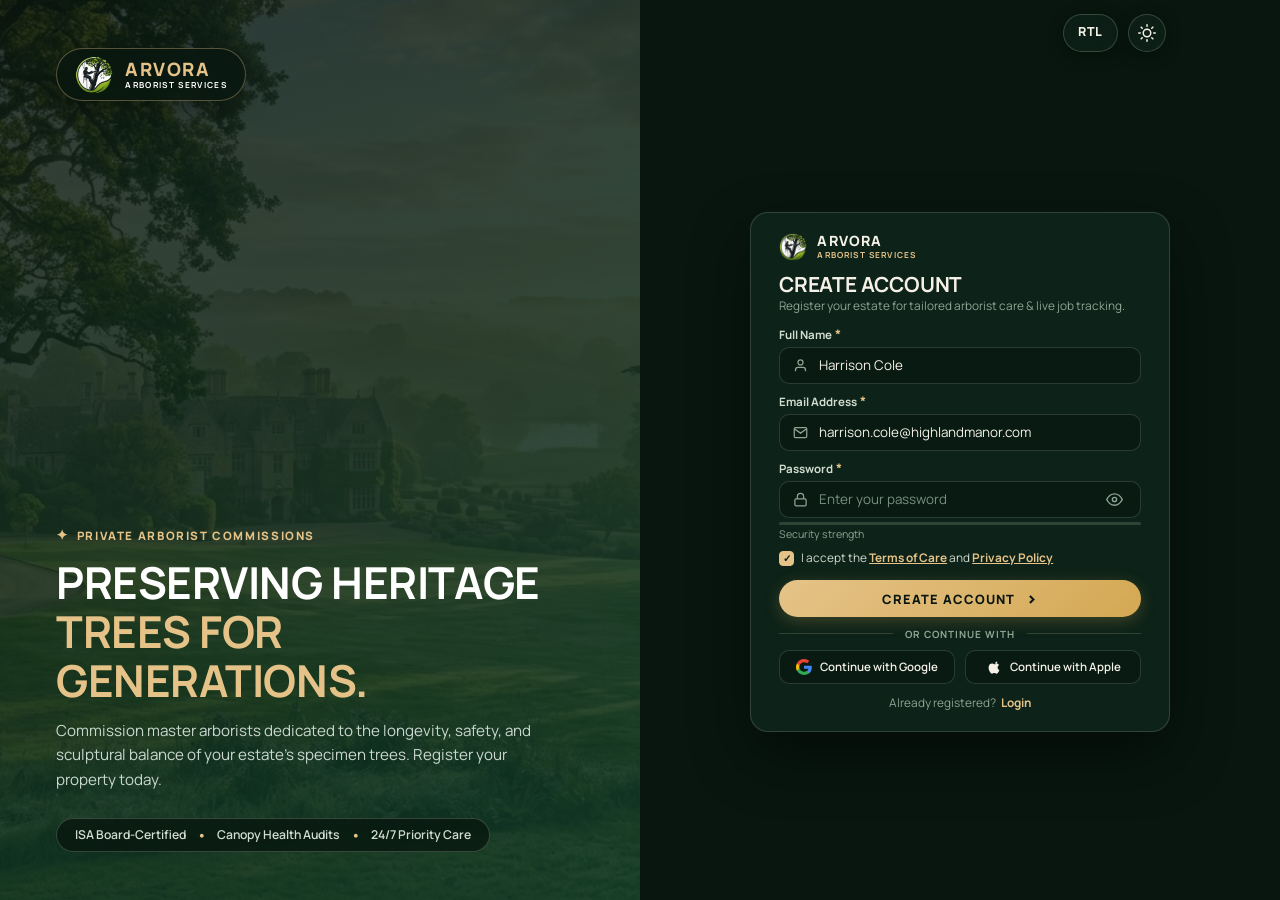
<file: signup.html>
<!DOCTYPE html>
<html lang="en" dir="ltr" data-theme="dark">

<head>
  <meta charset="UTF-8" />
  <meta name="viewport" content="width=device-width, initial-scale=1.0" />
  <title>Create Estate Account — ARVORA Arborist Services</title>
  <meta name="description"
    content="Register your estate property with ARVORA to receive master arborist canopy evaluations, acoustic tomography diagnostics, and dedicated tree care." />

  <link rel="icon" type="image/png" href="assets/logo.png" />
  <link rel="apple-touch-icon" href="assets/logo.png" />

  <link rel="preconnect" href="https://fonts.googleapis.com" />
  <link rel="preconnect" href="https://fonts.gstatic.com" crossorigin />
  <link
    href="https://fonts.googleapis.com/css2?family=Manrope:wght@300;400;500;600;700;800&family=Poppins:ital,wght@0,400;0,500;0,600;0,700;1,400&display=swap"
    rel="stylesheet" />

  <script src="theme-sync.js"></script>

  <link rel="stylesheet" href="signup.css" />
</head>

<body class="auth-body">

  <div class="auth-wrapper">

    <div class="auth-visual-pane">
      <div class="visual-bg-overlay"></div>
      <img src="assets/about_hero_estate.jpg" alt="Historic Estate Trees" class="visual-bg-img" />

      <div class="visual-top-brand">
        <a href="index.html" class="visual-brand-pill" aria-label="ARVORA Home">
          <img src="assets/logo.png" alt="ARVORA Logo" class="visual-brand-logo" width="38" height="38" />
          <div class="visual-brand-text">
            <span class="visual-brand-name">ARVORA</span>
            <span class="visual-brand-sub">ARBORIST SERVICES</span>
          </div>
        </a>
      </div>

      <div class="visual-center-content">
        <div class="visual-badge">
          <span class="badge-sparkle">✦</span>
          <span>PRIVATE ARBORIST COMMISSIONS</span>
        </div>
        <h1 class="visual-heading">PRESERVING HERITAGE<br /><span class="text-gold">TREES FOR GENERATIONS.</span></h1>
        <p class="visual-description">
          Commission master arborists dedicated to the longevity, safety, and sculptural balance of your estate’s
          specimen trees. Register your property today.
        </p>

        <div class="visual-pill-tags">
          <span>ISA Board-Certified</span>
          <span class="pill-dot">•</span>
          <span>Canopy Health Audits</span>
          <span class="pill-dot">•</span>
          <span>24/7 Priority Care</span>
        </div>
      </div>
    </div>

    <div class="auth-form-pane">
      <!-- Dedicated topbar outside form card: Theme & RTL controls -->
      <div class="auth-pane-header">
        <div class="auth-floating-controls" aria-label="Page display preferences">
          <button class="auth-ctrl-btn rtl-toggle-btn" id="rtlToggleBtn" aria-label="Toggle RTL layout"
            title="Switch layout direction (LTR/RTL)">
            <span class="rtl-label" id="rtlBtnText">RTL</span>
          </button>
          <button class="auth-ctrl-btn theme-toggle-btn" id="themeToggleBtn" aria-label="Toggle dark/light theme"
            title="Toggle theme">
            <span class="theme-icon moon-icon">
              <svg width="18" height="18" viewBox="0 0 24 24" fill="none" stroke="currentColor" stroke-width="2"
                stroke-linecap="round" stroke-linejoin="round">
                <path d="M21 12.79A9 9 0 1 1 11.21 3 7 7 0 0 0 21 12.79z"></path>
              </svg>
            </span>
            <span class="theme-icon sun-icon">
              <svg width="18" height="18" viewBox="0 0 24 24" fill="none" stroke="currentColor" stroke-width="2"
                stroke-linecap="round" stroke-linejoin="round">
                <circle cx="12" cy="12" r="5"></circle>
                <line x1="12" y1="1" x2="12" y2="3"></line>
                <line x1="12" y1="21" x2="12" y2="23"></line>
                <line x1="4.22" y1="4.22" x2="5.64" y2="5.64"></line>
                <line x1="18.36" y1="18.36" x2="19.78" y2="19.78"></line>
                <line x1="1" y1="12" x2="3" y2="12"></line>
                <line x1="21" y1="12" x2="23" y2="12"></line>
                <line x1="4.22" y1="19.78" x2="5.64" y2="18.36"></line>
                <line x1="18.36" y1="5.64" x2="19.78" y2="4.22"></line>
              </svg>
            </span>
          </button>
        </div>
      </div>

      <div class="auth-card">

        <a href="index.html" class="card-brand-lockup" aria-label="ARVORA Home">
          <img src="assets/logo.png" alt="ARVORA Logo" class="card-brand-logo" width="28" height="28" />
          <div class="card-brand-text">
            <span class="card-brand-title">ARVORA</span>
            <span class="card-brand-subtitle">ARBORIST SERVICES</span>
          </div>
        </a>

        <h2 class="auth-card-title">CREATE ACCOUNT</h2>
        <p class="auth-card-subtitle">Register your estate for tailored arborist care & live job tracking.</p>

        <form class="auth-form" id="signupForm">

          <div class="form-group">
            <label for="signupName" class="form-label">Full Name <span class="required-star">*</span></label>
            <div class="input-icon-wrap">
              <span class="input-icon">
                <svg width="17" height="17" viewBox="0 0 24 24" fill="none" stroke="currentColor" stroke-width="2">
                  <path d="M20 21v-2a4 4 0 0 0-4-4H8a4 4 0 0 0-4 4v2"></path>
                  <circle cx="12" cy="7" r="4"></circle>
                </svg>
              </span>
              <input type="text" id="signupName" class="form-input" placeholder="Enter your full name"
                value="Harrison Cole" required autocomplete="name" />
            </div>
          </div>

          <div class="form-group">
            <label for="signupEmail" class="form-label">Email Address <span class="required-star">*</span></label>
            <div class="input-icon-wrap">
              <span class="input-icon">
                <svg width="17" height="17" viewBox="0 0 24 24" fill="none" stroke="currentColor" stroke-width="2">
                  <path d="M4 4h16c1.1 0 2 .9 2 2v12c0 1.1-.9 2-2 2H4c-1.1 0-2-.9-2-2V6c0-1.1.9-2 2-2z"></path>
                  <polyline points="22,6 12,13 2,6"></polyline>
                </svg>
              </span>
              <input type="email" id="signupEmail" class="form-input" placeholder="Enter your email address"
                value="harrison.cole@highlandmanor.com" required autocomplete="email" />
            </div>
          </div>

          <div class="form-group">
            <label for="signupPassword" class="form-label">Password <span class="required-star">*</span></label>
            <div class="input-icon-wrap">
              <span class="input-icon">
                <svg width="17" height="17" viewBox="0 0 24 24" fill="none" stroke="currentColor" stroke-width="2">
                  <rect x="3" y="11" width="18" height="11" rx="2" ry="2"></rect>
                  <path d="M7 11V7a5 5 0 0 1 10 0v4"></path>
                </svg>
              </span>
              <input type="password" id="signupPassword" class="form-input" placeholder="Enter your password" required
                autocomplete="new-password" />
              <button type="button" class="password-toggle-btn" id="passwordToggleBtn"
                aria-label="Toggle password visibility">
                <svg class="eye-open" width="17" height="17" viewBox="0 0 24 24" fill="none" stroke="currentColor"
                  stroke-width="2">
                  <path d="M1 12s4-8 11-8 11 8 11 8-4 8-11 8-11-8-11-8z"></path>
                  <circle cx="12" cy="12" r="3"></circle>
                </svg>
                <svg class="eye-closed" width="17" height="17" viewBox="0 0 24 24" fill="none" stroke="currentColor"
                  stroke-width="2" style="display: none;">
                  <path
                    d="M17.94 17.94A10.07 10.07 0 0 1 12 20c-7 0-11-8-11-8a18.45 18.45 0 0 1 5.06-5.94M9.9 4.24A9.12 9.12 0 0 1 12 4c7 0 11 8 11 8a18.5 18.5 0 0 1-2.16 3.19m-6.72-1.07a3 3 0 1 1-4.24-4.24">
                  </path>
                  <line x1="1" y1="1" x2="23" y2="23"></line>
                </svg>
              </button>
            </div>

            <div class="password-meter-wrap" id="passwordMeterWrap">
              <div class="meter-bar">
                <div class="meter-fill" id="meterFill"></div>
              </div>
              <span class="meter-text" id="meterText">Security strength</span>
            </div>
          </div>

          <div class="form-options-row">
            <label class="checkbox-label">
              <input type="checkbox" id="termsAgreement" required checked />
              <span class="custom-checkbox"></span>
              <span class="checkbox-text">I accept the <a href="javascript:void(0)" class="terms-link">Terms of Care</a>
                and <a href="javascript:void(0)" class="terms-link">Privacy Policy</a></span>
            </label>
          </div>

          <button type="submit" class="btn-auth-submit" id="submitSignupBtn">
            <span>CREATE ACCOUNT</span>
            <span class="submit-arrow">›</span>
          </button>
        </form>

        <div class="auth-divider">
          <span class="divider-text">OR CONTINUE WITH</span>
        </div>

        <div class="social-login-grid">
          <button type="button" class="btn-social-auth" id="googleSignupBtn" title="Continue with Google">
            <svg class="social-icon" width="16" height="16" viewBox="0 0 24 24">
              <path fill="#4285F4"
                d="M23.745 12.27c0-.7-.06-1.4-.19-2.07H12v4.51h6.6c-.29 1.52-1.14 2.82-2.4 3.68v3.05h3.88c2.27-2.09 3.66-5.17 3.66-9.17z" />
              <path fill="#34A853"
                d="M12 24c3.24 0 5.95-1.08 7.93-2.91l-3.88-3.05c-1.08.72-2.45 1.16-4.05 1.16-3.12 0-5.77-2.1-6.72-4.93H1.25v3.15C3.25 21.36 7.33 24 12 24z" />
              <path fill="#FBBC05"
                d="M5.28 14.27c-.25-.72-.38-1.49-.38-2.27s.13-1.55.38-2.27V6.58H1.25C.45 8.18 0 10.02 0 12s.45 3.82 1.25 5.42l4.03-3.15z" />
              <path fill="#EA4335"
                d="M12 4.75c1.77 0 3.35.61 4.6 1.8l3.42-3.42C17.95 1.19 15.24 0 12 0 7.33 0 3.25 2.64 1.25 6.58l4.03 3.15c.95-2.83 3.6-4.98 6.72-4.98z" />
            </svg>
            <span class="social-label">Continue with Google</span>
          </button>

          <button type="button" class="btn-social-auth" id="appleSignupBtn" title="Continue with Apple">
            <svg class="social-icon" width="16" height="16" viewBox="0 0 24 24" fill="currentColor">
              <path
                d="M18.71 19.5c-.83 1.24-1.71 2.45-3.05 2.47-1.34.03-1.77-.79-3.29-.79-1.53 0-2 .77-3.27.82-1.31.05-2.3-1.32-3.14-2.53C4.25 17 2.94 12.45 4.7 9.39c.87-1.52 2.43-2.48 4.12-2.51 1.28-.02 2.5.87 3.29.87.78 0 2.26-1.07 3.81-.91.65.03 2.47.26 3.64 1.98-.09.06-2.17 1.28-2.15 3.81.03 3.02 2.65 4.03 2.68 4.04-.03.07-.42 1.44-1.38 2.83M15.97 6.88c.67-.82 1.13-1.96 1-3.1-.98.04-2.16.65-2.84 1.45-.6.7-1.13 1.83-.99 2.94 1.09.09 2.16-.47 2.83-1.29z" />
            </svg>
            <span class="social-label">Continue with Apple</span>
          </button>
        </div>

        <div class="card-footer-wrap">
          <span class="footer-note">Already registered?</span>
          <a href="login.html" class="footer-action-link" id="goToLoginLink">Login</a>
        </div>

      </div>
    </div>

  </div>

  <div class="auth-toast" id="authToast" role="alert" aria-live="polite">
    <span class="toast-icon">✓</span>
    <span class="toast-message" id="authToastMessage">Account created successfully.</span>
  </div>

  <script src="signup.js"></script>
</body>

</html>
</file>
<file: index.css>
:root {

  --primary: #123B2A;
  --primary-color: #123B2A;
  --primary-rgb: 18, 59, 42;
  --forest-green: #123B2A;
  --forest-green-rgb: 18, 59, 42;
  --deep-olive: #31533B;
  --deep-olive-rgb: 49, 83, 59;
  --soft-sage: #A8B89F;
  --soft-sage-rgb: 168, 184, 159;
  --warm-cream: #F5F1E7;
  --warm-cream-rgb: 245, 241, 231;
  --earth-brown: #72563F;
  --earth-brown-rgb: 114, 86, 63;
  --accent-gold: #E5C388;
  --accent-gold-hover: #F2D59F;
  --pure-white: #FFFFFF;

  --bg-primary: #08160F;
  --bg-surface: #10241A;
  --bg-surface-elevated: #162E21;
  --bg-surface-translucent: rgba(16, 36, 26, 0.88);
  --border-color: rgba(168, 184, 159, 0.2);
  --border-color-subtle: rgba(168, 184, 159, 0.1);

  --text-primary: #F5F1E7;
  --text-secondary: #D2DDD0;
  --text-muted: #9BB098;
  --text-light: #FFFFFF;

  --header-bg: #0A1B12;
  --header-border: rgba(168, 184, 159, 0.18);
  --footer-bg: #06120C;
  --card-shadow: 0 16px 40px rgba(0, 0, 0, 0.4);
  --card-shadow-hover: 0 24px 50px rgba(0, 0, 0, 0.6);

  --font-primary: 'Manrope', -apple-system, BlinkMacSystemFont, 'Segoe UI', Roboto, sans-serif;
  --font-heading: 'Manrope', 'Poppins', sans-serif;
  --font-accent: 'Poppins', sans-serif;

  --radius-sm: 8px;
  --radius-md: 14px;
  --radius-lg: 24px;
  --radius-xl: 32px;
  --radius-pill: 9999px;
  --transition-smooth: all 0.35s cubic-bezier(0.16, 1, 0.3, 1);
  --transition-fast: all 0.2s ease;
}

[data-theme="light"] {
  --primary: #123B2A;
  --primary-color: #123B2A;
  --primary-rgb: 18, 59, 42;
  --bg-primary: #F7F5EE;
  --bg-surface: #FFFFFF;
  --bg-surface-elevated: #EFECE2;
  --bg-surface-translucent: rgba(255, 255, 255, 0.9);
  --border-color: rgba(18, 59, 42, 0.14);
  --border-color-subtle: rgba(18, 59, 42, 0.08);

  --text-primary: #123B2A;
  --text-secondary: #2C4835;
  --text-muted: #5F7363;
  --text-light: #123B2A;

  --accent-gold: #966416;
  --accent-gold-hover: #7E510D;
  --accent-gold-rgb: 150, 100, 22;

  --header-bg: #FFFFFF;
  --header-border: rgba(18, 59, 42, 0.12);
  --footer-bg: #EBE5D6;
  --card-shadow: 0 14px 34px rgba(18, 59, 42, 0.08);
  --card-shadow-hover: 0 24px 44px rgba(18, 59, 42, 0.16);
  --forest-green: #123B2A;
  --forest-green-rgb: 18, 59, 42;
  --card-hover-border: #123B2A;
}

*,
*::before,
*::after {
  box-sizing: border-box;
  margin: 0;
  padding: 0;
}

html {
  scroll-behavior: smooth;
  scroll-padding-top: 80px;
  font-size: 16px;
  overflow-x: clip;
  width: 100%;
}

body {
  font-family: var(--font-primary);
  background-color: var(--bg-primary);
  color: var(--text-primary);
  line-height: 1.65;
  overflow-x: clip;
  width: 100%;
  transition: background-color 0.35s ease, color 0.35s ease;
  position: relative;
  -webkit-font-smoothing: antialiased;
}

/* Typography Standard: Headings 600, Paragraphs 400-550 */
h1, h2, h3, h4, h5, h6 {
  font-family: var(--font-heading);
  font-weight: 600;
  line-height: 1.25;
  color: var(--text-primary);
}

p {
  font-family: var(--font-primary);
  font-weight: 450;
  line-height: 1.65;
}

img {
  max-width: 100%;
  height: auto;
  display: block;
}

a {
  color: inherit;
  text-decoration: none;
  transition: var(--transition-fast);
}

button {
  cursor: pointer;
  border: none;
  background: none;
  font-family: inherit;
  transition: var(--transition-fast);
}

ul {
  list-style: none;
}

.ambient-glow {
  position: fixed;
  border-radius: 50%;
  filter: blur(140px);
  pointer-events: none;
  z-index: 0;
  opacity: 0.35;
}

.glow-1 {
  width: 500px;
  height: 500px;
  top: -100px;
  right: -100px;
  background: radial-gradient(circle, rgba(168, 184, 159, 0.4) 0%, transparent 70%);
}

.glow-2 {
  width: 600px;
  height: 600px;
  bottom: 15%;
  left: -150px;
  background: radial-gradient(circle, rgba(49, 83, 59, 0.3) 0%, transparent 70%);
}

.container {
  width: 100%;
  max-width: 1260px;
  margin-left: auto;
  margin-right: auto;
  padding-left: 1.5rem;
  padding-right: 1.5rem;
  position: relative;
  z-index: 1;
}

.section {
  padding-top: 5.5rem;
  padding-bottom: 5.5rem;
  position: relative;
  z-index: 1;
}

.section-header {
  margin-bottom: 3.5rem;
}

.section-header.text-center {
  text-align: center;
  max-width: 760px;
  margin-left: auto;
  margin-right: auto;
}

.section-title {
  font-family: var(--font-heading);
  font-size: 2.6rem;
  font-weight: 600;
  line-height: 1.2;
  letter-spacing: -0.025em;
  color: var(--text-primary);
  margin-top: 0.85rem;
  margin-bottom: 1rem;
}

.section-title-sm {
  font-family: var(--font-heading);
  font-size: 2rem;
  font-weight: 600;
  line-height: 1.25;
  letter-spacing: -0.02em;
  color: var(--text-primary);
  margin-top: 0.5rem;
  margin-bottom: 1rem;
}

.section-subtitle {
  font-family: var(--font-primary);
  font-size: 1.05rem;
  font-weight: 450;
  color: var(--text-muted);
  line-height: 1.6;
}

.text-highlight {
  background: linear-gradient(135deg, #E5C388 0%, #F7E6B8 35%, #C0892B 75%, #E5C388 100%);
  -webkit-background-clip: text;
  -webkit-text-fill-color: transparent;
  display: inline-block;
}

[data-theme="light"] .text-highlight {
  background: linear-gradient(135deg, #123B2A 0%, #1E6646 50%, #123B2A 100%);
  -webkit-background-clip: text;
  -webkit-text-fill-color: transparent;
  display: inline-block;
}

.badge-pill {
  display: inline-flex;
  align-items: center;
  gap: 0.5rem;
  padding: 0.4rem 0.95rem;
  border-radius: var(--radius-pill);
  background-color: rgba(168, 184, 159, 0.18);
  border: 1px solid rgba(168, 184, 159, 0.25);
  font-family: var(--font-accent);
  font-size: 0.74rem;
  font-weight: 700;
  letter-spacing: 0.08em;
  text-transform: uppercase;
  color: var(--text-secondary);
  width: fit-content;
  max-width: fit-content;
  align-self: flex-start;
  flex-grow: 0;
  flex-shrink: 0;
}

.text-center .badge-pill,
.section-header.text-center .badge-pill,
.modal-header.text-center .badge-pill,
.journal-cta-content .badge-pill,
.jdetail-cta-content .badge-pill,
.cta-content .badge-pill,
.contact-hero-content .badge-pill {
  align-self: center !important;
  margin-left: auto !important;
  margin-right: auto !important;
}

.badge-pill .badge-dot {
  width: 7px;
  height: 7px;
  border-radius: 50%;
  background-color: var(--accent-gold);
  box-shadow: 0 0 8px var(--accent-gold);
  flex-shrink: 0;
}

.badge-pill .badge-text {
  color: inherit;
  font-family: inherit;
  font-size: inherit;
  font-weight: inherit;
  letter-spacing: inherit;
  text-transform: inherit;
}

[data-theme="light"] .badge-pill {
  background-color: rgba(18, 59, 42, 0.08);
  border-color: rgba(18, 59, 42, 0.18);
  color: #123B2A;
}

[data-theme="light"] .badge-pill .badge-dot {
  background-color: var(--forest-green);
  box-shadow: 0 0 8px rgba(18, 59, 42, 0.4);
}

[data-theme="light"] .badge-pill .badge-text {
  color: #123B2A;
}

.about-hero-gold-tag,
.badge-gold-tag {
  background: rgba(192, 137, 43, 0.22);
  color: var(--accent-gold);
  border: 1px solid rgba(229, 195, 136, 0.4);
  padding: 0.15rem 0.5rem;
  border-radius: 4px;
  font-size: 0.65rem;
  font-weight: 800;
  letter-spacing: 0.08em;
  margin-left: 0.4rem;
}

[data-theme="light"] .about-hero-gold-tag,
[data-theme="light"] .badge-gold-tag {
  background: rgba(192, 137, 43, 0.15);
  color: #8C5E13;
  border-color: rgba(192, 137, 43, 0.3);
}

[dir="rtl"] .about-hero-gold-tag,
[dir="rtl"] .badge-gold-tag {
  margin-left: 0;
  margin-right: 0.4rem;
}

.badge-pill.light-pill {
  background: rgba(245, 241, 231, 0.15);
  border-color: rgba(245, 241, 231, 0.3);
  color: var(--warm-cream);
}

.badge-pill.light-pill .badge-dot {
  background-color: var(--accent-gold);
}

/* Force light-pill to stay light-colored even in light theme (used inside dark CTA banners) */
[data-theme="light"] .badge-pill.light-pill,
[data-theme="light"] .dark-cta-banner .badge-pill {
  background: rgba(245, 241, 231, 0.15) !important;
  border-color: rgba(245, 241, 231, 0.3) !important;
  color: var(--warm-cream, #F5F1E7) !important;
}

[data-theme="light"] .badge-pill.light-pill .badge-dot,
[data-theme="light"] .dark-cta-banner .badge-pill .badge-dot {
  background-color: var(--accent-gold) !important;
  box-shadow: 0 0 8px var(--accent-gold) !important;
}

[data-theme="light"] .badge-pill.light-pill .badge-text,
[data-theme="light"] .dark-cta-banner .badge-pill .badge-text {
  color: var(--warm-cream, #F5F1E7) !important;
}

.btn {
  display: inline-flex;
  align-items: center;
  justify-content: center;
  gap: 0.65rem;
  padding: 0.8rem 1.8rem;
  font-family: var(--font-primary);
  font-size: 0.95rem;
  font-weight: 700;
  border-radius: var(--radius-pill);
  background-color: #234734;
  color: #FFFFFF;
  border: 1px solid #487258;
  box-shadow: 0 4px 14px rgba(0, 0, 0, 0.25);
  transition: var(--transition-smooth);
  white-space: nowrap;
}

.btn:hover {
  background-color: #2C563F;
  border-color: #5C8E70;
  color: #FFFFFF;
  transform: translateY(-2px);
  box-shadow: 0 8px 22px rgba(0, 0, 0, 0.35);
}

.btn-lg {
  padding: 0.9rem 2.2rem;
  font-size: 1rem;
}

.btn-primary {
  background-color: #234734;
  color: #FFFFFF;
  border: 1px solid #487258;
  box-shadow: 0 4px 14px rgba(0, 0, 0, 0.25);
  transition: var(--transition-fast, all 0.2s ease);
}

.btn-primary:hover {
  background-color: #2C563F;
  border-color: var(--accent-gold, #E5C388);
  color: #FFFFFF;
  box-shadow: 0 8px 22px rgba(0, 0, 0, 0.35);
  transform: translateY(-2px);
}

.btn-primary:active {
  transform: translateY(0);
}

.btn-primary span,
.btn-primary .btn-arrow {
  color: #FFFFFF !important;
}

.btn-primary:hover span,
.btn-primary:hover .btn-arrow {
  color: #FFFFFF !important;
}

[data-theme="light"] .btn-primary {
  background-color: #234734;
  color: #FFFFFF;
  border: 1px solid #487258;
  box-shadow: 0 4px 14px rgba(0, 0, 0, 0.25);
}

[data-theme="light"] .btn-primary:hover {
  background-color: #2C563F;
  border-color: var(--accent-gold, #E5C388);
  color: #FFFFFF;
  box-shadow: 0 8px 22px rgba(0, 0, 0, 0.35);
}

[data-theme="light"] .btn-primary span,
[data-theme="light"] .btn-primary .btn-arrow,
[data-theme="light"] .btn-primary:hover span,
[data-theme="light"] .btn-primary:hover .btn-arrow {
  color: #FFFFFF !important;
}

#heroQuoteBtn {
  position: relative;
  overflow: hidden;
}

#heroQuoteBtn::after {
  content: "";
  position: absolute;
  top: -50%;
  left: -60%;
  width: 40%;
  height: 200%;
  background: linear-gradient(90deg, transparent, rgba(229, 195, 136, 0.4), transparent);
  transform: rotate(25deg);
  transition: all 0.75s cubic-bezier(0.16, 1, 0.3, 1);
  pointer-events: none;
}

#heroQuoteBtn:hover::after {
  left: 130%;
}

.btn-secondary {
  background-color: rgba(35, 71, 52, 0.65);
  color: #FFFFFF;
  border: 1px solid #487258;
  backdrop-filter: blur(8px);
}

.btn-secondary:hover {
  background-color: #2C563F;
  border-color: #5C8E70;
  color: #FFFFFF;
  transform: translateY(-2px);
  box-shadow: 0 6px 18px rgba(0, 0, 0, 0.3);
}

[data-theme="dark"] #heroExploreBtn:hover,
[data-theme="dark"] #hero2VaultBtn:hover,
[data-theme="dark"] #heroTeamCta:hover,
[data-theme="dark"] #heroViewGalleryBtn:hover,
[data-theme="dark"] #heroJournalFieldStudyBtn:hover,
html:not([data-theme="light"]) #heroExploreBtn:hover,
html:not([data-theme="light"]) #hero2VaultBtn:hover,
html:not([data-theme="light"]) #heroTeamCta:hover,
html:not([data-theme="light"]) #heroViewGalleryBtn:hover,
html:not([data-theme="light"]) #heroJournalFieldStudyBtn:hover,
[data-theme="dark"] .hero-btn-group .btn-secondary:hover,
html:not([data-theme="light"]) .hero-btn-group .btn-secondary:hover,
[data-theme="dark"] .home2-hero-actions .btn-secondary:hover,
html:not([data-theme="light"]) .home2-hero-actions .btn-secondary:hover,
[data-theme="dark"] .about-hero-actions .btn-outline:hover,
html:not([data-theme="light"]) .about-hero-actions .btn-outline:hover,
[data-theme="dark"] .services-hero-actions .svc-ghost-btn:hover,
html:not([data-theme="light"]) .services-hero-actions .svc-ghost-btn:hover,
[data-theme="dark"] .journal-hero-actions .btn-outline:hover,
html:not([data-theme="light"]) .journal-hero-actions .btn-outline:hover,
[data-theme="dark"] .service-card-footer .service-estimate-btn:hover,
html:not([data-theme="light"]) .service-card-footer .service-estimate-btn:hover,
[data-theme="dark"] .service-card-footer .btn-outline:hover,
html:not([data-theme="light"]) .service-card-footer .btn-outline:hover,
[data-theme="dark"] .journal-card-footer .consult-arborist-btn:hover,
html:not([data-theme="light"]) .journal-card-footer .consult-arborist-btn:hover,
[data-theme="dark"] .journal-card-footer .btn-outline:hover,
html:not([data-theme="light"]) .journal-card-footer .btn-outline:hover {
  color: var(--accent-gold);
  border-color: var(--accent-gold);
}

[data-theme="dark"] #heroExploreBtn:hover svg,
[data-theme="dark"] #hero2VaultBtn:hover svg,
[data-theme="dark"] #heroViewGalleryBtn:hover svg,
[data-theme="dark"] #heroJournalFieldStudyBtn:hover svg,
html:not([data-theme="light"]) #heroExploreBtn:hover svg,
html:not([data-theme="light"]) #hero2VaultBtn:hover svg,
html:not([data-theme="light"]) #heroViewGalleryBtn:hover svg,
html:not([data-theme="light"]) #heroJournalFieldStudyBtn:hover svg,
[data-theme="dark"] .hero-btn-group .btn-secondary:hover svg,
html:not([data-theme="light"]) .hero-btn-group .btn-secondary:hover svg,
[data-theme="dark"] .home2-hero-actions .btn-secondary:hover svg,
html:not([data-theme="light"]) .home2-hero-actions .btn-secondary:hover svg,
[data-theme="dark"] .services-hero-actions .svc-ghost-btn:hover svg,
html:not([data-theme="light"]) .services-hero-actions .svc-ghost-btn:hover svg,
[data-theme="dark"] .journal-hero-actions .btn-outline:hover svg,
html:not([data-theme="light"]) .journal-hero-actions .btn-outline:hover svg {
  stroke: var(--accent-gold) !important;
}

[data-theme="light"] #heroExploreBtn:hover,
[data-theme="light"] #hero2VaultBtn:hover,
[data-theme="light"] #heroTeamCta:hover,
[data-theme="light"] #heroViewGalleryBtn:hover,
[data-theme="light"] #heroJournalFieldStudyBtn:hover,
[data-theme="light"] .hero-btn-group .btn-secondary:hover,
[data-theme="light"] .home2-hero-actions .btn-secondary:hover,
[data-theme="light"] .about-hero-actions .btn-outline:hover,
[data-theme="light"] .services-hero-actions .svc-ghost-btn:hover,
[data-theme="light"] .journal-hero-actions .btn-outline:hover,
[data-theme="light"] .service-card-footer .service-estimate-btn:hover,
[data-theme="light"] .service-card-footer .btn-outline:hover,
[data-theme="light"] .journal-card-footer .consult-arborist-btn:hover,
[data-theme="light"] .journal-card-footer .btn-outline:hover {
  color: #FFFFFF;
  border-color: #5C8E70;
}

[data-theme="light"] #heroExploreBtn:hover svg,
[data-theme="light"] #hero2VaultBtn:hover svg,
[data-theme="light"] #heroViewGalleryBtn:hover svg,
[data-theme="light"] #heroJournalFieldStudyBtn:hover svg,
[data-theme="light"] .hero-btn-group .btn-secondary:hover svg,
[data-theme="light"] .home2-hero-actions .btn-secondary:hover svg,
[data-theme="light"] .services-hero-actions .svc-ghost-btn:hover svg,
[data-theme="light"] .journal-hero-actions .btn-outline:hover svg {
  stroke: #FFFFFF !important;
  filter: none;
}

.btn-outline {
  background-color: transparent;
  color: var(--pure-white, #FFFFFF);
  border: 1.5px solid rgba(245, 241, 231, 0.35);
  box-shadow: none;
}

.btn-outline:hover {
  background-color: rgba(245, 241, 231, 0.1);
  border-color: var(--accent-gold);
  color: var(--accent-gold);
  transform: translateY(-2px);
  box-shadow: 0 6px 18px rgba(0, 0, 0, 0.25);
}

[data-theme="light"] .btn-outline {
  background-color: transparent !important;
  color: var(--forest-green, #123B2A) !important;
  border: 1.5px solid rgba(18, 59, 42, 0.35) !important;
  box-shadow: none !important;
}

[data-theme="light"] .btn-outline:hover {
  background-color: rgba(18, 59, 42, 0.08) !important;
  border-color: var(--forest-green, #123B2A) !important;
  color: var(--forest-green, #123B2A) !important;
  box-shadow: 0 6px 18px rgba(18, 59, 42, 0.12) !important;
}

.btn-warm {
  background-color: #234734;
  color: #FFFFFF;
  border: 1px solid #487258;
  box-shadow: 0 4px 14px rgba(0, 0, 0, 0.25);
  font-weight: 700;
  transition: var(--transition-fast, all 0.2s ease);
}

.btn-warm:hover {
  background-color: #2C563F;
  border-color: var(--accent-gold, #E5C388);
  color: #FFFFFF;
  transform: translateY(-2px);
  box-shadow: 0 8px 22px rgba(0, 0, 0, 0.35);
}

[data-theme="light"] .btn-warm {
  background-color: #234734;
  color: #FFFFFF;
  border: 1px solid #487258;
}

[data-theme="light"] .btn-warm:hover {
  background-color: #2C563F;
  border-color: var(--accent-gold, #E5C388);
  color: #FFFFFF;
}

.btn-block {
  width: 100%;
}

.btn-arrow,
.arrow {
  display: inline-block;
  transition: transform 0.25s ease;
}

.btn:hover .btn-arrow,
.btn:hover .arrow {
  transform: translateX(4px);
}

.atelier-header {
  position: fixed !important;
  top: 0 !important;
  left: 0 !important;
  right: 0 !important;
  width: 100% !important;
  z-index: 1000 !important;
  background-color: var(--header-bg);
  border-bottom: 1px solid var(--header-border);
  box-shadow: 0 4px 25px rgba(0, 0, 0, 0.25);
  transition: background-color 0.35s ease, border-color 0.35s ease;
  will-change: transform;
}

body.has-fixed-header,
body:has(.atelier-header),
body:has(#mainHeader) {
  padding-top: 72px;
}

.header-container {
  height: 72px;
  display: flex;
  align-items: center;
  justify-content: space-between;
}

.brand-logo {
  display: inline-flex;
  align-items: center;
  gap: 0.9rem;
  width: fit-content;
  vertical-align: middle;
  user-select: none;
  text-decoration: none;
  transition: transform 0.25s ease;
}

.brand-logo:hover {
  transform: translateY(-1px);
}

.logo-mark {
  width: 46px;
  height: 46px;
  display: flex;
  align-items: center;
  justify-content: center;
  flex-shrink: 0;
  border-radius: 50%;
  position: relative;
  overflow: hidden;
  box-shadow: 0 4px 14px rgba(0, 0, 0, 0.25);
  border: 1.5px solid rgba(168, 184, 159, 0.28);
  background-color: #FFFFFF;
  transition: transform 0.35s cubic-bezier(0.34, 1.56, 0.64, 1), box-shadow 0.35s ease, border-color 0.35s ease;
}

.brand-logo:hover .logo-mark {
  transform: scale(1.08) rotate(2deg);
  box-shadow: 0 6px 22px rgba(92, 184, 43, 0.4);
  border-color: #5CB82B;
}

.logo-mark .brand-img {
  width: 100%;
  height: 100%;
  object-fit: cover;
  display: block;
  border-radius: 50%;
}

.logo-mark svg {
  width: 100%;
  height: 100%;
}

.logo-mark.small {
  width: 36px;
  height: 36px;
  box-shadow: 0 3px 10px rgba(0, 0, 0, 0.2);
}

[data-theme="light"] .logo-mark {
  border-color: rgba(18, 59, 42, 0.18);
  box-shadow: 0 4px 14px rgba(18, 59, 42, 0.12);
}

.brand-text-wrap {
  display: flex;
  flex-direction: column;
  justify-content: center;
  align-items: flex-start;
  text-align: left;
  line-height: 1;
}

[dir="rtl"] .brand-text-wrap {
  align-items: flex-start;
  text-align: right;
}

.brand-name {
  font-family: var(--font-heading);
  font-size: 1.35rem;
  font-weight: 800;
  letter-spacing: 0.08em;
  color: var(--accent-gold, #E5C388);
  line-height: 1.1;
  display: block;
  margin: 0;
  padding: 0;
  transition: color 0.3s ease, filter 0.25s ease, text-shadow 0.3s ease;
}

.brand-name.font-light {
  color: var(--accent-gold, #E5C388);
}

[data-theme="dark"] .brand-name,
[data-theme="dark"] .brand-name.font-light {
  color: var(--accent-gold, #E5C388) !important;
  text-shadow: 0 2px 10px rgba(0, 0, 0, 0.7), 0 0 14px rgba(229, 195, 136, 0.35);
}

[data-theme="light"] .brand-name,
[data-theme="light"] .brand-name.font-light {
  color: #A6731B !important;
  text-shadow: 0 1px 2px rgba(166, 115, 27, 0.15);
}

.brand-logo:hover .brand-name {
  filter: brightness(1.15);
}

[data-theme="dark"] .brand-logo:hover .brand-name {
  color: var(--accent-gold-hover, #F2D59F) !important;
  text-shadow: 0 0 18px rgba(229, 195, 136, 0.65);
}

[data-theme="light"] .brand-logo:hover .brand-name {
  color: #8D5F10 !important;
  text-shadow: 0 1px 3px rgba(141, 95, 16, 0.25);
}

.brand-sub {
  font-family: var(--font-accent);
  font-size: 0.58rem;
  font-weight: 700;
  letter-spacing: 0.19em;
  color: #FFFFFF;
  line-height: 1;
  margin-top: 4px;
  padding: 0;
  text-transform: uppercase;
  white-space: nowrap;
  transition: color 0.3s ease;
}

.brand-sub.font-sage {
  color: #FFFFFF;
}

[data-theme="dark"] .brand-sub,
[data-theme="dark"] .brand-sub.font-sage {
  color: #FFFFFF !important;
}

[data-theme="light"] .brand-sub,
[data-theme="light"] .brand-sub.font-sage {
  color: #000000 !important;
}

.brand-logo .logo-mark.small+.brand-text-wrap .brand-name {
  font-size: 1.15rem;
}

.brand-logo .logo-mark.small+.brand-text-wrap .brand-sub {
  font-size: 0.52rem;
  margin-top: 2px;
}

.nav-menu {
  display: flex;
  align-items: center;
}

.nav-list {
  display: flex;
  align-items: center;
  gap: clamp(0.85rem, 1.4vw, 1.75rem);
}

.nav-item {
  position: relative;
}

.nav-link {
  position: relative;
  font-size: 0.85rem;
  font-weight: 700;
  letter-spacing: 0.08em;
  color: var(--text-secondary);
  display: inline-flex;
  align-items: center;
  gap: 0.35rem;
  padding: 0.5rem 0;
  transition: color 0.2s ease;
  cursor: pointer;
}

.dropdown-caret {
  transition: transform 0.2s ease;
}

.nav-link::after {
  content: '';
  position: absolute;
  bottom: 0;
  left: 0;
  right: 0;
  height: 2.5px;
  background-color: var(--accent-gold);
  border-radius: 2px;
  transform: scaleX(0);
  transform-origin: center;
  transition: transform 0.25s cubic-bezier(0.16, 1, 0.3, 1), opacity 0.2s ease, background-color 0.2s ease;
  pointer-events: none;
  opacity: 0;
}

.nav-link:hover {
  color: var(--accent-gold);
}

.nav-link:hover::after {
  transform: scaleX(0.7);
  opacity: 0.75;
}

.nav-link.active {
  color: var(--accent-gold);
}

.nav-link.active::after {
  transform: scaleX(1);
  opacity: 1;
  box-shadow: 0 0 10px rgba(229, 195, 136, 0.55);
}

[data-theme="light"] .nav-link {
  color: #2C4835;
}

[data-theme="light"] .nav-link:hover {
  color: #123B2A;
}

[data-theme="light"] .nav-link.active {
  color: #123B2A;
}

[data-theme="light"] .nav-link::after {
  background-color: #123B2A;
}

[data-theme="light"] .nav-link:hover::after {
  transform: scaleX(0.7);
  opacity: 0.6;
}

[data-theme="light"] .nav-link.active::after {
  transform: scaleX(1);
  opacity: 1;
  background-color: #123B2A;
  box-shadow: 0 1.5px 4px rgba(18, 59, 42, 0.35);
}

.nav-item.has-dropdown {
  position: relative;
}

.dropdown-menu {
  position: absolute;
  top: calc(100% + 14px);
  left: 50%;
  transform: translateX(-50%) translateY(8px);
  min-width: 270px;
  background: var(--bg-surface-elevated);
  border: 1px solid var(--border-color);
  border-radius: var(--radius-md);
  box-shadow: 0 20px 45px rgba(0, 0, 0, 0.5);
  padding: 0.55rem;
  list-style: none;
  opacity: 0;
  visibility: hidden;
  pointer-events: none;
  transition: opacity 0.25s ease, transform 0.25s cubic-bezier(0.16, 1, 0.3, 1), visibility 0.25s ease;
  z-index: 1050;
  backdrop-filter: blur(20px);
  -webkit-backdrop-filter: blur(20px);
}

.dropdown-menu::before {
  content: '';
  position: absolute;
  top: -14px;
  left: 0;
  right: 0;
  height: 14px;
}

.nav-item.has-dropdown:hover .dropdown-menu,
.nav-item.has-dropdown:focus-within .dropdown-menu {
  opacity: 1;
  visibility: visible;
  pointer-events: auto;
  transform: translateX(-50%) translateY(0);
}

.nav-item.has-dropdown:hover .dropdown-caret {
  transform: rotate(180deg);
}

.dropdown-menu li {
  list-style: none;
}

.dropdown-link {
  display: flex;
  align-items: center;
  gap: 0.75rem;
  padding: 0.7rem 0.85rem;
  border-radius: var(--radius-sm);
  color: var(--text-secondary);
  text-decoration: none;
  transition: background-color 0.2s ease, color 0.2s ease, transform 0.2s ease;
}

.dropdown-link:hover,
.dropdown-link.active {
  background: rgba(168, 184, 159, 0.12);
  color: #FFFFFF;
  transform: translateX(2px);
}

[data-theme="light"] .dropdown-menu {
  background: #FFFFFF;
  border-color: rgba(18, 59, 42, 0.14);
  box-shadow: 0 16px 36px rgba(18, 59, 42, 0.12);
}

[data-theme="light"] .dropdown-link:hover,
[data-theme="light"] .dropdown-link.active {
  background: rgba(18, 59, 42, 0.08);
  color: var(--forest-green);
}

.dropdown-dot {
  width: 7px;
  height: 7px;
  border-radius: 50%;
  background: rgba(168, 184, 159, 0.35);
  flex-shrink: 0;
  transition: background-color 0.2s ease, transform 0.2s ease;
}

.dropdown-link:hover .dropdown-dot,
.dropdown-link.active .dropdown-dot {
  background: var(--accent-gold);
  transform: scale(1.3);
}

[data-theme="light"] .dropdown-link:hover .dropdown-dot,
[data-theme="light"] .dropdown-link.active .dropdown-dot {
  background: var(--forest-green);
}

.dropdown-info {
  display: flex;
  flex-direction: column;
  gap: 2px;
  text-align: left;
}

.dropdown-title {
  font-family: var(--font-heading);
  font-size: 0.88rem;
  font-weight: 600;
  color: var(--text-primary);
  display: flex;
  align-items: center;
  gap: 0.5rem;
}

.dropdown-tag {
  font-family: var(--font-accent);
  font-size: 0.62rem;
  font-weight: 700;
  padding: 1px 6px;
  border-radius: var(--radius-pill);
  background: rgba(168, 184, 159, 0.2);
  color: var(--soft-sage);
  text-transform: uppercase;
  letter-spacing: 0.05em;
}

.dropdown-badge {
  font-family: var(--font-accent);
  font-size: 0.62rem;
  font-weight: 800;
  padding: 1px 6px;
  border-radius: var(--radius-pill);
  background: var(--accent-gold);
  color: #123B2A;
  text-transform: uppercase;
  letter-spacing: 0.05em;
}

.dropdown-desc {
  font-size: 0.74rem;
  color: var(--text-muted);
  font-weight: 400;
  line-height: 1.3;
}

[dir="rtl"] .dropdown-menu {
  left: auto;
  right: 50%;
  transform: translateX(50%) translateY(8px);
}

[dir="rtl"] .nav-item.has-dropdown:hover .dropdown-menu,
[dir="rtl"] .nav-item.has-dropdown:focus-within .dropdown-menu {
  transform: translateX(50%) translateY(0);
}

[dir="rtl"] .dropdown-info {
  text-align: right;
}

[dir="rtl"] .dropdown-link:hover,
[dir="rtl"] .dropdown-link.active {
  transform: translateX(-2px);
}

.drawer-home-switcher {
  margin-top: 1.25rem;
  padding: 0.85rem 1rem;
  background: rgba(168, 184, 159, 0.08);
  border: 1px solid var(--border-color);
  border-radius: var(--radius-md);
}

.drawer-switcher-label {
  display: block;
  font-family: var(--font-accent);
  font-size: 0.7rem;
  font-weight: 700;
  letter-spacing: 0.08em;
  text-transform: uppercase;
  color: var(--accent-gold);
  margin-bottom: 0.55rem;
}

[data-theme="light"] .drawer-switcher-label {
  color: var(--forest-green);
}

.drawer-switcher-btns {
  display: flex;
  gap: 0.5rem;
}

.drawer-switch-pill {
  flex: 1;
  text-align: center;
  font-size: 0.75rem;
  font-weight: 700;
  padding: 0.5rem 0.5rem;
  border-radius: var(--radius-pill);
  background: rgba(168, 184, 159, 0.12);
  color: var(--text-secondary);
  text-decoration: none;
  display: inline-flex;
  align-items: center;
  justify-content: center;
  gap: 0.35rem;
  transition: all 0.2s ease;
  border: 1px solid transparent;
}

.drawer-switch-pill.active {
  background: #234734;
  color: #FFFFFF;
  border-color: var(--accent-gold);
  box-shadow: 0 4px 12px rgba(0, 0, 0, 0.25);
}

[data-theme="light"] .drawer-switch-pill.active {
  background: #123B2A;
  color: #FFFFFF;
  border-color: #5CB82B;
  box-shadow: 0 4px 12px rgba(18, 59, 42, 0.2);
}

.mini-badge {
  font-size: 0.58rem;
  background: var(--accent-gold);
  color: #123B2A;
  padding: 1px 5px;
  border-radius: 999px;
  font-weight: 800;
}

.header-actions {
  display: flex;
  align-items: center;
  gap: 0.85rem;
}

.ctrl-btn {
  height: 38px;
  border-radius: var(--radius-pill);
  display: flex;
  align-items: center;
  justify-content: center;
  background: rgba(168, 184, 159, 0.12);
  color: var(--text-primary);
  border: 1px solid var(--border-color);
  transition: var(--transition-fast);
}

.rtl-toggle-btn {
  padding: 0 0.85rem;
  font-size: 0.78rem;
  font-weight: 800;
  letter-spacing: 0.06em;
}

.rtl-toggle-btn:hover {
  background: rgba(229, 195, 136, 0.15);
  border-color: var(--accent-gold);
  color: var(--accent-gold);
}

.rtl-toggle-btn.active-rtl {
  background-color: #234734;
  color: #FFFFFF;
  border-color: #487258;
  box-shadow: 0 2px 10px rgba(0, 0, 0, 0.25);
}

.theme-toggle-btn {
  width: 38px;
  padding: 0;
  border-radius: 50%;
}

.theme-toggle-btn:hover {
  background: rgba(229, 195, 136, 0.15);
  border-color: var(--accent-gold);
  color: var(--accent-gold);
  transform: rotate(15deg) scale(1.05);
  box-shadow: 0 0 14px rgba(229, 195, 136, 0.35);
}

.theme-toggle-btn:hover svg {
  stroke: var(--accent-gold);
  filter: drop-shadow(0 0 6px rgba(229, 195, 136, 0.6));
}

.sun-icon {
  display: flex;
}

.moon-icon {
  display: none;
}

[data-theme="light"] .sun-icon {
  display: none;
}

[data-theme="light"] .moon-icon {
  display: flex;
}

.btn-quote-pill,
.btn-login-pill {
  padding: 0.55rem 1.35rem;
  font-size: 0.84rem;
  font-weight: 700;
  letter-spacing: 0.04em;
  border-radius: var(--radius-pill);
  background-color: #234734;
  color: #FFFFFF;
  display: inline-flex;
  align-items: center;
  gap: 0.5rem;
  box-shadow: 0 4px 14px rgba(0, 0, 0, 0.25);
  border: 1px solid #487258;
  transition: var(--transition-fast);
}

.btn-quote-pill:hover,
.btn-login-pill:hover {
  background-color: #2C563F;
  border-color: #E5C388;
  color: #FFFFFF;
  transform: translateY(-2px);
  box-shadow: 0 6px 20px rgba(0, 0, 0, 0.35);
}

.login-user-icon {
  color: #FADB7F;
  stroke: #FADB7F;
  stroke-width: 2.2;
  flex-shrink: 0;
  transition: var(--transition-fast);
}

[data-theme="light"] .btn-quote-pill,
[data-theme="light"] .btn-login-pill {
  background-color: #234734;
  color: #FFFFFF;
  border: 1px solid #487258;
}

[data-theme="light"] .btn-quote-pill:hover,
[data-theme="light"] .btn-login-pill:hover {
  background-color: #2C563F;
  border-color: #E5C388;
}

[data-theme="light"] .login-user-icon,
[data-theme="light"] .btn-login-pill .login-user-icon {
  color: #FADB7F !important;
  stroke: #FADB7F !important;
}

.btn-login-pill:hover .login-user-icon,
[data-theme="light"] .btn-login-pill:hover .login-user-icon {
  color: #FFFFFF !important;
  stroke: #FFFFFF !important;
}

.hamburger-btn {
  display: none;
  width: 40px;
  height: 40px;
  flex-direction: column;
  justify-content: center;
  align-items: center;
  gap: 5px;
  border-radius: 50%;
  background: rgba(168, 184, 159, 0.15);
  border: 1px solid var(--border-color);
}

.hamburger-btn .bar {
  width: 20px;
  height: 2px;
  background-color: var(--text-primary);
  border-radius: 2px;
  transition: var(--transition-fast);
}

.mobile-drawer {
  position: fixed;
  inset: 0;
  z-index: 2000;
  visibility: hidden;
  opacity: 0;
  transition: visibility 0.3s ease, opacity 0.3s ease;
}

.mobile-drawer.open {
  visibility: visible;
  opacity: 1;
}

.drawer-backdrop {
  position: absolute;
  inset: 0;
  background: rgba(0, 0, 0, 0.65);
  backdrop-filter: blur(5px);
}

.drawer-content {
  position: absolute;
  top: 0;
  right: 0;
  width: 82%;
  max-width: 380px;
  height: 100%;
  background-color: var(--bg-surface-elevated);
  padding: 2rem;
  display: flex;
  flex-direction: column;
  transform: translateX(100%);
  transition: transform 0.35s cubic-bezier(0.16, 1, 0.3, 1);
  box-shadow: -10px 0 30px rgba(0, 0, 0, 0.3);
  overflow-y: auto;
}

.mobile-drawer.open .drawer-content {
  transform: translateX(0);
}

.drawer-top {
  display: flex;
  align-items: center;
  justify-content: space-between;
  padding-bottom: 1.5rem;
  border-bottom: 1px solid var(--border-color);
}

.drawer-close-btn {
  font-size: 2rem;
  line-height: 1;
  color: var(--text-primary);
}

.drawer-controls-row {
  display: flex;
  gap: 0.75rem;
  margin-top: 1.25rem;
}

.drawer-ctrl-btn {
  flex: 1;
  padding: 0.6rem 0.8rem;
  font-size: 0.76rem;
  border-radius: var(--radius-md);
  text-align: center;
  justify-content: center;
}

.drawer-nav-list {
  margin-top: 1.5rem;
  display: flex;
  flex-direction: column;
  gap: 0.4rem;
  list-style: none;
  padding: 0;
}

.drawer-nav-list li {
  list-style: none;
  margin: 0;
  padding: 0;
}

.drawer-link,
.drawer-nav-link {
  font-size: 1.05rem;
  font-weight: 700;
  color: var(--text-primary);
  display: flex;
  align-items: center;
  padding: 0.6rem 0.85rem;
  border-radius: var(--radius-sm);
  border-left: 3px solid transparent;
  transition: all 0.22s cubic-bezier(0.16, 1, 0.3, 1);
  text-decoration: none;
  line-height: 1.3;
}

.drawer-link:hover,
.drawer-nav-link:hover {
  color: var(--accent-gold);
  background: rgba(229, 195, 136, 0.08);
  transform: translateX(4px);
}

.drawer-link.active,
.drawer-nav-link.active {
  color: var(--accent-gold);
  background: rgba(229, 195, 136, 0.12);
  border-left: 3px solid var(--accent-gold);
  font-weight: 800;
}

[data-theme="light"] .drawer-link,
[data-theme="light"] .drawer-nav-link {
  color: #1A3022;
}

[data-theme="light"] .drawer-link:hover,
[data-theme="light"] .drawer-nav-link:hover {
  color: #123B2A;
  background: rgba(18, 59, 42, 0.06);
}

[data-theme="light"] .drawer-link.active,
[data-theme="light"] .drawer-nav-link.active {
  color: #123B2A;
  background: rgba(18, 59, 42, 0.09);
  border-left: 3px solid #123B2A;
  font-weight: 800;
}

[dir="rtl"] .drawer-link,
[dir="rtl"] .drawer-nav-link {
  border-left: none;
  border-right: 3px solid transparent;
}

[dir="rtl"] .drawer-link:hover,
[dir="rtl"] .drawer-nav-link:hover {
  transform: translateX(-4px);
}

[dir="rtl"] .drawer-link.active,
[dir="rtl"] .drawer-nav-link.active {
  border-left: none;
  border-right: 3px solid var(--accent-gold);
}

[dir="rtl"][data-theme="light"] .drawer-link.active,
[dir="rtl"][data-theme="light"] .drawer-nav-link.active {
  border-right-color: #123B2A;
}

.drawer-cta-wrap {
  margin-top: 2rem;
  display: flex;
  flex-direction: column;
  gap: 0.75rem;
}

.drawer-cta-wrap .btn-login-pill {
  justify-content: center;
}

.drawer-footer-contact {
  margin-top: auto;
  font-size: 0.85rem;
  color: var(--text-muted);
  border-top: 1px solid var(--border-color);
  padding-top: 1.25rem;
}

.hero-section {
  position: relative;
  height: 90vh;
  min-height: 90vh;
  max-height: 90vh;
  display: flex;
  flex-direction: column;
  justify-content: space-between;
  padding: 0;
  overflow: hidden;
  background-color: #071910;
}

[data-theme="light"] .hero-section {
  background-color: #F7F5EE;
}

.hero-backdrop-layer {
  position: absolute;
  inset: 0;
  z-index: 0;
  overflow: hidden;
}

.hero-bg-img {
  width: 100%;
  height: 100%;
  object-fit: cover;
  object-position: right 25% center;
  transform: scale(1.02);
  filter: brightness(1.04) contrast(1.05);
  transition: transform 0.4s cubic-bezier(0.25, 1, 0.5, 1), filter 0.4s ease;
}

.hero-bg-gradient-mask {
  position: absolute;
  inset: 0;
  background: linear-gradient(90deg,
      rgba(6, 20, 13, 0.98) 0%,
      rgba(6, 20, 13, 0.94) 38%,
      rgba(6, 20, 13, 0.65) 58%,
      rgba(6, 20, 13, 0.28) 78%,
      rgba(6, 20, 13, 0.12) 100%);
  pointer-events: none;
}

[data-theme="light"] .hero-bg-gradient-mask {
  background: linear-gradient(90deg,
      rgba(247, 245, 238, 0.98) 0%,
      rgba(247, 245, 238, 0.93) 38%,
      rgba(247, 245, 238, 0.60) 60%,
      rgba(247, 245, 238, 0.25) 80%,
      rgba(247, 245, 238, 0.10) 100%);
}

.hero-container {
  position: relative;
  z-index: 2;
  width: 100%;
  flex: 1;
  display: flex;
  align-items: center;
  justify-content: space-between;
  padding-top: clamp(1rem, 2.5vh, 2rem);
  padding-bottom: clamp(0.75rem, 1.8vh, 1.25rem);
}

.hero-main-content {
  max-width: 580px;
  position: relative;
  z-index: 3;
}

.hero-tagline {
  display: inline-flex;
  align-items: center;
  gap: 0.65rem;
  padding: 0.4rem 1.15rem;
  border-radius: var(--radius-pill);
  background: rgba(168, 184, 159, 0.18);
  border: 1px solid rgba(168, 184, 159, 0.25);
  backdrop-filter: blur(12px);
  -webkit-backdrop-filter: blur(12px);
  box-shadow: 0 4px 20px rgba(0, 0, 0, 0.3);
  font-family: var(--font-accent);
  font-size: clamp(0.7rem, 0.82vw, 0.78rem);
  font-weight: 700;
  letter-spacing: 0.08em;
  color: var(--text-secondary);
  margin-bottom: 1.15rem;
  text-transform: uppercase;
  max-width: fit-content;
  transition: var(--transition-fast);
}

.hero-tagline:hover {
  border-color: rgba(168, 184, 159, 0.45);
}

.hero-tagline .badge-dot {
  width: 7px;
  height: 7px;
  border-radius: 50%;
  background-color: var(--accent-gold);
  box-shadow: 0 0 8px var(--accent-gold);
  flex-shrink: 0;
}

.tag-sep {
  opacity: 0.45;
  color: var(--text-secondary);
  font-weight: 400;
  margin: 0 0.1rem;
}

.hero-tag-extra {
  display: inline-flex;
  align-items: center;
  gap: 0.65rem;
}

[data-theme="light"] .hero-tagline {
  background: rgba(18, 59, 42, 0.08);
  border: 1px solid rgba(18, 59, 42, 0.18);
  color: #123B2A;
  box-shadow: none;
}

[data-theme="light"] .hero-tagline:hover {
  border-color: rgba(18, 59, 42, 0.35);
}

[data-theme="light"] .hero-tagline .badge-dot {
  background-color: var(--forest-green);
  box-shadow: 0 0 8px rgba(18, 59, 42, 0.4);
}

[data-theme="light"] .tag-sep {
  color: #123B2A;
  opacity: 0.4;
}

.hero-title {
  font-family: var(--font-heading);
  font-size: clamp(2.6rem, 4.2vw, 3.8rem);
  font-weight: 600;
  line-height: 1.08;
  letter-spacing: -0.025em;
  color: #FFFFFF;
  margin-bottom: 0.85rem;
  text-shadow: 0 4px 20px rgba(0, 0, 0, 0.35);
}

[data-theme="light"] .hero-title {
  color: #123B2A;
  text-shadow: none;
}

.title-serif-italic {
  display: block;
  font-style: italic;
  font-weight: 400;
  font-family: 'Playfair Display', 'Cormorant Garamond', Georgia, serif;
  color: var(--accent-gold, #E5C388);
  letter-spacing: -0.01em;
}

[data-theme="light"] .title-serif-italic {
  color: #9E6B15;
}

.hero-description {
  font-size: clamp(0.96rem, 1.1vw, 1.05rem);
  line-height: 1.58;
  color: #D3E0D7;
  max-width: 100%;
  margin-bottom: 1.35rem;
  font-weight: 400;
  text-shadow: 0 2px 10px rgba(0, 0, 0, 0.35);
}

[data-theme="light"] .hero-description {
  color: #385E49;
  text-shadow: none;
}

.hero-btn-group {
  display: flex;
  align-items: center;
  gap: 1.25rem;
  flex-wrap: wrap;
  margin-bottom: 1.35rem;
  /* Ensure buttons never exceed the hero content column width */
  max-width: 100%;
}

.btn-hero-pill {
  padding: 0.78rem 1.75rem;
  border-radius: 9999px;
  font-weight: 700;
  font-size: 0.95rem;
  display: inline-flex;
  align-items: center;
  gap: 0.55rem;
  background-color: #234734;
  color: #FFFFFF;
  border: 1px solid #487258;
  box-shadow: 0 4px 14px rgba(0, 0, 0, 0.25);
  transition: var(--transition-fast, all 0.2s ease);
}

.btn-hero-pill:hover {
  background-color: #2C563F;
  border-color: var(--accent-gold, #E5C388);
  color: #FFFFFF;
  transform: translateY(-2px);
  box-shadow: 0 8px 22px rgba(0, 0, 0, 0.35);
}

[data-theme="light"] .btn-hero-pill {
  background-color: #234734;
  color: #FFFFFF;
  border: 1px solid #487258;
}

[data-theme="light"] .btn-hero-pill:hover {
  background-color: #2C563F;
  border-color: var(--accent-gold, #E5C388);
  color: #FFFFFF;
}

#heroExploreBtn {
  background-color: rgba(18, 59, 42, 0.55);
  color: #FFFFFF;
  border: 1.5px solid rgba(229, 195, 136, 0.5);
  backdrop-filter: blur(10px);
  -webkit-backdrop-filter: blur(10px);
  text-decoration: none;
  box-shadow: 0 4px 16px rgba(0, 0, 0, 0.25);
}

#heroExploreBtn .btn-arrow-down {
  transition: transform 0.25s ease;
}

#heroExploreBtn:hover {
  background-color: rgba(229, 195, 136, 0.16);
  border-color: var(--accent-gold);
  color: var(--accent-gold);
  transform: translateY(-2px);
  box-shadow: 0 8px 24px rgba(229, 195, 136, 0.25);
}

#heroExploreBtn:hover .btn-arrow-down {
  transform: translateY(3px);
}

[data-theme="light"] #heroExploreBtn {
  background-color: #FFFFFF;
  color: #123B2A;
  border: 1.5px solid #1B3B2B;
  box-shadow: 0 4px 14px rgba(18, 59, 42, 0.12);
}

[data-theme="light"] #heroExploreBtn svg {
  stroke: #123B2A;
}

[data-theme="light"] #heroExploreBtn:hover {
  background-color: #1B3B2B;
  border-color: #1B3B2B;
  color: #FFFFFF !important;
  box-shadow: 0 8px 24px rgba(18, 59, 42, 0.25);
  transform: translateY(-2px);
}

[data-theme="light"] #heroExploreBtn:hover svg {
  stroke: #FFFFFF !important;
}


.btn-watch-story {
  display: inline-flex;
  align-items: center;
  gap: 0.75rem;
  background: transparent;
  border: none;
  cursor: pointer;
  padding: 0.35rem 0.55rem;
  color: #FFFFFF;
  font-family: var(--font-primary);
  font-size: 0.92rem;
  font-weight: 600;
  transition: all 0.3s ease;
}

[data-theme="light"] .btn-watch-story {
  color: #123B2A;
}

.play-circle {
  width: 40px;
  height: 40px;
  border-radius: 50%;
  border: 1.5px solid rgba(229, 195, 136, 0.65);
  background: rgba(18, 59, 42, 0.45);
  backdrop-filter: blur(8px);
  display: flex;
  align-items: center;
  justify-content: center;
  color: var(--accent-gold);
  transition: all 0.35s cubic-bezier(0.16, 1, 0.3, 1);
  padding-left: 2px;
}

.btn-watch-story:hover .play-circle {
  border-color: var(--accent-gold);
  background: var(--accent-gold);
  color: #071910;
  transform: scale(1.08);
  box-shadow: 0 0 20px rgba(229, 195, 136, 0.45);
}

.btn-watch-story:hover .play-label {
  color: var(--accent-gold);
}

.hero-social-proof {
  display: flex;
  align-items: center;
  gap: 1rem;
}

.proof-avatars {
  display: flex;
}

.proof-avatar {
  width: 36px;
  height: 36px;
  border-radius: 50%;
  object-fit: cover;
  border: 2px solid #071910;
  margin-left: -8px;
  box-shadow: 0 4px 10px rgba(0, 0, 0, 0.35);
}

.proof-avatar:first-child {
  margin-left: 0;
}

[data-theme="light"] .proof-avatar {
  border-color: #FFFFFF;
}

.proof-text {
  display: flex;
  flex-direction: column;
}

.proof-count {
  font-family: var(--font-heading);
  font-size: 1.15rem;
  font-weight: 800;
  color: #FFFFFF;
  line-height: 1.1;
}

[data-theme="light"] .proof-count {
  color: #123B2A;
}

.proof-label {
  font-size: 0.78rem;
  color: #A8BDB1;
  font-weight: 500;
}

[data-theme="light"] .proof-label {
  color: #557864;
}

.hero-script-stamp {
  position: absolute;
  right: clamp(1rem, 3.5vw, 2.5rem);
  bottom: clamp(1rem, 2vh, 1.6rem);
  display: flex;
  flex-direction: column;
  font-family: 'Playfair Display', Georgia, cursive, serif;
  font-style: italic;
  font-size: clamp(1.05rem, 1.35vw, 1.4rem);
  line-height: 1.25;
  color: rgba(255, 255, 255, 0.75);
  text-shadow: 0 2px 10px rgba(0, 0, 0, 0.5);
  pointer-events: none;
  user-select: none;
  text-align: right;
  z-index: 2;
}

.hero-feature-bar {
  position: relative;
  z-index: 5;
  width: 100%;
  background: rgba(6, 18, 12, 0.90);
  backdrop-filter: blur(18px);
  -webkit-backdrop-filter: blur(18px);
  border-top: 1px solid rgba(229, 195, 136, 0.22);
}

[data-theme="light"] .hero-feature-bar {
  background: rgba(255, 255, 255, 0.94);
  border-top-color: rgba(18, 59, 42, 0.14);
}

.feature-bar-grid {
  display: grid;
  grid-template-columns: repeat(4, 1fr);
  width: 100%;
}

/* Align the first/last feature bar items flush with the container's
   horizontal padding so they line up with the hero text above */
.feature-bar-container {
  padding-left: 0;
  padding-right: 0;
}

.feature-bar-item {
  display: flex;
  align-items: center;
  gap: 1rem;
  padding: 0.95rem 1.5rem;
  border-right: 1px solid rgba(229, 195, 136, 0.15);
  transition: background-color 0.3s ease;
}

.feature-bar-item:last-child {
  border-right: none;
}

.feature-bar-item:hover {
  background-color: rgba(229, 195, 136, 0.06);
}

[data-theme="light"] .feature-bar-item {
  border-right-color: rgba(18, 59, 42, 0.12);
}

[data-theme="light"] .feature-bar-item:hover {
  background-color: rgba(18, 59, 42, 0.04);
}

.feature-bar-icon {
  width: 38px;
  height: 38px;
  border-radius: 10px;
  background: rgba(18, 59, 42, 0.7);
  border: 1px solid rgba(229, 195, 136, 0.3);
  display: flex;
  align-items: center;
  justify-content: center;
  color: var(--accent-gold);
  flex-shrink: 0;
  transition: transform 0.3s ease;
}

.feature-bar-item:hover .feature-bar-icon {
  transform: scale(1.08);
  border-color: var(--accent-gold);
}

[data-theme="light"] .feature-bar-icon {
  background: rgba(18, 59, 42, 0.08);
  border-color: rgba(192, 137, 43, 0.3);
}

.feature-bar-content {
  display: flex;
  flex-direction: column;
}

.feature-bar-title {
  font-family: var(--font-heading);
  font-size: 0.95rem;
  font-weight: 600;
  color: #FFFFFF;
  letter-spacing: -0.01em;
}

[data-theme="light"] .feature-bar-title {
  color: #123B2A;
}

.feature-bar-desc {
  font-size: 0.75rem;
  color: #A4B8AB;
  line-height: 1.35;
  margin-top: 0.1rem;
}

[data-theme="light"] .feature-bar-desc {
  color: #557864;
}

[dir="rtl"] .hero-bg-img {
  transform: scaleX(-1) scale(1.02);
  transform-origin: center center;
}

[dir="rtl"] .hero-bg-gradient-mask {
  background: linear-gradient(270deg,
      rgba(6, 20, 13, 0.98) 0%,
      rgba(6, 20, 13, 0.94) 38%,
      rgba(6, 20, 13, 0.65) 58%,
      rgba(6, 20, 13, 0.28) 78%,
      rgba(6, 20, 13, 0.12) 100%);
}

[dir="rtl"] [data-theme="light"] .hero-bg-gradient-mask,
[data-theme="light"][dir="rtl"] .hero-bg-gradient-mask {
  background: linear-gradient(270deg,
      rgba(247, 245, 238, 0.98) 0%,
      rgba(247, 245, 238, 0.93) 38%,
      rgba(247, 245, 238, 0.60) 60%,
      rgba(247, 245, 238, 0.25) 80%,
      rgba(247, 245, 238, 0.10) 100%);
}

[dir="rtl"] .proof-avatar {
  margin-left: 0;
  margin-right: -8px;
}

[dir="rtl"] .proof-avatar:first-child {
  margin-right: 0;
}

[dir="rtl"] .hero-script-stamp {
  right: auto;
  left: clamp(1rem, 3.5vw, 2.5rem);
  text-align: left;
}

[dir="rtl"] .feature-bar-item {
  border-right: none;
  border-left: 1px solid rgba(229, 195, 136, 0.15);
}

[dir="rtl"] .feature-bar-item:last-child {
  border-left: none;
}

.floating-card {
  position: absolute;
  background: var(--bg-surface-translucent);
  backdrop-filter: blur(14px);
  border: 1px solid var(--border-color);
  box-shadow: var(--card-shadow);
  border-radius: var(--radius-lg);
  padding: 0.65rem 0.95rem;
  display: flex;
  align-items: center;
  gap: 0.7rem;
  z-index: 8;
  transition: transform 0.35s ease, box-shadow 0.35s ease;
  animation: floatCard 6s ease-in-out infinite alternate;
}

.floating-card:hover {
  transform: translateY(-5px) scale(1.02);
}

.stat-float-card {
  top: 6%;
  left: -6%;
}

.card-icon-bubble {
  width: 36px;
  height: 36px;
  border-radius: 50%;
  background: linear-gradient(135deg, var(--forest-green), var(--deep-olive));
  color: var(--accent-gold);
  display: flex;
  align-items: center;
  justify-content: center;
  flex-shrink: 0;
}

.stat-number {
  display: block;
  font-family: var(--font-heading);
  font-size: 1.15rem;
  font-weight: 800;
  color: var(--text-primary);
  line-height: 1.1;
}

.stat-label {
  display: block;
  font-size: 0.72rem;
  color: var(--text-muted);
  font-weight: 600;
}

.badge-float-card {
  bottom: 6%;
  right: -5%;
  animation-delay: 1.5s;
}

.card-shield-icon {
  width: 34px;
  height: 34px;
  border-radius: 50%;
  background: rgba(168, 184, 159, 0.25);
  color: var(--accent-gold);
  display: flex;
  align-items: center;
  justify-content: center;
  flex-shrink: 0;
}

.badge-main-text {
  display: block;
  font-family: var(--font-heading);
  font-size: 0.88rem;
  font-weight: 800;
  color: var(--text-primary);
  line-height: 1.2;
}

.badge-sub-text {
  display: block;
  font-size: 0.7rem;
  color: var(--text-muted);
}

@keyframes floatCard {
  0% {
    transform: translateY(0);
  }

  100% {
    transform: translateY(-8px);
  }
}

.services-section {
  background-color: var(--bg-surface-elevated);
}

.services-grid,
.services-asymmetric-grid {
  display: grid;
  grid-template-columns: repeat(3, 1fr);
  gap: 2rem;
  align-items: stretch;
}

.service-card {
  position: relative;
  width: 100%;
  background: linear-gradient(175deg, rgba(16, 36, 26, 0.85) 0%, rgba(8, 22, 15, 0.96) 100%);
  border-radius: var(--radius-xl, 24px);
  border: 1px solid rgba(168, 184, 159, 0.18);
  box-shadow: 0 16px 40px rgba(0, 0, 0, 0.4), inset 0 1px 0 rgba(229, 195, 136, 0.16);
  display: flex;
  flex-direction: column;
  transition: all 0.4s cubic-bezier(0.16, 1, 0.3, 1);
  backdrop-filter: blur(14px);
  -webkit-backdrop-filter: blur(14px);
  overflow: visible;
}

.service-card::before {
  content: '';
  position: absolute;
  top: 0;
  left: 0;
  right: 0;
  height: 2px;
  background: linear-gradient(90deg, transparent, rgba(229, 195, 136, 0.45), transparent);
  opacity: 0;
  transition: opacity 0.4s ease;
  z-index: 4;
}

.service-card:hover {
  transform: translateY(-8px);
  border-color: rgba(229, 195, 136, 0.55);
  box-shadow: 0 24px 55px rgba(0, 0, 0, 0.6), 0 0 35px rgba(229, 195, 136, 0.12), inset 0 1px 0 rgba(229, 195, 136, 0.35);
}

.service-card:hover::before {
  opacity: 1;
}

.card-media {
  position: relative;
  width: 100%;
  height: 210px;
  overflow: hidden;
  background-color: transparent;
  border-radius: var(--radius-xl, 24px) var(--radius-xl, 24px) 0 0;
}

.card-img {
  width: 100%;
  height: 100%;
  object-fit: cover;
  transition: transform 0.65s cubic-bezier(0.16, 1, 0.3, 1);
}

.service-card:hover .card-img {
  transform: scale(1.08);
}

.card-media-overlay {
  display: none !important;
}

.card-media-top {
  position: absolute;
  top: 0.95rem;
  right: 0.95rem;
  z-index: 3;
}

.service-tag {
  display: inline-flex;
  align-items: center;
  gap: 0.45rem;
  background: rgba(7, 25, 16, 0.85);
  backdrop-filter: blur(12px);
  -webkit-backdrop-filter: blur(12px);
  border: 1px solid rgba(229, 195, 136, 0.32);
  color: var(--accent-gold);
  padding: 0.32rem 0.75rem;
  border-radius: var(--radius-pill);
  font-size: 0.68rem;
  font-weight: 700;
  letter-spacing: 0.06em;
  text-transform: uppercase;
  box-shadow: 0 4px 14px rgba(0, 0, 0, 0.35);
}

.tag-pulse {
  width: 6px;
  height: 6px;
  border-radius: 50%;
  background-color: var(--accent-gold);
  box-shadow: 0 0 8px var(--accent-gold);
  display: inline-block;
}

.service-floating-icon {
  position: relative;
  width: 48px;
  height: 48px;
  flex-shrink: 0;
  margin-top: -24px;
  margin-left: 1.35rem;
  border-radius: 14px;
  background: linear-gradient(135deg, rgba(28, 77, 54, 0.98) 0%, rgba(18, 59, 42, 0.98) 100%);
  border: 2px solid rgba(229, 195, 136, 0.55);
  box-shadow: 0 8px 24px rgba(0, 0, 0, 0.45), 0 0 16px rgba(229, 195, 136, 0.18);
  display: flex;
  align-items: center;
  justify-content: center;
  color: #FADB7F;
  z-index: 5;
  transition: all 0.35s cubic-bezier(0.16, 1, 0.3, 1);
}

.service-floating-icon svg {
  width: 22px;
  height: 22px;
  stroke: #FADB7F;
  stroke-width: 2.2;
  filter: drop-shadow(0 1px 2px rgba(0, 0, 0, 0.4));
  transition: transform 0.3s ease, stroke 0.3s ease;
}

.service-card:hover .service-floating-icon {
  transform: scale(1.1) rotate(4deg);
  border-color: #FADB7F;
  box-shadow: 0 10px 28px rgba(229, 195, 136, 0.35);
  background: linear-gradient(135deg, #1C4D36 0%, #123B2A 100%);
}

.service-card:hover .service-floating-icon svg {
  stroke: #FFFFFF;
  color: #FFFFFF;
}

.card-body {
  padding: 0.85rem 1.35rem 1.35rem;
  display: flex;
  flex-direction: column;
  flex-grow: 1;
  position: relative;
  z-index: 2;
  border-radius: 0 0 var(--radius-xl, 24px) var(--radius-xl, 24px);
  background: linear-gradient(175deg, rgba(16, 36, 26, 0.85) 0%, rgba(8, 22, 15, 0.96) 100%);
}

.card-header-row {
  display: flex;
  align-items: flex-start;
  justify-content: space-between;
  gap: 0.5rem;
  margin-bottom: 0.65rem;
}

.service-title {
  font-family: var(--font-heading);
  font-size: 1.22rem;
  font-weight: 600;
  line-height: 1.25;
  color: #FFFFFF;
  letter-spacing: -0.015em;
  margin: 0;
  transition: color 0.3s ease;
}

.service-card:hover .service-title {
  color: var(--accent-gold);
}

.service-num-watermark {
  font-family: var(--font-heading);
  font-size: 1.15rem;
  font-weight: 800;
  color: rgba(229, 195, 136, 0.25);
  line-height: 1;
  letter-spacing: 0.05em;
  transition: color 0.3s ease;
}

.service-card:hover .service-num-watermark {
  color: rgba(229, 195, 136, 0.65);
}

.service-desc {
  font-size: 0.88rem;
  color: #BAC8BF;
  line-height: 1.6;
  margin-bottom: 1.15rem;
  font-weight: 400;
  min-height: 2.8em;
}

.service-specs-list {
  list-style: none;
  padding: 0;
  margin: 0 0 1.25rem 0;
  display: flex;
  flex-direction: column;
  gap: 0.55rem;
}

.spec-item {
  display: flex;
  align-items: flex-start;
  gap: 0.65rem;
  font-size: 0.84rem;
  line-height: 1.45;
  color: #D2DDD5;
  font-weight: 500;
}

.spec-check-icon {
  width: 15px;
  height: 15px;
  color: var(--accent-gold);
  stroke: var(--accent-gold);
  stroke-width: 2.6;
  flex-shrink: 0;
  margin-top: 2px;
}

.card-footer-row {
  display: flex;
  align-items: center;
  justify-content: space-between;
  padding-top: 1rem;
  border-top: 1px solid rgba(168, 184, 159, 0.12);
  margin-top: auto;
}

.service-meta-stat {
  font-family: var(--font-accent);
  font-size: 0.72rem;
  font-weight: 700;
  letter-spacing: 0.08em;
  text-transform: uppercase;
  color: var(--soft-sage);
}

.service-link-btn {
  display: inline-flex;
  align-items: center;
  gap: 0.5rem;
  padding: 0.48rem 1.15rem;
  border-radius: var(--radius-pill);
  background: #234734;
  color: #FFFFFF;
  border: 1px solid #487258;
  font-size: 0.82rem;
  font-weight: 700;
  cursor: pointer;
  transition: var(--transition-fast, all 0.2s ease);
  box-shadow: 0 4px 14px rgba(0, 0, 0, 0.25);
}

.arrow-svg {
  transition: transform 0.3s ease;
}

.service-link-btn:hover {
  background-color: #2C563F;
  color: #FFFFFF;
  border-color: var(--accent-gold, #E5C388);
  transform: translateY(-2px);
  box-shadow: 0 6px 18px rgba(0, 0, 0, 0.35);
}

.service-link-btn:hover .arrow-svg {
  transform: translateX(4px);
  stroke: #FFFFFF;
}

[data-theme="light"] .service-card {
  background: #FFFFFF;
  border-color: rgba(18, 59, 42, 0.14);
  box-shadow: 0 10px 30px rgba(18, 59, 42, 0.08);
}

[data-theme="light"] .card-body {
  background: #FFFFFF;
}

[data-theme="light"] .service-card:hover {
  border-color: var(--forest-green);
  box-shadow: 0 20px 45px rgba(18, 59, 42, 0.16);
}

[data-theme="light"] .card-media-overlay {
  display: none !important;
}

[data-theme="light"] .service-tag {
  background: rgba(255, 255, 255, 0.92);
  color: #123B2A;
  border-color: rgba(18, 59, 42, 0.2);
}

[data-theme="light"] .service-floating-icon {
  background: linear-gradient(135deg, #184A33 0%, #0F3323 100%) !important;
  border: 2px solid #E5C388 !important;
  color: #FADB7F !important;
  box-shadow: 0 8px 24px rgba(18, 59, 42, 0.28), 0 2px 8px rgba(0, 0, 0, 0.12) !important;
  z-index: 5;
}

[data-theme="light"] .service-floating-icon svg {
  stroke: #FADB7F !important;
  color: #FADB7F !important;
  stroke-width: 2.3 !important;
  filter: drop-shadow(0 1px 2px rgba(0, 0, 0, 0.5)) !important;
}

[data-theme="light"] .service-card:hover .service-floating-icon {
  background: #123B2A !important;
  color: #FFFFFF !important;
  border-color: #FADB7F !important;
  box-shadow: 0 10px 28px rgba(18, 59, 42, 0.35) !important;
  transform: scale(1.1) rotate(4deg) !important;
}

[data-theme="light"] .service-card:hover .service-floating-icon svg {
  stroke: #FFFFFF !important;
  color: #FFFFFF !important;
  filter: none !important;
}

[data-theme="light"] .service-tag .tag-pulse {
  background-color: #059669 !important;
  box-shadow: 0 0 6px rgba(5, 150, 105, 0.7) !important;
}

[data-theme="light"] .service-title {
  color: #123B2A;
}

[data-theme="light"] .service-card:hover .service-title {
  color: #8C5F12;
}

[data-theme="light"] .service-num-watermark {
  color: rgba(18, 59, 42, 0.18);
}

[data-theme="light"] .service-card:hover .service-num-watermark {
  color: rgba(18, 59, 42, 0.45);
}

[data-theme="light"] .service-desc {
  color: #405749;
}

[data-theme="light"] .spec-item {
  color: #243E2E !important;
}

[data-theme="light"] .spec-check-icon {
  color: #059669 !important;
  stroke: #059669 !important;
  stroke-width: 2.6 !important;
  width: 15px !important;
  height: 15px !important;
  flex-shrink: 0 !important;
  margin-top: 2px !important;
}

[data-theme="light"] .card-footer-row {
  border-top-color: rgba(18, 59, 42, 0.1);
}

[data-theme="light"] .service-meta-stat {
  color: #557864;
}

[data-theme="light"] .service-link-btn {
  background: #234734;
  color: #FFFFFF;
  border-color: #487258;
}

[data-theme="light"] .service-link-btn:hover {
  background: #2C563F;
  color: #FFFFFF;
  border-color: var(--accent-gold, #E5C388);
}

[data-theme="light"] .service-link-btn:hover .arrow-svg {
  stroke: #FFFFFF;
}

[dir="rtl"] .card-media-top {
  right: auto;
  left: 0.95rem;
}

[dir="rtl"] .service-floating-icon {
  margin-left: 0;
  margin-right: 1.35rem;
}

[dir="rtl"] .service-link-btn:hover .arrow-svg {
  transform: translateX(-4px);
}

.story-section {
  position: relative;
  background: var(--bg-primary);
  border-top: 1px solid var(--border-color-subtle);
  border-bottom: 1px solid var(--border-color-subtle);
  overflow: hidden;
}

.story-ambient-bg {
  position: absolute;
  inset: 0;
  background:
    radial-gradient(ellipse 65% 55% at 15% 30%, rgba(18, 59, 42, 0.35) 0%, transparent 70%),
    radial-gradient(ellipse 50% 60% at 85% 70%, rgba(49, 83, 59, 0.22) 0%, transparent 65%);
  pointer-events: none;
}

[data-theme="light"] .story-ambient-bg {
  background:
    radial-gradient(ellipse 65% 55% at 15% 30%, rgba(18, 59, 42, 0.07) 0%, transparent 70%),
    radial-gradient(ellipse 50% 60% at 85% 70%, rgba(49, 83, 59, 0.05) 0%, transparent 65%);
}

.story-container {
  position: relative;
  z-index: 2;
  display: grid;
  grid-template-columns: 1.1fr 1fr;
  align-items: center;
  gap: 5rem;
}

.story-content-col {
  display: flex;
  flex-direction: column;
  align-items: flex-start;
}

.story-badge-pill {
  margin-bottom: 1.25rem;
}

.story-eyebrow {
  display: flex;
  align-items: center;
  gap: 0.85rem;
  margin-bottom: 1.25rem;
  width: 100%;
}

.story-eyebrow-line {
  flex: 1;
  height: 1px;
  background: linear-gradient(90deg, transparent, rgba(229, 195, 136, 0.45), transparent);
  max-width: 60px;
}

.story-eyebrow-line:first-child {
  background: linear-gradient(90deg, var(--accent-gold), rgba(229, 195, 136, 0.3));
  max-width: 28px;
  flex: none;
}

.story-eyebrow-text {
  font-family: var(--font-accent);
  font-size: 0.72rem;
  font-weight: 700;
  letter-spacing: 0.14em;
  text-transform: uppercase;
  color: var(--accent-gold);
  white-space: nowrap;
}

.story-heading {
  margin-top: 0;
  margin-bottom: 1.5rem;
  font-size: clamp(2.1rem, 3.2vw, 3rem);
  line-height: 1.1;
}

.story-lead-para {
  font-size: clamp(0.95rem, 1.05vw, 1.04rem);
  line-height: 1.78;
  color: var(--text-secondary);
  margin-bottom: 1.85rem;
  font-weight: 400;
}

.story-lead-para strong {
  color: var(--accent-gold);
  font-weight: 700;
}

[data-theme="light"] .story-lead-para {
  color: #405749;
}

.story-pillars {
  display: flex;
  flex-direction: column;
  gap: 0.95rem;
  margin-bottom: 2rem;
  width: 100%;
}

.story-pillar {
  display: flex;
  align-items: center;
  gap: 1rem;
  padding: 0.85rem 1.15rem;
  background: linear-gradient(135deg, rgba(16, 36, 26, 0.7) 0%, rgba(10, 24, 17, 0.85) 100%);
  border: 1px solid rgba(229, 195, 136, 0.16);
  border-radius: var(--radius-md);
  backdrop-filter: blur(8px);
  -webkit-backdrop-filter: blur(8px);
  transition: all 0.3s ease;
}

.story-pillar:hover {
  border-color: rgba(229, 195, 136, 0.4);
  background: linear-gradient(135deg, rgba(24, 55, 40, 0.85) 0%, rgba(14, 32, 23, 0.95) 100%);
  transform: translateX(4px);
}

[data-theme="light"] .story-pillar {
  background: #FFFFFF;
  border-color: rgba(18, 59, 42, 0.12);
  box-shadow: 0 3px 10px rgba(18, 59, 42, 0.06);
}

[data-theme="light"] .story-pillar:hover {
  border-color: rgba(18, 59, 42, 0.3);
  background: #F7F5EE;
}

.pillar-icon-sq {
  width: 38px;
  height: 38px;
  flex-shrink: 0;
  border-radius: 10px;
  background: linear-gradient(135deg, rgba(18, 59, 42, 0.9) 0%, rgba(10, 24, 17, 0.95) 100%);
  border: 1px solid rgba(229, 195, 136, 0.3);
  display: flex;
  align-items: center;
  justify-content: center;
  color: var(--accent-gold);
  transition: all 0.3s ease;
}

.story-pillar:hover .pillar-icon-sq {
  border-color: var(--accent-gold);
  box-shadow: 0 0 14px rgba(229, 195, 136, 0.3);
}

[data-theme="light"] .pillar-icon-sq {
  background: linear-gradient(135deg, #F5F1E7 0%, #E8E2D4 100%);
  border-color: rgba(18, 59, 42, 0.2);
  color: #123B2A;
}

[data-theme="light"] .story-pillar:hover .pillar-icon-sq {
  background: #123B2A;
  color: var(--accent-gold);
  border-color: #123B2A;
}

.pillar-text {
  display: flex;
  flex-direction: column;
  gap: 0.15rem;
}

.pillar-text strong {
  font-size: 0.9rem;
  font-weight: 700;
  color: #FFFFFF;
  line-height: 1.3;
}

.pillar-text span {
  font-size: 0.78rem;
  color: #90A89A;
  line-height: 1.3;
}

[data-theme="light"] .pillar-text strong {
  color: #123B2A;
}

[data-theme="light"] .pillar-text span {
  color: #557864;
}

.story-quote-card {
  position: relative;
  width: 100%;
  display: flex;
  border-radius: var(--radius-lg);
  overflow: hidden;
  margin-bottom: 2rem;
  box-shadow: 0 12px 35px rgba(0, 0, 0, 0.35);
  border: 1px solid rgba(229, 195, 136, 0.2);
}

.quote-gold-bar {
  width: 5px;
  flex-shrink: 0;
  background: linear-gradient(180deg, var(--accent-gold) 0%, rgba(192, 137, 43, 0.6) 100%);
  border-radius: var(--radius-lg) 0 0 var(--radius-lg);
}

.quote-inner {
  flex: 1;
  padding: 1.35rem 1.5rem;
  background: linear-gradient(135deg, rgba(18, 59, 42, 0.3) 0%, rgba(10, 24, 17, 0.65) 100%);
  backdrop-filter: blur(10px);
  -webkit-backdrop-filter: blur(10px);
}

[data-theme="light"] .story-quote-card {
  border-color: rgba(18, 59, 42, 0.14);
  box-shadow: 0 8px 25px rgba(18, 59, 42, 0.08);
}

[data-theme="light"] .quote-gold-bar {
  background: linear-gradient(180deg, #A3711D 0%, rgba(163, 113, 29, 0.55) 100%);
}

[data-theme="light"] .quote-inner {
  background: #FFFFFF;
}

.quote-open-mark {
  color: var(--accent-gold);
  margin-bottom: 0.6rem;
  display: flex;
}

[data-theme="light"] .quote-open-mark {
  color: #A3711D;
}

.quote-body {
  font-family: var(--font-heading);
  font-size: 0.98rem;
  font-style: italic;
  line-height: 1.7;
  color: var(--text-primary);
  margin: 0 0 1.1rem;
}

.quote-author-row {
  display: flex;
  align-items: center;
  gap: 0.85rem;
}

.quote-author-avatar {
  width: 38px;
  height: 38px;
  border-radius: 50%;
  object-fit: cover;
  border: 2px solid rgba(229, 195, 136, 0.5);
  flex-shrink: 0;
}

[data-theme="light"] .quote-author-avatar {
  border-color: rgba(18, 59, 42, 0.25);
}

.quote-author-info {
  display: flex;
  flex-direction: column;
  gap: 0.1rem;
}

.author-name {
  font-size: 0.88rem;
  font-weight: 700;
  color: var(--accent-gold);
}

[data-theme="light"] .author-name {
  color: #8C5F12;
}

.author-title {
  font-size: 0.76rem;
  color: var(--text-muted);
}

.story-stats-row {
  display: flex;
  align-items: center;
  justify-content: space-between;
  width: 100%;
  padding: 1.4rem 1.6rem;
  background: linear-gradient(135deg, rgba(16, 36, 26, 0.85) 0%, rgba(10, 24, 17, 0.95) 100%);
  border-radius: var(--radius-lg);
  border: 1px solid rgba(229, 195, 136, 0.24);
  box-shadow: 0 16px 40px rgba(0, 0, 0, 0.4), inset 0 1px 0 rgba(229, 195, 136, 0.16);
  backdrop-filter: blur(12px);
  -webkit-backdrop-filter: blur(12px);
}

[data-theme="light"] .story-stats-row {
  background: #FFFFFF;
  border-color: rgba(18, 59, 42, 0.14);
  box-shadow: 0 10px 30px rgba(18, 59, 42, 0.08);
}

.story-stat-item {
  flex: 1 1 0;
  display: flex;
  flex-direction: column;
  align-items: center;
  text-align: center;
  padding: 0 0.5rem;
  min-width: 0;
}

.story-stat-item .stat-num {
  font-family: var(--font-heading);
  font-size: 1.75rem;
  font-weight: 800;
  color: var(--accent-gold);
  line-height: 1.1;
  margin-bottom: 0.3rem;
  white-space: nowrap;
  letter-spacing: -0.02em;
}

[data-theme="light"] .story-stat-item .stat-num {
  color: #123B2A;
}

.story-stat-item .stat-label {
  font-size: 0.7rem;
  color: var(--text-muted);
  font-weight: 600;
  text-transform: uppercase;
  letter-spacing: 0.05em;
  line-height: 1.35;
  text-align: center;
}

[data-theme="light"] .story-stat-item .stat-label {
  color: #557864;
}

.story-stat-divider {
  width: 1px;
  height: 44px;
  background: linear-gradient(180deg, transparent, rgba(229, 195, 136, 0.4), transparent);
  flex-shrink: 0;
}

[data-theme="light"] .story-stat-divider {
  background: linear-gradient(180deg, transparent, rgba(18, 59, 42, 0.2), transparent);
}

.story-visual-col {
  position: relative;
}

.story-image-card {
  position: relative;
  width: 100%;
  padding-bottom: 4rem;
}

.story-main-frame {
  position: relative;
  width: 90%;
  height: 500px;
  border-radius: var(--radius-xl);
  overflow: hidden;
  box-shadow: 0 28px 60px rgba(0, 0, 0, 0.55), 0 0 0 1px rgba(229, 195, 136, 0.18);
}

[data-theme="light"] .story-main-frame {
  box-shadow: 0 20px 50px rgba(18, 59, 42, 0.18), 0 0 0 1px rgba(18, 59, 42, 0.12);
}

.story-img-main {
  width: 100%;
  height: 100%;
  object-fit: cover;
  transition: transform 0.7s cubic-bezier(0.16, 1, 0.3, 1);
}

.story-main-frame:hover .story-img-main {
  transform: scale(1.05);
}

.story-img-gradient {
  position: absolute;
  inset: 0;
  background: linear-gradient(180deg,
      transparent 40%,
      rgba(6, 18, 12, 0.3) 65%,
      rgba(6, 18, 12, 0.85) 100%);
  pointer-events: none;
}

[data-theme="light"] .story-img-gradient {
  background: linear-gradient(180deg,
      transparent 55%,
      rgba(10, 30, 20, 0.25) 75%,
      rgba(10, 30, 20, 0.55) 100%);
}

.story-img-caption {
  position: absolute;
  bottom: 1.15rem;
  left: 1.25rem;
  display: flex;
  align-items: center;
  gap: 0.6rem;
  font-size: 0.76rem;
  color: rgba(255, 255, 255, 0.85);
  font-weight: 500;
  letter-spacing: 0.03em;
}

[data-theme="light"] .story-img-caption {
  color: rgba(255, 255, 255, 0.95);
  text-shadow: 0 1px 4px rgba(0, 0, 0, 0.55);
  font-weight: 600;
}

.story-caption-dot {
  width: 7px;
  height: 7px;
  border-radius: 50%;
  background: var(--accent-gold);
  box-shadow: 0 0 8px var(--accent-gold);
  flex-shrink: 0;
}

[data-theme="light"] .story-caption-dot {
  background: #E5C388;
  box-shadow: 0 0 6px rgba(229, 195, 136, 0.8);
}

.story-floating-badge {
  position: absolute;
  top: 1.5rem;
  right: 0.5rem;
  background: linear-gradient(135deg, rgba(16, 36, 26, 0.92) 0%, rgba(8, 22, 15, 0.97) 100%);
  backdrop-filter: blur(16px);
  -webkit-backdrop-filter: blur(16px);
  padding: 0.85rem 1.2rem;
  border-radius: var(--radius-md);
  border: 1px solid rgba(229, 195, 136, 0.3);
  display: flex;
  align-items: center;
  gap: 0.8rem;
  box-shadow: 0 12px 30px rgba(0, 0, 0, 0.4);
  z-index: 5;
  transition: transform 0.35s ease, box-shadow 0.35s ease;
}

.story-floating-badge:hover {
  transform: translateY(-3px);
  box-shadow: 0 18px 40px rgba(0, 0, 0, 0.5), 0 0 20px rgba(229, 195, 136, 0.18);
}

[data-theme="light"] .story-floating-badge {
  background: rgba(255, 255, 255, 0.96);
  border-color: rgba(18, 59, 42, 0.2);
  box-shadow: 0 10px 28px rgba(18, 59, 42, 0.14);
}

.story-floating-badge .badge-icon-wrap {
  width: 36px;
  height: 36px;
  border-radius: 10px;
  background: rgba(18, 59, 42, 0.7);
  border: 1px solid rgba(229, 195, 136, 0.35);
  display: flex;
  align-items: center;
  justify-content: center;
  color: var(--accent-gold);
  flex-shrink: 0;
}

[data-theme="light"] .story-floating-badge .badge-icon-wrap {
  background: rgba(18, 59, 42, 0.08);
  border-color: rgba(18, 59, 42, 0.2);
  color: #123B2A;
}

.story-floating-badge .badge-text-wrap {
  display: flex;
  flex-direction: column;
  gap: 0.15rem;
}

.story-floating-badge strong {
  font-size: 0.84rem;
  color: #FFFFFF;
  font-weight: 700;
  display: block;
}

.story-floating-badge span {
  font-size: 0.71rem;
  color: #90A89A;
  display: block;
}

[data-theme="light"] .story-floating-badge strong {
  color: #123B2A;
}

[data-theme="light"] .story-floating-badge span {
  color: #557864;
}

.story-inset-frame {
  position: absolute;
  bottom: 0;
  right: -2%;
  width: 52%;
  height: 220px;
  border-radius: var(--radius-lg);
  overflow: hidden;
  box-shadow: 0 22px 45px rgba(0, 0, 0, 0.5);
  border: 3px solid rgba(229, 195, 136, 0.2);
  z-index: 4;
}

[data-theme="light"] .story-inset-frame {
  border-color: rgba(18, 59, 42, 0.18);
  box-shadow: 0 16px 35px rgba(18, 59, 42, 0.18);
}

.story-img-sub {
  width: 100%;
  height: 100%;
  object-fit: cover;
  transition: transform 0.6s cubic-bezier(0.16, 1, 0.3, 1);
}

.story-inset-frame:hover .story-img-sub {
  transform: scale(1.06);
}

.story-inset-overlay {
  position: absolute;
  inset: 0;
  background: linear-gradient(180deg, transparent 50%, rgba(6, 18, 12, 0.75) 100%);
  pointer-events: none;
}

.story-inset-label {
  position: absolute;
  bottom: 0.85rem;
  left: 0.9rem;
  font-size: 0.72rem;
  font-weight: 700;
  letter-spacing: 0.1em;
  text-transform: uppercase;
  color: var(--accent-gold);
  z-index: 2;
}

[data-theme="light"] .story-inset-label {
  color: #F5D78E;
  text-shadow: 0 1px 3px rgba(0, 0, 0, 0.5);
}

.story-year-badge {
  position: absolute;
  top: 44%;
  right: -5%;
  width: 76px;
  height: 76px;
  border-radius: 50%;
  background: linear-gradient(135deg, #1C4D36 0%, #123B2A 100%);
  border: 2px solid rgba(229, 195, 136, 0.55);
  box-shadow: 0 12px 30px rgba(0, 0, 0, 0.45), 0 0 25px rgba(229, 195, 136, 0.18);
  display: flex;
  flex-direction: column;
  align-items: center;
  justify-content: center;
  z-index: 6;
}

.story-year-badge .year-num,
.year-num {
  font-family: var(--font-heading);
  font-size: 1.05rem;
  font-weight: 800;
  color: #FADB7F !important;
  line-height: 1;
  letter-spacing: 0.02em;
  text-shadow: 0 1px 3px rgba(0, 0, 0, 0.6);
}

.story-year-badge .year-label,
.year-label {
  font-size: 0.62rem;
  font-weight: 800;
  color: #F5D78E !important;
  letter-spacing: 0.1em;
  text-transform: uppercase;
  text-shadow: 0 1px 2px rgba(0, 0, 0, 0.5);
  margin-top: 2px;
}

[data-theme="light"] .story-year-badge {
  background: linear-gradient(135deg, #184A33 0%, #0F3323 100%) !important;
  border: 2px solid #E5C388 !important;
  box-shadow: 0 12px 28px rgba(18, 59, 42, 0.35), 0 0 20px rgba(229, 195, 136, 0.22) !important;
}

[data-theme="light"] .story-year-badge .year-num,
[data-theme="light"] .year-num {
  color: #FADB7F !important;
  font-weight: 800 !important;
  text-shadow: 0 1px 3px rgba(0, 0, 0, 0.7) !important;
}

[data-theme="light"] .story-year-badge .year-label,
[data-theme="light"] .year-label {
  color: #F5D78E !important;
  font-weight: 800 !important;
  text-shadow: 0 1px 2px rgba(0, 0, 0, 0.6) !important;
}

.story-decorative-dots {
  position: absolute;
  top: -16px;
  right: 6%;
  width: 110px;
  height: 110px;
  background-image: radial-gradient(rgba(229, 195, 136, 0.35) 1.8px, transparent 1.8px);
  background-size: 13px 13px;
  z-index: 0;
  pointer-events: none;
}

[data-theme="light"] .story-decorative-dots {
  background-image: radial-gradient(rgba(18, 59, 42, 0.18) 1.8px, transparent 1.8px);
}

.process-section {
  background-color: var(--bg-surface-elevated);
}

.timeline-container {
  position: relative;
  padding-top: 2rem;
}

.timeline-track-bar {
  position: absolute;
  top: calc(2rem + 27px);
  left: 12.5%;
  right: 12.5%;
  height: 4px;
  z-index: 1;
}

.track-line-bg {
  width: 100%;
  height: 100%;
  background-color: var(--border-color);
  border-radius: 4px;
}

.track-line-progress {
  position: absolute;
  top: 0;
  left: 0;
  width: 100%;
  height: 100%;
  background: linear-gradient(90deg, var(--forest-green), var(--accent-gold));
  border-radius: 4px;
}

.timeline-steps {
  display: grid;
  grid-template-columns: repeat(4, 1fr);
  gap: 1.75rem;
  position: relative;
  z-index: 2;
  align-items: stretch;
}

.timeline-step-card {
  display: flex;
  flex-direction: column;
  position: relative;
  height: 100%;
}

.step-badge-node {
  width: 58px;
  height: 58px;
  min-width: 58px;
  min-height: 58px;
  border-radius: 50%;
  background: var(--bg-surface);
  border: 3px solid var(--accent-gold);
  color: var(--accent-gold);
  display: flex;
  align-items: center;
  justify-content: center;
  font-family: var(--font-heading);
  font-size: 1.1rem;
  font-weight: 800;
  margin: 0 auto 0.8rem;
  position: relative;
  box-shadow: 0 8px 20px rgba(0, 0, 0, 0.25);
  transition: var(--transition-smooth);
}

[data-theme="light"] .step-badge-node {
  border-color: var(--forest-green);
  color: var(--forest-green);
}

.timeline-step-card:hover .step-badge-node {
  background: var(--accent-gold);
  color: #12241A;
  transform: scale(1.12);
}

.step-timeline-marker {
  font-size: 0.72rem;
  font-weight: 800;
  letter-spacing: 0.1em;
  color: var(--accent-gold);
  margin-bottom: 0.75rem;
  text-align: center;
  min-height: 1.2em;
  display: flex;
  align-items: center;
  justify-content: center;
}

[data-theme="light"] .step-timeline-marker {
  color: var(--deep-olive);
}

.step-card-inner {
  background-color: var(--bg-surface);
  border-radius: var(--radius-xl);
  padding: 1.8rem;
  border: 1px solid var(--border-color);
  box-shadow: var(--card-shadow);
  display: flex;
  flex-direction: column;
  flex-grow: 1;
  height: 100%;
  transition: var(--transition-smooth);
}

.timeline-step-card:hover .step-card-inner {
  transform: translateY(-6px);
  box-shadow: var(--card-shadow-hover);
  border-color: var(--accent-gold);
}

.step-icon {
  width: 44px;
  height: 44px;
  min-width: 44px;
  min-height: 44px;
  border-radius: 12px;
  background-color: rgba(168, 184, 159, 0.18);
  color: var(--accent-gold);
  display: flex;
  align-items: center;
  justify-content: center;
  margin-bottom: 1rem;
  transition: all 0.3s ease;
}

.timeline-step-card:hover .step-icon {
  background-color: rgba(229, 195, 136, 0.22);
  border: 1px solid var(--accent-gold);
  color: var(--accent-gold);
  transform: scale(1.08);
  box-shadow: 0 0 16px rgba(229, 195, 136, 0.4);
}

.timeline-step-card:hover .step-icon svg {
  stroke: var(--accent-gold);
  filter: drop-shadow(0 0 6px rgba(229, 195, 136, 0.6));
}

[data-theme="light"] .step-icon {
  color: var(--forest-green);
}

.step-title {
  font-family: var(--font-heading);
  font-size: 1.25rem;
  font-weight: 600;
  color: var(--text-primary);
  margin-bottom: 0.6rem;
  min-height: 1.5em;
  display: flex;
  align-items: center;
}

.step-desc {
  font-size: 0.92rem;
  color: var(--text-muted);
  line-height: 1.6;
  margin-bottom: 1.25rem;
  flex-grow: 1;
  min-height: 4.8em;
}

.step-tag {
  font-size: 0.74rem;
  font-weight: 700;
  color: var(--text-secondary);
  background: rgba(168, 184, 159, 0.16);
  padding: 0.35rem 0.75rem;
  border-radius: var(--radius-pill);
  align-self: flex-start;
  margin-top: auto;
}

[data-theme="light"] .step-tag {
  color: #123B2A;
  background: rgba(18, 59, 42, 0.08);
  border: 1px solid rgba(18, 59, 42, 0.18);
}

[data-theme="light"] .step-timeline-marker {
  color: #123B2A;
}

.projects-container {
  display: grid;
  grid-template-columns: 1.15fr 1fr;
  column-gap: 3.5rem;
  row-gap: 1.25rem;
  align-items: start;
}

.projects-left {
  display: contents;
}

.projects-header-bar {
  grid-column: 1 / -1;
  grid-row: 1;
  text-align: center;
  display: flex;
  flex-direction: column;
  align-items: center;
  margin-bottom: 1.5rem;
}

.projects-header-bar .badge-pill {
  margin: 0 auto 0.75rem auto;
}

.projects-header-bar .section-title-sm {
  text-align: center;
  margin-bottom: 0.25rem;
}

.project-tabs {
  display: inline-flex;
  align-items: center;
  background: rgba(168, 184, 159, 0.15);
  border: 1px solid var(--border-color);
  padding: 6px;
  border-radius: var(--radius-pill);
  gap: 10px;
}

.tab-btn {
  padding: 0.55rem 1.4rem;
  border-radius: var(--radius-pill);
  font-size: 0.88rem;
  font-weight: 700;
  color: var(--text-secondary);
  transition: var(--transition-fast);
  cursor: pointer;
  border: 1px solid transparent;
}

.tab-btn:hover {
  color: var(--text-primary);
  background: rgba(168, 184, 159, 0.16);
}

.tab-btn.active {
  background-color: #234734;
  color: #FFFFFF;
  border: 1px solid #487258;
  box-shadow: 0 4px 12px rgba(0, 0, 0, 0.25);
}

[data-theme="light"] .tab-btn.active {
  background-color: #234734;
  color: #FFFFFF;
  border: 1px solid #487258;
}

.before-after-card {
  grid-column: 1;
  grid-row: 2;
  margin-top: 0;
  background: var(--bg-surface);
  border-radius: var(--radius-xl);
  overflow: hidden;
  border: 1px solid var(--border-color);
  box-shadow: var(--card-shadow);
}

.ba-image-container {
  position: relative;
  width: 100%;
  height: 460px;
  overflow: hidden;
  user-select: none;
  touch-action: pan-y;
  cursor: ew-resize;
  background: #0B1911;
}

.ba-img {
  position: absolute;
  top: 0;
  left: 0;
  width: 100%;
  height: 100%;
  object-fit: cover;
  pointer-events: none;
  user-select: none;
}

.ba-before-wrapper {
  position: absolute;
  top: 0;
  left: 0;
  width: 100%;
  height: 100%;
  overflow: hidden;
  z-index: 2;
  clip-path: inset(0 50% 0 0);
  pointer-events: none;
  user-select: none;
}

[dir="rtl"] .ba-before-wrapper {
  clip-path: inset(0 0 0 50%);
}

.ba-before-img {
  position: absolute;
  top: 0;
  left: 0;
  width: 100%;
  height: 100%;
  max-width: none;
  object-fit: cover;
  pointer-events: none;
  user-select: none;
}

.ba-label {
  position: absolute;
  top: 1rem;
  padding: 0.35rem 0.8rem;
  background: rgba(8, 22, 15, 0.85);
  color: #FFFFFF;
  font-size: 0.72rem;
  font-weight: 800;
  letter-spacing: 0.08em;
  border-radius: var(--radius-pill);
  backdrop-filter: blur(8px);
  z-index: 4;
}

.label-after {
  right: 1rem;
}

.label-before {
  left: 1rem;
}

.ba-slider-handle {
  position: absolute;
  top: 0;
  bottom: 0;
  width: 44px;
  margin-left: -22px;
  display: flex;
  flex-direction: column;
  align-items: center;
  justify-content: center;
  z-index: 5;
  pointer-events: none;
}

.handle-line {
  width: 2px;
  height: 100%;
  background: #FFFFFF;
  box-shadow: 0 0 8px rgba(0, 0, 0, 0.5);
}

.handle-knob {
  width: 44px;
  height: 44px;
  border-radius: 50%;
  background: var(--accent-gold);
  border: 3px solid #FFFFFF;
  color: #12241A;
  display: flex;
  align-items: center;
  justify-content: center;
  box-shadow: 0 8px 24px rgba(0, 0, 0, 0.4);
  pointer-events: auto;
  cursor: grab;
}

.handle-knob:active {
  cursor: grabbing;
}

.ba-caption-bar {
  padding: 0.9rem 1.5rem;
  background: var(--bg-surface);
  border-top: 1px solid var(--border-color-subtle);
  display: flex;
  align-items: center;
  gap: 0.6rem;
  font-size: 0.82rem;
  color: var(--text-muted);
}

.ba-view-switch-row {
  display: flex;
  align-items: center;
  justify-content: center;
  margin-top: 1.25rem;
  margin-bottom: 0.85rem;
  width: 100%;
}

.projects-right {
  grid-column: 2;
  grid-row: 2;
  display: flex;
  flex-direction: column;
  gap: 1.25rem;
  align-self: start;
}

.testimonial-card {
  background: var(--bg-surface);
  border-radius: var(--radius-lg);
  padding: 1.35rem 1.65rem;
  border: 1px solid var(--border-color);
  box-shadow: var(--card-shadow);
  position: relative;
  transition: transform 0.25s ease, border-color 0.25s ease;
}

.testimonial-card:hover {
  transform: translateY(-2px);
  border-color: rgba(92, 184, 43, 0.35);
}

.quote-mark-icon {
  position: absolute;
  top: 1.15rem;
  right: 1.35rem;
  color: var(--accent-gold);
}

.quote-mark-icon svg {
  width: 28px;
  height: 28px;
}

[dir="rtl"] .quote-mark-icon {
  right: auto;
  left: 1.35rem;
}

.star-rating {
  display: flex;
  gap: 2px;
  font-size: 1.05rem;
  color: #F1B84C;
  margin-bottom: 0.75rem;
}

.testimonial-quote {
  font-family: var(--font-heading);
  font-size: 1.05rem;
  font-weight: 500;
  line-height: 1.5;
  color: var(--text-primary);
  margin-bottom: 1rem;
  font-style: italic;
}

.author-profile {
  display: flex;
  align-items: center;
  gap: 0.85rem;
}

.author-avatar {
  width: 42px;
  height: 42px;
  border-radius: 50%;
  object-fit: cover;
  border: 2px solid var(--accent-gold);
  flex-shrink: 0;
}

.author-name {
  font-size: 0.95rem;
  font-weight: 700;
  color: var(--text-primary);
  line-height: 1.2;
}

.author-role {
  font-size: 0.76rem;
  color: var(--text-muted);
}

.ready-cta-card {
  background: var(--bg-surface);
  border: 1px solid var(--border-color);
  border-radius: var(--radius-xl);
  padding: 1.45rem 1.75rem;
  margin-top: 0;
  display: flex;
  flex-direction: column;
  gap: 1.1rem;
  box-shadow: var(--card-shadow);
  transition: transform 0.25s ease, box-shadow 0.25s ease, border-color 0.25s ease;
}

.ready-cta-card:hover {
  transform: translateY(-2px);
  box-shadow: var(--card-shadow-hover);
  border-color: rgba(92, 184, 43, 0.35);
}

.ready-cta-title {
  font-family: var(--font-heading);
  font-size: 1.35rem;
  font-weight: 600;
  color: var(--text-primary);
  margin-bottom: 0.35rem;
  line-height: 1.3;
}

.ready-cta-desc {
  font-size: 0.92rem;
  color: var(--text-secondary);
  line-height: 1.55;
}

[data-theme="light"] .ready-cta-card {
  background: #FFFFFF !important;
  border: 1.5px solid rgba(18, 59, 42, 0.14) !important;
  box-shadow: 0 14px 34px rgba(18, 59, 42, 0.08) !important;
}

[data-theme="light"] .ready-cta-card:hover {
  border-color: var(--forest-green) !important;
  box-shadow: 0 18px 40px rgba(18, 59, 42, 0.12) !important;
}

[data-theme="light"] .ready-cta-title {
  color: #123B2A !important;
}

[data-theme="light"] .ready-cta-desc {
  color: #2C4835 !important;
}

.cta-footer-section {
  padding-top: 5rem;
  padding-bottom: 0;
}

.cta-banner-container {
  margin-bottom: 4.5rem;
  position: relative;
  z-index: 5;
}

.dark-cta-banner {
  background: linear-gradient(135deg, var(--forest-green) 0%, #08170F 100%);
  border-radius: var(--radius-xl);
  padding: 3.5rem 4rem;
  color: #FFFFFF;
  position: relative;
  overflow: hidden;
  box-shadow: 0 25px 60px rgba(0, 0, 0, 0.35);
  border: 1px solid rgba(168, 184, 159, 0.25);
  display: flex;
  align-items: flex-end;
  justify-content: space-between;
  gap: 3rem;
  text-align: left;
}

.cta-leaf-glow {
  position: absolute;
  top: -50%;
  right: -10%;
  width: 550px;
  height: 550px;
  border-radius: 50%;
  background: radial-gradient(circle, rgba(74, 124, 93, 0.28) 0%, transparent 70%);
  pointer-events: none;
}

.cta-content-wrap {
  position: relative;
  z-index: 2;
  max-width: 620px;
  margin: 0;
}

.cta-headline {
  font-family: var(--font-heading);
  font-size: 2.4rem;
  font-weight: 800;
  line-height: 1.2;
  letter-spacing: -0.025em;
  margin-top: 1rem;
  margin-bottom: 0.8rem;
  color: #FFFFFF;
}

.cta-text {
  font-size: 1.05rem;
  color: var(--soft-sage);
  margin-bottom: 0;
  line-height: 1.6;
}

.cta-button-wrap {
  position: relative;
  z-index: 2;
  display: flex;
  align-items: flex-end;
  justify-content: flex-end;
  flex-shrink: 0;
  align-self: flex-end;
}

.cta-btn-group {
  display: flex;
  flex-direction: column;
  align-items: flex-end;
  gap: 1.15rem;
}

.cta-hours-badge {
  display: inline-flex;
  align-items: center;
  gap: 0.55rem;
  padding: 0 0 1px 0;
  margin-bottom: 0;
  border-radius: 0;
  background: transparent !important;
  border: none !important;
  backdrop-filter: none !important;
  -webkit-backdrop-filter: none !important;
  box-shadow: none !important;
  font-family: var(--font-accent);
  font-size: 0.78rem;
  font-weight: 600;
  letter-spacing: 0.05em;
  text-transform: uppercase;
  color: rgba(255, 255, 255, 0.78);
  transition: var(--transition-fast);
  white-space: nowrap;
  line-height: 1.6;
}

.cta-hours-badge:hover {
  border-color: transparent !important;
}

.cta-hours-dot {
  display: none !important;
}

.cta-hours-sep {
  opacity: 0.5;
  font-weight: 400;
}

.cta-hours-storm {
  color: var(--accent-gold);
}

/* Light mode — stays cream inside dark banner */
[data-theme="light"] .cta-hours-badge {
  background: transparent !important;
  border: none !important;
  color: rgba(245, 241, 231, 0.88) !important;
  box-shadow: none !important;
}

[data-theme="light"] .cta-hours-badge .cta-hours-dot {
  display: none !important;
}

[data-theme="light"] .cta-hours-badge .cta-hours-storm {
  color: var(--accent-gold) !important;
}



.atelier-footer {
  background-color: #07150E;
  border-top: 1px solid rgba(168, 184, 159, 0.2);
  color: #FFFFFF;
  padding-top: 5rem;
  padding-bottom: 3.5rem;
  position: relative;
  z-index: 1;
}

[data-theme="light"] .atelier-footer {
  background: linear-gradient(180deg, #F8F5EE 0%, #EBE5D6 100%);
  border-top: 1px solid rgba(18, 59, 42, 0.14);
  color: #123B2A;
  box-shadow: 0 -10px 40px rgba(18, 59, 42, 0.04);
}

[data-theme="light"] .atelier-footer .brand-name.font-light {
  color: #A6731B !important;
  text-shadow: none;
}

[data-theme="dark"] .atelier-footer .brand-name.font-light {
  color: var(--accent-gold, #E5C388) !important;
  text-shadow: 0 2px 10px rgba(0, 0, 0, 0.7), 0 0 14px rgba(229, 195, 136, 0.35);
}

[data-theme="light"] .atelier-footer .brand-sub.font-sage,
[data-theme="light"] .atelier-footer .brand-sub {
  color: #000000 !important;
}

[data-theme="dark"] .atelier-footer .brand-sub.font-sage,
[data-theme="dark"] .atelier-footer .brand-sub {
  color: #FFFFFF !important;
}

[data-theme="light"] .atelier-footer .brand-bio-text {
  color: #314C3B !important;
}

[data-theme="light"] .atelier-footer .circle-social-btn {
  border: 1px solid rgba(18, 59, 42, 0.22);
  background: rgba(18, 59, 42, 0.06);
  color: #123B2A;
}

[data-theme="light"] .atelier-footer .circle-social-btn:hover {
  background: #123B2A;
  color: var(--accent-gold);
  border-color: var(--accent-gold);
  transform: translateY(-3px) scale(1.06);
  box-shadow: 0 6px 16px rgba(18, 59, 42, 0.25);
}

[data-theme="light"] .atelier-footer .circle-social-btn:hover svg {
  stroke: var(--accent-gold);
  filter: drop-shadow(0 0 5px rgba(229, 195, 136, 0.6));
}

[data-theme="light"] .atelier-footer .col-title {
  color: #123B2A !important;
  text-shadow: none !important;
  font-weight: 600;
}

[data-theme="light"] .atelier-footer .col-links-list a {
  color: #2F4D3A !important;
}

[data-theme="light"] .atelier-footer .col-links-list a:hover {
  color: var(--accent-gold) !important;
  font-weight: 700;
  text-shadow: 0 0 8px rgba(229, 195, 136, 0.4);
}

[data-theme="light"] .atelier-footer .contact-icon {
  background: rgba(18, 59, 42, 0.06);
  border-color: rgba(18, 59, 42, 0.16);
  color: #123B2A;
}

[data-theme="light"] .atelier-footer .contact-item:hover .contact-icon {
  background: #123B2A;
  color: var(--accent-gold);
  border-color: var(--accent-gold);
  transform: scale(1.08);
  box-shadow: 0 4px 14px rgba(18, 59, 42, 0.25);
}

[data-theme="light"] .atelier-footer .contact-item:hover .contact-icon svg {
  stroke: var(--accent-gold);
  filter: drop-shadow(0 0 5px rgba(229, 195, 136, 0.6));
}

[data-theme="light"] .atelier-footer .contact-label {
  color: #4A6B56 !important;
  font-weight: 800;
}

[data-theme="light"] .atelier-footer .contact-val {
  color: #123B2A !important;
  font-weight: 600;
}

[data-theme="light"] .atelier-footer .hover-link:hover {
  color: var(--accent-gold) !important;
  text-shadow: 0 0 8px rgba(229, 195, 136, 0.4);
}

[data-theme="light"] .atelier-footer .atelier-footer-bottom {
  border-top: 1px solid rgba(18, 59, 42, 0.14);
  color: #556D5E;
}

[data-theme="light"] .atelier-footer .bottom-copy {
  color: #556D5E;
}

[data-theme="light"] .atelier-footer .bottom-links a {
  color: #556D5E;
}

[data-theme="light"] .atelier-footer .bottom-links a:hover {
  color: var(--accent-gold) !important;
  font-weight: 700;
  text-shadow: 0 0 8px rgba(229, 195, 136, 0.4);
}

.atelier-footer-grid {
  display: grid;
  grid-template-columns: 1.6fr 1fr 1.15fr 1fr 1.35fr;
  gap: 3rem;
  margin-bottom: 4rem;
}

.footer-col {
  display: flex;
  flex-direction: column;
}

.footer-brand-logo {
  margin-bottom: 1.25rem;
  align-self: flex-start;
}

.brand-bio-text {
  font-size: 0.92rem;
  line-height: 1.65;
  color: rgba(245, 241, 231, 0.88);
  margin-bottom: 1.75rem;
  max-width: 330px;
}

.social-links-row {
  display: flex;
  align-items: center;
  gap: 0.75rem;
}

.circle-social-btn {
  width: 40px;
  height: 40px;
  border-radius: 50%;
  border: 1px solid rgba(245, 241, 231, 0.3);
  background: rgba(245, 241, 231, 0.08);
  color: #FFFFFF;
  display: flex;
  align-items: center;
  justify-content: center;
  transition: var(--transition-fast);
}

.circle-social-btn:hover {
  background: rgba(229, 195, 136, 0.16);
  color: var(--accent-gold);
  border-color: var(--accent-gold);
  transform: translateY(-3px) scale(1.06);
  box-shadow: 0 6px 20px rgba(229, 195, 136, 0.35);
}

.circle-social-btn:hover svg {
  stroke: var(--accent-gold);
  filter: drop-shadow(0 0 6px rgba(229, 195, 136, 0.6));
}

.col-title {
  font-family: var(--font-heading);
  font-size: 0.92rem;
  font-weight: 600;
  letter-spacing: 0.14em;
  color: #FFFFFF !important;
  margin-bottom: 1.5rem;
  text-transform: uppercase;
  display: block;
  visibility: visible;
  opacity: 1;
  text-shadow: 0 1px 3px rgba(0, 0, 0, 0.4);
}

.col-links-list {
  display: flex;
  flex-direction: column;
  gap: 0.85rem;
}

.col-links-list li {
  line-height: 1.45;
  display: flex;
  align-items: center;
}

.col-links-list a {
  font-size: 0.92rem;
  line-height: 1.45;
  color: rgba(245, 241, 231, 0.88) !important;
  transition: color 0.2s ease, transform 0.2s ease, text-shadow 0.2s ease;
  display: inline-block;
  white-space: nowrap;
}

.col-links-list a:hover {
  color: var(--accent-gold) !important;
  transform: translateX(4px);
  text-shadow: 0 0 10px rgba(229, 195, 136, 0.45);
}

.contact-items-list {
  display: flex;
  flex-direction: column;
  gap: 1.25rem;
}

.contact-item {
  display: flex;
  align-items: flex-start;
  gap: 0.85rem;
}

.contact-icon {
  width: 32px;
  height: 32px;
  border-radius: 8px;
  display: flex;
  align-items: center;
  justify-content: center;
  flex-shrink: 0;
  background: rgba(168, 184, 159, 0.1);
  border: 1px solid rgba(168, 184, 159, 0.22);
  color: var(--soft-sage);
  margin-top: 2px;
  transition: all 0.25s ease;
}

.contact-icon svg {
  display: block;
  stroke: currentColor;
}

.contact-item:hover .contact-icon,
.contact-icon:hover {
  background: rgba(229, 195, 136, 0.18);
  border-color: var(--accent-gold);
  color: var(--accent-gold);
  transform: scale(1.08);
  box-shadow: 0 0 16px rgba(229, 195, 136, 0.4);
}

.contact-item:hover .contact-icon svg,
.contact-icon:hover svg {
  stroke: var(--accent-gold);
  filter: drop-shadow(0 0 6px rgba(229, 195, 136, 0.65));
}

.contact-text {
  display: flex;
  flex-direction: column;
  font-size: 0.86rem;
}

.contact-label {
  font-size: 0.74rem;
  font-weight: 800;
  letter-spacing: 0.1em;
  color: #A8B89F !important;
  margin-bottom: 3px;
  text-transform: uppercase;
  display: block;
}

.contact-val {
  color: #FFFFFF !important;
  line-height: 1.45;
  font-size: 0.92rem;
}

.hover-link {
  transition: color 0.2s ease, text-shadow 0.2s ease;
}

.hover-link:hover {
  color: var(--accent-gold) !important;
  text-shadow: 0 0 10px rgba(229, 195, 136, 0.45);
}

.atelier-footer-bottom {
  display: flex;
  align-items: center;
  justify-content: space-between;
  padding-top: 2rem;
  border-top: 1px solid rgba(245, 241, 231, 0.18);
  font-size: 0.84rem;
  color: rgba(245, 241, 231, 0.75);
}

.bottom-copy {
  color: rgba(245, 241, 231, 0.75);
}

.bottom-links {
  display: flex;
  align-items: center;
  gap: 1.5rem;
}

.bottom-links a {
  color: rgba(245, 241, 231, 0.75);
  transition: color 0.2s ease, text-shadow 0.2s ease;
}

.bottom-links a:hover {
  color: var(--accent-gold) !important;
  text-shadow: 0 0 8px rgba(229, 195, 136, 0.4);
}

.modal-overlay {
  position: fixed;
  inset: 0;
  background: rgba(0, 0, 0, 0.75);
  backdrop-filter: blur(8px);
  z-index: 3000;
  display: flex;
  align-items: center;
  justify-content: center;
  padding: 1.5rem;
  visibility: hidden;
  opacity: 0;
  transition: visibility 0.3s ease, opacity 0.3s ease;
}

.modal-overlay.open {
  visibility: visible;
  opacity: 1;
}

.modal-card {
  background: var(--bg-surface);
  border-radius: var(--radius-xl);
  max-width: 580px;
  width: 100%;
  padding: 2.5rem;
  position: relative;
  box-shadow: 0 30px 60px rgba(0, 0, 0, 0.45);
  border: 1px solid var(--border-color);
  max-height: 90vh;
  overflow-y: auto;
}

.modal-close-btn {
  position: absolute;
  top: 1.5rem;
  right: 1.5rem;
  font-size: 1.8rem;
  color: var(--text-muted);
  width: 36px;
  height: 36px;
  border-radius: 50%;
  display: flex;
  align-items: center;
  justify-content: center;
  background: rgba(168, 184, 159, 0.15);
}

.modal-close-btn:hover {
  background: rgba(168, 184, 159, 0.3);
  color: var(--text-primary);
}

.modal-title {
  font-family: var(--font-heading);
  font-size: 1.7rem;
  font-weight: 600;
  margin-top: 0.5rem;
  margin-bottom: 0.5rem;
  color: var(--text-primary);
}

.modal-desc {
  font-size: 0.92rem;
  color: var(--text-muted);
  margin-bottom: 1.5rem;
}

.form-row {
  display: grid;
  grid-template-columns: 1fr 1fr;
  gap: 1rem;
}

.form-group {
  margin-bottom: 1.25rem;
}

.form-group label {
  display: block;
  font-size: 0.82rem;
  font-weight: 700;
  color: var(--text-secondary);
  margin-bottom: 0.4rem;
}

.form-group input,
.form-group select,
.form-group textarea {
  width: 100%;
  padding: 0.8rem 1rem;
  border-radius: var(--radius-md);
  border: 1.5px solid var(--border-color);
  background-color: var(--bg-surface-elevated);
  color: var(--text-primary);
  font-family: inherit;
  font-size: 0.92rem;
  outline: none;
}

.form-group input:focus,
.form-group select:focus,
.form-group textarea:focus {
  border-color: var(--accent-gold);
}

.quote-success-state {
  text-align: center;
  padding: 2rem 1rem;
}

.success-icon-bubble {
  width: 64px;
  height: 64px;
  border-radius: 50%;
  background: var(--accent-gold);
  color: #12241A;
  font-size: 2rem;
  font-weight: 800;
  display: flex;
  align-items: center;
  justify-content: center;
  margin: 0 auto 1.5rem;
}

.story-modal-card {
  max-width: 640px;
}

.story-p {
  font-size: 0.98rem;
  color: var(--text-secondary);
  line-height: 1.7;
  margin-bottom: 1.25rem;
}

.story-quote {
  font-family: var(--font-heading);
  font-size: 1.15rem;
  font-style: italic;
  padding: 1.2rem;
  border-left: 3px solid var(--accent-gold);
  background: rgba(168, 184, 159, 0.15);
  border-radius: 0 var(--radius-md) var(--radius-md) 0;
  margin-bottom: 2rem;
  color: var(--text-primary);
}

.login-modal-card {
  max-width: 440px;
}

.login-tabs {
  display: flex;
  background: rgba(168, 184, 159, 0.12);
  border-radius: var(--radius-md);
  padding: 4px;
  margin-bottom: 1.5rem;
  gap: 4px;
}

.login-tab-btn {
  flex: 1;
  padding: 0.6rem 0.8rem;
  border-radius: var(--radius-sm);
  font-size: 0.82rem;
  font-weight: 700;
  color: var(--text-muted);
  transition: var(--transition-fast);
  text-align: center;
  cursor: pointer;
}

.login-tab-btn:hover {
  color: var(--text-primary);
}

.login-tab-btn.active {
  background-color: var(--bg-surface-elevated);
  color: var(--text-primary);
  box-shadow: 0 2px 8px rgba(0, 0, 0, 0.2);
}

.login-options-row {
  display: flex;
  align-items: center;
  justify-content: space-between;
  margin-bottom: 1.5rem;
  font-size: 0.82rem;
}

.remember-me-label {
  display: flex;
  align-items: center;
  gap: 0.5rem;
  color: var(--text-muted);
  cursor: pointer;
}

.forgot-link {
  color: var(--accent-gold);
  font-weight: 600;
  transition: var(--transition-fast);
}

.forgot-link:hover {
  text-decoration: underline;
  color: var(--accent-gold-hover);
}

[dir="rtl"] {
  text-align: right;
}

[dir="rtl"] .header-container {
  flex-direction: row;
}

[dir="rtl"] .btn-arrow,
[dir="rtl"] .arrow {
  transform: scaleX(-1);
}

[dir="rtl"] .btn:hover .btn-arrow,
[dir="rtl"] .btn:hover .arrow {
  transform: scaleX(-1) translateX(-4px);
}

[dir="rtl"] .hero-container {
  direction: rtl;
}

[dir="rtl"] .hero-bg-img {
  transform: scaleX(-1) scale(1.02);
  transform-origin: center center;
}

[dir="rtl"] .hero-description {
  unicode-bidi: plaintext;
  text-align: right;
}

[dir="rtl"] .avatar-circle {
  margin-left: 0;
  margin-right: -8px;
}

[dir="rtl"] .avatar-circle:first-child {
  margin-right: 0;
}

[dir="rtl"] .stat-float-card {
  left: auto;
  right: -8%;
}

[dir="rtl"] .badge-float-card {
  right: auto;
  left: -6%;
}

[dir="rtl"] .service-tag {
  right: auto;
  left: 0.75rem;
}

[dir="rtl"] .service-link-btn {
  align-self: flex-start;
}

[dir="rtl"] .story-container {
  direction: rtl;
}

[dir="rtl"] .story-quote-card {
  border-left: none;
  border-right: 3px solid var(--accent-gold);
  border-radius: var(--radius-md) 0 0 var(--radius-md);
}

[dir="rtl"] .quote-symbol {
  right: auto;
  left: 15px;
}

[dir="rtl"] .story-floating-badge {
  left: auto;
  right: 1.5rem;
}

[dir="rtl"] .story-inset-frame {
  right: auto;
  left: -4%;
}

[dir="rtl"] .story-year-badge {
  right: auto;
  left: -5%;
}

[dir="rtl"] .dark-cta-banner {
  text-align: right;
  flex-direction: row-reverse;
}

[dir="rtl"] .cta-button-wrap {
  justify-content: flex-end;
}

[dir="rtl"] .track-line-progress {
  left: auto;
  right: 0;
  background: linear-gradient(270deg, var(--forest-green), var(--accent-gold));
}

[dir="rtl"] .step-tag {
  align-self: flex-start;
}

[dir="rtl"] .label-after {
  right: auto;
  left: 1rem;
}

[dir="rtl"] .label-before {
  left: auto;
  right: 1rem;
}

[dir="rtl"] .quote-mark-icon {
  right: auto;
  left: 1.5rem;
}

[dir="rtl"] .atelier-footer-grid {
  direction: rtl;
}

[dir="rtl"] .col-links-list a:hover {
  transform: translateX(-4px);
}

[dir="rtl"] .modal-close-btn {
  right: auto;
  left: 1.5rem;
}

[dir="rtl"] .story-quote {
  border-left: none;
  border-right: 3px solid var(--accent-gold);
  border-radius: var(--radius-md) 0 0 var(--radius-md);
}

[dir="rtl"] .drawer-content {
  right: auto;
  left: 0;
  transform: translateX(-100%);
  box-shadow: 10px 0 30px rgba(0, 0, 0, 0.3);
}

[dir="rtl"] .mobile-drawer.open .drawer-content {
  transform: translateX(0);
}

@media (max-width: 1024px) {

  html,
  body {
    overflow-x: clip !important;
    width: 100% !important;
    max-width: 100% !important;
    box-sizing: border-box !important;
  }

  .atelier-header {
    position: fixed !important;
    top: 0 !important;
    left: 0 !important;
    right: 0 !important;
    width: 100% !important;
    z-index: 1000 !important;
  }

  .container {
    max-width: 100%;
    width: 100%;
    box-sizing: border-box;
  }

  .atelier-header #headerLoginBtn,
  .atelier-header .btn-login-pill,
  .header-actions #headerLoginBtn,
  .header-actions .btn-login-pill {
    display: none !important;
  }

  .nav-menu {
    display: none;
  }

  .hamburger-btn {
    display: flex;
  }

  .header-actions {
    gap: 0.65rem;
  }

  .hero-section {
    min-height: auto;
    height: auto;
    max-height: none;
    padding-top: 1.5rem;
    overflow: hidden;
  }

  .hero-container {
    flex-direction: column;
    align-items: flex-start;
    text-align: left;
    width: 100%;
    padding-bottom: 2rem;
  }

  .hero-main-content {
    max-width: 100%;
  }

  .hero-title {
    font-size: clamp(2.2rem, 6vw, 3.2rem);
  }

  .feature-bar-grid {
    grid-template-columns: repeat(2, 1fr);
  }

  .feature-bar-item {
    padding: 0.85rem 1.5rem;
    border-bottom: 1px solid rgba(229, 195, 136, 0.15);
  }

  .feature-bar-item:nth-child(2) {
    border-right: none;
  }

  .feature-bar-item:nth-child(3),
  .feature-bar-item:nth-child(4) {
    border-bottom: none;
  }

  .hero-script-stamp {
    position: static;
    margin-top: 1.5rem;
    text-align: left;
  }

  [dir="rtl"] .hero-container {
    text-align: right;
    align-items: flex-start;
  }

  [dir="rtl"] .hero-script-stamp {
    text-align: right;
  }

  .services-grid,
  .services-asymmetric-grid {
    grid-template-columns: repeat(2, 1fr);
    gap: 1.25rem;
  }

  .story-container {
    grid-template-columns: 1fr;
    gap: 3rem;
    text-align: center;
    width: 100%;
  }

  .story-content-col {
    align-items: center;
    text-align: center;
    max-width: 680px;
    margin: 0 auto;
    width: 100%;
  }

  .story-content-col .badge-pill {
    align-self: center;
    margin: 0 auto 1.25rem;
  }

  .story-heading {
    text-align: center;
  }

  .story-p,
  .story-p-lead {
    text-align: center;
  }

  .story-quote-card {
    text-align: left;
    max-width: 540px;
    margin: 0 auto 2rem;
    width: 100%;
  }

  [dir="rtl"] .story-quote-card {
    text-align: right;
  }

  .story-stats-row {
    max-width: 540px;
    margin: 0 auto;
    width: 100%;
  }

  .story-visual-col {
    max-width: 560px;
    margin: 0 auto;
    width: 100%;
  }

  .story-image-card {
    padding-bottom: 3.5rem;
  }

  .story-main-frame {
    width: 100%;
    height: 420px;
  }

  .story-floating-badge {
    top: 1rem;
    right: 0.75rem;
    padding: 0.7rem 1rem;
    gap: 0.65rem;
  }

  .story-inset-frame {
    right: 0;
    bottom: -12px;
    max-width: 48%;
  }

  [dir="rtl"] .story-inset-frame {
    left: 0;
    right: auto;
  }

  .timeline-steps {
    grid-template-columns: repeat(2, 1fr);
    gap: 1.75rem;
  }

  .timeline-track-bar {
    display: none;
  }

  .projects-container {
    grid-template-columns: 1fr;
    row-gap: 2.25rem;
    max-width: 720px;
    margin: 0 auto;
    width: 100%;
  }

  .projects-left {
    display: block;
    width: 100%;
  }

  .projects-header-bar,
  .before-after-card,
  .projects-right {
    grid-column: auto;
    grid-row: auto;
    width: 100%;
  }

  .projects-header-bar {
    text-align: center;
    display: flex;
    flex-direction: column;
    align-items: center;
  }

  .projects-header-bar .badge-pill {
    align-self: center;
    margin: 0 auto;
  }

  .ba-view-switch-row {
    justify-content: center;
    width: 100%;
  }

  .project-tabs {
    flex-wrap: wrap;
    justify-content: center;
  }

  .ba-image-container {
    height: 380px;
  }

  .projects-right {
    max-width: 600px;
    margin: 0 auto;
  }

  .ready-cta-card {
    text-align: center;
    align-items: center;
  }

  .ready-cta-card .btn {
    margin: 0 auto;
  }

  .dark-cta-banner {
    flex-direction: column;
    text-align: center;
    align-items: center;
    padding: 2.75rem 2rem;
    gap: 1.75rem;
    width: 100%;
  }

  .cta-content-wrap {
    max-width: 100%;
    text-align: center;
    display: flex;
    flex-direction: column;
    align-items: center;
  }

  .cta-content-wrap .badge-pill {
    align-self: center;
    margin: 0 auto;
  }

  .cta-button-wrap {
    justify-content: center;
    align-items: center;
    align-self: center;
    width: 100%;
    margin-top: 1rem;
  }

  .cta-btn-group {
    align-items: center;
    width: 100%;
  }

  .cta-hours-badge {
    white-space: normal;
    text-align: center;
    justify-content: center;
  }

  .atelier-footer-grid {
    grid-template-columns: 1fr 1fr;
    gap: 2.5rem;
  }

  .brand-col {
    grid-column: span 2;
    display: flex;
    flex-direction: column;
    align-items: center;
    text-align: center;
    width: 100%;
  }

  .atelier-footer .footer-brand-logo {
    align-self: center;
    justify-content: center;
    margin-left: auto;
    margin-right: auto;
    display: inline-flex;
  }

  .atelier-footer .footer-brand-logo .brand-text-wrap,
  [dir="rtl"] .atelier-footer .footer-brand-logo .brand-text-wrap {
    align-items: center;
    text-align: center;
  }

  .atelier-footer .footer-brand-logo .brand-name {
    text-align: center;
    width: 100%;
  }

  .atelier-footer .footer-brand-logo .brand-sub {
    text-align: center;
    width: 100%;
  }

  .atelier-footer .brand-bio-text {
    text-align: center;
    margin-left: auto;
    margin-right: auto;
  }

  .atelier-footer .social-links-row {
    justify-content: center;
    margin-left: auto;
    margin-right: auto;
  }
}

@media (max-width: 768px) {
  .hero-section {
    padding-top: 1.5rem;
    padding-bottom: 0;
    min-height: auto;
  }

  .hero-title {
    font-size: clamp(2rem, 6vw, 2.6rem);
  }

  .hero-script-stamp {
    display: none !important;
  }

  .hero-bg-gradient-mask {
    background: rgba(8, 22, 15, 0.94);
  }

  [data-theme="light"] .hero-bg-gradient-mask {
    background: linear-gradient(180deg,
        rgba(247, 245, 238, 0.97) 0%,
        rgba(247, 245, 238, 0.93) 50%,
        rgba(247, 245, 238, 0.85) 100%);
  }

  .feature-bar-grid {
    grid-template-columns: 1fr;
  }

  .feature-bar-item {
    border-right: none;
    border-bottom: 1px solid rgba(229, 195, 136, 0.15);
  }

  .feature-bar-item:last-child {
    border-bottom: none;
  }

  .stat-float-card {
    left: 10px;
    top: 10px;
    padding: 0.75rem 1rem;
  }

  .badge-float-card {
    right: 10px;
    bottom: 10px;
    padding: 0.75rem 1rem;
  }

  .services-grid,
  .services-asymmetric-grid {
    grid-template-columns: 1fr;
    gap: 1.25rem;
    max-width: 460px;
    margin: 0 auto;
  }

  .timeline-steps {
    grid-template-columns: 1fr;
    max-width: 460px;
    margin: 0 auto;
  }

  .story-stats-row {
    flex-direction: column;
    gap: 1.25rem;
    align-items: center;
    text-align: center;
    padding: 1.25rem 1rem;
  }

  .story-stat-divider {
    width: 75%;
    height: 1px;
  }

  .story-stat-item {
    width: 100%;
    padding: 0;
  }

  .story-year-badge {
    right: 0.5rem;
    top: 40%;
  }

  .form-row {
    grid-template-columns: 1fr;
    gap: 0;
  }

  .atelier-footer-grid {
    grid-template-columns: 1fr;
    gap: 2.5rem;
    text-align: center;
    max-width: 460px;
    margin-left: auto;
    margin-right: auto;
  }

  .brand-col {
    grid-column: span 1;
    display: flex;
    flex-direction: column;
    align-items: center;
    text-align: center;
    width: 100%;
  }

  .atelier-footer .footer-brand-logo {
    align-self: center;
    justify-content: center;
    margin-left: auto;
    margin-right: auto;
    display: inline-flex;
  }

  .atelier-footer .footer-brand-logo .brand-text-wrap,
  [dir="rtl"] .atelier-footer .footer-brand-logo .brand-text-wrap {
    align-items: center;
    text-align: center;
  }

  .atelier-footer .footer-brand-logo .brand-name {
    text-align: center;
    width: 100%;
  }

  .atelier-footer .footer-brand-logo .brand-sub {
    text-align: center;
    width: 100%;
  }

  .atelier-footer .brand-bio-text {
    text-align: center;
    margin-left: auto;
    margin-right: auto;
  }

  .atelier-footer .social-links-row {
    justify-content: center;
    margin-left: auto;
    margin-right: auto;
  }

  .footer-col {
    align-items: center;
    text-align: center;
  }

  .col-links-list {
    align-items: center;
  }

  .col-links-list a {
    white-space: normal;
    text-align: center;
  }

  .contact-items-list {
    align-items: center;
  }

  .contact-item {
    justify-content: center;
    text-align: center;
  }

  .contact-text {
    align-items: center;
  }

  .atelier-footer-bottom {
    flex-direction: column;
    gap: 1.25rem;
    text-align: center;
  }

  .bottom-links {
    flex-wrap: wrap;
    justify-content: center;
    gap: 1.15rem;
  }

  .cta-headline {
    font-size: clamp(1.85rem, 5vw, 2.2rem);
  }
}

@media (max-width: 480px) {

  .container {
    padding-left: 1rem;
    padding-right: 1rem;
    width: 100%;
    max-width: 100%;
  }

  .section {
    padding-top: 3.25rem;
    padding-bottom: 3.25rem;
  }

  .section-title {
    font-size: clamp(1.85rem, 6vw, 2.1rem);
  }

  html {
    scroll-padding-top: 68px;
  }

  body.has-fixed-header,
  body:has(.atelier-header),
  body:has(#mainHeader) {
    padding-top: 60px;
  }

  .header-container {
    height: 60px;
  }

  .brand-logo {
    gap: 0.55rem;
  }

  .logo-mark {
    width: 36px;
    height: 36px;
  }

  .brand-name {
    font-size: 1.15rem;
  }

  .brand-sub {
    font-size: 0.48rem;
  }

  .header-actions {
    gap: 0.45rem;
  }

  .ctrl-btn {
    height: 34px;
  }

  .theme-toggle-btn {
    width: 34px;
  }

  .rtl-toggle-btn {
    padding: 0 0.65rem;
    font-size: 0.72rem;
  }

  .hamburger-btn {
    width: 36px;
    height: 36px;
  }

  .hero-section {
    padding-top: 1.5rem;
    padding-bottom: 0;
  }

  .hero-container {
    padding-bottom: 1.75rem;
  }

  .hero-tagline {
    max-width: 100%;
    padding: 0.35rem 0.85rem;
    font-size: 0.72rem;
    letter-spacing: 0.05em;
    gap: 0.45rem;
    margin-bottom: 0.95rem;
  }

  .hero-tagline .hero-tag-extra {
    display: none !important;
  }

  .hero-title {
    font-size: clamp(1.62rem, 7.2vw, 1.95rem);
    line-height: 1.15;
    letter-spacing: -0.02em;
    margin-bottom: 0.85rem;
    word-break: normal;
    overflow-wrap: break-word;
  }

  .title-serif-italic {
    display: inline-block;
    white-space: normal;
  }

  .hero-description {
    font-size: 0.9rem;
    line-height: 1.52;
    margin-bottom: 1.35rem;
    max-width: 100%;
  }

  .hero-btn-group {
    flex-direction: column;
    width: 100%;
    max-width: 100%;
    gap: 0.75rem;
    margin: 0 0 1.5rem;
  }

  .hero-btn-group .btn,
  .hero-btn-group .btn-hero-pill {
    width: 100%;
    max-width: 100%;
    justify-content: center;
    padding: 0.75rem 1.25rem;
    font-size: 0.9rem;
    box-sizing: border-box;
  }

  .hero-social-proof {
    display: flex;
    align-items: center;
    gap: 0.75rem;
    flex-wrap: wrap;
  }

  .proof-avatar {
    width: 32px;
    height: 32px;
    margin-left: -7px;
  }

  .proof-count {
    font-size: 1.05rem;
    line-height: 1.1;
  }

  .proof-label {
    font-size: 0.74rem;
  }

  .feature-bar-item {
    padding: 0.75rem 1rem;
    gap: 0.75rem;
  }

  .feature-bar-icon {
    width: 34px;
    height: 34px;
  }

  .feature-bar-title {
    font-size: 0.88rem;
  }

  .feature-bar-desc {
    font-size: 0.75rem;
  }

  .hero-trust-bar {
    flex-direction: column;
    gap: 0.75rem;
    text-align: center;
  }

  .hero-image-wrap {
    height: 310px;
    border-radius: 22px;
  }

  .stat-float-card,
  .badge-float-card {
    position: relative;
    top: auto;
    left: auto;
    right: auto;
    bottom: auto;
    margin: 0.75rem auto 0;
    width: 100%;
    max-width: 320px;
    justify-content: center;
  }

  .story-main-frame {
    height: 300px;
    width: 100%;
  }

  .story-floating-badge {
    position: relative;
    top: auto;
    right: auto;
    margin: 1rem auto 0;
    max-width: 280px;
    justify-content: center;
    border-radius: var(--radius-md);
  }

  .story-inset-frame {
    display: none;
  }

  .story-year-badge {
    right: 0.75rem;
    top: 38%;
    width: 66px;
    height: 66px;
  }

  .ba-image-container {
    height: clamp(240px, 60vw, 300px);
  }

  .ba-label {
    font-size: 0.64rem;
    padding: 0.25rem 0.6rem;
  }

  .tab-btn {
    padding: 0.45rem 0.85rem;
    font-size: 0.8rem;
  }

  .dark-cta-banner {
    padding: 2.25rem 1.25rem;
    border-radius: 20px;
  }

  .cta-headline {
    font-size: 1.7rem;
  }

  .modal-card {
    padding: 1.75rem 1.15rem;
    border-radius: 20px;
  }

  .modal-title {
    font-size: 1.45rem;
  }

  .atelier-footer .footer-brand-logo {
    align-self: center;
    justify-content: center;
    margin-left: auto;
    margin-right: auto;
    display: inline-flex;
  }

  .atelier-footer .footer-brand-logo .brand-text-wrap,
  [dir="rtl"] .atelier-footer .footer-brand-logo .brand-text-wrap {
    align-items: center;
    text-align: center;
  }

  .atelier-footer .footer-brand-logo .brand-name {
    text-align: center;
    width: 100%;
    font-size: 1.15rem;
  }

  .atelier-footer .footer-brand-logo .brand-sub {
    text-align: center;
    width: 100%;
    font-size: 0.48rem;
  }

  .atelier-footer .brand-bio-text {
    font-size: 0.86rem;
    line-height: 1.55;
    text-align: center;
    margin-left: auto;
    margin-right: auto;
    max-width: 320px;
  }
}

svg {
  transition: stroke 0.25s cubic-bezier(0.16, 1, 0.3, 1),
    fill 0.25s cubic-bezier(0.16, 1, 0.3, 1),
    color 0.25s cubic-bezier(0.16, 1, 0.3, 1),
    filter 0.25s cubic-bezier(0.16, 1, 0.3, 1),
    transform 0.25s cubic-bezier(0.16, 1, 0.3, 1);
}

button:hover>svg,
a:hover>svg,
.btn:hover svg,
.btn-secondary:hover svg,
.ctrl-btn:hover svg,
.theme-toggle-btn:hover svg,
.rtl-toggle-btn:hover svg,
.drawer-ctrl-btn:hover svg,
.service-card:hover .service-icon-wrap svg,
.timeline-step-card:hover .step-icon svg,
.contact-item:hover .contact-icon svg,
.contact-icon:hover svg,
.circle-social-btn:hover svg,
.cinematic-ctrl-btn:hover svg,
.floating-card:hover svg,
.card-icon-bubble:hover svg,
.card-shield-icon:hover svg,
.modal-close-btn:hover svg,
.drawer-close-btn:hover svg {
  stroke: var(--accent-gold) !important;
  filter: drop-shadow(0 0 6px rgba(229, 195, 136, 0.65));
}

[data-theme="light"] .service-card:hover,
[data-theme="light"] .timeline-step-card:hover .step-card-inner,
[data-theme="light"] .testimonial-card:hover,
[data-theme="light"] .floating-card:hover,
[data-theme="light"] .vm-card:hover,
[data-theme="light"] .value-card:hover,
[data-theme="light"] .team-card:hover,
[data-theme="light"] .milestone-card:hover,
[data-theme="light"] .timeline-milestone-item:hover .milestone-card,
[data-theme="light"] .why-pillar-card:hover,
[data-theme="light"] .vault-card:hover,
[data-theme="light"] .project-editorial-card:hover,
[data-theme="light"] .testimonial-luxury-card:hover,
[data-theme="light"] .service-hub-card:hover,
[data-theme="light"] .gallery-item-card:hover,
[data-theme="light"] .procedure-step-card:hover,
[data-theme="light"] .why-card:hover,
[data-theme="light"] .pricing-card:hover,
[data-theme="light"] .benefit-card:hover,
[data-theme="light"] .journal-card:hover,
[data-theme="light"] .jdetail-metric-card:hover,
[data-theme="light"] .jdetail-step-card:hover,
[data-theme="light"] .jdetail-why-card:hover,
[data-theme="light"] .address-card:hover,
[data-theme="light"] .contact-faq-card:hover,
[data-theme="light"] .contact-faq-card.active,
[data-theme="light"] .journal-faq-card:hover,
[data-theme="light"] .journal-faq-card.active,
[data-theme="light"] .pricing-faq-card:hover,
[data-theme="light"] .pricing-faq-card.active,
[data-theme="light"] .faq-card:hover,
[data-theme="light"] .faq-card.active,
[data-theme="light"] .error-suggested-card:hover,
[data-theme="light"] [class*="-card"]:hover {
  border-color: var(--forest-green) !important;
}

[data-theme="light"] .pricing-faq-trigger:hover,
[data-theme="light"] .pricing-faq-card:hover .pricing-faq-trigger,
[data-theme="light"] .pricing-faq-card.active .pricing-faq-trigger,
[data-theme="light"] .journal-faq-trigger:hover,
[data-theme="light"] .journal-faq-card:hover .journal-faq-trigger,
[data-theme="light"] .journal-faq-card.active .journal-faq-trigger,
[data-theme="light"] .contact-faq-trigger:hover,
[data-theme="light"] .contact-faq-card:hover .contact-faq-trigger,
[data-theme="light"] .contact-faq-card.active .contact-faq-trigger,
[data-theme="light"] .jdetail-faq-trigger:hover,
[data-theme="light"] .jdetail-faq-card:hover .jdetail-faq-trigger,
[data-theme="light"] .jdetail-faq-card.active .jdetail-faq-trigger {
  color: var(--forest-green, #123B2A) !important;
}

[data-theme="light"] .pricing-faq-trigger:hover .pricing-faq-icon svg,
[data-theme="light"] .pricing-faq-card.active .pricing-faq-icon svg,
[data-theme="light"] .journal-faq-trigger:hover .faq-chevron-icon,
[data-theme="light"] .journal-faq-card:hover .faq-chevron-icon,
[data-theme="light"] .journal-faq-card.active .faq-chevron-icon,
[data-theme="light"] .contact-faq-trigger:hover .contact-faq-chevron,
[data-theme="light"] .contact-faq-card:hover .contact-faq-chevron,
[data-theme="light"] .contact-faq-card.active .contact-faq-chevron,
[data-theme="light"] .jdetail-faq-trigger:hover .jdetail-faq-chevron,
[data-theme="light"] .jdetail-faq-card:hover .jdetail-faq-chevron,
[data-theme="light"] .jdetail-faq-card.active .jdetail-faq-chevron {
  color: var(--forest-green, #123B2A) !important;
  stroke: var(--forest-green, #123B2A) !important;
}

[data-theme="light"] .service-card:hover .service-icon-wrap,
[data-theme="light"] .timeline-step-card:hover .step-icon,
[data-theme="light"] .why-pillar-card:hover .pillar-icon-box {
  border-color: var(--forest-green) !important;
}

[data-theme="light"] .about-cta-desc,
[data-theme="light"] .services-cta-desc,
[data-theme="light"] .pricing-cta-desc,
[data-theme="light"] .journal-cta-desc,
[data-theme="light"] .jdetail-cta-desc,
[data-theme="light"] .grand-cta-desc {
  color: #E2ECE5 !important;
}

[data-theme="light"] .about-cta-headline,
[data-theme="light"] .services-cta-headline,
[data-theme="light"] .pricing-cta-headline,
[data-theme="light"] .journal-cta-title,
[data-theme="light"] .jdetail-cta-title,
[data-theme="light"] .grand-cta-title {
  color: #FFFFFF !important;
}

[data-theme="light"] .services-cta-banner .badge-pill,
[data-theme="light"] .about-cta-banner .badge-pill,
[data-theme="light"] .pricing-cta-banner .badge-pill,
[data-theme="light"] .journal-cta-card .badge-pill,
[data-theme="light"] .grand-cta-card .badge-pill,
[data-theme="light"] .contact-cta-card .badge-pill,
[data-theme="light"] .cta-footer-section .badge-pill {
  background-color: rgba(245, 241, 231, 0.15) !important;
  border-color: rgba(245, 241, 231, 0.35) !important;
  color: #F5F1E7 !important;
}

[data-theme="light"] .services-cta-banner .badge-pill .badge-dot,
[data-theme="light"] .about-cta-banner .badge-pill .badge-dot,
[data-theme="light"] .pricing-cta-banner .badge-pill .badge-dot,
[data-theme="light"] .journal-cta-card .badge-pill .badge-dot,
[data-theme="light"] .grand-cta-card .badge-pill .badge-dot,
[data-theme="light"] .contact-cta-card .badge-pill .badge-dot,
[data-theme="light"] .cta-footer-section .badge-pill .badge-dot {
  background-color: var(--accent-gold) !important;
  box-shadow: 0 0 8px var(--accent-gold) !important;
}

[data-theme="light"] .services-cta-banner .badge-pill .badge-text,
[data-theme="light"] .about-cta-banner .badge-pill .badge-text,
[data-theme="light"] .pricing-cta-banner .badge-pill .badge-text,
[data-theme="light"] .journal-cta-card .badge-pill .badge-text,
[data-theme="light"] .grand-cta-card .badge-pill .badge-text,
[data-theme="light"] .contact-cta-card .badge-pill .badge-text,
[data-theme="light"] .cta-footer-section .badge-pill .badge-text {
  color: #F5F1E7 !important;
}

[data-theme="light"] .services-trust-badge,
[data-theme="light"] .about-trust-badge,
[data-theme="light"] .pricing-trust-badge {
  color: #E2ECE5 !important;
}

[data-theme="light"] .services-trust-badge svg,
[data-theme="light"] .about-trust-badge svg,
[data-theme="light"] .pricing-trust-badge svg {
  color: #34D399 !important;
}

[data-theme="light"] .pricing-card.featured {
  background: radial-gradient(circle at 50% 0%, rgba(22, 70, 50, 0.96) 0%, rgba(11, 34, 25, 0.98) 100%) !important;
  border-color: var(--accent-gold) !important;
}

[data-theme="light"] .pricing-card.featured .pricing-card-badge,
[data-theme="light"] .pricing-card.featured .pricing-featured-badge {
  background: var(--accent-gold) !important;
  color: #071910 !important;
  font-weight: 800 !important;
}

[data-theme="light"] .pricing-card.featured .pricing-tier-name {
  color: #FFFFFF !important;
}

[data-theme="light"] .pricing-card.featured .pricing-tier-tagline {
  color: #E2ECE5 !important;
  opacity: 0.95;
}

[data-theme="light"] .pricing-card.featured .price-currency {
  color: var(--accent-gold) !important;
}

[data-theme="light"] .pricing-card.featured .price-val {
  color: #FFFFFF !important;
}

[data-theme="light"] .pricing-card.featured .price-period {
  color: #D4E2D8 !important;
}

[data-theme="light"] .pricing-card.featured .pricing-turnaround-row {
  color: #D4E2D8 !important;
}

[data-theme="light"] .pricing-card.featured .pricing-turnaround-row span {
  color: #D4E2D8 !important;
}

[data-theme="light"] .pricing-card.featured .pricing-turnaround-row svg {
  stroke: var(--accent-gold) !important;
}

[data-theme="light"] .pricing-card.featured .pricing-card-header {
  border-bottom-color: rgba(229, 195, 136, 0.25) !important;
}

[data-theme="light"] .pricing-card.featured .pricing-inclusions-list .pricing-inclusion-item,
[data-theme="light"] .pricing-card.featured .pricing-inclusion-item {
  color: #F5F1E7 !important;
}

[data-theme="light"] .pricing-card.featured .pricing-inclusions-list .pricing-inclusion-item span,
[data-theme="light"] .pricing-card.featured .pricing-inclusion-item span {
  color: #F5F1E7 !important;
}

[data-theme="light"] .pricing-card.featured .pricing-inclusions-list .pricing-inclusion-item svg,
[data-theme="light"] .pricing-card.featured .pricing-inclusion-item svg {
  stroke: #34D399 !important;
}

[data-theme="light"] .pricing-card.featured .pricing-card-btn.btn-primary {
  background-color: #234734 !important;
  color: #FFFFFF !important;
  border: 1px solid #487258 !important;
  font-weight: 700 !important;
}

[data-theme="light"] .pricing-card.featured .pricing-card-btn.btn-primary:hover {
  background-color: #2C563F !important;
  border-color: var(--accent-gold, #E5C388) !important;
  color: #FFFFFF !important;
}

[data-theme="light"] .title-accent {
  background: linear-gradient(135deg, var(--forest-green, #123B2A) 0%, #1E5C42 50%, var(--forest-green, #123B2A) 100%) !important;
  -webkit-background-clip: text !important;
  -webkit-text-fill-color: transparent !important;
  color: var(--forest-green, #123B2A) !important;
}

@supports not (-webkit-background-clip: text) {
  [data-theme="light"] .title-accent {
    background: none !important;
    -webkit-text-fill-color: var(--forest-green, #123B2A) !important;
    color: var(--forest-green, #123B2A) !important;
  }
}

/* ==========================================================================
   LIGHT MODE: CARD ICONS, BUBBLES, BADGES, AND STATS VISIBILITY & ALIGNMENT
   Ensures 100% thick, crisp, high-contrast, properly aligned card icons & stats
   ========================================================================== */

/* All Card Icon Boxes and Bubbles in Light Mode */
[data-theme="light"] .card-icon-bubble,
[data-theme="light"] .card-shield-icon,
[data-theme="light"] .feature-bar-icon,
[data-theme="light"] .pillar-icon-sq,
[data-theme="light"] .pillar-icon-box,
[data-theme="light"] .service-icon-box,
[data-theme="light"] .badge-icon-wrap,
[data-theme="light"] .step-icon,
[data-theme="light"] .vm-icon-bubble,
[data-theme="light"] .why-icon-bubble,
[data-theme="light"] .benefit-icon-bubble,
[data-theme="light"] .svc-badge-icon,
[data-theme="light"] .about-badge-icon,
[data-theme="light"] .pricing-floating-badge .badge-icon,
[data-theme="light"] .detail-floating-badge .badge-icon {
  background: rgba(18, 59, 42, 0.08) !important;
  border: 1.5px solid rgba(18, 59, 42, 0.22) !important;
  color: #123B2A !important;
  box-shadow: 0 2px 8px rgba(18, 59, 42, 0.05) !important;
}

[data-theme="light"] .card-icon-bubble svg,
[data-theme="light"] .card-shield-icon svg,
[data-theme="light"] .feature-bar-icon svg,
[data-theme="light"] .pillar-icon-sq svg,
[data-theme="light"] .pillar-icon-box svg,
[data-theme="light"] .service-icon-box svg,
[data-theme="light"] .badge-icon-wrap svg,
[data-theme="light"] .step-icon svg,
[data-theme="light"] .vm-icon-bubble svg,
[data-theme="light"] .why-icon-bubble svg,
[data-theme="light"] .benefit-icon-bubble svg,
[data-theme="light"] .svc-badge-icon svg,
[data-theme="light"] .about-badge-icon svg,
[data-theme="light"] .pricing-floating-badge .badge-icon svg,
[data-theme="light"] .detail-floating-badge .badge-icon svg {
  stroke: #123B2A !important;
  color: #123B2A !important;
  stroke-width: 2.2 !important;
  filter: none !important;
}

/* Card Icon Box Hover in Light Mode */
[data-theme="light"] .feature-bar-item:hover .feature-bar-icon,
[data-theme="light"] .story-pillar:hover .pillar-icon-sq,
[data-theme="light"] .why-pillar-card:hover .pillar-icon-box,
[data-theme="light"] .service-item-card:hover .service-icon-box,
[data-theme="light"] .timeline-step-card:hover .step-icon,
[data-theme="light"] .vm-card:hover .vm-icon-bubble,
[data-theme="light"] .why-card:hover .why-icon-bubble,
[data-theme="light"] .benefit-card:hover .benefit-icon-bubble,
[data-theme="light"] .card-icon-bubble:hover,
[data-theme="light"] .card-shield-icon:hover {
  background: #123B2A !important;
  border-color: #123B2A !important;
  color: #FFFFFF !important;
  box-shadow: 0 4px 14px rgba(18, 59, 42, 0.25) !important;
}

[data-theme="light"] .feature-bar-item:hover .feature-bar-icon svg,
[data-theme="light"] .story-pillar:hover .pillar-icon-sq svg,
[data-theme="light"] .why-pillar-card:hover .pillar-icon-box svg,
[data-theme="light"] .service-item-card:hover .service-icon-box svg,
[data-theme="light"] .timeline-step-card:hover .step-icon svg,
[data-theme="light"] .vm-card:hover .vm-icon-bubble svg,
[data-theme="light"] .why-card:hover .why-icon-bubble svg,
[data-theme="light"] .benefit-card:hover .benefit-icon-bubble svg,
[data-theme="light"] .card-icon-bubble:hover svg,
[data-theme="light"] .card-shield-icon:hover svg {
  stroke: #FFFFFF !important;
  color: #FFFFFF !important;
  stroke-width: 2.2 !important;
  filter: none !important;
}

/* Global Button & Link Hover SVG in Light Mode - eliminate blurry yellow drop-shadow */
[data-theme="light"] button:hover>svg,
[data-theme="light"] a:hover>svg,
[data-theme="light"] .btn:hover svg,
[data-theme="light"] .service-card:hover .service-icon-wrap svg,
[data-theme="light"] .timeline-step-card:hover .step-icon svg,
[data-theme="light"] .contact-item:hover .contact-icon svg,
[data-theme="light"] .contact-icon:hover svg,
[data-theme="light"] .floating-card:hover svg {
  filter: none !important;
}

/* Check Icons inside cards in Light Mode */
[data-theme="light"] .spec-check-icon,
[data-theme="light"] .vm-check-icon,
[data-theme="light"] .pricing-check-icon {
  color: #059669 !important;
  stroke: #059669 !important;
  stroke-width: 2.5 !important;
}

/* All Stat Numbers across all cards and sections in Light Mode */
[data-theme="light"] .stat-num,
[data-theme="light"] .stat-number,
[data-theme="light"] .service-stat-num,
[data-theme="light"] .coverage-stat-num,
[data-theme="light"] .h2-stat-val,
[data-theme="light"] .metric-val,
[data-theme="light"] .kpi-val,
[data-theme="light"] .step-num {
  color: #123B2A !important;
  font-weight: 800 !important;
  letter-spacing: -0.02em !important;
}

/* All Stat Labels across all cards and sections in Light Mode */
[data-theme="light"] .stat-label,
[data-theme="light"] .service-stat-label,
[data-theme="light"] .coverage-stat-lbl,
[data-theme="light"] .h2-stat-lbl,
[data-theme="light"] .metric-lbl,
[data-theme="light"] .kpi-lbl {
  color: #355340 !important;
  font-weight: 700 !important;
  opacity: 1 !important;
}

/* Stat separators / dividers in Light Mode */
[data-theme="light"] .story-stat-divider,
[data-theme="light"] .svc-stat-sep,
[data-theme="light"] .h2-micro-divider {
  background: rgba(18, 59, 42, 0.18) !important;
}

/* Star rating in Light Mode */
[data-theme="light"] .star-rating {
  color: #D97706 !important;
}

/* Floating Badges in Light Mode */
[data-theme="light"] .story-floating-badge,
[data-theme="light"] .detail-floating-badge,
[data-theme="light"] .pricing-floating-badge,
[data-theme="light"] .badge-float-card {
  background: #FFFFFF !important;
  border: 1.5px solid rgba(18, 59, 42, 0.18) !important;
  box-shadow: 0 10px 28px rgba(18, 59, 42, 0.12) !important;
}

[data-theme="light"] .story-floating-badge strong,
[data-theme="light"] .detail-floating-badge strong,
[data-theme="light"] .pricing-floating-badge strong,
[data-theme="light"] .badge-float-card strong {
  color: #123B2A !important;
  font-weight: 700 !important;
}

[data-theme="light"] .story-floating-badge span,
[data-theme="light"] .detail-floating-badge span,
[data-theme="light"] .pricing-floating-badge span,
[data-theme="light"] .badge-float-card span {
  color: #4A6553 !important;
}
</file>
<file: about.css>
.about-hero-section {
  position: relative;
  min-height: 88vh;
  display: flex;
  align-items: center;
  padding: clamp(2rem, 5vh, 4rem) 0;
  overflow: hidden;
  background: radial-gradient(circle at 80% 20%, rgba(18, 59, 42, 0.4) 0%, transparent 60%),
    radial-gradient(circle at 15% 85%, rgba(49, 83, 59, 0.25) 0%, transparent 55%),
    var(--bg-primary);
}

.about-hero-grid {
  display: grid;
  grid-template-columns: 1.15fr 0.95fr;
  gap: clamp(1.5rem, 2.5vw, 2.75rem);
  align-items: center;
  width: 100%;
}

.about-hero-left {
  display: flex;
  flex-direction: column;
}

.about-hero-title {
  font-family: var(--font-heading);
  font-size: clamp(2.65rem, 4.4vw, 4rem);
  font-weight: 600;
  line-height: 1.2;
  letter-spacing: -0.03em;
  color: var(--text-primary);
  margin: 0.75rem 0 1.25rem;
}

.about-hero-desc {
  font-size: clamp(1.05rem, 1.25vw, 1.2rem);
  line-height: 1.7;
  color: var(--text-secondary);
  margin-bottom: 1.5rem;
  max-width: 560px;
}

.about-hero-actions {
  display: flex;
  align-items: center;
  gap: 0.85rem;
  flex-wrap: wrap;
  margin-bottom: 1.15rem;
}

/* About Hero CTA Buttons */
#heroTimelineCta:hover .btn-arrow {
  transform: translateY(3px);
}

#heroTeamCta {
  background-color: rgba(18, 59, 42, 0.55);
  color: #FFFFFF !important;
  border: 1.5px solid rgba(229, 195, 136, 0.5) !important;
  backdrop-filter: blur(10px);
  -webkit-backdrop-filter: blur(10px);
  box-shadow: 0 4px 16px rgba(0, 0, 0, 0.25);
  transition: all 0.3s cubic-bezier(0.16, 1, 0.3, 1);
  text-decoration: none;
}

#heroTeamCta span,
#heroTeamCta .btn-arrow {
  color: #FFFFFF !important;
  transition: color 0.3s ease, transform 0.25s ease;
}

#heroTeamCta:hover {
  background-color: rgba(229, 195, 136, 0.2) !important;
  border-color: var(--accent-gold, #E5C388) !important;
  color: var(--accent-gold, #E5C388) !important;
  transform: translateY(-2px);
  box-shadow: 0 8px 24px rgba(229, 195, 136, 0.3) !important;
}

#heroTeamCta:hover span,
#heroTeamCta:hover .btn-arrow {
  color: var(--accent-gold, #E5C388) !important;
}

#heroTeamCta:hover .btn-arrow {
  transform: translateX(4px);
}

[dir="rtl"] #heroTeamCta:hover .btn-arrow {
  transform: translateX(-4px);
}

/* Light Theme for 2nd Hero Button */
[data-theme="light"] #heroTeamCta {
  background-color: #FFFFFF !important;
  color: #123B2A !important;
  border: 1.5px solid #1B3B2B !important;
  box-shadow: 0 4px 14px rgba(18, 59, 42, 0.12) !important;
}

[data-theme="light"] #heroTeamCta span,
[data-theme="light"] #heroTeamCta .btn-arrow {
  color: #123B2A !important;
}

[data-theme="light"] #heroTeamCta:hover {
  background-color: #1B3B2B !important;
  border-color: #1B3B2B !important;
  color: #FFFFFF !important;
  box-shadow: 0 8px 24px rgba(18, 59, 42, 0.25) !important;
  transform: translateY(-2px);
}

[data-theme="light"] #heroTeamCta:hover span,
[data-theme="light"] #heroTeamCta:hover .btn-arrow {
  color: #FFFFFF !important;
}


.about-hero-gold-tag {
  background: rgba(192, 137, 43, 0.22);
  color: var(--accent-gold);
  border: 1px solid rgba(229, 195, 136, 0.4);
  padding: 0.15rem 0.5rem;
  border-radius: 4px;
  font-size: 0.65rem;
  font-weight: 800;
  letter-spacing: 0.08em;
  margin-left: 0.4rem;
}

[data-theme="light"] .about-hero-gold-tag {
  background: rgba(192, 137, 43, 0.15);
  color: #8C5E13;
  border-color: rgba(192, 137, 43, 0.3);
}

[dir="rtl"] .about-hero-gold-tag {
  margin-left: 0;
  margin-right: 0.4rem;
}

.about-hero-stats {
  display: grid;
  grid-template-columns: repeat(4, 1fr);
  gap: 0.65rem;
  padding: 0;
  background: transparent;
  border: none;
  box-shadow: none;
}

.about-stat-col {
  display: flex;
  flex-direction: column;
  padding: 0.65rem 0.85rem;
  background: var(--bg-surface-elevated);
  border: 1px solid var(--border-color);
  border-radius: var(--radius-md);
  box-shadow: 0 6px 18px rgba(0, 0, 0, 0.2);
  transition: transform 0.3s ease, border-color 0.3s ease, box-shadow 0.3s ease;
}

.about-stat-col:hover {
  transform: translateY(-3px);
  border-color: var(--accent-gold);
  box-shadow: 0 12px 28px rgba(0, 0, 0, 0.3), 0 0 16px rgba(229, 195, 136, 0.15);
}

[data-theme="light"] .about-stat-col {
  background: rgba(255, 255, 255, 0.92);
  box-shadow: 0 6px 18px rgba(18, 59, 42, 0.08);
}

.about-stat-num {
  font-family: var(--font-heading);
  font-size: 1.45rem;
  font-weight: 800;
  color: var(--accent-gold);
  line-height: 1.1;
  font-variant-numeric: tabular-nums;
}

.about-stat-label {
  font-size: 0.7rem;
  font-weight: 600;
  text-transform: uppercase;
  color: var(--text-muted);
  letter-spacing: 0.04em;
  margin-top: 0.15rem;
}

.about-hero-visual {
  position: relative;
  display: flex;
  justify-content: center;
  width: 100%;
}

.about-stage-wrap {
  position: relative;
  width: 100%;
  max-width: 480px;
  padding: 0.5rem 0;
}

.about-ambient-glow {
  position: absolute;
  inset: -15px;
  border-radius: 50%;
  background: radial-gradient(circle at 45% 45%, rgba(192, 137, 43, 0.26) 0%, rgba(30, 102, 70, 0.4) 45%, transparent 72%);
  filter: blur(48px);
  z-index: 1;
  pointer-events: none;
  animation: heroAuraPulse 8s ease-in-out infinite alternate;
}

[data-theme="light"] .about-ambient-glow {
  background: radial-gradient(circle at 45% 45%, rgba(192, 137, 43, 0.18) 0%, rgba(49, 88, 67, 0.2) 45%, transparent 72%);
  filter: blur(40px);
}

.about-visual-canvas {
  position: relative;
  width: 100%;
  border-radius: 34px;
  overflow: hidden;
  box-shadow: 0 28px 70px rgba(0, 0, 0, 0.6), 0 0 0 1px rgba(229, 195, 136, 0.35);
  background: var(--bg-surface);
  z-index: 2;
  transition: transform 0.5s ease;
}

[data-theme="light"] .about-visual-canvas {
  box-shadow: 0 25px 60px rgba(18, 59, 42, 0.2), 0 0 0 1px rgba(192, 137, 43, 0.25);
  border-color: #FFFFFF;
}

.about-hero-main-img {
  width: 100%;
  height: clamp(310px, 46vh, 380px);
  object-fit: cover;
  display: block;
  transition: transform 0.8s cubic-bezier(0.16, 1, 0.3, 1);
}

.about-visual-canvas:hover .about-hero-main-img {
  transform: scale(1.04);
}

.about-hero-img-gradient {
  position: absolute;
  inset: 0;
  background: linear-gradient(180deg, transparent 40%, rgba(8, 27, 19, 0.88) 100%);
  pointer-events: none;
}

[data-theme="light"] .about-hero-img-gradient {
  background: linear-gradient(180deg, transparent 45%, rgba(18, 59, 42, 0.65) 100%);
}

.about-canvas-tag-strip {
  position: absolute;
  top: 1.1rem;
  left: 1.2rem;
  right: 1.2rem;
  display: flex;
  align-items: center;
  justify-content: space-between;
  gap: 0.5rem;
  z-index: 3;
  pointer-events: none;
}

.about-canvas-pill {
  font-size: 0.75rem;
  font-weight: 700;
  color: #FFFFFF;
  background: rgba(8, 27, 19, 0.8);
  backdrop-filter: blur(10px);
  padding: 0.35rem 0.75rem;
  border-radius: 9999px;
  border: 1px solid rgba(229, 195, 136, 0.35);
}

[data-theme="light"] .about-canvas-pill {
  background: rgba(255, 255, 255, 0.9);
  color: #123B2A;
  border-color: rgba(18, 59, 42, 0.15);
}

.about-canvas-badge {
  font-size: 0.7rem;
  font-weight: 800;
  text-transform: uppercase;
  letter-spacing: 0.08em;
  color: var(--accent-gold);
  background: rgba(192, 137, 43, 0.2);
  padding: 0.25rem 0.6rem;
  border-radius: 6px;
  border: 1px solid rgba(229, 195, 136, 0.35);
}

.about-team-accent-card {
  position: absolute;
  bottom: -8px;
  left: -14px;
  width: 185px;
  background: rgba(8, 27, 19, 0.92);
  backdrop-filter: blur(16px);
  border: 1px solid rgba(229, 195, 136, 0.35);
  border-radius: 16px;
  overflow: hidden;
  box-shadow: 0 16px 40px rgba(0, 0, 0, 0.6);
  z-index: 5;
  transition: transform 0.4s ease, box-shadow 0.4s ease;
  animation: floatHome2Badge 6s ease-in-out infinite alternate;
}

[data-theme="light"] .about-team-accent-card {
  background: rgba(255, 255, 255, 0.95);
  border-color: rgba(192, 137, 43, 0.3);
  box-shadow: 0 14px 30px rgba(18, 59, 42, 0.2);
}

.about-team-accent-card:hover {
  transform: translateY(-4px) scale(1.03);
  box-shadow: 0 24px 55px rgba(0, 0, 0, 0.7), 0 0 0 2px var(--accent-gold);
}

.about-team-img-wrap {
  position: relative;
  width: 100%;
  height: 90px;
}

.about-team-accent-img {
  width: 100%;
  height: 100%;
  object-fit: cover;
  display: block;
}

.about-team-accent-overlay {
  position: absolute;
  inset: 0;
  background: linear-gradient(180deg, transparent 40%, rgba(8, 27, 19, 0.75) 100%);
  pointer-events: none;
}

.about-team-accent-caption {
  padding: 0.45rem 0.75rem;
  display: flex;
  flex-direction: column;
  gap: 0.1rem;
}

.about-team-accent-caption strong {
  font-size: 0.76rem;
  font-weight: 800;
  color: var(--text-primary);
}

.about-team-accent-caption span {
  font-size: 0.65rem;
  color: var(--accent-gold);
  font-weight: 600;
}

.about-floating-badge {
  position: absolute;
  background: var(--bg-surface-translucent);
  backdrop-filter: blur(14px);
  -webkit-backdrop-filter: blur(14px);
  border: 1px solid var(--border-color);
  border-radius: var(--radius-md);
  padding: 0.6rem 0.9rem;
  display: flex;
  align-items: center;
  gap: 0.65rem;
  box-shadow: 0 14px 30px rgba(0, 0, 0, 0.3);
  z-index: 6;
  animation: floatHome2Badge 6s ease-in-out infinite alternate;
}

.about-badge-top {
  top: 6%;
  right: -16px;
}

.about-badge-bottom {
  bottom: 4%;
  right: -12px;
  animation-delay: -3s;
}

.about-badge-icon {
  width: 32px;
  height: 32px;
  border-radius: 50%;
  background: rgba(18, 59, 42, 0.85);
  border: 1px solid var(--accent-gold);
  display: flex;
  align-items: center;
  justify-content: center;
  color: var(--accent-gold);
  flex-shrink: 0;
}

.about-badge-text strong {
  display: block;
  font-size: 0.82rem;
  font-weight: 700;
  color: var(--text-primary);
}

.about-badge-text span {
  display: block;
  font-size: 0.7rem;
  color: var(--text-muted);
}

[dir="rtl"] .about-team-accent-card {
  left: auto;
  right: -14px;
}

[dir="rtl"] .about-badge-top {
  right: auto;
  left: -16px;
}

[dir="rtl"] .about-badge-bottom {
  right: auto;
  left: -16px;
}

.vision-mission-section {
  position: relative;
  background: radial-gradient(circle at 50% 0%, rgba(18, 59, 42, 0.3) 0%, transparent 65%),
    var(--bg-surface);
  padding: 5.5rem 0;
  border-top: 1px solid var(--border-color-subtle);
  border-bottom: 1px solid var(--border-color-subtle);
}

.vm-cards-grid {
  display: grid;
  grid-template-columns: repeat(2, 1fr);
  gap: 2rem;
  margin-bottom: 3.5rem;
}

.vm-card {
  background: var(--bg-surface-elevated);
  border: 1px solid var(--border-color);
  border-radius: var(--radius-lg);
  padding: 2.5rem;
  display: flex;
  flex-direction: column;
  position: relative;
  overflow: hidden;
  box-shadow: var(--card-shadow);
  transition: var(--transition-smooth);
}

.vm-card:hover {
  transform: translateY(-6px);
  border-color: var(--accent-gold);
  box-shadow: var(--card-shadow-hover);
}

.vm-card-top {
  display: flex;
  align-items: center;
  justify-content: space-between;
  margin-bottom: 1.5rem;
}

.vm-icon-bubble {
  width: 54px;
  height: 54px;
  border-radius: var(--radius-md);
  background: rgba(229, 195, 136, 0.12);
  border: 1px solid var(--border-color);
  display: flex;
  align-items: center;
  justify-content: center;
  color: var(--accent-gold);
}

.vm-card-tag {
  font-size: 0.74rem;
  font-weight: 700;
  text-transform: uppercase;
  letter-spacing: 0.06em;
  color: var(--accent-gold);
  background: rgba(18, 59, 42, 0.85);
  padding: 0.32rem 0.85rem;
  border-radius: var(--radius-pill);
  border: 1px solid rgba(229, 195, 136, 0.35);
  display: inline-flex;
  align-items: center;
}

[data-theme="light"] .vm-card-tag {
  background: rgba(18, 59, 42, 0.1) !important;
  color: #123B2A !important;
  border: 1.5px solid rgba(18, 59, 42, 0.28) !important;
  font-weight: 800 !important;
}

.vm-card-title {
  font-family: var(--font-heading);
  font-size: 1.55rem;
  font-weight: 600;
  color: var(--text-primary);
  margin-bottom: 1rem;
  line-height: 1.28;
}

.vm-card-desc {
  font-size: 0.95rem;
  line-height: 1.68;
  color: var(--text-secondary);
  margin-bottom: 1.5rem;
  flex-grow: 1;
}

.vm-points-list {
  display: flex;
  flex-direction: column;
  gap: 0.75rem;
  padding-top: 1.25rem;
  border-top: 1px solid var(--border-color-subtle);
}

.vm-point-item {
  display: flex;
  align-items: flex-start;
  gap: 0.65rem;
  font-size: 0.88rem;
  color: var(--text-primary);
}

.vm-check-icon {
  width: 18px;
  height: 18px;
  border-radius: 50%;
  background: rgba(52, 211, 153, 0.18);
  color: #34D399;
  display: flex;
  align-items: center;
  justify-content: center;
  font-size: 0.75rem;
  flex-shrink: 0;
  margin-top: 2px;
}

.values-header {
  text-align: center;
  margin-bottom: 2.25rem;
}

.values-grid {
  display: grid;
  grid-template-columns: repeat(4, 1fr);
  gap: 1.35rem;
}

.value-card {
  background: var(--bg-surface-elevated);
  border: 1px solid var(--border-color-subtle);
  border-radius: var(--radius-md);
  padding: 1.65rem 1.35rem;
  text-align: center;
  display: flex;
  flex-direction: column;
  align-items: center;
  transition: var(--transition-fast);
}

.value-card:hover {
  border-color: var(--accent-gold);
  transform: translateY(-4px);
  background: rgba(21, 63, 46, 0.9);
}

.value-number {
  font-family: var(--font-heading);
  font-size: 1.15rem;
  font-weight: 800;
  color: var(--accent-gold);
  margin-bottom: 0.5rem;
}

.value-title {
  font-family: var(--font-heading);
  font-size: 1.05rem;
  font-weight: 600;
  color: var(--text-primary);
  margin-bottom: 0.6rem;
}

.value-desc {
  font-size: 0.82rem;
  line-height: 1.5;
  color: var(--text-muted);
}

.timeline-section {
  position: relative;
  background: var(--bg-primary);
  padding: 5.5rem 0;
}

.timeline-track-container {
  position: relative;
  max-width: 960px;
  margin: 3.5rem auto 0;
  padding: 1rem 0;
}

.timeline-track-line {
  position: absolute;
  top: 0;
  bottom: 0;
  left: 50%;
  width: 2px;
  background: var(--border-color);
  transform: translateX(-50%);
}

.timeline-milestones-list {
  display: flex;
  flex-direction: column;
  gap: 2.5rem;
  position: relative;
}

.timeline-milestone-item {
  display: grid;
  grid-template-columns: 1fr 60px 1fr;
  align-items: center;
  position: relative;
}

.milestone-content-left {
  text-align: right;
  padding-right: 1.5rem;
}

[dir="rtl"] .milestone-content-left {
  text-align: left;
  padding-right: 0;
  padding-left: 1.5rem;
}

.milestone-content-right {
  text-align: left;
  padding-left: 1.5rem;
}

[dir="rtl"] .milestone-content-right {
  text-align: right;
  padding-left: 0;
  padding-right: 1.5rem;
}

.milestone-node-col {
  display: flex;
  align-items: center;
  justify-content: center;
  position: relative;
  z-index: 3;
}

.milestone-node-badge {
  width: 52px;
  height: 52px;
  border-radius: 50%;
  background: var(--bg-surface-elevated);
  border: 2px solid var(--accent-gold);
  color: var(--accent-gold);
  font-family: var(--font-heading);
  font-size: 0.8rem;
  font-weight: 800;
  display: flex;
  align-items: center;
  justify-content: center;
  box-shadow: 0 0 16px rgba(229, 195, 136, 0.35);
  transition: var(--transition-fast);
}

.timeline-milestone-item:hover .milestone-node-badge {
  transform: scale(1.15);
  background: var(--primary);
  color: var(--pure-white);
  box-shadow: 0 0 25px rgba(229, 195, 136, 0.6);
}

.milestone-card {
  background: var(--bg-surface);
  border: 1px solid var(--border-color-subtle);
  border-radius: var(--radius-md);
  padding: 1.65rem 1.85rem;
  box-shadow: var(--card-shadow);
  transition: var(--transition-smooth);
}

.timeline-milestone-item:hover .milestone-card {
  border-color: var(--accent-gold);
  transform: translateY(-4px);
  box-shadow: var(--card-shadow-hover);
}

.milestone-year-tag {
  font-size: 0.76rem;
  font-weight: 700;
  color: var(--accent-gold);
  text-transform: uppercase;
  letter-spacing: 0.05em;
  margin-bottom: 0.35rem;
  display: inline-block;
}

.milestone-card-title {
  font-family: var(--font-heading);
  font-size: 1.22rem;
  font-weight: 600;
  color: var(--text-primary);
  margin-bottom: 0.5rem;
  line-height: 1.3;
}

.milestone-card-desc {
  font-size: 0.88rem;
  line-height: 1.58;
  color: var(--text-secondary);
}

.milestone-card-badge {
  margin-top: 0.85rem;
  display: inline-block;
  font-size: 0.72rem;
  font-weight: 600;
  color: var(--soft-sage);
  background: rgba(18, 59, 42, 0.4);
  padding: 0.25rem 0.65rem;
  border-radius: var(--radius-pill);
  border: 1px solid var(--border-color-subtle);
}

.team-section {
  position: relative;
  background: radial-gradient(circle at 50% 10%, rgba(18, 59, 42, 0.4) 0%, transparent 70%),
    var(--bg-surface);
  padding: 5.5rem 0;
  border-top: 1px solid var(--border-color-subtle);
  border-bottom: 1px solid var(--border-color-subtle);
}

.team-grid {
  display: grid;
  grid-template-columns: repeat(3, 1fr);
  gap: 1.45rem;
  margin-top: 2.75rem;
}

.team-card {
  background: var(--bg-surface-elevated);
  border: 1px solid var(--border-color);
  border-radius: var(--radius-md);
  overflow: hidden;
  display: flex;
  flex-direction: column;
  transition: var(--transition-smooth);
  box-shadow: 0 4px 18px rgba(0, 0, 0, 0.18);
  position: relative;
}

.team-card:hover {
  transform: translateY(-6px);
  border-color: var(--accent-gold);
  box-shadow: var(--card-shadow-hover);
}

.team-media-wrap {
  position: relative;
  height: 220px;
  overflow: hidden;
}

.team-card-img {
  width: 100%;
  height: 100%;
  object-fit: cover;
  transition: transform 0.7s cubic-bezier(0.16, 1, 0.3, 1);
}

.team-card:hover .team-card-img {
  transform: scale(1.06);
}

.team-badge-tier {
  position: absolute;
  top: 0.65rem;
  left: 0.65rem;
  background: rgba(8, 22, 15, 0.86);
  backdrop-filter: blur(8px);
  border: 1px solid var(--accent-gold);
  color: var(--accent-gold);
  font-size: 0.66rem;
  font-weight: 700;
  text-transform: uppercase;
  letter-spacing: 0.04em;
  padding: 0.25rem 0.65rem;
  border-radius: var(--radius-pill);
  z-index: 2;
}

[dir="rtl"] .team-badge-tier {
  left: auto;
  right: 0.65rem;
}

.team-card-body {
  padding: 1.25rem 1.35rem 1.3rem;
  display: flex;
  flex-direction: column;
  flex-grow: 1;
}

.team-member-role {
  font-size: 0.78rem;
  font-weight: 600;
  color: var(--accent-gold);
  margin-bottom: 0.25rem;
  letter-spacing: 0.02em;
}

.team-member-name {
  font-family: var(--font-heading);
  font-size: 1.25rem;
  font-weight: 700;
  color: var(--text-primary);
  margin-bottom: 0.65rem;
  line-height: 1.25;
}

.team-credentials-row {
  display: flex;
  flex-wrap: wrap;
  gap: 0.35rem;
  margin-bottom: 0.75rem;
}

.team-cred-pill {
  font-size: 0.7rem;
  font-weight: 600;
  color: var(--soft-sage);
  background: rgba(18, 59, 42, 0.3);
  border: 1px solid var(--border-color-subtle);
  padding: 0.2rem 0.55rem;
  border-radius: var(--radius-pill);
}

.team-bio-text {
  font-size: 0.83rem;
  line-height: 1.48;
  color: var(--text-secondary);
  margin-bottom: 0.85rem;
  flex-grow: 1;
  display: -webkit-box;
  -webkit-line-clamp: 2;
  -webkit-box-orient: vertical;
  overflow: hidden;
}

.team-card-footer {
  display: flex;
  align-items: center;
  justify-content: flex-start;
  padding-top: 0.85rem;
  border-top: 1px solid var(--border-color-subtle);
  margin-top: auto;
}

.team-specialty-tag {
  display: inline-flex;
  align-items: center;
  gap: 0.45rem;
  font-size: 0.76rem;
  font-weight: 600;
  color: var(--accent-gold);
  letter-spacing: 0.02em;
}

.team-specialty-tag::before {
  content: "";
  display: inline-block;
  width: 5px;
  height: 5px;
  border-radius: 50%;
  background-color: var(--accent-gold);
}

[data-theme="light"] .team-specialty-tag {
  color: #123B2A;
}

[data-theme="light"] .team-specialty-tag::before {
  background-color: #123B2A;
}

.about-cta-section {
  position: relative;
  background: var(--bg-primary);
  padding: 5.5rem 0 6.5rem;
}

.about-cta-banner {
  position: relative;
  background: linear-gradient(135deg, rgba(14, 46, 32, 0.95) 0%, rgba(7, 21, 14, 0.98) 100%);
  border: 1px solid var(--accent-gold);
  border-radius: var(--radius-xl);
  padding: 3.5rem 3.5rem;
  box-shadow: 0 25px 60px rgba(0, 0, 0, 0.5);
  overflow: hidden;
  display: grid;
  grid-template-columns: 1.25fr 0.9fr;
  gap: 3rem;
  align-items: center;
}

.about-cta-glow {
  position: absolute;
  top: -40%;
  left: 20%;
  width: 400px;
  height: 400px;
  background: radial-gradient(circle, rgba(229, 195, 136, 0.16) 0%, transparent 70%);
  pointer-events: none;
}

.about-cta-content {
  position: relative;
  z-index: 2;
}

.about-cta-headline {
  font-family: var(--font-heading);
  font-size: clamp(1.8rem, 3.2vw, 2.5rem);
  font-weight: 700;
  color: var(--pure-white);
  line-height: 1.2;
  margin: 0.85rem 0 1rem;
}

.about-cta-desc {
  font-size: 0.98rem;
  line-height: 1.65;
  color: var(--text-secondary);
  margin-bottom: 1.75rem;
  max-width: 520px;
}

.about-cta-trust-row {
  display: flex;
  flex-wrap: wrap;
  gap: 1.25rem;
}

.about-trust-badge {
  display: inline-flex;
  align-items: center;
  gap: 0.45rem;
  font-size: 0.82rem;
  font-weight: 600;
  color: var(--warm-cream);
}

.about-trust-badge svg {
  color: #34D399;
}

.about-cta-action-box {
  position: relative;
  z-index: 2;
  background: var(--bg-surface-elevated);
  border: 1px solid var(--border-color);
  border-radius: var(--radius-lg);
  padding: 2.25rem;
  display: flex;
  flex-direction: column;
  gap: 1.15rem;
  box-shadow: 0 10px 30px rgba(0, 0, 0, 0.3);
}

.about-cta-action-box h3 {
  font-family: var(--font-heading);
  font-size: 1.25rem;
  font-weight: 700;
  color: var(--text-primary);
  margin: 0;
}

.about-direct-phone {
  display: inline-flex;
  align-items: center;
  gap: 0.65rem;
  font-size: 1.1rem;
  font-weight: 700;
  color: var(--accent-gold);
  text-decoration: none;
  transition: var(--transition-fast);
}

.about-direct-phone:hover {
  color: var(--pure-white);
}

.about-concierge-note {
  font-size: 0.78rem;
  color: var(--text-muted);
}

[data-theme="light"] .about-hero-section {
  background: radial-gradient(circle at 80% 20%, rgba(18, 59, 42, 0.08) 0%, transparent 60%),
    linear-gradient(180deg, #F8F5EE 0%, #EBE5D6 100%);
}

[data-theme="light"] .vision-mission-section {
  background: #FFFFFF;
}

[data-theme="light"] .timeline-section {
  background: #F8F5EE;
}

[data-theme="light"] .team-section {
  background: #FFFFFF;
}

[data-theme="light"] .about-cta-section {
  background: #F8F5EE;
}

[data-theme="light"] .about-hero-title,
[data-theme="light"] .vm-card-title,
[data-theme="light"] .value-title,
[data-theme="light"] .milestone-card-title,
[data-theme="light"] .team-member-name,
[data-theme="light"] .about-cta-action-box h3 {
  color: #123B2A;
}

[data-theme="light"] .about-hero-desc,
[data-theme="light"] .vm-card-desc,
[data-theme="light"] .milestone-card-desc,
[data-theme="light"] .team-bio-text {
  color: #314C3B;
}

[data-theme="light"] .about-cta-desc {
  color: #E2ECE5 !important;
  opacity: 0.96;
}

[data-theme="light"] .about-cta-headline {
  color: #FFFFFF !important;
}

[data-theme="light"] .about-trust-badge {
  color: #E2ECE5 !important;
}

[data-theme="light"] .about-cta-action-box {
  background: #FFFFFF !important;
  border-color: rgba(18, 59, 42, 0.15) !important;
  box-shadow: 0 12px 35px rgba(0, 0, 0, 0.22);
}

[data-theme="light"] .about-cta-banner .badge-pill {
  background-color: rgba(245, 241, 231, 0.15) !important;
  border-color: rgba(245, 241, 231, 0.3) !important;
  color: #F5F1E7 !important;
}

[data-theme="light"] .about-cta-banner .badge-pill .badge-dot {
  background-color: var(--accent-gold) !important;
  box-shadow: 0 0 8px var(--accent-gold) !important;
}

[data-theme="light"] .about-direct-phone {
  color: #123B2A !important;
}

[data-theme="light"] .about-direct-phone:hover {
  color: #1E5C42 !important;
}

[data-theme="light"] .about-direct-phone svg {
  color: #123B2A !important;
}

[data-theme="light"] .about-cta-action-box p {
  color: #2C4835 !important;
}

[data-theme="light"] .about-concierge-note {
  color: #4A6553 !important;
}

[data-theme="light"] .vm-card,
[data-theme="light"] .value-card,
[data-theme="light"] .milestone-card,
[data-theme="light"] .team-card,
[data-theme="light"] .about-hero-stats {
  background: #FFFFFF;
  border-color: rgba(18, 59, 42, 0.15);
  box-shadow: 0 4px 20px rgba(18, 59, 42, 0.06);
}

[data-theme="light"] .vm-card:hover,
[data-theme="light"] .value-card:hover,
[data-theme="light"] .team-card:hover,
[data-theme="light"] .milestone-card:hover,
[data-theme="light"] .timeline-milestone-item:hover .milestone-card {
  border-color: var(--forest-green, var(--primary));
  box-shadow: 0 10px 30px rgba(18, 59, 42, 0.12);
}

[data-theme="light"] .timeline-track-line {
  background: rgba(18, 59, 42, 0.2);
}

[data-theme="light"] .milestone-node-badge {
  background: #FFFFFF;
  border-color: var(--primary);
  color: var(--primary);
  box-shadow: 0 0 12px rgba(18, 59, 42, 0.15);
}

[data-theme="light"] .timeline-milestone-item:hover .milestone-node-badge {
  background: var(--primary);
  color: #FFFFFF;
}

[data-theme="light"] .milestone-card-badge {
  color: #123B2A !important;
  background: rgba(18, 59, 42, 0.08) !important;
  border: 1px solid rgba(18, 59, 42, 0.22) !important;
  font-weight: 700 !important;
  box-shadow: 0 1px 4px rgba(18, 59, 42, 0.06);
  letter-spacing: 0.03em;
}

[data-theme="light"] .timeline-milestone-item:hover .milestone-card-badge,
[data-theme="light"] .milestone-card:hover .milestone-card-badge {
  background: #123B2A !important;
  color: #FFFFFF !important;
  border-color: #123B2A !important;
}

[data-theme="light"] .milestone-year-tag {
  color: #8D6B28 !important;
  font-weight: 800 !important;
}

[data-theme="light"] .milestone-card-title {
  color: #123B2A !important;
}

[data-theme="light"] .milestone-card-desc {
  color: #2F4D3A !important;
}

[data-theme="light"] .team-member-role {
  color: #123B2A;
  font-weight: 700;
}

[data-theme="light"] .team-cred-pill {
  background: rgba(18, 59, 42, 0.06);
  border-color: rgba(18, 59, 42, 0.14);
  color: #2F4D3A;
}

@media (max-width: 1080px) {
  .about-hero-section {
    min-height: auto;
    max-height: none;
    padding-top: 2rem;
    padding-bottom: 2rem;
  }

  .about-hero-grid {
    grid-template-columns: 1fr;
    gap: 2.75rem;
  }

  .about-hero-visual {
    order: -1;
  }

  .about-stage-wrap {
    max-width: 520px;
    width: 100%;
    margin: 0 auto;
  }

  .about-visual-canvas {
    max-width: 100%;
  }

  .about-hero-main-img {
    height: 380px;
  }

  .about-team-accent-card {
    width: 190px;
    left: -10px;
    bottom: -8px;
  }

  [dir="rtl"] .about-team-accent-card {
    right: -10px;
    left: auto;
  }

  .about-badge-top {
    right: -10px;
  }

  .about-badge-bottom {
    right: -10px;
  }

  [dir="rtl"] .about-badge-top {
    left: -10px;
    right: auto;
  }

  [dir="rtl"] .about-badge-bottom {
    left: -10px;
    right: auto;
  }

  .vm-cards-grid {
    grid-template-columns: 1fr;
  }

  .values-grid {
    grid-template-columns: repeat(2, 1fr);
  }

  .team-grid {
    grid-template-columns: repeat(2, 1fr);
  }

  .about-cta-banner {
    grid-template-columns: 1fr;
    padding: 3rem 2.25rem;
    gap: 2.25rem;
  }
}

@media (max-width: 768px) {
  .about-hero-section {
    padding: 2rem 0 2.25rem;
  }

  .about-hero-title {
    font-size: clamp(1.85rem, 6.5vw, 2.35rem);
    line-height: 1.22;
    margin: 0.65rem 0 0.95rem;
  }

  .about-hero-desc {
    font-size: 0.95rem;
    line-height: 1.6;
    margin-bottom: 1.25rem;
  }

  .about-hero-actions {
    display: flex;
    flex-direction: column;
    gap: 0.65rem;
    width: 100%;
    margin-bottom: 1.25rem;
  }

  #heroTimelineCta,
  #heroTeamCta {
    width: 100% !important;
    justify-content: center !important;
    padding: 0.8rem 1.2rem !important;
    font-size: 0.92rem !important;
    box-sizing: border-box;
  }

  /* 2x2 Stats Grid for Mobile */
  .about-hero-stats {
    display: grid !important;
    grid-template-columns: repeat(2, 1fr) !important;
    gap: 0.65rem !important;
    width: 100%;
  }

  .about-stat-col {
    padding: 0.75rem 0.65rem;
    border-radius: 12px;
    background: rgba(255, 255, 255, 0.04);
    border: 1px solid rgba(229, 195, 136, 0.2);
    text-align: center;
    border-left: none !important;
    border-right: none !important;
  }

  [data-theme="light"] .about-stat-col {
    background: rgba(18, 59, 42, 0.04);
    border: 1px solid rgba(18, 59, 42, 0.12);
  }

  .about-stat-num {
    font-size: 1.55rem;
    line-height: 1.1;
  }

  .about-stat-label {
    font-size: 0.68rem;
    margin-top: 0.2rem;
  }

  .values-grid {
    grid-template-columns: 1fr;
  }

  /* Timeline Responsive Alignment */
  .timeline-track-container {
    padding: 0.5rem 0;
  }

  .timeline-track-line {
    left: 22px;
    width: 2px;
    transform: translateX(-50%);
  }

  [dir="rtl"] .timeline-track-line {
    left: auto;
    right: 22px;
    transform: translateX(50%);
  }

  .timeline-milestones-list {
    gap: 1.75rem;
  }

  .timeline-milestone-item {
    display: grid;
    grid-template-columns: 44px 1fr;
    gap: 0.85rem;
    align-items: flex-start;
  }

  /* Hide empty desktop spacer divs so they don't break grid row flow */
  .timeline-milestone-item > div:empty {
    display: none !important;
  }

  .milestone-node-col {
    grid-column: 1 !important;
    grid-row: 1 !important;
    display: flex;
    align-items: center;
    justify-content: center;
    align-self: flex-start;
    margin-top: 0.25rem;
    position: relative;
    z-index: 2;
  }

  .milestone-node-badge {
    width: 44px;
    height: 44px;
    min-width: 44px;
    font-size: 0.72rem;
    background: var(--bg-surface-elevated);
  }

  .milestone-content-left,
  .milestone-content-right {
    grid-column: 2 !important;
    grid-row: 1 !important;
    text-align: left;
    padding-left: 0;
    padding-right: 0;
    width: 100%;
    min-width: 0;
  }

  [dir="rtl"] .milestone-content-left,
  [dir="rtl"] .milestone-content-right {
    text-align: right;
    padding-right: 0;
    padding-left: 0;
    grid-column: 2 !important;
    grid-row: 1 !important;
  }

  .milestone-card {
    padding: 1.25rem 1.25rem;
  }

  .team-grid {
    grid-template-columns: 1fr;
  }

  /* Visual Stage Mobile Polish */
  .about-stage-wrap {
    max-width: 100%;
    display: flex;
    flex-direction: column;
    gap: 0.65rem;
  }

  .about-visual-canvas {
    border-radius: 20px;
    overflow: hidden;
  }

  .about-hero-main-img {
    height: clamp(230px, 34vh, 275px);
  }

  .about-team-accent-card {
    position: absolute;
    bottom: 10px;
    left: 10px;
    width: 155px;
    border-radius: 12px;
    box-shadow: 0 8px 24px rgba(0, 0, 0, 0.45);
    z-index: 4;
  }

  [dir="rtl"] .about-team-accent-card {
    right: 10px;
    left: auto;
  }

  .about-team-img-wrap {
    height: 60px;
  }

  .about-team-accent-caption {
    padding: 0.35rem 0.55rem;
  }

  .about-team-accent-caption strong {
    font-size: 0.7rem;
  }

  .about-team-accent-caption span {
    font-size: 0.6rem;
  }

  /* Realign floating badges into neat trust badges below the image */
  .about-floating-badge {
    position: static !important;
    width: 100% !important;
    margin: 0 !important;
    padding: 0.55rem 0.85rem !important;
    border-radius: 12px !important;
    animation: none !important;
    transform: none !important;
    box-shadow: 0 4px 14px rgba(0, 0, 0, 0.15);
    box-sizing: border-box;
  }

  .about-badge-top,
  .about-badge-bottom {
    top: auto !important;
    right: auto !important;
    left: auto !important;
    bottom: auto !important;
  }

  .about-badge-icon {
    width: 28px;
    height: 28px;
  }

  .about-badge-icon svg {
    width: 15px;
    height: 15px;
  }

  .about-badge-text strong {
    font-size: 0.78rem;
  }

  .about-badge-text span {
    font-size: 0.65rem;
  }

  /* About CTA Responsive Polish */
  .about-cta-section {
    padding: 3.5rem 0 4rem;
  }

  .about-cta-banner {
    padding: 2.25rem 1.45rem;
    border-radius: var(--radius-lg, 20px);
    gap: 1.75rem;
  }

  .about-cta-headline {
    font-size: clamp(1.45rem, 5vw, 1.95rem);
    margin: 0.75rem 0 0.85rem;
    line-height: 1.25;
  }

  .about-cta-desc {
    font-size: 0.92rem;
    line-height: 1.6;
    margin-bottom: 1.25rem;
  }

  .about-cta-trust-row {
    flex-direction: column;
    gap: 0.65rem;
  }

  .about-trust-badge {
    font-size: 0.82rem;
  }

  .about-cta-action-box {
    padding: 1.5rem 1.25rem;
    border-radius: var(--radius-md, 16px);
    gap: 1rem;
    width: 100%;
    box-sizing: border-box;
  }

  .about-cta-action-box h3 {
    font-size: 1.15rem;
  }

  .about-direct-phone {
    font-size: 1.05rem;
    padding: 0.7rem 1rem;
    justify-content: center;
    width: 100%;
    box-sizing: border-box;
    background: rgba(18, 59, 42, 0.08);
    border: 1px solid rgba(229, 195, 136, 0.35);
    border-radius: var(--radius-md);
  }

  [data-theme="light"] .about-direct-phone {
    background: rgba(18, 59, 42, 0.06);
    color: #123B2A;
    border-color: rgba(18, 59, 42, 0.18);
  }

  #ctaAssessBtn,
  .about-cta-action-box .btn {
    white-space: normal !important;
    padding: 0.8rem 1rem !important;
    font-size: 0.88rem !important;
    width: 100% !important;
    text-align: center;
    line-height: 1.35;
    display: flex;
    align-items: center;
    justify-content: center;
    box-sizing: border-box;
  }

  .about-concierge-note {
    font-size: 0.74rem;
    line-height: 1.45;
  }
}

@media (max-width: 480px) {
  .about-hero-section {
    padding: 1.5rem 0 2rem;
  }

  .about-hero-title {
    font-size: 1.7rem;
  }

  .about-hero-stats {
    grid-template-columns: repeat(2, 1fr) !important;
    gap: 0.5rem !important;
  }

  .about-stat-col {
    padding: 0.65rem 0.5rem;
  }

  .about-stat-num {
    font-size: 1.35rem;
  }

  .about-stat-label {
    font-size: 0.64rem;
  }

  .about-hero-main-img {
    height: 220px;
  }

  .about-team-accent-card {
    width: 140px;
    bottom: 8px;
    left: 8px;
  }

  .about-team-img-wrap {
    height: 52px;
  }

  .about-team-accent-caption strong {
    font-size: 0.66rem;
  }

  .about-team-accent-caption span {
    font-size: 0.58rem;
  }

  .about-cta-section {
    padding: 2.5rem 0 3rem;
  }

  .about-cta-banner {
    padding: 1.65rem 1.05rem;
    border-radius: 16px;
    gap: 1.35rem;
  }

  .about-cta-headline {
    font-size: 1.35rem;
  }

  .about-cta-desc {
    font-size: 0.88rem;
    margin-bottom: 1rem;
  }

  .about-trust-badge {
    font-size: 0.78rem;
  }

  .about-cta-action-box {
    padding: 1.25rem 0.95rem;
    border-radius: 14px;
    gap: 0.85rem;
  }

  .about-cta-action-box h3 {
    font-size: 1.05rem;
  }

  .about-direct-phone {
    font-size: 0.95rem;
    padding: 0.65rem 0.85rem;
  }

  #ctaAssessBtn,
  .about-cta-action-box .btn {
    font-size: 0.82rem !important;
    padding: 0.72rem 0.75rem !important;
  }

  .about-concierge-note {
    font-size: 0.7rem;
  }

  /* Timeline Small Screen (360px) Polish */
  .timeline-track-line {
    left: 20px;
  }

  [dir="rtl"] .timeline-track-line {
    right: 20px;
    left: auto;
  }

  .timeline-milestone-item {
    grid-template-columns: 40px 1fr;
    gap: 0.65rem;
  }

  .milestone-node-badge {
    width: 40px;
    height: 40px;
    min-width: 40px;
    font-size: 0.68rem;
  }

  .milestone-card {
    padding: 1.15rem 1rem;
  }

  .milestone-card-title {
    font-size: 1.08rem;
  }

  .milestone-card-desc {
    font-size: 0.82rem;
    line-height: 1.5;
  }
}

/* ==========================================================================
   LIGHT MODE: CARD ICONS & BADGES VISIBILITY
   ========================================================================== */
[data-theme="light"] .vm-icon-bubble {
  background: rgba(18, 59, 42, 0.08) !important;
  border: 1.5px solid rgba(18, 59, 42, 0.22) !important;
  color: #123B2A !important;
}

[data-theme="light"] .vm-icon-bubble svg {
  stroke: #123B2A !important;
  stroke-width: 2.2 !important;
}

[data-theme="light"] .vm-card:hover .vm-icon-bubble {
  background: #123B2A !important;
  border-color: #123B2A !important;
  color: #FFFFFF !important;
}

[data-theme="light"] .vm-card:hover .vm-icon-bubble svg {
  stroke: #FFFFFF !important;
}

[data-theme="light"] .about-badge-icon {
  background: rgba(18, 59, 42, 0.08) !important;
  border: 1.5px solid rgba(18, 59, 42, 0.22) !important;
  color: #123B2A !important;
}

[data-theme="light"] .about-badge-icon svg {
  stroke: #123B2A !important;
  stroke-width: 2.2 !important;
}

[data-theme="light"] .milestone-node-badge {
  background: #123B2A !important;
  color: #FFFFFF !important;
  border-color: #123B2A !important;
}
</file>
<file: contact.css>
.contact-hero-section {
  position: relative;
  min-height: calc(100vh - 72px);
  min-height: calc(100dvh - 72px);
  display: flex;
  align-items: center;
  padding: clamp(1rem, 2.2vh, 2rem) 0;
  overflow: hidden;
  border-bottom: 1px solid rgba(229, 195, 136, 0.14);
  background:
    radial-gradient(ellipse 70% 60% at 75% 45%, rgba(46, 125, 82, 0.22) 0%, transparent 65%),
    radial-gradient(ellipse 60% 50% at 15% 85%, rgba(18, 59, 42, 0.35) 0%, transparent 60%),
    linear-gradient(160deg, #071910 0%, #0A1F12 45%, #05140E 100%);
  box-sizing: border-box;
}

@media (min-width: 1081px) {
  .contact-hero-section {
    height: calc(100vh - 72px);
    height: calc(100dvh - 72px);
    max-height: 940px;
  }
}

.contact-hero-ambient {
  position: absolute;
  inset: 0;
  background: radial-gradient(circle at 75% 45%, rgba(229, 195, 136, 0.05) 0%, transparent 50%);
  pointer-events: none;
  z-index: 1;
}

[data-theme="light"] .contact-hero-section {
  border-bottom: 1px solid rgba(18, 59, 42, 0.1);
  background:
    radial-gradient(ellipse 70% 60% at 75% 45%, rgba(18, 59, 42, 0.08) 0%, transparent 65%),
    radial-gradient(ellipse 60% 50% at 15% 85%, rgba(46, 125, 82, 0.06) 0%, transparent 60%),
    linear-gradient(160deg, #F3F0E8 0%, #F8F6F0 45%, #EFEAE0 100%);
}

.contact-hero-container {
  position: relative;
  z-index: 3;
  width: 100%;
}

.contact-hero-grid {
  display: grid;
  grid-template-columns: 1.08fr 0.92fr;
  gap: clamp(2rem, 3.5vw, 3.8rem);
  align-items: center;
  width: 100%;
}

.contact-hero-content {
  position: relative;
  z-index: 2;
  display: flex;
  flex-direction: column;
  align-items: flex-start;
  text-align: left;
  min-width: 0;
  max-width: 100%;
  box-sizing: border-box;
}

.contact-hero-content .badge-pill {
  align-self: flex-start !important;
  margin-left: 0 !important;
  margin-right: auto !important;
  padding: 0.46rem 1.18rem !important;
  font-size: 0.78rem !important;
  margin: 0 0 clamp(0.65rem, 1.3vh, 1rem) 0 !important;
}

.contact-hero-title {
  font-family: var(--font-heading);
  font-size: clamp(2.55rem, 3.5vw, 3.55rem);
  font-weight: 700;
  line-height: 1.1;
  color: var(--text-primary);
  letter-spacing: -0.028em;
  margin: 0 0 clamp(0.65rem, 1.4vh, 1.05rem);
  text-align: left;
  text-shadow: 0 2px 20px rgba(0, 0, 0, 0.45);
  max-width: 100%;
  word-break: normal;
  overflow-wrap: break-word;
  box-sizing: border-box;
}

[data-theme="light"] .contact-hero-title {
  color: #123B2A !important;
  text-shadow: none;
}

.contact-hero-title .title-accent {
  background: linear-gradient(135deg, var(--accent-gold) 0%, #FFF5E1 50%, var(--accent-gold) 100%);
  -webkit-background-clip: text;
  -webkit-text-fill-color: transparent;
  display: inline;
}

[data-theme="light"] .contact-hero-title .title-accent {
  background: linear-gradient(135deg, #123B2A 0%, #2E7D52 50%, #123B2A 100%) !important;
  -webkit-background-clip: text !important;
  -webkit-text-fill-color: transparent !important;
}

.contact-hero-desc {
  font-family: var(--font-primary);
  font-size: clamp(1.06rem, 1.18vw, 1.2rem);
  font-weight: 400;
  line-height: 1.62;
  color: rgba(195, 220, 206, 0.95);
  max-width: 630px;
  margin: 0 0 clamp(0.95rem, 2vh, 1.45rem);
  text-align: left;
  text-shadow: none;
}

[data-theme="light"] .contact-hero-desc {
  color: #405749 !important;
  font-size: clamp(1.06rem, 1.18vw, 1.2rem) !important;
  line-height: 1.62 !important;
  text-shadow: none !important;
}

.contact-hero-badges {
  display: flex;
  align-items: center;
  justify-content: flex-start;
  gap: 0.65rem;
  flex-wrap: wrap;
  margin-bottom: clamp(1.1rem, 2.2vh, 1.65rem);
}

.contact-guarantee-pill {
  display: inline-flex;
  align-items: center;
  gap: 0.55rem;
  padding: 0.50rem 1.12rem;
  background: rgba(14, 42, 28, 0.75);
  backdrop-filter: blur(12px);
  -webkit-backdrop-filter: blur(12px);
  border: 1px solid rgba(229, 195, 136, 0.3);
  border-radius: var(--radius-pill);
  font-family: var(--font-heading);
  font-size: 0.84rem;
  font-weight: 700;
  color: var(--text-primary);
  box-shadow: 0 4px 14px rgba(0, 0, 0, 0.25);
  transition: transform 0.25s ease, border-color 0.25s ease;
}

.contact-guarantee-pill:hover {
  transform: translateY(-2px);
  border-color: var(--accent-gold);
}

.contact-guarantee-pill svg {
  color: var(--accent-gold);
  flex-shrink: 0;
  width: 17px;
  height: 17px;
}

[data-theme="light"] .contact-guarantee-pill {
  background: #FFFFFF;
  border-color: rgba(18, 59, 42, 0.18);
  color: #123B2A;
  box-shadow: 0 4px 14px rgba(18, 59, 42, 0.08);
}

[data-theme="light"] .contact-guarantee-pill:hover {
  border-color: var(--primary);
}

.contact-hero-actions {
  display: flex;
  align-items: center;
  justify-content: flex-start;
  gap: 0.95rem;
  flex-wrap: wrap;
}

.contact-hero-actions .btn,
.contact-hero-actions .btn-lg {
  padding: 0.90rem 1.85rem;
  font-size: 0.98rem;
  font-weight: 700;
}

.triage-phone-btn {
  background: rgba(239, 68, 68, 0.14) !important;
  border: 1.5px solid rgba(239, 68, 68, 0.65) !important;
  color: #FCA5A5 !important;
  font-weight: 700 !important;
  backdrop-filter: blur(8px);
  -webkit-backdrop-filter: blur(8px);
}

.triage-phone-btn:hover {
  background: rgba(239, 68, 68, 0.28) !important;
  border-color: rgba(239, 68, 68, 0.95) !important;
  color: #ffffff !important;
  transform: translateY(-2px);
  box-shadow: 0 10px 28px rgba(239, 68, 68, 0.35) !important;
}

[data-theme="light"] .triage-phone-btn {
  background: rgba(220, 38, 38, 0.1) !important;
  border-color: rgba(220, 38, 38, 0.55) !important;
  color: #DC2626 !important;
}

/* ==========================================================================
   CONTACT HERO RIGHT 2-CARD STAGGERED VISUAL COMPOSITION
   ========================================================================== */
.contact-hero-visual {
  display: flex;
  align-items: center;
  justify-content: center;
  position: relative;
  width: 100%;
}

.contact-cards-composition {
  position: relative;
  width: 520px;
  max-width: 100%;
  height: 460px;
  margin: 0 auto;
}

/* Ambient glow backdrop */
.contact-cards-glow {
  position: absolute;
  width: 420px;
  height: 420px;
  border-radius: 50%;
  background: radial-gradient(circle, rgba(229, 195, 136, 0.18) 0%, rgba(18, 59, 42, 0.45) 55%, transparent 75%);
  filter: blur(36px);
  top: 6%;
  left: 8%;
  pointer-events: none;
  z-index: 1;
}

[data-theme="light"] .contact-cards-glow {
  background: radial-gradient(circle, rgba(163, 113, 29, 0.15) 0%, rgba(18, 59, 42, 0.18) 55%, transparent 75%);
}

/* Base Card Style */
.contact-img-card {
  position: absolute;
  border-radius: 20px;
  overflow: hidden;
  background: #08160F;
  box-shadow: 0 24px 55px rgba(0, 0, 0, 0.62);
  transition: transform 0.4s cubic-bezier(0.16, 1, 0.3, 1),
    box-shadow 0.4s cubic-bezier(0.16, 1, 0.3, 1),
    border-color 0.35s ease;
}

/* Card 1: Primary Heritage Estate Grounds (Top/Left) */
.contact-card-primary {
  top: 0;
  left: 0;
  width: 375px;
  height: 335px;
  border: 1px solid rgba(168, 184, 159, 0.24);
  z-index: 2;
}

.contact-card-primary:hover {
  transform: translateY(-6px);
  border-color: rgba(229, 195, 136, 0.55);
  box-shadow: 0 30px 70px rgba(0, 0, 0, 0.72), 0 0 34px rgba(229, 195, 136, 0.18);
}

[data-theme="light"] .contact-card-primary {
  background: #FFFFFF;
  border-color: rgba(18, 59, 42, 0.14);
  box-shadow: 0 18px 45px rgba(18, 59, 42, 0.14);
}

[data-theme="light"] .contact-card-primary:hover {
  border-color: var(--primary);
  box-shadow: 0 26px 60px rgba(18, 59, 42, 0.22);
}

/* Card 2: Secondary Overlapping Field Dispatch Card (Bottom/Right) */
.contact-card-secondary {
  bottom: 0;
  right: 0;
  width: 335px;
  height: 270px;
  border: 1.5px solid rgba(229, 195, 136, 0.48);
  box-shadow: 0 26px 60px rgba(0, 0, 0, 0.72), 0 0 34px rgba(229, 195, 136, 0.2);
  z-index: 3;
}

.contact-card-secondary:hover {
  transform: translateY(-6px);
  border-color: var(--accent-gold);
  box-shadow: 0 34px 75px rgba(0, 0, 0, 0.82), 0 0 40px rgba(229, 195, 136, 0.32);
}

[data-theme="light"] .contact-card-secondary {
  background: #FFFFFF;
  border-color: #123B2A;
  box-shadow: 0 22px 55px rgba(18, 59, 42, 0.22);
}

/* Photo and Inner Vignette */
.contact-card-img-wrap {
  position: relative;
  width: 100%;
  height: 100%;
  overflow: hidden;
}

.contact-card-photo {
  width: 100%;
  height: 100%;
  object-fit: cover;
  transition: transform 0.75s cubic-bezier(0.16, 1, 0.3, 1), filter 0.4s ease;
}

.contact-img-card:hover .contact-card-photo {
  transform: scale(1.07);
  filter: brightness(1.04);
}

.contact-card-gradient {
  position: absolute;
  inset: 0;
  background: linear-gradient(180deg, rgba(8, 22, 15, 0.05) 0%, rgba(8, 22, 15, 0.3) 45%, rgba(6, 18, 12, 0.92) 100%);
  pointer-events: none;
}

[data-theme="light"] .contact-card-gradient {
  background: linear-gradient(180deg, rgba(255, 255, 255, 0) 0%, rgba(255, 255, 255, 0.1) 45%, rgba(14, 41, 28, 0.92) 100%);
}

/* Card Top Badges */
.contact-card-badge-top {
  position: absolute;
  top: 0.95rem;
  left: 0.95rem;
  z-index: 4;
  display: inline-flex;
  align-items: center;
  gap: 0.5rem;
  padding: 0.34rem 0.90rem;
  background: rgba(8, 22, 15, 0.90);
  backdrop-filter: blur(10px);
  -webkit-backdrop-filter: blur(10px);
  border: 1px solid rgba(229, 195, 136, 0.42);
  border-radius: var(--radius-pill);
  font-family: var(--font-heading);
  font-size: 0.70rem;
  font-weight: 700;
  letter-spacing: 0.08em;
  color: var(--accent-gold);
  text-transform: uppercase;
}

.contact-card-badge-top.dispatch-badge {
  background: rgba(10, 32, 22, 0.92);
  border-color: rgba(52, 211, 153, 0.45);
  color: #FFFFFF;
}

.contact-badge-dot {
  width: 6px;
  height: 6px;
  border-radius: 50%;
  background: var(--accent-gold);
}

/* Card Bottom Caption */
.contact-card-caption {
  position: absolute;
  bottom: 0;
  left: 0;
  right: 0;
  padding: 1.25rem 1.45rem;
  z-index: 4;
  display: flex;
  flex-direction: column;
  text-align: left;
}

.contact-card-sub {
  font-size: 0.68rem;
  font-weight: 700;
  letter-spacing: 0.11em;
  text-transform: uppercase;
  color: var(--accent-gold);
  margin-bottom: 0.28rem;
}

.contact-card-heading {
  font-family: var(--font-heading);
  font-size: 1.12rem;
  font-weight: 650;
  line-height: 1.3;
  color: #FFFFFF;
  margin: 0;
}

/* Floating Coordinates & Seal Emblem Pill */
.contact-floating-seal {
  position: absolute;
  top: -12px;
  right: 15px;
  z-index: 5;
  display: inline-flex;
  align-items: center;
  gap: 0.55rem;
  padding: 0.46rem 1.05rem;
  background: rgba(10, 26, 18, 0.94);
  backdrop-filter: blur(14px);
  -webkit-backdrop-filter: blur(14px);
  border: 1px solid rgba(229, 195, 136, 0.42);
  border-radius: var(--radius-pill);
  box-shadow: 0 8px 26px rgba(0, 0, 0, 0.45);
  animation: floatSeal 6s ease-in-out infinite;
}

[data-theme="light"] .contact-floating-seal {
  background: rgba(255, 255, 255, 0.96);
  border-color: rgba(18, 59, 42, 0.22);
  box-shadow: 0 8px 24px rgba(18, 59, 42, 0.12);
}

.seal-icon {
  color: var(--accent-gold);
  font-size: 0.84rem;
}

[data-theme="light"] .seal-icon {
  color: #A3711D;
}

.seal-text-group {
  display: flex;
  flex-direction: column;
  text-align: left;
}

.seal-code {
  font-family: monospace;
  font-size: 0.66rem;
  letter-spacing: 0.06em;
  color: var(--accent-gold);
  line-height: 1.2;
}

[data-theme="light"] .seal-code {
  color: #8C5E13;
}

.seal-title {
  font-size: 0.78rem;
  font-weight: 600;
  color: #FFFFFF;
  line-height: 1.2;
}

[data-theme="light"] .seal-title {
  color: #111E16;
}

@keyframes floatSeal {
  0%, 100% {
    transform: translateY(0);
  }
  50% {
    transform: translateY(-5px);
  }
}

@media (min-width: 1081px) and (max-height: 720px) {
  .contact-hero-section {
    padding: clamp(0.5rem, 1.5vh, 1rem) 0;
  }
  .contact-hero-title {
    font-size: clamp(2.25rem, 2.8vw, 2.75rem);
    margin-bottom: 0.55rem;
    line-height: 1.12;
  }
  .contact-hero-desc {
    font-size: 1rem;
    line-height: 1.52;
    margin-bottom: 0.9rem;
  }
  .contact-hero-badges {
    margin-bottom: 1.05rem;
    gap: 0.45rem;
  }
  .contact-guarantee-pill {
    padding: 0.42rem 0.95rem;
    font-size: 0.78rem;
  }
  .contact-hero-actions .btn,
  .contact-hero-actions .btn-lg {
    padding: 0.80rem 1.6rem;
    font-size: 0.92rem;
  }
  .contact-cards-composition {
    width: 465px;
    height: 410px;
  }
  .contact-card-primary {
    width: 335px;
    height: 300px;
  }
  .contact-card-secondary {
    width: 300px;
    height: 240px;
  }
}

/* --------------------------------------------------------------------------
   CONTACT HERO RESPONSIVE & RTL
   -------------------------------------------------------------------------- */
@media (max-width: 1080px) {
  .contact-hero-section {
    min-height: auto;
    height: auto;
    max-height: none;
    padding: 3.5rem 0 3rem;
  }

  .contact-hero-grid {
    grid-template-columns: 1fr;
    gap: 3rem;
    text-align: center;
    width: 100%;
    max-width: 100%;
  }

  .contact-hero-content {
    align-items: center;
    text-align: center;
    max-width: 760px;
    width: 100%;
    margin: 0 auto;
    box-sizing: border-box;
    min-width: 0;
  }

  .contact-hero-content .badge-pill {
    align-self: center !important;
    margin: 0 auto 1.15rem auto !important;
  }

  .contact-hero-title {
    text-align: center;
    font-size: clamp(2.1rem, 4.5vw, 2.75rem);
    line-height: 1.15;
    margin-left: auto;
    margin-right: auto;
    max-width: 100%;
    word-break: normal;
    overflow-wrap: break-word;
  }

  .contact-hero-desc {
    text-align: center;
    font-size: 1.05rem;
    max-width: 660px;
    margin-left: auto;
    margin-right: auto;
  }

  .contact-hero-badges {
    justify-content: center;
    margin-left: auto;
    margin-right: auto;
  }

  .contact-hero-actions {
    justify-content: center;
    margin-left: auto;
    margin-right: auto;
  }

  .contact-hero-visual {
    margin-top: 0.5rem;
    width: 100%;
    max-width: 100%;
    display: flex;
    justify-content: center;
    align-items: center;
    overflow: hidden;
  }

  .contact-cards-composition {
    width: 490px;
    max-width: 100%;
    height: 440px;
    margin: 0 auto;
  }

  .contact-card-primary {
    width: 355px;
    height: 320px;
  }

  .contact-card-secondary {
    width: 315px;
    height: 255px;
  }
}

@media (max-width: 768px) {
  .contact-hero-section {
    padding: 3rem 0 2.5rem;
    min-height: auto;
    height: auto;
  }

  .contact-hero-grid {
    gap: 2.25rem;
    width: 100%;
    max-width: 100%;
  }

  .contact-hero-content {
    max-width: 100%;
    width: 100%;
    padding: 0;
    align-items: center;
    text-align: center;
    margin: 0 auto;
    box-sizing: border-box;
    min-width: 0;
  }

  .contact-hero-content .badge-pill {
    align-self: center !important;
    margin: 0 auto 0.95rem auto !important;
  }

  .contact-hero-title {
    font-size: clamp(1.55rem, 5vw, 2.05rem);
    line-height: 1.18;
    letter-spacing: -0.02em;
    margin-bottom: 0.85rem;
    text-align: center;
    margin-left: auto;
    margin-right: auto;
    max-width: 100%;
    word-break: normal;
    overflow-wrap: break-word;
  }

  .contact-hero-desc {
    font-size: 0.92rem;
    line-height: 1.55;
    margin-bottom: 1.35rem;
    text-align: center;
    margin-left: auto;
    margin-right: auto;
    max-width: 580px;
  }

  .contact-hero-badges {
    display: flex;
    flex-direction: column;
    align-items: center;
    justify-content: center;
    gap: 0.55rem;
    margin-bottom: 1.45rem;
    width: 100%;
    max-width: 100%;
    margin-left: auto;
    margin-right: auto;
  }

  .contact-guarantee-pill {
    font-size: 0.74rem;
    padding: 0.46rem 1rem;
    width: 100%;
    max-width: 320px;
    justify-content: center;
    box-sizing: border-box;
    text-align: center;
  }

  .contact-hero-actions {
    flex-direction: column;
    width: 100%;
    max-width: 100%;
    gap: 0.75rem;
    align-items: center;
    justify-content: center;
    margin-left: auto;
    margin-right: auto;
  }

  .contact-hero-actions .btn,
  .contact-hero-actions .btn-lg {
    width: 100%;
    max-width: 320px;
    justify-content: center;
    box-sizing: border-box;
    text-align: center;
  }

  .contact-cards-composition {
    width: 320px;
    max-width: 100%;
    height: 295px;
    margin: 0 auto;
  }

  .contact-card-primary {
    width: 225px;
    height: 215px;
    border-radius: 14px;
  }

  .contact-card-secondary {
    width: 205px;
    height: 170px;
    border-radius: 14px;
  }

  .contact-card-heading {
    font-size: 0.84rem;
  }

  .contact-card-sub {
    font-size: 0.55rem;
  }

  .contact-card-caption {
    padding: 0.75rem 0.85rem;
  }

  .contact-card-badge-top {
    padding: 0.2rem 0.6rem;
    font-size: 0.58rem;
  }

  .contact-floating-seal {
    top: -8px;
    right: 5px;
    padding: 0.32rem 0.75rem;
    gap: 0.45rem;
  }

  .seal-code {
    font-size: 0.56rem;
  }

  .seal-title {
    font-size: 0.66rem;
  }
}

@media (max-width: 480px) {
  .contact-hero-section {
    padding: 2.25rem 0 1.85rem;
    min-height: auto;
  }

  .contact-hero-grid {
    gap: 1.85rem;
  }

  .contact-hero-content {
    padding: 0;
    width: 100%;
    max-width: 100%;
  }

  .contact-hero-content .badge-pill {
    margin: 0 auto 0.85rem auto !important;
  }

  .contact-hero-title {
    font-size: clamp(1.3rem, 5.6vw, 1.65rem);
    line-height: 1.2;
    letter-spacing: -0.02em;
    margin-bottom: 0.75rem;
    text-align: center;
    margin-left: auto;
    margin-right: auto;
    max-width: 100%;
    word-break: normal;
    overflow-wrap: break-word;
  }

  .contact-hero-desc {
    font-size: 0.86rem;
    line-height: 1.55;
    margin-bottom: 1.2rem;
    max-width: 100%;
    text-align: center;
    margin-left: auto;
    margin-right: auto;
    padding: 0 0.25rem;
  }

  .contact-hero-badges {
    gap: 0.5rem;
    margin-bottom: 1.25rem;
    width: 100%;
    max-width: 100%;
  }

  .contact-guarantee-pill {
    width: 100%;
    max-width: 300px;
    font-size: 0.72rem;
    padding: 0.44rem 0.85rem;
    justify-content: center;
    box-sizing: border-box;
    text-align: center;
  }

  .contact-hero-actions {
    gap: 0.65rem;
    width: 100%;
    max-width: 100%;
  }

  .contact-hero-actions .btn,
  .contact-hero-actions .btn-lg {
    width: 100%;
    max-width: 300px;
    font-size: 0.88rem;
    padding: 0.75rem 1.25rem;
    justify-content: center;
    box-sizing: border-box;
  }

  .contact-cards-composition {
    width: 280px;
    max-width: 100%;
    height: 255px;
    margin: 0 auto;
  }

  .contact-card-primary {
    width: 195px;
    height: 185px;
  }

  .contact-card-secondary {
    width: 175px;
    height: 150px;
  }

  .contact-card-heading {
    font-size: 0.74rem;
  }

  .contact-card-sub {
    font-size: 0.5rem;
  }

  .contact-card-caption {
    padding: 0.45rem 0.6rem;
  }

  .contact-floating-seal {
    display: none;
  }
}

@media (max-width: 365px) {
  .contact-hero-section {
    padding: 1.85rem 0 1.5rem;
  }

  .contact-hero-title {
    font-size: clamp(1.18rem, 5.2vw, 1.38rem);
    line-height: 1.22;
  }

  .contact-hero-desc {
    font-size: 0.82rem;
    line-height: 1.5;
  }

  .contact-guarantee-pill {
    font-size: 0.68rem;
    padding: 0.4rem 0.65rem;
    max-width: 100%;
  }

  .contact-hero-actions .btn,
  .contact-hero-actions .btn-lg {
    font-size: 0.82rem;
    padding: 0.7rem 1rem;
    max-width: 100%;
  }

  .contact-cards-composition {
    width: 255px;
    max-width: 100%;
    height: 235px;
  }

  .contact-card-primary {
    width: 175px;
    height: 170px;
  }

  .contact-card-secondary {
    width: 155px;
    height: 135px;
  }
}

/* RTL Support for Contact Hero */
[dir="rtl"] .contact-hero-content {
  align-items: flex-start;
  text-align: right;
}

[dir="rtl"] .contact-hero-content .badge-pill {
  align-self: flex-start !important;
}

[dir="rtl"] .contact-hero-title {
  text-align: right;
}

[dir="rtl"] .contact-hero-desc {
  text-align: right;
}

[dir="rtl"] .contact-hero-badges {
  justify-content: flex-start;
}

[dir="rtl"] .contact-hero-actions {
  justify-content: flex-start;
}

[dir="rtl"] .contact-card-caption {
  text-align: right;
}

[dir="rtl"] .contact-card-badge-top {
  left: auto;
  right: 0.75rem;
}

@media (min-width: 1081px) {
  [dir="rtl"] .contact-card-primary {
    left: auto;
    right: 0;
  }

  [dir="rtl"] .contact-card-secondary {
    right: auto;
    left: 0;
  }

  [dir="rtl"] .contact-floating-seal {
    right: auto;
    left: 15px;
  }

  [dir="rtl"] .seal-text-group {
    text-align: right;
  }
}

@media (max-width: 1080px) {
  [dir="rtl"] .contact-hero-content {
    align-items: center;
    text-align: center;
  }

  [dir="rtl"] .contact-hero-content .badge-pill {
    align-self: center !important;
  }

  [dir="rtl"] .contact-hero-title,
  [dir="rtl"] .contact-hero-desc {
    text-align: center;
  }

  [dir="rtl"] .contact-hero-badges,
  [dir="rtl"] .contact-hero-actions {
    justify-content: center;
  }
}

.contact-form-section {
  padding: 6.5rem 0;
  background: var(--bg-surface);
  border-bottom: 1px solid var(--border-color-subtle);
}

.contact-form-wrapper {
  max-width: 900px;
  margin: 3.5rem auto 0;
  background: var(--bg-surface-elevated);
  border: 1px solid rgba(229, 195, 136, 0.3);
  border-radius: var(--radius-xl);
  padding: 3.5rem 3.25rem;
  box-shadow: 0 24px 60px rgba(0, 0, 0, 0.45);
  position: relative;
  overflow: hidden;
}

.contact-form-wrapper::before {
  content: '';
  position: absolute;
  top: -80px;
  right: -80px;
  width: 250px;
  height: 250px;
  background: radial-gradient(circle, rgba(229, 195, 136, 0.12) 0%, transparent 70%);
  pointer-events: none;
}

.contact-form-header {
  margin-bottom: 2.5rem;
  text-align: center;
}

.contact-form-title {
  font-family: var(--font-heading);
  font-size: 1.85rem;
  font-weight: 600;
  color: var(--text-primary);
  margin-bottom: 0.65rem;
}

.contact-form-subtitle {
  font-family: var(--font-primary);
  font-size: 0.96rem;
  color: var(--text-secondary);
}

.contact-grid-form {
  display: flex;
  flex-direction: column;
  gap: 1.5rem;
}

.form-grid-row {
  display: grid;
  grid-template-columns: repeat(2, 1fr);
  gap: 1.5rem;
}

.contact-field-group {
  display: flex;
  flex-direction: column;
  gap: 0.5rem;
}

.contact-field-group label {
  font-family: var(--font-heading);
  font-size: 0.85rem;
  font-weight: 700;
  color: var(--text-primary);
  letter-spacing: 0.02em;
}

.contact-field-group input,
.contact-field-group select,
.contact-field-group textarea {
  width: 100%;
  padding: 0.85rem 1.15rem;
  background: var(--bg-surface);
  border: 1px solid var(--border-color);
  border-radius: var(--radius-md);
  color: var(--text-primary);
  font-family: var(--font-primary);
  font-size: 0.92rem;
  outline: none;
  transition: border-color 0.25s ease, box-shadow 0.25s ease;
}

.contact-field-group input:focus,
.contact-field-group select:focus,
.contact-field-group textarea:focus {
  border-color: var(--accent-gold);
  box-shadow: 0 0 14px rgba(229, 195, 136, 0.22);
}

.contact-field-group select {
  cursor: pointer;
}

.contact-field-group select option {
  background: var(--bg-surface);
  color: var(--text-primary);
}

.urgency-selector-label {
  font-family: var(--font-heading);
  font-size: 0.85rem;
  font-weight: 700;
  color: var(--text-primary);
  margin-bottom: 0.5rem;
  display: block;
}

.urgency-pills-row {
  display: flex;
  align-items: center;
  gap: 0.85rem;
  flex-wrap: wrap;
}

.urgency-pill-btn {
  display: inline-flex;
  align-items: center;
  gap: 0.45rem;
  padding: 0.6rem 1.25rem;
  background: var(--bg-surface);
  border: 1px solid var(--border-color);
  border-radius: var(--radius-pill);
  color: var(--text-secondary);
  font-family: var(--font-heading);
  font-size: 0.82rem;
  font-weight: 600;
  cursor: pointer;
  transition: var(--transition-fast);
}

.urgency-pill-btn:hover {
  border-color: var(--accent-gold);
  color: var(--accent-gold);
}

.urgency-pill-btn.active {
  background: var(--primary);
  border-color: var(--accent-gold);
  color: var(--pure-white);
  box-shadow: 0 0 14px rgba(229, 195, 136, 0.3);
}

.urgency-pill-btn .urgency-dot {
  width: 8px;
  height: 8px;
  border-radius: 50%;
  background: var(--accent-gold);
}

.urgency-pill-btn.emergency .urgency-dot {
  background: #EF4444;
}

.contact-form-actions {
  display: flex;
  align-items: center;
  justify-content: space-between;
  gap: 1.5rem;
  flex-wrap: wrap;
  margin-top: 1rem;
}

.contact-privacy-note {
  font-family: var(--font-primary);
  font-size: 0.82rem;
  color: var(--text-muted);
  max-width: 420px;
  line-height: 1.5;
}

.contact-success-state {
  text-align: center;
  padding: 3rem 1.5rem;
  display: none;
}

.contact-success-icon {
  width: 64px;
  height: 64px;
  border-radius: 50%;
  background: rgba(52, 211, 153, 0.15);
  border: 2px solid #34D399;
  color: #34D399;
  font-size: 1.85rem;
  display: flex;
  align-items: center;
  justify-content: center;
  margin: 0 auto 1.5rem;
}

.contact-success-title {
  font-family: var(--font-heading);
  font-size: 1.75rem;
  font-weight: 600;
  color: var(--text-primary);
  margin-bottom: 0.75rem;
}

.contact-success-desc {
  font-family: var(--font-primary);
  font-size: 1.05rem;
  line-height: 1.7;
  color: var(--text-secondary);
  max-width: 540px;
  margin: 0 auto 2rem;
}

.contact-addresses-section {
  padding: 4.5rem 0 4rem;
  background: var(--bg-primary);
}

.address-cards-grid {
  display: grid;
  grid-template-columns: repeat(4, 1fr);
  gap: 1.25rem;
  margin-top: 2.25rem;
}

.address-card {
  background: var(--bg-surface);
  border: 1px solid var(--border-color);
  border-radius: var(--radius-md);
  padding: 1.5rem 1.35rem;
  display: flex;
  flex-direction: column;
  position: relative;
  transition: transform 0.3s ease, border-color 0.3s ease, box-shadow 0.3s ease;
}

.address-card:hover {
  transform: translateY(-4px);
  border-color: rgba(229, 195, 136, 0.45);
  box-shadow: 0 12px 28px rgba(0, 0, 0, 0.35), 0 0 16px rgba(229, 195, 136, 0.1);
}

.address-card-icon {
  width: 40px;
  height: 40px;
  border-radius: var(--radius-sm);
  background: rgba(18, 59, 42, 0.85);
  border: 1px solid rgba(229, 195, 136, 0.3);
  display: flex;
  align-items: center;
  justify-content: center;
  color: var(--accent-gold);
  margin-bottom: 0.95rem;
  flex-shrink: 0;
}

.address-card-icon svg {
  width: 20px;
  height: 20px;
}

.address-card-badge {
  position: absolute;
  top: 1.25rem;
  right: 1.25rem;
  padding: 0.2rem 0.6rem;
  background: rgba(229, 195, 136, 0.12);
  border: 1px solid rgba(229, 195, 136, 0.3);
  border-radius: var(--radius-pill);
  font-family: var(--font-heading);
  font-size: 0.62rem;
  font-weight: 800;
  letter-spacing: 0.08em;
  color: var(--accent-gold);
  text-transform: uppercase;
}

.address-card-title {
  font-family: var(--font-heading);
  font-size: 1.05rem;
  font-weight: 600;
  color: var(--text-primary);
  margin-bottom: 0.45rem;
  line-height: 1.3;
}

.address-card-desc {
  font-family: var(--font-primary);
  font-size: 0.82rem;
  line-height: 1.55;
  color: var(--text-secondary);
  margin-bottom: 1rem;
  flex-grow: 1;
}

.address-card-meta-list {
  display: flex;
  flex-direction: column;
  gap: 0.45rem;
  margin-bottom: 1.15rem;
  padding-top: 0.85rem;
  border-top: 1px solid var(--border-color-subtle);
}

.address-card-meta-item {
  display: flex;
  align-items: flex-start;
  gap: 0.45rem;
  font-family: var(--font-primary);
  font-size: 0.78rem;
  line-height: 1.4;
  color: var(--text-secondary);
}

.address-meta-icon {
  color: var(--accent-gold);
  flex-shrink: 0;
  margin-top: 2px;
  width: 14px;
  height: 14px;
}

.address-card-btn {
  width: 100%;
  text-align: center;
  justify-content: center;
  margin-top: auto;
  font-size: 0.86rem;
  font-weight: 700;
  padding: 0.65rem 1rem;
  border-radius: var(--radius-sm);
}

.address-card--emergency {
  border-color: rgba(239, 68, 68, 0.35);
}

.address-card--emergency .address-card-badge {
  color: #F87171;
  border-color: rgba(239, 68, 68, 0.4);
  background: rgba(239, 68, 68, 0.1);
}

.address-card--emergency .address-card-icon {
  background: rgba(80, 20, 20, 0.85);
  border-color: rgba(239, 68, 68, 0.4);
  color: #F87171;
}

.address-card--emergency .address-card-btn {
  border-color: rgba(239, 68, 68, 0.5);
  color: #FCA5A5;
}

.address-card--emergency .address-card-btn:hover {
  background: rgba(239, 68, 68, 0.15);
  border-color: #EF4444;
  color: #FFFFFF;
}

.contact-map-section {
  padding: 5rem 0;
  background: var(--bg-surface);
  border-top: 1px solid var(--border-color-subtle);
  border-bottom: 1px solid var(--border-color-subtle);
}

.map-card-container {
  max-width: 820px;
  margin: 2.75rem auto 0;
  background: var(--bg-surface-elevated);
  border: 1px solid rgba(229, 195, 136, 0.3);
  border-radius: var(--radius-lg);
  overflow: hidden;
  box-shadow: 0 20px 48px rgba(0, 0, 0, 0.45);
}

.map-toolbar {
  padding: 0.85rem 1.4rem;
  background: rgba(8, 22, 15, 0.94);
  border-bottom: 1px solid var(--border-color);
  display: flex;
  align-items: center;
  justify-content: space-between;
  gap: 1rem;
  flex-wrap: wrap;
}

.map-toolbar-label {
  display: flex;
  align-items: center;
  gap: 0.55rem;
  font-family: var(--font-heading);
  font-size: 0.84rem;
  font-weight: 700;
  color: var(--text-primary);
}

.map-status-dot {
  width: 8px;
  height: 8px;
  border-radius: 50%;
  background: #34D399;
  box-shadow: 0 0 8px #34D399;
  animation: pulseDot 2s infinite ease-in-out;
}

@keyframes pulseDot {
  0%, 100% { opacity: 1; transform: scale(1); }
  50% { opacity: 0.6; transform: scale(1.25); }
}

.map-radius-switch {
  display: flex;
  align-items: center;
  gap: 0.35rem;
  background: var(--bg-surface);
  padding: 0.25rem;
  border-radius: var(--radius-pill);
  border: 1px solid var(--border-color);
}

.radius-switch-btn {
  padding: 0.35rem 0.85rem;
  background: transparent;
  border: none;
  border-radius: var(--radius-pill);
  color: var(--text-secondary);
  font-family: var(--font-heading);
  font-size: 0.74rem;
  font-weight: 600;
  cursor: pointer;
  transition: var(--transition-fast);
}

.radius-switch-btn:hover {
  color: var(--accent-gold);
}

.radius-switch-btn.active {
  background: var(--primary);
  color: var(--pure-white);
  box-shadow: 0 0 8px rgba(229, 195, 136, 0.25);
}

.map-embed-wrapper {
  position: relative;
  width: 100%;
  height: 350px;
  overflow: hidden;
  background: #06120C;
}

.contact-map-iframe {
  width: 100%;
  height: 100%;
  border: 0;
  display: block;
  transition: filter 0.5s cubic-bezier(0.16, 1, 0.3, 1);
}

.contact-map-iframe.dark-radar {
  filter: invert(90%) hue-rotate(180deg) brightness(88%) contrast(115%) saturate(85%) !important;
}

.contact-map-iframe.natural-view {
  filter: none !important;
}

[data-theme="dark"] .contact-map-iframe:not(.natural-view) {
  filter: invert(90%) hue-rotate(180deg) brightness(88%) contrast(115%) saturate(85%);
}

[data-theme="light"] .contact-map-iframe:not(.dark-radar) {
  filter: none;
}

.map-floating-overlay-badge {
  position: absolute;
  bottom: 1rem;
  left: 1rem;
  background: rgba(16, 36, 26, 0.92);
  backdrop-filter: blur(10px);
  -webkit-backdrop-filter: blur(10px);
  border: 1px solid rgba(229, 195, 136, 0.35);
  border-radius: var(--radius-pill);
  padding: 0.45rem 0.95rem;
  display: flex;
  align-items: center;
  gap: 0.55rem;
  box-shadow: 0 8px 20px rgba(0, 0, 0, 0.5);
  z-index: 10;
  pointer-events: none;
}

.map-overlay-dot {
  width: 7px;
  height: 7px;
  border-radius: 50%;
  background: #34D399;
  box-shadow: 0 0 8px #34D399;
  animation: pulseDot 2s infinite ease-in-out;
  flex-shrink: 0;
}

.map-overlay-title {
  display: block;
  font-family: var(--font-heading);
  font-size: 0.78rem;
  font-weight: 600;
  color: var(--text-primary);
  line-height: 1.2;
}

.map-overlay-sub {
  display: block;
  font-family: var(--font-primary);
  font-size: 0.68rem;
  color: var(--accent-gold);
}

.map-coverage-footer-grid {
  display: grid;
  grid-template-columns: repeat(4, 1fr);
  background: var(--bg-surface-elevated);
  border-top: 1px solid var(--border-color);
}

.coverage-stat-item {
  padding: 1.15rem 0.85rem;
  text-align: center;
  border-right: 1px solid var(--border-color);
}

.coverage-stat-item:last-child {
  border-right: none;
}

.coverage-stat-num {
  display: block;
  font-family: var(--font-heading);
  font-size: 1.25rem;
  font-weight: 800;
  color: var(--accent-gold);
  margin-bottom: 0.15rem;
  letter-spacing: -0.01em;
}

.coverage-stat-lbl {
  display: block;
  font-family: var(--font-primary);
  font-size: 0.74rem;
  color: var(--text-secondary);
}

/* ==========================================================================
   LIGHT THEME: METROPOLITAN MAP CARD SECTION
   Ensures 100% crystal-clear visibility, contrast, and alignment in Light Mode
   ========================================================================== */

[data-theme="light"] .contact-map-section {
  background: var(--bg-primary, #F7F5EE);
  border-top: 1px solid var(--border-color-subtle, rgba(18, 59, 42, 0.08));
  border-bottom: 1px solid var(--border-color-subtle, rgba(18, 59, 42, 0.08));
}

[data-theme="light"] .contact-map-section .badge-pill {
  background: rgba(18, 59, 42, 0.07);
  border: 1px solid rgba(18, 59, 42, 0.2);
  color: #123B2A;
}

[data-theme="light"] .contact-map-section .badge-pill .badge-dot {
  background: #10B981;
  box-shadow: 0 0 8px rgba(16, 185, 129, 0.6);
}

[data-theme="light"] .contact-map-section .badge-pill .badge-text {
  color: #123B2A;
  font-weight: 700;
}

[data-theme="light"] .contact-map-section .section-title {
  color: #123B2A;
}

[data-theme="light"] .contact-map-section .section-subtitle {
  color: #2C4835;
}

/* Map Card Container in Light Mode */
[data-theme="light"] .map-card-container {
  background: #FFFFFF;
  border: 1.5px solid rgba(18, 59, 42, 0.16);
  border-radius: var(--radius-lg, 20px);
  box-shadow: 0 16px 45px rgba(18, 59, 42, 0.08), 0 2px 6px rgba(18, 59, 42, 0.04);
}

/* Map Toolbar in Light Mode */
[data-theme="light"] .map-toolbar {
  background: #F8FAF8;
  border-bottom: 1px solid rgba(18, 59, 42, 0.12);
}

[data-theme="light"] .map-toolbar-label {
  color: #123B2A !important;
  font-weight: 700;
}

[data-theme="light"] .map-toolbar-label span {
  color: #123B2A !important;
}

[data-theme="light"] .map-status-dot {
  background: #059669;
  box-shadow: 0 0 8px rgba(5, 150, 105, 0.6);
}

/* Map Switch Pill in Light Mode */
[data-theme="light"] .map-radius-switch {
  background: #EDF3EE;
  border: 1px solid rgba(18, 59, 42, 0.16);
  box-shadow: 0 1px 3px rgba(18, 59, 42, 0.05);
}

[data-theme="light"] .radius-switch-btn {
  color: #355340;
  font-weight: 600;
}

[data-theme="light"] .radius-switch-btn:hover {
  color: #123B2A;
}

[data-theme="light"] .radius-switch-btn.active {
  background: #123B2A;
  color: #FFFFFF !important;
  box-shadow: 0 2px 8px rgba(18, 59, 42, 0.25);
}

/* Embed Wrapper in Light Mode */
[data-theme="light"] .map-embed-wrapper {
  background: #E8ECE9;
}

/* Floating Overlay Badge on Map in Light Mode */
[data-theme="light"] .map-floating-overlay-badge {
  background: rgba(14, 43, 30, 0.94) !important;
  border: 1.5px solid rgba(229, 195, 136, 0.6) !important;
  backdrop-filter: blur(12px);
  -webkit-backdrop-filter: blur(12px);
  box-shadow: 0 10px 28px rgba(14, 43, 30, 0.35) !important;
}

[data-theme="light"] .map-overlay-title {
  color: #FFFFFF !important;
  font-weight: 700 !important;
  text-shadow: 0 1px 2px rgba(0, 0, 0, 0.4);
}

[data-theme="light"] .map-overlay-sub {
  color: #F0D5A8 !important;
  font-weight: 600 !important;
}

[data-theme="light"] .map-overlay-dot {
  background: #34D399 !important;
  box-shadow: 0 0 10px #34D399 !important;
}

/* Coverage Footer Stats Grid in Light Mode */
[data-theme="light"] .map-coverage-footer-grid {
  background: #FFFFFF;
  border-top: 1px solid rgba(18, 59, 42, 0.12);
}

[data-theme="light"] .coverage-stat-item {
  border-color: rgba(18, 59, 42, 0.1);
  background: #FFFFFF;
}

[data-theme="light"] .coverage-stat-num {
  color: #123B2A !important;
  font-weight: 800;
  text-shadow: none;
}

[data-theme="light"] .coverage-stat-lbl {
  color: #355340 !important;
  font-weight: 600;
}

.contact-faqs-section {
  padding: 6.5rem 0;
  background: var(--bg-primary);
}

.contact-faqs-container {
  max-width: 860px;
  margin: 3.5rem auto 0;
  display: flex;
  flex-direction: column;
  gap: 1rem;
}

.contact-faq-card {
  background: var(--bg-surface);
  border: 1px solid var(--border-color);
  border-radius: var(--radius-md);
  overflow: hidden;
  transition: border-color 0.3s ease, box-shadow 0.3s ease;
}

.contact-faq-card:hover {
  border-color: var(--forest-green, #123B2A);
}

.contact-faq-card.active {
  border-color: var(--forest-green, #123B2A);
  box-shadow: 0 6px 20px rgba(0, 0, 0, 0.35);
}

.contact-faq-trigger {
  width: 100%;
  padding: 1.4rem 1.75rem;
  background: none;
  border: none;
  display: flex;
  align-items: center;
  justify-content: space-between;
  gap: 1.5rem;
  text-align: left;
  cursor: pointer;
  color: var(--text-primary);
  font-family: var(--font-heading);
  font-size: 1.05rem;
  font-weight: 600;
  transition: color 0.2s ease;
}

.contact-faq-trigger:hover,
.contact-faq-card:hover .contact-faq-trigger {
  color: forestgreen;
}

.contact-faq-card.active .contact-faq-trigger {
  color: forestgreen;
}

.contact-faq-chevron {
  width: 20px;
  height: 20px;
  color: var(--text-muted);
  flex-shrink: 0;
  transition: transform 0.35s cubic-bezier(0.16, 1, 0.3, 1), color 0.2s ease;
}

.contact-faq-trigger:hover .contact-faq-chevron,
.contact-faq-card:hover .contact-faq-chevron {
  color: forestgreen;
}

.contact-faq-card.active .contact-faq-chevron {
  transform: rotate(180deg);
  color: forestgreen;
}

.contact-faq-collapse {
  max-height: 0;
  overflow: hidden;
  transition: max-height 0.4s cubic-bezier(0.16, 1, 0.3, 1);
}

.contact-faq-card.active .contact-faq-collapse {
  max-height: 380px;
}

.contact-faq-answer {
  padding: 0 1.75rem 1.6rem;
  font-family: var(--font-primary);
  font-size: 0.94rem;
  line-height: 1.75;
  color: var(--text-secondary);
}

@media (max-width: 1100px) {
  .address-cards-grid {
    grid-template-columns: repeat(2, 1fr);
  }
}

@media (max-width: 900px) {
  .contact-hero-section {
    padding: 2.75rem 0 2.25rem;
  }

  .contact-hero-grid {
    grid-template-columns: 1fr;
    gap: 2.25rem;
  }

  .contact-hero-img {
    height: 340px;
  }

  .contact-form-wrapper {
    padding: 2.5rem 1.5rem;
  }

  .form-grid-row {
    grid-template-columns: 1fr;
  }
}

@media (max-width: 600px) {
  .contact-hero-section {
    padding: 2.25rem 0 1.75rem;
  }
}

@media (max-width: 800px) {
  .map-coverage-footer-grid {
    grid-template-columns: repeat(2, 1fr);
  }
  .coverage-stat-item:nth-child(2) {
    border-right: none;
  }
  .coverage-stat-item:nth-child(1),
  .coverage-stat-item:nth-child(2) {
    border-bottom: 1px solid var(--border-color);
  }
  .map-embed-wrapper {
    height: 380px;
  }
}

@media (max-width: 600px) {
  .address-cards-grid {
    grid-template-columns: 1fr;
  }

  .contact-form-actions {
    flex-direction: column;
    align-items: stretch;
  }

  .contact-form-actions .btn {
    width: 100%;
    justify-content: center;
  }

  .map-toolbar {
    flex-direction: column;
    align-items: stretch;
    gap: 0.75rem;
    padding: 0.85rem 1rem;
  }

  .map-toolbar-label {
    justify-content: center;
    font-size: 0.82rem;
    text-align: center;
  }

  .map-radius-switch {
    width: 100%;
    display: flex;
    justify-content: center;
  }

  .radius-switch-btn {
    flex: 1;
    text-align: center;
    padding: 0.45rem 0.5rem;
    font-size: 0.74rem;
    white-space: nowrap;
  }

  .map-embed-wrapper {
    height: 360px;
  }

  .map-coverage-footer-grid {
    grid-template-columns: repeat(2, 1fr) !important;
  }

  .coverage-stat-item {
    padding: 0.95rem 0.65rem;
  }

  .coverage-stat-item:nth-child(1),
  .coverage-stat-item:nth-child(2) {
    border-bottom: 1px solid var(--border-color);
  }

  [data-theme="light"] .coverage-stat-item:nth-child(1),
  [data-theme="light"] .coverage-stat-item:nth-child(2) {
    border-bottom: 1px solid rgba(18, 59, 42, 0.1);
  }

  .coverage-stat-item:nth-child(odd) {
    border-right: 1px solid var(--border-color);
  }

  [data-theme="light"] .coverage-stat-item:nth-child(odd) {
    border-right: 1px solid rgba(18, 59, 42, 0.1);
  }

  .coverage-stat-item:nth-child(even) {
    border-right: none;
  }

  .coverage-stat-item:nth-child(3),
  .coverage-stat-item:nth-child(4) {
    border-bottom: none;
  }

  .coverage-stat-num {
    font-size: 1.15rem;
  }

  .coverage-stat-lbl {
    font-size: 0.68rem;
  }

  .map-floating-overlay-badge {
    left: 0.75rem;
    right: 0.75rem;
    bottom: 0.75rem;
    padding: 0.5rem 0.85rem;
    border-radius: var(--radius-md);
    justify-content: flex-start;
    align-items: center;
    gap: 0.65rem;
  }

  .map-overlay-title {
    font-size: 0.78rem;
  }

  .map-overlay-sub {
    font-size: 0.66rem;
  }
}

@media (max-width: 500px) {
  .map-coverage-footer-grid {
    grid-template-columns: repeat(2, 1fr) !important;
  }
}

[dir="rtl"] .contact-floating-badge {
  left: auto;
  right: 1.75rem;
}

[dir="rtl"] .map-floating-overlay-badge {
  left: auto;
  right: 1.5rem;
}

[dir="rtl"] .contact-faq-trigger {
  text-align: right;
}

[dir="rtl"] .address-card-badge {
  right: auto;
  left: 1.25rem;
}

[data-theme="light"] .address-card {
  background: #FFFFFF;
  border: 1px solid rgba(18, 59, 42, 0.14);
  box-shadow: 0 6px 20px rgba(18, 59, 42, 0.05);
}

[data-theme="light"] .address-card:hover {
  border-color: var(--forest-green, var(--primary)) !important;
  box-shadow: 0 12px 28px rgba(18, 59, 42, 0.12);
}

[data-theme="light"] .address-card-badge {
  background: rgba(18, 59, 42, 0.08);
  border-color: rgba(18, 59, 42, 0.22);
  color: #123B2A;
}

[data-theme="light"] .address-card--emergency .address-card-badge {
  background: rgba(220, 38, 38, 0.08);
  border-color: rgba(220, 38, 38, 0.25);
  color: #B91C1C;
}

[data-theme="light"] .address-card-icon {
  background: #123B2A;
  border-color: #123B2A;
  color: #FFFFFF;
}

[data-theme="light"] .address-card-icon svg {
  stroke: #FFFFFF !important;
}

[data-theme="light"] .address-card--emergency .address-card-icon {
  background: #991B1B;
  border-color: #991B1B;
  color: #FFFFFF;
}

[data-theme="light"] .address-card--emergency .address-card-icon svg {
  stroke: #FFFFFF !important;
}

[data-theme="light"] .address-card-title {
  color: #123B2A;
}

[data-theme="light"] .address-card-desc {
  color: #2D4636;
}

[data-theme="light"] .address-card-meta-list {
  border-top-color: rgba(18, 59, 42, 0.12);
}

[data-theme="light"] .address-card-meta-item {
  color: #354E3E;
}

[data-theme="light"] .address-meta-icon {
  color: #123B2A;
}

[data-theme="light"] .address-card--emergency .address-meta-icon {
  color: #B91C1C;
}

[data-theme="light"] .address-card-btn,
[data-theme="light"] .address-card .btn-outline {
  background-color: var(--forest-green, #123B2A) !important;
  color: #FFFFFF !important;
  border: 1.5px solid var(--forest-green, #123B2A) !important;
  font-weight: 700 !important;
  box-shadow: 0 4px 14px rgba(18, 59, 42, 0.18) !important;
}

[data-theme="light"] .address-card-btn:hover,
[data-theme="light"] .address-card .btn-outline:hover {
  background-color: #1A523A !important;
  border-color: #1A523A !important;
  color: #FFFFFF !important;
  transform: translateY(-2px);
  box-shadow: 0 6px 20px rgba(18, 59, 42, 0.28) !important;
}

[data-theme="light"] .address-card:hover,
[data-theme="light"] .contact-faq-card:hover,
[data-theme="light"] .contact-faq-card.active {
  border-color: var(--forest-green, var(--primary)) !important;
}

[data-theme="light"] .contact-faq-trigger {
  color: #123B2A;
}

[data-theme="light"] .contact-faq-trigger:hover,
[data-theme="light"] .contact-faq-card:hover .contact-faq-trigger,
[data-theme="light"] .contact-faq-card.active .contact-faq-trigger {
  color: var(--forest-green, #123B2A) !important;
}

[data-theme="light"] .contact-faq-trigger:hover .contact-faq-chevron,
[data-theme="light"] .contact-faq-card:hover .contact-faq-chevron,
[data-theme="light"] .contact-faq-card.active .contact-faq-chevron {
  color: var(--forest-green, #123B2A) !important;
}



/* ==========================================================================
   PREMIUM COMPACT CONTACT CTA SECTION
   ========================================================================== */
.contact-cta-section {
  position: relative;
  padding: 3.25rem 0 3.75rem;
  background: var(--bg-primary);
  border-top: 1px solid var(--border-color-subtle);
  overflow: hidden;
}

.contact-cta-card {
  position: relative;
  max-width: 860px;
  margin: 0 auto;
  background: linear-gradient(145deg, rgba(14, 46, 32, 0.96) 0%, rgba(7, 22, 15, 0.98) 60%, rgba(16, 52, 36, 0.96) 100%);
  border: 1px solid rgba(229, 195, 136, 0.38);
  border-radius: var(--radius-lg, 20px);
  padding: 2.25rem 2.75rem;
  box-shadow: 0 16px 45px rgba(0, 0, 0, 0.45), 0 0 0 1px rgba(255, 255, 255, 0.05) inset, 0 1px 0 rgba(229, 195, 136, 0.45) inset;
  backdrop-filter: blur(20px);
  -webkit-backdrop-filter: blur(20px);
  overflow: hidden;
  text-align: center;
  transition: transform 0.3s cubic-bezier(0.16, 1, 0.3, 1), box-shadow 0.3s ease, border-color 0.3s ease;
}

.contact-cta-card:hover {
  transform: translateY(-2px);
  border-color: rgba(229, 195, 136, 0.65);
  box-shadow: 0 22px 55px rgba(0, 0, 0, 0.55), 0 0 32px rgba(229, 195, 136, 0.16), 0 1px 0 rgba(229, 195, 136, 0.75) inset;
}

.contact-cta-shimmer {
  position: absolute;
  top: 0;
  left: 15%;
  right: 15%;
  height: 1.5px;
  background: linear-gradient(90deg, transparent 0%, rgba(229, 195, 136, 0.8) 50%, transparent 100%);
  pointer-events: none;
  z-index: 1;
}

.contact-cta-glow {
  position: absolute;
  top: -80px;
  left: 50%;
  transform: translateX(-50%);
  width: 440px;
  height: 200px;
  background: radial-gradient(ellipse, rgba(229, 195, 136, 0.15) 0%, rgba(18, 59, 42, 0.22) 50%, transparent 70%);
  pointer-events: none;
  z-index: 1;
}

.contact-cta-content {
  position: relative;
  z-index: 2;
  max-width: 680px;
  margin: 0 auto;
  display: flex;
  flex-direction: column;
  align-items: center;
  text-align: center;
}

.contact-cta-content .badge-pill.contact-cta-badge {
  align-self: center !important;
  margin: 0 auto 0.6rem auto !important;
  padding: 0.28rem 0.85rem !important;
  font-size: 0.68rem !important;
  letter-spacing: 0.1em !important;
  background: rgba(245, 241, 231, 0.08) !important;
  border: 1px solid rgba(229, 195, 136, 0.45) !important;
  color: #F5F1E7 !important;
  backdrop-filter: blur(8px);
}

.contact-cta-title {
  font-family: var(--font-heading);
  font-size: clamp(1.4rem, 2.3vw, 1.85rem);
  font-weight: 600;
  line-height: 1.25;
  letter-spacing: -0.015em;
  color: #FFFFFF;
  margin: 0.4rem 0 0.65rem;
  text-align: center;
}

.contact-cta-title .title-accent {
  background: linear-gradient(135deg, #F3DFBA 0%, #D4AF37 45%, #FFFFFF 75%, #D4AF37 100%);
  -webkit-background-clip: text;
  -webkit-text-fill-color: transparent;
  display: inline-block;
}

.contact-cta-desc {
  font-family: var(--font-primary);
  font-size: 0.92rem;
  line-height: 1.55;
  color: #D2DDD0;
  max-width: 580px;
  margin: 0 auto 1.25rem;
  text-align: center;
}

.contact-cta-trust-row {
  display: inline-flex;
  align-items: center;
  justify-content: center;
  gap: 0.85rem;
  margin-bottom: 1.4rem;
  padding: 0.42rem 1.15rem;
  background: rgba(255, 255, 255, 0.035);
  border: 1px solid rgba(229, 195, 136, 0.22);
  border-radius: var(--radius-pill);
  backdrop-filter: blur(8px);
}

.contact-cta-trust-item {
  display: inline-flex;
  align-items: center;
  gap: 0.45rem;
  font-family: var(--font-primary);
  font-size: 0.78rem;
  font-weight: 600;
  color: #F5F1E7;
}

.contact-cta-trust-item svg {
  color: #34D399;
  flex-shrink: 0;
}

.contact-cta-trust-row .trust-sep {
  color: rgba(229, 195, 136, 0.4);
  font-size: 0.75rem;
}

.contact-cta-actions {
  display: flex;
  align-items: center;
  justify-content: center;
  gap: 0.95rem;
  flex-wrap: wrap;
  margin-bottom: 1.15rem;
}

.contact-cta-btn {
  padding: 0.62rem 1.45rem !important;
  font-size: 0.88rem !important;
  font-weight: 700 !important;
  border-radius: var(--radius-pill) !important;
  background-color: #234734 !important;
  background: #234734 !important;
  color: #FFFFFF !important;
  border: 1px solid #487258 !important;
  box-shadow: 0 4px 16px rgba(0, 0, 0, 0.25) !important;
  transition: transform 0.2s ease, box-shadow 0.2s ease, background-color 0.2s ease, border-color 0.2s ease;
  display: inline-flex;
  align-items: center;
  gap: 0.45rem;
}

.contact-cta-btn:hover {
  background-color: #2C563F !important;
  background: #2C563F !important;
  border-color: var(--accent-gold, #E5C388) !important;
  color: #FFFFFF !important;
  transform: translateY(-2px);
  box-shadow: 0 8px 24px rgba(0, 0, 0, 0.35) !important;
}

.contact-cta-btn span,
.contact-cta-btn .btn-arrow {
  color: #FFFFFF !important;
}

.contact-cta-btn:hover span,
.contact-cta-btn:hover .btn-arrow {
  color: #FFFFFF !important;
}

.contact-cta-phone-btn {
  padding: 0.62rem 1.45rem !important;
  font-size: 0.88rem !important;
  font-weight: 700 !important;
  border-radius: var(--radius-pill) !important;
  background: rgba(229, 195, 136, 0.12) !important;
  color: #F5F1E7 !important;
  border: 1.5px solid rgba(229, 195, 136, 0.55) !important;
  box-shadow: 0 4px 14px rgba(0, 0, 0, 0.25) !important;
  backdrop-filter: blur(8px);
  -webkit-backdrop-filter: blur(8px);
  display: inline-flex;
  align-items: center;
  gap: 0.5rem;
  transition: var(--transition-smooth);
}

.contact-cta-phone-btn:hover {
  background-color: rgba(229, 195, 136, 0.22) !important;
  border-color: var(--accent-gold, #E5C388) !important;
  color: var(--accent-gold, #E5C388) !important;
  transform: translateY(-2px);
  box-shadow: 0 8px 22px rgba(229, 195, 136, 0.25) !important;
}

.contact-cta-phone-btn svg {
  color: var(--accent-gold);
  flex-shrink: 0;
  transition: transform 0.25s ease;
}

.contact-cta-phone-btn:hover svg {
  transform: scale(1.1);
}

.contact-cta-footer-note {
  display: inline-flex;
  align-items: center;
  gap: 0.45rem;
  font-family: var(--font-primary);
  font-size: 0.72rem;
  color: #A8B89F;
  letter-spacing: 0.03em;
}

.live-pulse-dot {
  width: 7px;
  height: 7px;
  border-radius: 50%;
  background-color: #34D399;
  box-shadow: 0 0 8px #34D399;
  animation: liveDotPulse 2s infinite ease-in-out;
}

@keyframes liveDotPulse {
  0%, 100% { transform: scale(1); opacity: 1; }
  50% { transform: scale(1.35); opacity: 0.6; box-shadow: 0 0 14px #34D399; }
}

/* Light Theme Styling for Contact CTA Card - 100% Guaranteed Crisp Visibility */
[data-theme="light"] .contact-cta-card {
  background: linear-gradient(145deg, #133D2B 0%, #0C281C 100%) !important;
  border: 1.5px solid rgba(229, 195, 136, 0.5) !important;
  box-shadow: 0 16px 40px rgba(18, 59, 42, 0.25), 0 1px 0 rgba(229, 195, 136, 0.45) inset !important;
}

/* Badge Pill Visibility */
[data-theme="light"] .contact-cta-card .badge-pill,
[data-theme="light"] .contact-cta-card .contact-cta-badge {
  background-color: rgba(229, 195, 136, 0.16) !important;
  border: 1px solid rgba(229, 195, 136, 0.45) !important;
  color: #FFF5E1 !important;
}

[data-theme="light"] .contact-cta-card .badge-pill .badge-dot,
[data-theme="light"] .contact-cta-card .contact-cta-badge .badge-dot {
  background-color: #E5C388 !important;
  box-shadow: 0 0 10px #E5C388 !important;
}

[data-theme="light"] .contact-cta-card .badge-pill .badge-text,
[data-theme="light"] .contact-cta-card .contact-cta-badge .badge-text {
  color: #FFF5E1 !important;
  font-weight: 700 !important;
  letter-spacing: 0.12em !important;
  text-shadow: 0 1px 3px rgba(0, 0, 0, 0.6) !important;
}

/* Heading & Accent ("Living Monuments?") Visibility */
[data-theme="light"] .contact-cta-card .contact-cta-title,
[data-theme="light"] .contact-cta-title {
  color: #FFFFFF !important;
  text-shadow: 0 2px 10px rgba(0, 0, 0, 0.45) !important;
}

[data-theme="light"] .contact-cta-card .title-accent,
[data-theme="light"] .contact-cta-title .title-accent,
[data-theme="light"] .contact-cta-card h2 .title-accent {
  background: linear-gradient(135deg, #FFF6E5 0%, #E5C388 50%, #FFDF9E 100%) !important;
  -webkit-background-clip: text !important;
  -webkit-text-fill-color: transparent !important;
  color: #E5C388 !important;
  display: inline-block !important;
  text-shadow: none !important;
  filter: drop-shadow(0 2px 5px rgba(0, 0, 0, 0.5)) !important;
}

@supports not (-webkit-background-clip: text) {
  [data-theme="light"] .contact-cta-card .title-accent,
  [data-theme="light"] .contact-cta-title .title-accent,
  [data-theme="light"] .contact-cta-card h2 .title-accent {
    background: none !important;
    -webkit-text-fill-color: #E5C388 !important;
    color: #E5C388 !important;
  }
}

/* Description Text Visibility */
[data-theme="light"] .contact-cta-card .contact-cta-desc,
[data-theme="light"] .contact-cta-desc {
  color: #E6F0EA !important;
  opacity: 1 !important;
  text-shadow: 0 1px 3px rgba(0, 0, 0, 0.4) !important;
}

/* Trust Row & Items */
[data-theme="light"] .contact-cta-card .contact-cta-trust-row {
  background: rgba(255, 255, 255, 0.08) !important;
  border: 1px solid rgba(229, 195, 136, 0.3) !important;
}

[data-theme="light"] .contact-cta-card .contact-cta-trust-item,
[data-theme="light"] .contact-cta-card .contact-cta-trust-item span {
  color: #FFFFFF !important;
  font-weight: 600 !important;
}

[data-theme="light"] .contact-cta-card .contact-cta-trust-item svg {
  color: #34D399 !important;
}

[data-theme="light"] .contact-cta-card .trust-sep {
  color: #E5C388 !important;
  opacity: 0.8 !important;
}

/* Primary Button - Login Button Styling */
[data-theme="light"] .contact-cta-card .contact-cta-btn,
[data-theme="light"] .contact-cta-card a.btn-primary.contact-cta-btn {
  background-color: #234734 !important;
  background: #234734 !important;
  color: #FFFFFF !important;
  border: 1px solid #487258 !important;
  box-shadow: 0 4px 16px rgba(0, 0, 0, 0.25) !important;
}

[data-theme="light"] .contact-cta-card .contact-cta-btn:hover,
[data-theme="light"] .contact-cta-card a.btn-primary.contact-cta-btn:hover {
  background-color: #2C563F !important;
  background: #2C563F !important;
  border-color: var(--accent-gold, #E5C388) !important;
  color: #FFFFFF !important;
  box-shadow: 0 8px 24px rgba(0, 0, 0, 0.35) !important;
}

[data-theme="light"] .contact-cta-card .contact-cta-btn span,
[data-theme="light"] .contact-cta-card a.btn-primary.contact-cta-btn span,
[data-theme="light"] .contact-cta-card .contact-cta-btn .btn-arrow,
[data-theme="light"] .contact-cta-card a.btn-primary.contact-cta-btn .btn-arrow {
  color: #FFFFFF !important;
  font-weight: 700 !important;
}

/* Secondary Hotline Button - Completely Overriding index.css .btn-outline */
[data-theme="light"] .contact-cta-card .contact-cta-phone-btn,
[data-theme="light"] .contact-cta-card a.btn.btn-outline.contact-cta-phone-btn,
[data-theme="light"] .contact-cta-card a.btn-outline.contact-cta-phone-btn,
[data-theme="light"] .contact-cta-card .btn-outline {
  background-color: rgba(255, 255, 255, 0.12) !important;
  color: #FFFFFF !important;
  border: 1.5px solid rgba(229, 195, 136, 0.45) !important;
  box-shadow: 0 4px 16px rgba(0, 0, 0, 0.25) !important;
  backdrop-filter: blur(8px) !important;
  -webkit-backdrop-filter: blur(8px) !important;
}

[data-theme="light"] .contact-cta-card .contact-cta-phone-btn span,
[data-theme="light"] .contact-cta-card a.btn-outline.contact-cta-phone-btn span {
  color: #FFFFFF !important;
  font-weight: 600 !important;
}

[data-theme="light"] .contact-cta-card .contact-cta-phone-btn svg,
[data-theme="light"] .contact-cta-card a.btn-outline.contact-cta-phone-btn svg {
  color: #E5C388 !important;
}

[data-theme="light"] .contact-cta-card .contact-cta-phone-btn:hover,
[data-theme="light"] .contact-cta-card a.btn-outline.contact-cta-phone-btn:hover {
  background-color: rgba(229, 195, 136, 0.22) !important;
  border-color: #E5C388 !important;
  color: #E5C388 !important;
  box-shadow: 0 6px 20px rgba(0, 0, 0, 0.35) !important;
}

[data-theme="light"] .contact-cta-card .contact-cta-phone-btn:hover span,
[data-theme="light"] .contact-cta-card a.btn-outline.contact-cta-phone-btn:hover span {
  color: #E5C388 !important;
}

[data-theme="light"] .contact-cta-card .contact-cta-phone-btn:hover svg,
[data-theme="light"] .contact-cta-card a.btn-outline.contact-cta-phone-btn:hover svg {
  color: #FFF5E1 !important;
}

/* Operational Status / Footer Note */
[data-theme="light"] .contact-cta-card .contact-cta-footer-note,
[data-theme="light"] .contact-cta-card .contact-cta-footer-note span {
  color: #E2ECE5 !important;
  font-weight: 500 !important;
  text-shadow: 0 1px 2px rgba(0, 0, 0, 0.5) !important;
}

[data-theme="light"] .contact-cta-card .live-pulse-dot {
  background-color: #34D399 !important;
  box-shadow: 0 0 10px #34D399 !important;
}

/* Responsive queries for Contact CTA */
@media (max-width: 768px) {
  .contact-cta-section {
    padding: 2.75rem 0 3.25rem;
  }

  .contact-cta-card {
    padding: 1.85rem 1.4rem;
    border-radius: var(--radius-md, 14px);
  }

  .contact-cta-trust-row {
    flex-direction: column;
    gap: 0.55rem;
    border-radius: var(--radius-md);
    padding: 0.75rem 1rem;
    width: 100%;
    box-sizing: border-box;
  }

  .contact-cta-trust-row .trust-sep {
    display: none;
  }

  .contact-cta-actions {
    flex-direction: column;
    width: 100%;
    gap: 0.75rem;
  }

  .contact-cta-actions .btn,
  .contact-cta-actions .btn-lg,
  .contact-cta-btn,
  .contact-cta-phone-btn {
    width: 100%;
    justify-content: center;
  }
}

@media (max-width: 480px) {
  .contact-cta-card {
    padding: 1.6rem 1.15rem;
  }

  .contact-cta-title {
    font-size: 1.35rem;
  }

  .contact-cta-desc {
    font-size: 0.88rem;
  }
}
</file>
<file: dashboard.css>
:root {

  --primary: #123B2A;
  --primary-rgb: 18, 59, 42;
  --forest-green: #123B2A;
  --forest-green-rgb: 18, 59, 42;
  --deep-olive: #31533B;
  --soft-sage: #A8B89F;
  --warm-cream: #F5F1E7;
  --accent-gold: #E5C388;
  --accent-gold-hover: #F2D59F;
  --accent-gold-dark: #C8973E;

--color-emerald: #2E7D52;
  --color-teal: #1F8A70;
  --color-amber: #D97706;
  --color-gold: #E5C388;
  --color-danger: #D9534F;

--bg-app: #08160F;
  --bg-sidebar: #06130D;
  --bg-surface: #10241A;
  --bg-surface-elevated: #162E21;
  --bg-surface-subtle: rgba(22, 46, 33, 0.5);
  --border-subtle: rgba(168, 184, 159, 0.16);
  --border-strong: rgba(168, 184, 159, 0.28);
  --card-shadow: 0 12px 32px rgba(0, 0, 0, 0.35);
  --card-shadow-hover: 0 18px 42px rgba(0, 0, 0, 0.5);

  --text-primary: #F5F1E7;
  --text-secondary: #D2DDD0;
  --text-muted: #8FA493;

  --chart-grid: rgba(168, 184, 159, 0.15);
  --chart-axis: #8FA493;

--font-primary: 'Manrope', -apple-system, BlinkMacSystemFont, 'Segoe UI', Roboto, sans-serif;
  --font-heading: 'Manrope', 'Poppins', sans-serif;

--sidebar-width: 250px;
  --radius-sm: 8px;
  --radius-md: 14px;
  --radius-lg: 20px;
  --radius-xl: 26px;
  --radius-pill: 9999px;
  --transition-smooth: all 0.28s cubic-bezier(0.16, 1, 0.3, 1);
}

[data-theme="light"] {
  --bg-app: #F7F5EE;
  --bg-sidebar: #0B1C14;
  --bg-surface: #FFFFFF;
  --bg-surface-elevated: #F4F1EA;
  --bg-surface-subtle: #F9F7F2;
  --border-subtle: rgba(18, 59, 42, 0.1);
  --border-strong: rgba(18, 59, 42, 0.2);
  --card-shadow: 0 10px 30px rgba(18, 59, 42, 0.06);
  --card-shadow-hover: 0 18px 40px rgba(18, 59, 42, 0.12);

  --text-primary: #123B2A;
  --text-secondary: #2C4835;
  --text-muted: #5F7363;

  --chart-grid: rgba(18, 59, 42, 0.08);
  --chart-axis: #5F7363;
}

*, *::before, *::after {
  box-sizing: border-box;
  margin: 0;
  padding: 0;
}

html {
  overflow-x: clip;
  max-width: 100vw;
  width: 100%;
}

body.dashboard-body {
  font-family: var(--font-primary);
  background-color: var(--bg-app);
  color: var(--text-primary);
  min-height: 100vh;
  display: flex;
  overflow-x: clip;
  max-width: 100vw;
  width: 100%;
  -webkit-font-smoothing: antialiased;
  -moz-osx-font-smoothing: grayscale;
}

a {
  color: inherit;
  text-decoration: none;
}

button {
  font-family: inherit;
  cursor: pointer;
  border: none;
  background: none;
}

.dashboard-sidebar {
  width: var(--sidebar-width);
  height: 100vh;
  position: fixed;
  top: 0;
  left: 0;
  background-color: var(--bg-sidebar);
  border-right: 1px solid var(--border-subtle);
  display: flex;
  flex-direction: column;
  padding: 1.5rem 1.15rem;
  z-index: 100;
  overflow-y: auto;
  transition: transform 0.3s ease;
}

[dir="rtl"] .dashboard-sidebar {
  left: auto;
  right: 0;
  border-right: none;
  border-left: 1px solid var(--border-subtle);
}

.sidebar-brand-wrap {
  padding-bottom: 1.5rem;
  margin-bottom: 1.25rem;
  border-bottom: 1px solid rgba(168, 184, 159, 0.14);
}

.sidebar-brand-logo {
  display: flex;
  align-items: center;
  gap: 0.85rem;
}

.brand-logo-mark {
  width: 42px;
  height: 42px;
  border-radius: 50%;
  background: linear-gradient(135deg, rgba(229, 195, 136, 0.18) 0%, rgba(18, 59, 42, 0.6) 100%);
  display: flex;
  align-items: center;
  justify-content: center;
  border: 1px solid rgba(229, 195, 136, 0.4);
  overflow: hidden;
}

.brand-logo-mark .brand-img {
  width: 100%;
  height: 100%;
  object-fit: contain;
  display: block;
  border-radius: 50%;
}

.mobile-logo-img {
  width: 34px;
  height: 34px;
  object-fit: contain;
  display: block;
  border-radius: 50%;
}

.brand-title-wrap {
  display: flex;
  flex-direction: column;
}

.brand-main-text {
  font-family: var(--font-heading);
  font-size: 1.18rem;
  font-weight: 800;
  letter-spacing: 0.08em;
  color: #E5C388;
}

/* Light-mode brand-main-text: sidebar is still dark, so gold is fine */
[data-theme="light"] .brand-main-text {
  color: #E5C388;
}

.brand-sub-text {
  font-size: 0.62rem;
  font-weight: 700;
  letter-spacing: 0.18em;
  color: rgba(255, 255, 255, 0.82);
  margin-top: 1px;
  transition: color 0.3s ease;
  text-transform: uppercase;
}

[data-theme="dark"] .brand-sub-text {
  color: rgba(255, 255, 255, 0.82) !important;
}

/* Sidebar stays dark even in light mode — brand caption must stay light/visible */
[data-theme="light"] .brand-sub-text {
  color: rgba(245, 241, 231, 0.75) !important;
}

[data-theme="dark"] .mobile-brand-sub {
  color: rgba(255, 255, 255, 0.82) !important;
}

/* Mobile nav bar is white in light mode — use a visible green caption */
[data-theme="light"] .mobile-brand-sub {
  color: #2C4835 !important;
}

.sidebar-nav {
  flex: 1;
}

.nav-list {
  list-style: none;
  display: flex;
  flex-direction: column;
  gap: 0.4rem;
}

.nav-link {
  display: flex;
  align-items: center;
  gap: 0.85rem;
  padding: 0.72rem 1rem;
  border-radius: var(--radius-md);
  color: #CAD8CE;
  font-size: 0.92rem;
  font-weight: 600;
  transition: var(--transition-smooth);
  position: relative;
}

.nav-link:hover {
  background-color: rgba(229, 195, 136, 0.12);
  color: #FFFFFF;
}

.nav-link.active {
  background: linear-gradient(135deg, #E5C388 0%, #D4A759 100%);
  color: #08160F;
  font-weight: 700;
  box-shadow: 0 4px 18px rgba(229, 195, 136, 0.35);
}

.nav-link.active .nav-icon svg {
  stroke: #08160F;
}

.nav-icon {
  display: flex;
  align-items: center;
  justify-content: center;
  width: 22px;
}

.nav-text {
  flex: 1;
}

.nav-badge {
  font-size: 0.72rem;
  font-weight: 700;
  padding: 2px 7px;
  border-radius: var(--radius-pill);
}

.count-badge-teal {
  background-color: rgba(31, 138, 112, 0.25);
  color: #4FE1B7;
  border: 1px solid rgba(31, 138, 112, 0.4);
}

.count-badge-amber {
  background-color: rgba(217, 119, 6, 0.25);
  color: #FBBF24;
  border: 1px solid rgba(217, 119, 6, 0.4);
}

.count-badge-muted {
  background-color: rgba(168, 184, 159, 0.2);
  color: #CAD8CE;
}

.count-badge-gold {
  background-color: rgba(229, 195, 136, 0.25);
  color: #E5C388;
  border: 1px solid rgba(229, 195, 136, 0.4);
}

.nav-link.active .nav-badge {
  background-color: #08160F;
  color: #E5C388;
  border: none;
}

.sidebar-footer {
  margin-top: auto;
  padding-top: 1.25rem;
  border-top: 1px solid rgba(168, 184, 159, 0.14);
}

.sidebar-logout-btn {
  display: flex;
  align-items: center;
  gap: 0.75rem;
  padding: 0.68rem 0.9rem;
  border-radius: var(--radius-md);
  color: #C0696B;
  font-size: 0.88rem;
  font-weight: 600;
  transition: var(--transition-smooth);
  text-decoration: none;
}

.sidebar-logout-btn:hover {
  background-color: rgba(220, 80, 80, 0.12);
  color: #E05555;
}

[dir="rtl"] .logout-icon svg {
  transform: rotate(180deg);
}

.dashboard-main {
  flex: 1 1 0%;
  min-width: 0 !important;
  max-width: calc(100vw - var(--sidebar-width));
  width: calc(100% - var(--sidebar-width));
  box-sizing: border-box;
  margin-left: var(--sidebar-width);
  padding: 0 2.8rem 4rem 2.8rem;
  min-height: 100vh;
  transition: margin 0.3s ease;
  overflow-x: clip;
}

[dir="rtl"] .dashboard-main {
  margin-left: 0;
  margin-right: var(--sidebar-width);
}

.dashboard-topbar {
  position: sticky;
  top: 0;
  z-index: 80;
  background-color: var(--bg-app);
  backdrop-filter: blur(14px);
  -webkit-backdrop-filter: blur(14px);
  display: flex;
  align-items: center;
  justify-content: space-between;
  width: 100%;
  max-width: 100%;
  box-sizing: border-box;
  gap: 1rem;
  padding: 1.25rem 0;
  margin-bottom: 2rem;
  border-bottom: 1px solid var(--border-subtle);
  transition: background-color 0.28s ease, border-color 0.28s ease;
}

.topbar-welcome {
  display: flex;
  align-items: baseline;
  gap: 0.4rem;
  font-size: 0.98rem;
  color: var(--text-muted);
  min-width: 0;
  flex-shrink: 1;
  white-space: nowrap;
  overflow: hidden;
  text-overflow: ellipsis;
}

.welcome-name {
  color: var(--text-primary);
  font-weight: 700;
}

.topbar-controls {
  display: flex;
  align-items: center;
  gap: 1.15rem;
  flex-shrink: 0;
  margin-left: auto;
}

[dir="rtl"] .topbar-controls {
  margin-left: 0;
  margin-right: auto;
}

.topbar-btn {
  display: inline-flex;
  align-items: center;
  justify-content: center;
  background: var(--bg-surface);
  border: 1px solid var(--border-subtle);
  border-radius: var(--radius-pill);
  padding: 0.48rem 0.95rem;
  color: var(--text-primary);
  font-size: 0.82rem;
  font-weight: 700;
  letter-spacing: 0.04em;
  transition: var(--transition-smooth);
  box-shadow: 0 2px 8px rgba(0, 0, 0, 0.05);
}

.topbar-btn:hover {
  border-color: var(--accent-gold);
  color: var(--accent-gold);
}

.rtl-toggle-btn {
  padding: 0.42rem 0.85rem;
  min-width: 48px;
}

.rtl-toggle-btn.active-rtl {
  background: var(--accent-gold) !important;
  color: #08160F !important;
  border-color: var(--accent-gold) !important;
  font-weight: 800;
}

.theme-toggle-btn {
  width: 38px;
  height: 38px;
  padding: 0;
  border-radius: 50%;
}

.theme-icon-sun {
  display: none;
}

[data-theme="light"] .theme-icon-moon {
  display: none;
}

[data-theme="light"] .theme-icon-sun {
  display: block;
}

.notifications-dropdown-wrap {
  position: relative;
}

.notification-bell-btn {
  width: 38px;
  height: 38px;
  padding: 0;
  border-radius: 50%;
  position: relative;
}

.bell-badge-pulse {
  position: absolute;
  top: -3px;
  right: -3px;
  background-color: var(--accent-gold);
  color: #08160F;
  font-size: 0.68rem;
  font-weight: 800;
  width: 17px;
  height: 17px;
  border-radius: 50%;
  display: flex;
  align-items: center;
  justify-content: center;
  box-shadow: 0 0 8px rgba(229, 195, 136, 0.8);
}

.notifications-popover {
  position: absolute;
  top: calc(100% + 10px);
  right: 0;
  width: 320px;
  background-color: var(--bg-surface);
  border: 1px solid var(--border-subtle);
  border-radius: var(--radius-lg);
  box-shadow: var(--card-shadow);
  padding: 1.2rem;
  display: none;
  z-index: 120;
  animation: dropdownFade 0.2s ease;
}

[dir="rtl"] .notifications-popover {
  right: auto;
  left: 0;
}

.notifications-popover.active {
  display: block;
}

.popover-header {
  display: flex;
  align-items: center;
  justify-content: space-between;
  padding-bottom: 0.75rem;
  border-bottom: 1px solid var(--border-subtle);
  margin-bottom: 0.75rem;
}

.popover-title {
  font-size: 0.95rem;
  font-weight: 600;
}

.popover-clear-btn {
  font-size: 0.75rem;
  color: var(--accent-gold);
  font-weight: 600;
}

.popover-list {
  list-style: none;
  display: flex;
  flex-direction: column;
  gap: 0.7rem;
}

.popover-item {
  display: flex;
  align-items: flex-start;
  gap: 0.65rem;
  padding: 0.5rem;
  border-radius: var(--radius-sm);
  background-color: var(--bg-surface-subtle);
}

.item-icon-dot {
  width: 8px;
  height: 8px;
  border-radius: 50%;
  margin-top: 5px;
  flex-shrink: 0;
}

.bg-gold { background-color: var(--accent-gold); }
.bg-teal { background-color: var(--color-teal); }
.bg-muted { background-color: var(--text-muted); }

.item-title {
  font-size: 0.82rem;
  display: block;
  color: var(--text-primary);
}

.item-desc {
  font-size: 0.75rem;
  color: var(--text-muted);
  line-height: 1.4;
  margin-top: 2px;
}

.item-time {
  font-size: 0.68rem;
  color: var(--accent-gold);
  margin-top: 3px;
  display: inline-block;
}

.profile-dropdown-wrap {
  position: relative;
  flex-shrink: 0;
}

.profile-pill-btn {
  display: flex;
  align-items: center;
  gap: 0.65rem;
  background: var(--bg-surface);
  border: 1px solid var(--border-subtle);
  border-radius: var(--radius-pill);
  padding: 0.35rem 0.9rem 0.35rem 0.4rem;
  color: var(--text-primary);
  transition: var(--transition-smooth);
  flex-shrink: 0;
  white-space: nowrap;
}

[dir="rtl"] .profile-pill-btn {
  padding: 0.35rem 0.4rem 0.35rem 0.9rem;
}

.profile-pill-btn:hover {
  border-color: var(--accent-gold);
}

.profile-avatar-circle {
  width: 32px;
  height: 32px;
  border-radius: 50%;
  background: linear-gradient(135deg, #E5C388 0%, #C8973E 100%);
  color: #08160F;
  font-size: 0.78rem;
  font-weight: 800;
  display: flex;
  align-items: center;
  justify-content: center;
}

.profile-name {
  font-size: 0.88rem;
  font-weight: 700;
}

.profile-chevron {
  font-size: 0.72rem;
  color: var(--text-muted);
}

.profile-dropdown-menu {
  position: absolute;
  top: calc(100% + 10px);
  right: 0;
  width: 250px;
  background-color: var(--bg-surface);
  border: 1px solid var(--border-subtle);
  border-radius: var(--radius-lg);
  box-shadow: var(--card-shadow);
  padding: 1.1rem;
  display: none;
  z-index: 120;
  animation: dropdownFade 0.2s ease;
}

[dir="rtl"] .profile-dropdown-menu {
  right: auto;
  left: 0;
}

.profile-dropdown-menu.active {
  display: block;
}

@keyframes dropdownFade {
  from { opacity: 0; transform: translateY(-6px); }
  to { opacity: 1; transform: translateY(0); }
}

.dropdown-user-header {
  display: flex;
  align-items: center;
  gap: 0.75rem;
  margin-bottom: 0.85rem;
}

.user-avatar-lg {
  width: 40px;
  height: 40px;
  border-radius: 50%;
  background: linear-gradient(135deg, #E5C388 0%, #C8973E 100%);
  color: #08160F;
  font-size: 0.95rem;
  font-weight: 800;
  display: flex;
  align-items: center;
  justify-content: center;
}

.user-info-text {
  display: flex;
  flex-direction: column;
}

.user-full-name {
  font-size: 0.92rem;
  font-weight: 700;
}

.user-role {
  font-size: 0.72rem;
  color: var(--text-muted);
}

.dropdown-divider {
  border: none;
  border-top: 1px solid var(--border-subtle);
  margin-bottom: 0.75rem;
}

.dropdown-links {
  list-style: none;
  display: flex;
  flex-direction: column;
  gap: 0.4rem;
}

.dropdown-link {
  display: flex;
  align-items: center;
  gap: 0.65rem;
  padding: 0.5rem 0.65rem;
  border-radius: var(--radius-sm);
  font-size: 0.82rem;
  color: var(--text-secondary);
  transition: var(--transition-smooth);
}

.dropdown-link:hover {
  background-color: var(--bg-surface-subtle);
  color: var(--accent-gold);
}

.dropdown-link.text-danger:hover {
  color: var(--color-danger);
}

.overview-headline-row {
  display: flex;
  align-items: flex-start;
  justify-content: space-between;
  gap: 1.5rem;
  margin-bottom: 2.2rem;
}

.dashboard-page-title {
  font-family: var(--font-heading);
  font-size: 2.35rem;
  font-weight: 600;
  letter-spacing: -0.02em;
  color: var(--text-primary);
  line-height: 1.15;
}

.accent-title-gold {
  color: var(--accent-gold);
  font-weight: 600;
}

[data-theme="light"] .accent-title-gold {
  color: var(--accent-gold-dark);
}

.dashboard-page-subtitle {
  font-size: 0.98rem;
  color: var(--text-muted);
  max-width: 650px;
  line-height: 1.55;
  margin-top: 0.45rem;
}

.btn-gold-action {
  display: inline-flex;
  align-items: center;
  gap: 0.6rem;
  background: linear-gradient(135deg, #E5C388 0%, #D4A759 100%);
  color: #08160F;
  font-size: 0.92rem;
  font-weight: 700;
  padding: 0.85rem 1.6rem;
  border-radius: var(--radius-md);
  box-shadow: 0 8px 24px rgba(229, 195, 136, 0.35);
  transition: var(--transition-smooth);
  white-space: nowrap;
}

.btn-gold-action:hover {
  transform: translateY(-2px);
  box-shadow: 0 12px 30px rgba(229, 195, 136, 0.5);
  background: linear-gradient(135deg, #F2D59F 0%, #E5C388 100%);
}

.btn-gold-action:active {
  transform: translateY(0);
}

.kpi-cards-grid {
  display: grid;
  grid-template-columns: repeat(4, 1fr);
  gap: 1.35rem;
  margin-bottom: 2rem;
}

.kpi-stat-card {
  background-color: var(--bg-surface);
  border: 1px solid var(--border-subtle);
  border-radius: var(--radius-lg);
  padding: 1.4rem 1.35rem;
  box-shadow: var(--card-shadow);
  display: flex;
  align-items: center;
  gap: 1.15rem;
  height: 100%;
  box-sizing: border-box;
  transition: var(--transition-smooth);
}

.kpi-stat-card:hover {
  transform: translateY(-3px);
  box-shadow: var(--card-shadow-hover);
  border-color: var(--accent-gold);
}

.kpi-card-icon-box {
  width: 52px;
  height: 52px;
  border-radius: var(--radius-md);
  display: flex;
  align-items: center;
  justify-content: center;
  flex-shrink: 0;
}

.icon-emerald {
  background-color: rgba(46, 125, 82, 0.16);
  color: #4FE1B7;
}

.icon-teal {
  background-color: rgba(31, 138, 112, 0.16);
  color: #38E1B9;
}

.icon-gold {
  background-color: rgba(229, 195, 136, 0.16);
  color: #E5C388;
}

.icon-blue {
  background-color: rgba(59, 130, 246, 0.16);
  color: #60A5FA;
}

[data-theme="light"] .icon-emerald { color: #1E6B43; }
[data-theme="light"] .icon-teal { color: #15735B; }
[data-theme="light"] .icon-gold { color: #A6782E; }
[data-theme="light"] .icon-blue { color: #2563EB; }

.kpi-card-content {
  display: flex;
  flex-direction: column;
}

.kpi-label {
  font-size: 0.78rem;
  font-weight: 600;
  color: var(--text-muted);
  letter-spacing: 0.02em;
}

.kpi-number-wrap {
  display: flex;
  align-items: baseline;
  gap: 0.45rem;
  margin-top: 0.25rem;
}

.kpi-value {
  font-family: var(--font-heading);
  font-size: 1.85rem;
  font-weight: 800;
  line-height: 1.1;
  color: var(--text-primary);
}

.kpi-value.text-compact {
  font-size: 1.6rem;
}

.kpi-unit {
  font-size: 0.85rem;
  font-weight: 600;
  color: var(--text-secondary);
}

.font-gold {
  color: var(--accent-gold);
  font-weight: 700;
}

[data-theme="light"] .font-gold {
  color: var(--accent-gold-dark);
}

.active-progress-card {
  background-color: var(--bg-surface);
  border: 1px solid var(--border-subtle);
  border-radius: var(--radius-xl);
  padding: 1.8rem 2.2rem;
  box-shadow: var(--card-shadow);
  margin-bottom: 2.2rem;
  transition: var(--transition-smooth);
}

.active-progress-card:hover {
  border-color: var(--accent-gold);
  box-shadow: var(--card-shadow-hover);
}

.progress-card-top {
  display: flex;
  align-items: center;
  justify-content: space-between;
  margin-bottom: 1rem;
}

.progress-status-pill {
  display: inline-flex;
  align-items: center;
  gap: 0.55rem;
  background-color: rgba(31, 138, 112, 0.16);
  border: 1px solid rgba(31, 138, 112, 0.35);
  border-radius: var(--radius-pill);
  padding: 0.35rem 0.95rem;
}

.pulse-dot {
  width: 7px;
  height: 7px;
  border-radius: 50%;
  background-color: #38E1B9;
  box-shadow: 0 0 8px #38E1B9;
  animation: pulseAnim 2s infinite ease-in-out;
}

@keyframes pulseAnim {
  0%, 100% { opacity: 1; transform: scale(1); }
  50% { opacity: 0.4; transform: scale(0.8); }
}

.pill-text {
  font-size: 0.74rem;
  font-weight: 800;
  letter-spacing: 0.08em;
  color: #38E1B9;
}

[data-theme="light"] .pill-text {
  color: #127A5F;
}

.progress-meta-date {
  font-size: 0.88rem;
  color: var(--text-muted);
}

.date-value {
  color: var(--text-primary);
  font-weight: 700;
}

.progress-project-title {
  font-family: var(--font-heading);
  font-size: 1.45rem;
  font-weight: 600;
  color: var(--text-primary);
  margin-bottom: 1.7rem;
}

.project-tag-id {
  color: var(--accent-gold);
  font-weight: 700;
}

.stepper-stages-grid {
  display: grid;
  grid-template-columns: repeat(4, 1fr);
  gap: 1.15rem;
  margin-bottom: 1.4rem;
}

.step-card {
  background-color: var(--bg-surface-subtle);
  border: 1px solid var(--border-subtle);
  border-radius: var(--radius-lg);
  padding: 1.25rem 1rem;
  display: flex;
  flex-direction: column;
  align-items: center;
  text-align: center;
  gap: 0.75rem;
  height: 100%;
  box-sizing: border-box;
  transition: var(--transition-smooth);
}

.step-card:hover {
  transform: translateY(-2px);
  border-color: var(--accent-gold);
  box-shadow: 0 8px 22px rgba(0, 0, 0, 0.25);
}

.step-icon-circle {
  width: 44px;
  height: 44px;
  border-radius: 50%;
  display: flex;
  align-items: center;
  justify-content: center;
}

.step-card.completed {
  border-color: rgba(46, 125, 82, 0.3);
}

.step-card.completed .step-icon-circle {
  background-color: rgba(46, 125, 82, 0.2);
  color: #4FE1B7;
}

[data-theme="light"] .step-card.completed .step-icon-circle {
  background-color: #E2ECE5;
  color: #1E6B43;
}

.step-card.active {
  background: linear-gradient(135deg, rgba(229, 195, 136, 0.12) 0%, rgba(18, 59, 42, 0.2) 100%);
  border-color: var(--accent-gold);
  box-shadow: 0 6px 20px rgba(229, 195, 136, 0.18);
}

.step-card.active .step-icon-circle {
  background-color: var(--accent-gold);
  color: #08160F;
  box-shadow: 0 0 14px rgba(229, 195, 136, 0.5);
}

.step-card.pending .step-icon-circle {
  background-color: rgba(168, 184, 159, 0.15);
  color: var(--text-muted);
}

.step-name {
  font-size: 0.92rem;
  font-weight: 700;
  color: var(--text-primary);
  line-height: 1.3;
}

.step-status-sub {
  font-size: 0.76rem;
  color: var(--text-muted);
  margin-top: 2px;
  display: block;
}

.text-gold {
  color: var(--accent-gold);
  font-weight: 700;
}

[data-theme="light"] .text-gold {
  color: var(--accent-gold-dark);
}

.progress-bar-wrapper {
  margin-top: 1rem;
}

.progress-track {
  width: 100%;
  height: 8px;
  background-color: var(--bg-surface-subtle);
  border-radius: var(--radius-pill);
  overflow: hidden;
}

.progress-fill-bar {
  height: 100%;
  background: linear-gradient(90deg, #2E7D52 0%, #E5C388 100%);
  border-radius: var(--radius-pill);
  transition: width 1.2s ease-in-out;
}

.progress-label-row {
  display: flex;
  align-items: center;
  justify-content: space-between;
  margin-top: 0.7rem;
  font-size: 0.85rem;
}

.progress-note {
  color: var(--text-muted);
}

.progress-note strong {
  color: var(--text-primary);
}

.progress-percent-badge {
  font-weight: 800;
  color: var(--accent-gold);
}

[data-theme="light"] .progress-percent-badge {
  color: var(--accent-gold-dark);
}

.dashboard-charts-grid {
  display: grid;
  grid-template-columns: 1.4fr 1fr 1fr;
  gap: 1.35rem;
  margin-bottom: 2.2rem;
}

.chart-card {
  background-color: var(--bg-surface);
  border: 1px solid var(--border-subtle);
  border-radius: var(--radius-xl);
  padding: 1.6rem 1.6rem;
  box-shadow: var(--card-shadow);
  display: flex;
  flex-direction: column;
  height: 100%;
  box-sizing: border-box;
  transition: var(--transition-smooth);
}

.chart-card:hover {
  border-color: var(--accent-gold);
  box-shadow: var(--card-shadow-hover);
  transform: translateY(-3px);
}

.chart-header {
  display: flex;
  align-items: flex-start;
  justify-content: space-between;
  gap: 1rem;
  margin-bottom: 1.25rem;
}

.chart-title {
  font-family: var(--font-heading);
  font-size: 1.15rem;
  font-weight: 600;
  color: var(--text-primary);
}

.chart-desc {
  font-size: 0.76rem;
  color: var(--text-muted);
  margin-top: 2px;
}

.chart-legend {
  display: flex;
  align-items: center;
  gap: 0.45rem;
  font-size: 0.75rem;
  color: var(--text-secondary);
}

.legend-indicator {
  width: 8px;
  height: 8px;
  border-radius: 50%;
  display: inline-block;
}

.dot-gold { background-color: var(--accent-gold); }
.dot-emerald { background-color: #5CB82B; }

.svg-chart-container {
  width: 100%;
  flex: 1;
  display: flex;
  align-items: center;
}

.responsive-svg-chart {
  width: 100%;
  height: 200px;
}

.chart-axis-label {
  font-family: var(--font-primary);
  font-size: 11px;
  fill: var(--chart-axis);
}

.chart-dot {
  fill: var(--bg-surface);
  stroke: var(--accent-gold);
  stroke-width: 3;
  cursor: pointer;
  transition: transform 0.2s ease;
}

.chart-dot:hover {
  transform: scale(1.4);
  fill: var(--accent-gold);
}

.donut-chart-flex {
  display: flex;
  align-items: center;
  justify-content: space-around;
  gap: 1rem;
  flex: 1;
}

.donut-visual-wrap {
  position: relative;
  width: 140px;
  height: 140px;
  flex-shrink: 0;
}

.donut-svg {
  width: 100%;
  height: 100%;
  transform: rotate(-90deg);
}

.donut-bg-ring {
  fill: none;
  stroke: var(--bg-surface-subtle);
  stroke-width: 18;
}

.donut-segment {
  fill: none;
  stroke-width: 18;
  transition: stroke-width 0.3s ease;
}

.donut-segment:hover {
  stroke-width: 22;
}

.seg-oak { stroke: #123B2A; }
[data-theme="light"] .seg-oak { stroke: #1B4E37; }
.seg-maple { stroke: var(--accent-gold); }
.seg-cherry { stroke: var(--color-teal); }
.seg-conifer { stroke: #72563F; }

.donut-center-label {
  position: absolute;
  top: 50%;
  left: 50%;
  transform: translate(-50%, -50%);
  display: flex;
  flex-direction: column;
  align-items: center;
  pointer-events: none;
}

.center-number {
  font-family: var(--font-heading);
  font-size: 1.6rem;
  font-weight: 800;
  color: var(--text-primary);
  line-height: 1;
}

.center-sub {
  font-size: 0.65rem;
  font-weight: 700;
  text-transform: uppercase;
  letter-spacing: 0.08em;
  color: var(--text-muted);
  margin-top: 2px;
}

.donut-legend-list {
  display: flex;
  flex-direction: column;
  gap: 0.45rem;
  width: 100%;
}

.legend-row {
  display: flex;
  align-items: center;
  justify-content: space-between;
  font-size: 0.78rem;
}

.legend-swatch {
  width: 9px;
  height: 9px;
  border-radius: 2px;
  margin-right: 6px;
}

[dir="rtl"] .legend-swatch {
  margin-right: 0;
  margin-left: 6px;
}

.bg-emerald-dark { background-color: #1B4E37; }
.bg-sage { background-color: #72563F; }

.legend-name {
  color: var(--text-secondary);
  flex: 1;
}

.legend-val {
  color: var(--text-primary);
  font-weight: 700;
}

.badge-pill-soft {
  font-size: 0.72rem;
  font-weight: 700;
  padding: 3px 8px;
  border-radius: var(--radius-pill);
  background-color: var(--bg-surface-subtle);
  color: var(--accent-gold);
  border: 1px solid var(--border-subtle);
}

.bar-chart-bars-wrap {
  display: flex;
  align-items: flex-end;
  justify-content: space-between;
  height: 180px;
  padding-top: 1.5rem;
  gap: 0.8rem;
}

.bar-column {
  flex: 1;
  display: flex;
  flex-direction: column;
  align-items: center;
  height: 100%;
}

.bar-fill-track {
  flex: 1;
  width: 100%;
  display: flex;
  align-items: flex-end;
  justify-content: center;
}

.bar-fill-item {
  width: 26px;
  border-radius: var(--radius-sm) var(--radius-sm) 0 0;
  position: relative;
  transition: height 0.8s ease, transform 0.2s ease;
  cursor: pointer;
}

.bar-fill-item:hover {
  transform: scaleY(1.04);
  filter: brightness(1.15);
}

.bar-top-value {
  position: absolute;
  top: -20px;
  left: 50%;
  transform: translateX(-50%);
  font-size: 0.72rem;
  font-weight: 700;
  color: var(--text-primary);
}

.bar-label {
  font-size: 0.72rem;
  font-weight: 600;
  color: var(--text-muted);
  margin-top: 0.65rem;
}

.bg-emerald { background-color: #2E7D52; }
.bg-amber { background-color: #D97706; }

.dashboard-table-card {
  background-color: var(--bg-surface);
  border: 1px solid var(--border-subtle);
  border-radius: var(--radius-xl);
  padding: 1.8rem 2rem;
  box-shadow: var(--card-shadow);
  margin-bottom: 2rem;
  transition: var(--transition-smooth);
  width: 100%;
  max-width: 100%;
  min-width: 0;
  box-sizing: border-box;
}

.dashboard-table-card:hover {
  border-color: var(--accent-gold);
  box-shadow: var(--card-shadow-hover);
}

.table-card-header {
  display: flex;
  align-items: center;
  justify-content: space-between;
  margin-bottom: 1.4rem;
}

.table-card-title {
  font-family: var(--font-heading);
  font-size: 1.25rem;
  font-weight: 600;
  color: var(--text-primary);
}

.table-card-subtitle {
  font-size: 0.82rem;
  color: var(--text-muted);
  margin-top: 2px;
}

.table-responsive-wrapper {
  overflow-x: auto;
  -webkit-overflow-scrolling: touch;
  width: 100%;
  max-width: 100%;
  box-sizing: border-box;
}

.dashboard-table {
  width: 100%;
  min-width: 760px;
  border-collapse: collapse;
  text-align: left;
}

[dir="rtl"] .dashboard-table {
  text-align: right;
}

.dashboard-table th {
  padding: 0.85rem 1rem;
  font-size: 0.78rem;
  font-weight: 700;
  text-transform: uppercase;
  letter-spacing: 0.05em;
  color: var(--text-muted);
  border-bottom: 1px solid var(--border-subtle);
  white-space: nowrap;
}

.dashboard-table th:nth-child(3),
.dashboard-table td:nth-child(3) {
  min-width: 180px;
}

.dashboard-table td {
  padding: 1rem;
  font-size: 0.88rem;
  color: var(--text-secondary);
  border-bottom: 1px solid var(--border-subtle);
  vertical-align: middle;
}

.dashboard-table tr:last-child td {
  border-bottom: none;
}

.dashboard-table tbody tr {
  transition: background-color 0.2s ease;
}

.dashboard-table tbody tr:hover {
  background-color: var(--bg-surface-subtle);
}

.text-right {
  text-align: right;
  white-space: nowrap;
}

[dir="rtl"] .text-right {
  text-align: left;
}

.table-actions-group {
  display: inline-flex;
  align-items: center;
  justify-content: flex-end;
  gap: 0.55rem;
  white-space: nowrap;
  vertical-align: middle;
}

[dir="rtl"] .table-actions-group {
  justify-content: flex-start;
}

.table-specimen-cell {
  display: flex;
  align-items: center;
  gap: 0.75rem;
}

.specimen-avatar {
  font-size: 1.3rem;
  display: inline-flex;
  align-items: center;
  justify-content: center;
}

.specimen-name {
  display: block;
  font-size: 0.92rem;
  color: var(--text-primary);
}

.specimen-sub {
  font-size: 0.75rem;
  color: var(--text-muted);
}

.status-badge {
  display: inline-block;
  font-size: 0.75rem;
  font-weight: 700;
  padding: 0.3rem 0.75rem;
  border-radius: var(--radius-pill);
}

.status-in-progress {
  background-color: rgba(229, 195, 136, 0.16);
  color: var(--accent-gold);
  border: 1px solid rgba(229, 195, 136, 0.35);
}

[data-theme="light"] .status-in-progress {
  color: var(--accent-gold-dark);
}

.status-scheduled {
  background-color: rgba(31, 138, 112, 0.16);
  color: #38E1B9;
  border: 1px solid rgba(31, 138, 112, 0.35);
}

[data-theme="light"] .status-scheduled {
  color: #15735B;
}

.status-completed {
  background-color: rgba(46, 125, 82, 0.16);
  color: #4FE1B7;
  border: 1px solid rgba(46, 125, 82, 0.35);
}

[data-theme="light"] .status-completed {
  color: #1E6B43;
}

.btn-table-action {
  font-size: 0.8rem;
  font-weight: 700;
  color: var(--accent-gold);
  padding: 0.45rem 1rem;
  border-radius: var(--radius-pill);
  background-color: var(--bg-surface-subtle);
  border: 1px solid var(--border-subtle);
  transition: var(--transition-smooth);
  display: inline-flex;
  align-items: center;
  justify-content: center;
  line-height: 1.2;
  cursor: pointer;
  white-space: nowrap;
  height: 32px;
  box-sizing: border-box;
}

.btn-table-action:hover {
  background-color: var(--accent-gold);
  color: #08160F;
  border-color: var(--accent-gold);
}

[data-theme="light"] .btn-table-action {
  background-color: rgba(18, 59, 42, 0.08) !important;
  border: 1px solid rgba(18, 59, 42, 0.22) !important;
  color: #123B2A !important;
  font-weight: 700 !important;
}

[data-theme="light"] .btn-table-action:hover {
  background-color: #123B2A !important;
  color: #FFFFFF !important;
  border-color: #123B2A !important;
}

.dashboard-section {
  display: none;
  animation: tabFadeIn 0.3s ease;
  width: 100%;
  max-width: 100%;
  min-width: 0;
  box-sizing: border-box;
}

.dashboard-section.active {
  display: block;
  width: 100%;
  max-width: 100%;
  min-width: 0;
}

@keyframes tabFadeIn {
  from { opacity: 0; transform: translateY(8px); }
  to { opacity: 1; transform: translateY(0); }
}

.section-title-bar {
  display: flex;
  align-items: flex-start;
  justify-content: space-between;
  gap: 1.5rem;
  margin-bottom: 2rem;
}

.section-heading {
  font-family: var(--font-heading);
  font-size: 2.1rem;
  font-weight: 600;
  color: var(--text-primary);
}

.section-sub {
  font-size: 0.95rem;
  color: var(--text-muted);
  margin-top: 0.35rem;
}

.filter-pills-row,
.gallery-category-pills {
  display: flex;
  align-items: center;
  gap: 0.55rem;
  flex-wrap: wrap;
}

.filter-pill,
.cat-pill {
  padding: 0.45rem 1.1rem;
  border-radius: var(--radius-pill);
  background-color: var(--bg-surface);
  border: 1px solid var(--border-subtle);
  color: var(--text-secondary);
  font-size: 0.82rem;
  font-weight: 700;
  transition: var(--transition-smooth);
}

.filter-pill:hover,
.cat-pill:hover {
  border-color: var(--accent-gold);
  color: var(--accent-gold);
}

.filter-pill.active,
.cat-pill.active {
  background: var(--accent-gold);
  color: #08160F;
  border-color: var(--accent-gold);
}

[data-theme="light"] .filter-pill,
[data-theme="light"] .cat-pill {
  background-color: #FFFFFF;
  border-color: rgba(18, 59, 42, 0.2);
  color: #123B2A;
}

[data-theme="light"] .filter-pill:hover,
[data-theme="light"] .cat-pill:hover {
  background-color: rgba(18, 59, 42, 0.08);
  border-color: #123B2A;
  color: #123B2A;
}

[data-theme="light"] .filter-pill.active,
[data-theme="light"] .cat-pill.active {
  background: #123B2A;
  color: #FFFFFF;
  border-color: #123B2A;
}

.form-action-card,
.profile-settings-card {
  background-color: var(--bg-surface);
  border: 1px solid var(--border-subtle);
  border-radius: var(--radius-xl);
  padding: 2rem 2.2rem;
  box-shadow: var(--card-shadow);
  transition: var(--transition-smooth);
  width: 100%;
  max-width: 100%;
  min-width: 0;
  box-sizing: border-box;
}

.form-action-card:hover,
.profile-settings-card:hover {
  border-color: var(--accent-gold);
  box-shadow: var(--card-shadow-hover);
}

.form-card-title {
  font-family: var(--font-heading);
  font-size: 1.35rem;
  font-weight: 600;
  color: var(--text-primary);
}

.form-card-desc {
  font-size: 0.88rem;
  color: var(--text-muted);
  margin-top: 0.25rem;
  margin-bottom: 1.6rem;
}

.quick-form-grid,
.profile-form-grid {
  display: grid;
  grid-template-columns: repeat(2, 1fr);
  gap: 1.4rem;
}

.form-group.full-width,
.form-actions-full {
  grid-column: 1 / -1;
}

.form-label {
  display: block;
  font-size: 0.82rem;
  font-weight: 700;
  color: var(--text-secondary);
  margin-bottom: 0.45rem;
}

.form-control {
  width: 100%;
  background-color: var(--bg-surface-subtle);
  border: 1.5px solid var(--border-subtle);
  border-radius: var(--radius-md);
  padding: 0.75rem 1rem;
  color: var(--text-primary);
  font-family: inherit;
  font-size: 0.92rem;
  outline: none;
  transition: var(--transition-smooth);
}

.form-control:focus {
  border-color: var(--accent-gold);
  box-shadow: 0 0 0 3px rgba(229, 195, 136, 0.2);
}

.btn {
  display: inline-flex;
  align-items: center;
  justify-content: center;
  gap: 0.5rem;
  border-radius: var(--radius-md);
  font-weight: 700;
  transition: var(--transition-smooth);
}

.btn-primary {
  background-color: #234734;
  color: #FFFFFF;
  border: 1px solid #487258;
  padding: 0.75rem 1.6rem;
  box-shadow: 0 4px 14px rgba(0, 0, 0, 0.25);
  transition: var(--transition-fast, all 0.2s ease);
}

.btn-primary:hover {
  background-color: #2C563F;
  border-color: var(--accent-gold, #E5C388);
  color: #FFFFFF;
  transform: translateY(-2px);
  box-shadow: 0 8px 22px rgba(0, 0, 0, 0.35);
}

.btn-primary-sm {
  background-color: #234734;
  color: #FFFFFF;
  border: 1px solid #487258;
  font-size: 0.82rem;
  padding: 0.45rem 1rem;
  transition: var(--transition-fast, all 0.2s ease);
}

.btn-primary-sm:hover {
  background-color: #2C563F;
  border-color: var(--accent-gold, #E5C388);
  color: #FFFFFF;
}

[data-theme="light"] .btn-primary {
  background-color: #234734;
  color: #FFFFFF;
  border: 1px solid #487258;
}

[data-theme="light"] .btn-primary:hover {
  background-color: #2C563F;
  border-color: var(--accent-gold, #E5C388);
  color: #FFFFFF;
}

[data-theme="light"] .btn-primary-sm {
  background-color: #234734;
  color: #FFFFFF;
  border: 1px solid #487258;
}

[data-theme="light"] .btn-primary-sm:hover {
  background-color: #2C563F;
  border-color: var(--accent-gold, #E5C388);
  color: #FFFFFF;
}

.btn-outline-sm {
  border: 1.5px solid var(--border-strong);
  color: var(--text-primary);
  font-size: 0.82rem;
  font-weight: 700;
  padding: 0.45rem 1rem;
}

.btn-outline-sm:hover {
  border-color: var(--accent-gold);
  color: var(--accent-gold);
}

[data-theme="light"] .btn-outline-sm {
  border: 1.5px solid rgba(18, 59, 42, 0.3);
  color: #123B2A;
}

[data-theme="light"] .btn-outline-sm:hover {
  background-color: #123B2A;
  border-color: #123B2A;
  color: #FFFFFF;
}

.btn-secondary-sm {
  background-color: var(--bg-surface-subtle);
  border: 1px solid var(--border-subtle);
  color: var(--text-primary);
  font-size: 0.82rem;
  font-weight: 700;
  padding: 0.45rem 1rem;
}

.btn-secondary-sm:hover {
  color: var(--accent-gold);
  border-color: var(--accent-gold);
}

[data-theme="light"] .btn-secondary-sm {
  background-color: rgba(18, 59, 42, 0.06);
  border: 1px solid rgba(18, 59, 42, 0.2);
  color: #123B2A;
}

[data-theme="light"] .btn-secondary-sm:hover {
  background-color: #123B2A;
  border-color: #123B2A;
  color: #FFFFFF;
}

.btn-gold-sm {
  background: var(--accent-gold);
  color: #08160F;
  font-size: 0.8rem;
  font-weight: 700;
  padding: 0.45rem 1.15rem;
  border-radius: var(--radius-pill);
  display: inline-flex;
  align-items: center;
  justify-content: center;
  line-height: 1.2;
  white-space: nowrap;
  cursor: pointer;
  border: none;
  height: 32px;
  box-sizing: border-box;
  transition: var(--transition-smooth);
}

.btn-gold-sm:hover {
  background: var(--accent-gold-hover);
}

.btn-lg {
  padding: 0.95rem 2.2rem;
  font-size: 0.98rem;
}

.badge-priority-high {
  background-color: rgba(217, 119, 6, 0.2);
  color: #FBBF24;
  padding: 3px 8px;
  border-radius: var(--radius-pill);
  font-size: 0.72rem;
  font-weight: 700;
}

[data-theme="light"] .badge-priority-high {
  background-color: #FEF3E2 !important;
  color: #9A5B04 !important;
  border: 1px solid rgba(154, 91, 4, 0.28) !important;
  font-weight: 800 !important;
}

.badge-priority-standard {
  background-color: rgba(168, 184, 159, 0.2);
  color: var(--text-muted);
  padding: 3px 8px;
  border-radius: var(--radius-pill);
  font-size: 0.72rem;
  font-weight: 700;
}

[data-theme="light"] .badge-priority-standard {
  background-color: rgba(18, 59, 42, 0.08) !important;
  color: #2C4835 !important;
  border: 1px solid rgba(18, 59, 42, 0.18) !important;
  font-weight: 700 !important;
}

.jobs-cards-grid,
.reports-grid,
.gallery-cards-grid {
  display: grid;
  grid-template-columns: repeat(3, 1fr);
  gap: 1.4rem;
}

.job-detail-card,
.report-card,
.gallery-item-card {
  background-color: var(--bg-surface);
  border: 1px solid var(--border-subtle);
  border-radius: var(--radius-xl);
  padding: 1.6rem;
  box-shadow: var(--card-shadow);
  display: flex;
  flex-direction: column;
  height: 100%;
  box-sizing: border-box;
  transition: var(--transition-smooth);
}

.job-detail-card:hover,
.report-card:hover,
.gallery-item-card:hover {
  transform: translateY(-3px);
  border-color: var(--accent-gold);
  box-shadow: var(--card-shadow-hover);
}

.job-card-header {
  display: flex;
  align-items: center;
  justify-content: space-between;
  margin-bottom: 0.85rem;
}

.job-badge-tag {
  font-size: 0.72rem;
  font-weight: 800;
  padding: 4px 10px;
  border-radius: var(--radius-pill);
  text-transform: uppercase;
  letter-spacing: 0.04em;
  display: inline-flex;
  align-items: center;
}

.tag-trimming {
  background-color: rgba(46, 125, 82, 0.22);
  color: #4FE1B7;
  border: 1px solid rgba(79, 225, 183, 0.3);
}

.tag-removal {
  background-color: rgba(217, 119, 6, 0.22);
  color: #FBBF24;
  border: 1px solid rgba(251, 191, 36, 0.3);
}

.tag-completed {
  background-color: rgba(31, 138, 112, 0.22);
  color: #38E1B9;
  border: 1px solid rgba(56, 225, 185, 0.3);
}

/* Light Theme Badge & ID Text Overrides — Guaranteed Crisp Visibility */
[data-theme="light"] .tag-trimming {
  background-color: #E2F2E9 !important;
  color: #125432 !important;
  border: 1px solid rgba(18, 84, 50, 0.32) !important;
  font-weight: 800 !important;
}

[data-theme="light"] .tag-removal {
  background-color: #FEF3E2 !important;
  color: #9A5B04 !important;
  border: 1px solid rgba(154, 91, 4, 0.32) !important;
  font-weight: 800 !important;
}

[data-theme="light"] .tag-completed {
  background-color: #E0F4EE !important;
  color: #0F5E4B !important;
  border: 1px solid rgba(15, 94, 75, 0.32) !important;
  font-weight: 800 !important;
}

.job-id-text {
  font-size: 0.78rem;
  color: var(--accent-gold);
  font-weight: 700;
}

[data-theme="light"] .job-id-text {
  color: #8C651E !important;
  font-weight: 800 !important;
}

.job-title {
  font-family: var(--font-heading);
  font-size: 1.15rem;
  font-weight: 600;
  color: var(--text-primary);
  line-height: 1.3;
}

.job-location {
  font-size: 0.8rem;
  color: var(--text-muted);
  margin-top: 0.25rem;
  margin-bottom: 1.25rem;
}

.job-meta-grid {
  display: grid;
  grid-template-columns: repeat(2, 1fr);
  gap: 0.85rem;
  padding: 1rem;
  background-color: var(--bg-surface-subtle);
  border-radius: var(--radius-md);
  margin-bottom: 1.25rem;
}

.meta-label {
  font-size: 0.72rem;
  color: var(--text-muted);
  display: block;
}

.meta-val {
  font-size: 0.82rem;
  color: var(--text-primary);
  display: block;
  margin-top: 2px;
}

.job-progress-line {
  height: 6px;
  background-color: var(--bg-surface-subtle);
  border-radius: var(--radius-pill);
  overflow: hidden;
  margin-bottom: 1.4rem;
}

.line-fill {
  height: 100%;
  background: linear-gradient(90deg, #2E7D52 0%, #E5C388 100%);
  border-radius: var(--radius-pill);
}

.line-fill.bg-completed {
  background: #2E7D52;
}

.job-card-actions,
.report-footer-actions {
  display: flex;
  align-items: center;
  gap: 0.65rem;
  margin-top: auto;
}

/* Scheduled Jobs Actions & CTA Buttons — Guaranteed Crisp Contrast */
.job-card-actions .btn-primary-sm,
.job-card-actions .view-job-detail-btn {
  background-color: #234734 !important;
  color: #FFFFFF !important;
  border: 1px solid #487258 !important;
  font-size: 0.82rem !important;
  font-weight: 700 !important;
  padding: 0.5rem 1rem !important;
  border-radius: var(--radius-md) !important;
  box-shadow: 0 4px 12px rgba(0, 0, 0, 0.25) !important;
  transition: var(--transition-fast, all 0.2s ease) !important;
  display: inline-flex !important;
  align-items: center !important;
  justify-content: center !important;
}

.job-card-actions .btn-primary-sm:hover,
.job-card-actions .view-job-detail-btn:hover {
  background-color: #2C563F !important;
  border-color: var(--accent-gold, #E5C388) !important;
  color: #FFFFFF !important;
  transform: translateY(-2px);
  box-shadow: 0 6px 18px rgba(0, 0, 0, 0.35) !important;
}

.job-card-actions .btn-secondary-sm,
.job-card-actions .contact-arborist-btn {
  background-color: rgba(255, 255, 255, 0.08) !important;
  border: 1.5px solid rgba(168, 184, 159, 0.38) !important;
  color: #F5F1E7 !important;
  font-size: 0.82rem !important;
  font-weight: 700 !important;
  padding: 0.5rem 1rem !important;
  border-radius: var(--radius-md) !important;
  transition: var(--transition-fast, all 0.2s ease) !important;
  display: inline-flex !important;
  align-items: center !important;
  justify-content: center !important;
}

.job-card-actions .btn-secondary-sm:hover,
.job-card-actions .contact-arborist-btn:hover {
  background-color: rgba(229, 195, 136, 0.16) !important;
  border-color: var(--accent-gold, #E5C388) !important;
  color: var(--accent-gold, #E5C388) !important;
  transform: translateY(-2px);
}

[data-theme="light"] .job-card-actions .btn-primary-sm,
[data-theme="light"] .job-card-actions .view-job-detail-btn {
  background-color: #234734 !important;
  color: #FFFFFF !important;
  border: 1px solid #487258 !important;
  box-shadow: 0 4px 12px rgba(18, 59, 42, 0.15) !important;
}

[data-theme="light"] .job-card-actions .btn-primary-sm:hover,
[data-theme="light"] .job-card-actions .view-job-detail-btn:hover {
  background-color: #2C563F !important;
  border-color: var(--accent-gold, #E5C388) !important;
  color: #FFFFFF !important;
}

[data-theme="light"] .job-card-actions .btn-secondary-sm,
[data-theme="light"] .job-card-actions .contact-arborist-btn {
  background-color: #F4F1EA !important;
  border: 1.5px solid rgba(18, 59, 42, 0.25) !important;
  color: #123B2A !important;
  font-weight: 700 !important;
}

[data-theme="light"] .job-card-actions .btn-secondary-sm:hover,
[data-theme="light"] .job-card-actions .contact-arborist-btn:hover {
  background-color: #123B2A !important;
  border-color: #123B2A !important;
  color: #FFFFFF !important;
}

.report-badge-score {
  display: inline-flex;
  align-items: baseline;
  gap: 0.25rem;
  background-color: rgba(46, 125, 82, 0.16);
  border: 1px solid rgba(46, 125, 82, 0.35);
  border-radius: var(--radius-pill);
  padding: 0.35rem 0.85rem;
  align-self: flex-start;
  margin-bottom: 0.85rem;
}

.score-num {
  font-family: var(--font-heading);
  font-size: 1.4rem;
  font-weight: 800;
  color: #4FE1B7;
}

[data-theme="light"] .score-num { color: #1E6B43; }

.score-label {
  font-size: 0.75rem;
  font-weight: 700;
  color: var(--text-muted);
}

.report-date {
  font-size: 0.75rem;
  color: var(--text-muted);
  display: block;
}

.report-title {
  font-family: var(--font-heading);
  font-size: 1.15rem;
  font-weight: 600;
  color: var(--text-primary);
  margin-top: 0.25rem;
}

.report-tree-name {
  font-size: 0.82rem;
  color: var(--accent-gold);
  font-weight: 700;
  margin-bottom: 0.75rem;
}

.report-snippet {
  font-size: 0.85rem;
  color: var(--text-secondary);
  line-height: 1.5;
  margin-bottom: 1.15rem;
}

.report-tags {
  display: flex;
  gap: 0.45rem;
  flex-wrap: wrap;
  margin-bottom: 1.25rem;
}

.report-tag {
  font-size: 0.72rem;
  font-weight: 600;
  padding: 2px 7px;
  border-radius: var(--radius-sm);
  background-color: var(--bg-surface-subtle);
  color: var(--text-secondary);
  border: 1px solid var(--border-subtle);
}

.gallery-split-preview {
  display: grid;
  grid-template-columns: 1fr 1fr;
  gap: 4px;
  border-radius: var(--radius-lg);
  overflow: hidden;
  position: relative;
  aspect-ratio: 16 / 10;
  margin-bottom: 1.15rem;
}

.split-col {
  position: relative;
  height: 100%;
}

.gallery-img {
  width: 100%;
  height: 100%;
  object-fit: cover;
  display: block;
}

.split-badge {
  position: absolute;
  bottom: 8px;
  font-size: 0.62rem;
  font-weight: 800;
  letter-spacing: 0.08em;
  padding: 2px 6px;
  border-radius: 4px;
}

.badge-before {
  left: 8px;
  background-color: rgba(8, 22, 15, 0.85);
  color: #F5F1E7;
}

.badge-after {
  right: 8px;
  background-color: rgba(46, 125, 82, 0.9);
  color: #FFFFFF;
}

.gallery-title {
  font-family: var(--font-heading);
  font-size: 1.05rem;
  font-weight: 600;
  color: var(--text-primary);
  line-height: 1.3;
}

.gallery-date {
  font-size: 0.75rem;
  color: var(--accent-gold);
  font-weight: 600;
  margin-top: 0.25rem;
  margin-bottom: 0.5rem;
}

.gallery-desc {
  font-size: 0.85rem;
  color: var(--text-secondary);
  line-height: 1.5;
}

.billing-summary-grid {
  display: grid;
  grid-template-columns: repeat(3, 1fr);
  gap: 1.35rem;
}

.billing-kpi-card {
  background-color: var(--bg-surface);
  border: 1px solid var(--border-subtle);
  border-radius: var(--radius-lg);
  padding: 1.6rem;
  display: flex;
  flex-direction: column;
  box-shadow: var(--card-shadow);
  height: 100%;
  box-sizing: border-box;
  transition: var(--transition-smooth);
}

.billing-kpi-card:hover {
  transform: translateY(-3px);
  border-color: var(--accent-gold);
  box-shadow: var(--card-shadow-hover);
}

.billing-kpi-card.highlight-card {
  border-color: var(--accent-gold);
  background: linear-gradient(135deg, rgba(229, 195, 136, 0.1) 0%, var(--bg-surface) 100%);
}

.billing-kpi-label {
  font-size: 0.78rem;
  font-weight: 600;
  color: var(--text-muted);
}

.billing-kpi-val {
  font-family: var(--font-heading);
  font-size: 2rem;
  font-weight: 800;
  margin-top: 0.4rem;
  margin-bottom: 0.25rem;
}

.billing-kpi-sub {
  font-size: 0.78rem;
  color: var(--text-muted);
}

.mt-4 {
  margin-top: 2rem;
}

.profile-card-header {
  display: flex;
  align-items: center;
  gap: 1.25rem;
  margin-bottom: 1.8rem;
  padding-bottom: 1.5rem;
  border-bottom: 1px solid var(--border-subtle);
}

.avatar-large-circle {
  width: 64px;
  height: 64px;
  border-radius: 50%;
  background: linear-gradient(135deg, #E5C388 0%, #C8973E 100%);
  color: #08160F;
  font-size: 1.4rem;
  font-weight: 800;
  display: flex;
  align-items: center;
  justify-content: center;
}

.profile-header-name {
  font-family: var(--font-heading);
  font-size: 1.4rem;
  font-weight: 800;
  color: var(--text-primary);
}

.profile-header-sub {
  font-size: 0.85rem;
  color: var(--text-muted);
  margin-top: 2px;
}

.dashboard-modal-backdrop {
  position: fixed;
  inset: 0;
  background-color: rgba(0, 0, 0, 0.75);
  backdrop-filter: blur(8px);
  display: none;
  align-items: center;
  justify-content: center;
  z-index: 1000;
  padding: 1.5rem;
}

.dashboard-modal-backdrop.active {
  display: flex;
}

.dashboard-modal-box {
  background-color: var(--bg-surface);
  border: 1px solid var(--border-strong);
  border-radius: var(--radius-xl);
  padding: 2.2rem 2.4rem;
  max-width: 550px;
  width: 100%;
  position: relative;
  box-shadow: 0 25px 60px rgba(0, 0, 0, 0.6);
  animation: modalScale 0.25s cubic-bezier(0.16, 1, 0.3, 1);
}

@keyframes modalScale {
  from { opacity: 0; transform: scale(0.95); }
  to { opacity: 1; transform: scale(1); }
}

.modal-close-btn {
  position: absolute;
  top: 1.4rem;
  right: 1.6rem;
  color: var(--text-muted);
  font-size: 1.2rem;
  padding: 4px;
}

[dir="rtl"] .modal-close-btn {
  right: auto;
  left: 1.6rem;
}

.modal-close-btn:hover {
  color: var(--text-primary);
}

.modal-tag {
  font-size: 0.68rem;
  font-weight: 800;
  letter-spacing: 0.12em;
  color: var(--accent-gold);
}

.modal-title {
  font-family: var(--font-heading);
  font-size: 1.45rem;
  font-weight: 600;
  color: var(--text-primary);
  margin-top: 0.35rem;
}

.modal-subtitle {
  font-size: 0.85rem;
  color: var(--text-muted);
  margin-top: 0.25rem;
  margin-bottom: 1.5rem;
}

.modal-form {
  display: flex;
  flex-direction: column;
  gap: 1.15rem;
}

.modal-footer {
  display: flex;
  align-items: center;
  justify-content: flex-end;
  gap: 0.85rem;
  margin-top: 1rem;
}

.pay-amount-box {
  background: var(--bg-surface-subtle);
  border: 1.5px solid var(--accent-gold);
  border-radius: var(--radius-lg);
  padding: 1.2rem;
  text-align: center;
  margin-bottom: 1.25rem;
}

.pay-label {
  font-size: 0.8rem;
  color: var(--text-muted);
  display: block;
}

.pay-value {
  font-family: var(--font-heading);
  font-size: 2.2rem;
  font-weight: 800;
  color: var(--accent-gold);
  margin-top: 0.25rem;
  display: block;
}

.payment-method-selector {
  display: flex;
  flex-direction: column;
  gap: 0.75rem;
  margin-bottom: 0.5rem;
}

.method-card {
  display: flex;
  align-items: center;
  gap: 0.75rem;
  padding: 0.85rem 1rem;
  border-radius: var(--radius-md);
  background-color: var(--bg-surface-subtle);
  border: 1.5px solid var(--border-subtle);
  cursor: pointer;
  font-size: 0.88rem;
  font-weight: 600;
  transition: var(--transition-smooth);
}

.method-card:hover,
.method-card.active {
  border-color: var(--accent-gold);
}

.dashboard-toast {
  position: fixed;
  bottom: 2rem;
  right: 2rem;
  background-color: #123B2A;
  color: #FFFFFF;
  border: 1.5px solid var(--accent-gold);
  border-radius: var(--radius-md);
  padding: 0.85rem 1.4rem;
  display: flex;
  align-items: center;
  gap: 0.65rem;
  box-shadow: 0 14px 34px rgba(0, 0, 0, 0.4);
  z-index: 1200;
  opacity: 0;
  transform: translateY(20px);
  transition: opacity 0.3s ease, transform 0.3s ease;
  pointer-events: none;
}

[dir="rtl"] .dashboard-toast {
  right: auto;
  left: 2rem;
}

.dashboard-toast.show {
  opacity: 1;
  transform: translateY(0);
}

.toast-icon {
  color: var(--accent-gold);
  font-weight: 800;
  font-size: 1.1rem;
}

.mobile-nav-bar {
  display: none;
  position: fixed;
  top: 0;
  left: 0;
  right: 0;
  height: 60px;
  background-color: var(--bg-surface);
  border-bottom: 1px solid var(--border-subtle);
  padding: 0 1rem;
  align-items: center;
  justify-content: space-between;
  z-index: 90;
}

.mobile-nav-left {
  display: flex;
  align-items: center;
  gap: 0.85rem;
}

.hamburger-btn {
  width: 28px;
  height: 22px;
  display: flex;
  flex-direction: column;
  justify-content: space-between;
  background: transparent;
  border: none;
  cursor: pointer;
  padding: 0;
}

.hamburger-btn span {
  width: 100%;
  height: 2.5px;
  background-color: var(--text-primary);
  border-radius: 2px;
  transition: var(--transition-smooth);
}

.mobile-brand {
  display: flex;
  align-items: center;
  text-decoration: none;
}

.mobile-logo-img {
  width: 32px;
  height: 32px;
  display: block;
}

.mobile-brand-wrap {
  display: none !important;
}

.mobile-quick-actions {
  display: flex;
  align-items: center;
  gap: 0.5rem;
}

.mobile-quick-actions .topbar-btn {
  background: var(--bg-surface-subtle);
  border: 1px solid var(--border-subtle);
  color: var(--text-primary);
  display: inline-flex;
  align-items: center;
  justify-content: center;
  cursor: pointer;
  transition: var(--transition-smooth);
  padding: 0 0.75rem;
  box-shadow: 0 2px 6px rgba(0, 0, 0, 0.08);
}

.mobile-quick-actions .topbar-btn:hover {
  border-color: var(--accent-gold);
  color: var(--accent-gold);
}

.mobile-quick-actions .rtl-toggle-btn {
  height: 34px;
  min-width: 44px;
  font-size: 0.76rem;
  font-weight: 700;
  border-radius: var(--radius-pill);
}

.mobile-quick-actions .theme-toggle-btn {
  width: 34px;
  height: 34px;
  padding: 0;
  border-radius: 50%;
}

.sidebar-backdrop {
  position: fixed;
  inset: 0;
  background-color: rgba(0, 0, 0, 0.6);
  z-index: 95;
  display: none;
}

.chat-status-indicator {
  display: flex;
  align-items: center;
  gap: 0.55rem;
  background-color: rgba(46, 125, 82, 0.16);
  border: 1px solid rgba(46, 125, 82, 0.35);
  padding: 0.35rem 0.85rem;
  border-radius: var(--radius-pill);
}

.status-live-text {
  font-size: 0.76rem;
  font-weight: 800;
  color: #4FE1B7;
}

[data-theme="light"] .status-live-text {
  color: #1E6B43;
}

.chat-layout-grid {
  display: grid;
  grid-template-columns: 320px 1fr;
  gap: 1.4rem;
  height: 640px;
  margin-bottom: 2rem;
}

.conversations-sidebar {
  background-color: var(--bg-surface);
  border: 1px solid var(--border-subtle);
  border-radius: var(--radius-xl);
  display: flex;
  flex-direction: column;
  overflow: hidden;
  box-shadow: var(--card-shadow);
}

.conversations-header {
  padding: 1.15rem;
  border-bottom: 1px solid var(--border-subtle);
  display: flex;
  flex-direction: column;
  gap: 0.75rem;
}

.chat-search-wrap {
  display: flex;
  align-items: center;
  gap: 0.55rem;
  background-color: var(--bg-surface-subtle);
  border: 1px solid var(--border-subtle);
  border-radius: var(--radius-md);
  padding: 0.5rem 0.8rem;
  color: var(--text-muted);
}

.chat-search-input {
  border: none;
  background: none;
  outline: none;
  font-family: inherit;
  font-size: 0.82rem;
  color: var(--text-primary);
  width: 100%;
}

.chat-filter-pills {
  display: flex;
  gap: 0.35rem;
}

.chat-pill {
  font-size: 0.72rem;
  font-weight: 700;
  padding: 3px 8px;
  border-radius: var(--radius-pill);
  background-color: var(--bg-surface-subtle);
  color: var(--text-muted);
  border: 1px solid var(--border-subtle);
  transition: var(--transition-smooth);
}

.chat-pill.active,
.chat-pill:hover {
  background-color: var(--accent-gold);
  color: #08160F;
  border-color: var(--accent-gold);
}

.conversations-list {
  flex: 1;
  overflow-y: auto;
  display: flex;
  flex-direction: column;
}

.conv-item {
  display: flex;
  align-items: center;
  gap: 0.85rem;
  padding: 0.95rem 1.15rem;
  border-bottom: 1px solid var(--border-subtle);
  cursor: pointer;
  transition: var(--transition-smooth);
  position: relative;
}

.conv-item:hover {
  background-color: var(--bg-surface-subtle);
}

.conv-item.active {
  background-color: rgba(229, 195, 136, 0.12);
  border-left: 3px solid var(--accent-gold);
}

[dir="rtl"] .conv-item.active {
  border-left: none;
  border-right: 3px solid var(--accent-gold);
}

.conv-avatar-wrap {
  position: relative;
  width: 44px;
  height: 44px;
  flex-shrink: 0;
}

.conv-avatar-img {
  width: 100%;
  height: 100%;
  border-radius: 50%;
  object-fit: cover;
  border: 1.5px solid var(--border-subtle);
}

.online-indicator {
  position: absolute;
  bottom: 0;
  right: 0;
  width: 11px;
  height: 11px;
  border-radius: 50%;
  background-color: #38E1B9;
  border: 2px solid var(--bg-surface);
}

[dir="rtl"] .online-indicator {
  right: auto;
  left: 0;
}

.conv-info {
  flex: 1;
  min-width: 0;
}

.conv-top-row {
  display: flex;
  align-items: center;
  justify-content: space-between;
  margin-bottom: 2px;
}

.conv-name {
  font-size: 0.88rem;
  color: var(--text-primary);
  white-space: nowrap;
  overflow: hidden;
  text-overflow: ellipsis;
}

.conv-time {
  font-size: 0.72rem;
  color: var(--text-muted);
}

.conv-role-title {
  font-size: 0.72rem;
  color: var(--accent-gold);
  font-weight: 600;
  display: block;
}

[data-theme="light"] .conv-role-title {
  color: var(--accent-gold-dark);
}

.conv-preview-text {
  font-size: 0.78rem;
  color: var(--text-muted);
  white-space: nowrap;
  overflow: hidden;
  text-overflow: ellipsis;
  margin-top: 2px;
}

.conv-unread-dot {
  width: 8px;
  height: 8px;
  border-radius: 50%;
  background-color: var(--accent-gold);
  flex-shrink: 0;
}

.chat-active-panel {
  background-color: var(--bg-surface);
  border: 1px solid var(--border-subtle);
  border-radius: var(--radius-xl);
  display: flex;
  flex-direction: column;
  overflow: hidden;
  box-shadow: var(--card-shadow);
  width: 100%;
  max-width: 100%;
  min-width: 0;
  box-sizing: border-box;
}

.chat-header-bar {
  display: flex;
  align-items: center;
  justify-content: space-between;
  padding: 1rem 1.4rem;
  border-bottom: 1px solid var(--border-subtle);
  background-color: var(--bg-surface);
}

.chat-active-contact {
  display: flex;
  align-items: center;
  gap: 0.85rem;
}

.active-contact-avatar {
  position: relative;
  width: 42px;
  height: 42px;
}

.active-contact-avatar img {
  width: 100%;
  height: 100%;
  border-radius: 50%;
  object-fit: cover;
  border: 1.5px solid var(--border-subtle);
}

.active-contact-name {
  font-family: var(--font-heading);
  font-size: 1.05rem;
  font-weight: 800;
  color: var(--text-primary);
}

.active-contact-status {
  font-size: 0.75rem;
  color: var(--text-muted);
  display: block;
}

.chat-header-actions {
  display: flex;
  gap: 0.65rem;
}

.chat-messages-container {
  flex: 1;
  overflow-y: auto;
  padding: 1.4rem 1.6rem;
  display: flex;
  flex-direction: column;
  gap: 1.25rem;
}

.chat-date-divider {
  text-align: center;
  position: relative;
  margin: 0.5rem 0;
}

.chat-date-divider::before {
  content: "";
  position: absolute;
  top: 50%;
  left: 0;
  right: 0;
  height: 1px;
  background-color: var(--border-subtle);
  z-index: 1;
}

.chat-date-divider span {
  position: relative;
  z-index: 2;
  background-color: var(--bg-surface);
  padding: 0 0.85rem;
  font-size: 0.72rem;
  font-weight: 700;
  color: var(--text-muted);
  text-transform: uppercase;
  letter-spacing: 0.05em;
}

.message-row {
  display: flex;
  gap: 0.75rem;
  align-items: flex-end;
}

.message-row.sent {
  justify-content: flex-end;
}

.message-avatar {
  width: 32px;
  height: 32px;
  border-radius: 50%;
  object-fit: cover;
  flex-shrink: 0;
  margin-bottom: 4px;
}

.message-bubble-wrap {
  display: flex;
  flex-direction: column;
  max-width: 68%;
}

.message-row.sent .message-bubble-wrap {
  align-items: flex-end;
}

.message-sender-meta {
  font-size: 0.7rem;
  color: var(--text-muted);
  margin-bottom: 4px;
}

.message-bubble {
  padding: 0.85rem 1.15rem;
  border-radius: var(--radius-lg);
  font-size: 0.88rem;
  line-height: 1.55;
}

.message-row.received .message-bubble {
  background-color: var(--bg-surface-subtle);
  border: 1px solid var(--border-subtle);
  color: var(--text-primary);
  border-bottom-left-radius: 4px;
}

[dir="rtl"] .message-row.received .message-bubble {
  border-bottom-left-radius: var(--radius-lg);
  border-bottom-right-radius: 4px;
}

.message-row.sent .message-bubble {
  background: linear-gradient(135deg, #123B2A 0%, #1F543C 100%);
  color: #FFFFFF;
  border: 1px solid rgba(229, 195, 136, 0.4);
  border-bottom-right-radius: 4px;
  box-shadow: 0 4px 14px rgba(0, 0, 0, 0.15);
}

[dir="rtl"] .message-row.sent .message-bubble {
  border-bottom-right-radius: var(--radius-lg);
  border-bottom-left-radius: 4px;
}

.message-attachment-card {
  margin-top: 0.65rem;
  border-radius: var(--radius-md);
  overflow: hidden;
  border: 1px solid var(--border-subtle);
  background-color: var(--bg-surface);
}

.attachment-preview-img {
  width: 100%;
  max-height: 140px;
  object-fit: cover;
  display: block;
}

.attachment-caption {
  padding: 0.45rem 0.65rem;
  display: flex;
  flex-direction: column;
  font-size: 0.75rem;
}

.attachment-caption strong {
  color: var(--text-primary);
}

.attachment-caption span {
  color: var(--text-muted);
}

.chat-input-bar {
  display: flex;
  align-items: center;
  gap: 0.65rem;
  padding: 0.9rem 1.25rem;
  border-top: 1px solid var(--border-subtle);
  background-color: var(--bg-surface);
  width: 100%;
  max-width: 100%;
  min-width: 0;
  box-sizing: border-box;
}

.chat-attach-btn {
  color: var(--text-muted);
  display: flex;
  align-items: center;
  justify-content: center;
  padding: 6px;
  border-radius: 50%;
  transition: var(--transition-smooth);
  flex-shrink: 0;
}

.chat-attach-btn:hover {
  color: var(--accent-gold);
  background-color: var(--bg-surface-subtle);
}

.chat-input-field {
  flex: 1 1 0%;
  min-width: 0 !important;
  width: 100%;
  border: 1px solid var(--border-subtle);
  background-color: var(--bg-surface-subtle);
  border-radius: var(--radius-pill);
  padding: 0.65rem 1.15rem;
  color: var(--text-primary);
  font-family: inherit;
  font-size: 0.88rem;
  outline: none;
  transition: var(--transition-smooth);
  box-sizing: border-box;
  text-overflow: ellipsis;
}

.chat-input-field:focus {
  border-color: var(--accent-gold);
}

.chat-submit-btn {
  padding: 0.65rem 1.25rem;
  border-radius: var(--radius-pill);
  flex-shrink: 0 !important;
  white-space: nowrap !important;
  display: inline-flex !important;
  align-items: center !important;
  gap: 0.4rem !important;
}

.notif-page-actions {
  display: flex;
  gap: 0.65rem;
}

.notif-stats-trio {
  display: grid;
  grid-template-columns: repeat(3, 1fr);
  gap: 1.25rem;
  margin-bottom: 1.8rem;
}

.notif-stat-card {
  background-color: var(--bg-surface);
  border: 1px solid var(--border-subtle);
  border-radius: var(--radius-lg);
  padding: 1.3rem 1.4rem;
  display: flex;
  align-items: center;
  gap: 1rem;
  box-shadow: var(--card-shadow);
  height: 100%;
  box-sizing: border-box;
  transition: var(--transition-smooth);
}

.notif-stat-card:hover {
  transform: translateY(-2px);
  border-color: var(--accent-gold);
  box-shadow: var(--card-shadow-hover);
}

.notif-stat-icon-box {
  width: 48px;
  height: 48px;
  border-radius: var(--radius-md);
  display: flex;
  align-items: center;
  justify-content: center;
}

.stat-glyph {
  font-size: 1.35rem;
}

.bg-gold-subtle { background-color: rgba(229, 195, 136, 0.16); }
.bg-emerald-subtle { background-color: rgba(46, 125, 82, 0.16); }
.bg-teal-subtle { background-color: rgba(31, 138, 112, 0.16); }

.notif-stat-label {
  font-size: 0.78rem;
  color: var(--text-muted);
  display: block;
}

.notif-stat-value {
  font-family: var(--font-heading);
  font-size: 1.55rem;
  font-weight: 800;
  display: block;
  margin-top: 2px;
}

.text-emerald { color: #4FE1B7; }
.text-teal { color: #38E1B9; }
[data-theme="light"] .text-emerald { color: #1E6B43; }
[data-theme="light"] .text-teal { color: #15735B; }

.mb-3 {
  margin-bottom: 1.5rem;
}

.notifications-feed-list {
  display: flex;
  flex-direction: column;
  gap: 1.1rem;
}

.notif-feed-card {
  background-color: var(--bg-surface);
  border: 1px solid var(--border-subtle);
  border-radius: var(--radius-xl);
  padding: 1.6rem 1.8rem;
  box-shadow: var(--card-shadow);
  transition: var(--transition-smooth);
}

.notif-feed-card:hover {
  border-color: var(--accent-gold);
  transform: translateY(-2px);
  box-shadow: var(--card-shadow-hover);
}

.notif-feed-card.unread {
  border-left: 4px solid var(--accent-gold);
  background: linear-gradient(135deg, rgba(229, 195, 136, 0.06) 0%, var(--bg-surface) 100%);
}

[dir="rtl"] .notif-feed-card.unread {
  border-left: 1px solid var(--border-subtle);
  border-right: 4px solid var(--accent-gold);
}

.notif-card-badge-row {
  display: flex;
  align-items: center;
  justify-content: space-between;
  margin-bottom: 0.65rem;
}

.feed-tag {
  font-size: 0.72rem;
  font-weight: 800;
  padding: 3px 8px;
  border-radius: var(--radius-pill);
  letter-spacing: 0.04em;
}

.tag-dispatch { background-color: rgba(46, 125, 82, 0.2); color: #4FE1B7; }
.tag-diagnostic { background-color: rgba(31, 138, 112, 0.2); color: #38E1B9; }
.tag-billing { background-color: rgba(229, 195, 136, 0.25); color: var(--accent-gold); }
.tag-weather { background-color: rgba(217, 119, 6, 0.2); color: #FBBF24; }
.tag-maintenance { background-color: rgba(168, 184, 159, 0.2); color: var(--text-secondary); }

[data-theme="light"] .tag-dispatch { color: #1E6B43; }
[data-theme="light"] .tag-diagnostic { color: #15735B; }
[data-theme="light"] .tag-billing { color: var(--accent-gold-dark); }

.feed-time {
  font-size: 0.75rem;
  color: var(--text-muted);
}

.feed-title {
  font-family: var(--font-heading);
  font-size: 1.2rem;
  font-weight: 600;
  color: var(--text-primary);
  margin-bottom: 0.4rem;
}

.feed-desc {
  font-size: 0.88rem;
  color: var(--text-secondary);
  line-height: 1.55;
  margin-bottom: 1.15rem;
}

.feed-meta-row {
  display: flex;
  align-items: center;
  justify-content: space-between;
  flex-wrap: wrap;
  gap: 0.85rem;
  font-size: 0.82rem;
  color: var(--text-muted);
  border-top: 1px solid var(--border-subtle);
  padding-top: 0.85rem;
}

.feed-card-actions {
  display: flex;
  gap: 0.65rem;
}

@media (max-width: 1200px) {
  .dashboard-charts-grid {
    grid-template-columns: repeat(2, 1fr);
    gap: 1.25rem;
  }

  .chart-card.line-chart-card {
    grid-column: span 2;
  }

  .kpi-cards-grid {
    grid-template-columns: repeat(2, 1fr);
  }

  .stepper-stages-grid {
    grid-template-columns: repeat(2, 1fr);
  }

  .jobs-cards-grid,
  .reports-grid,
  .gallery-cards-grid {
    grid-template-columns: repeat(2, 1fr);
  }

  .billing-summary-grid {
    grid-template-columns: repeat(2, 1fr);
    gap: 1.25rem;
  }

  .billing-summary-grid .highlight-card {
    grid-column: span 2;
  }
}

/* ==========================================================================
   TABLET LANDSCAPE & COMPACT SCREENS (1080px & 1024px)
   ========================================================================== */
@media (max-width: 1080px) {
  .dashboard-main {
    padding: 0 1.5rem 3.5rem 1.5rem;
    min-width: 0 !important;
    max-width: calc(100vw - var(--sidebar-width));
    width: calc(100% - var(--sidebar-width));
    box-sizing: border-box;
  }

  .dashboard-topbar {
    width: 100%;
    max-width: 100%;
    box-sizing: border-box;
    gap: 0.75rem;
  }

  .topbar-welcome {
    min-width: 0;
    flex-shrink: 1;
    font-size: 0.92rem;
  }

  .topbar-controls {
    flex-shrink: 0;
    gap: 0.75rem;
    margin-left: auto;
  }

  [dir="rtl"] .topbar-controls {
    margin-left: 0;
    margin-right: auto;
  }

  .profile-dropdown-wrap {
    flex-shrink: 0;
  }

  .profile-pill-btn {
    flex-shrink: 0;
    white-space: nowrap;
    padding: 0.35rem 0.75rem 0.35rem 0.4rem;
    gap: 0.5rem;
  }

  [dir="rtl"] .profile-pill-btn {
    padding: 0.35rem 0.4rem 0.35rem 0.75rem;
  }

  .profile-name {
    font-size: 0.85rem;
  }

  .table-responsive-wrapper {
    width: 100%;
    max-width: 100%;
    overflow-x: auto;
    -webkit-overflow-scrolling: touch;
  }

  /* Overview Section Headline at 1024px */
  .overview-headline-row {
    flex-direction: column;
    align-items: flex-start;
    gap: 1.15rem;
    margin-bottom: 1.75rem;
  }

  .overview-headline-row .headline-text-wrap {
    width: 100%;
    max-width: 100%;
  }

  .overview-headline-row .dashboard-page-title {
    font-size: 2rem;
    line-height: 1.2;
  }

  .overview-headline-row .dashboard-page-subtitle {
    max-width: 100%;
  }

  .overview-headline-row .headline-action-wrap {
    width: 100%;
  }

  .overview-headline-row .btn-gold-action {
    display: inline-flex;
    justify-content: center;
  }

  /* Active Progress Card at 1024px */
  .active-progress-card {
    padding: 1.5rem 1.6rem;
  }

  .progress-card-top {
    flex-wrap: wrap;
    gap: 0.75rem;
  }

  .progress-label-row {
    flex-wrap: wrap;
    gap: 0.5rem;
  }

  /* Overview Charts Grid at 1024px */
  .dashboard-charts-grid {
    grid-template-columns: repeat(2, 1fr);
    gap: 1.25rem;
  }

  .chart-card.line-chart-card {
    grid-column: span 2;
  }

  .chart-card {
    padding: 1.5rem 1.4rem;
  }

  .chart-header {
    flex-wrap: wrap;
    gap: 0.75rem;
  }

  .chart-legend {
    flex-wrap: wrap;
    gap: 0.45rem;
  }

  .donut-chart-flex {
    flex-direction: column;
    align-items: center;
    gap: 1.25rem;
    padding: 0.5rem 0;
  }

  .donut-legend-list {
    width: 100%;
  }

  .bar-chart-bars-wrap {
    padding-top: 1.25rem;
    gap: 0.5rem;
  }

  .bar-fill-item {
    min-width: 28px;
  }

  /* Table Headers & Responsive Overflow */
  .table-card-header {
    flex-wrap: wrap;
    gap: 0.85rem;
    align-items: flex-start;
  }

  .dashboard-table-card {
    padding: 1.5rem 1.35rem;
  }

  .dashboard-table {
    min-width: 760px;
  }

  .dashboard-table th,
  .dashboard-table td {
    padding: 0.85rem 0.85rem;
    font-size: 0.84rem;
  }

  /* Invoices & Billing Section at 1024px */
  .billing-summary-grid {
    grid-template-columns: repeat(2, 1fr);
    gap: 1.15rem;
  }

  .billing-summary-grid .highlight-card {
    grid-column: span 2;
    display: flex;
    flex-direction: row;
    align-items: center;
    justify-content: space-between;
    padding: 1.35rem 1.75rem;
  }

  .billing-summary-grid .highlight-card .billing-kpi-val {
    margin: 0;
    font-size: 2rem;
  }

  .billing-kpi-card {
    padding: 1.35rem 1.25rem;
  }

  .billing-kpi-val {
    font-size: 1.75rem;
  }

  .section-title-bar {
    flex-wrap: wrap;
    gap: 1rem;
  }
}

@media (max-width: 992px) {
  .mobile-nav-bar {
    display: flex;
  }

  .dashboard-sidebar {
    transform: translateX(-100%);
  }

  [dir="rtl"] .dashboard-sidebar {
    transform: translateX(100%);
  }

  .dashboard-sidebar.drawer-open {
    transform: translateX(0);
  }

  .sidebar-backdrop.active {
    display: block;
  }

  .dashboard-main {
    margin-left: 0 !important;
    margin-right: 0 !important;
    padding: 5rem 1.4rem 3rem 1.4rem;
    width: 100% !important;
    max-width: 100vw !important;
    box-sizing: border-box !important;
    overflow-x: clip !important;
  }

  .dashboard-topbar {
    display: flex;
    align-items: center;
    justify-content: space-between;
    gap: 1rem;
    margin-bottom: 1.5rem;
  }

  .dashboard-topbar .rtl-toggle-btn,
  .dashboard-topbar .theme-toggle-btn {
    display: none !important;
  }

  .topbar-welcome {
    display: flex;
    align-items: baseline;
    gap: 0.35rem;
    white-space: nowrap;
  }

  .overview-headline-row {
    flex-direction: column;
    align-items: flex-start;
  }

  .dashboard-page-title {
    font-size: 1.85rem;
  }

  .section-title-bar {
    display: flex !important;
    flex-direction: column !important;
    align-items: stretch !important;
    gap: 1rem !important;
    margin-bottom: 1.5rem !important;
  }

  .section-title-bar > div:first-child {
    width: 100% !important;
  }

  .section-title-bar .btn,
  .section-title-bar .btn-gold-action,
  .section-title-bar .open-assessment-modal {
    width: 100% !important;
    max-width: 100% !important;
    box-sizing: border-box !important;
    justify-content: center !important;
    text-align: center !important;
    padding: 0.8rem 1.4rem !important;
    font-size: 0.9rem !important;
    white-space: normal !important;
  }

  .section-title-bar .filter-pills-row,
  .section-title-bar .gallery-category-pills {
    width: 100% !important;
    display: flex !important;
    flex-wrap: wrap !important;
    gap: 0.45rem !important;
  }

  .section-title-bar .notif-page-actions {
    width: 100% !important;
    display: flex !important;
    flex-wrap: wrap !important;
    gap: 0.5rem !important;
  }

  .section-title-bar .notif-page-actions .btn {
    flex: 1 1 calc(50% - 0.25rem) !important;
    min-width: 130px !important;
    justify-content: center !important;
  }

  .kpi-cards-grid {
    grid-template-columns: 1fr;
  }

  .stepper-stages-grid {
    grid-template-columns: 1fr;
  }

  .jobs-cards-grid,
  .reports-grid,
  .gallery-cards-grid {
    grid-template-columns: 1fr;
  }

  .quick-form-grid,
  .profile-form-grid {
    grid-template-columns: 1fr;
  }

  .billing-summary-grid {
    grid-template-columns: 1fr;
    gap: 1rem;
  }

  .billing-summary-grid .highlight-card {
    grid-column: span 1 !important;
    flex-direction: column !important;
    align-items: flex-start !important;
  }

  .billing-summary-grid .highlight-card .billing-kpi-val {
    margin-top: 0.4rem !important;
    margin-bottom: 0.25rem !important;
  }

  .chat-layout-grid {
    grid-template-columns: 1fr;
    height: auto;
  }

  .notif-stats-trio {
    grid-template-columns: 1fr;
  }
}

@media (max-width: 768px) {
  .dashboard-main {
    padding: 4.8rem 1rem 2.5rem 1rem !important;
  }

  .dashboard-page-title,
  .section-heading {
    font-size: 1.65rem !important;
    line-height: 1.25 !important;
  }

  .section-sub,
  .dashboard-page-subtitle {
    font-size: 0.88rem !important;
    line-height: 1.5 !important;
  }

  .headline-action-wrap {
    width: 100% !important;
  }

  .headline-action-wrap .btn-gold-action {
    width: 100% !important;
    justify-content: center !important;
    box-sizing: border-box !important;
  }

  .job-card-actions {
    display: flex !important;
    flex-wrap: wrap !important;
    gap: 0.5rem !important;
    width: 100% !important;
  }

  .job-card-actions .btn {
    flex: 1 1 calc(50% - 0.25rem) !important;
    min-width: 120px !important;
    justify-content: center !important;
    text-align: center !important;
    font-size: 0.8rem !important;
    padding: 0.55rem 0.75rem !important;
  }

  .report-footer-actions {
    display: flex !important;
    flex-wrap: wrap !important;
    gap: 0.5rem !important;
    width: 100% !important;
  }

  .report-footer-actions .btn {
    width: 100% !important;
    justify-content: center !important;
    text-align: center !important;
  }

  .form-actions-full {
    width: 100% !important;
  }

  .form-actions-full .btn {
    width: 100% !important;
    justify-content: center !important;
    box-sizing: border-box !important;
  }

  .dashboard-charts-grid {
    grid-template-columns: 1fr !important;
  }

  .chart-card.line-chart-card {
    grid-column: span 1 !important;
  }
}

@media (max-width: 480px) {
  .mobile-nav-bar {
    padding: 0 0.85rem !important;
  }

  .mobile-quick-actions {
    gap: 0.35rem !important;
  }

  .mobile-quick-actions .rtl-toggle-btn {
    padding: 0 0.6rem !important;
    font-size: 0.72rem !important;
    min-width: 40px !important;
    height: 32px !important;
  }

  .mobile-quick-actions .theme-toggle-btn {
    width: 32px !important;
    height: 32px !important;
  }

  .dashboard-main {
    padding: 4.5rem 0.85rem 2rem 0.85rem !important;
  }

  .dashboard-page-title,
  .section-heading {
    font-size: 1.45rem !important;
  }

  .modal-footer {
    flex-direction: column-reverse !important;
    gap: 0.6rem !important;
  }

  .modal-footer .btn {
    width: 100% !important;
    justify-content: center !important;
  }

  .job-card-actions .btn {
    flex: 1 1 100% !important;
    width: 100% !important;
  }

  .section-title-bar .notif-page-actions .btn {
    flex: 1 1 100% !important;
    width: 100% !important;
  }

  .dashboard-topbar {
    gap: 0.45rem !important;
    margin-bottom: 1.25rem !important;
  }

  .topbar-welcome {
    font-size: clamp(0.78rem, 3.2vw, 0.85rem) !important;
    gap: 0.25rem !important;
    flex-shrink: 0 !important;
    min-width: max-content !important;
    white-space: nowrap !important;
    overflow: visible !important;
    text-overflow: clip !important;
  }

  .welcome-label {
    font-size: inherit !important;
  }

  .welcome-name {
    font-size: inherit !important;
    font-weight: 700 !important;
  }

  .topbar-controls {
    gap: 0.45rem !important;
    flex-shrink: 0 !important;
  }

  .notification-bell-btn {
    width: 34px !important;
    height: 34px !important;
    min-width: 34px !important;
    padding: 0 !important;
  }

  .notification-bell-btn svg {
    width: 16px !important;
    height: 16px !important;
  }

  .bell-badge-pulse {
    width: 15px !important;
    height: 15px !important;
    font-size: 0.62rem !important;
    top: -2px !important;
    right: -2px !important;
  }

  .profile-pill-btn {
    padding: 0.25rem 0.65rem 0.25rem 0.3rem !important;
    gap: 0.4rem !important;
  }

  [dir="rtl"] .profile-pill-btn {
    padding: 0.25rem 0.3rem 0.25rem 0.65rem !important;
  }

  .profile-avatar-circle {
    width: 28px !important;
    height: 28px !important;
    font-size: 0.72rem !important;
  }

  .profile-name {
    font-size: 0.82rem !important;
  }

  .profile-chevron {
    font-size: 0.78rem !important;
  }

  .chat-header-bar {
    flex-wrap: wrap !important;
    gap: 0.65rem !important;
    padding: 0.85rem 0.75rem !important;
  }

  .chat-messages-container {
    padding: 1rem 0.75rem !important;
  }

  .chat-input-bar {
    padding: 0.65rem 0.65rem !important;
    gap: 0.45rem !important;
    width: 100% !important;
    max-width: 100% !important;
    box-sizing: border-box !important;
  }

  .chat-attach-btn {
    padding: 4px !important;
    flex-shrink: 0 !important;
  }

  .chat-input-field {
    min-width: 0 !important;
    padding: 0.55rem 0.75rem !important;
    font-size: 0.82rem !important;
  }

  .chat-submit-btn {
    padding: 0.55rem 0.85rem !important;
    font-size: 0.8rem !important;
    flex-shrink: 0 !important;
    gap: 0.35rem !important;
    white-space: nowrap !important;
  }

  .chat-submit-btn svg {
    width: 13px !important;
    height: 13px !important;
  }
}

@media (max-width: 360px) {
  .dashboard-main {
    padding: 4.25rem 0.55rem 2rem 0.55rem !important;
  }

  .dashboard-topbar {
    gap: 0.35rem !important;
  }

  .topbar-welcome {
    font-size: 0.78rem !important;
    gap: 0.2rem !important;
    flex-shrink: 0 !important;
    min-width: max-content !important;
    overflow: visible !important;
    white-space: nowrap !important;
    text-overflow: clip !important;
  }

  .topbar-controls {
    gap: 0.35rem !important;
    flex-shrink: 0 !important;
  }

  .notification-bell-btn {
    width: 32px !important;
    height: 32px !important;
    min-width: 32px !important;
  }

  .notification-bell-btn svg {
    width: 15px !important;
    height: 15px !important;
  }

  .bell-badge-pulse {
    width: 14px !important;
    height: 14px !important;
    font-size: 0.58rem !important;
    top: -2px !important;
    right: -2px !important;
  }

  .profile-pill-btn {
    padding: 0.2rem 0.5rem 0.2rem 0.25rem !important;
    gap: 0.35rem !important;
  }

  [dir="rtl"] .profile-pill-btn {
    padding: 0.2rem 0.25rem 0.2rem 0.5rem !important;
  }

  .profile-avatar-circle {
    width: 26px !important;
    height: 26px !important;
    font-size: 0.68rem !important;
  }

  .profile-name {
    font-size: 0.76rem !important;
  }

  .profile-chevron {
    font-size: 0.72rem !important;
  }

  .chat-header-bar {
    padding: 0.75rem 0.5rem !important;
    gap: 0.5rem !important;
  }

  .chat-header-actions .btn {
    font-size: 0.72rem !important;
    padding: 0.4rem 0.6rem !important;
  }

  .chat-messages-container {
    padding: 0.85rem 0.5rem !important;
  }

  .chat-input-bar {
    padding: 0.55rem 0.45rem !important;
    gap: 0.35rem !important;
    width: 100% !important;
    max-width: 100% !important;
    box-sizing: border-box !important;
  }

  .chat-attach-btn {
    padding: 2px !important;
    flex-shrink: 0 !important;
  }

  .chat-attach-btn svg {
    width: 18px !important;
    height: 18px !important;
  }

  .chat-input-field {
    min-width: 0 !important;
    padding: 0.5rem 0.55rem !important;
    font-size: 0.76rem !important;
  }

  .chat-submit-btn {
    padding: 0.5rem 0.7rem !important;
    font-size: 0.75rem !important;
    flex-shrink: 0 !important;
    gap: 0.25rem !important;
    white-space: nowrap !important;
  }

  .chat-submit-btn svg {
    width: 12px !important;
    height: 12px !important;
  }
}

.kpi-stat-card:hover,
.active-progress-card:hover,
.step-card:hover,
.chart-card:hover,
.dashboard-table-card:hover,
.form-action-card:hover,
.profile-settings-card:hover,
.job-detail-card:hover,
.report-card:hover,
.gallery-item-card:hover,
.billing-kpi-card:hover,
.notif-stat-card:hover,
.notif-feed-card:hover,
.method-card:hover,
[data-theme="dark"] .kpi-stat-card:hover,
[data-theme="dark"] .active-progress-card:hover,
[data-theme="dark"] .step-card:hover,
[data-theme="dark"] .chart-card:hover,
[data-theme="dark"] .dashboard-table-card:hover,
[data-theme="dark"] .form-action-card:hover,
[data-theme="dark"] .profile-settings-card:hover,
[data-theme="dark"] .job-detail-card:hover,
[data-theme="dark"] .report-card:hover,
[data-theme="dark"] .gallery-item-card:hover,
[data-theme="dark"] .billing-kpi-card:hover,
[data-theme="dark"] .notif-stat-card:hover,
[data-theme="dark"] .notif-feed-card:hover,
[data-theme="dark"] .method-card:hover,
[data-theme="dark"] [class*="-card"]:hover {
  border-color: var(--accent-gold, #E5C388) !important;
  box-shadow: 0 16px 38px rgba(0, 0, 0, 0.45), 0 0 16px rgba(229, 195, 136, 0.22) !important;
}

[data-theme="light"] .kpi-stat-card:hover,
[data-theme="light"] .active-progress-card:hover,
[data-theme="light"] .step-card:hover,
[data-theme="light"] .chart-card:hover,
[data-theme="light"] .dashboard-table-card:hover,
[data-theme="light"] .form-action-card:hover,
[data-theme="light"] .profile-settings-card:hover,
[data-theme="light"] .job-detail-card:hover,
[data-theme="light"] .report-card:hover,
[data-theme="light"] .gallery-item-card:hover,
[data-theme="light"] .billing-kpi-card:hover,
[data-theme="light"] .notif-stat-card:hover,
[data-theme="light"] .notif-feed-card:hover,
[data-theme="light"] .method-card:hover,
[data-theme="light"] [class*="-card"]:hover {
  border-color: var(--forest-green, #123B2A) !important;
  box-shadow: 0 16px 36px rgba(18, 59, 42, 0.12), 0 0 14px rgba(18, 59, 42, 0.16) !important;
}

[data-theme="light"] .notif-feed-card.unread:hover {
  border-left-color: var(--forest-green, #123B2A) !important;
}

[data-theme="light"][dir="rtl"] .notif-feed-card.unread:hover {
  border-right-color: var(--forest-green, #123B2A) !important;
}

.kpi-cards-grid,
.stepper-stages-grid,
.dashboard-charts-grid,
.jobs-cards-grid,
.reports-grid,
.gallery-cards-grid,
.billing-summary-grid,
.notif-stats-trio {
  align-items: stretch;
}

.kpi-stat-card,
.step-card,
.chart-card,
.job-detail-card,
.report-card,
.gallery-item-card,
.billing-kpi-card,
.notif-stat-card {
  height: 100%;
  box-sizing: border-box;
}
</file>
<file: home2.css>
.home2-hero-section {
  position: relative;
  height: 90vh;
  min-height: 90vh;
  max-height: 90vh;
  display: flex;
  align-items: center;
  overflow: hidden;
  background-color: #050F0A;
  border-bottom: 1px solid rgba(229, 195, 136, 0.12);
}

.h2-hero-bg-layer {
  position: absolute;
  inset: 0;
  background-image:
    linear-gradient(120deg, rgba(5, 18, 12, 0.97) 0%, rgba(8, 25, 17, 0.88) 38%, rgba(8, 22, 15, 0.6) 70%, rgba(10, 30, 20, 0.42) 100%),
    url('assets/home2_hero_estate.jpg');
  background-size: cover;
  background-position: center right;
  background-repeat: no-repeat;
  z-index: 0;
}

.h2-hero-scan-line {
  position: absolute;
  inset: 0;
  background: repeating-linear-gradient(
    0deg,
    transparent,
    transparent 3px,
    rgba(18, 59, 42, 0.04) 3px,
    rgba(18, 59, 42, 0.04) 4px
  );
  z-index: 1;
  pointer-events: none;
}

[data-theme="light"] .h2-hero-bg-layer {
  background-image:
    linear-gradient(120deg, rgba(247, 245, 238, 0.97) 0%, rgba(247, 245, 238, 0.91) 40%, rgba(247, 245, 238, 0.72) 65%, rgba(247, 245, 238, 0.35) 100%),
    url('assets/home2_hero_estate.jpg');
}

[data-theme="light"] .h2-hero-scan-line {
  background: repeating-linear-gradient(
    0deg,
    transparent,
    transparent 3px,
    rgba(18, 59, 42, 0.025) 3px,
    rgba(18, 59, 42, 0.025) 4px
  );
}

.home2-hero-container {
  position: relative;
  z-index: 3;
  width: 100%;
}

.home2-hero-grid {
  display: grid;
  grid-template-columns: 1.1fr 1fr;
  gap: clamp(2rem, 3vw, 4rem);
  align-items: center;
  width: 100%;
}

.home2-hero-left {
  display: flex;
  flex-direction: column;
  align-items: flex-start;
}

.home2-hero-left .badge-pill {
  margin-bottom: 1.25rem;
}

.h2-eyebrow-row {
  display: flex;
  align-items: center;
  gap: 0.75rem;
  margin-bottom: 1.35rem;
}

.h2-eyebrow-accent-bar {
  display: inline-block;
  width: 32px;
  height: 3px;
  border-radius: 2px;
  background: linear-gradient(90deg, var(--accent-gold), rgba(229, 195, 136, 0.5));
  flex-shrink: 0;
}

.h2-eyebrow-label {
  font-family: var(--font-accent);
  font-size: 0.72rem;
  font-weight: 700;
  letter-spacing: 0.12em;
  text-transform: uppercase;
  color: rgba(229, 195, 136, 0.85);
}

[data-theme="light"] .h2-eyebrow-label {
  color: #8C5E13;
}

.h2-eyebrow-chip {
  font-size: 0.62rem;
  font-weight: 800;
  letter-spacing: 0.1em;
  text-transform: uppercase;
  color: var(--accent-gold);
  background: rgba(192, 137, 43, 0.18);
  border: 1px solid rgba(229, 195, 136, 0.35);
  padding: 0.18rem 0.55rem;
  border-radius: 4px;
}

[data-theme="light"] .h2-eyebrow-chip {
  background: rgba(192, 137, 43, 0.12);
  color: #8C5E13;
  border-color: rgba(192, 137, 43, 0.3);
}

.home2-hero-title {
  font-family: var(--font-heading);
  font-size: clamp(2.3rem, 3.4vw, 3.35rem);
  font-weight: 600;
  line-height: 1.08;
  letter-spacing: -0.03em;
  color: #FFFFFF;
  margin: 0 0 1.1rem;
}

[data-theme="light"] .home2-hero-title {
  color: #0A1C13;
}

.home2-hero-desc {
  font-size: clamp(0.9rem, 1vw, 0.98rem);
  line-height: 1.7;
  color: rgba(167, 193, 176, 0.9);
  max-width: 520px;
  margin-bottom: 1.5rem;
}

[data-theme="light"] .home2-hero-desc {
  color: #405749;
}

.h2-micro-stats {
  display: flex;
  align-items: center;
  gap: 0;
  margin-bottom: 1.75rem;
  padding: 1rem 1.4rem;
  background: linear-gradient(135deg, rgba(14, 32, 23, 0.9) 0%, rgba(8, 20, 14, 0.95) 100%);
  border: 1px solid rgba(229, 195, 136, 0.22);
  border-radius: var(--radius-md);
  backdrop-filter: blur(12px);
  -webkit-backdrop-filter: blur(12px);
  box-shadow: 0 12px 30px rgba(0, 0, 0, 0.4), inset 0 1px 0 rgba(229, 195, 136, 0.12);
  width: 100%;
  max-width: 480px;
}

[data-theme="light"] .h2-micro-stats {
  background: rgba(255, 255, 255, 0.95);
  border-color: rgba(18, 59, 42, 0.14);
  box-shadow: 0 8px 25px rgba(18, 59, 42, 0.1);
}

.h2-micro-stat {
  flex: 1;
  display: flex;
  flex-direction: column;
  align-items: center;
  text-align: center;
  gap: 0.2rem;
}

.h2-stat-val {
  font-family: var(--font-heading);
  font-size: 1.5rem;
  font-weight: 800;
  color: var(--accent-gold);
  line-height: 1;
  letter-spacing: -0.02em;
}

[data-theme="light"] .h2-stat-val {
  color: #123B2A;
}

.h2-stat-lbl {
  font-size: 0.65rem;
  font-weight: 600;
  text-transform: uppercase;
  letter-spacing: 0.05em;
  color: #7A9A88;
  line-height: 1.3;
}

.h2-micro-divider {
  width: 1px;
  height: 36px;
  background: linear-gradient(180deg, transparent, rgba(229, 195, 136, 0.35), transparent);
  flex-shrink: 0;
}

[data-theme="light"] .h2-micro-divider {
  background: linear-gradient(180deg, transparent, rgba(18, 59, 42, 0.2), transparent);
}

.home2-hero-actions {
  display: flex;
  flex-wrap: wrap;
  gap: 0.9rem;
  align-items: center;
  margin-bottom: 1.25rem;
}

.h2-ghost-btn {
  display: inline-flex;
  align-items: center;
  gap: 0.6rem;
  padding: 0.75rem 1.4rem;
  border: 1.5px solid rgba(229, 195, 136, 0.4);
  border-radius: var(--radius-pill);
  font-size: 0.92rem;
  font-weight: 600;
  color: rgba(229, 195, 136, 0.9);
  background: rgba(229, 195, 136, 0.06);
  backdrop-filter: blur(8px);
  text-decoration: none;
  transition: all 0.3s ease;
  letter-spacing: 0.02em;
}

.h2-ghost-btn:hover {
  background: rgba(229, 195, 136, 0.16);
  border-color: var(--accent-gold);
  color: var(--accent-gold);
  transform: translateY(-2px);
  box-shadow: 0 8px 24px rgba(229, 195, 136, 0.2);
}

[data-theme="light"] .h2-ghost-btn,
[data-theme="light"] #hero2VaultBtn {
  background: #FFFFFF;
  border: 1.5px solid #1B3B2B;
  color: #123B2A;
  box-shadow: 0 4px 14px rgba(18, 59, 42, 0.12);
  font-weight: 600;
}

[data-theme="light"] .h2-ghost-btn svg,
[data-theme="light"] #hero2VaultBtn svg {
  stroke: #123B2A;
  transition: stroke 0.3s ease;
}

[data-theme="light"] .h2-ghost-btn:hover,
[data-theme="light"] #hero2VaultBtn:hover {
  background: #1B3B2B;
  border-color: #1B3B2B;
  color: #FFFFFF !important;
  box-shadow: 0 8px 24px rgba(18, 59, 42, 0.25);
  transform: translateY(-2px);
}

[data-theme="light"] .h2-ghost-btn:hover svg,
[data-theme="light"] #hero2VaultBtn:hover svg {
  stroke: #FFFFFF !important;
}

.home2-live-status {
  display: inline-flex;
  align-items: center;
  gap: 0.7rem;
  padding: 0.45rem 1rem;
  background: rgba(8, 27, 19, 0.85);
  border: 1px solid rgba(229, 195, 136, 0.18);
  border-radius: var(--radius-pill);
  box-shadow: 0 6px 18px rgba(0, 0, 0, 0.25);
  backdrop-filter: blur(8px);
}

[data-theme="light"] .home2-live-status {
  background: rgba(255, 255, 255, 0.9);
  border-color: rgba(18, 59, 42, 0.15);
}

.live-indicator-dot {
  width: 8px;
  height: 8px;
  border-radius: 50%;
  background: #34D399;
  box-shadow: 0 0 10px #34D399;
  flex-shrink: 0;
  animation: pulseLiveDot 2s infinite cubic-bezier(0.4, 0, 0.6, 1);
}

@keyframes pulseLiveDot {
  0%, 100% { transform: scale(1); opacity: 1; }
  50% { transform: scale(1.35); opacity: 0.6; }
}

.live-status-text {
  font-size: 0.82rem;
  font-weight: 500;
  color: rgba(167, 193, 176, 0.9);
  letter-spacing: 0.02em;
}

[data-theme="light"] .live-status-text {
  color: #405749;
}

.live-status-text strong {
  color: var(--accent-gold);
  font-weight: 700;
}

.home2-hero-visual {
  position: relative;
  display: flex;
  justify-content: center;
  width: 100%;
}

.home2-specimen-stage {
  position: relative;
  width: 100%;
  max-width: 500px;
  padding: 1rem 0;
}

.home2-visual-glow {
  position: absolute;
  inset: -20px;
  border-radius: 50%;
  background: radial-gradient(circle at 50% 50%,
    rgba(192, 137, 43, 0.32) 0%,
    rgba(20, 70, 46, 0.42) 40%,
    transparent 68%);
  filter: blur(55px);
  z-index: 1;
  pointer-events: none;
  animation: heroAuraPulse 8s ease-in-out infinite alternate;
}

[data-theme="light"] .home2-visual-glow {
  background: radial-gradient(circle at 50% 50%,
    rgba(192, 137, 43, 0.18) 0%,
    rgba(49, 88, 67, 0.18) 40%,
    transparent 68%);
}

@keyframes heroAuraPulse {
  0% { opacity: 0.7; transform: scale(0.95); }
  100% { opacity: 1; transform: scale(1.06); }
}

.home2-visual-canvas {
  position: relative;
  width: 100%;
  border-radius: 36px 14px 34px 14px;
  overflow: hidden;
  box-shadow:
    0 32px 80px rgba(0, 0, 0, 0.65),
    0 0 0 1px rgba(229, 195, 136, 0.4),
    inset 0 1px 0 rgba(229, 195, 136, 0.18);
  background: var(--bg-surface);
  z-index: 2;
  transition: transform 0.5s cubic-bezier(0.16, 1, 0.3, 1), box-shadow 0.5s ease;
}

.home2-visual-canvas:hover {
  transform: translateY(-4px);
  box-shadow:
    0 42px 90px rgba(0, 0, 0, 0.7),
    0 0 0 1.5px rgba(229, 195, 136, 0.55),
    inset 0 1px 0 rgba(229, 195, 136, 0.25);
}

[data-theme="light"] .home2-visual-canvas {
  box-shadow: 0 28px 60px rgba(18, 59, 42, 0.22), 0 0 0 1px rgba(192, 137, 43, 0.28);
}

.home2-canvas-header {
  position: absolute;
  top: 1rem;
  left: 1.2rem;
  right: 1.2rem;
  display: flex;
  align-items: center;
  justify-content: space-between;
  gap: 0.5rem;
  z-index: 4;
  pointer-events: none;
}

.home2-canvas-tag {
  font-family: var(--font-primary);
  font-size: 0.68rem;
  font-weight: 800;
  letter-spacing: 0.1em;
  color: var(--accent-gold);
  background: rgba(5, 15, 10, 0.88);
  backdrop-filter: blur(12px);
  padding: 0.3rem 0.7rem;
  border-radius: 6px;
  border: 1px solid rgba(229, 195, 136, 0.35);
}

[data-theme="light"] .home2-canvas-tag {
  background: rgba(255, 255, 255, 0.92);
  color: #8C5E13;
  border-color: rgba(192, 137, 43, 0.3);
}

.home2-canvas-coord {
  font-family: var(--font-primary);
  font-size: 0.66rem;
  font-weight: 700;
  letter-spacing: 0.06em;
  color: #B0C8BB;
  background: rgba(5, 15, 10, 0.75);
  backdrop-filter: blur(8px);
  padding: 0.25rem 0.55rem;
  border-radius: 4px;
}

[data-theme="light"] .home2-canvas-coord {
  background: rgba(255, 255, 255, 0.82);
  color: #385E49;
}

.home2-hero-main-img {
  width: 100%;
  height: clamp(320px, 48vh, 400px);
  object-fit: cover;
  display: block;
  transition: transform 0.9s cubic-bezier(0.16, 1, 0.3, 1);
}

.home2-visual-canvas:hover .home2-hero-main-img {
  transform: scale(1.05);
}

.home2-canvas-footer {
  position: absolute;
  bottom: 1.1rem;
  left: 1.2rem;
  right: 1.2rem;
  display: flex;
  align-items: flex-end;
  justify-content: space-between;
  gap: 0.75rem;
  z-index: 4;
  pointer-events: none;
}

.specimen-title-wrap {
  display: flex;
  flex-direction: column;
}

.specimen-latin {
  font-family: var(--font-primary);
  font-style: italic;
  font-size: 0.76rem;
  color: var(--accent-gold);
  letter-spacing: 0.04em;
  opacity: 0.9;
}

.specimen-common {
  font-family: var(--font-heading);
  font-size: 1.25rem;
  font-weight: 800;
  color: #FFFFFF;
  line-height: 1.1;
  text-shadow: 0 2px 8px rgba(0, 0, 0, 0.6);
}

.specimen-status-chip {
  background: rgba(37, 211, 102, 0.18);
  color: #34D399;
  border: 1px solid rgba(52, 211, 153, 0.38);
  padding: 0.3rem 0.75rem;
  border-radius: 9999px;
  font-size: 0.7rem;
  font-weight: 800;
  letter-spacing: 0.05em;
  text-transform: uppercase;
  white-space: nowrap;
}

.home2-img-gradient-overlay {
  position: absolute;
  inset: 0;
  background: linear-gradient(180deg,
    rgba(5, 15, 10, 0.18) 0%,
    transparent 38%,
    rgba(5, 15, 10, 0.92) 100%);
  pointer-events: none;
}

.home2-inset-specimen {
  position: absolute;
  top: -8px;
  right: -14px;
  width: 155px;
  height: 132px;
  border-radius: 18px;
  overflow: hidden;
  box-shadow: 0 18px 42px rgba(0, 0, 0, 0.6), 0 0 0 1.5px rgba(229, 195, 136, 0.4);
  z-index: 5;
  transition: transform 0.4s ease, box-shadow 0.4s ease;
  animation: floatHome2Badge 6s ease-in-out infinite alternate;
}

[data-theme="light"] .home2-inset-specimen {
  box-shadow: 0 14px 32px rgba(18, 59, 42, 0.22), 0 0 0 1.5px rgba(192, 137, 43, 0.3);
}

.home2-inset-specimen:hover {
  transform: translateY(-5px) scale(1.04);
  box-shadow: 0 28px 60px rgba(0, 0, 0, 0.7), 0 0 0 2px var(--accent-gold);
}

.inset-specimen-inner {
  position: relative;
  width: 100%;
  height: 100%;
}

.inset-specimen-img {
  width: 100%;
  height: 100%;
  object-fit: cover;
  display: block;
}

.inset-specimen-overlay {
  position: absolute;
  inset: 0;
  background: linear-gradient(180deg, transparent 38%, rgba(5, 18, 12, 0.88) 100%);
  pointer-events: none;
}

.inset-specimen-info {
  position: absolute;
  bottom: 0.5rem;
  left: 0.65rem;
  right: 0.65rem;
  display: flex;
  flex-direction: column;
  pointer-events: none;
}

.inset-specimen-label {
  font-size: 0.58rem;
  font-weight: 700;
  text-transform: uppercase;
  letter-spacing: 0.07em;
  color: var(--accent-gold);
  opacity: 0.9;
}

.inset-specimen-value {
  font-size: 0.75rem;
  font-weight: 800;
  color: #FFFFFF;
  line-height: 1.1;
}

.home2-telemetry-pill {
  position: absolute;
  bottom: -12px;
  left: 50%;
  transform: translateX(-50%);
  display: inline-flex;
  align-items: center;
  gap: 0.5rem;
  background: linear-gradient(135deg, rgba(8, 24, 16, 0.95) 0%, rgba(5, 15, 10, 0.98) 100%);
  backdrop-filter: blur(16px);
  border: 1px solid rgba(229, 195, 136, 0.4);
  padding: 0.32rem 0.95rem;
  border-radius: 9999px;
  font-size: 0.72rem;
  font-weight: 600;
  color: rgba(167, 193, 176, 0.9);
  z-index: 6;
  box-shadow: 0 8px 24px rgba(0, 0, 0, 0.4), 0 0 12px rgba(229, 195, 136, 0.1);
  white-space: nowrap;
}

[data-theme="light"] .home2-telemetry-pill {
  background: rgba(255, 255, 255, 0.97);
  border-color: rgba(192, 137, 43, 0.3);
  color: #405749;
  box-shadow: 0 8px 22px rgba(18, 59, 42, 0.14);
}

.home2-telemetry-pill strong {
  color: var(--accent-gold);
  font-weight: 700;
}

.telemetry-radar-dot {
  width: 7px;
  height: 7px;
  border-radius: 50%;
  background: #34D399;
  box-shadow: 0 0 8px #34D399;
  flex-shrink: 0;
}

.home2-floating-badge {
  position: absolute;
  background: linear-gradient(135deg, rgba(10, 26, 18, 0.94) 0%, rgba(6, 16, 11, 0.97) 100%);
  backdrop-filter: blur(16px);
  -webkit-backdrop-filter: blur(16px);
  border: 1px solid rgba(229, 195, 136, 0.3);
  border-radius: var(--radius-md);
  padding: 0.75rem 1.05rem;
  display: flex;
  align-items: center;
  gap: 0.75rem;
  box-shadow: 0 16px 36px rgba(0, 0, 0, 0.4), 0 0 16px rgba(229, 195, 136, 0.1);
  z-index: 7;
  animation: floatHome2Badge 6s ease-in-out infinite alternate;
  transition: box-shadow 0.3s ease, border-color 0.3s ease;
}

.home2-floating-badge:hover {
  border-color: rgba(229, 195, 136, 0.6);
  box-shadow: 0 20px 45px rgba(0, 0, 0, 0.55), 0 0 24px rgba(229, 195, 136, 0.2);
}

[data-theme="light"] .home2-floating-badge {
  background: rgba(255, 255, 255, 0.97);
  border-color: rgba(18, 59, 42, 0.18);
  box-shadow: 0 12px 30px rgba(18, 59, 42, 0.16);
}

.home2-badge-top {
  top: 20%;
  right: -10%;
}

.home2-badge-bottom {
  bottom: 10%;
  left: -10%;
  animation-delay: -3s;
}

.badge-round-icon {
  width: 36px;
  height: 36px;
  border-radius: 10px;
  background: linear-gradient(135deg, rgba(18, 59, 42, 0.9) 0%, rgba(10, 28, 19, 0.95) 100%);
  border: 1px solid rgba(229, 195, 136, 0.4);
  display: flex;
  align-items: center;
  justify-content: center;
  color: var(--accent-gold);
  flex-shrink: 0;
  transition: all 0.3s ease;
}

.home2-floating-badge:hover .badge-round-icon {
  border-color: var(--accent-gold);
  box-shadow: 0 0 14px rgba(229, 195, 136, 0.3);
}

[data-theme="light"] .badge-round-icon {
  background: rgba(18, 59, 42, 0.08);
  border-color: rgba(18, 59, 42, 0.2);
  color: #123B2A;
}

.badge-info-col strong {
  display: block;
  font-size: 0.83rem;
  font-weight: 700;
  color: #FFFFFF;
  line-height: 1.3;
}

[data-theme="light"] .badge-info-col strong {
  color: #0A1C13;
}

.badge-info-col span {
  display: block;
  font-size: 0.7rem;
  color: #7A9A88;
  line-height: 1.3;
}

@keyframes floatHome2Badge {
  0% { transform: translateY(0); }
  100% { transform: translateY(-9px); }
}

.h2-year-seal {
  position: absolute;
  bottom: 14%;
  right: -8%;
  width: 70px;
  height: 70px;
  border-radius: 50%;
  background: linear-gradient(135deg, #1C4D36 0%, #0E2618 100%);
  border: 2px solid rgba(229, 195, 136, 0.45);
  box-shadow: 0 10px 28px rgba(0, 0, 0, 0.5), 0 0 22px rgba(229, 195, 136, 0.18);
  display: flex;
  flex-direction: column;
  align-items: center;
  justify-content: center;
  z-index: 8;
}

.h2-year-num {
  font-family: var(--font-heading);
  font-size: 0.9rem;
  font-weight: 800;
  color: var(--accent-gold);
  line-height: 1;
  letter-spacing: -0.02em;
}

.h2-year-lbl {
  font-size: 0.58rem;
  font-weight: 700;
  color: rgba(229, 195, 136, 0.6);
  letter-spacing: 0.08em;
  text-transform: uppercase;
}

[dir="rtl"] .h2-hero-bg-layer {
  transform: scaleX(-1);
  transform-origin: center center;
}

[dir="rtl"] .home2-inset-specimen {
  right: auto;
  left: -14px;
}

[dir="rtl"] .home2-badge-top {
  right: auto;
  left: -10%;
}

[dir="rtl"] .home2-badge-bottom {
  left: auto;
  right: -10%;
}

[dir="rtl"] .h2-year-seal {
  right: auto;
  left: -8%;
}





.why-choose-section {
  position: relative;
  background: var(--bg-primary);
  padding: 6.5rem 0;
}

.why-choose-section .badge-pill {
  margin-bottom: 1.15rem;
}

.why-choose-section .section-title {
  color: #FFFFFF !important;
}

.why-choose-section .section-subtitle {
  color: #C8D8CC !important;
}

.why-pillars-grid {
  display: grid;
  grid-template-columns: repeat(4, 1fr);
  gap: 1.75rem;
  margin-top: 3.5rem;
}

.why-pillar-card {
  background: linear-gradient(145deg, rgba(16, 38, 27, 0.96) 0%, rgba(9, 22, 16, 0.98) 100%);
  border: 1px solid rgba(229, 195, 136, 0.22);
  border-radius: var(--radius-lg);
  padding: 2.25rem 1.75rem;
  transition: var(--transition-smooth);
  position: relative;
  display: flex;
  flex-direction: column;
  box-shadow: 0 12px 32px rgba(0, 0, 0, 0.35);
  backdrop-filter: blur(12px);
}

.why-pillar-card:hover {
  transform: translateY(-8px);
  border-color: var(--accent-gold);
  box-shadow: 0 22px 50px rgba(0, 0, 0, 0.55), 0 0 25px rgba(229, 195, 136, 0.12);
}

.pillar-icon-box {
  width: 58px;
  height: 58px;
  border-radius: var(--radius-md);
  background: rgba(18, 59, 42, 0.85);
  border: 1px solid rgba(229, 195, 136, 0.35);
  display: flex;
  align-items: center;
  justify-content: center;
  color: var(--accent-gold);
  margin-bottom: 1.5rem;
  transition: var(--transition-fast);
  box-shadow: 0 4px 16px rgba(0, 0, 0, 0.25);
}

.why-pillar-card:hover .pillar-icon-box {
  background: #1B4C37;
  border-color: var(--accent-gold);
  color: #FFF2D1;
  transform: scale(1.08);
  box-shadow: 0 6px 20px rgba(229, 195, 136, 0.25);
}

.pillar-tag {
  align-self: flex-start;
  font-size: 0.72rem;
  font-weight: 700;
  text-transform: uppercase;
  letter-spacing: 0.08em;
  padding: 0.32rem 0.75rem;
  border-radius: var(--radius-pill);
  background: rgba(229, 195, 136, 0.14) !important;
  color: #E5C388 !important;
  border: 1px solid rgba(229, 195, 136, 0.32) !important;
  margin-bottom: 0.95rem;
  display: inline-block;
  line-height: 1.2;
}

.pillar-title {
  font-family: var(--font-heading);
  font-size: 1.25rem;
  font-weight: 600;
  color: #FFFFFF !important;
  margin-bottom: 0.85rem;
  line-height: 1.35;
  letter-spacing: -0.01em;
}

.pillar-desc {
  font-size: 0.94rem;
  line-height: 1.68;
  color: #D6E4DA !important;
  flex-grow: 1;
}

.why-comparison-wrapper {
  margin-top: 4.5rem;
  background: var(--bg-surface-elevated);
  border: 1px solid var(--border-color);
  border-radius: var(--radius-xl);
  padding: 3rem;
  box-shadow: var(--card-shadow);
  position: relative;
  overflow: hidden;
  transition: background-color 0.35s ease, border-color 0.35s ease, box-shadow 0.35s ease;
}

.why-comparison-wrapper .badge-pill {
  margin-bottom: 0.85rem;
  align-self: flex-start;
}

.comparison-header {
  display: flex;
  justify-content: space-between;
  align-items: flex-end;
  margin-bottom: 2.25rem;
  padding-bottom: 1.75rem;
  border-bottom: 1px solid var(--border-color-subtle);
  transition: border-color 0.35s ease;
}

.comparison-header h3 {
  font-family: var(--font-heading);
  font-size: 1.65rem;
  color: var(--text-primary);
  font-weight: 700;
  line-height: 1.3;
}

.comparison-header p {
  color: var(--text-muted);
  font-size: 0.95rem;
  margin-top: 0.35rem;
}

.comparison-grid {
  display: grid;
  grid-template-columns: 1.5fr 1fr 1fr;
  gap: 1.25rem;
  align-items: center;
}

.comp-row {
  display: contents;
}

.comp-label {
  padding: 1rem 0;
  font-weight: 600;
  color: var(--text-primary);
  border-bottom: 1px solid var(--border-color-subtle);
  font-size: 0.95rem;
  line-height: 1.45;
}

.comp-label--header {
  font-weight: 800;
  color: var(--accent-gold);
  letter-spacing: 0.04em;
  font-size: 0.85rem;
}

.comp-arvora-cell {
  padding: 1rem 1.25rem;
  background: rgba(18, 59, 42, 0.45);
  border-radius: var(--radius-sm);
  color: var(--accent-gold);
  font-weight: 700;
  display: flex;
  align-items: center;
  gap: 0.65rem;
  font-size: 0.92rem;
  border: 1px solid rgba(229, 195, 136, 0.2);
  transition: var(--transition-fast);
}

.comp-arvora-cell span {
  color: var(--accent-gold);
  font-weight: 800;
  font-size: 1.05rem;
  display: inline-flex;
  align-items: center;
  justify-content: center;
  flex-shrink: 0;
}

.comp-arvora-cell--header {
  background: var(--primary);
  font-size: 0.95rem;
  font-weight: 800;
  letter-spacing: 0.03em;
  border-color: rgba(229, 195, 136, 0.35);
}

.comp-others-cell {
  padding: 1rem 1.25rem;
  color: var(--text-secondary);
  font-size: 0.9rem;
  display: flex;
  align-items: center;
  gap: 0.65rem;
  border-bottom: 1px solid var(--border-color-subtle);
}

.comp-others-cell span {
  color: #F87171;
  font-weight: 800;
  font-size: 0.95rem;
  display: inline-flex;
  align-items: center;
  justify-content: center;
  flex-shrink: 0;
}

.comp-others-cell--header {
  font-weight: 700;
  color: var(--soft-sage);
  font-size: 0.85rem;
  letter-spacing: 0.03em;
}

/* Light Mode: The Arvora Distinction Section & Cards */
[data-theme="light"] .why-choose-section {
  background: #F7F5EE !important;
}

[data-theme="light"] .why-choose-section .section-title {
  color: #123B2A !important;
}

[data-theme="light"] .why-choose-section .section-subtitle {
  color: #123B2A !important;
  font-size: 1.08rem !important;
  font-weight: 500 !important;
  line-height: 1.65 !important;
}

[data-theme="light"] .why-pillar-card {
  background: #FFFFFF !important;
  border: 1px solid rgba(18, 59, 42, 0.16) !important;
  box-shadow: 0 10px 30px rgba(18, 59, 42, 0.08) !important;
}

[data-theme="light"] .why-pillar-card:hover {
  transform: translateY(-8px);
  border-color: #123B2A !important;
  box-shadow: 0 18px 42px rgba(18, 59, 42, 0.16) !important;
}

[data-theme="light"] .why-pillar-card .pillar-icon-box {
  background: rgba(18, 59, 42, 0.08) !important;
  border: 1px solid rgba(18, 59, 42, 0.2) !important;
  color: #123B2A !important;
  box-shadow: none !important;
}

[data-theme="light"] .why-pillar-card:hover .pillar-icon-box {
  background: #123B2A !important;
  border-color: #123B2A !important;
  color: #FFFFFF !important;
}

[data-theme="light"] .why-pillar-card:hover .pillar-icon-box svg {
  stroke: #FFFFFF !important;
}

[data-theme="light"] .why-pillar-card .pillar-tag {
  background: rgba(18, 59, 42, 0.08) !important;
  color: #123B2A !important;
  border: 1px solid rgba(18, 59, 42, 0.22) !important;
  font-weight: 700 !important;
}

[data-theme="light"] .why-pillar-card .pillar-title {
  color: #0A1C13 !important;
  font-weight: 600 !important;
}

[data-theme="light"] .why-pillar-card .pillar-desc {
  color: #2A4434 !important;
  font-weight: 500 !important;
}

[data-theme="light"] .why-comparison-wrapper {
  background: #FFFFFF;
  border-color: rgba(18, 59, 42, 0.16);
  box-shadow: 0 16px 40px rgba(18, 59, 42, 0.08);
}

[data-theme="light"] .comparison-header {
  border-bottom-color: rgba(18, 59, 42, 0.12);
}

[data-theme="light"] .comparison-header h3 {
  color: #123B2A;
}

[data-theme="light"] .comparison-header p {
  color: #2F4536;
  font-weight: 500;
}

[data-theme="light"] .comp-label--header {
  color: #123B2A;
  font-weight: 800;
  letter-spacing: 0.06em;
}

[data-theme="light"] .comp-arvora-cell--header {
  background: #123B2A;
  color: #FFFFFF;
  border: 1px solid #123B2A;
  box-shadow: 0 4px 14px rgba(18, 59, 42, 0.18);
  letter-spacing: 0.03em;
}

[data-theme="light"] .comp-others-cell--header {
  color: #2D4434;
  font-weight: 800;
  letter-spacing: 0.04em;
  border-bottom-color: rgba(18, 59, 42, 0.14);
}

[data-theme="light"] .comp-label {
  color: #123B2A;
  font-weight: 600;
  border-bottom-color: rgba(18, 59, 42, 0.1);
}

[data-theme="light"] .comp-arvora-cell {
  background: rgba(18, 59, 42, 0.06);
  border: 1.5px solid rgba(18, 59, 42, 0.18);
  color: #123B2A;
  font-weight: 600;
}

[data-theme="light"] .comp-arvora-cell span {
  color: #0E7548;
  font-weight: 800;
  font-size: 1.05rem;
}

[data-theme="light"] .comp-others-cell {
  color: #3C5042;
  font-weight: 500;
  border-bottom-color: rgba(18, 59, 42, 0.1);
}

[data-theme="light"] .comp-others-cell span {
  color: #C53030;
  font-weight: 800;
  font-size: 0.95rem;
}

.curated-vault-section {
  position: relative;
  background: radial-gradient(circle at 50% 10%, rgba(18, 59, 42, 0.4) 0%, transparent 70%),
    var(--bg-surface);
  padding: 5rem 0;
  border-top: 1px solid var(--border-color-subtle);
  border-bottom: 1px solid var(--border-color-subtle);
}

/* Ensure subtitle is clearly readable and high contrast against the dark vault background */
.curated-vault-section .section-subtitle {
  color: #D6E3D4 !important;
  font-size: 1.08rem !important;
  font-weight: 500 !important;
  line-height: 1.65 !important;
  opacity: 1 !important;
  max-width: 780px;
  margin-left: auto;
  margin-right: auto;
}

.curated-vault-section .badge-pill .badge-text {
  color: var(--text-primary);
  font-weight: 700;
}

/* Light Mode: Curated Specimen Vault high contrast */
[data-theme="light"] .curated-vault-section {
  background: radial-gradient(circle at 50% 10%, rgba(18, 59, 42, 0.05) 0%, transparent 70%),
    #F7F5EE !important;
  border-top-color: rgba(18, 59, 42, 0.12) !important;
  border-bottom-color: rgba(18, 59, 42, 0.12) !important;
}

[data-theme="light"] .curated-vault-section .section-title {
  color: #123B2A !important;
}

[data-theme="light"] .curated-vault-section .section-subtitle {
  color: #123B2A !important;
  font-size: 1.08rem !important;
  font-weight: 500 !important;
  line-height: 1.65 !important;
  opacity: 1 !important;
}

[data-theme="light"] .curated-vault-section .badge-pill {
  background-color: rgba(18, 59, 42, 0.08) !important;
  border-color: rgba(18, 59, 42, 0.2) !important;
  color: #123B2A !important;
}

[data-theme="light"] .curated-vault-section .badge-pill .badge-dot {
  background-color: #123B2A !important;
}

[data-theme="light"] .curated-vault-section .badge-pill .badge-text {
  color: #123B2A !important;
}

[data-theme="light"] .curated-vault-section .vault-filter-btn {
  background: #FFFFFF !important;
  border: 1.5px solid rgba(18, 59, 42, 0.2) !important;
  color: #123B2A !important;
  font-weight: 600 !important;
}

[data-theme="light"] .curated-vault-section .vault-filter-btn:hover,
[data-theme="light"] .curated-vault-section .vault-filter-btn.active {
  background: #123B2A !important;
  border-color: #123B2A !important;
  color: #FFFFFF !important;
  box-shadow: 0 4px 16px rgba(18, 59, 42, 0.25) !important;
}

[data-theme="light"] .curated-vault-section .vault-card {
  background: #FFFFFF !important;
  border-color: rgba(18, 59, 42, 0.16) !important;
  box-shadow: 0 10px 30px rgba(18, 59, 42, 0.08) !important;
}

[data-theme="light"] .curated-vault-section .vault-meta-list {
  background: rgba(18, 59, 42, 0.06) !important;
  border-color: rgba(18, 59, 42, 0.14) !important;
}

[data-theme="light"] .curated-vault-section .vault-meta-item strong {
  color: #4A6353 !important;
}

[data-theme="light"] .curated-vault-section .vault-meta-item span {
  color: #123B2A !important;
}

[data-theme="light"] .curated-vault-section .vault-desc {
  color: #2F4A38 !important;
}

[data-theme="light"] .curated-vault-section .vault-badge-tier,
[data-theme="light"] .vault-badge-tier {
  background: rgba(255, 255, 255, 0.96) !important;
  backdrop-filter: blur(10px) !important;
  -webkit-backdrop-filter: blur(10px) !important;
  border: 1.5px solid #123B2A !important;
  color: #123B2A !important;
  font-weight: 800 !important;
  box-shadow: 0 4px 14px rgba(0, 0, 0, 0.16), 0 1px 4px rgba(18, 59, 42, 0.1) !important;
  text-shadow: none !important;
}

.vault-filter-bar {
  display: flex;
  justify-content: center;
  flex-wrap: wrap;
  gap: 0.65rem;
  margin: 1.85rem 0 2.25rem;
}

.vault-filter-btn {
  background: var(--bg-surface-elevated);
  border: 1px solid var(--border-color);
  color: var(--text-secondary);
  padding: 0.5rem 1.15rem;
  border-radius: var(--radius-pill);
  font-size: 0.82rem;
  font-weight: 600;
  cursor: pointer;
  transition: var(--transition-fast);
}

.vault-filter-btn:hover,
.vault-filter-btn.active {
  background: var(--primary);
  border-color: var(--accent-gold);
  color: var(--pure-white);
  box-shadow: 0 4px 16px rgba(18, 59, 42, 0.4);
}

.vault-grid {
  display: grid;
  grid-template-columns: repeat(2, 1fr);
  gap: 2rem;
}

.vault-card {
  background: var(--bg-surface-elevated);
  border: 1px solid var(--border-color);
  border-radius: var(--radius-md);
  overflow: hidden;
  display: flex;
  flex-direction: column;
  transition: var(--transition-smooth);
  box-shadow: 0 4px 18px rgba(0, 0, 0, 0.18);
  position: relative;
}

.vault-card:hover {
  transform: translateY(-5px);
  border-color: var(--accent-gold);
  box-shadow: var(--card-shadow-hover);
}

.vault-media-wrap {
  position: relative;
  height: 240px;
  overflow: hidden;
}

.vault-card-img {
  width: 100%;
  height: 100%;
  object-fit: cover;
  transition: transform 0.7s cubic-bezier(0.16, 1, 0.3, 1);
}

.vault-card:hover .vault-card-img {
  transform: scale(1.07);
}

.vault-badge-tier {
  position: absolute;
  top: 0.8rem;
  left: 0.8rem;
  display: inline-flex;
  align-items: center;
  justify-content: center;
  gap: 0.4rem;
  background: rgba(6, 18, 12, 0.92);
  backdrop-filter: blur(10px);
  -webkit-backdrop-filter: blur(10px);
  border: 1.5px solid var(--accent-gold, #E5C388);
  color: #FFFFFF;
  font-family: var(--font-heading);
  font-size: 0.74rem;
  font-weight: 700;
  text-transform: uppercase;
  letter-spacing: 0.06em;
  line-height: 1.2;
  padding: 0.35rem 0.8rem;
  border-radius: var(--radius-pill);
  z-index: 3;
  box-shadow: 0 4px 14px rgba(0, 0, 0, 0.5), 0 0 10px rgba(229, 195, 136, 0.15);
  text-shadow: 0 1px 2px rgba(0, 0, 0, 0.8);
  white-space: nowrap;
}

[dir="rtl"] .vault-badge-tier {
  left: auto;
  right: 0.8rem;
}

.vault-card-body {
  padding: 1.5rem 1.6rem 1.6rem;
  display: flex;
  flex-direction: column;
  flex-grow: 1;
}

.vault-specimen-latin {
  font-style: italic;
  font-size: 0.76rem;
  color: var(--soft-sage);
  margin-bottom: 0.2rem;
  font-weight: 500;
  white-space: nowrap;
  overflow: hidden;
  text-overflow: ellipsis;
}

.vault-specimen-title {
  font-family: var(--font-heading);
  font-size: 1.25rem;
  font-weight: 600;
  color: var(--text-primary);
  margin-bottom: 1rem;
  line-height: 1.25;
}

.vault-meta-list {
  display: grid;
  grid-template-columns: repeat(2, 1fr);
  gap: 0.65rem 1rem;
  background: rgba(18, 59, 42, 0.30);
  border: 1px solid rgba(168, 184, 159, 0.18);
  border-radius: var(--radius-sm, 6px);
  padding: 0.85rem 1rem;
  margin-bottom: 1rem;
}

.vault-meta-item strong {
  display: block;
  font-size: 0.7rem;
  text-transform: uppercase;
  color: var(--text-muted);
  letter-spacing: 0.04em;
  margin-bottom: 0.2rem;
}

.vault-meta-item span {
  display: block;
  font-size: 0.92rem;
  font-weight: 700;
  color: var(--text-primary);
}

.vault-desc {
  font-size: 0.9rem;
  line-height: 1.6;
  color: var(--text-secondary);
  margin-bottom: 1rem;
  flex-grow: 1;
}

.vault-action-row {
  display: flex;
  align-items: center;
  justify-content: space-between;
  padding-top: 0.75rem;
  border-top: 1px solid var(--border-color-subtle);
}

.vault-action-row .btn {
  padding: 0.55rem 1.15rem;
  font-size: 0.84rem;
  border-radius: var(--radius-pill);
}

.vault-status-tag {
  display: inline-flex;
  align-items: center;
  gap: 0.35rem;
  font-size: 0.74rem;
  font-weight: 600;
  color: var(--soft-sage);
}

.vault-status-dot {
  width: 6px;
  height: 6px;
  border-radius: 50%;
  background: #34D399;
}

.completed-projects-section {
  position: relative;
  background: var(--bg-primary);
  padding: 4.75rem 0;
}

.completed-projects-section .section-subtitle {
  color: #D6E3D4;
  font-size: 1.08rem;
  font-weight: 500;
  line-height: 1.65;
  opacity: 1;
  max-width: 780px;
  margin-left: auto;
  margin-right: auto;
}

[data-theme="light"] .completed-projects-section {
  background: #FFFFFF !important;
}

[data-theme="light"] .completed-projects-section .section-title {
  color: #123B2A !important;
}

[data-theme="light"] .completed-projects-section .section-subtitle {
  color: #123B2A !important;
  font-size: 1.08rem !important;
  font-weight: 500 !important;
  line-height: 1.65 !important;
  opacity: 1 !important;
}

.projects-editorial-grid {
  display: grid;
  grid-template-columns: repeat(3, 1fr);
  gap: 1.5rem;
  margin-top: 2.25rem;
  align-items: stretch;
}

.project-editorial-card {
  background: var(--bg-surface);
  border: 1px solid var(--border-color);
  border-radius: var(--radius-lg);
  overflow: hidden;
  box-shadow: 0 4px 18px rgba(0, 0, 0, 0.18);
  transition: var(--transition-smooth);
  display: flex;
  flex-direction: column;
  height: 100%;
}

.project-editorial-card:hover {
  transform: translateY(-5px);
  border-color: var(--accent-gold);
  box-shadow: var(--card-shadow-hover);
}

.project-media-frame {
  position: relative;
  height: 195px;
  overflow: hidden;
  flex-shrink: 0;
}

.project-media-img {
  width: 100%;
  height: 100%;
  object-fit: cover;
  transition: transform 0.8s cubic-bezier(0.16, 1, 0.3, 1);
}

.project-editorial-card:hover .project-media-img {
  transform: scale(1.05);
}

.project-floating-category {
  position: absolute;
  top: 0.65rem;
  left: 0.65rem;
  background: rgba(18, 59, 42, 0.9);
  backdrop-filter: blur(10px);
  border: 1px solid var(--border-color);
  color: var(--warm-cream);
  font-size: 0.66rem;
  font-weight: 700;
  text-transform: uppercase;
  letter-spacing: 0.04em;
  padding: 0.25rem 0.65rem;
  border-radius: var(--radius-pill);
}

[dir="rtl"] .project-floating-category {
  left: auto;
  right: 0.65rem;
}

.project-content-block {
  padding: 1.25rem 1.35rem 1.25rem;
  display: flex;
  flex-direction: column;
  flex-grow: 1;
}

.project-location-bar {
  display: flex;
  align-items: center;
  gap: 0.45rem;
  font-size: 0.78rem;
  color: var(--accent-gold);
  font-weight: 600;
  margin-bottom: 0.45rem;
  min-height: 1.25rem;
  line-height: 1.2;
}

[data-theme="light"] .project-location-bar {
  color: #123B2A !important;
  font-weight: 700;
}

[data-theme="light"] .project-location-bar span {
  color: #123B2A !important;
  font-weight: 700;
}

[data-theme="light"] .project-location-bar svg {
  stroke: #123B2A !important;
}

.project-heading {
  font-family: var(--font-heading);
  font-size: 1.12rem;
  font-weight: 600;
  color: var(--text-primary);
  margin-bottom: 0.45rem;
  line-height: 1.3;
  min-height: 2.95rem;
  display: -webkit-box;
  -webkit-line-clamp: 2;
  -webkit-box-orient: vertical;
  overflow: hidden;
}

.project-summary {
  font-size: 0.82rem;
  line-height: 1.48;
  color: var(--text-secondary);
  margin-bottom: 0.85rem;
  min-height: 2.5rem;
  display: -webkit-box;
  -webkit-line-clamp: 2;
  -webkit-box-orient: vertical;
  overflow: hidden;
}

.project-metrics-pills {
  display: flex;
  flex-wrap: wrap;
  align-items: center;
  gap: 0.4rem;
  margin-bottom: 1.1rem;
  min-height: 1.85rem;
}

.metric-pill {
  font-size: 0.72rem;
  font-weight: 600;
  color: var(--text-muted);
  background: var(--bg-surface-elevated);
  border: 1px solid var(--border-color-subtle);
  padding: 0.22rem 0.65rem;
  border-radius: var(--radius-pill);
  white-space: nowrap;
}

[data-theme="light"] .metric-pill {
  background: rgba(18, 59, 42, 0.06);
  border-color: rgba(18, 59, 42, 0.15);
  color: #123B2A;
  font-weight: 600;
}

.project-card-footer {
  display: flex;
  justify-content: space-between;
  align-items: center;
  padding-top: 0.85rem;
  border-top: 1px solid var(--border-color-subtle);
  margin-top: auto;
  gap: 0.5rem;
}

.project-lead-arborist {
  font-size: 0.74rem;
  color: var(--text-muted);
  white-space: nowrap;
  overflow: hidden;
  text-overflow: ellipsis;
  display: inline-flex;
  align-items: center;
  gap: 0.35rem;
}

[data-theme="light"] .project-lead-arborist {
  color: #385E49;
}

[data-theme="light"] .project-lead-arborist strong {
  color: #123B2A;
}

.project-card-footer .btn {
  padding: 0.4rem 0.85rem;
  font-size: 0.76rem;
  border-radius: var(--radius-pill);
  white-space: nowrap;
  flex-shrink: 0;
  display: inline-flex;
  align-items: center;
  gap: 0.35rem;
}

.testimonials-cta-section {
  position: relative;
  background: radial-gradient(circle at 50% 100%, rgba(18, 59, 42, 0.45) 0%, transparent 65%),
    var(--bg-surface);
  padding: 6.5rem 0 7rem;
  border-top: 1px solid var(--border-color-subtle);
}

.testimonials-cta-section .section-subtitle {
  color: #D6E3D4;
  font-size: 1.08rem;
  font-weight: 500;
  line-height: 1.65;
  opacity: 1;
  max-width: 780px;
  margin-left: auto;
  margin-right: auto;
}

[data-theme="light"] .testimonials-cta-section {
  background: radial-gradient(circle at 50% 100%, rgba(18, 59, 42, 0.05) 0%, transparent 65%),
    #F7F5EE !important;
  border-top-color: rgba(18, 59, 42, 0.12) !important;
}

[data-theme="light"] .testimonials-cta-section .section-title {
  color: #123B2A !important;
}

[data-theme="light"] .testimonials-cta-section .section-subtitle {
  color: #123B2A !important;
  font-size: 1.08rem !important;
  font-weight: 500 !important;
  line-height: 1.65 !important;
  opacity: 1 !important;
}

.testimonials-editorial-grid {
  display: grid;
  grid-template-columns: repeat(3, 1fr);
  gap: 2rem;
  margin: 3.5rem 0 5.5rem;
}

.testimonial-luxury-card {
  background: var(--bg-surface-elevated);
  border: 1px solid var(--border-color);
  border-radius: var(--radius-lg);
  padding: 2.25rem;
  display: flex;
  flex-direction: column;
  transition: var(--transition-smooth);
  box-shadow: var(--card-shadow);
  position: relative;
}

.testimonial-luxury-card:hover {
  transform: translateY(-6px);
  border-color: var(--accent-gold);
  box-shadow: var(--card-shadow-hover);
}

.testimonial-top-row {
  display: flex;
  justify-content: space-between;
  align-items: center;
  margin-bottom: 1.5rem;
}

.stars-rating-gold {
  color: var(--accent-gold);
  font-size: 1.15rem;
  letter-spacing: 0.15em;
}

[data-theme="light"] .stars-rating-gold {
  color: #B47D14 !important;
  font-weight: 700 !important;
}

.verified-estate-badge {
  font-size: 0.72rem;
  font-weight: 700;
  text-transform: uppercase;
  letter-spacing: 0.06em;
  padding: 0.3rem 0.75rem;
  background: rgba(52, 211, 153, 0.12);
  color: #34D399;
  border-radius: var(--radius-pill);
  border: 1px solid rgba(52, 211, 153, 0.3);
}

[data-theme="light"] .verified-estate-badge {
  background: rgba(18, 59, 42, 0.08) !important;
  color: #123B2A !important;
  border: 1px solid rgba(18, 59, 42, 0.22) !important;
  font-weight: 800 !important;
}

[data-theme="light"] .testimonial-luxury-card {
  background: #FFFFFF !important;
  border: 1.5px solid rgba(18, 59, 42, 0.14) !important;
  box-shadow: 0 6px 20px rgba(18, 59, 42, 0.06) !important;
}

[data-theme="light"] .testimonial-luxury-card:hover {
  border-color: #123B2A !important;
  box-shadow: 0 14px 34px rgba(18, 59, 42, 0.14) !important;
}

[data-theme="light"] .testimonial-quote-text {
  color: #1A3525 !important;
}

[data-theme="light"] .author-meta-wrap strong {
  color: #123B2A !important;
}

[data-theme="light"] .author-meta-wrap span {
  color: #3A5844 !important;
}

.testimonial-quote-text {
  font-size: 1.05rem;
  line-height: 1.7;
  color: var(--text-primary);
  font-style: italic;
  margin-bottom: 1.75rem;
  flex-grow: 1;
}

.testimonial-author-box {
  display: flex;
  align-items: center;
  gap: 1rem;
  padding-top: 1.25rem;
  border-top: 1px solid var(--border-color-subtle);
}

.author-portrait {
  width: 52px;
  height: 52px;
  border-radius: 50%;
  object-fit: cover;
  border: 2px solid var(--accent-gold);
  flex-shrink: 0;
}

.author-meta-wrap strong {
  display: block;
  font-size: 0.95rem;
  font-weight: 700;
  color: var(--text-primary);
}

.author-meta-wrap span {
  display: block;
  font-size: 0.8rem;
  color: var(--text-muted);
}

.grand-cta-card {
  position: relative;
  background: linear-gradient(135deg, rgba(18, 59, 42, 0.95) 0%, rgba(8, 22, 15, 0.95) 100%);
  border: 1px solid rgba(229, 195, 136, 0.35);
  border-radius: var(--radius-xl);
  padding: 4rem 3.5rem;
  box-shadow: 0 30px 70px rgba(0, 0, 0, 0.6);
  overflow: hidden;
  display: grid;
  grid-template-columns: 1.35fr 1fr;
  gap: 3.5rem;
  align-items: center;
}

.grand-cta-glow {
  position: absolute;
  top: -40%;
  right: -20%;
  width: 550px;
  height: 550px;
  background: radial-gradient(circle, rgba(229, 195, 136, 0.18) 0%, transparent 70%);
  border-radius: 50%;
  pointer-events: none;
}

.grand-cta-title {
  font-family: var(--font-heading);
  font-size: clamp(2rem, 3.2vw, 2.75rem);
  font-weight: 600;
  color: var(--pure-white);
  line-height: 1.2;
  margin: 1rem 0 1.25rem;
}

.grand-cta-desc {
  font-size: 1.05rem;
  font-weight: 450;
  line-height: 1.7;
  color: var(--warm-cream);
  opacity: 0.92;
  margin-bottom: 2rem;
  max-width: 560px;
}

.grand-cta-trust-list {
  display: flex;
  flex-wrap: wrap;
  gap: 1.5rem;
  margin-top: 1.5rem;
}

.grand-trust-item {
  display: flex;
  align-items: center;
  gap: 0.5rem;
  font-size: 0.85rem;
  font-weight: 600;
  color: var(--accent-gold);
}

.grand-cta-action-box {
  background: rgba(8, 22, 15, 0.7);
  backdrop-filter: blur(14px);
  border: 1px solid var(--border-color);
  border-radius: var(--radius-lg);
  padding: 2.25rem;
  display: flex;
  flex-direction: column;
  gap: 1.25rem;
  text-align: center;
  box-shadow: 0 16px 36px rgba(0, 0, 0, 0.35);
}

.cta-box-title {
  font-size: 1.2rem;
  font-weight: 600;
  color: var(--pure-white);
}

.cta-concierge-label {
  font-size: 0.8rem;
  text-transform: uppercase;
  letter-spacing: 0.05em;
  color: var(--text-muted);
}

.cta-direct-phone {
  display: flex;
  align-items: center;
  justify-content: center;
  gap: 0.65rem;
  color: var(--accent-gold);
  font-size: 1.1rem;
  font-weight: 700;
  text-decoration: none;
  transition: var(--transition-fast);
}

.cta-direct-phone:hover {
  color: var(--pure-white);
}

.cta-concierge-note {
  font-size: 0.82rem;
  color: var(--text-muted);
}

@media (max-width: 1080px) {
  html, body {
    overflow-x: hidden !important;
    width: 100% !important;
    max-width: 100% !important;
  }

.atelier-header #headerLoginBtn,
  .atelier-header .btn-login-pill,
  .header-actions #headerLoginBtn,
  .header-actions .btn-login-pill {
    display: none !important;
  }

  .home2-hero-section {
    height: auto !important;
    min-height: auto !important;
    max-height: none !important;
    padding-top: 3.5rem !important;
    padding-bottom: 3rem !important;
    scroll-margin-top: 72px;
  }

  .home2-hero-grid {
    grid-template-columns: 1fr;
    gap: 2.75rem;
    text-align: center;
  }

  .home2-hero-left {
    display: flex;
    flex-direction: column;
    align-items: center;
    text-align: center;
    margin: 0 auto;
    max-width: 680px;
    width: 100%;
    order: 1;
  }

  .home2-hero-left .badge-pill,
  .home2-hero-left .hero-badge {
    align-self: center;
    margin: 0 auto 1.25rem;
  }

  .home2-hero-title {
    text-align: center;
    margin: 0.85rem auto 1rem;
  }

  .home2-hero-desc {
    margin-left: auto;
    margin-right: auto;
    text-align: center;
    max-width: 560px;
  }

  .home2-hero-actions {
    justify-content: center;
    width: 100%;
    margin-bottom: 1.5rem;
  }

  .home2-live-status {
    margin: 0 auto;
    max-width: 100%;
  }

  .home2-hero-visual {
    order: 2;
    width: 100%;
    display: flex;
    flex-direction: column;
    align-items: center;
    justify-content: center;
    position: relative;
  }

  .home2-visual-canvas {
    max-width: 520px;
    width: 100%;
    margin: 0 auto;
    position: relative;
  }

  .home2-hero-main-img {
    height: 380px;
  }

.home2-badge-top {
    right: 14px;
    top: 14px;
    max-width: calc(100% - 28px);
  }

  .home2-badge-bottom {
    left: 14px;
    bottom: 14px;
    max-width: calc(100% - 28px);
  }

  .why-pillars-grid {
    grid-template-columns: repeat(2, 1fr);
    gap: 1.25rem;
  }

  .vault-grid {
    grid-template-columns: repeat(2, 1fr);
    gap: 1.25rem;
  }

  .projects-editorial-grid {
    grid-template-columns: 1fr;
    max-width: 520px;
    margin-left: auto;
    margin-right: auto;
  }

  .project-editorial-card .project-heading {
    min-height: auto;
  }

  .project-editorial-card .project-summary {
    min-height: auto;
  }

  .testimonials-editorial-grid {
    grid-template-columns: 1fr;
  }

  .grand-cta-card {
    grid-template-columns: 1fr;
    padding: 3.5rem 2.5rem;
    text-align: center;
    gap: 2.75rem;
  }

  .grand-cta-left {
    text-align: center;
    display: flex;
    flex-direction: column;
    align-items: center;
    max-width: 680px;
    margin: 0 auto;
    width: 100%;
  }

  .grand-cta-left .badge-pill {
    align-self: center;
    margin: 0 auto 1.25rem;
  }

  .grand-cta-title {
    text-align: center;
    margin: 0.85rem auto 1.25rem;
  }

  .grand-cta-desc {
    text-align: center;
    margin-left: auto;
    margin-right: auto;
    max-width: 580px;
  }

  .grand-cta-trust-list {
    justify-content: center;
    gap: 1.5rem;
    width: 100%;
  }

  .grand-cta-action-box {
    max-width: 520px;
    margin: 0 auto;
    width: 100%;
    align-items: center;
    box-sizing: border-box;
    padding: 2.25rem 2rem;
  }

  .grand-cta-action-box .btn {
    white-space: normal;
    line-height: 1.35;
    text-align: center;
    justify-content: center;
  }
}

@media (max-width: 768px) {
  .home2-hero-section {
    height: auto !important;
    min-height: auto !important;
    max-height: none !important;
    padding-top: 2.75rem !important;
    padding-bottom: 2.5rem !important;
    scroll-margin-top: 72px;
  }

  .home2-hero-grid {
    gap: 2.25rem;
  }

  .home2-hero-left {
    max-width: 540px;
    width: 100%;
  }

  .home2-hero-left .badge-pill,
  .home2-hero-left .hero-badge {
    align-self: center;
    margin: 0 auto 1.25rem;
    padding: 0.35rem 0.85rem;
    font-size: 0.7rem;
    letter-spacing: 0.05em;
    max-width: 100%;
    white-space: normal;
    text-align: center;
    line-height: 1.35;
  }

  .home2-hero-title {
    font-size: clamp(1.9rem, 6.2vw, 2.5rem);
    line-height: 1.2;
    margin: 0.75rem 0 1rem;
    text-align: center;
  }

  .home2-hero-title br {
    display: none;
  }

  .home2-hero-desc {
    font-size: 0.98rem;
    line-height: 1.6;
    margin-bottom: 1.5rem;
    text-align: center;
  }

  .home2-hero-actions {
    flex-direction: column;
    width: 100%;
    max-width: 340px;
    margin: 0 auto 1.5rem;
    gap: 0.85rem;
  }

  .home2-hero-actions .btn {
    width: 100%;
    justify-content: center;
    padding: 0.85rem 1.4rem;
    font-size: 0.95rem;
    white-space: normal;
    text-align: center;
    line-height: 1.35;
  }

  .home2-live-status {
    border-radius: var(--radius-md);
    padding: 0.75rem 1rem;
    max-width: 520px;
    width: 100%;
    margin: 0 auto;
    box-sizing: border-box;
    align-items: flex-start;
    gap: 0.65rem;
    text-align: left;
  }

  [dir="rtl"] .home2-live-status {
    text-align: right;
  }

  .live-indicator-dot {
    margin-top: 5px;
    flex-shrink: 0;
  }

  .live-status-text {
    font-size: 0.82rem;
    line-height: 1.45;
  }

  .home2-hero-visual {
    margin-top: 0.5rem;
    width: 100%;
  }

  .home2-specimen-stage {
    max-width: 480px;
    width: 100%;
  }

  .home2-visual-canvas {
    max-width: 480px;
    width: 100%;
  }

  .home2-hero-main-img {
    height: 360px;
  }

  .home2-inset-specimen {
    width: 135px;
    height: 110px;
    right: -6px;
    top: -6px;
  }

  [dir="rtl"] .home2-inset-specimen {
    right: auto;
    left: -6px;
  }

  .home2-badge-top {
    right: 0;
    top: 14%;
  }

  .home2-badge-bottom {
    left: 0;
    bottom: 4%;
  }

  [dir="rtl"] .home2-badge-top {
    right: auto;
    left: 0;
  }

  [dir="rtl"] .home2-badge-bottom {
    left: auto;
    right: 0;
  }

  .why-pillars-grid {
    grid-template-columns: 1fr;
    max-width: 460px;
    margin-left: auto;
    margin-right: auto;
  }

  .why-comparison-wrapper {
    padding: 2rem 1.25rem;
    margin-top: 3rem;
  }

  .comparison-grid {
    grid-template-columns: 1fr;
    gap: 0.85rem;
    max-width: 480px;
    margin-left: auto;
    margin-right: auto;
  }

  .vault-grid {
    grid-template-columns: 1fr;
    max-width: 460px;
    margin-left: auto;
    margin-right: auto;
  }

  .projects-editorial-grid {
    grid-template-columns: 1fr;
    max-width: 520px;
    margin-left: auto;
    margin-right: auto;
  }

  .project-editorial-card .project-heading {
    min-height: auto;
  }

  .project-editorial-card .project-summary {
    min-height: auto;
  }

  .testimonials-editorial-grid {
    grid-template-columns: 1fr;
    max-width: 520px;
    margin: 2.5rem auto 3.5rem;
  }

  .grand-cta-card {
    padding: 2.5rem 1.5rem;
    gap: 2rem;
    border-radius: var(--radius-lg);
    max-width: 540px;
    margin: 0 auto;
    width: 100%;
    box-sizing: border-box;
  }

  .grand-cta-title {
    font-size: clamp(1.75rem, 5.2vw, 2.25rem);
    margin: 0.75rem 0 1rem;
  }

  .grand-cta-desc {
    font-size: 0.95rem;
    line-height: 1.6;
    margin-bottom: 1.5rem;
  }

  .grand-cta-trust-list {
    gap: 1rem;
    margin-top: 1rem;
  }

  .grand-trust-item {
    font-size: 0.82rem;
  }

  .grand-cta-action-box {
    padding: 1.75rem 1.25rem;
    gap: 1.15rem;
    border-radius: var(--radius-md);
    width: 100%;
    max-width: 480px;
    box-sizing: border-box;
  }

  .cta-box-title {
    font-size: 1.15rem;
  }

  .grand-cta-action-box .btn {
    white-space: normal;
    padding: 0.85rem 1.25rem;
    font-size: 0.92rem;
    width: 100%;
  }

  .cta-direct-phone {
    font-size: 1.05rem;
  }

  .cta-concierge-note {
    font-size: 0.78rem;
    line-height: 1.4;
    color: rgba(245, 241, 231, 0.75);
  }

  .cta-concierge-label {
    color: rgba(245, 241, 231, 0.65);
  }

  .home2-badge-top,
  .home2-badge-bottom {
    position: relative;
    top: auto;
    bottom: auto;
    left: auto;
    right: auto;
    margin: 0.75rem auto 0;
    width: 100%;
    max-width: 320px;
    justify-content: center;
  }

  .comparison-header {
    flex-direction: column;
    align-items: flex-start;
    gap: 0.5rem;
  }
}

@media (max-width: 480px) {
  .home2-hero-section {
    height: auto !important;
    min-height: auto !important;
    max-height: none !important;
    padding-top: 2.25rem !important;
    padding-bottom: 2rem !important;
    scroll-margin-top: 60px;
  }

  .home2-hero-left .badge-pill,
  .home2-hero-left .hero-badge {
    align-self: center;
    margin: 0 auto 1rem;
    padding: 0.35rem 0.65rem;
    font-size: clamp(0.58rem, 2.7vw, 0.68rem);
    letter-spacing: 0.04em;
    max-width: 100%;
    flex-wrap: wrap;
    justify-content: center;
  }

  .home2-hero-title {
    font-size: clamp(1.75rem, 7.5vw, 2.15rem);
  }

  .home2-hero-desc {
    font-size: 0.9rem;
    line-height: 1.55;
    margin-bottom: 1.25rem;
  }

  .home2-hero-actions {
    max-width: 300px;
    gap: 0.75rem;
  }

  .home2-hero-actions .btn {
    padding: 0.8rem 1rem;
    font-size: 0.88rem;
  }

  .home2-live-status {
    padding: 0.65rem 0.85rem;
  }

  .live-status-text {
    font-size: 0.76rem;
  }

  .home2-hero-main-img {
    height: 260px;
  }

  .home2-badge-top,
  .home2-badge-bottom {
    max-width: 310px;
    padding: 0.7rem 0.85rem;
    gap: 0.6rem;
  }

  .badge-round-icon {
    width: 32px;
    height: 32px;
    font-size: 0.9rem;
  }

  .badge-info-col strong {
    font-size: 0.82rem;
  }

  .badge-info-col span {
    font-size: 0.68rem;
  }

  .grand-cta-card {
    padding: 2rem 1rem;
    gap: 1.75rem;
    border-radius: 20px;
    width: 100%;
    max-width: 100%;
    box-sizing: border-box;
  }

  .grand-cta-left {
    width: 100%;
    max-width: 100%;
  }

  .grand-cta-left .badge-pill {
    padding: 0.35rem 0.65rem;
    font-size: 0.62rem;
    letter-spacing: 0.04em;
    max-width: 100%;
    white-space: normal;
    text-align: center;
    line-height: 1.3;
  }

  .grand-cta-title {
    font-size: clamp(1.45rem, 6.5vw, 1.85rem);
    line-height: 1.22;
    margin: 0.65rem 0 0.85rem;
  }

  .grand-cta-desc {
    font-size: 0.88rem;
    line-height: 1.55;
    margin-bottom: 1.25rem;
  }

  .grand-cta-trust-list {
    flex-direction: column;
    align-items: center;
    gap: 0.65rem;
    width: 100%;
  }

  .grand-trust-item {
    font-size: 0.78rem;
    justify-content: center;
    text-align: center;
  }

  .grand-cta-action-box {
    padding: 1.35rem 0.95rem;
    gap: 0.85rem;
    width: 100%;
    max-width: 100%;
    box-sizing: border-box;
  }

  .cta-box-title {
    font-size: 1.05rem;
    line-height: 1.3;
  }

  .grand-cta-action-box .btn {
    padding: 0.75rem 0.85rem;
    font-size: 0.85rem;
    gap: 0.4rem;
    width: 100%;
    white-space: normal;
    line-height: 1.3;
  }

  .cta-direct-phone {
    font-size: 0.95rem;
    gap: 0.45rem;
  }

  .cta-concierge-note {
    font-size: 0.72rem;
    line-height: 1.35;
  }

  .project-editorial-card .project-card-footer {
    flex-wrap: wrap;
    gap: 0.6rem;
  }
}

.drawer-cta-wrap {
  display: flex;
  flex-direction: column;
  gap: 0.75rem;
}

.drawer-cta-wrap .btn-login-pill {
  justify-content: center;
}

.login-success-state {
  text-align: center;
  padding: 1.5rem 0;
}

.cta-concierge-label {
  font-size: 0.8rem;
  text-transform: uppercase;
  letter-spacing: 0.05em;
  color: var(--text-muted);
}

[data-theme="light"] .why-pillar-card:hover,
[data-theme="light"] .vault-card:hover,
[data-theme="light"] .project-editorial-card:hover,
[data-theme="light"] .testimonial-luxury-card:hover {
  border-color: var(--forest-green, var(--primary)) !important;
}

[data-theme="light"] .why-pillar-card:hover .pillar-icon-box {
  border-color: var(--forest-green, var(--primary)) !important;
}

/* Grand CTA card always has dark background — keep text light in light mode */
[data-theme="light"] .grand-cta-action-box .cta-concierge-note {
  color: rgba(245, 241, 231, 0.75) !important;
}

[data-theme="light"] .grand-cta-action-box .cta-concierge-label {
  color: rgba(245, 241, 231, 0.65) !important;
}

[data-theme="light"] .grand-cta-action-box .cta-box-title {
  color: #FFFFFF !important;
}

[data-theme="light"] .grand-cta-action-box .cta-direct-phone {
  color: var(--accent-gold) !important;
}

/* ==========================================================================
   EXTRA-SMALL MOBILE SCREENS (360px and below)
   ========================================================================== */
@media (max-width: 360px) {
  .home2-hero-section {
    padding-top: 1.85rem !important;
    padding-bottom: 1.75rem !important;
    scroll-margin-top: 60px;
  }

  .home2-hero-left .badge-pill,
  .home2-hero-left .hero-badge {
    font-size: 0.6rem;
    padding: 0.3rem 0.55rem;
    gap: 0.35rem;
    margin-bottom: 0.85rem;
  }

  .home2-hero-title {
    font-size: clamp(1.5rem, 7vw, 1.8rem);
    line-height: 1.2;
    margin: 0.5rem 0 0.85rem;
  }

  .home2-hero-desc {
    font-size: 0.85rem;
    line-height: 1.5;
    margin-bottom: 1rem;
  }

  .home2-hero-actions {
    max-width: 280px;
    gap: 0.65rem;
    margin-bottom: 1.25rem;
  }

  .h2-micro-stats {
    gap: 0.5rem;
  }

  .h2-stat-val {
    font-size: 1.15rem;
  }

  .h2-stat-lbl {
    font-size: 0.65rem;
  }
}
</file>
